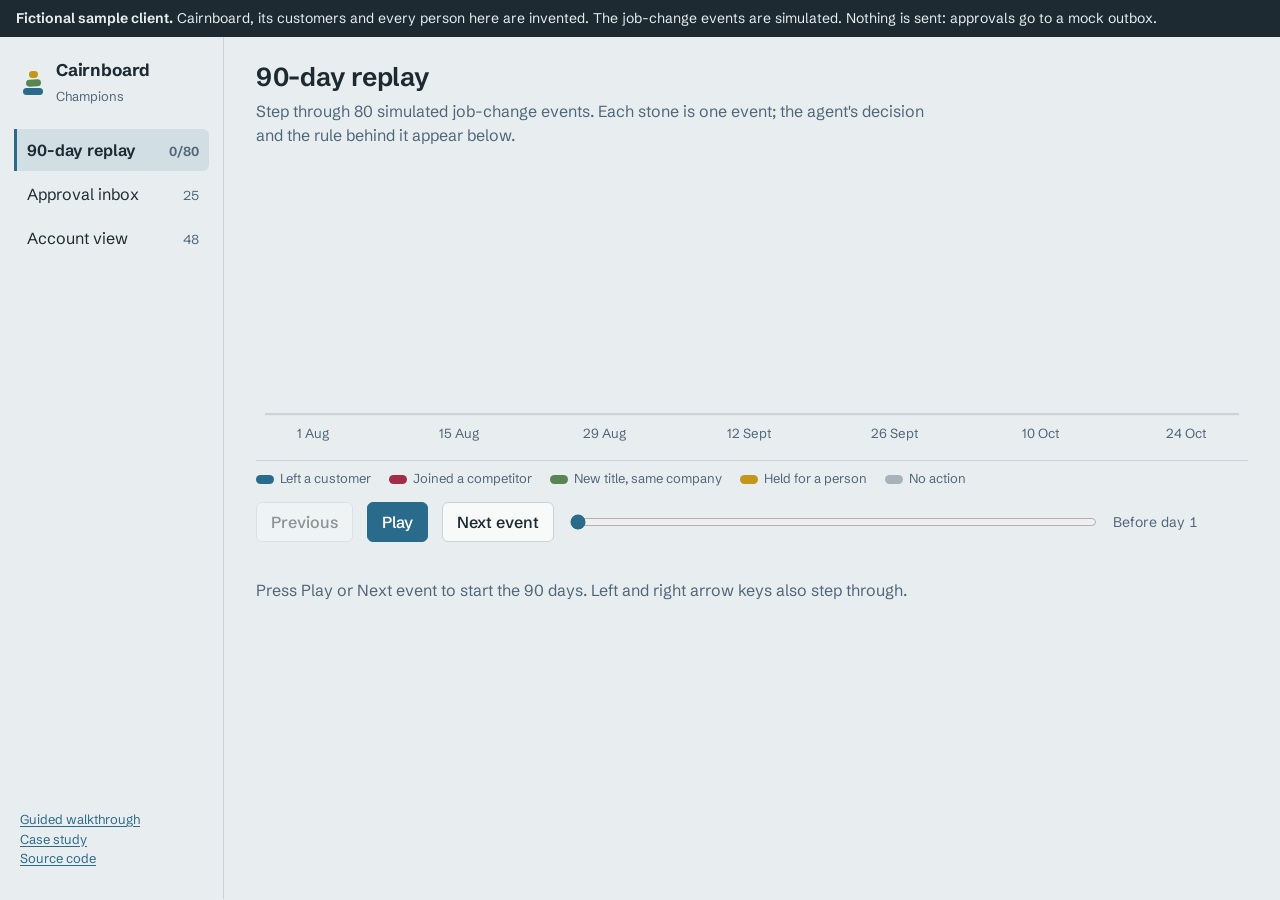
<file: docs/index.html>
<!doctype html>
<html lang="en">
<head>
<meta charset="utf-8">
<meta name="viewport" content="width=device-width, initial-scale=1">
<title>Cairnboard Champions: job-change agent demo</title>
<meta name="description" content="Demo of an event-driven agent that tracks champion job changes. Fictional sample client, simulated events, nothing is sent.">
<link rel="preconnect" href="https://fonts.googleapis.com">
<link rel="preconnect" href="https://fonts.gstatic.com" crossorigin>
<link href="https://fonts.googleapis.com/css2?family=Newsreader:ital,opsz,wght@0,6..72,400;0,6..72,600;1,6..72,400&family=Schibsted+Grotesk:wght@400;500;600;700&display=swap" rel="stylesheet">
<link rel="stylesheet" href="style.css">
</head>
<body>
<div class="notice"><b>Fictional sample client.</b> Cairnboard, its customers and every person here are invented. The job-change events are simulated. Nothing is sent: approvals go to a mock outbox.</div>
<div class="shell">
  <aside class="rail">
    <div class="brand">
      <svg viewBox="0 0 26 30" aria-hidden="true"><rect x="3" y="21" width="20" height="7" rx="3.5" fill="var(--tarn)"/><rect x="6" y="12.5" width="15" height="7" rx="3.5" fill="var(--lichen)" transform="rotate(-3 13 16)"/><rect x="9" y="4" width="9" height="7" rx="3.5" fill="var(--gorse)" transform="rotate(4 13 7)"/></svg>
      <div><strong>Cairnboard</strong><span>Champions</span></div>
    </div>
    <nav class="nav" aria-label="Views">
      <button data-view="replay">90-day replay <span class="count" id="c-replay"></span></button>
      <button data-view="inbox">Approval inbox <span class="count" id="c-inbox"></span></button>
      <button data-view="account">Account view <span class="count" id="c-account"></span></button>
    </nav>
    <p class="railnote"><a href="walkthrough.html">Guided walkthrough</a><br><a href="case-study.html">Case study</a><br><a href="https://github.com/RyColls/champion-job-change-agent">Source code</a></p>
  </aside>
  <main class="main" id="main" tabindex="-1"></main>
</div>
<script id="data" type="application/json">{"feed":"eval2","backend":"recorded","rules":{"N1":"Structured event, no model needed","N2":"Free-text event: a model extracted the fields and every value was found verbatim in the text","I1":"Identity score met the confirm threshold (6.0)","C1":"Destination classified against the customer, prospect and competitor lists","D1":"First time this person and destination were seen","W1":"Contact is a champion or executive sponsor","X1":"Final label recorded","G1":"Duplicate of an earlier event: logged, no second task","G2":"Identity score below the review threshold: not the same person, no action","G3":"Identity score in the review band: a human settles it, no play fires","G4":"Contact is not on the watch list (champions and executive sponsors only): logged, no play","G5":"Event text could not be normalized and validated: sent to review, no play","fit_prospect":"Moved to a company that fits and is not a customer","customer":"Moved to an existing customer","competitor":"Moved to a competitor: outreach suppressed","nofit_prospect":"Moved to a company that does not fit","none":"No new employer known","same_company":"Same company, new title","unknown":"Moved to a company that is not in any list"},"rolelabel":{"champion":"Champion","exec_sponsor":"Executive sponsor","admin":"Admin","power_user":"Power user"},"events":[{"event_id":"E001","received_at":"2026-08-05","source":"simulated-feed","format":"structured","structured":{"full_name":"Leila Holloway","prior_employer":"The Knollscope","prior_title":null,"prior_email_domain":"knollscope.example","new_employer":"Knoll bridge","new_title":"UX Researcher","location":"Seattle"}},{"event_id":"E002","received_at":"2026-08-09","source":"simulated-feed","format":"text","text":"Thrilled to share I'm starting a new chapter as Senior Product Manager at Northwindstack! After a great run at Tesselscope, onward. — Chloe Gallagher, London"},{"event_id":"E003","received_at":"2026-08-10","source":"simulated-feed","format":"structured","structured":{"full_name":"Diego Marchetti","prior_employer":"Islehub Inc.","prior_title":"Principal Product Manager","prior_email_domain":"islehub.example","new_employer":"emberport","new_title":"Customer Insights Analyst","location":"Atlanta"}},{"event_id":"E004","received_at":"2026-08-13","source":"simulated-feed","format":"structured","structured":{"full_name":"Rohan Okafor","prior_employer":"The Northwindyard","prior_title":"Product Operations Lead","prior_email_domain":null,"new_employer":"The Mosaiclabs","new_title":"Associate Product Manager","location":null}},{"event_id":"E005","received_at":"2026-08-13","source":"simulated-feed","format":"structured","structured":{"full_name":"Callum Everhart","prior_employer":"THISTLELABS","prior_title":"Group Product Manager","prior_email_domain":"thistlelabs.example","new_employer":"Quartzmint, Inc.","new_title":"VP Product","location":null}},{"event_id":"E006","received_at":"2026-08-13","source":"simulated-feed","format":"structured","structured":{"full_name":"Julian Moreau","prior_employer":"MOSAICWAVE","prior_title":null,"prior_email_domain":"mosaicwave.example","new_employer":"MOSAICWAVE","new_title":"Principal Product Manager","location":"Singapore"}},{"event_id":"E007","received_at":"2026-08-15","source":"simulated-feed","format":"structured","structured":{"full_name":"Lucas Delacroix","prior_employer":"Thistlebase Inc.","prior_title":"Associate Product Manager","prior_email_domain":null,"new_employer":"Harborflow, Inc.","new_title":"Customer Insights Analyst","location":"London"}},{"event_id":"E008","received_at":"2026-08-16","source":"simulated-feed","format":"text","text":"Thrilled to share I'm starting a new chapter as VP Product at Quartz mint! After a great run at Thistlelabs, onward. — Callum Everhart, Berlin"},{"event_id":"E009","received_at":"2026-08-17","source":"simulated-feed","format":"structured","structured":{"full_name":"Jonathan Farouk","prior_employer":"Thistlepath, Inc.","prior_title":"Product Operations Lead","prior_email_domain":"thistlepath.example","new_employer":null,"new_title":null,"location":"Portland"}},{"event_id":"E010","received_at":"2026-08-18","source":"simulated-feed","format":"text","text":"Thrilled to share I'm starting a new chapter as Product Operations Lead at harborlabs! After a great run at pylonmint, onward. — Jon Underhill, Denver"},{"event_id":"E011","received_at":"2026-08-19","source":"simulated-feed","format":"structured","structured":{"full_name":"Kwame Bakshi","prior_employer":"Gantrypath Inc.","prior_title":"Principal Product Manager","prior_email_domain":"gantrypath.example","new_employer":"Heron line","new_title":"Senior Product Manager","location":"Atlanta"}},{"event_id":"E012","received_at":"2026-08-19","source":"simulated-feed","format":"text","text":"Congratulations to Noor Fairbanks, now Product Manager at Kestrelworks (formerly Senior Product Manager)."},{"event_id":"E013","received_at":"2026-08-20","source":"simulated-feed","format":"structured","structured":{"full_name":"Camila Yamada","prior_employer":null,"prior_title":"Head of Product","prior_email_domain":null,"new_employer":"Latticelabs Inc.","new_title":"Associate Product Manager","location":"Berlin"}},{"event_id":"E014","received_at":"2026-08-20","source":"simulated-feed","format":"structured","structured":{"full_name":"Malik Oyelaran","prior_employer":"Ferroyard","prior_title":"Chief Product Officer","prior_email_domain":null,"new_employer":"Ferroyard","new_title":"Head of Product","location":"Berlin"}},{"event_id":"E015","received_at":"2026-08-21","source":"simulated-feed","format":"text","text":"Elizabeth Thorne has joined Zephyrdock as Principal Product Manager. Previously UX Researcher at cobaltbridge. Based in Seattle."},{"event_id":"E016","received_at":"2026-08-22","source":"simulated-feed","format":"structured","structured":{"full_name":"Jon Achterberg","prior_employer":"emberscope","prior_title":"Principal PM","prior_email_domain":"emberscope.example","new_employer":null,"new_title":null,"location":"Portland"}},{"event_id":"E017","received_at":"2026-08-24","source":"simulated-feed","format":"structured","structured":{"full_name":"Kwame Sorensen","prior_employer":"isleworks","prior_title":"Sr Product Manager","prior_email_domain":null,"new_employer":"Verityflow Inc.","new_title":"Senior Product Manager","location":"Atlanta"}},{"event_id":"E018","received_at":"2026-08-26","source":"simulated-feed","format":"text","text":"Thrilled to share I'm starting a new chapter as UX Researcher at Zephyrport! After a great run at Tamarackforge, onward. — Marisol Abernathy, Denver"},{"event_id":"E019","received_at":"2026-08-27","source":"simulated-feed","format":"text","text":"Idris Mahlangu has joined Northwind dock as Chief Product Officer. Previously Product Manager at The Zephyrstack. Based in Dublin."},{"event_id":"E020","received_at":"2026-08-28","source":"simulated-feed","format":"text","text":"Thrilled to share I'm starting a new chapter as Principal Product Manager at Latticelabs! — Lucia Sinclair, Denver"},{"event_id":"E021","received_at":"2026-08-29","source":"simulated-feed","format":"structured","structured":{"full_name":"Arjun Reyes","prior_employer":"The Latticepoint","prior_title":"UX Researcher","prior_email_domain":null,"new_employer":"Gantrystack","new_title":"Product Designer","location":"Boston"}},{"event_id":"E022","received_at":"2026-08-29","source":"simulated-feed","format":"structured","structured":{"full_name":"Chloe Eriksen","prior_employer":"Mosaicscope","prior_title":"Product Manager","prior_email_domain":null,"new_employer":"Mosaicscope","new_title":"Senior Product Manager","location":"Chicago"}},{"event_id":"E023","received_at":"2026-08-29","source":"simulated-feed","format":"structured","structured":{"full_name":"Zainab Hashemi","prior_employer":"Fableyard Inc.","prior_title":"Group Product Manager","prior_email_domain":null,"new_employer":"KESTRELLABS","new_title":"Associate Product Manager","location":"Portland"}},{"event_id":"E024","received_at":"2026-08-30","source":"simulated-feed","format":"text","text":"Idris Iyer has joined Pylonyard as Group Product Manager. Previously PM at Brindle base."},{"event_id":"E025","received_at":"2026-08-30","source":"simulated-feed","format":"structured","structured":{"full_name":"Camila Whitfield","prior_employer":null,"prior_title":null,"prior_email_domain":"marlowlabs.example","new_employer":"Tamarackwave, Inc.","new_title":"VP Product","location":"Dublin"}},{"event_id":"E026","received_at":"2026-08-31","source":"simulated-feed","format":"text","text":"Matt Voss has joined Fathomgrid Inc as Chief Product Officer. Previously Chief Product Officer at Tamarackpath. Based in Seattle."},{"event_id":"E027","received_at":"2026-09-02","source":"simulated-feed","format":"structured","structured":{"full_name":"Idris Eriksen","prior_employer":"Jaspercast","prior_title":"Head of Product","prior_email_domain":null,"new_employer":"Jaspercast","new_title":"Chief Product Officer","location":null}},{"event_id":"E028","received_at":"2026-09-03","source":"simulated-feed","format":"structured","structured":{"full_name":"Matt Fontaine","prior_employer":"Latticeworks","prior_title":"Head of Product","prior_email_domain":null,"new_employer":"SABLEFLOW","new_title":"Senior Product Manager","location":"Berlin"}},{"event_id":"E029","received_at":"2026-09-03","source":"simulated-feed","format":"structured","structured":{"full_name":"Diego Yilmaz","prior_employer":"Lumen labs","prior_title":"VP Product","prior_email_domain":null,"new_employer":null,"new_title":null,"location":"Dublin"}},{"event_id":"E030","received_at":"2026-09-05","source":"simulated-feed","format":"text","text":"Congratulations to Samantha Sandoval, now Product Operations Lead at opalloop."},{"event_id":"E031","received_at":"2026-09-07","source":"simulated-feed","format":"structured","structured":{"full_name":"Wanjiru Montgomery","prior_employer":null,"prior_title":"Head of Product","prior_email_domain":"hollisgrid.example","new_employer":"TAMARACKPORT","new_title":"Head of Product","location":"Seattle"}},{"event_id":"E032","received_at":"2026-09-08","source":"simulated-feed","format":"structured","structured":{"full_name":"Nadia Jovanovic","prior_employer":"Knollyard Inc.","prior_title":"Chief Product Officer","prior_email_domain":"knollyard.example","new_employer":"Knollyard Inc.","new_title":"VP Product","location":"Seattle"}},{"event_id":"E033","received_at":"2026-09-10","source":"simulated-feed","format":"text","text":"Rohan Iyer has joined Cobaltstack Inc as Chief Product Officer. Previously Principal Product Manager at Harborcast."},{"event_id":"E034","received_at":"2026-09-11","source":"simulated-feed","format":"structured","structured":{"full_name":"Camila Nguyen","prior_employer":"Islepoint","prior_title":"VP Product","prior_email_domain":"islepoint.example","new_employer":"Alder path","new_title":"Head of Product","location":"Austin"}},{"event_id":"E035","received_at":"2026-09-11","source":"simulated-feed","format":"structured","structured":{"full_name":"Benjamin Kapoor","prior_employer":"veritydock","prior_title":"Principal Product Manager","prior_email_domain":"veritydock.example","new_employer":"Sableline","new_title":"Senior Product Manager","location":"Boston"}},{"event_id":"E036","received_at":"2026-09-13","source":"simulated-feed","format":"structured","structured":{"full_name":"Ravi Thorne","prior_employer":"COBALTCAST","prior_title":null,"prior_email_domain":"cobaltcast.example","new_employer":"The Hollisworks","new_title":"Product Designer","location":"London"}},{"event_id":"E037","received_at":"2026-09-16","source":"simulated-feed","format":"structured","structured":{"full_name":"Imani Dimitrov","prior_employer":"harborloop","prior_title":null,"prior_email_domain":"harborloop.example","new_employer":"Ironwoodstack","new_title":"Group Product Manager","location":"Singapore"}},{"event_id":"E038","received_at":"2026-09-20","source":"simulated-feed","format":"text","text":"Greta Okafor has joined knollforge as Group Product Manager. Previously Product Manager at Veritypoint. Based in Denver."},{"event_id":"E039","received_at":"2026-09-20","source":"simulated-feed","format":"text","text":"Thrilled to share I'm starting a new chapter as Group Product Manager at Latticelabs! After a great run at northwindpoint, onward. — Nick Zimmerman"},{"event_id":"E040","received_at":"2026-09-21","source":"simulated-feed","format":"structured","structured":{"full_name":"Samantha Underhill","prior_employer":"Cobaltcast Inc.","prior_title":null,"prior_email_domain":null,"new_employer":"Brindledock, Inc.","new_title":"Group Product Manager","location":"Toronto"}},{"event_id":"E041","received_at":"2026-09-22","source":"simulated-feed","format":"text","text":"Congratulations to Mei Adeyemi, now Senior Product Manager at Marlowlabs (formerly VP Product)."},{"event_id":"E042","received_at":"2026-09-22","source":"simulated-feed","format":"structured","structured":{"full_name":"Mateo Achterberg","prior_employer":"marlowyard","prior_title":"VP Product","prior_email_domain":null,"new_employer":"marlowyard","new_title":"Chief Product Officer","location":"Portland"}},{"event_id":"E043","received_at":"2026-09-26","source":"simulated-feed","format":"structured","structured":{"full_name":"Ravi Tran","prior_employer":"Emberbridge","prior_title":"VP Product","prior_email_domain":"emberbridge.example","new_employer":"Wrenworks, Inc.","new_title":"Group Product Manager","location":"Atlanta"}},{"event_id":"E044","received_at":"2026-09-26","source":"simulated-feed","format":"text","text":"Rohan Dunmore has joined Fablegrid as Senior Product Manager. Based in Dublin."},{"event_id":"E045","received_at":"2026-09-27","source":"simulated-feed","format":"structured","structured":{"full_name":"Anika Marchetti","prior_employer":null,"prior_title":"Product Operations Lead","prior_email_domain":null,"new_employer":"Brindleline","new_title":"Product Operations Lead","location":"Portland"}},{"event_id":"E046","received_at":"2026-09-28","source":"simulated-feed","format":"text","text":"Thrilled to share I'm starting a new chapter as Group Product Manager at The Wrenworks! After a great run at Ember bridge, onward. — Ravi Tran, Atlanta"},{"event_id":"E047","received_at":"2026-10-02","source":"simulated-feed","format":"structured","structured":{"full_name":"Alexander Rutherford","prior_employer":"Wren path","prior_title":"Product Manager","prior_email_domain":"wrenpath.example","new_employer":"Tesselpoint, Inc.","new_title":"Customer Insights Analyst","location":"Denver"}},{"event_id":"E048","received_at":"2026-10-03","source":"simulated-feed","format":"text","text":"Lucas Laurent has joined Jasperwave as Head of Product. Previously Head of Product. Based in Portland."},{"event_id":"E049","received_at":"2026-10-03","source":"simulated-feed","format":"structured","structured":{"full_name":"Mateo Gallagher","prior_employer":"MOSAICSCOPE","prior_title":"Chief Product Officer","prior_email_domain":null,"new_employer":"Zephyrpath","new_title":"Product Designer","location":"Portland"}},{"event_id":"E050","received_at":"2026-10-04","source":"simulated-feed","format":"text","text":"Benjamin Ortega has joined Wren dock as UX Researcher. Previously Group PM at Isle yard. Based in Austin."},{"event_id":"E051","received_at":"2026-10-05","source":"simulated-feed","format":"structured","structured":{"full_name":"Marcus Everhart","prior_employer":"nimbusbase","prior_title":"Group Product Manager","prior_email_domain":"nimbusbase.example","new_employer":"Deltapath","new_title":"Product Designer","location":"Chicago"}},{"event_id":"E052","received_at":"2026-10-07","source":"simulated-feed","format":"structured","structured":{"full_name":"Imani Banerjee","prior_employer":"Umberforge","prior_title":"Head of Product","prior_email_domain":null,"new_employer":"brindleflow","new_title":"Chief Product Officer","location":"Portland"}},{"event_id":"E053","received_at":"2026-10-08","source":"simulated-feed","format":"structured","structured":{"full_name":"Viktor Navarro","prior_employer":"lumenflow","prior_title":"Associate Product Manager","prior_email_domain":null,"new_employer":"Wren cast","new_title":"Product Operations Lead","location":"Toronto"}},{"event_id":"E054","received_at":"2026-10-09","source":"simulated-feed","format":"structured","structured":{"full_name":"Felix Vasquez","prior_employer":"tesselloop","prior_title":"Product Ops Lead","prior_email_domain":"tesselloop.example","new_employer":"Cobaltdock Inc.","new_title":"Product Manager","location":"Austin"}},{"event_id":"E055","received_at":"2026-10-09","source":"simulated-feed","format":"structured","structured":{"full_name":"Matthew Patel","prior_employer":"The Thistlepath","prior_title":"Product Manager","prior_email_domain":null,"new_employer":"The Thistlepath","new_title":"VP Product","location":"Chicago"}},{"event_id":"E056","received_at":"2026-10-09","source":"simulated-feed","format":"structured","structured":{"full_name":"Oliver Escobar","prior_employer":"ALDERCAST","prior_title":"Head of Product","prior_email_domain":null,"new_employer":"tamarackyard","new_title":"UX Researcher","location":null}},{"event_id":"E057","received_at":"2026-10-09","source":"simulated-feed","format":"structured","structured":{"full_name":"Jonathan Fairbanks","prior_employer":"Cobaltyard, Inc.","prior_title":"Principal Product Manager","prior_email_domain":null,"new_employer":"Orchardport","new_title":"Senior Product Manager","location":"Denver"}},{"event_id":"E058","received_at":"2026-10-09","source":"simulated-feed","format":"structured","structured":{"full_name":"Marisol Castellano","prior_employer":"Juniperworks Inc.","prior_title":"VP Product","prior_email_domain":"juniperworks.example","new_employer":"Juniperworks Inc.","new_title":"Head of Product","location":"Atlanta"}},{"event_id":"E059","received_at":"2026-10-09","source":"simulated-feed","format":"structured","structured":{"full_name":"Greta Sinclair","prior_employer":null,"prior_title":"Group Product Manager","prior_email_domain":null,"new_employer":"Brindlebridge","new_title":"Product Designer","location":"Portland"}},{"event_id":"E060","received_at":"2026-10-10","source":"simulated-feed","format":"structured","structured":{"full_name":"Marisol Tanaka","prior_employer":"Opalscope","prior_title":null,"prior_email_domain":"opalscope.example","new_employer":"glintcast","new_title":"Customer Insights Analyst","location":"Berlin"}},{"event_id":"E061","received_at":"2026-10-10","source":"simulated-feed","format":"text","text":"Thrilled to share I'm starting a new chapter as Group Product Manager at Willowforge! After a great run at fathomlabs, onward. — Imani Moreau, Berlin"},{"event_id":"E062","received_at":"2026-10-11","source":"simulated-feed","format":"structured","structured":{"full_name":"Marisol Farouk","prior_employer":"estuaryhub","prior_title":"Head of Product","prior_email_domain":"estuaryhub.example","new_employer":null,"new_title":null,"location":"Portland"}},{"event_id":"E063","received_at":"2026-10-12","source":"simulated-feed","format":"structured","structured":{"full_name":"Anika Varga","prior_employer":"Umberyard","prior_title":"Product Operations Lead","prior_email_domain":null,"new_employer":"EMBERLOOP","new_title":"Associate Product Manager","location":"Austin"}},{"event_id":"E064","received_at":"2026-10-14","source":"simulated-feed","format":"text","text":"Congratulations to Marisol Delacroix, now Product Manager at Deltastack (formerly Chief Product Officer)."},{"event_id":"E065","received_at":"2026-10-14","source":"simulated-feed","format":"text","text":"Thrilled to share I'm starting a new chapter as Group Product Manager at Kestrelhub! After a great run at Tamarackport Inc, onward. — Leila Prescott, Toronto"},{"event_id":"E066","received_at":"2026-10-14","source":"simulated-feed","format":"text","text":"Marisol Tanaka has joined Glintcast as Customer Insights Analyst. Previously Head of Product at Opal scope. Based in Berlin."},{"event_id":"E067","received_at":"2026-10-15","source":"simulated-feed","format":"structured","structured":{"full_name":"Tamsin Montgomery","prior_employer":"Fathompoint","prior_title":"Head of Product","prior_email_domain":null,"new_employer":"Corvidflow","new_title":"Product Operations Lead","location":"London"}},{"event_id":"E068","received_at":"2026-10-15","source":"simulated-feed","format":"structured","structured":{"full_name":"Alexander Moreau","prior_employer":"Ironwoodpoint, Inc.","prior_title":"Senior Product Manager","prior_email_domain":null,"new_employer":"Northwindstack, Inc.","new_title":"Chief Product Officer","location":"Dublin"}},{"event_id":"E069","received_at":"2026-10-15","source":"simulated-feed","format":"text","text":"Hannah Quinlan has joined The Basaltstack as Customer Insights Analyst. Previously Sr Product Manager at Quill works."},{"event_id":"E070","received_at":"2026-10-15","source":"simulated-feed","format":"text","text":"Thrilled to share I'm starting a new chapter as Senior Product Manager at The Ferromint! After a great run at The Graniteport, onward. — Samantha Pereira, Atlanta"},{"event_id":"E071","received_at":"2026-10-20","source":"simulated-feed","format":"structured","structured":{"full_name":"Theo Lombardi","prior_employer":"Jasperscope","prior_title":"Principal Product Manager","prior_email_domain":"jasperscope.example","new_employer":"Nimbuspoint","new_title":"Product Designer","location":"Berlin"}},{"event_id":"E072","received_at":"2026-10-20","source":"simulated-feed","format":"structured","structured":{"full_name":"Imani Rutherford","prior_employer":"KNOLLWAVE","prior_title":"Chief Product Officer","prior_email_domain":"knollwave.example","new_employer":"Fathomline","new_title":"Chief Product Officer","location":"London"}},{"event_id":"E073","received_at":"2026-10-21","source":"simulated-feed","format":"text","text":"Imani Rutherford has joined Fathomline as Chief Product Officer. Previously Chief Product Officer at The Knollwave. Based in Austin."},{"event_id":"E074","received_at":"2026-10-22","source":"simulated-feed","format":"structured","structured":{"full_name":"Mateo Adeyemi","prior_employer":"Emberloop Inc.","prior_title":null,"prior_email_domain":null,"new_employer":null,"new_title":null,"location":"London"}},{"event_id":"E075","received_at":"2026-10-25","source":"simulated-feed","format":"text","text":"Yusuf Kapoor has joined Willow labs as Product Designer. Previously Principal Product Manager at The Lumenport. Based in Singapore."},{"event_id":"E076","received_at":"2026-10-25","source":"simulated-feed","format":"text","text":"Arjun Banerjee has joined Thistleline as Principal Product Manager. Previously Associate Product Manager at Zephyrport. Based in Denver."},{"event_id":"E077","received_at":"2026-10-25","source":"simulated-feed","format":"structured","structured":{"full_name":"Viktor Thorne","prior_employer":"Knoll works","prior_title":"Senior Product Manager","prior_email_domain":null,"new_employer":"Alder dock","new_title":"Product Operations Lead","location":"Boston"}},{"event_id":"E078","received_at":"2026-10-27","source":"simulated-feed","format":"text","text":"Thrilled to share I'm starting a new chapter as Product Operations Lead at mosaiclabs! After a great run at Estuaryyard Inc, onward. — Anders Novak, Singapore"},{"event_id":"E079","received_at":"2026-10-27","source":"simulated-feed","format":"text","text":"Kate Laurent has joined The Jasperwave as Product Operations Lead. Previously Product Operations Lead at Vantagelabs Inc. Based in Dublin."},{"event_id":"E080","received_at":"2026-10-29","source":"simulated-feed","format":"structured","structured":{"full_name":"Santiago Gallagher","prior_employer":"DELTACAST","prior_title":"Group Product Manager","prior_email_domain":"deltacast.example","new_employer":"Holliscast, Inc.","new_title":"Principal Product Manager","location":"Dublin"}}],"decisions":[{"event_id":"E001","received_at":"2026-08-05","label":"departure:fit_prospect","rule":"R1","plays":{"risk_flag":"F001","csm_task":"T001","new_contact":"NK001","queue_item":"Q001"},"steps":[{"step":"normalize","rule":"N1","outcome":"ok","detail":"structured event, no AI needed"},{"step":"identity","rule":"I1","outcome":"confirmed","detail":"score 9.0 meets the confirm threshold 6.0. The event name matches the record exactly, and the prior employer (Knollscope) and prior e-mail domain (knollscope.example) both match the account, for a score of 9.0 against the 6.0 confirm threshold. The location differs (Seattle vs Toronto), but that carries no penalty because people relocate. Together this supports the confirmed decision that the event is about our contact."},{"step":"classify","rule":"C1","outcome":"ok","detail":"destination=fit_prospect (Knollbridge)"},{"step":"dedupe","rule":"D1","outcome":"ok","detail":"first time this person and destination were seen"},{"step":"watchlist","rule":"W1","outcome":"ok","detail":"exec_sponsor is on the watch list"},{"step":"rules","rule":"R1","outcome":"ok","detail":"Moved to a company that fits and is not a customer"},{"step":"disposition","rule":"X1","outcome":"ok","detail":"label=departure:fit_prospect (decided by R1)"}],"payload":{"full_name":"Leila Holloway","prior_employer":"The Knollscope","prior_title":null,"prior_email_domain":"knollscope.example","new_employer":"Knoll bridge","new_title":"UX Researcher","location":"Seattle"}},{"event_id":"E002","received_at":"2026-08-09","label":"departure:fit_prospect","rule":"R1","plays":{"risk_flag":"F002","csm_task":"T002","new_contact":"NK002","queue_item":"Q002"},"steps":[{"step":"normalize","rule":"N2","outcome":"ok","detail":"extracted by claude-haiku-5-5 (Claude Code subagent); every value found verbatim in the text"},{"step":"identity","rule":"I1","outcome":"confirmed","detail":"score 7.0 meets the confirm threshold 6.0. The full name matches exactly, the prior employer is Tesselscope as in our records, and the location (London) matches. That adds up to 7.0, above the 6.0 confirm threshold, so the event is confirmed as being about our contact."},{"step":"classify","rule":"C1","outcome":"ok","detail":"destination=fit_prospect (Northwindstack)"},{"step":"dedupe","rule":"D1","outcome":"ok","detail":"first time this person and destination were seen"},{"step":"watchlist","rule":"W1","outcome":"ok","detail":"exec_sponsor is on the watch list"},{"step":"rules","rule":"R1","outcome":"ok","detail":"Moved to a company that fits and is not a customer"},{"step":"disposition","rule":"X1","outcome":"ok","detail":"label=departure:fit_prospect (decided by R1)"}],"payload":{"full_name":"Chloe Gallagher","prior_employer":"Tesselscope","prior_title":null,"prior_email_domain":null,"new_employer":"Northwindstack","new_title":"Senior Product Manager","location":"London"}},{"event_id":"E003","received_at":"2026-08-10","label":"departure:customer","rule":"R2","plays":{"risk_flag":"F003","csm_task":"T003","notification":"N001"},"steps":[{"step":"normalize","rule":"N1","outcome":"ok","detail":"structured event, no AI needed"},{"step":"identity","rule":"I1","outcome":"confirmed","detail":"score 11.0 meets the confirm threshold 6.0. Every signal lines up: exact name match, prior employer Islehub, prior e-mail domain islehub.example, location Atlanta, and a similar title (Principal Product Manager). The score of 11.0 is well above the 6.0 confirm threshold, so the event is confirmed as being about our contact."},{"step":"classify","rule":"C1","outcome":"ok","detail":"destination=customer (Emberport)"},{"step":"dedupe","rule":"D1","outcome":"ok","detail":"first time this person and destination were seen"},{"step":"watchlist","rule":"W1","outcome":"ok","detail":"champion is on the watch list"},{"step":"rules","rule":"R2","outcome":"ok","detail":"Moved to an existing customer"},{"step":"disposition","rule":"X1","outcome":"ok","detail":"label=departure:customer (decided by R2)"}],"payload":{"full_name":"Diego Marchetti","prior_employer":"Islehub Inc.","prior_title":"Principal Product Manager","prior_email_domain":"islehub.example","new_employer":"emberport","new_title":"Customer Insights Analyst","location":"Atlanta"}},{"event_id":"E004","received_at":"2026-08-13","label":"departure:unknown_company","rule":"R7","plays":{"risk_flag":"F004","csm_task":"T004","revops_review":"Q003"},"steps":[{"step":"normalize","rule":"N1","outcome":"ok","detail":"structured event, no AI needed"},{"step":"identity","rule":"I1","outcome":"confirmed","detail":"score 7.0 meets the confirm threshold 6.0. The full name matches exactly, the prior employer is Northwindyard, and the prior title (Product Operations Lead) is similar to the one on record. The 7.0 score meets the 6.0 confirm threshold, so the event is confirmed as being about our contact."},{"step":"classify","rule":"C1","outcome":"ok","detail":"destination=unknown"},{"step":"dedupe","rule":"D1","outcome":"ok","detail":"first time this person and destination were seen"},{"step":"watchlist","rule":"W1","outcome":"ok","detail":"champion is on the watch list"},{"step":"rules","rule":"R7","outcome":"ok","detail":"Moved to a company that is not in any list"},{"step":"disposition","rule":"X1","outcome":"ok","detail":"label=departure:unknown_company (decided by R7)"}],"payload":{"full_name":"Rohan Okafor","prior_employer":"The Northwindyard","prior_title":"Product Operations Lead","prior_email_domain":null,"new_employer":"The Mosaiclabs","new_title":"Associate Product Manager","location":null}},{"event_id":"E005","received_at":"2026-08-13","label":"departure:fit_prospect","rule":"R1","plays":{"risk_flag":"F005","csm_task":"T005","new_contact":"NK003","queue_item":"Q004"},"steps":[{"step":"normalize","rule":"N1","outcome":"ok","detail":"structured event, no AI needed"},{"step":"identity","rule":"I1","outcome":"confirmed","detail":"score 10.0 meets the confirm threshold 6.0. The name matches exactly, the prior employer is Thistlelabs, the prior e-mail domain (thistlelabs.example) matches the account, and the title (Group Product Manager) is similar. The score of 10.0 clears the 6.0 confirm threshold, so the event is confirmed as being about our contact."},{"step":"classify","rule":"C1","outcome":"ok","detail":"destination=fit_prospect (Quartzmint)"},{"step":"dedupe","rule":"D1","outcome":"ok","detail":"first time this person and destination were seen"},{"step":"watchlist","rule":"W1","outcome":"ok","detail":"champion is on the watch list"},{"step":"rules","rule":"R1","outcome":"ok","detail":"Moved to a company that fits and is not a customer"},{"step":"disposition","rule":"X1","outcome":"ok","detail":"label=departure:fit_prospect (decided by R1)"}],"payload":{"full_name":"Callum Everhart","prior_employer":"THISTLELABS","prior_title":"Group Product Manager","prior_email_domain":"thistlelabs.example","new_employer":"Quartzmint, Inc.","new_title":"VP Product","location":null}},{"event_id":"E006","received_at":"2026-08-13","label":"same_company_title_change","rule":"R6","plays":{"record_update":"U001"},"steps":[{"step":"normalize","rule":"N1","outcome":"ok","detail":"structured event, no AI needed"},{"step":"identity","rule":"I1","outcome":"confirmed","detail":"score 10.0 meets the confirm threshold 6.0. The full name matches exactly, the prior employer is Mosaicwave, the prior e-mail domain (mosaicwave.example) matches the account, and the location (Singapore) matches. This gives 10.0, above the 6.0 confirm threshold, so the event is confirmed as being about our contact."},{"step":"classify","rule":"C1","outcome":"ok","detail":"destination=same_company (Mosaicwave)"},{"step":"dedupe","rule":"D1","outcome":"ok","detail":"first time this person and destination were seen"},{"step":"watchlist","rule":"W1","outcome":"ok","detail":"exec_sponsor is on the watch list"},{"step":"rules","rule":"R6","outcome":"ok","detail":"Same company, new title"},{"step":"disposition","rule":"X1","outcome":"ok","detail":"label=same_company_title_change (decided by R6)"}],"payload":{"full_name":"Julian Moreau","prior_employer":"MOSAICWAVE","prior_title":null,"prior_email_domain":"mosaicwave.example","new_employer":"MOSAICWAVE","new_title":"Principal Product Manager","location":"Singapore"}},{"event_id":"E007","received_at":"2026-08-15","label":"no_match","rule":"G2","plays":{},"steps":[{"step":"normalize","rule":"N1","outcome":"ok","detail":"structured event, no AI needed"},{"step":"identity","rule":"G2","outcome":"no_match","detail":"score -0.5 is below the review threshold 3.5. Only the name matches. The prior employer (Thistlebase Inc.) is not Willowworks, which costs 3.0 points, and the prior title (Associate Product Manager) differs from Head of Product. The location difference (London vs Dublin) carries no penalty. The resulting score of -0.5 is below the 3.5 review threshold, so this is treated as no match."},{"step":"classify","rule":"G2","outcome":"skipped","detail":"not reached: stopped at identity by G2"},{"step":"dedupe","rule":"G2","outcome":"skipped","detail":"not reached: stopped at identity by G2"},{"step":"watchlist","rule":"G2","outcome":"skipped","detail":"not reached: stopped at identity by G2"},{"step":"rules","rule":"G2","outcome":"skipped","detail":"not reached: stopped at identity by G2"},{"step":"disposition","rule":"X1","outcome":"ok","detail":"label=no_match (decided by G2)"}],"payload":{"full_name":"Lucas Delacroix","prior_employer":"Thistlebase Inc.","prior_title":"Associate Product Manager","prior_email_domain":null,"new_employer":"Harborflow, Inc.","new_title":"Customer Insights Analyst","location":"London"}},{"event_id":"E008","received_at":"2026-08-16","label":"duplicate","rule":"G1","plays":{},"steps":[{"step":"normalize","rule":"N2","outcome":"ok","detail":"extracted by claude-haiku-5-5 (Claude Code subagent); every value found verbatim in the text"},{"step":"identity","rule":"I1","outcome":"confirmed","detail":"score 7.0 meets the confirm threshold 6.0. The full name matches exactly, the prior employer is Thistlelabs as in our records, and the location (Berlin) matches. The score of 7.0 meets the 6.0 confirm threshold, so the event is confirmed as being about our contact."},{"step":"classify","rule":"C1","outcome":"ok","detail":"destination=fit_prospect (Quartzmint)"},{"step":"dedupe","rule":"G1","outcome":"duplicate","detail":"same person and destination already handled 3 days earlier"},{"step":"watchlist","rule":"G1","outcome":"skipped","detail":"not reached: stopped at dedupe by G1"},{"step":"rules","rule":"G1","outcome":"skipped","detail":"not reached: stopped at dedupe by G1"},{"step":"disposition","rule":"X1","outcome":"ok","detail":"label=duplicate (decided by G1)"}],"payload":{"full_name":"Callum Everhart","prior_employer":"Thistlelabs","prior_title":null,"prior_email_domain":null,"new_employer":"Quartz mint","new_title":"VP Product","location":"Berlin"}},{"event_id":"E009","received_at":"2026-08-17","label":"departure:no_new_employer","rule":"R5","plays":{"risk_flag":"F006","csm_task":"T006"},"steps":[{"step":"normalize","rule":"N1","outcome":"ok","detail":"structured event, no AI needed"},{"step":"identity","rule":"I1","outcome":"confirmed","detail":"score 11.0 meets the confirm threshold 6.0. The name matches exactly, as do the prior employer (Thistlepath), the prior e-mail domain (thistlepath.example) and the location (Portland), and the prior title (Product Operations Lead) is similar. The score of 11.0 is well above the 6.0 confirm threshold, so the event is confirmed as being about our contact."},{"step":"classify","rule":"C1","outcome":"ok","detail":"destination=none"},{"step":"dedupe","rule":"D1","outcome":"ok","detail":"first time this person and destination were seen"},{"step":"watchlist","rule":"W1","outcome":"ok","detail":"champion is on the watch list"},{"step":"rules","rule":"R5","outcome":"ok","detail":"No new employer known"},{"step":"disposition","rule":"X1","outcome":"ok","detail":"label=departure:no_new_employer (decided by R5)"}],"payload":{"full_name":"Jonathan Farouk","prior_employer":"Thistlepath, Inc.","prior_title":"Product Operations Lead","prior_email_domain":"thistlepath.example","new_employer":null,"new_title":null,"location":"Portland"}},{"event_id":"E010","received_at":"2026-08-18","label":"departure:fit_prospect","rule":"R1","plays":{"risk_flag":"F007","csm_task":"T007","new_contact":"NK004","queue_item":"Q005"},"steps":[{"step":"normalize","rule":"N2","outcome":"ok","detail":"extracted by claude-haiku-5-5 (Claude Code subagent); every value found verbatim in the text"},{"step":"identity","rule":"I1","outcome":"confirmed","detail":"score 6.5 meets the confirm threshold 6.0. Jon is a known variant of Jonathan and the surname matches, which earns 2.5 points. The prior employer (Pylonmint) and the location (Denver) also match. The score of 6.5 meets the 6.0 confirm threshold, so the event is confirmed as being about our contact."},{"step":"classify","rule":"C1","outcome":"ok","detail":"destination=fit_prospect (Harborlabs)"},{"step":"dedupe","rule":"D1","outcome":"ok","detail":"first time this person and destination were seen"},{"step":"watchlist","rule":"W1","outcome":"ok","detail":"champion is on the watch list"},{"step":"rules","rule":"R1","outcome":"ok","detail":"Moved to a company that fits and is not a customer"},{"step":"disposition","rule":"X1","outcome":"ok","detail":"label=departure:fit_prospect (decided by R1)"}],"payload":{"full_name":"Jon Underhill","prior_employer":"pylonmint","prior_title":null,"prior_email_domain":null,"new_employer":"harborlabs","new_title":"Product Operations Lead","location":"Denver"}},{"event_id":"E011","received_at":"2026-08-19","label":"departure:nofit_prospect","rule":"R4","plays":{"risk_flag":"F008","csm_task":"T008"},"steps":[{"step":"normalize","rule":"N1","outcome":"ok","detail":"structured event, no AI needed"},{"step":"identity","rule":"I1","outcome":"confirmed","detail":"score 8.5 meets the confirm threshold 6.0. The surname differs (Bakshi vs Osei), so the name signal is weak at 0.5 and needs corroboration. That corroboration is strong: the prior employer (Gantrypath), prior e-mail domain (gantrypath.example), location (Atlanta) and a similar title (Principal Product Manager) all match. The score of 8.5 meets the 6.0 confirm threshold, so the event is confirmed as being about our contact."},{"step":"classify","rule":"C1","outcome":"ok","detail":"destination=nofit_prospect (Heronline)"},{"step":"dedupe","rule":"D1","outcome":"ok","detail":"first time this person and destination were seen"},{"step":"watchlist","rule":"W1","outcome":"ok","detail":"champion is on the watch list"},{"step":"rules","rule":"R4","outcome":"ok","detail":"Moved to a company that does not fit"},{"step":"disposition","rule":"X1","outcome":"ok","detail":"label=departure:nofit_prospect (decided by R4)"}],"payload":{"full_name":"Kwame Bakshi","prior_employer":"Gantrypath Inc.","prior_title":"Principal Product Manager","prior_email_domain":"gantrypath.example","new_employer":"Heron line","new_title":"Senior Product Manager","location":"Atlanta"}},{"event_id":"E012","received_at":"2026-08-19","label":"same_company_title_change","rule":"R6","plays":{"record_update":"U002"},"steps":[{"step":"normalize","rule":"N2","outcome":"ok","detail":"extracted by claude-haiku-5-5 (Claude Code subagent); every value found verbatim in the text"},{"step":"identity","rule":"I1","outcome":"confirmed","detail":"score 7.0 meets the confirm threshold 6.0. The full name matches exactly, the contact is still at Kestrelworks (with a new title there), and the prior title (Senior Product Manager) is similar to the one on record. The score of 7.0 meets the 6.0 confirm threshold, so the event is confirmed as being about our contact."},{"step":"classify","rule":"C1","outcome":"ok","detail":"destination=same_company (Kestrelworks)"},{"step":"dedupe","rule":"D1","outcome":"ok","detail":"first time this person and destination were seen"},{"step":"watchlist","rule":"W1","outcome":"ok","detail":"champion is on the watch list"},{"step":"rules","rule":"R6","outcome":"ok","detail":"Same company, new title"},{"step":"disposition","rule":"X1","outcome":"ok","detail":"label=same_company_title_change (decided by R6)"}],"payload":{"full_name":"Noor Fairbanks","prior_employer":null,"prior_title":"Senior Product Manager","prior_email_domain":null,"new_employer":"Kestrelworks","new_title":"Product Manager","location":null}},{"event_id":"E013","received_at":"2026-08-20","label":"identity_review","rule":"G3","plays":{},"steps":[{"step":"normalize","rule":"N1","outcome":"ok","detail":"structured event, no AI needed"},{"step":"identity","rule":"G3","outcome":"review","detail":"score 5.0 is between review 3.5 and confirm 6.0. The name matches exactly, the location (Berlin) matches and the prior title (Head of Product) is similar, but no prior employer was given, so that signal adds nothing. The score of 5.0 falls between the 3.5 review threshold and the 6.0 confirm threshold, so it is sent for human review rather than confirmed."},{"step":"classify","rule":"G3","outcome":"skipped","detail":"not reached: stopped at identity by G3"},{"step":"dedupe","rule":"G3","outcome":"skipped","detail":"not reached: stopped at identity by G3"},{"step":"watchlist","rule":"G3","outcome":"skipped","detail":"not reached: stopped at identity by G3"},{"step":"rules","rule":"G3","outcome":"skipped","detail":"not reached: stopped at identity by G3"},{"step":"disposition","rule":"X1","outcome":"ok","detail":"label=identity_review (decided by G3)"}],"payload":{"full_name":"Camila Yamada","prior_employer":null,"prior_title":"Head of Product","prior_email_domain":null,"new_employer":"Latticelabs Inc.","new_title":"Associate Product Manager","location":"Berlin"}},{"event_id":"E014","received_at":"2026-08-20","label":"same_company_title_change","rule":"R6","plays":{"record_update":"U003"},"steps":[{"step":"normalize","rule":"N1","outcome":"ok","detail":"structured event, no AI needed"},{"step":"identity","rule":"I1","outcome":"confirmed","detail":"score 8.0 meets the confirm threshold 6.0. The full name matches exactly, the prior employer is Ferroyard, the location (Berlin) matches, and the prior title (Chief Product Officer) is similar. The score of 8.0 is above the 6.0 confirm threshold, so the event is confirmed as being about our contact."},{"step":"classify","rule":"C1","outcome":"ok","detail":"destination=same_company (Ferroyard)"},{"step":"dedupe","rule":"D1","outcome":"ok","detail":"first time this person and destination were seen"},{"step":"watchlist","rule":"W1","outcome":"ok","detail":"exec_sponsor is on the watch list"},{"step":"rules","rule":"R6","outcome":"ok","detail":"Same company, new title"},{"step":"disposition","rule":"X1","outcome":"ok","detail":"label=same_company_title_change (decided by R6)"}],"payload":{"full_name":"Malik Oyelaran","prior_employer":"Ferroyard","prior_title":"Chief Product Officer","prior_email_domain":null,"new_employer":"Ferroyard","new_title":"Head of Product","location":"Berlin"}},{"event_id":"E015","received_at":"2026-08-21","label":"no_match","rule":"G2","plays":{},"steps":[{"step":"normalize","rule":"N2","outcome":"ok","detail":"extracted by claude-haiku-5-5 (Claude Code subagent); every value found verbatim in the text"},{"step":"identity","rule":"G2","outcome":"no_match","detail":"score -0.5 is below the review threshold 3.5. Only the name matches. The prior employer (cobaltbridge) is not Basaltforge, costing 3.0 points, and the prior title (UX Researcher) differs from VP Product. The location difference (Seattle vs Denver) carries no penalty. The score of -0.5 is below the 3.5 review threshold, so this is treated as no match."},{"step":"classify","rule":"G2","outcome":"skipped","detail":"not reached: stopped at identity by G2"},{"step":"dedupe","rule":"G2","outcome":"skipped","detail":"not reached: stopped at identity by G2"},{"step":"watchlist","rule":"G2","outcome":"skipped","detail":"not reached: stopped at identity by G2"},{"step":"rules","rule":"G2","outcome":"skipped","detail":"not reached: stopped at identity by G2"},{"step":"disposition","rule":"X1","outcome":"ok","detail":"label=no_match (decided by G2)"}],"payload":{"full_name":"Elizabeth Thorne","prior_employer":"cobaltbridge","prior_title":"UX Researcher","prior_email_domain":null,"new_employer":"Zephyrdock","new_title":"Principal Product Manager","location":"Seattle"}},{"event_id":"E016","received_at":"2026-08-22","label":"departure:no_new_employer","rule":"R5","plays":{"risk_flag":"F009","csm_task":"T009"},"steps":[{"step":"normalize","rule":"N1","outcome":"ok","detail":"structured event, no AI needed"},{"step":"identity","rule":"I1","outcome":"confirmed","detail":"score 10.5 meets the confirm threshold 6.0. Jon is a known variant of Jonathan and the surname matches, and the prior employer (Emberscope), prior e-mail domain (emberscope.example), location (Portland) and a similar title (Principal PM) all agree. The score of 10.5 is well above the 6.0 confirm threshold, so the event is confirmed as being about our contact."},{"step":"classify","rule":"C1","outcome":"ok","detail":"destination=none"},{"step":"dedupe","rule":"D1","outcome":"ok","detail":"first time this person and destination were seen"},{"step":"watchlist","rule":"W1","outcome":"ok","detail":"champion is on the watch list"},{"step":"rules","rule":"R5","outcome":"ok","detail":"No new employer known"},{"step":"disposition","rule":"X1","outcome":"ok","detail":"label=departure:no_new_employer (decided by R5)"}],"payload":{"full_name":"Jon Achterberg","prior_employer":"emberscope","prior_title":"Principal PM","prior_email_domain":"emberscope.example","new_employer":null,"new_title":null,"location":"Portland"}},{"event_id":"E017","received_at":"2026-08-24","label":"departure:fit_prospect","rule":"R1","plays":{"risk_flag":"F010","csm_task":"T010","new_contact":"NK005","queue_item":"Q007"},"steps":[{"step":"normalize","rule":"N1","outcome":"ok","detail":"structured event, no AI needed"},{"step":"identity","rule":"I1","outcome":"confirmed","detail":"score 8.0 meets the confirm threshold 6.0. The full name matches exactly, the prior employer is Isleworks, the location (Atlanta) matches, and the prior title (Sr Product Manager) is similar to Senior Product Manager. The score of 8.0 is above the 6.0 confirm threshold, so the event is confirmed as being about our contact."},{"step":"classify","rule":"C1","outcome":"ok","detail":"destination=fit_prospect (Verityflow)"},{"step":"dedupe","rule":"D1","outcome":"ok","detail":"first time this person and destination were seen"},{"step":"watchlist","rule":"W1","outcome":"ok","detail":"champion is on the watch list"},{"step":"rules","rule":"R1","outcome":"ok","detail":"Moved to a company that fits and is not a customer"},{"step":"disposition","rule":"X1","outcome":"ok","detail":"label=departure:fit_prospect (decided by R1)"}],"payload":{"full_name":"Kwame Sorensen","prior_employer":"isleworks","prior_title":"Sr Product Manager","prior_email_domain":null,"new_employer":"Verityflow Inc.","new_title":"Senior Product Manager","location":"Atlanta"}},{"event_id":"E018","received_at":"2026-08-26","label":"no_match","rule":"G2","plays":{},"steps":[{"step":"normalize","rule":"N2","outcome":"ok","detail":"extracted by claude-haiku-5-5 (Claude Code subagent); every value found verbatim in the text"},{"step":"identity","rule":"G2","outcome":"no_match","detail":"score 1.0 is below the review threshold 3.5. The name and the location (Denver) match, but the prior employer (Tamarackforge) is not Gantrywave, which costs 3.0 points. The resulting score of 1.0 is below the 3.5 review threshold, so this is treated as no match."},{"step":"classify","rule":"G2","outcome":"skipped","detail":"not reached: stopped at identity by G2"},{"step":"dedupe","rule":"G2","outcome":"skipped","detail":"not reached: stopped at identity by G2"},{"step":"watchlist","rule":"G2","outcome":"skipped","detail":"not reached: stopped at identity by G2"},{"step":"rules","rule":"G2","outcome":"skipped","detail":"not reached: stopped at identity by G2"},{"step":"disposition","rule":"X1","outcome":"ok","detail":"label=no_match (decided by G2)"}],"payload":{"full_name":"Marisol Abernathy","prior_employer":"Tamarackforge","prior_title":null,"prior_email_domain":null,"new_employer":"Zephyrport","new_title":"UX Researcher","location":"Denver"}},{"event_id":"E019","received_at":"2026-08-27","label":"departure:nofit_prospect","rule":"R4","plays":{"risk_flag":"F011","csm_task":"T011"},"steps":[{"step":"normalize","rule":"N2","outcome":"ok","detail":"extracted by claude-haiku-5-5 (Claude Code subagent); every value found verbatim in the text"},{"step":"identity","rule":"I1","outcome":"confirmed","detail":"score 7.0 meets the confirm threshold 6.0. The full name matches exactly, the prior employer is Zephyrstack, and the prior title (Product Manager) is similar. The location differs (Dublin vs Toronto) but carries no penalty because people relocate. The score of 7.0 meets the 6.0 confirm threshold, so the event is confirmed as being about our contact."},{"step":"classify","rule":"C1","outcome":"ok","detail":"destination=nofit_prospect (Northwinddock)"},{"step":"dedupe","rule":"D1","outcome":"ok","detail":"first time this person and destination were seen"},{"step":"watchlist","rule":"W1","outcome":"ok","detail":"champion is on the watch list"},{"step":"rules","rule":"R4","outcome":"ok","detail":"Moved to a company that does not fit"},{"step":"disposition","rule":"X1","outcome":"ok","detail":"label=departure:nofit_prospect (decided by R4)"}],"payload":{"full_name":"Idris Mahlangu","prior_employer":"The Zephyrstack","prior_title":"Product Manager","prior_email_domain":null,"new_employer":"Northwind dock","new_title":"Chief Product Officer","location":"Dublin"}},{"event_id":"E020","received_at":"2026-08-28","label":"identity_review","rule":"G3","plays":{},"steps":[{"step":"normalize","rule":"N2","outcome":"ok","detail":"extracted by claude-haiku-5-5 (Claude Code subagent); every value found verbatim in the text"},{"step":"identity","rule":"G3","outcome":"review","detail":"score 4.0 is between review 3.5 and confirm 6.0. The name matches exactly and the location (Denver) matches, but no prior employer was given, so there is little else to corroborate the match. The score of 4.0 sits between the 3.5 review threshold and the 6.0 confirm threshold, so it is sent for human review rather than confirmed."},{"step":"classify","rule":"G3","outcome":"skipped","detail":"not reached: stopped at identity by G3"},{"step":"dedupe","rule":"G3","outcome":"skipped","detail":"not reached: stopped at identity by G3"},{"step":"watchlist","rule":"G3","outcome":"skipped","detail":"not reached: stopped at identity by G3"},{"step":"rules","rule":"G3","outcome":"skipped","detail":"not reached: stopped at identity by G3"},{"step":"disposition","rule":"X1","outcome":"ok","detail":"label=identity_review (decided by G3)"}],"payload":{"full_name":"Lucia Sinclair","prior_employer":null,"prior_title":null,"prior_email_domain":null,"new_employer":"Latticelabs","new_title":"Principal Product Manager","location":"Denver"}},{"event_id":"E021","received_at":"2026-08-29","label":"no_match","rule":"G2","plays":{},"steps":[{"step":"normalize","rule":"N1","outcome":"ok","detail":"structured event, no AI needed"},{"step":"identity","rule":"G2","outcome":"no_match","detail":"score -0.5 is below the review threshold 3.5. Only the name matches. The prior employer (The Latticepoint) is not Tesselworks, costing 3.0 points, and the prior title (UX Researcher) differs from Head of Product. The location difference (Boston vs Berlin) carries no penalty. The score of -0.5 is below the 3.5 review threshold, so this is treated as no match."},{"step":"classify","rule":"G2","outcome":"skipped","detail":"not reached: stopped at identity by G2"},{"step":"dedupe","rule":"G2","outcome":"skipped","detail":"not reached: stopped at identity by G2"},{"step":"watchlist","rule":"G2","outcome":"skipped","detail":"not reached: stopped at identity by G2"},{"step":"rules","rule":"G2","outcome":"skipped","detail":"not reached: stopped at identity by G2"},{"step":"disposition","rule":"X1","outcome":"ok","detail":"label=no_match (decided by G2)"}],"payload":{"full_name":"Arjun Reyes","prior_employer":"The Latticepoint","prior_title":"UX Researcher","prior_email_domain":null,"new_employer":"Gantrystack","new_title":"Product Designer","location":"Boston"}},{"event_id":"E022","received_at":"2026-08-29","label":"same_company_title_change","rule":"R6","plays":{"record_update":"U004"},"steps":[{"step":"normalize","rule":"N1","outcome":"ok","detail":"structured event, no AI needed"},{"step":"identity","rule":"I1","outcome":"confirmed","detail":"score 7.0 meets the confirm threshold 6.0. The full name matches exactly, the prior employer is Mosaicscope, and the prior title (Product Manager) is similar. The location differs (Chicago vs Toronto) but carries no penalty because people relocate. The score of 7.0 meets the 6.0 confirm threshold, so the event is confirmed as being about our contact."},{"step":"classify","rule":"C1","outcome":"ok","detail":"destination=same_company (Mosaicscope)"},{"step":"dedupe","rule":"D1","outcome":"ok","detail":"first time this person and destination were seen"},{"step":"watchlist","rule":"W1","outcome":"ok","detail":"champion is on the watch list"},{"step":"rules","rule":"R6","outcome":"ok","detail":"Same company, new title"},{"step":"disposition","rule":"X1","outcome":"ok","detail":"label=same_company_title_change (decided by R6)"}],"payload":{"full_name":"Chloe Eriksen","prior_employer":"Mosaicscope","prior_title":"Product Manager","prior_email_domain":null,"new_employer":"Mosaicscope","new_title":"Senior Product Manager","location":"Chicago"}},{"event_id":"E023","received_at":"2026-08-29","label":"no_match","rule":"G2","plays":{},"steps":[{"step":"normalize","rule":"N1","outcome":"ok","detail":"structured event, no AI needed"},{"step":"identity","rule":"G2","outcome":"no_match","detail":"score 2.0 is below the review threshold 3.5. The name, location (Portland) and title (Group Product Manager) match, but the prior employer (Fableyard Inc.) is not Solacebridge, which costs 3.0 points. The resulting score of 2.0 is below the 3.5 review threshold, so this is treated as no match."},{"step":"classify","rule":"G2","outcome":"skipped","detail":"not reached: stopped at identity by G2"},{"step":"dedupe","rule":"G2","outcome":"skipped","detail":"not reached: stopped at identity by G2"},{"step":"watchlist","rule":"G2","outcome":"skipped","detail":"not reached: stopped at identity by G2"},{"step":"rules","rule":"G2","outcome":"skipped","detail":"not reached: stopped at identity by G2"},{"step":"disposition","rule":"X1","outcome":"ok","detail":"label=no_match (decided by G2)"}],"payload":{"full_name":"Zainab Hashemi","prior_employer":"Fableyard Inc.","prior_title":"Group Product Manager","prior_email_domain":null,"new_employer":"KESTRELLABS","new_title":"Associate Product Manager","location":"Portland"}},{"event_id":"E024","received_at":"2026-08-30","label":"departure:customer","rule":"R2","plays":{"risk_flag":"F012","csm_task":"T012","notification":"N002"},"steps":[{"step":"normalize","rule":"N2","outcome":"ok","detail":"extracted by claude-haiku-5-5 (Claude Code subagent); every value found verbatim in the text"},{"step":"identity","rule":"I1","outcome":"confirmed","detail":"score 7.0 meets the confirm threshold 6.0. The full name matches exactly, the prior employer (Brindle base) is Brindlebase, and the prior title (PM) is similar to Product Manager. The score of 7.0 meets the 6.0 confirm threshold, so the event is confirmed as being about our contact."},{"step":"classify","rule":"C1","outcome":"ok","detail":"destination=customer (Pylonyard)"},{"step":"dedupe","rule":"D1","outcome":"ok","detail":"first time this person and destination were seen"},{"step":"watchlist","rule":"W1","outcome":"ok","detail":"champion is on the watch list"},{"step":"rules","rule":"R2","outcome":"ok","detail":"Moved to an existing customer"},{"step":"disposition","rule":"X1","outcome":"ok","detail":"label=departure:customer (decided by R2)"}],"payload":{"full_name":"Idris Iyer","prior_employer":"Brindle base","prior_title":"PM","prior_email_domain":null,"new_employer":"Pylonyard","new_title":"Group Product Manager","location":null}},{"event_id":"E025","received_at":"2026-08-30","label":"departure:fit_prospect","rule":"R1","plays":{"risk_flag":"F013","csm_task":"T013","new_contact":"NK006","queue_item":"Q009"},"steps":[{"step":"normalize","rule":"N1","outcome":"ok","detail":"structured event, no AI needed"},{"step":"identity","rule":"I1","outcome":"confirmed","detail":"score 7.0 meets the confirm threshold 6.0. The name matches exactly, the prior e-mail domain (marlowlabs.example) matches the account, and the location (Dublin) matches. No prior employer was given, but the other signals still total 7.0, which meets the 6.0 confirm threshold, so the event is confirmed as being about our contact."},{"step":"classify","rule":"C1","outcome":"ok","detail":"destination=fit_prospect (Tamarackwave)"},{"step":"dedupe","rule":"D1","outcome":"ok","detail":"first time this person and destination were seen"},{"step":"watchlist","rule":"W1","outcome":"ok","detail":"champion is on the watch list"},{"step":"rules","rule":"R1","outcome":"ok","detail":"Moved to a company that fits and is not a customer"},{"step":"disposition","rule":"X1","outcome":"ok","detail":"label=departure:fit_prospect (decided by R1)"}],"payload":{"full_name":"Camila Whitfield","prior_employer":null,"prior_title":null,"prior_email_domain":"marlowlabs.example","new_employer":"Tamarackwave, Inc.","new_title":"VP Product","location":"Dublin"}},{"event_id":"E026","received_at":"2026-08-31","label":"departure:competitor","rule":"R3","plays":{"risk_flag":"F014","csm_task":"T014","suppression":"S001"},"steps":[{"step":"normalize","rule":"N2","outcome":"ok","detail":"extracted by claude-haiku-5-5 (Claude Code subagent); every value found verbatim in the text"},{"step":"identity","rule":"I1","outcome":"confirmed","detail":"score 7.5 meets the confirm threshold 6.0. Matt is a known variant of Matthew and the surname matches, and the prior employer (Tamarackpath), location (Seattle) and title (Chief Product Officer) all agree. The score of 7.5 is above the 6.0 confirm threshold, so the event is confirmed as being about our contact."},{"step":"classify","rule":"C1","outcome":"ok","detail":"destination=competitor (Fathomgrid)"},{"step":"dedupe","rule":"D1","outcome":"ok","detail":"first time this person and destination were seen"},{"step":"watchlist","rule":"W1","outcome":"ok","detail":"exec_sponsor is on the watch list"},{"step":"rules","rule":"R3","outcome":"ok","detail":"Moved to a competitor: outreach suppressed"},{"step":"disposition","rule":"X1","outcome":"ok","detail":"label=departure:competitor (decided by R3)"}],"payload":{"full_name":"Matt Voss","prior_employer":"Tamarackpath","prior_title":"Chief Product Officer","prior_email_domain":null,"new_employer":"Fathomgrid Inc","new_title":"Chief Product Officer","location":"Seattle"}},{"event_id":"E027","received_at":"2026-09-02","label":"same_company_title_change","rule":"R6","plays":{"record_update":"U005"},"steps":[{"step":"normalize","rule":"N1","outcome":"ok","detail":"structured event, no AI needed"},{"step":"identity","rule":"I1","outcome":"confirmed","detail":"score 7.0 meets the confirm threshold 6.0. The full name matches exactly, the prior employer is Jaspercast, and the prior title (Head of Product) is similar. The score of 7.0 meets the 6.0 confirm threshold, so the event is confirmed as being about our contact."},{"step":"classify","rule":"C1","outcome":"ok","detail":"destination=same_company (Jaspercast)"},{"step":"dedupe","rule":"D1","outcome":"ok","detail":"first time this person and destination were seen"},{"step":"watchlist","rule":"W1","outcome":"ok","detail":"exec_sponsor is on the watch list"},{"step":"rules","rule":"R6","outcome":"ok","detail":"Same company, new title"},{"step":"disposition","rule":"X1","outcome":"ok","detail":"label=same_company_title_change (decided by R6)"}],"payload":{"full_name":"Idris Eriksen","prior_employer":"Jaspercast","prior_title":"Head of Product","prior_email_domain":null,"new_employer":"Jaspercast","new_title":"Chief Product Officer","location":null}},{"event_id":"E028","received_at":"2026-09-03","label":"departure:customer","rule":"R2","plays":{"risk_flag":"F015","csm_task":"T015","notification":"N003"},"steps":[{"step":"normalize","rule":"N1","outcome":"ok","detail":"structured event, no AI needed"},{"step":"identity","rule":"I1","outcome":"confirmed","detail":"score 6.5 meets the confirm threshold 6.0. Matt is a known variant of Matthew and the surname matches, the prior employer is Latticeworks, and the prior title (Head of Product) is similar. The location differs (Berlin vs Austin) but carries no penalty. The score of 6.5 meets the 6.0 confirm threshold, so the event is confirmed as being about our contact."},{"step":"classify","rule":"C1","outcome":"ok","detail":"destination=customer (Sableflow)"},{"step":"dedupe","rule":"D1","outcome":"ok","detail":"first time this person and destination were seen"},{"step":"watchlist","rule":"W1","outcome":"ok","detail":"exec_sponsor is on the watch list"},{"step":"rules","rule":"R2","outcome":"ok","detail":"Moved to an existing customer"},{"step":"disposition","rule":"X1","outcome":"ok","detail":"label=departure:customer (decided by R2)"}],"payload":{"full_name":"Matt Fontaine","prior_employer":"Latticeworks","prior_title":"Head of Product","prior_email_domain":null,"new_employer":"SABLEFLOW","new_title":"Senior Product Manager","location":"Berlin"}},{"event_id":"E029","received_at":"2026-09-03","label":"departure:no_new_employer","rule":"R5","plays":{"risk_flag":"F016","csm_task":"T016"},"steps":[{"step":"normalize","rule":"N1","outcome":"ok","detail":"structured event, no AI needed"},{"step":"identity","rule":"I1","outcome":"confirmed","detail":"score 8.0 meets the confirm threshold 6.0. The full name matches exactly, the prior employer (Lumen labs) is Lumenlabs, the location (Dublin) matches, and the prior title (VP Product) is similar. The score of 8.0 is above the 6.0 confirm threshold, so the event is confirmed as being about our contact."},{"step":"classify","rule":"C1","outcome":"ok","detail":"destination=none"},{"step":"dedupe","rule":"D1","outcome":"ok","detail":"first time this person and destination were seen"},{"step":"watchlist","rule":"W1","outcome":"ok","detail":"exec_sponsor is on the watch list"},{"step":"rules","rule":"R5","outcome":"ok","detail":"No new employer known"},{"step":"disposition","rule":"X1","outcome":"ok","detail":"label=departure:no_new_employer (decided by R5)"}],"payload":{"full_name":"Diego Yilmaz","prior_employer":"Lumen labs","prior_title":"VP Product","prior_email_domain":null,"new_employer":null,"new_title":null,"location":"Dublin"}},{"event_id":"E030","received_at":"2026-09-05","label":"same_company_title_change","rule":"R6","plays":{"record_update":"U006"},"steps":[{"step":"normalize","rule":"N2","outcome":"ok","detail":"extracted by claude-haiku-5-5 (Claude Code subagent); every value found verbatim in the text"},{"step":"identity","rule":"I1","outcome":"confirmed","detail":"score 6.0 meets the confirm threshold 6.0. The full name matches exactly and the contact is still at Opalloop (with a new title there). That gives a score of 6.0, which exactly meets the 6.0 confirm threshold, so the event is confirmed as being about our contact."},{"step":"classify","rule":"C1","outcome":"ok","detail":"destination=same_company (Opalloop)"},{"step":"dedupe","rule":"D1","outcome":"ok","detail":"first time this person and destination were seen"},{"step":"watchlist","rule":"W1","outcome":"ok","detail":"exec_sponsor is on the watch list"},{"step":"rules","rule":"R6","outcome":"ok","detail":"Same company, new title"},{"step":"disposition","rule":"X1","outcome":"ok","detail":"label=same_company_title_change (decided by R6)"}],"payload":{"full_name":"Samantha Sandoval","prior_employer":null,"prior_title":null,"prior_email_domain":null,"new_employer":"opalloop","new_title":"Product Operations Lead","location":null}},{"event_id":"E031","received_at":"2026-09-07","label":"departure:customer","rule":"R2","plays":{"risk_flag":"F017","csm_task":"T017","notification":"N004"},"steps":[{"step":"normalize","rule":"N1","outcome":"ok","detail":"structured event, no AI needed"},{"step":"identity","rule":"I1","outcome":"confirmed","detail":"score 7.0 meets the confirm threshold 6.0. The name matches exactly, the prior e-mail domain (hollisgrid.example) matches the account, and the prior title (Head of Product) is similar. No prior employer was given, and the location differs (Seattle vs London) with no penalty. The score of 7.0 meets the 6.0 confirm threshold, so the event is confirmed as being about our contact."},{"step":"classify","rule":"C1","outcome":"ok","detail":"destination=customer (Tamarackport)"},{"step":"dedupe","rule":"D1","outcome":"ok","detail":"first time this person and destination were seen"},{"step":"watchlist","rule":"W1","outcome":"ok","detail":"exec_sponsor is on the watch list"},{"step":"rules","rule":"R2","outcome":"ok","detail":"Moved to an existing customer"},{"step":"disposition","rule":"X1","outcome":"ok","detail":"label=departure:customer (decided by R2)"}],"payload":{"full_name":"Wanjiru Montgomery","prior_employer":null,"prior_title":"Head of Product","prior_email_domain":"hollisgrid.example","new_employer":"TAMARACKPORT","new_title":"Head of Product","location":"Seattle"}},{"event_id":"E032","received_at":"2026-09-08","label":"same_company_title_change","rule":"R6","plays":{"record_update":"U007"},"steps":[{"step":"normalize","rule":"N1","outcome":"ok","detail":"structured event, no AI needed"},{"step":"identity","rule":"I1","outcome":"confirmed","detail":"score 11.0 meets the confirm threshold 6.0. The name matches exactly, as do the prior employer (Knollyard), prior e-mail domain (knollyard.example) and location (Seattle), and the prior title (Chief Product Officer) is similar. The score of 11.0 is well above the 6.0 confirm threshold, so the event is confirmed as being about our contact."},{"step":"classify","rule":"C1","outcome":"ok","detail":"destination=same_company (Knollyard)"},{"step":"dedupe","rule":"D1","outcome":"ok","detail":"first time this person and destination were seen"},{"step":"watchlist","rule":"W1","outcome":"ok","detail":"exec_sponsor is on the watch list"},{"step":"rules","rule":"R6","outcome":"ok","detail":"Same company, new title"},{"step":"disposition","rule":"X1","outcome":"ok","detail":"label=same_company_title_change (decided by R6)"}],"payload":{"full_name":"Nadia Jovanovic","prior_employer":"Knollyard Inc.","prior_title":"Chief Product Officer","prior_email_domain":"knollyard.example","new_employer":"Knollyard Inc.","new_title":"VP Product","location":"Seattle"}},{"event_id":"E033","received_at":"2026-09-10","label":"departure:fit_prospect","rule":"R1","plays":{"risk_flag":"F018","csm_task":"T018","new_contact":"NK007","queue_item":"Q010"},"steps":[{"step":"normalize","rule":"N2","outcome":"ok","detail":"extracted by claude-haiku-5-5 (Claude Code subagent); every value found verbatim in the text"},{"step":"identity","rule":"I1","outcome":"confirmed","detail":"score 7.0 meets the confirm threshold 6.0. The full name matches exactly, the prior employer is Harborcast, and the prior title (Principal Product Manager) is similar. The score of 7.0 meets the 6.0 confirm threshold, so the event is confirmed as being about our contact."},{"step":"classify","rule":"C1","outcome":"ok","detail":"destination=fit_prospect (Cobaltstack)"},{"step":"dedupe","rule":"D1","outcome":"ok","detail":"first time this person and destination were seen"},{"step":"watchlist","rule":"W1","outcome":"ok","detail":"champion is on the watch list"},{"step":"rules","rule":"R1","outcome":"ok","detail":"Moved to a company that fits and is not a customer"},{"step":"disposition","rule":"X1","outcome":"ok","detail":"label=departure:fit_prospect (decided by R1)"}],"payload":{"full_name":"Rohan Iyer","prior_employer":"Harborcast","prior_title":"Principal Product Manager","prior_email_domain":null,"new_employer":"Cobaltstack Inc","new_title":"Chief Product Officer","location":null}},{"event_id":"E034","received_at":"2026-09-11","label":"departure:fit_prospect","rule":"R1","plays":{"risk_flag":"F019","csm_task":"T019","new_contact":"NK008","queue_item":"Q011"},"steps":[{"step":"normalize","rule":"N1","outcome":"ok","detail":"structured event, no AI needed"},{"step":"identity","rule":"I1","outcome":"confirmed","detail":"score 11.0 meets the confirm threshold 6.0. Every signal agrees: exact name, prior employer Islepoint, prior e-mail domain islepoint.example, location Austin, and a similar title (VP Product). The score of 11.0 is well above the 6.0 confirm threshold, so the event is confirmed as being about our contact."},{"step":"classify","rule":"C1","outcome":"ok","detail":"destination=fit_prospect (Alderpath)"},{"step":"dedupe","rule":"D1","outcome":"ok","detail":"first time this person and destination were seen"},{"step":"watchlist","rule":"W1","outcome":"ok","detail":"exec_sponsor is on the watch list"},{"step":"rules","rule":"R1","outcome":"ok","detail":"Moved to a company that fits and is not a customer"},{"step":"disposition","rule":"X1","outcome":"ok","detail":"label=departure:fit_prospect (decided by R1)"}],"payload":{"full_name":"Camila Nguyen","prior_employer":"Islepoint","prior_title":"VP Product","prior_email_domain":"islepoint.example","new_employer":"Alder path","new_title":"Head of Product","location":"Austin"}},{"event_id":"E035","received_at":"2026-09-11","label":"departure:fit_prospect","rule":"R1","plays":{"risk_flag":"F020","csm_task":"T020","new_contact":"NK009","queue_item":"Q012"},"steps":[{"step":"normalize","rule":"N1","outcome":"ok","detail":"structured event, no AI needed"},{"step":"identity","rule":"I1","outcome":"confirmed","detail":"score 11.0 meets the confirm threshold 6.0. The name matches exactly, as do the prior employer (Veritydock), prior e-mail domain (veritydock.example) and location (Boston), and the prior title (Principal Product Manager) is similar. The score of 11.0 is well above the 6.0 confirm threshold, so the event is confirmed as being about our contact."},{"step":"classify","rule":"C1","outcome":"ok","detail":"destination=fit_prospect (Sableline)"},{"step":"dedupe","rule":"D1","outcome":"ok","detail":"first time this person and destination were seen"},{"step":"watchlist","rule":"W1","outcome":"ok","detail":"champion is on the watch list"},{"step":"rules","rule":"R1","outcome":"ok","detail":"Moved to a company that fits and is not a customer"},{"step":"disposition","rule":"X1","outcome":"ok","detail":"label=departure:fit_prospect (decided by R1)"}],"payload":{"full_name":"Benjamin Kapoor","prior_employer":"veritydock","prior_title":"Principal Product Manager","prior_email_domain":"veritydock.example","new_employer":"Sableline","new_title":"Senior Product Manager","location":"Boston"}},{"event_id":"E036","received_at":"2026-09-13","label":"departure:nofit_prospect","rule":"R4","plays":{"risk_flag":"F021","csm_task":"T021"},"steps":[{"step":"normalize","rule":"N1","outcome":"ok","detail":"structured event, no AI needed"},{"step":"identity","rule":"I1","outcome":"confirmed","detail":"score 10.0 meets the confirm threshold 6.0. The full name matches exactly, the prior employer is Cobaltcast, the prior e-mail domain (cobaltcast.example) matches the account, and the location (London) matches. The score of 10.0 is above the 6.0 confirm threshold, so the event is confirmed as being about our contact."},{"step":"classify","rule":"C1","outcome":"ok","detail":"destination=nofit_prospect (Hollisworks)"},{"step":"dedupe","rule":"D1","outcome":"ok","detail":"first time this person and destination were seen"},{"step":"watchlist","rule":"W1","outcome":"ok","detail":"exec_sponsor is on the watch list"},{"step":"rules","rule":"R4","outcome":"ok","detail":"Moved to a company that does not fit"},{"step":"disposition","rule":"X1","outcome":"ok","detail":"label=departure:nofit_prospect (decided by R4)"}],"payload":{"full_name":"Ravi Thorne","prior_employer":"COBALTCAST","prior_title":null,"prior_email_domain":"cobaltcast.example","new_employer":"The Hollisworks","new_title":"Product Designer","location":"London"}},{"event_id":"E037","received_at":"2026-09-16","label":"departure:nofit_prospect","rule":"R4","plays":{"risk_flag":"F022","csm_task":"T022"},"steps":[{"step":"normalize","rule":"N1","outcome":"ok","detail":"structured event, no AI needed"},{"step":"identity","rule":"I1","outcome":"confirmed","detail":"score 10.0 meets the confirm threshold 6.0. The full name matches exactly, the prior employer is Harborloop, the prior e-mail domain (harborloop.example) matches the account, and the location (Singapore) matches. The score of 10.0 is above the 6.0 confirm threshold, so the event is confirmed as being about our contact."},{"step":"classify","rule":"C1","outcome":"ok","detail":"destination=nofit_prospect (Ironwoodstack)"},{"step":"dedupe","rule":"D1","outcome":"ok","detail":"first time this person and destination were seen"},{"step":"watchlist","rule":"W1","outcome":"ok","detail":"champion is on the watch list"},{"step":"rules","rule":"R4","outcome":"ok","detail":"Moved to a company that does not fit"},{"step":"disposition","rule":"X1","outcome":"ok","detail":"label=departure:nofit_prospect (decided by R4)"}],"payload":{"full_name":"Imani Dimitrov","prior_employer":"harborloop","prior_title":null,"prior_email_domain":"harborloop.example","new_employer":"Ironwoodstack","new_title":"Group Product Manager","location":"Singapore"}},{"event_id":"E038","received_at":"2026-09-20","label":"departure:nofit_prospect","rule":"R4","plays":{"risk_flag":"F023","csm_task":"T023"},"steps":[{"step":"normalize","rule":"N2","outcome":"ok","detail":"extracted by claude-haiku-5-5 (Claude Code subagent); every value found verbatim in the text"},{"step":"identity","rule":"I1","outcome":"confirmed","detail":"score 8.0 meets the confirm threshold 6.0. The full name matches exactly, the prior employer is Veritypoint, the location (Denver) matches, and the prior title (Product Manager) is similar. The score of 8.0 is above the 6.0 confirm threshold, so the event is confirmed as being about our contact."},{"step":"classify","rule":"C1","outcome":"ok","detail":"destination=nofit_prospect (Knollforge)"},{"step":"dedupe","rule":"D1","outcome":"ok","detail":"first time this person and destination were seen"},{"step":"watchlist","rule":"W1","outcome":"ok","detail":"champion is on the watch list"},{"step":"rules","rule":"R4","outcome":"ok","detail":"Moved to a company that does not fit"},{"step":"disposition","rule":"X1","outcome":"ok","detail":"label=departure:nofit_prospect (decided by R4)"}],"payload":{"full_name":"Greta Okafor","prior_employer":"Veritypoint","prior_title":"Product Manager","prior_email_domain":null,"new_employer":"knollforge","new_title":"Group Product Manager","location":"Denver"}},{"event_id":"E039","received_at":"2026-09-20","label":"identity_review","rule":"G3","plays":{},"steps":[{"step":"normalize","rule":"N2","outcome":"ok","detail":"extracted by claude-haiku-5-5 (Claude Code subagent); every value found verbatim in the text"},{"step":"identity","rule":"G3","outcome":"review","detail":"score 5.5 is between review 3.5 and confirm 6.0. Nick is a known variant of Nicholas and the surname matches, and the prior employer (Northwindpoint) matches, giving a score of 5.5. No location or title evidence was available to corroborate further, so the score falls between the 3.5 review threshold and the 6.0 confirm threshold and the event is sent for human review."},{"step":"classify","rule":"G3","outcome":"skipped","detail":"not reached: stopped at identity by G3"},{"step":"dedupe","rule":"G3","outcome":"skipped","detail":"not reached: stopped at identity by G3"},{"step":"watchlist","rule":"G3","outcome":"skipped","detail":"not reached: stopped at identity by G3"},{"step":"rules","rule":"G3","outcome":"skipped","detail":"not reached: stopped at identity by G3"},{"step":"disposition","rule":"X1","outcome":"ok","detail":"label=identity_review (decided by G3)"}],"payload":{"full_name":"Nick Zimmerman","prior_employer":"northwindpoint","prior_title":null,"prior_email_domain":null,"new_employer":"Latticelabs","new_title":"Group Product Manager","location":null}},{"event_id":"E040","received_at":"2026-09-21","label":"departure:fit_prospect","rule":"R1","plays":{"risk_flag":"F024","csm_task":"T024","new_contact":"NK010","queue_item":"Q014"},"steps":[{"step":"normalize","rule":"N1","outcome":"ok","detail":"structured event, no AI needed"},{"step":"identity","rule":"I1","outcome":"confirmed","detail":"score 7.0 meets the confirm threshold 6.0. The full name matches exactly, the prior employer (Cobaltcast Inc.) is Cobaltcast, and the location (Toronto) matches. The score of 7.0 meets the 6.0 confirm threshold, so the event is confirmed as being about our contact."},{"step":"classify","rule":"C1","outcome":"ok","detail":"destination=fit_prospect (Brindledock)"},{"step":"dedupe","rule":"D1","outcome":"ok","detail":"first time this person and destination were seen"},{"step":"watchlist","rule":"W1","outcome":"ok","detail":"champion is on the watch list"},{"step":"rules","rule":"R1","outcome":"ok","detail":"Moved to a company that fits and is not a customer"},{"step":"disposition","rule":"X1","outcome":"ok","detail":"label=departure:fit_prospect (decided by R1)"}],"payload":{"full_name":"Samantha Underhill","prior_employer":"Cobaltcast Inc.","prior_title":null,"prior_email_domain":null,"new_employer":"Brindledock, Inc.","new_title":"Group Product Manager","location":"Toronto"}},{"event_id":"E041","received_at":"2026-09-22","label":"same_company_title_change","rule":"R6","plays":{"record_update":"U008"},"steps":[{"step":"normalize","rule":"N2","outcome":"ok","detail":"extracted by claude-haiku-5-5 (Claude Code subagent); every value found verbatim in the text"},{"step":"identity","rule":"I1","outcome":"confirmed","detail":"score 7.0 meets the confirm threshold 6.0. The full name matches exactly (3.0) and the contact is still at Marlowlabs, now with a new title (3.0), with the prior title 'VP Product' similar to the record (1.0). Together that is 7.0, above the 6.0 confirm threshold, so the event is treated as the contact in our records."},{"step":"classify","rule":"C1","outcome":"ok","detail":"destination=same_company (Marlowlabs)"},{"step":"dedupe","rule":"D1","outcome":"ok","detail":"first time this person and destination were seen"},{"step":"watchlist","rule":"W1","outcome":"ok","detail":"exec_sponsor is on the watch list"},{"step":"rules","rule":"R6","outcome":"ok","detail":"Same company, new title"},{"step":"disposition","rule":"X1","outcome":"ok","detail":"label=same_company_title_change (decided by R6)"}],"payload":{"full_name":"Mei Adeyemi","prior_employer":null,"prior_title":"VP Product","prior_email_domain":null,"new_employer":"Marlowlabs","new_title":"Senior Product Manager","location":null}},{"event_id":"E042","received_at":"2026-09-22","label":"same_company_title_change","rule":"R6","plays":{"record_update":"U009"},"steps":[{"step":"normalize","rule":"N1","outcome":"ok","detail":"structured event, no AI needed"},{"step":"identity","rule":"I1","outcome":"confirmed","detail":"score 7.0 meets the confirm threshold 6.0. The full name matches exactly (3.0), the prior employer Marlowyard matches (3.0), and the prior title 'VP Product' is similar (1.0). The city differs (Portland vs Austin) but carries no penalty since people relocate. The 7.0 total clears the 6.0 confirm threshold."},{"step":"classify","rule":"C1","outcome":"ok","detail":"destination=same_company (Marlowyard)"},{"step":"dedupe","rule":"D1","outcome":"ok","detail":"first time this person and destination were seen"},{"step":"watchlist","rule":"W1","outcome":"ok","detail":"exec_sponsor is on the watch list"},{"step":"rules","rule":"R6","outcome":"ok","detail":"Same company, new title"},{"step":"disposition","rule":"X1","outcome":"ok","detail":"label=same_company_title_change (decided by R6)"}],"payload":{"full_name":"Mateo Achterberg","prior_employer":"marlowyard","prior_title":"VP Product","prior_email_domain":null,"new_employer":"marlowyard","new_title":"Chief Product Officer","location":"Portland"}},{"event_id":"E043","received_at":"2026-09-26","label":"departure:fit_prospect","rule":"R1","plays":{"risk_flag":"F025","csm_task":"T025","new_contact":"NK011","queue_item":"Q015"},"steps":[{"step":"normalize","rule":"N1","outcome":"ok","detail":"structured event, no AI needed"},{"step":"identity","rule":"I1","outcome":"confirmed","detail":"score 11.0 meets the confirm threshold 6.0. Every signal agrees: exact name (3.0), prior employer Emberbridge (3.0), prior e-mail domain emberbridge.example matching the account (3.0), city Atlanta (1.0) and similar title 'VP Product' (1.0). The 11.0 total is well above the 6.0 confirm threshold, so this is confirmed as our contact."},{"step":"classify","rule":"C1","outcome":"ok","detail":"destination=fit_prospect (Wrenworks)"},{"step":"dedupe","rule":"D1","outcome":"ok","detail":"first time this person and destination were seen"},{"step":"watchlist","rule":"W1","outcome":"ok","detail":"exec_sponsor is on the watch list"},{"step":"rules","rule":"R1","outcome":"ok","detail":"Moved to a company that fits and is not a customer"},{"step":"disposition","rule":"X1","outcome":"ok","detail":"label=departure:fit_prospect (decided by R1)"}],"payload":{"full_name":"Ravi Tran","prior_employer":"Emberbridge","prior_title":"VP Product","prior_email_domain":"emberbridge.example","new_employer":"Wrenworks, Inc.","new_title":"Group Product Manager","location":"Atlanta"}},{"event_id":"E044","received_at":"2026-09-26","label":"identity_review","rule":"G3","plays":{},"steps":[{"step":"normalize","rule":"N2","outcome":"ok","detail":"extracted by claude-haiku-5-5 (Claude Code subagent); every value found verbatim in the text"},{"step":"identity","rule":"G3","outcome":"review","detail":"score 4.0 is between review 3.5 and confirm 6.0. The full name matches exactly (3.0) and the city Dublin matches (1.0), but no prior employer was given, so there is no employer evidence (0.0). The 4.0 total is between the review threshold of 3.5 and the confirm threshold of 6.0, so a person should review it rather than it being confirmed automatically."},{"step":"classify","rule":"G3","outcome":"skipped","detail":"not reached: stopped at identity by G3"},{"step":"dedupe","rule":"G3","outcome":"skipped","detail":"not reached: stopped at identity by G3"},{"step":"watchlist","rule":"G3","outcome":"skipped","detail":"not reached: stopped at identity by G3"},{"step":"rules","rule":"G3","outcome":"skipped","detail":"not reached: stopped at identity by G3"},{"step":"disposition","rule":"X1","outcome":"ok","detail":"label=identity_review (decided by G3)"}],"payload":{"full_name":"Rohan Dunmore","prior_employer":null,"prior_title":null,"prior_email_domain":null,"new_employer":"Fablegrid","new_title":"Senior Product Manager","location":"Dublin"}},{"event_id":"E045","received_at":"2026-09-27","label":"identity_review","rule":"G3","plays":{},"steps":[{"step":"normalize","rule":"N1","outcome":"ok","detail":"structured event, no AI needed"},{"step":"identity","rule":"G3","outcome":"review","detail":"score 5.0 is between review 3.5 and confirm 6.0. The exact name (3.0), matching city Portland (1.0) and similar title 'Product Operations Lead' (1.0) support the match, but no prior employer was given (0.0). The 5.0 total falls between 3.5 and 6.0, so it is sent for review instead of being confirmed."},{"step":"classify","rule":"G3","outcome":"skipped","detail":"not reached: stopped at identity by G3"},{"step":"dedupe","rule":"G3","outcome":"skipped","detail":"not reached: stopped at identity by G3"},{"step":"watchlist","rule":"G3","outcome":"skipped","detail":"not reached: stopped at identity by G3"},{"step":"rules","rule":"G3","outcome":"skipped","detail":"not reached: stopped at identity by G3"},{"step":"disposition","rule":"X1","outcome":"ok","detail":"label=identity_review (decided by G3)"}],"payload":{"full_name":"Anika Marchetti","prior_employer":null,"prior_title":"Product Operations Lead","prior_email_domain":null,"new_employer":"Brindleline","new_title":"Product Operations Lead","location":"Portland"}},{"event_id":"E046","received_at":"2026-09-28","label":"duplicate","rule":"G1","plays":{},"steps":[{"step":"normalize","rule":"N2","outcome":"ok","detail":"extracted by claude-haiku-5-5 (Claude Code subagent); every value found verbatim in the text"},{"step":"identity","rule":"I1","outcome":"confirmed","detail":"score 7.0 meets the confirm threshold 6.0. The full name matches exactly (3.0), the prior employer 'Ember bridge' corresponds to Emberbridge (3.0), and the city Atlanta matches (1.0). The 7.0 total meets the 6.0 confirm threshold, so this is confirmed as the contact in our records."},{"step":"classify","rule":"C1","outcome":"ok","detail":"destination=fit_prospect (Wrenworks)"},{"step":"dedupe","rule":"G1","outcome":"duplicate","detail":"same person and destination already handled 2 days earlier"},{"step":"watchlist","rule":"G1","outcome":"skipped","detail":"not reached: stopped at dedupe by G1"},{"step":"rules","rule":"G1","outcome":"skipped","detail":"not reached: stopped at dedupe by G1"},{"step":"disposition","rule":"X1","outcome":"ok","detail":"label=duplicate (decided by G1)"}],"payload":{"full_name":"Ravi Tran","prior_employer":"Ember bridge","prior_title":null,"prior_email_domain":null,"new_employer":"The Wrenworks","new_title":"Group Product Manager","location":"Atlanta"}},{"event_id":"E047","received_at":"2026-10-02","label":"departure:fit_prospect","rule":"R1","plays":{"risk_flag":"F026","csm_task":"T026","new_contact":"NK012","queue_item":"Q018"},"steps":[{"step":"normalize","rule":"N1","outcome":"ok","detail":"structured event, no AI needed"},{"step":"identity","rule":"I1","outcome":"confirmed","detail":"score 11.0 meets the confirm threshold 6.0. The exact name (3.0), prior employer Wrenpath (3.0), matching prior e-mail domain wrenpath.example (3.0), city Denver (1.0) and similar title 'Product Manager' (1.0) all line up. The 11.0 total is far above the 6.0 confirm threshold."},{"step":"classify","rule":"C1","outcome":"ok","detail":"destination=fit_prospect (Tesselpoint)"},{"step":"dedupe","rule":"D1","outcome":"ok","detail":"first time this person and destination were seen"},{"step":"watchlist","rule":"W1","outcome":"ok","detail":"champion is on the watch list"},{"step":"rules","rule":"R1","outcome":"ok","detail":"Moved to a company that fits and is not a customer"},{"step":"disposition","rule":"X1","outcome":"ok","detail":"label=departure:fit_prospect (decided by R1)"}],"payload":{"full_name":"Alexander Rutherford","prior_employer":"Wren path","prior_title":"Product Manager","prior_email_domain":"wrenpath.example","new_employer":"Tesselpoint, Inc.","new_title":"Customer Insights Analyst","location":"Denver"}},{"event_id":"E048","received_at":"2026-10-03","label":"identity_review","rule":"G3","plays":{},"steps":[{"step":"normalize","rule":"N2","outcome":"ok","detail":"extracted by claude-haiku-5-5 (Claude Code subagent); every value found verbatim in the text"},{"step":"identity","rule":"G3","outcome":"review","detail":"score 5.0 is between review 3.5 and confirm 6.0. The exact name (3.0), matching city Portland (1.0) and similar title 'Head of Product' (1.0) are positive signs, but no prior employer was given (0.0). The 5.0 total sits between the review threshold of 3.5 and the confirm threshold of 6.0, so it needs human review."},{"step":"classify","rule":"G3","outcome":"skipped","detail":"not reached: stopped at identity by G3"},{"step":"dedupe","rule":"G3","outcome":"skipped","detail":"not reached: stopped at identity by G3"},{"step":"watchlist","rule":"G3","outcome":"skipped","detail":"not reached: stopped at identity by G3"},{"step":"rules","rule":"G3","outcome":"skipped","detail":"not reached: stopped at identity by G3"},{"step":"disposition","rule":"X1","outcome":"ok","detail":"label=identity_review (decided by G3)"}],"payload":{"full_name":"Lucas Laurent","prior_employer":null,"prior_title":"Head of Product","prior_email_domain":null,"new_employer":"Jasperwave","new_title":"Head of Product","location":"Portland"}},{"event_id":"E049","received_at":"2026-10-03","label":"departure:fit_prospect","rule":"R1","plays":{"risk_flag":"F027","csm_task":"T027","new_contact":"NK013","queue_item":"Q020"},"steps":[{"step":"normalize","rule":"N1","outcome":"ok","detail":"structured event, no AI needed"},{"step":"identity","rule":"I1","outcome":"confirmed","detail":"score 8.0 meets the confirm threshold 6.0. The exact name (3.0), the prior employer Mosaicscope (3.0, despite the different capitalization), matching city Portland (1.0) and similar title 'Chief Product Officer' (1.0) give 8.0. That exceeds the 6.0 confirm threshold, so the event is confirmed as our contact."},{"step":"classify","rule":"C1","outcome":"ok","detail":"destination=fit_prospect (Zephyrpath)"},{"step":"dedupe","rule":"D1","outcome":"ok","detail":"first time this person and destination were seen"},{"step":"watchlist","rule":"W1","outcome":"ok","detail":"exec_sponsor is on the watch list"},{"step":"rules","rule":"R1","outcome":"ok","detail":"Moved to a company that fits and is not a customer"},{"step":"disposition","rule":"X1","outcome":"ok","detail":"label=departure:fit_prospect (decided by R1)"}],"payload":{"full_name":"Mateo Gallagher","prior_employer":"MOSAICSCOPE","prior_title":"Chief Product Officer","prior_email_domain":null,"new_employer":"Zephyrpath","new_title":"Product Designer","location":"Portland"}},{"event_id":"E050","received_at":"2026-10-04","label":"departure:fit_prospect","rule":"R1","plays":{"risk_flag":"F028","csm_task":"T028","new_contact":"NK014","queue_item":"Q021"},"steps":[{"step":"normalize","rule":"N2","outcome":"ok","detail":"extracted by claude-haiku-5-5 (Claude Code subagent); every value found verbatim in the text"},{"step":"identity","rule":"I1","outcome":"confirmed","detail":"score 8.0 meets the confirm threshold 6.0. The exact name (3.0), prior employer Isleyard (3.0), city Austin (1.0) and a similar title ('Group PM' vs 'Group Product Manager', 1.0) all support the match. The 8.0 total is above the 6.0 confirm threshold."},{"step":"classify","rule":"C1","outcome":"ok","detail":"destination=fit_prospect (Wrendock)"},{"step":"dedupe","rule":"D1","outcome":"ok","detail":"first time this person and destination were seen"},{"step":"watchlist","rule":"W1","outcome":"ok","detail":"champion is on the watch list"},{"step":"rules","rule":"R1","outcome":"ok","detail":"Moved to a company that fits and is not a customer"},{"step":"disposition","rule":"X1","outcome":"ok","detail":"label=departure:fit_prospect (decided by R1)"}],"payload":{"full_name":"Benjamin Ortega","prior_employer":"Isle yard","prior_title":"Group PM","prior_email_domain":null,"new_employer":"Wren dock","new_title":"UX Researcher","location":"Austin"}},{"event_id":"E051","received_at":"2026-10-05","label":"departure:fit_prospect","rule":"R1","plays":{"risk_flag":"F029","csm_task":"T029","new_contact":"NK015","queue_item":"Q022"},"steps":[{"step":"normalize","rule":"N1","outcome":"ok","detail":"structured event, no AI needed"},{"step":"identity","rule":"I1","outcome":"confirmed","detail":"score 7.5 meets the confirm threshold 6.0. The name is only a partial match, with the first name the same but the surname differing (Everhart vs Okafor), worth just 0.5. Corroboration is strong, though: prior employer Nimbusbase (3.0), matching e-mail domain nimbusbase.example (3.0) and similar title (1.0), while the city difference carries no penalty. The 7.5 total meets the 6.0 confirm threshold, so it is confirmed despite the surname difference."},{"step":"classify","rule":"C1","outcome":"ok","detail":"destination=fit_prospect (Deltapath)"},{"step":"dedupe","rule":"D1","outcome":"ok","detail":"first time this person and destination were seen"},{"step":"watchlist","rule":"W1","outcome":"ok","detail":"champion is on the watch list"},{"step":"rules","rule":"R1","outcome":"ok","detail":"Moved to a company that fits and is not a customer"},{"step":"disposition","rule":"X1","outcome":"ok","detail":"label=departure:fit_prospect (decided by R1)"}],"payload":{"full_name":"Marcus Everhart","prior_employer":"nimbusbase","prior_title":"Group Product Manager","prior_email_domain":"nimbusbase.example","new_employer":"Deltapath","new_title":"Product Designer","location":"Chicago"}},{"event_id":"E052","received_at":"2026-10-07","label":"departure:competitor","rule":"R3","plays":{"risk_flag":"F030","csm_task":"T030","suppression":"S002"},"steps":[{"step":"normalize","rule":"N1","outcome":"ok","detail":"structured event, no AI needed"},{"step":"identity","rule":"I1","outcome":"confirmed","detail":"score 8.0 meets the confirm threshold 6.0. The exact name (3.0), prior employer Umberforge (3.0), city Portland (1.0) and similar title 'Head of Product' (1.0) all agree. The 8.0 total is above the 6.0 confirm threshold."},{"step":"classify","rule":"C1","outcome":"ok","detail":"destination=competitor (Brindleflow)"},{"step":"dedupe","rule":"D1","outcome":"ok","detail":"first time this person and destination were seen"},{"step":"watchlist","rule":"W1","outcome":"ok","detail":"exec_sponsor is on the watch list"},{"step":"rules","rule":"R3","outcome":"ok","detail":"Moved to a competitor: outreach suppressed"},{"step":"disposition","rule":"X1","outcome":"ok","detail":"label=departure:competitor (decided by R3)"}],"payload":{"full_name":"Imani Banerjee","prior_employer":"Umberforge","prior_title":"Head of Product","prior_email_domain":null,"new_employer":"brindleflow","new_title":"Chief Product Officer","location":"Portland"}},{"event_id":"E053","received_at":"2026-10-08","label":"no_match","rule":"G2","plays":{},"steps":[{"step":"normalize","rule":"N1","outcome":"ok","detail":"structured event, no AI needed"},{"step":"identity","rule":"G2","outcome":"no_match","detail":"score -0.5 is below the review threshold 3.5. Although the full name matches exactly (3.0), the prior employer 'lumenflow' is not Knollport (-3.0) and the prior title 'Associate Product Manager' differs from 'VP Product' (-0.5). The city difference carries no penalty. The -0.5 total is below the 3.5 review threshold, so this is not our contact."},{"step":"classify","rule":"G2","outcome":"skipped","detail":"not reached: stopped at identity by G2"},{"step":"dedupe","rule":"G2","outcome":"skipped","detail":"not reached: stopped at identity by G2"},{"step":"watchlist","rule":"G2","outcome":"skipped","detail":"not reached: stopped at identity by G2"},{"step":"rules","rule":"G2","outcome":"skipped","detail":"not reached: stopped at identity by G2"},{"step":"disposition","rule":"X1","outcome":"ok","detail":"label=no_match (decided by G2)"}],"payload":{"full_name":"Viktor Navarro","prior_employer":"lumenflow","prior_title":"Associate Product Manager","prior_email_domain":null,"new_employer":"Wren cast","new_title":"Product Operations Lead","location":"Toronto"}},{"event_id":"E054","received_at":"2026-10-09","label":"departure:fit_prospect","rule":"R1","plays":{"risk_flag":"F031","csm_task":"T031","new_contact":"NK016","queue_item":"Q023"},"steps":[{"step":"normalize","rule":"N1","outcome":"ok","detail":"structured event, no AI needed"},{"step":"identity","rule":"I1","outcome":"confirmed","detail":"score 10.0 meets the confirm threshold 6.0. The exact name (3.0), prior employer Tesselloop (3.0), matching e-mail domain tesselloop.example (3.0) and similar title (1.0) agree, and the city difference carries no penalty. The 10.0 total is well above the 6.0 confirm threshold."},{"step":"classify","rule":"C1","outcome":"ok","detail":"destination=fit_prospect (Cobaltdock)"},{"step":"dedupe","rule":"D1","outcome":"ok","detail":"first time this person and destination were seen"},{"step":"watchlist","rule":"W1","outcome":"ok","detail":"champion is on the watch list"},{"step":"rules","rule":"R1","outcome":"ok","detail":"Moved to a company that fits and is not a customer"},{"step":"disposition","rule":"X1","outcome":"ok","detail":"label=departure:fit_prospect (decided by R1)"}],"payload":{"full_name":"Felix Vasquez","prior_employer":"tesselloop","prior_title":"Product Ops Lead","prior_email_domain":"tesselloop.example","new_employer":"Cobaltdock Inc.","new_title":"Product Manager","location":"Austin"}},{"event_id":"E055","received_at":"2026-10-09","label":"same_company_title_change","rule":"R6","plays":{"record_update":"U010"},"steps":[{"step":"normalize","rule":"N1","outcome":"ok","detail":"structured event, no AI needed"},{"step":"identity","rule":"I1","outcome":"confirmed","detail":"score 8.0 meets the confirm threshold 6.0. The exact name (3.0), prior employer Thistlepath (3.0), city Chicago (1.0) and similar title 'Product Manager' (1.0) all match. The 8.0 total clears the 6.0 confirm threshold, so it is confirmed."},{"step":"classify","rule":"C1","outcome":"ok","detail":"destination=same_company (Thistlepath)"},{"step":"dedupe","rule":"D1","outcome":"ok","detail":"first time this person and destination were seen"},{"step":"watchlist","rule":"W1","outcome":"ok","detail":"champion is on the watch list"},{"step":"rules","rule":"R6","outcome":"ok","detail":"Same company, new title"},{"step":"disposition","rule":"X1","outcome":"ok","detail":"label=same_company_title_change (decided by R6)"}],"payload":{"full_name":"Matthew Patel","prior_employer":"The Thistlepath","prior_title":"Product Manager","prior_email_domain":null,"new_employer":"The Thistlepath","new_title":"VP Product","location":"Chicago"}},{"event_id":"E056","received_at":"2026-10-09","label":"departure:fit_prospect","rule":"R1","plays":{"risk_flag":"F032","csm_task":"T032","new_contact":"NK017","queue_item":"Q024"},"steps":[{"step":"normalize","rule":"N1","outcome":"ok","detail":"structured event, no AI needed"},{"step":"identity","rule":"I1","outcome":"confirmed","detail":"score 7.0 meets the confirm threshold 6.0. The exact name (3.0), prior employer Aldercast (3.0, despite capitalization differences) and similar title 'Head of Product' (1.0) support the match. The 7.0 total meets the 6.0 confirm threshold."},{"step":"classify","rule":"C1","outcome":"ok","detail":"destination=fit_prospect (Tamarackyard)"},{"step":"dedupe","rule":"D1","outcome":"ok","detail":"first time this person and destination were seen"},{"step":"watchlist","rule":"W1","outcome":"ok","detail":"exec_sponsor is on the watch list"},{"step":"rules","rule":"R1","outcome":"ok","detail":"Moved to a company that fits and is not a customer"},{"step":"disposition","rule":"X1","outcome":"ok","detail":"label=departure:fit_prospect (decided by R1)"}],"payload":{"full_name":"Oliver Escobar","prior_employer":"ALDERCAST","prior_title":"Head of Product","prior_email_domain":null,"new_employer":"tamarackyard","new_title":"UX Researcher","location":null}},{"event_id":"E057","received_at":"2026-10-09","label":"departure:fit_prospect","rule":"R1","plays":{"risk_flag":"F033","csm_task":"T033","new_contact":"NK018","queue_item":"Q025"},"steps":[{"step":"normalize","rule":"N1","outcome":"ok","detail":"structured event, no AI needed"},{"step":"identity","rule":"I1","outcome":"confirmed","detail":"score 8.0 meets the confirm threshold 6.0. The exact name (3.0), prior employer Cobaltyard (3.0), city Denver (1.0) and similar title 'Principal Product Manager' (1.0) all agree. The 8.0 total is above the 6.0 confirm threshold."},{"step":"classify","rule":"C1","outcome":"ok","detail":"destination=fit_prospect (Orchardport)"},{"step":"dedupe","rule":"D1","outcome":"ok","detail":"first time this person and destination were seen"},{"step":"watchlist","rule":"W1","outcome":"ok","detail":"champion is on the watch list"},{"step":"rules","rule":"R1","outcome":"ok","detail":"Moved to a company that fits and is not a customer"},{"step":"disposition","rule":"X1","outcome":"ok","detail":"label=departure:fit_prospect (decided by R1)"}],"payload":{"full_name":"Jonathan Fairbanks","prior_employer":"Cobaltyard, Inc.","prior_title":"Principal Product Manager","prior_email_domain":null,"new_employer":"Orchardport","new_title":"Senior Product Manager","location":"Denver"}},{"event_id":"E058","received_at":"2026-10-09","label":"same_company_title_change","rule":"R6","plays":{"record_update":"U011"},"steps":[{"step":"normalize","rule":"N1","outcome":"ok","detail":"structured event, no AI needed"},{"step":"identity","rule":"I1","outcome":"confirmed","detail":"score 11.0 meets the confirm threshold 6.0. The exact name (3.0), prior employer Juniperworks (3.0), matching e-mail domain juniperworks.example (3.0), city Atlanta (1.0) and similar title 'VP Product' (1.0) all agree. The 11.0 total is far above the 6.0 confirm threshold."},{"step":"classify","rule":"C1","outcome":"ok","detail":"destination=same_company (Juniperworks)"},{"step":"dedupe","rule":"D1","outcome":"ok","detail":"first time this person and destination were seen"},{"step":"watchlist","rule":"W1","outcome":"ok","detail":"exec_sponsor is on the watch list"},{"step":"rules","rule":"R6","outcome":"ok","detail":"Same company, new title"},{"step":"disposition","rule":"X1","outcome":"ok","detail":"label=same_company_title_change (decided by R6)"}],"payload":{"full_name":"Marisol Castellano","prior_employer":"Juniperworks Inc.","prior_title":"VP Product","prior_email_domain":"juniperworks.example","new_employer":"Juniperworks Inc.","new_title":"Head of Product","location":"Atlanta"}},{"event_id":"E059","received_at":"2026-10-09","label":"identity_review","rule":"G3","plays":{},"steps":[{"step":"normalize","rule":"N1","outcome":"ok","detail":"structured event, no AI needed"},{"step":"identity","rule":"G3","outcome":"review","detail":"score 5.0 is between review 3.5 and confirm 6.0. The exact name (3.0), matching city Portland (1.0) and similar title 'Group Product Manager' (1.0) are positive, but no prior employer was given (0.0). The 5.0 total is between the 3.5 review and 6.0 confirm thresholds, so it goes to review."},{"step":"classify","rule":"G3","outcome":"skipped","detail":"not reached: stopped at identity by G3"},{"step":"dedupe","rule":"G3","outcome":"skipped","detail":"not reached: stopped at identity by G3"},{"step":"watchlist","rule":"G3","outcome":"skipped","detail":"not reached: stopped at identity by G3"},{"step":"rules","rule":"G3","outcome":"skipped","detail":"not reached: stopped at identity by G3"},{"step":"disposition","rule":"X1","outcome":"ok","detail":"label=identity_review (decided by G3)"}],"payload":{"full_name":"Greta Sinclair","prior_employer":null,"prior_title":"Group Product Manager","prior_email_domain":null,"new_employer":"Brindlebridge","new_title":"Product Designer","location":"Portland"}},{"event_id":"E060","received_at":"2026-10-10","label":"departure:fit_prospect","rule":"R1","plays":{"risk_flag":"F034","csm_task":"T034","new_contact":"NK019","queue_item":"Q027"},"steps":[{"step":"normalize","rule":"N1","outcome":"ok","detail":"structured event, no AI needed"},{"step":"identity","rule":"I1","outcome":"confirmed","detail":"score 10.0 meets the confirm threshold 6.0. The exact name (3.0), prior employer Opalscope (3.0), matching e-mail domain opalscope.example (3.0) and city Berlin (1.0) agree. The 10.0 total is well above the 6.0 confirm threshold."},{"step":"classify","rule":"C1","outcome":"ok","detail":"destination=fit_prospect (Glintcast)"},{"step":"dedupe","rule":"D1","outcome":"ok","detail":"first time this person and destination were seen"},{"step":"watchlist","rule":"W1","outcome":"ok","detail":"exec_sponsor is on the watch list"},{"step":"rules","rule":"R1","outcome":"ok","detail":"Moved to a company that fits and is not a customer"},{"step":"disposition","rule":"X1","outcome":"ok","detail":"label=departure:fit_prospect (decided by R1)"}],"payload":{"full_name":"Marisol Tanaka","prior_employer":"Opalscope","prior_title":null,"prior_email_domain":"opalscope.example","new_employer":"glintcast","new_title":"Customer Insights Analyst","location":"Berlin"}},{"event_id":"E061","received_at":"2026-10-10","label":"departure:fit_prospect","rule":"R1","plays":{"risk_flag":"F035","csm_task":"T035","new_contact":"NK020","queue_item":"Q028"},"steps":[{"step":"normalize","rule":"N2","outcome":"ok","detail":"extracted by claude-haiku-5-5 (Claude Code subagent); every value found verbatim in the text"},{"step":"identity","rule":"I1","outcome":"confirmed","detail":"score 6.0 meets the confirm threshold 6.0. The exact name (3.0) and prior employer Fathomlabs (3.0) match, and the city difference (Berlin vs Denver) carries no penalty. The 6.0 total exactly meets the 6.0 confirm threshold, so it is confirmed, though with no other corroborating signals."},{"step":"classify","rule":"C1","outcome":"ok","detail":"destination=fit_prospect (Willowforge)"},{"step":"dedupe","rule":"D1","outcome":"ok","detail":"first time this person and destination were seen"},{"step":"watchlist","rule":"W1","outcome":"ok","detail":"exec_sponsor is on the watch list"},{"step":"rules","rule":"R1","outcome":"ok","detail":"Moved to a company that fits and is not a customer"},{"step":"disposition","rule":"X1","outcome":"ok","detail":"label=departure:fit_prospect (decided by R1)"}],"payload":{"full_name":"Imani Moreau","prior_employer":"fathomlabs","prior_title":null,"prior_email_domain":null,"new_employer":"Willowforge","new_title":"Group Product Manager","location":"Berlin"}},{"event_id":"E062","received_at":"2026-10-11","label":"departure:no_new_employer","rule":"R5","plays":{"risk_flag":"F036","csm_task":"T036"},"steps":[{"step":"normalize","rule":"N1","outcome":"ok","detail":"structured event, no AI needed"},{"step":"identity","rule":"I1","outcome":"confirmed","detail":"score 10.0 meets the confirm threshold 6.0. The exact name (3.0), prior employer Estuaryhub (3.0), matching e-mail domain estuaryhub.example (3.0) and similar title 'Head of Product' (1.0) agree; the city difference carries no penalty. The 10.0 total is well above the 6.0 confirm threshold."},{"step":"classify","rule":"C1","outcome":"ok","detail":"destination=none"},{"step":"dedupe","rule":"D1","outcome":"ok","detail":"first time this person and destination were seen"},{"step":"watchlist","rule":"W1","outcome":"ok","detail":"exec_sponsor is on the watch list"},{"step":"rules","rule":"R5","outcome":"ok","detail":"No new employer known"},{"step":"disposition","rule":"X1","outcome":"ok","detail":"label=departure:no_new_employer (decided by R5)"}],"payload":{"full_name":"Marisol Farouk","prior_employer":"estuaryhub","prior_title":"Head of Product","prior_email_domain":"estuaryhub.example","new_employer":null,"new_title":null,"location":"Portland"}},{"event_id":"E063","received_at":"2026-10-12","label":"departure:customer","rule":"R2","plays":{"risk_flag":"F037","csm_task":"T037","notification":"N005"},"steps":[{"step":"normalize","rule":"N1","outcome":"ok","detail":"structured event, no AI needed"},{"step":"identity","rule":"I1","outcome":"confirmed","detail":"score 8.0 meets the confirm threshold 6.0. The exact name (3.0), prior employer Umberyard (3.0), city Austin (1.0) and similar title 'Product Operations Lead' (1.0) all match. The 8.0 total clears the 6.0 confirm threshold."},{"step":"classify","rule":"C1","outcome":"ok","detail":"destination=customer (Emberloop)"},{"step":"dedupe","rule":"D1","outcome":"ok","detail":"first time this person and destination were seen"},{"step":"watchlist","rule":"W1","outcome":"ok","detail":"champion is on the watch list"},{"step":"rules","rule":"R2","outcome":"ok","detail":"Moved to an existing customer"},{"step":"disposition","rule":"X1","outcome":"ok","detail":"label=departure:customer (decided by R2)"}],"payload":{"full_name":"Anika Varga","prior_employer":"Umberyard","prior_title":"Product Operations Lead","prior_email_domain":null,"new_employer":"EMBERLOOP","new_title":"Associate Product Manager","location":"Austin"}},{"event_id":"E064","received_at":"2026-10-14","label":"same_company_title_change","rule":"R6","plays":{"record_update":"U012"},"steps":[{"step":"normalize","rule":"N2","outcome":"ok","detail":"extracted by claude-haiku-5-5 (Claude Code subagent); every value found verbatim in the text"},{"step":"identity","rule":"I1","outcome":"confirmed","detail":"score 7.0 meets the confirm threshold 6.0. The exact name (3.0) matches and the contact is still at Deltastack with a new title (3.0), while the prior title 'Chief Product Officer' is similar (1.0). The 7.0 total meets the 6.0 confirm threshold, so the event is about our contact."},{"step":"classify","rule":"C1","outcome":"ok","detail":"destination=same_company (Deltastack)"},{"step":"dedupe","rule":"D1","outcome":"ok","detail":"first time this person and destination were seen"},{"step":"watchlist","rule":"W1","outcome":"ok","detail":"exec_sponsor is on the watch list"},{"step":"rules","rule":"R6","outcome":"ok","detail":"Same company, new title"},{"step":"disposition","rule":"X1","outcome":"ok","detail":"label=same_company_title_change (decided by R6)"}],"payload":{"full_name":"Marisol Delacroix","prior_employer":null,"prior_title":"Chief Product Officer","prior_email_domain":null,"new_employer":"Deltastack","new_title":"Product Manager","location":null}},{"event_id":"E065","received_at":"2026-10-14","label":"departure:fit_prospect","rule":"R1","plays":{"risk_flag":"F038","csm_task":"T038","new_contact":"NK021","queue_item":"Q029"},"steps":[{"step":"normalize","rule":"N2","outcome":"ok","detail":"extracted by claude-haiku-5-5 (Claude Code subagent); every value found verbatim in the text"},{"step":"identity","rule":"I1","outcome":"confirmed","detail":"score 7.0 meets the confirm threshold 6.0. The exact name (3.0), prior employer Tamarackport (3.0) and city Toronto (1.0) all match. The 7.0 total is above the 6.0 confirm threshold."},{"step":"classify","rule":"C1","outcome":"ok","detail":"destination=fit_prospect (Kestrelhub)"},{"step":"dedupe","rule":"D1","outcome":"ok","detail":"first time this person and destination were seen"},{"step":"watchlist","rule":"W1","outcome":"ok","detail":"exec_sponsor is on the watch list"},{"step":"rules","rule":"R1","outcome":"ok","detail":"Moved to a company that fits and is not a customer"},{"step":"disposition","rule":"X1","outcome":"ok","detail":"label=departure:fit_prospect (decided by R1)"}],"payload":{"full_name":"Leila Prescott","prior_employer":"Tamarackport Inc","prior_title":null,"prior_email_domain":null,"new_employer":"Kestrelhub","new_title":"Group Product Manager","location":"Toronto"}},{"event_id":"E066","received_at":"2026-10-14","label":"duplicate","rule":"G1","plays":{},"steps":[{"step":"normalize","rule":"N2","outcome":"ok","detail":"extracted by claude-haiku-5-5 (Claude Code subagent); every value found verbatim in the text"},{"step":"identity","rule":"I1","outcome":"confirmed","detail":"score 8.0 meets the confirm threshold 6.0. The exact name (3.0), the prior employer 'Opal scope' corresponding to Opalscope (3.0), city Berlin (1.0) and similar title 'Head of Product' (1.0) agree. The 8.0 total clears the 6.0 confirm threshold."},{"step":"classify","rule":"C1","outcome":"ok","detail":"destination=fit_prospect (Glintcast)"},{"step":"dedupe","rule":"G1","outcome":"duplicate","detail":"same person and destination already handled 4 days earlier"},{"step":"watchlist","rule":"G1","outcome":"skipped","detail":"not reached: stopped at dedupe by G1"},{"step":"rules","rule":"G1","outcome":"skipped","detail":"not reached: stopped at dedupe by G1"},{"step":"disposition","rule":"X1","outcome":"ok","detail":"label=duplicate (decided by G1)"}],"payload":{"full_name":"Marisol Tanaka","prior_employer":"Opal scope","prior_title":"Head of Product","prior_email_domain":null,"new_employer":"Glintcast","new_title":"Customer Insights Analyst","location":"Berlin"}},{"event_id":"E067","received_at":"2026-10-15","label":"identity_review","rule":"G3","plays":{},"steps":[{"step":"normalize","rule":"N1","outcome":"ok","detail":"structured event, no AI needed"},{"step":"identity","rule":"G3","outcome":"review","detail":"score 5.5 is between review 3.5 and confirm 6.0. Only the first name matches while the surname differs (Montgomery vs Rutherford), worth 0.5 and flagged as needing corroboration. Employer Fathompoint (3.0), city London (1.0) and similar title (1.0) help, but the 5.5 total is below the 6.0 confirm threshold and above the 3.5 review threshold, so a person should review it."},{"step":"classify","rule":"G3","outcome":"skipped","detail":"not reached: stopped at identity by G3"},{"step":"dedupe","rule":"G3","outcome":"skipped","detail":"not reached: stopped at identity by G3"},{"step":"watchlist","rule":"G3","outcome":"skipped","detail":"not reached: stopped at identity by G3"},{"step":"rules","rule":"G3","outcome":"skipped","detail":"not reached: stopped at identity by G3"},{"step":"disposition","rule":"X1","outcome":"ok","detail":"label=identity_review (decided by G3)"}],"payload":{"full_name":"Tamsin Montgomery","prior_employer":"Fathompoint","prior_title":"Head of Product","prior_email_domain":null,"new_employer":"Corvidflow","new_title":"Product Operations Lead","location":"London"}},{"event_id":"E068","received_at":"2026-10-15","label":"departure:fit_prospect","rule":"R1","plays":{"risk_flag":"F039","csm_task":"T039","new_contact":"NK022","queue_item":"Q031"},"steps":[{"step":"normalize","rule":"N1","outcome":"ok","detail":"structured event, no AI needed"},{"step":"identity","rule":"I1","outcome":"confirmed","detail":"score 8.0 meets the confirm threshold 6.0. The exact name (3.0), prior employer Ironwoodpoint (3.0), city Dublin (1.0) and similar title 'Senior Product Manager' (1.0) all agree. The 8.0 total is above the 6.0 confirm threshold."},{"step":"classify","rule":"C1","outcome":"ok","detail":"destination=fit_prospect (Northwindstack)"},{"step":"dedupe","rule":"D1","outcome":"ok","detail":"first time this person and destination were seen"},{"step":"watchlist","rule":"W1","outcome":"ok","detail":"champion is on the watch list"},{"step":"rules","rule":"R1","outcome":"ok","detail":"Moved to a company that fits and is not a customer"},{"step":"disposition","rule":"X1","outcome":"ok","detail":"label=departure:fit_prospect (decided by R1)"}],"payload":{"full_name":"Alexander Moreau","prior_employer":"Ironwoodpoint, Inc.","prior_title":"Senior Product Manager","prior_email_domain":null,"new_employer":"Northwindstack, Inc.","new_title":"Chief Product Officer","location":"Dublin"}},{"event_id":"E069","received_at":"2026-10-15","label":"departure:unknown_company","rule":"R7","plays":{"risk_flag":"F040","csm_task":"T040","revops_review":"Q032"},"steps":[{"step":"normalize","rule":"N2","outcome":"ok","detail":"extracted by claude-haiku-5-5 (Claude Code subagent); every value found verbatim in the text"},{"step":"identity","rule":"I1","outcome":"confirmed","detail":"score 7.0 meets the confirm threshold 6.0. The exact name (3.0), the prior employer 'Quill works' corresponding to Quillworks (3.0), and a similar title ('Sr Product Manager' vs 'Senior Product Manager', 1.0) support the match. The 7.0 total meets the 6.0 confirm threshold."},{"step":"classify","rule":"C1","outcome":"ok","detail":"destination=unknown"},{"step":"dedupe","rule":"D1","outcome":"ok","detail":"first time this person and destination were seen"},{"step":"watchlist","rule":"W1","outcome":"ok","detail":"champion is on the watch list"},{"step":"rules","rule":"R7","outcome":"ok","detail":"Moved to a company that is not in any list"},{"step":"disposition","rule":"X1","outcome":"ok","detail":"label=departure:unknown_company (decided by R7)"}],"payload":{"full_name":"Hannah Quinlan","prior_employer":"Quill works","prior_title":"Sr Product Manager","prior_email_domain":null,"new_employer":"The Basaltstack","new_title":"Customer Insights Analyst","location":null}},{"event_id":"E070","received_at":"2026-10-15","label":"departure:competitor","rule":"R3","plays":{"risk_flag":"F041","csm_task":"T041","suppression":"S003"},"steps":[{"step":"normalize","rule":"N2","outcome":"ok","detail":"extracted by claude-haiku-5-5 (Claude Code subagent); every value found verbatim in the text"},{"step":"identity","rule":"I1","outcome":"confirmed","detail":"score 6.0 meets the confirm threshold 6.0. The exact name (3.0) and prior employer Graniteport (3.0) match, and the city difference (Atlanta vs Berlin) carries no penalty. The 6.0 total exactly meets the confirm threshold of 6.0, so it is confirmed, resting on name and employer alone."},{"step":"classify","rule":"C1","outcome":"ok","detail":"destination=competitor (Ferromint)"},{"step":"dedupe","rule":"D1","outcome":"ok","detail":"first time this person and destination were seen"},{"step":"watchlist","rule":"W1","outcome":"ok","detail":"exec_sponsor is on the watch list"},{"step":"rules","rule":"R3","outcome":"ok","detail":"Moved to a competitor: outreach suppressed"},{"step":"disposition","rule":"X1","outcome":"ok","detail":"label=departure:competitor (decided by R3)"}],"payload":{"full_name":"Samantha Pereira","prior_employer":"The Graniteport","prior_title":null,"prior_email_domain":null,"new_employer":"The Ferromint","new_title":"Senior Product Manager","location":"Atlanta"}},{"event_id":"E071","received_at":"2026-10-20","label":"departure:customer","rule":"R2","plays":{"risk_flag":"F042","csm_task":"T042","notification":"N006"},"steps":[{"step":"normalize","rule":"N1","outcome":"ok","detail":"structured event, no AI needed"},{"step":"identity","rule":"I1","outcome":"confirmed","detail":"score 11.0 meets the confirm threshold 6.0. The exact name (3.0), prior employer Jasperscope (3.0), matching e-mail domain jasperscope.example (3.0), city Berlin (1.0) and similar title (1.0) all agree. The 11.0 total is far above the 6.0 confirm threshold."},{"step":"classify","rule":"C1","outcome":"ok","detail":"destination=customer (Nimbuspoint)"},{"step":"dedupe","rule":"D1","outcome":"ok","detail":"first time this person and destination were seen"},{"step":"watchlist","rule":"W1","outcome":"ok","detail":"champion is on the watch list"},{"step":"rules","rule":"R2","outcome":"ok","detail":"Moved to an existing customer"},{"step":"disposition","rule":"X1","outcome":"ok","detail":"label=departure:customer (decided by R2)"}],"payload":{"full_name":"Theo Lombardi","prior_employer":"Jasperscope","prior_title":"Principal Product Manager","prior_email_domain":"jasperscope.example","new_employer":"Nimbuspoint","new_title":"Product Designer","location":"Berlin"}},{"event_id":"E072","received_at":"2026-10-20","label":"departure:fit_prospect","rule":"R1","plays":{"risk_flag":"F043","csm_task":"T043","new_contact":"NK023","queue_item":"Q033"},"steps":[{"step":"normalize","rule":"N1","outcome":"ok","detail":"structured event, no AI needed"},{"step":"identity","rule":"I1","outcome":"confirmed","detail":"score 10.0 meets the confirm threshold 6.0. The exact name (3.0), prior employer Knollwave (3.0), matching e-mail domain knollwave.example (3.0) and similar title 'Chief Product Officer' (1.0) agree, and the city difference carries no penalty. The 10.0 total is well above the 6.0 confirm threshold."},{"step":"classify","rule":"C1","outcome":"ok","detail":"destination=fit_prospect (Fathomline)"},{"step":"dedupe","rule":"D1","outcome":"ok","detail":"first time this person and destination were seen"},{"step":"watchlist","rule":"W1","outcome":"ok","detail":"exec_sponsor is on the watch list"},{"step":"rules","rule":"R1","outcome":"ok","detail":"Moved to a company that fits and is not a customer"},{"step":"disposition","rule":"X1","outcome":"ok","detail":"label=departure:fit_prospect (decided by R1)"}],"payload":{"full_name":"Imani Rutherford","prior_employer":"KNOLLWAVE","prior_title":"Chief Product Officer","prior_email_domain":"knollwave.example","new_employer":"Fathomline","new_title":"Chief Product Officer","location":"London"}},{"event_id":"E073","received_at":"2026-10-21","label":"duplicate","rule":"G1","plays":{},"steps":[{"step":"normalize","rule":"N2","outcome":"ok","detail":"extracted by claude-haiku-5-5 (Claude Code subagent); every value found verbatim in the text"},{"step":"identity","rule":"I1","outcome":"confirmed","detail":"score 8.0 meets the confirm threshold 6.0. The exact name (3.0), prior employer Knollwave (3.0), city Austin (1.0) and similar title 'Chief Product Officer' (1.0) all match. The 8.0 total clears the 6.0 confirm threshold."},{"step":"classify","rule":"C1","outcome":"ok","detail":"destination=fit_prospect (Fathomline)"},{"step":"dedupe","rule":"G1","outcome":"duplicate","detail":"same person and destination already handled 1 days earlier"},{"step":"watchlist","rule":"G1","outcome":"skipped","detail":"not reached: stopped at dedupe by G1"},{"step":"rules","rule":"G1","outcome":"skipped","detail":"not reached: stopped at dedupe by G1"},{"step":"disposition","rule":"X1","outcome":"ok","detail":"label=duplicate (decided by G1)"}],"payload":{"full_name":"Imani Rutherford","prior_employer":"The Knollwave","prior_title":"Chief Product Officer","prior_email_domain":null,"new_employer":"Fathomline","new_title":"Chief Product Officer","location":"Austin"}},{"event_id":"E074","received_at":"2026-10-22","label":"departure:no_new_employer","rule":"R5","plays":{"risk_flag":"F044","csm_task":"T044"},"steps":[{"step":"normalize","rule":"N1","outcome":"ok","detail":"structured event, no AI needed"},{"step":"identity","rule":"I1","outcome":"confirmed","detail":"score 7.0 meets the confirm threshold 6.0. The exact name (3.0), prior employer Emberloop (3.0) and city London (1.0) match. The 7.0 total is above the 6.0 confirm threshold, so the event is confirmed as our contact."},{"step":"classify","rule":"C1","outcome":"ok","detail":"destination=none"},{"step":"dedupe","rule":"D1","outcome":"ok","detail":"first time this person and destination were seen"},{"step":"watchlist","rule":"W1","outcome":"ok","detail":"exec_sponsor is on the watch list"},{"step":"rules","rule":"R5","outcome":"ok","detail":"No new employer known"},{"step":"disposition","rule":"X1","outcome":"ok","detail":"label=departure:no_new_employer (decided by R5)"}],"payload":{"full_name":"Mateo Adeyemi","prior_employer":"Emberloop Inc.","prior_title":null,"prior_email_domain":null,"new_employer":null,"new_title":null,"location":"London"}},{"event_id":"E075","received_at":"2026-10-25","label":"identity_review","rule":"G3","plays":{},"steps":[{"step":"normalize","rule":"N2","outcome":"ok","detail":"extracted by claude-haiku-5-5 (Claude Code subagent); every value found verbatim in the text"},{"step":"identity","rule":"G3","outcome":"review","detail":"score 5.5 is between review 3.5 and confirm 6.0. Only the first name matches while the surname differs (Kapoor vs Rutherford), worth 0.5 and flagged as needing corroboration. Employer Lumenport (3.0), city Singapore (1.0) and similar title (1.0) help, but the 5.5 total is between the 3.5 review and 6.0 confirm thresholds, so it goes to a person for review."},{"step":"classify","rule":"G3","outcome":"skipped","detail":"not reached: stopped at identity by G3"},{"step":"dedupe","rule":"G3","outcome":"skipped","detail":"not reached: stopped at identity by G3"},{"step":"watchlist","rule":"G3","outcome":"skipped","detail":"not reached: stopped at identity by G3"},{"step":"rules","rule":"G3","outcome":"skipped","detail":"not reached: stopped at identity by G3"},{"step":"disposition","rule":"X1","outcome":"ok","detail":"label=identity_review (decided by G3)"}],"payload":{"full_name":"Yusuf Kapoor","prior_employer":"The Lumenport","prior_title":"Principal Product Manager","prior_email_domain":null,"new_employer":"Willow labs","new_title":"Product Designer","location":"Singapore"}},{"event_id":"E076","received_at":"2026-10-25","label":"no_match","rule":"G2","plays":{},"steps":[{"step":"normalize","rule":"N2","outcome":"ok","detail":"extracted by claude-haiku-5-5 (Claude Code subagent); every value found verbatim in the text"},{"step":"identity","rule":"G2","outcome":"no_match","detail":"score -0.5 is below the review threshold 3.5. The full name matches exactly (3.0), but the prior employer Zephyrport is not Hollisflow (-3.0) and the prior title 'Associate Product Manager' differs from 'Product Operations Lead' (-0.5). The city difference carries no penalty. The -0.5 total is below the 3.5 review threshold, so this is not our contact."},{"step":"classify","rule":"G2","outcome":"skipped","detail":"not reached: stopped at identity by G2"},{"step":"dedupe","rule":"G2","outcome":"skipped","detail":"not reached: stopped at identity by G2"},{"step":"watchlist","rule":"G2","outcome":"skipped","detail":"not reached: stopped at identity by G2"},{"step":"rules","rule":"G2","outcome":"skipped","detail":"not reached: stopped at identity by G2"},{"step":"disposition","rule":"X1","outcome":"ok","detail":"label=no_match (decided by G2)"}],"payload":{"full_name":"Arjun Banerjee","prior_employer":"Zephyrport","prior_title":"Associate Product Manager","prior_email_domain":null,"new_employer":"Thistleline","new_title":"Principal Product Manager","location":"Denver"}},{"event_id":"E077","received_at":"2026-10-25","label":"departure:fit_prospect","rule":"R1","plays":{"risk_flag":"F045","csm_task":"T045","new_contact":"NK024","queue_item":"Q035"},"steps":[{"step":"normalize","rule":"N1","outcome":"ok","detail":"structured event, no AI needed"},{"step":"identity","rule":"I1","outcome":"confirmed","detail":"score 7.0 meets the confirm threshold 6.0. The exact name (3.0), the prior employer 'Knoll works' corresponding to Knollworks (3.0) and similar title 'Senior Product Manager' (1.0) support the match, and the city difference carries no penalty. The 7.0 total meets the 6.0 confirm threshold."},{"step":"classify","rule":"C1","outcome":"ok","detail":"destination=fit_prospect (Alderdock)"},{"step":"dedupe","rule":"D1","outcome":"ok","detail":"first time this person and destination were seen"},{"step":"watchlist","rule":"W1","outcome":"ok","detail":"champion is on the watch list"},{"step":"rules","rule":"R1","outcome":"ok","detail":"Moved to a company that fits and is not a customer"},{"step":"disposition","rule":"X1","outcome":"ok","detail":"label=departure:fit_prospect (decided by R1)"}],"payload":{"full_name":"Viktor Thorne","prior_employer":"Knoll works","prior_title":"Senior Product Manager","prior_email_domain":null,"new_employer":"Alder dock","new_title":"Product Operations Lead","location":"Boston"}},{"event_id":"E078","received_at":"2026-10-27","label":"departure:unknown_company","rule":"R7","plays":{"risk_flag":"F046","csm_task":"T046","revops_review":"Q036"},"steps":[{"step":"normalize","rule":"N2","outcome":"ok","detail":"extracted by claude-haiku-5-5 (Claude Code subagent); every value found verbatim in the text"},{"step":"identity","rule":"I1","outcome":"confirmed","detail":"score 7.0 meets the confirm threshold 6.0. The exact name (3.0), prior employer Estuaryyard (3.0) and city Singapore (1.0) all match. The 7.0 total is above the 6.0 confirm threshold."},{"step":"classify","rule":"C1","outcome":"ok","detail":"destination=unknown"},{"step":"dedupe","rule":"D1","outcome":"ok","detail":"first time this person and destination were seen"},{"step":"watchlist","rule":"W1","outcome":"ok","detail":"champion is on the watch list"},{"step":"rules","rule":"R7","outcome":"ok","detail":"Moved to a company that is not in any list"},{"step":"disposition","rule":"X1","outcome":"ok","detail":"label=departure:unknown_company (decided by R7)"}],"payload":{"full_name":"Anders Novak","prior_employer":"Estuaryyard Inc","prior_title":null,"prior_email_domain":null,"new_employer":"mosaiclabs","new_title":"Product Operations Lead","location":"Singapore"}},{"event_id":"E079","received_at":"2026-10-27","label":"departure:competitor","rule":"R3","plays":{"risk_flag":"F047","csm_task":"T047","suppression":"S004"},"steps":[{"step":"normalize","rule":"N2","outcome":"ok","detail":"extracted by claude-haiku-5-5 (Claude Code subagent); every value found verbatim in the text"},{"step":"identity","rule":"I1","outcome":"confirmed","detail":"score 7.5 meets the confirm threshold 6.0. The first name is a known variant (Kate / Katherine) with a matching surname, worth 2.5 rather than a full 3.0. Prior employer Vantagelabs (3.0), city Dublin (1.0) and similar title (1.0) corroborate it. The 7.5 total clears the 6.0 confirm threshold."},{"step":"classify","rule":"C1","outcome":"ok","detail":"destination=competitor (Jasperwave)"},{"step":"dedupe","rule":"D1","outcome":"ok","detail":"first time this person and destination were seen"},{"step":"watchlist","rule":"W1","outcome":"ok","detail":"champion is on the watch list"},{"step":"rules","rule":"R3","outcome":"ok","detail":"Moved to a competitor: outreach suppressed"},{"step":"disposition","rule":"X1","outcome":"ok","detail":"label=departure:competitor (decided by R3)"}],"payload":{"full_name":"Kate Laurent","prior_employer":"Vantagelabs Inc","prior_title":"Product Operations Lead","prior_email_domain":null,"new_employer":"The Jasperwave","new_title":"Product Operations Lead","location":"Dublin"}},{"event_id":"E080","received_at":"2026-10-29","label":"departure:fit_prospect","rule":"R1","plays":{"risk_flag":"F048","csm_task":"T048","new_contact":"NK025","queue_item":"Q037"},"steps":[{"step":"normalize","rule":"N1","outcome":"ok","detail":"structured event, no AI needed"},{"step":"identity","rule":"I1","outcome":"confirmed","detail":"score 11.0 meets the confirm threshold 6.0. The exact name (3.0), prior employer Deltacast (3.0), matching e-mail domain deltacast.example (3.0), city Dublin (1.0) and similar title (1.0) all agree. The 11.0 total is far above the 6.0 confirm threshold."},{"step":"classify","rule":"C1","outcome":"ok","detail":"destination=fit_prospect (Holliscast)"},{"step":"dedupe","rule":"D1","outcome":"ok","detail":"first time this person and destination were seen"},{"step":"watchlist","rule":"W1","outcome":"ok","detail":"champion is on the watch list"},{"step":"rules","rule":"R1","outcome":"ok","detail":"Moved to a company that fits and is not a customer"},{"step":"disposition","rule":"X1","outcome":"ok","detail":"label=departure:fit_prospect (decided by R1)"}],"payload":{"full_name":"Santiago Gallagher","prior_employer":"DELTACAST","prior_title":"Group Product Manager","prior_email_domain":"deltacast.example","new_employer":"Holliscast, Inc.","new_title":"Principal Product Manager","location":"Dublin"}}],"flags":[{"id":"F001","type":"risk_flag","event_id":"E001","account_id":"A0161","account_name":"Knollscope","plan":"Team","arr":9000,"departed_contact_id":"K00805","departed_name":"Leila Holloway","departed_role":"exec_sponsor","days_until_renewal":320,"renewal_date":"2027-06-21","risk_level":"low","next_best_contacts":[{"contact_id":"K00801","name":"Gabriel Jankowski","role":"champion","title":"Principal Product Manager","reason":"champion, 45 boards created, last active 14 days before the event"},{"contact_id":"K00803","name":"Camila Quist","role":"power_user","title":"UX Researcher","reason":"power user, 48 boards created, last active 14 days before the event"},{"contact_id":"K00804","name":"Callum Rosales","role":"power_user","title":"UX Researcher","reason":"power user, 24 boards created, last active 31 days before the event"}],"summary":"Leila Holloway (executive sponsor) left Knollscope; renewal in 320 days."},{"id":"F002","type":"risk_flag","event_id":"E002","account_id":"A0073","account_name":"Tesselscope","plan":"Team","arr":10000,"departed_contact_id":"K00365","departed_name":"Chloe Gallagher","departed_role":"exec_sponsor","days_until_renewal":135,"renewal_date":"2026-12-22","risk_level":"medium","next_best_contacts":[{"contact_id":"K00361","name":"Camila Voss","role":"champion","title":"Principal Product Manager","reason":"champion, 42 boards created, last active 14 days before the event"},{"contact_id":"K00363","name":"Lucia Voss","role":"champion","title":"Principal Product Manager","reason":"champion, 36 boards created, last active 19 days before the event"},{"contact_id":"K00364","name":"Ingrid Vasquez","role":"power_user","title":"Customer Insights Analyst","reason":"power user, 44 boards created, last active 19 days before the event"}],"summary":"Chloe Gallagher (executive sponsor) left Tesselscope; renewal in 135 days."},{"id":"F003","type":"risk_flag","event_id":"E003","account_id":"A0264","account_name":"Islehub","plan":"Team","arr":10500,"departed_contact_id":"K01316","departed_name":"Diego Marchetti","departed_role":"champion","days_until_renewal":400,"renewal_date":"2027-09-14","risk_level":"low","next_best_contacts":[{"contact_id":"K01320","name":"Santiago Osei","role":"exec_sponsor","title":"Head of Product","reason":"executive sponsor, 22 boards created, last active 10 days before the event"},{"contact_id":"K01319","name":"Mei Petrov","role":"power_user","title":"Customer Insights Analyst","reason":"power user, 22 boards created, last active 15 days before the event"},{"contact_id":"K01318","name":"Callum Takahashi","role":"power_user","title":"UX Researcher","reason":"power user, 11 boards created, last active 27 days before the event"}],"summary":"Diego Marchetti (champion) left Islehub; renewal in 400 days."},{"id":"F004","type":"risk_flag","event_id":"E004","account_id":"A0186","account_name":"Northwindyard","plan":"Enterprise","arr":38000,"departed_contact_id":"K00926","departed_name":"Rohan Okafor","departed_role":"champion","days_until_renewal":248,"renewal_date":"2027-04-18","risk_level":"low","next_best_contacts":[{"contact_id":"K00930","name":"Lucas Laurent","role":"exec_sponsor","title":"Head of Product","reason":"executive sponsor, 32 boards created, last active 33 days before the event"},{"contact_id":"K00928","name":"Callum Yilmaz","role":"power_user","title":"Product Designer","reason":"power user, 18 boards created, last active 17 days before the event"},{"contact_id":"K00929","name":"Katherine Moreau","role":"power_user","title":"Associate Product Manager","reason":"power user, 15 boards created, last active 35 days before the event"}],"summary":"Rohan Okafor (champion) left Northwindyard; renewal in 248 days."},{"id":"F005","type":"risk_flag","event_id":"E005","account_id":"A0030","account_name":"Thistlelabs","plan":"Team","arr":8500,"departed_contact_id":"K00148","departed_name":"Callum Everhart","departed_role":"champion","days_until_renewal":152,"renewal_date":"2027-01-12","risk_level":"medium","next_best_contacts":[{"contact_id":"K00150","name":"Samantha Cardenas","role":"exec_sponsor","title":"Head of Product","reason":"executive sponsor, 40 boards created, last active 37 days before the event"},{"contact_id":"K00146","name":"Benjamin Dimitrov","role":"champion","title":"Group Product Manager","reason":"champion, 25 boards created, last active 39 days before the event"},{"contact_id":"K00149","name":"Gabriel Varga","role":"power_user","title":"UX Researcher","reason":"power user, 10 boards created, last active 22 days before the event"}],"summary":"Callum Everhart (champion) left Thistlelabs; renewal in 152 days."},{"id":"F006","type":"risk_flag","event_id":"E009","account_id":"A0155","account_name":"Thistlepath","plan":"Business","arr":20000,"departed_contact_id":"K00773","departed_name":"Jonathan Farouk","departed_role":"champion","days_until_renewal":212,"renewal_date":"2027-03-17","risk_level":"medium","next_best_contacts":[{"contact_id":"K00775","name":"Priya Okafor","role":"exec_sponsor","title":"Chief Product Officer","reason":"executive sponsor, 43 boards created, last active 20 days before the event"},{"contact_id":"K00771","name":"Matthew Patel","role":"champion","title":"Product Manager","reason":"champion, 12 boards created, last active 20 days before the event"},{"contact_id":"K00774","name":"Gabriel Vasquez","role":"power_user","title":"Product Designer","reason":"power user, 26 boards created, last active 32 days before the event"}],"summary":"Jonathan Farouk (champion) left Thistlepath; renewal in 212 days."},{"id":"F007","type":"risk_flag","event_id":"E010","account_id":"A0098","account_name":"Pylonmint","plan":"Business","arr":18500,"departed_contact_id":"K00488","departed_name":"Jonathan Underhill","departed_role":"champion","days_until_renewal":435,"renewal_date":"2027-10-27","risk_level":"low","next_best_contacts":[{"contact_id":"K00486","name":"Samantha Okafor","role":"champion","title":"Principal Product Manager","reason":"champion, 18 boards created, last active 44 days before the event"},{"contact_id":"K00490","name":"Andre Olsen","role":"exec_sponsor","title":"Chief Product Officer","reason":"executive sponsor, 16 boards created, last active 40 days before the event"},{"contact_id":"K00489","name":"Alexander Chaudhry","role":"power_user","title":"Product Designer","reason":"power user, 23 boards created, last active 46 days before the event"}],"summary":"Jonathan Underhill (champion) left Pylonmint; renewal in 435 days."},{"id":"F008","type":"risk_flag","event_id":"E011","account_id":"A0260","account_name":"Gantrypath","plan":"Team","arr":10000,"departed_contact_id":"K01296","departed_name":"Kwame Osei","departed_role":"champion","days_until_renewal":421,"renewal_date":"2027-10-14","risk_level":"low","next_best_contacts":[{"contact_id":"K01300","name":"Marisol Moreau","role":"exec_sponsor","title":"Chief Product Officer","reason":"executive sponsor, 49 boards created, last active 31 days before the event"},{"contact_id":"K01298","name":"Camila Adeyemi","role":"power_user","title":"Associate Product Manager","reason":"power user, 57 boards created, last active 38 days before the event"},{"contact_id":"K01299","name":"Mei Okafor","role":"power_user","title":"Associate Product Manager","reason":"power user, 35 boards created, last active 20 days before the event"}],"summary":"Kwame Osei (champion) left Gantrypath; renewal in 421 days."},{"id":"F009","type":"risk_flag","event_id":"E016","account_id":"A0003","account_name":"Emberscope","plan":"Enterprise","arr":44500,"departed_contact_id":"K00013","departed_name":"Jonathan Achterberg","departed_role":"champion","days_until_renewal":344,"renewal_date":"2027-08-01","risk_level":"low","next_best_contacts":[{"contact_id":"K00011","name":"Elizabeth Holloway","role":"champion","title":"Senior Product Manager","reason":"champion, 51 boards created, last active 36 days before the event"},{"contact_id":"K00015","name":"Beatrix Lombardi","role":"exec_sponsor","title":"Head of Product","reason":"executive sponsor, 12 boards created, last active 25 days before the event"},{"contact_id":"K00014","name":"Oliver Calloway","role":"power_user","title":"Associate Product Manager","reason":"power user, 49 boards created, last active 45 days before the event"}],"summary":"Jonathan Achterberg (champion) left Emberscope; renewal in 344 days."},{"id":"F010","type":"risk_flag","event_id":"E017","account_id":"A0221","account_name":"Isleworks","plan":"Business","arr":17000,"departed_contact_id":"K01101","departed_name":"Kwame Sorensen","departed_role":"champion","days_until_renewal":152,"renewal_date":"2027-01-23","risk_level":"medium","next_best_contacts":[{"contact_id":"K01105","name":"Viktor Olsen","role":"exec_sponsor","title":"Head of Product","reason":"executive sponsor, 19 boards created, last active 52 days before the event"},{"contact_id":"K01103","name":"Lucas Bellamy","role":"power_user","title":"Associate Product Manager","reason":"power user, 56 boards created, last active 33 days before the event"},{"contact_id":"K01104","name":"Katherine Marchetti","role":"power_user","title":"Associate Product Manager","reason":"power user, 48 boards created, last active 48 days before the event"}],"summary":"Kwame Sorensen (champion) left Isleworks; renewal in 152 days."},{"id":"F011","type":"risk_flag","event_id":"E019","account_id":"A0024","account_name":"Zephyrstack","plan":"Team","arr":9500,"departed_contact_id":"K00118","departed_name":"Idris Mahlangu","departed_role":"champion","days_until_renewal":90,"renewal_date":"2026-11-25","risk_level":"high","next_best_contacts":[{"contact_id":"K00116","name":"Katherine Montgomery","role":"champion","title":"Product Manager","reason":"champion, 59 boards created, last active 29 days before the event"},{"contact_id":"K00120","name":"Rebecca Reyes","role":"exec_sponsor","title":"VP Product","reason":"executive sponsor, 5 boards created, last active 26 days before the event"},{"contact_id":"K00119","name":"Ayesha Jankowski","role":"power_user","title":"UX Researcher","reason":"power user, 6 boards created, last active 40 days before the event"}],"summary":"Idris Mahlangu (champion) left Zephyrstack; renewal in 90 days."},{"id":"F012","type":"risk_flag","event_id":"E024","account_id":"A0158","account_name":"Brindlebase","plan":"Business","arr":19000,"departed_contact_id":"K00786","departed_name":"Idris Iyer","departed_role":"champion","days_until_renewal":289,"renewal_date":"2027-06-15","risk_level":"low","next_best_contacts":[{"contact_id":"K00788","name":"Dmitri Zielinski","role":"champion","title":"Principal Product Manager","reason":"champion, 36 boards created, last active 38 days before the event"},{"contact_id":"K00790","name":"Wanjiru Sinclair","role":"exec_sponsor","title":"Head of Product","reason":"executive sponsor, 5 boards created, last active 58 days before the event"},{"contact_id":"K00789","name":"Elizabeth Ortega","role":"power_user","title":"Product Designer","reason":"power user, 24 boards created, last active 45 days before the event"}],"summary":"Idris Iyer (champion) left Brindlebase; renewal in 289 days."},{"id":"F013","type":"risk_flag","event_id":"E025","account_id":"A0298","account_name":"Marlowlabs","plan":"Team","arr":8500,"departed_contact_id":"K01486","departed_name":"Camila Whitfield","departed_role":"champion","days_until_renewal":320,"renewal_date":"2027-07-16","risk_level":"low","next_best_contacts":[{"contact_id":"K01490","name":"Mei Adeyemi","role":"exec_sponsor","title":"VP Product","reason":"executive sponsor, 57 boards created, last active 32 days before the event"},{"contact_id":"K01489","name":"Noor Delacroix","role":"power_user","title":"Associate Product Manager","reason":"power user, 53 boards created, last active 38 days before the event"},{"contact_id":"K01488","name":"Nicholas Yamada","role":"power_user","title":"Customer Insights Analyst","reason":"power user, 47 boards created, last active 57 days before the event"}],"summary":"Camila Whitfield (champion) left Marlowlabs; renewal in 320 days."},{"id":"F014","type":"risk_flag","event_id":"E026","account_id":"A0294","account_name":"Tamarackpath","plan":"Team","arr":9000,"departed_contact_id":"K01470","departed_name":"Matthew Voss","departed_role":"exec_sponsor","days_until_renewal":173,"renewal_date":"2027-02-20","risk_level":"medium","next_best_contacts":[{"contact_id":"K01466","name":"Diego Dimitrov","role":"champion","title":"Group Product Manager","reason":"champion, 48 boards created, last active 43 days before the event"},{"contact_id":"K01468","name":"Oliver Moreau","role":"champion","title":"Product Manager","reason":"champion, 32 boards created, last active 40 days before the event"},{"contact_id":"K01469","name":"Kwame Voss","role":"power_user","title":"Customer Insights Analyst","reason":"power user, 50 boards created, last active 59 days before the event"}],"summary":"Matthew Voss (executive sponsor) left Tamarackpath; renewal in 173 days."},{"id":"F015","type":"risk_flag","event_id":"E028","account_id":"A0102","account_name":"Latticeworks","plan":"Business","arr":19500,"departed_contact_id":"K00510","departed_name":"Matthew Fontaine","departed_role":"exec_sponsor","days_until_renewal":139,"renewal_date":"2027-01-20","risk_level":"medium","next_best_contacts":[{"contact_id":"K00506","name":"Lucas Everhart","role":"champion","title":"Product Manager","reason":"champion, 56 boards created, last active 46 days before the event"},{"contact_id":"K00509","name":"Elizabeth Halvorsen","role":"power_user","title":"Customer Insights Analyst","reason":"power user, 57 boards created, last active 36 days before the event"},{"contact_id":"K00508","name":"Hiroshi Hashemi","role":"power_user","title":"Product Designer","reason":"power user, 43 boards created, last active 51 days before the event"}],"summary":"Matthew Fontaine (executive sponsor) left Latticeworks; renewal in 139 days."},{"id":"F016","type":"risk_flag","event_id":"E029","account_id":"A0274","account_name":"Lumenlabs","plan":"Enterprise","arr":45000,"departed_contact_id":"K01370","departed_name":"Diego Yilmaz","departed_role":"exec_sponsor","days_until_renewal":409,"renewal_date":"2027-10-17","risk_level":"low","next_best_contacts":[{"contact_id":"K01366","name":"Felix Sandoval","role":"champion","title":"Product Manager","reason":"champion, 23 boards created, last active 44 days before the event"},{"contact_id":"K01368","name":"Anika Bakshi","role":"champion","title":"Product Manager","reason":"champion, 13 boards created, last active 38 days before the event"},{"contact_id":"K01369","name":"Theo Brennan","role":"power_user","title":"Associate Product Manager","reason":"power user, 4 boards created, last active 53 days before the event"}],"summary":"Diego Yilmaz (executive sponsor) left Lumenlabs; renewal in 409 days."},{"id":"F017","type":"risk_flag","event_id":"E031","account_id":"A0085","account_name":"Hollisgrid","plan":"Enterprise","arr":39500,"departed_contact_id":"K00425","departed_name":"Wanjiru Montgomery","departed_role":"exec_sponsor","days_until_renewal":86,"renewal_date":"2026-12-02","risk_level":"high","next_best_contacts":[{"contact_id":"K00421","name":"Yusuf Yilmaz","role":"champion","title":"Product Operations Lead","reason":"champion, 48 boards created, last active 61 days before the event"},{"contact_id":"K00424","name":"Ravi Pereira","role":"power_user","title":"UX Researcher","reason":"power user, 55 boards created, last active 39 days before the event"},{"contact_id":"K00423","name":"Dmitri Vasquez","role":"power_user","title":"Associate Product Manager","reason":"power user, 30 boards created, last active 51 days before the event"}],"summary":"Wanjiru Montgomery (executive sponsor) left Hollisgrid; renewal in 86 days."},{"id":"F018","type":"risk_flag","event_id":"E033","account_id":"A0265","account_name":"Harborcast","plan":"Enterprise","arr":42000,"departed_contact_id":"K01321","departed_name":"Rohan Iyer","departed_role":"champion","days_until_renewal":367,"renewal_date":"2027-09-12","risk_level":"low","next_best_contacts":[{"contact_id":"K01323","name":"Santiago Ibarra","role":"champion","title":"Product Manager","reason":"champion, 51 boards created, last active 48 days before the event"},{"contact_id":"K01325","name":"Wanjiru Mbeki","role":"exec_sponsor","title":"VP Product","reason":"executive sponsor, 26 boards created, last active 46 days before the event"},{"contact_id":"K01324","name":"Katherine Bellamy","role":"power_user","title":"Associate Product Manager","reason":"power user, 48 boards created, last active 63 days before the event"}],"summary":"Rohan Iyer (champion) left Harborcast; renewal in 367 days."},{"id":"F019","type":"risk_flag","event_id":"E034","account_id":"A0245","account_name":"Islepoint","plan":"Team","arr":10000,"departed_contact_id":"K01225","departed_name":"Camila Nguyen","departed_role":"exec_sponsor","days_until_renewal":295,"renewal_date":"2027-07-03","risk_level":"low","next_best_contacts":[{"contact_id":"K01221","name":"Viktor Kowalczyk","role":"champion","title":"Senior Product Manager","reason":"champion, 55 boards created, last active 70 days before the event"},{"contact_id":"K01224","name":"Chloe Quinlan","role":"power_user","title":"UX Researcher","reason":"power user, 43 boards created, last active 68 days before the event"},{"contact_id":"K01223","name":"Michael Dimitrov","role":"power_user","title":"Customer Insights Analyst","reason":"power user, 9 boards created, last active 55 days before the event"}],"summary":"Camila Nguyen (executive sponsor) left Islepoint; renewal in 295 days."},{"id":"F020","type":"risk_flag","event_id":"E035","account_id":"A0105","account_name":"Veritydock","plan":"Team","arr":10500,"departed_contact_id":"K00521","departed_name":"Benjamin Kapoor","departed_role":"champion","days_until_renewal":251,"renewal_date":"2027-05-20","risk_level":"low","next_best_contacts":[{"contact_id":"K00525","name":"Andre Lombardi","role":"exec_sponsor","title":"Head of Product","reason":"executive sponsor, 50 boards created, last active 65 days before the event"},{"contact_id":"K00523","name":"Chloe Underhill","role":"power_user","title":"Associate Product Manager","reason":"power user, 22 boards created, last active 48 days before the event"},{"contact_id":"K00524","name":"Tamsin Mahlangu","role":"power_user","title":"Associate Product Manager","reason":"power user, 16 boards created, last active 63 days before the event"}],"summary":"Benjamin Kapoor (champion) left Veritydock; renewal in 251 days."},{"id":"F021","type":"risk_flag","event_id":"E036","account_id":"A0026","account_name":"Cobaltcast","plan":"Enterprise","arr":41500,"departed_contact_id":"K00130","departed_name":"Ravi Thorne","departed_role":"exec_sponsor","days_until_renewal":327,"renewal_date":"2027-08-06","risk_level":"low","next_best_contacts":[{"contact_id":"K00126","name":"Marisol Hashemi","role":"champion","title":"Senior Product Manager","reason":"champion, 56 boards created, last active 58 days before the event"},{"contact_id":"K00128","name":"Samantha Underhill","role":"champion","title":"Product Manager","reason":"champion, 50 boards created, last active 44 days before the event"},{"contact_id":"K00129","name":"Priya Voss","role":"power_user","title":"Product Designer","reason":"power user, 33 boards created, last active 66 days before the event"}],"summary":"Ravi Thorne (executive sponsor) left Cobaltcast; renewal in 327 days."},{"id":"F022","type":"risk_flag","event_id":"E037","account_id":"A0037","account_name":"Harborloop","plan":"Team","arr":8000,"departed_contact_id":"K00181","departed_name":"Imani Dimitrov","departed_role":"champion","days_until_renewal":308,"renewal_date":"2027-07-21","risk_level":"low","next_best_contacts":[{"contact_id":"K00185","name":"Arjun Pereira","role":"exec_sponsor","title":"Chief Product Officer","reason":"executive sponsor, 58 boards created, last active 67 days before the event"},{"contact_id":"K00184","name":"Katherine Mahlangu","role":"power_user","title":"UX Researcher","reason":"power user, 42 boards created, last active 48 days before the event"},{"contact_id":"K00183","name":"Benjamin Bellamy","role":"power_user","title":"Customer Insights Analyst","reason":"power user, 14 boards created, last active 67 days before the event"}],"summary":"Imani Dimitrov (champion) left Harborloop; renewal in 308 days."},{"id":"F023","type":"risk_flag","event_id":"E038","account_id":"A0255","account_name":"Veritypoint","plan":"Team","arr":8500,"departed_contact_id":"K01271","departed_name":"Greta Okafor","departed_role":"champion","days_until_renewal":369,"renewal_date":"2027-09-24","risk_level":"low","next_best_contacts":[{"contact_id":"K01275","name":"Marcus Delacroix","role":"exec_sponsor","title":"VP Product","reason":"executive sponsor, 49 boards created, last active 66 days before the event"},{"contact_id":"K01273","name":"Leila Voss","role":"champion","title":"Product Manager","reason":"champion, 22 boards created, last active 72 days before the event"},{"contact_id":"K01274","name":"Arjun Ibarra","role":"power_user","title":"Product Designer","reason":"power user, 16 boards created, last active 55 days before the event"}],"summary":"Greta Okafor (champion) left Veritypoint; renewal in 369 days."},{"id":"F024","type":"risk_flag","event_id":"E040","account_id":"A0026","account_name":"Cobaltcast","plan":"Enterprise","arr":41500,"departed_contact_id":"K00128","departed_name":"Samantha Underhill","departed_role":"champion","days_until_renewal":319,"renewal_date":"2027-08-06","risk_level":"low","next_best_contacts":[{"contact_id":"K00126","name":"Marisol Hashemi","role":"champion","title":"Senior Product Manager","reason":"champion, 56 boards created, last active 66 days before the event"},{"contact_id":"K00130","name":"Ravi Thorne","role":"exec_sponsor","title":"Head of Product","reason":"executive sponsor, 16 boards created, last active 66 days before the event"},{"contact_id":"K00129","name":"Priya Voss","role":"power_user","title":"Product Designer","reason":"power user, 33 boards created, last active 74 days before the event"}],"summary":"Samantha Underhill (champion) left Cobaltcast; renewal in 319 days."},{"id":"F025","type":"risk_flag","event_id":"E043","account_id":"A0002","account_name":"Emberbridge","plan":"Business","arr":16500,"departed_contact_id":"K00010","departed_name":"Ravi Tran","departed_role":"exec_sponsor","days_until_renewal":359,"renewal_date":"2027-09-20","risk_level":"low","next_best_contacts":[{"contact_id":"K00006","name":"Idris Novak","role":"champion","title":"Group Product Manager","reason":"champion, 45 boards created, last active 73 days before the event"},{"contact_id":"K00008","name":"Rebecca Kapoor","role":"champion","title":"Group Product Manager","reason":"champion, 30 boards created, last active 82 days before the event"},{"contact_id":"K00009","name":"Benjamin Takahashi","role":"power_user","title":"Associate Product Manager","reason":"power user, 18 boards created, last active 69 days before the event"}],"summary":"Ravi Tran (executive sponsor) left Emberbridge; renewal in 359 days."},{"id":"F026","type":"risk_flag","event_id":"E047","account_id":"A0166","account_name":"Wrenpath","plan":"Business","arr":17000,"departed_contact_id":"K00826","departed_name":"Alexander Rutherford","departed_role":"champion","days_until_renewal":74,"renewal_date":"2026-12-15","risk_level":"high","next_best_contacts":[{"contact_id":"K00830","name":"Andre Ibarra","role":"exec_sponsor","title":"Head of Product","reason":"executive sponsor, 47 boards created, last active 75 days before the event"},{"contact_id":"K00828","name":"Arjun Fontaine","role":"power_user","title":"Product Designer","reason":"power user, 34 boards created, last active 91 days before the event"},{"contact_id":"K00829","name":"Lucia Cardenas","role":"power_user","title":"Product Designer","reason":"power user, 20 boards created, last active 65 days before the event"}],"summary":"Alexander Rutherford (champion) left Wrenpath; renewal in 74 days."},{"id":"F027","type":"risk_flag","event_id":"E049","account_id":"A0116","account_name":"Mosaicscope","plan":"Business","arr":17000,"departed_contact_id":"K00580","departed_name":"Mateo Gallagher","departed_role":"exec_sponsor","days_until_renewal":86,"renewal_date":"2026-12-28","risk_level":"high","next_best_contacts":[{"contact_id":"K00576","name":"Chloe Eriksen","role":"champion","title":"Product Manager","reason":"champion, 32 boards created, last active 83 days before the event"},{"contact_id":"K00578","name":"Beatrix Lindqvist","role":"power_user","title":"Product Designer","reason":"power user, 9 boards created, last active 79 days before the event"},{"contact_id":"K00579","name":"Greta Castellano","role":"power_user","title":"Customer Insights Analyst","reason":"power user, 9 boards created, last active 93 days before the event"}],"summary":"Mateo Gallagher (executive sponsor) left Mosaicscope; renewal in 86 days."},{"id":"F028","type":"risk_flag","event_id":"E050","account_id":"A0119","account_name":"Isleyard","plan":"Team","arr":10000,"departed_contact_id":"K00591","departed_name":"Benjamin Ortega","departed_role":"champion","days_until_renewal":336,"renewal_date":"2027-09-05","risk_level":"low","next_best_contacts":[{"contact_id":"K00595","name":"Theo Kimura","role":"exec_sponsor","title":"VP Product","reason":"executive sponsor, 34 boards created, last active 69 days before the event"},{"contact_id":"K00593","name":"Hannah Sandoval","role":"champion","title":"Product Operations Lead","reason":"champion, 3 boards created, last active 65 days before the event"},{"contact_id":"K00594","name":"Hannah Zielinski","role":"power_user","title":"Product Designer","reason":"power user, 37 boards created, last active 73 days before the event"}],"summary":"Benjamin Ortega (champion) left Isleyard; renewal in 336 days."},{"id":"F029","type":"risk_flag","event_id":"E051","account_id":"A0247","account_name":"Nimbusbase","plan":"Business","arr":19500,"departed_contact_id":"K01231","departed_name":"Marcus Okafor","departed_role":"champion","days_until_renewal":139,"renewal_date":"2027-02-21","risk_level":"medium","next_best_contacts":[{"contact_id":"K01235","name":"Theo Mbeki","role":"exec_sponsor","title":"Chief Product Officer","reason":"executive sponsor, 20 boards created, last active 69 days before the event"},{"contact_id":"K01234","name":"Benjamin Castellano","role":"power_user","title":"Associate Product Manager","reason":"power user, 54 boards created, last active 88 days before the event"},{"contact_id":"K01233","name":"Anika Nguyen","role":"power_user","title":"UX Researcher","reason":"power user, 5 boards created, last active 83 days before the event"}],"summary":"Marcus Okafor (champion) left Nimbusbase; renewal in 139 days."},{"id":"F030","type":"risk_flag","event_id":"E052","account_id":"A0219","account_name":"Umberforge","plan":"Business","arr":16500,"departed_contact_id":"K01095","departed_name":"Imani Banerjee","departed_role":"exec_sponsor","days_until_renewal":382,"renewal_date":"2027-10-24","risk_level":"low","next_best_contacts":[{"contact_id":"K01091","name":"Zainab Sandoval","role":"champion","title":"Product Operations Lead","reason":"champion, 20 boards created, last active 77 days before the event"},{"contact_id":"K01093","name":"Malik Montgomery","role":"champion","title":"Product Manager","reason":"champion, 5 boards created, last active 76 days before the event"},{"contact_id":"K01094","name":"Greta Pereira","role":"power_user","title":"Customer Insights Analyst","reason":"power user, 7 boards created, last active 77 days before the event"}],"summary":"Imani Banerjee (executive sponsor) left Umberforge; renewal in 382 days."},{"id":"F031","type":"risk_flag","event_id":"E054","account_id":"A0253","account_name":"Tesselloop","plan":"Team","arr":9500,"departed_contact_id":"K01261","departed_name":"Felix Vasquez","departed_role":"champion","days_until_renewal":129,"renewal_date":"2027-02-15","risk_level":"medium","next_best_contacts":[{"contact_id":"K01265","name":"Nadia Ramos","role":"exec_sponsor","title":"Chief Product Officer","reason":"executive sponsor, 59 boards created, last active 77 days before the event"},{"contact_id":"K01263","name":"Camila Petrov","role":"power_user","title":"UX Researcher","reason":"power user, 46 boards created, last active 74 days before the event"},{"contact_id":"K01264","name":"Ravi Achterberg","role":"power_user","title":"Product Designer","reason":"power user, 13 boards created, last active 96 days before the event"}],"summary":"Felix Vasquez (champion) left Tesselloop; renewal in 129 days."},{"id":"F032","type":"risk_flag","event_id":"E056","account_id":"A0156","account_name":"Aldercast","plan":"Team","arr":10000,"departed_contact_id":"K00780","departed_name":"Oliver Escobar","departed_role":"exec_sponsor","days_until_renewal":296,"renewal_date":"2027-08-01","risk_level":"low","next_best_contacts":[{"contact_id":"K00776","name":"Malik Ramos","role":"champion","title":"Product Operations Lead","reason":"champion, 36 boards created, last active 75 days before the event"},{"contact_id":"K00778","name":"Theo Montgomery","role":"champion","title":"Product Manager","reason":"champion, 18 boards created, last active 97 days before the event"},{"contact_id":"K00779","name":"Mateo Thorne","role":"power_user","title":"Product Designer","reason":"power user, 52 boards created, last active 78 days before the event"}],"summary":"Oliver Escobar (executive sponsor) left Aldercast; renewal in 296 days."},{"id":"F033","type":"risk_flag","event_id":"E057","account_id":"A0044","account_name":"Cobaltyard","plan":"Enterprise","arr":39000,"departed_contact_id":"K00216","departed_name":"Jonathan Fairbanks","departed_role":"champion","days_until_renewal":52,"renewal_date":"2026-11-30","risk_level":"high","next_best_contacts":[{"contact_id":"K00220","name":"Anders Nguyen","role":"exec_sponsor","title":"Chief Product Officer","reason":"executive sponsor, 30 boards created, last active 91 days before the event"},{"contact_id":"K00219","name":"Michael Uribe","role":"power_user","title":"Customer Insights Analyst","reason":"power user, 57 boards created, last active 83 days before the event"},{"contact_id":"K00218","name":"Anders Vasquez","role":"power_user","title":"Product Designer","reason":"power user, 37 boards created, last active 77 days before the event"}],"summary":"Jonathan Fairbanks (champion) left Cobaltyard; renewal in 52 days."},{"id":"F034","type":"risk_flag","event_id":"E060","account_id":"A0165","account_name":"Opalscope","plan":"Team","arr":9000,"departed_contact_id":"K00825","departed_name":"Marisol Tanaka","departed_role":"exec_sponsor","days_until_renewal":325,"renewal_date":"2027-08-31","risk_level":"low","next_best_contacts":[{"contact_id":"K00821","name":"Chloe Prescott","role":"champion","title":"Principal Product Manager","reason":"champion, 6 boards created, last active 78 days before the event"},{"contact_id":"K00824","name":"Emeka Osei","role":"power_user","title":"Product Designer","reason":"power user, 58 boards created, last active 91 days before the event"},{"contact_id":"K00823","name":"Sofia Novak","role":"power_user","title":"UX Researcher","reason":"power user, 3 boards created, last active 76 days before the event"}],"summary":"Marisol Tanaka (executive sponsor) left Opalscope; renewal in 325 days."},{"id":"F035","type":"risk_flag","event_id":"E061","account_id":"A0195","account_name":"Fathomlabs","plan":"Team","arr":9000,"departed_contact_id":"K00975","departed_name":"Imani Moreau","departed_role":"exec_sponsor","days_until_renewal":97,"renewal_date":"2027-01-15","risk_level":"high","next_best_contacts":[{"contact_id":"K00971","name":"Nadia Hashemi","role":"champion","title":"Product Manager","reason":"champion, 58 boards created, last active 99 days before the event"},{"contact_id":"K00973","name":"Oliver Dunmore","role":"power_user","title":"Customer Insights Analyst","reason":"power user, 49 boards created, last active 95 days before the event"},{"contact_id":"K00974","name":"Arjun Jankowski","role":"power_user","title":"UX Researcher","reason":"power user, 34 boards created, last active 87 days before the event"}],"summary":"Imani Moreau (executive sponsor) left Fathomlabs; renewal in 97 days."},{"id":"F036","type":"risk_flag","event_id":"E062","account_id":"A0199","account_name":"Estuaryhub","plan":"Team","arr":10000,"departed_contact_id":"K00995","departed_name":"Marisol Farouk","departed_role":"exec_sponsor","days_until_renewal":192,"renewal_date":"2027-04-21","risk_level":"medium","next_best_contacts":[{"contact_id":"K00991","name":"Katherine Dunmore","role":"champion","title":"Group Product Manager","reason":"champion, 8 boards created, last active 99 days before the event"},{"contact_id":"K00994","name":"Emeka Adeyemi","role":"power_user","title":"Customer Insights Analyst","reason":"power user, 47 boards created, last active 95 days before the event"},{"contact_id":"K00993","name":"Arjun Kimura","role":"power_user","title":"Associate Product Manager","reason":"power user, 42 boards created, last active 99 days before the event"}],"summary":"Marisol Farouk (executive sponsor) left Estuaryhub; renewal in 192 days."},{"id":"F037","type":"risk_flag","event_id":"E063","account_id":"A0263","account_name":"Umberyard","plan":"Team","arr":8500,"departed_contact_id":"K01313","departed_name":"Anika Varga","departed_role":"champion","days_until_renewal":386,"renewal_date":"2027-11-02","risk_level":"low","next_best_contacts":[{"contact_id":"K01315","name":"Marcus Mbeki","role":"exec_sponsor","title":"Chief Product Officer","reason":"executive sponsor, 32 boards created, last active 85 days before the event"},{"contact_id":"K01311","name":"Elizabeth Bergstrom","role":"champion","title":"Group Product Manager","reason":"champion, 21 boards created, last active 95 days before the event"},{"contact_id":"K01314","name":"Gabriel Sinclair","role":"power_user","title":"UX Researcher","reason":"power user, 46 boards created, last active 84 days before the event"}],"summary":"Anika Varga (champion) left Umberyard; renewal in 386 days."},{"id":"F038","type":"risk_flag","event_id":"E065","account_id":"A0181","account_name":"Tamarackport","plan":"Team","arr":9000,"departed_contact_id":"K00905","departed_name":"Leila Prescott","departed_role":"exec_sponsor","days_until_renewal":22,"renewal_date":"2026-11-05","risk_level":"high","next_best_contacts":[{"contact_id":"K00901","name":"Malik Whitfield","role":"champion","title":"Product Operations Lead","reason":"champion, 24 boards created, last active 90 days before the event"},{"contact_id":"K00903","name":"Dmitri Holloway","role":"power_user","title":"Customer Insights Analyst","reason":"power user, 54 boards created, last active 98 days before the event"},{"contact_id":"K00904","name":"Idris Delacroix","role":"power_user","title":"Product Designer","reason":"power user, 3 boards created, last active 98 days before the event"}],"summary":"Leila Prescott (executive sponsor) left Tamarackport; renewal in 22 days."},{"id":"F039","type":"risk_flag","event_id":"E068","account_id":"A0278","account_name":"Ironwoodpoint","plan":"Business","arr":18000,"departed_contact_id":"K01386","departed_name":"Alexander Moreau","departed_role":"champion","days_until_renewal":45,"renewal_date":"2026-11-29","risk_level":"high","next_best_contacts":[{"contact_id":"K01390","name":"Greta Calloway","role":"exec_sponsor","title":"Head of Product","reason":"executive sponsor, 43 boards created, last active 81 days before the event"},{"contact_id":"K01388","name":"Idris Kapoor","role":"power_user","title":"UX Researcher","reason":"power user, 45 boards created, last active 86 days before the event"},{"contact_id":"K01389","name":"Priya Reyes","role":"power_user","title":"UX Researcher","reason":"power user, 32 boards created, last active 104 days before the event"}],"summary":"Alexander Moreau (champion) left Ironwoodpoint; renewal in 45 days."},{"id":"F040","type":"risk_flag","event_id":"E069","account_id":"A0295","account_name":"Quillworks","plan":"Enterprise","arr":41000,"departed_contact_id":"K01473","departed_name":"Hannah Quinlan","departed_role":"champion","days_until_renewal":33,"renewal_date":"2026-11-17","risk_level":"high","next_best_contacts":[{"contact_id":"K01475","name":"Priya Castellano","role":"exec_sponsor","title":"Chief Product Officer","reason":"executive sponsor, 43 boards created, last active 103 days before the event"},{"contact_id":"K01471","name":"Diego Jovanovic","role":"champion","title":"Principal Product Manager","reason":"champion, 34 boards created, last active 90 days before the event"},{"contact_id":"K01474","name":"Andre Mahlangu","role":"power_user","title":"Customer Insights Analyst","reason":"power user, 39 boards created, last active 98 days before the event"}],"summary":"Hannah Quinlan (champion) left Quillworks; renewal in 33 days."},{"id":"F041","type":"risk_flag","event_id":"E070","account_id":"A0167","account_name":"Graniteport","plan":"Business","arr":17500,"departed_contact_id":"K00835","departed_name":"Samantha Pereira","departed_role":"exec_sponsor","days_until_renewal":124,"renewal_date":"2027-02-16","risk_level":"medium","next_best_contacts":[{"contact_id":"K00831","name":"Imani Voss","role":"champion","title":"Principal Product Manager","reason":"champion, 39 boards created, last active 79 days before the event"},{"contact_id":"K00833","name":"Theo Bellamy","role":"power_user","title":"UX Researcher","reason":"power user, 58 boards created, last active 99 days before the event"},{"contact_id":"K00834","name":"Ravi Reyes","role":"power_user","title":"Associate Product Manager","reason":"power user, 29 boards created, last active 85 days before the event"}],"summary":"Samantha Pereira (executive sponsor) left Graniteport; renewal in 124 days."},{"id":"F042","type":"risk_flag","event_id":"E071","account_id":"A0297","account_name":"Jasperscope","plan":"Business","arr":20500,"departed_contact_id":"K01481","departed_name":"Theo Lombardi","departed_role":"champion","days_until_renewal":61,"renewal_date":"2026-12-20","risk_level":"high","next_best_contacts":[{"contact_id":"K01485","name":"Theo Quinlan","role":"exec_sponsor","title":"Chief Product Officer","reason":"executive sponsor, 10 boards created, last active 101 days before the event"},{"contact_id":"K01483","name":"Viktor Mbeki","role":"power_user","title":"Customer Insights Analyst","reason":"power user, 52 boards created, last active 98 days before the event"},{"contact_id":"K01484","name":"Dmitri Jovanovic","role":"power_user","title":"Customer Insights Analyst","reason":"power user, 37 boards created, last active 100 days before the event"}],"summary":"Theo Lombardi (champion) left Jasperscope; renewal in 61 days."},{"id":"F043","type":"risk_flag","event_id":"E072","account_id":"A0052","account_name":"Knollwave","plan":"Team","arr":10000,"departed_contact_id":"K00260","departed_name":"Imani Rutherford","departed_role":"exec_sponsor","days_until_renewal":338,"renewal_date":"2027-09-23","risk_level":"low","next_best_contacts":[{"contact_id":"K00256","name":"Nicholas Uribe","role":"champion","title":"Senior Product Manager","reason":"champion, 6 boards created, last active 98 days before the event"},{"contact_id":"K00258","name":"Ravi Brennan","role":"power_user","title":"Product Designer","reason":"power user, 31 boards created, last active 86 days before the event"},{"contact_id":"K00259","name":"Mei Mbeki","role":"power_user","title":"UX Researcher","reason":"power user, 26 boards created, last active 93 days before the event"}],"summary":"Imani Rutherford (executive sponsor) left Knollwave; renewal in 338 days."},{"id":"F044","type":"risk_flag","event_id":"E074","account_id":"A0149","account_name":"Emberloop","plan":"Team","arr":8000,"departed_contact_id":"K00745","departed_name":"Mateo Adeyemi","departed_role":"exec_sponsor","days_until_renewal":233,"renewal_date":"2027-06-12","risk_level":"medium","next_best_contacts":[{"contact_id":"K00743","name":"Samantha Laurent","role":"champion","title":"Product Manager","reason":"champion, 54 boards created, last active 95 days before the event"},{"contact_id":"K00741","name":"Nadia Abernathy","role":"champion","title":"Principal Product Manager","reason":"champion, 53 boards created, last active 110 days before the event"},{"contact_id":"K00744","name":"Nadia Quinlan","role":"power_user","title":"Associate Product Manager","reason":"power user, 27 boards created, last active 112 days before the event"}],"summary":"Mateo Adeyemi (executive sponsor) left Emberloop; renewal in 233 days."},{"id":"F045","type":"risk_flag","event_id":"E077","account_id":"A0193","account_name":"Knollworks","plan":"Business","arr":20000,"departed_contact_id":"K00963","departed_name":"Viktor Thorne","departed_role":"champion","days_until_renewal":296,"renewal_date":"2027-08-17","risk_level":"low","next_best_contacts":[{"contact_id":"K00965","name":"Alexander Voss","role":"exec_sponsor","title":"Chief Product Officer","reason":"executive sponsor, 36 boards created, last active 110 days before the event"},{"contact_id":"K00961","name":"Beatrix Calloway","role":"champion","title":"Product Manager","reason":"champion, 8 boards created, last active 86 days before the event"},{"contact_id":"K00964","name":"Rohan Nguyen","role":"power_user","title":"Associate Product Manager","reason":"power user, 26 boards created, last active 98 days before the event"}],"summary":"Viktor Thorne (champion) left Knollworks; renewal in 296 days."},{"id":"F046","type":"risk_flag","event_id":"E078","account_id":"A0226","account_name":"Estuaryyard","plan":"Team","arr":8000,"departed_contact_id":"K01128","departed_name":"Anders Novak","departed_role":"champion","days_until_renewal":116,"renewal_date":"2027-02-20","risk_level":"high","next_best_contacts":[{"contact_id":"K01126","name":"Samantha Varga","role":"champion","title":"Principal Product Manager","reason":"champion, 45 boards created, last active 91 days before the event"},{"contact_id":"K01130","name":"Christopher Rutherford","role":"exec_sponsor","title":"VP Product","reason":"executive sponsor, 36 boards created, last active 116 days before the event"},{"contact_id":"K01129","name":"Elena Navarro","role":"power_user","title":"Product Designer","reason":"power user, 36 boards created, last active 88 days before the event"}],"summary":"Anders Novak (champion) left Estuaryyard; renewal in 116 days."},{"id":"F047","type":"risk_flag","event_id":"E079","account_id":"A0291","account_name":"Vantagelabs","plan":"Business","arr":20000,"departed_contact_id":"K01453","departed_name":"Katherine Laurent","departed_role":"champion","days_until_renewal":330,"renewal_date":"2027-09-22","risk_level":"low","next_best_contacts":[{"contact_id":"K01455","name":"Wanjiru Everhart","role":"exec_sponsor","title":"VP Product","reason":"executive sponsor, 19 boards created, last active 117 days before the event"},{"contact_id":"K01451","name":"Imani Calloway","role":"champion","title":"Product Manager","reason":"champion, 10 boards created, last active 115 days before the event"},{"contact_id":"K01454","name":"Alexander Ibarra","role":"power_user","title":"Product Designer","reason":"power user, 56 boards created, last active 109 days before the event"}],"summary":"Katherine Laurent (champion) left Vantagelabs; renewal in 330 days."},{"id":"F048","type":"risk_flag","event_id":"E080","account_id":"A0224","account_name":"Deltacast","plan":"Team","arr":9000,"departed_contact_id":"K01116","departed_name":"Santiago Gallagher","departed_role":"champion","days_until_renewal":267,"renewal_date":"2027-07-23","risk_level":"low","next_best_contacts":[{"contact_id":"K01120","name":"Camila Ortega","role":"exec_sponsor","title":"Chief Product Officer","reason":"executive sponsor, 3 boards created, last active 94 days before the event"},{"contact_id":"K01119","name":"Felix Nguyen","role":"power_user","title":"Product Designer","reason":"power user, 47 boards created, last active 104 days before the event"},{"contact_id":"K01118","name":"Arjun Zielinski","role":"power_user","title":"Product Designer","reason":"power user, 17 boards created, last active 99 days before the event"}],"summary":"Santiago Gallagher (champion) left Deltacast; renewal in 267 days."}],"tasks":[{"id":"T001","type":"csm_task","event_id":"E001","flag_id":"F001","assignee":"Ife Balogun","account_id":"A0161","due":"2026-08-07","title":"Confirm who the new champion is at Knollscope","detail":"Leila Holloway (executive sponsor) left Knollscope; renewal in 320 days."},{"id":"T002","type":"csm_task","event_id":"E002","flag_id":"F002","assignee":"Corinne Aubert","account_id":"A0073","due":"2026-08-11","title":"Confirm who the new champion is at Tesselscope","detail":"Chloe Gallagher (executive sponsor) left Tesselscope; renewal in 135 days."},{"id":"T003","type":"csm_task","event_id":"E003","flag_id":"F003","assignee":"Corinne Aubert","account_id":"A0264","due":"2026-08-12","title":"Confirm who the new champion is at Islehub","detail":"Diego Marchetti (champion) left Islehub; renewal in 400 days."},{"id":"T004","type":"csm_task","event_id":"E004","flag_id":"F004","assignee":"Brooks Hadley","account_id":"A0186","due":"2026-08-15","title":"Confirm who the new champion is at Northwindyard","detail":"Rohan Okafor (champion) left Northwindyard; renewal in 248 days."},{"id":"T005","type":"csm_task","event_id":"E005","flag_id":"F005","assignee":"Brooks Hadley","account_id":"A0030","due":"2026-08-15","title":"Confirm who the new champion is at Thistlelabs","detail":"Callum Everhart (champion) left Thistlelabs; renewal in 152 days."},{"id":"T006","type":"csm_task","event_id":"E009","flag_id":"F006","assignee":"Mina Takeda","account_id":"A0155","due":"2026-08-19","title":"Confirm who the new champion is at Thistlepath","detail":"Jonathan Farouk (champion) left Thistlepath; renewal in 212 days."},{"id":"T007","type":"csm_task","event_id":"E010","flag_id":"F007","assignee":"Corinne Aubert","account_id":"A0098","due":"2026-08-20","title":"Confirm who the new champion is at Pylonmint","detail":"Jonathan Underhill (champion) left Pylonmint; renewal in 435 days."},{"id":"T008","type":"csm_task","event_id":"E011","flag_id":"F008","assignee":"Jorge Alvarenga","account_id":"A0260","due":"2026-08-21","title":"Confirm who the new champion is at Gantrypath","detail":"Kwame Osei (champion) left Gantrypath; renewal in 421 days."},{"id":"T009","type":"csm_task","event_id":"E016","flag_id":"F009","assignee":"Priscilla Odum","account_id":"A0003","due":"2026-08-24","title":"Confirm who the new champion is at Emberscope","detail":"Jonathan Achterberg (champion) left Emberscope; renewal in 344 days."},{"id":"T010","type":"csm_task","event_id":"E017","flag_id":"F010","assignee":"Brooks Hadley","account_id":"A0221","due":"2026-08-26","title":"Confirm who the new champion is at Isleworks","detail":"Kwame Sorensen (champion) left Isleworks; renewal in 152 days."},{"id":"T011","type":"csm_task","event_id":"E019","flag_id":"F011","assignee":"Ife Balogun","account_id":"A0024","due":"2026-08-29","title":"Confirm who the new champion is at Zephyrstack","detail":"Idris Mahlangu (champion) left Zephyrstack; renewal in 90 days."},{"id":"T012","type":"csm_task","event_id":"E024","flag_id":"F012","assignee":"Priscilla Odum","account_id":"A0158","due":"2026-09-01","title":"Confirm who the new champion is at Brindlebase","detail":"Idris Iyer (champion) left Brindlebase; renewal in 289 days."},{"id":"T013","type":"csm_task","event_id":"E025","flag_id":"F013","assignee":"Mina Takeda","account_id":"A0298","due":"2026-09-01","title":"Confirm who the new champion is at Marlowlabs","detail":"Camila Whitfield (champion) left Marlowlabs; renewal in 320 days."},{"id":"T014","type":"csm_task","event_id":"E026","flag_id":"F014","assignee":"Mina Takeda","account_id":"A0294","due":"2026-09-02","title":"Confirm who the new champion is at Tamarackpath","detail":"Matthew Voss (executive sponsor) left Tamarackpath; renewal in 173 days."},{"id":"T015","type":"csm_task","event_id":"E028","flag_id":"F015","assignee":"Jorge Alvarenga","account_id":"A0102","due":"2026-09-05","title":"Confirm who the new champion is at Latticeworks","detail":"Matthew Fontaine (executive sponsor) left Latticeworks; renewal in 139 days."},{"id":"T016","type":"csm_task","event_id":"E029","flag_id":"F016","assignee":"Corinne Aubert","account_id":"A0274","due":"2026-09-05","title":"Confirm who the new champion is at Lumenlabs","detail":"Diego Yilmaz (executive sponsor) left Lumenlabs; renewal in 409 days."},{"id":"T017","type":"csm_task","event_id":"E031","flag_id":"F017","assignee":"Corinne Aubert","account_id":"A0085","due":"2026-09-09","title":"Confirm who the new champion is at Hollisgrid","detail":"Wanjiru Montgomery (executive sponsor) left Hollisgrid; renewal in 86 days."},{"id":"T018","type":"csm_task","event_id":"E033","flag_id":"F018","assignee":"Ife Balogun","account_id":"A0265","due":"2026-09-12","title":"Confirm who the new champion is at Harborcast","detail":"Rohan Iyer (champion) left Harborcast; renewal in 367 days."},{"id":"T019","type":"csm_task","event_id":"E034","flag_id":"F019","assignee":"Dana Whitlock","account_id":"A0245","due":"2026-09-13","title":"Confirm who the new champion is at Islepoint","detail":"Camila Nguyen (executive sponsor) left Islepoint; renewal in 295 days."},{"id":"T020","type":"csm_task","event_id":"E035","flag_id":"F020","assignee":"Lars Nyberg","account_id":"A0105","due":"2026-09-13","title":"Confirm who the new champion is at Veritydock","detail":"Benjamin Kapoor (champion) left Veritydock; renewal in 251 days."},{"id":"T021","type":"csm_task","event_id":"E036","flag_id":"F021","assignee":"Jorge Alvarenga","account_id":"A0026","due":"2026-09-15","title":"Confirm who the new champion is at Cobaltcast","detail":"Ravi Thorne (executive sponsor) left Cobaltcast; renewal in 327 days."},{"id":"T022","type":"csm_task","event_id":"E037","flag_id":"F022","assignee":"Dana Whitlock","account_id":"A0037","due":"2026-09-18","title":"Confirm who the new champion is at Harborloop","detail":"Imani Dimitrov (champion) left Harborloop; renewal in 308 days."},{"id":"T023","type":"csm_task","event_id":"E038","flag_id":"F023","assignee":"Priscilla Odum","account_id":"A0255","due":"2026-09-22","title":"Confirm who the new champion is at Veritypoint","detail":"Greta Okafor (champion) left Veritypoint; renewal in 369 days."},{"id":"T024","type":"csm_task","event_id":"E040","flag_id":"F024","assignee":"Jorge Alvarenga","account_id":"A0026","due":"2026-09-23","title":"Confirm who the new champion is at Cobaltcast","detail":"Samantha Underhill (champion) left Cobaltcast; renewal in 319 days."},{"id":"T025","type":"csm_task","event_id":"E043","flag_id":"F025","assignee":"Priscilla Odum","account_id":"A0002","due":"2026-09-28","title":"Confirm who the new champion is at Emberbridge","detail":"Ravi Tran (executive sponsor) left Emberbridge; renewal in 359 days."},{"id":"T026","type":"csm_task","event_id":"E047","flag_id":"F026","assignee":"Ife Balogun","account_id":"A0166","due":"2026-10-04","title":"Confirm who the new champion is at Wrenpath","detail":"Alexander Rutherford (champion) left Wrenpath; renewal in 74 days."},{"id":"T027","type":"csm_task","event_id":"E049","flag_id":"F027","assignee":"Ife Balogun","account_id":"A0116","due":"2026-10-05","title":"Confirm who the new champion is at Mosaicscope","detail":"Mateo Gallagher (executive sponsor) left Mosaicscope; renewal in 86 days."},{"id":"T028","type":"csm_task","event_id":"E050","flag_id":"F028","assignee":"Dana Whitlock","account_id":"A0119","due":"2026-10-06","title":"Confirm who the new champion is at Isleyard","detail":"Benjamin Ortega (champion) left Isleyard; renewal in 336 days."},{"id":"T029","type":"csm_task","event_id":"E051","flag_id":"F029","assignee":"Mina Takeda","account_id":"A0247","due":"2026-10-07","title":"Confirm who the new champion is at Nimbusbase","detail":"Marcus Okafor (champion) left Nimbusbase; renewal in 139 days."},{"id":"T030","type":"csm_task","event_id":"E052","flag_id":"F030","assignee":"Mina Takeda","account_id":"A0219","due":"2026-10-09","title":"Confirm who the new champion is at Umberforge","detail":"Imani Banerjee (executive sponsor) left Umberforge; renewal in 382 days."},{"id":"T031","type":"csm_task","event_id":"E054","flag_id":"F031","assignee":"Brooks Hadley","account_id":"A0253","due":"2026-10-11","title":"Confirm who the new champion is at Tesselloop","detail":"Felix Vasquez (champion) left Tesselloop; renewal in 129 days."},{"id":"T032","type":"csm_task","event_id":"E056","flag_id":"F032","assignee":"Dana Whitlock","account_id":"A0156","due":"2026-10-11","title":"Confirm who the new champion is at Aldercast","detail":"Oliver Escobar (executive sponsor) left Aldercast; renewal in 296 days."},{"id":"T033","type":"csm_task","event_id":"E057","flag_id":"F033","assignee":"Lars Nyberg","account_id":"A0044","due":"2026-10-11","title":"Confirm who the new champion is at Cobaltyard","detail":"Jonathan Fairbanks (champion) left Cobaltyard; renewal in 52 days."},{"id":"T034","type":"csm_task","event_id":"E060","flag_id":"F034","assignee":"Brooks Hadley","account_id":"A0165","due":"2026-10-12","title":"Confirm who the new champion is at Opalscope","detail":"Marisol Tanaka (executive sponsor) left Opalscope; renewal in 325 days."},{"id":"T035","type":"csm_task","event_id":"E061","flag_id":"F035","assignee":"Dana Whitlock","account_id":"A0195","due":"2026-10-12","title":"Confirm who the new champion is at Fathomlabs","detail":"Imani Moreau (executive sponsor) left Fathomlabs; renewal in 97 days."},{"id":"T036","type":"csm_task","event_id":"E062","flag_id":"F036","assignee":"Lars Nyberg","account_id":"A0199","due":"2026-10-13","title":"Confirm who the new champion is at Estuaryhub","detail":"Marisol Farouk (executive sponsor) left Estuaryhub; renewal in 192 days."},{"id":"T037","type":"csm_task","event_id":"E063","flag_id":"F037","assignee":"Dana Whitlock","account_id":"A0263","due":"2026-10-14","title":"Confirm who the new champion is at Umberyard","detail":"Anika Varga (champion) left Umberyard; renewal in 386 days."},{"id":"T038","type":"csm_task","event_id":"E065","flag_id":"F038","assignee":"Priscilla Odum","account_id":"A0181","due":"2026-10-16","title":"Confirm who the new champion is at Tamarackport","detail":"Leila Prescott (executive sponsor) left Tamarackport; renewal in 22 days."},{"id":"T039","type":"csm_task","event_id":"E068","flag_id":"F039","assignee":"Priscilla Odum","account_id":"A0278","due":"2026-10-17","title":"Confirm who the new champion is at Ironwoodpoint","detail":"Alexander Moreau (champion) left Ironwoodpoint; renewal in 45 days."},{"id":"T040","type":"csm_task","event_id":"E069","flag_id":"F040","assignee":"Lars Nyberg","account_id":"A0295","due":"2026-10-17","title":"Confirm who the new champion is at Quillworks","detail":"Hannah Quinlan (champion) left Quillworks; renewal in 33 days."},{"id":"T041","type":"csm_task","event_id":"E070","flag_id":"F041","assignee":"Ife Balogun","account_id":"A0167","due":"2026-10-17","title":"Confirm who the new champion is at Graniteport","detail":"Samantha Pereira (executive sponsor) left Graniteport; renewal in 124 days."},{"id":"T042","type":"csm_task","event_id":"E071","flag_id":"F042","assignee":"Lars Nyberg","account_id":"A0297","due":"2026-10-22","title":"Confirm who the new champion is at Jasperscope","detail":"Theo Lombardi (champion) left Jasperscope; renewal in 61 days."},{"id":"T043","type":"csm_task","event_id":"E072","flag_id":"F043","assignee":"Priscilla Odum","account_id":"A0052","due":"2026-10-22","title":"Confirm who the new champion is at Knollwave","detail":"Imani Rutherford (executive sponsor) left Knollwave; renewal in 338 days."},{"id":"T044","type":"csm_task","event_id":"E074","flag_id":"F044","assignee":"Dana Whitlock","account_id":"A0149","due":"2026-10-24","title":"Confirm who the new champion is at Emberloop","detail":"Mateo Adeyemi (executive sponsor) left Emberloop; renewal in 233 days."},{"id":"T045","type":"csm_task","event_id":"E077","flag_id":"F045","assignee":"Brooks Hadley","account_id":"A0193","due":"2026-10-27","title":"Confirm who the new champion is at Knollworks","detail":"Viktor Thorne (champion) left Knollworks; renewal in 296 days."},{"id":"T046","type":"csm_task","event_id":"E078","flag_id":"F046","assignee":"Dana Whitlock","account_id":"A0226","due":"2026-10-29","title":"Confirm who the new champion is at Estuaryyard","detail":"Anders Novak (champion) left Estuaryyard; renewal in 116 days."},{"id":"T047","type":"csm_task","event_id":"E079","flag_id":"F047","assignee":"Corinne Aubert","account_id":"A0291","due":"2026-10-29","title":"Confirm who the new champion is at Vantagelabs","detail":"Katherine Laurent (champion) left Vantagelabs; renewal in 330 days."},{"id":"T048","type":"csm_task","event_id":"E080","flag_id":"F048","assignee":"Dana Whitlock","account_id":"A0224","due":"2026-10-31","title":"Confirm who the new champion is at Deltacast","detail":"Santiago Gallagher (champion) left Deltacast; renewal in 267 days."}],"queue":[{"event_id":"E001","contact_id":"K00805","prospect_id":"P0255","company":"Knollbridge","contact_name":"Leila Holloway","new_title":"UX Researcher","to":"e-mail to be found by the rep","history_summary":"Leila Holloway was the executive sponsor at Knollscope, a Team plan account with low usage that has been a customer since 2025-08-13. Leila signed up on 2025-08-21, created 30 boards, and was last active on 2026-07-31. Previously Chief Product Officer, Leila now appears as a UX Researcher at Knollbridge.","rule":"R1","assigned_to":"sales-assist","provenance":{"backend":"recorded","model":"claude-sonnet-5-5 (Claude Code subagent)"},"first_pass_ok":true,"verification":{"ok":true,"problems":[]},"type":"outreach_draft","status":"pending","subject":"Congratulations on Knollbridge, Leila","body":"Hi Leila,\n\nCongratulations on your new role as UX Researcher at Knollbridge! We still remember your time as Chief Product Officer at Knollscope and appreciate the sponsorship you gave Cairnboard there.\n\nIf feedback and roadmap tooling ever comes up in your new team, we would be glad to chat and share what might be useful. No pressure at all, just wanted to say hello and wish you well.\n\nWarmly,\nThe Cairnboard sales-assist team","claims":[{"text":"Leila","field":"contact.first_name"},{"text":"UX Researcher","field":"new_title"},{"text":"Knollbridge","field":"new_company.name"},{"text":"Chief Product Officer","field":"contact.old_title"},{"text":"Knollscope","field":"account.name"}],"id":"Q001"},{"event_id":"E002","contact_id":"K00365","prospect_id":"P0191","company":"Northwindstack","contact_name":"Chloe Gallagher","new_title":"Senior Product Manager","to":"e-mail to be found by the rep","history_summary":"Chloe Gallagher served as executive sponsor at Tesselscope, a Team plan account showing high usage and a customer since 2024-11-27. Chloe signed up on 2024-12-24, created 19 boards, and was last active on 2026-07-10. Chloe formerly held the title Head of Product and is now a Senior Product Manager at Northwindstack.","rule":"R1","assigned_to":"sales-assist","provenance":{"backend":"recorded","model":"claude-sonnet-5-5 (Claude Code subagent)"},"first_pass_ok":true,"verification":{"ok":true,"problems":[]},"type":"outreach_draft","status":"pending","subject":"Congrats on the move to Northwindstack","body":"Hi Chloe,\n\nWe heard you have joined Northwindstack as Senior Product Manager, and we wanted to send our congratulations. It was a pleasure working with you at Tesselscope, where you were such a strong supporter of Cairnboard.\n\nIf you would like to catch up or hear about how Cairnboard might fit your new team, we would love to talk. Either way, best of luck in the new role!\n\nThe Cairnboard sales-assist team","claims":[{"text":"Chloe","field":"contact.first_name"},{"text":"Northwindstack","field":"new_company.name"},{"text":"Senior Product Manager","field":"new_title"},{"text":"Tesselscope","field":"account.name"}],"id":"Q002"},{"type":"revops_review","event_id":"E004","status":"pending","assigned_to":"revops","reason":"'The Mosaiclabs' is not in the customer, prospect or competitor lists","contact_id":"K00926","id":"Q003"},{"event_id":"E005","contact_id":"K00148","prospect_id":"P0286","company":"Quartzmint","contact_name":"Callum Everhart","new_title":"VP Product","to":"e-mail to be found by the rep","history_summary":"Callum Everhart was the champion at Thistlelabs, a Team plan account with high usage that has been a customer since 2024-01-29. Callum joined on 2024-05-15, built 15 boards, and was last active on 2026-07-24. Once a Group Product Manager, Callum is now VP Product at Quartzmint.","rule":"R1","assigned_to":"sales-assist","provenance":{"backend":"recorded","model":"claude-sonnet-5-5 (Claude Code subagent)"},"first_pass_ok":true,"verification":{"ok":true,"problems":[]},"type":"outreach_draft","status":"pending","subject":"Congratulations on VP Product at Quartzmint","body":"Hi Callum,\n\nHuge congratulations on becoming VP Product at Quartzmint! As a champion for Cairnboard at Thistlelabs, you helped make our work with your team a real pleasure.\n\nWhen things settle in, we would be happy to catch up and hear what your new team is focused on. If product feedback or roadmap planning is on your list, we can share ideas.\n\nAll the best,\nThe Cairnboard sales-assist team","claims":[{"text":"Callum","field":"contact.first_name"},{"text":"VP Product","field":"new_title"},{"text":"Quartzmint","field":"new_company.name"},{"text":"champion","field":"contact.role_label"},{"text":"Thistlelabs","field":"account.name"}],"id":"Q004"},{"event_id":"E010","contact_id":"K00488","prospect_id":"P0076","company":"Harborlabs","contact_name":"Jonathan Underhill","new_title":"Product Operations Lead","to":"e-mail to be found by the rep","history_summary":"Jon (Jonathan Underhill) was the champion on the Pylonmint account, which is on the Business plan, shows high usage, and dates back as a customer to 2023-02-16. Jon signed up on 2023-05-26, created 29 boards, and was last active on 2026-07-03. The old title was Group Product Manager, and the new role is Product Operations Lead at Harborlabs.","rule":"R1","assigned_to":"sales-assist","provenance":{"backend":"recorded","model":"claude-sonnet-5-5 (Claude Code subagent)"},"first_pass_ok":true,"verification":{"ok":true,"problems":[]},"type":"outreach_draft","status":"pending","subject":"Best wishes at Harborlabs, Jon","body":"Hi Jon,\n\nCongratulations on joining Harborlabs as Product Operations Lead! Thank you for everything you did as a champion for Cairnboard at Pylonmint, and for your time as Group Product Manager there.\n\nIf you would like to compare notes on how product teams gather feedback and plan roadmaps, we would enjoy a conversation. Otherwise, just know we are cheering you on.\n\nThe Cairnboard sales-assist team","claims":[{"text":"Jon","field":"contact.first_name"},{"text":"Harborlabs","field":"new_company.name"},{"text":"Product Operations Lead","field":"new_title"},{"text":"champion","field":"contact.role_label"},{"text":"Pylonmint","field":"account.name"},{"text":"Group Product Manager","field":"contact.old_title"}],"id":"Q005"},{"type":"identity_review","event_id":"E013","status":"pending","assigned_to":"revops","contact_id":"K00030","score":5.0,"explanation":"The name matches exactly, the location (Berlin) matches and the prior title (Head of Product) is similar, but no prior employer was given, so that signal adds nothing. The score of 5.0 falls between the 3.5 review threshold and the 6.0 confirm threshold, so it is sent for human review rather than confirmed.","evidence":[{"signal":"name","points":3.0,"detail":"full name matches exactly"},{"signal":"employer","points":0.0,"detail":"no prior employer given"},{"signal":"city","points":1.0,"detail":"location Berlin matches"},{"signal":"title","points":1.0,"detail":"prior title 'Head of Product' is similar to 'Head of Product'"}],"payload":{"full_name":"Camila Yamada","prior_employer":null,"prior_title":"Head of Product","prior_email_domain":null,"new_employer":"Latticelabs Inc.","new_title":"Associate Product Manager","location":"Berlin"},"id":"Q006"},{"event_id":"E017","contact_id":"K01101","prospect_id":"P0038","company":"Verityflow","contact_name":"Kwame Sorensen","new_title":"Senior Product Manager","to":"e-mail to be found by the rep","history_summary":"Kwame Sorensen championed Cairnboard at Isleworks, a Business plan account with medium usage and a customer since 2022-07-08. Kwame signed up on 2022-08-17, created 8 boards, and was last active on 2026-07-06. The record shows Kwame moving from Senior Product Manager to the same title at Verityflow.","rule":"R1","assigned_to":"sales-assist","provenance":{"backend":"recorded","model":"claude-sonnet-5-5 (Claude Code subagent)"},"first_pass_ok":true,"verification":{"ok":true,"problems":[]},"type":"outreach_draft","status":"pending","subject":"Kwame, congrats on Verityflow","body":"Hi Kwame,\n\nWe saw you have started as Senior Product Manager at Verityflow. Congratulations! You were a great champion for Cairnboard at Isleworks, and we have appreciated working with you.\n\nShould it be helpful, we would be glad to talk about whether Cairnboard could support your new team. If not, no worries at all. We just wanted to wish you a great start.\n\nThe Cairnboard sales-assist team","claims":[{"text":"Kwame","field":"contact.first_name"},{"text":"Senior Product Manager","field":"new_title"},{"text":"Verityflow","field":"new_company.name"},{"text":"champion","field":"contact.role_label"},{"text":"Isleworks","field":"account.name"}],"id":"Q007"},{"type":"identity_review","event_id":"E020","status":"pending","assigned_to":"revops","contact_id":"K01345","score":4.0,"explanation":"The name matches exactly and the location (Denver) matches, but no prior employer was given, so there is little else to corroborate the match. The score of 4.0 sits between the 3.5 review threshold and the 6.0 confirm threshold, so it is sent for human review rather than confirmed.","evidence":[{"signal":"name","points":3.0,"detail":"full name matches exactly"},{"signal":"employer","points":0.0,"detail":"no prior employer given"},{"signal":"city","points":1.0,"detail":"location Denver matches"}],"payload":{"full_name":"Lucia Sinclair","prior_employer":null,"prior_title":null,"prior_email_domain":null,"new_employer":"Latticelabs","new_title":"Principal Product Manager","location":"Denver"},"id":"Q008"},{"event_id":"E025","contact_id":"K01486","prospect_id":"P0034","company":"Tamarackwave","contact_name":"Camila Whitfield","new_title":"VP Product","to":"e-mail to be found by the rep","history_summary":"Camila Whitfield was a champion at Marlowlabs, a Team plan account with medium usage. The account and Camila's signup share the same date, 2024-05-11, and Camila created 49 boards with last activity on 2026-07-02. Formerly a Product Manager, Camila is now VP Product at Tamarackwave.","rule":"R1","assigned_to":"sales-assist","provenance":{"backend":"recorded","model":"claude-sonnet-5-5 (Claude Code subagent)"},"first_pass_ok":true,"verification":{"ok":true,"problems":[]},"type":"outreach_draft","status":"pending","subject":"Congratulations, Camila!","body":"Hi Camila,\n\nWhat exciting news that you are now VP Product at Tamarackwave. Congratulations! Your enthusiasm for Cairnboard while you were a Product Manager at Marlowlabs meant a lot to us.\n\nWe would love to reconnect whenever it suits you and hear about your plans. If Cairnboard could be useful at Tamarackwave, we are happy to share more.\n\nWarm regards,\nThe Cairnboard sales-assist team","claims":[{"text":"Camila","field":"contact.first_name"},{"text":"VP Product","field":"new_title"},{"text":"Tamarackwave","field":"new_company.name"},{"text":"Product Manager","field":"contact.old_title"},{"text":"Marlowlabs","field":"account.name"}],"id":"Q009"},{"event_id":"E033","contact_id":"K01321","prospect_id":"P0052","company":"Cobaltstack","contact_name":"Rohan Iyer","new_title":"Chief Product Officer","to":"e-mail to be found by the rep","history_summary":"Rohan Iyer was the champion at Harborcast, an Enterprise account with high usage and a customer since 2022-04-11. Rohan signed up on 2022-05-22, created 27 boards, and was last active on 2026-07-31. After being a Principal Product Manager, Rohan is now Chief Product Officer at Cobaltstack.","rule":"R1","assigned_to":"sales-assist","provenance":{"backend":"recorded","model":"claude-sonnet-5-5 (Claude Code subagent)"},"first_pass_ok":true,"verification":{"ok":true,"problems":[]},"type":"outreach_draft","status":"pending","subject":"Congratulations on Cobaltstack, Rohan","body":"Hi Rohan,\n\nCongratulations on your appointment as Chief Product Officer at Cobaltstack! That is wonderful news. We valued your support as a champion for Cairnboard at Harborcast, back when you were Principal Product Manager.\n\nIf you are open to it, we would enjoy catching up and hearing about your priorities at Cobaltstack. Wishing you a great start.\n\nThe Cairnboard sales-assist team","claims":[{"text":"Rohan","field":"contact.first_name"},{"text":"Chief Product Officer","field":"new_title"},{"text":"Cobaltstack","field":"new_company.name"},{"text":"champion","field":"contact.role_label"},{"text":"Harborcast","field":"account.name"},{"text":"Principal Product Manager","field":"contact.old_title"}],"id":"Q010"},{"event_id":"E034","contact_id":"K01225","prospect_id":"P0398","company":"Alderpath","contact_name":"Camila Nguyen","new_title":"Head of Product","to":"e-mail to be found by the rep","history_summary":"Camila Nguyen acted as executive sponsor for Islepoint, a Team plan account with low usage and a customer since 2024-08-29. Camila signed up on 2024-09-08, created 46 boards, and was last active on 2026-07-17. The prior title was VP Product, and the new one is Head of Product at Alderpath.","rule":"R1","assigned_to":"sales-assist","provenance":{"backend":"recorded","model":"claude-sonnet-5-5 (Claude Code subagent)"},"first_pass_ok":true,"verification":{"ok":true,"problems":[]},"type":"outreach_draft","status":"pending","subject":"Camila, congrats on Alderpath","body":"Hi Camila,\n\nCongratulations on joining Alderpath as Head of Product! We remember with appreciation your sponsorship of Cairnboard at Islepoint as VP Product.\n\nIf you ever want to talk about product feedback or roadmaps in your new setting, we would be glad to help however we can. No obligation, we simply wanted to say congratulations and good luck.\n\nThe Cairnboard sales-assist team","claims":[{"text":"Camila","field":"contact.first_name"},{"text":"Alderpath","field":"new_company.name"},{"text":"Head of Product","field":"new_title"},{"text":"Islepoint","field":"account.name"},{"text":"VP Product","field":"contact.old_title"}],"id":"Q011"},{"event_id":"E035","contact_id":"K00521","prospect_id":"P0048","company":"Sableline","contact_name":"Benjamin Kapoor","new_title":"Senior Product Manager","to":"e-mail to be found by the rep","history_summary":"Benjamin Kapoor was the champion at Veritydock, a Team plan account with medium usage that became a customer on 2024-11-05. Benjamin signed up on 2025-01-21, created 60 boards, and was last active on 2026-07-31. Benjamin has moved from Principal Product Manager to Senior Product Manager at Sableline.","rule":"R1","assigned_to":"sales-assist","provenance":{"backend":"recorded","model":"claude-sonnet-5-5 (Claude Code subagent)"},"first_pass_ok":true,"verification":{"ok":true,"problems":[]},"type":"outreach_draft","status":"pending","subject":"Congrats on Sableline, Benjamin","body":"Hi Benjamin,\n\nWe heard the news that you are now Senior Product Manager at Sableline. Congratulations! Thank you for being such a champion for Cairnboard at Veritydock.\n\nWhen you have a moment, we would love to hear how the new role is going and whether there is anything Cairnboard can do to help. Either way, we are rooting for you.\n\nThe Cairnboard sales-assist team","claims":[{"text":"Benjamin","field":"contact.first_name"},{"text":"Senior Product Manager","field":"new_title"},{"text":"Sableline","field":"new_company.name"},{"text":"champion","field":"contact.role_label"},{"text":"Veritydock","field":"account.name"}],"id":"Q012"},{"type":"identity_review","event_id":"E039","status":"pending","assigned_to":"revops","contact_id":"K00070","score":5.5,"explanation":"Nick is a known variant of Nicholas and the surname matches, and the prior employer (Northwindpoint) matches, giving a score of 5.5. No location or title evidence was available to corroborate further, so the score falls between the 3.5 review threshold and the 6.0 confirm threshold and the event is sent for human review.","evidence":[{"signal":"name","points":2.5,"detail":"first name is a known variant (Nick / Nicholas), surname matches"},{"signal":"employer","points":3.0,"detail":"prior employer 'northwindpoint' is Northwindpoint"}],"payload":{"full_name":"Nick Zimmerman","prior_employer":"northwindpoint","prior_title":null,"prior_email_domain":null,"new_employer":"Latticelabs","new_title":"Group Product Manager","location":null},"id":"Q013"},{"event_id":"E040","contact_id":"K00128","prospect_id":"P0178","company":"Brindledock","contact_name":"Samantha Underhill","new_title":"Group Product Manager","to":"e-mail to be found by the rep","history_summary":"Samantha Underhill was the champion at Cobaltcast, an Enterprise account with high usage and a customer since 2025-12-08. Samantha signed up on 2026-03-22, created 50 boards, and was last active on 2026-07-31. Samantha used to be a Product Manager and now holds the title Group Product Manager at Brindledock.","rule":"R1","assigned_to":"sales-assist","provenance":{"backend":"recorded","model":"claude-sonnet-5-5 (Claude Code subagent)"},"first_pass_ok":true,"verification":{"ok":true,"problems":[]},"type":"outreach_draft","status":"pending","subject":"Congratulations on Brindledock, Samantha","body":"Hi Samantha,\n\nCongratulations on the new role as Group Product Manager at Brindledock! It was great having you as a champion at Cobaltcast, and we are glad to have worked with you there.\n\nIf it would be useful, we would be happy to chat about how Cairnboard might fit at Brindledock. And if not, no worries. Wishing you every success.\n\nThe Cairnboard sales-assist team","claims":[{"text":"Samantha","field":"contact.first_name"},{"text":"Group Product Manager","field":"new_title"},{"text":"Brindledock","field":"new_company.name"},{"text":"champion","field":"contact.role_label"},{"text":"Cobaltcast","field":"account.name"}],"id":"Q014"},{"event_id":"E043","contact_id":"K00010","prospect_id":"P0099","company":"Wrenworks","contact_name":"Ravi Tran","new_title":"Group Product Manager","to":"e-mail to be found by the rep","history_summary":"Ravi Tran was the executive sponsor at Emberbridge, a Business plan account with medium usage and a customer since 2024-07-22. Ravi signed up on 2024-10-11, created 48 boards, and was last active on 2026-07-20. Previously VP Product, Ravi is now a Group Product Manager at Wrenworks.","rule":"R1","assigned_to":"sales-assist","provenance":{"backend":"recorded","model":"claude-sonnet-5-5 (Claude Code subagent)"},"first_pass_ok":true,"verification":{"ok":true,"problems":[]},"type":"outreach_draft","status":"pending","subject":"Ravi, best of luck at Wrenworks","body":"Hi Ravi,\n\nCongratulations on joining Wrenworks as Group Product Manager! We appreciated your sponsorship at Emberbridge, where you served as VP Product and supported Cairnboard along the way.\n\nIf you would like to catch up or explore whether Cairnboard could help your new team, we would welcome the conversation. In any case, we wish you a great start.\n\nThe Cairnboard sales-assist team","claims":[{"text":"Ravi","field":"contact.first_name"},{"text":"Wrenworks","field":"new_company.name"},{"text":"Group Product Manager","field":"new_title"},{"text":"Emberbridge","field":"account.name"},{"text":"VP Product","field":"contact.old_title"}],"id":"Q015"},{"type":"identity_review","event_id":"E044","status":"pending","assigned_to":"revops","contact_id":"K00740","score":4.0,"explanation":"The full name matches exactly (3.0) and the city Dublin matches (1.0), but no prior employer was given, so there is no employer evidence (0.0). The 4.0 total is between the review threshold of 3.5 and the confirm threshold of 6.0, so a person should review it rather than it being confirmed automatically.","evidence":[{"signal":"name","points":3.0,"detail":"full name matches exactly"},{"signal":"employer","points":0.0,"detail":"no prior employer given"},{"signal":"city","points":1.0,"detail":"location Dublin matches"}],"payload":{"full_name":"Rohan Dunmore","prior_employer":null,"prior_title":null,"prior_email_domain":null,"new_employer":"Fablegrid","new_title":"Senior Product Manager","location":"Dublin"},"id":"Q016"},{"type":"identity_review","event_id":"E045","status":"pending","assigned_to":"revops","contact_id":"K01376","score":5.0,"explanation":"The exact name (3.0), matching city Portland (1.0) and similar title 'Product Operations Lead' (1.0) support the match, but no prior employer was given (0.0). The 5.0 total falls between 3.5 and 6.0, so it is sent for review instead of being confirmed.","evidence":[{"signal":"name","points":3.0,"detail":"full name matches exactly"},{"signal":"employer","points":0.0,"detail":"no prior employer given"},{"signal":"city","points":1.0,"detail":"location Portland matches"},{"signal":"title","points":1.0,"detail":"prior title 'Product Operations Lead' is similar to 'Product Operations Lead'"}],"payload":{"full_name":"Anika Marchetti","prior_employer":null,"prior_title":"Product Operations Lead","prior_email_domain":null,"new_employer":"Brindleline","new_title":"Product Operations Lead","location":"Portland"},"id":"Q017"},{"event_id":"E047","contact_id":"K00826","prospect_id":"P0073","company":"Tesselpoint","contact_name":"Alexander Rutherford","new_title":"Customer Insights Analyst","to":"e-mail to be found by the rep","history_summary":"Alexander Rutherford was the champion on Wrenpath, a Business plan account with high usage that has been a customer since 2023-12-31. Alexander signed up on 2024-03-08, created 41 boards, and was last active on 2026-07-03. A former Product Manager, Alexander is now a Customer Insights Analyst at Tesselpoint.","rule":"R1","assigned_to":"sales-assist","provenance":{"backend":"recorded","model":"claude-sonnet-5-5 (Claude Code subagent)"},"first_pass_ok":true,"verification":{"ok":true,"problems":[]},"type":"outreach_draft","status":"pending","subject":"Congrats on the new chapter, Alexander","body":"Hi Alexander,\n\nCongratulations on starting as Customer Insights Analyst at Tesselpoint! Thank you for being a champion for Cairnboard at Wrenpath, it was a pleasure working with you.\n\nGiven the work you will be doing with customer insights, we would be glad to talk if Cairnboard could ever be useful. Otherwise, we just wanted to send our best wishes.\n\nThe Cairnboard sales-assist team","claims":[{"text":"Alexander","field":"contact.first_name"},{"text":"Customer Insights Analyst","field":"new_title"},{"text":"Tesselpoint","field":"new_company.name"},{"text":"champion","field":"contact.role_label"},{"text":"Wrenpath","field":"account.name"}],"id":"Q018"},{"type":"identity_review","event_id":"E048","status":"pending","assigned_to":"revops","contact_id":"K00930","score":5.0,"explanation":"The exact name (3.0), matching city Portland (1.0) and similar title 'Head of Product' (1.0) are positive signs, but no prior employer was given (0.0). The 5.0 total sits between the review threshold of 3.5 and the confirm threshold of 6.0, so it needs human review.","evidence":[{"signal":"name","points":3.0,"detail":"full name matches exactly"},{"signal":"employer","points":0.0,"detail":"no prior employer given"},{"signal":"city","points":1.0,"detail":"location Portland matches"},{"signal":"title","points":1.0,"detail":"prior title 'Head of Product' is similar to 'Head of Product'"}],"payload":{"full_name":"Lucas Laurent","prior_employer":null,"prior_title":"Head of Product","prior_email_domain":null,"new_employer":"Jasperwave","new_title":"Head of Product","location":"Portland"},"id":"Q019"},{"event_id":"E049","contact_id":"K00580","prospect_id":"P0222","company":"Zephyrpath","contact_name":"Mateo Gallagher","new_title":"Product Designer","to":"e-mail to be found by the rep","history_summary":"Mateo Gallagher was executive sponsor at Mosaicscope, a Business plan account with low usage and a customer since 2023-06-26. Mateo signed up on 2023-07-31, created 30 boards, and was last active on 2026-07-18. The old title was Chief Product Officer, and the new role is Product Designer at Zephyrpath.","rule":"R1","assigned_to":"sales-assist","provenance":{"backend":"recorded","model":"claude-sonnet-5-5 (Claude Code subagent)"},"first_pass_ok":true,"verification":{"ok":true,"problems":[]},"type":"outreach_draft","status":"pending","subject":"Mateo, congratulations on Zephyrpath","body":"Hi Mateo,\n\nCongratulations on your new position as Product Designer at Zephyrpath! We have fond memories of your time as Chief Product Officer at Mosaicscope and your support as executive sponsor of Cairnboard there.\n\nIf you would ever like to reconnect and talk about feedback tooling, we would be happy to. No pressure. We simply wanted to wish you well.\n\nThe Cairnboard sales-assist team","claims":[{"text":"Mateo","field":"contact.first_name"},{"text":"Product Designer","field":"new_title"},{"text":"Zephyrpath","field":"new_company.name"},{"text":"Chief Product Officer","field":"contact.old_title"},{"text":"Mosaicscope","field":"account.name"},{"text":"executive sponsor","field":"contact.role_label"}],"id":"Q020"},{"event_id":"E050","contact_id":"K00591","prospect_id":"P0097","company":"Wrendock","contact_name":"Benjamin Ortega","new_title":"UX Researcher","to":"e-mail to be found by the rep","history_summary":"Benjamin Ortega championed Cairnboard at Isleyard, a Team plan account with high usage and a customer since 2023-02-11. Benjamin signed up on 2023-03-03, created 56 boards, and was last active on 2026-07-02. Formerly Group Product Manager, Benjamin now works as a UX Researcher at Wrendock.","rule":"R1","assigned_to":"sales-assist","provenance":{"backend":"recorded","model":"claude-sonnet-5-5 (Claude Code subagent)"},"first_pass_ok":true,"verification":{"ok":true,"problems":[]},"type":"outreach_draft","status":"pending","subject":"Congratulations on Wrendock, Benjamin","body":"Hi Benjamin,\n\nWe were delighted to hear you have joined Wrendock as UX Researcher. Congratulations! You were a wonderful champion for Cairnboard at Isleyard, and we appreciated it.\n\nIf you find yourself looking at ways to gather and organize user feedback in the new role, we would be glad to chat. Until then, best wishes for a great start.\n\nThe Cairnboard sales-assist team","claims":[{"text":"Benjamin","field":"contact.first_name"},{"text":"Wrendock","field":"new_company.name"},{"text":"UX Researcher","field":"new_title"},{"text":"champion","field":"contact.role_label"},{"text":"Isleyard","field":"account.name"}],"id":"Q021"},{"event_id":"E051","contact_id":"K01231","prospect_id":"P0148","company":"Deltapath","contact_name":"Marcus Okafor","new_title":"Product Designer","to":"e-mail to be found by the rep","history_summary":"Marcus Okafor was the champion at Nimbusbase, a Business plan account with medium usage that became a customer on 2024-03-19. Marcus signed up on 2024-04-11, created 6 boards, and was last active on 2026-07-06. Marcus has gone from Group Product Manager to Product Designer at Deltapath.","rule":"R1","assigned_to":"sales-assist","provenance":{"backend":"recorded","model":"claude-sonnet-5-5 (Claude Code subagent)"},"first_pass_ok":true,"verification":{"ok":true,"problems":[]},"type":"outreach_draft","status":"pending","subject":"Marcus, congrats on Deltapath","body":"Hi Marcus,\n\nCongratulations on your move to Deltapath as Product Designer! Thank you for championing Cairnboard at Nimbusbase while you were Group Product Manager there.\n\nIf you are curious how Cairnboard might help at Deltapath, we would be happy to talk whenever it suits you. Otherwise, we are simply wishing you the very best in the new role.\n\nThe Cairnboard sales-assist team","claims":[{"text":"Marcus","field":"contact.first_name"},{"text":"Deltapath","field":"new_company.name"},{"text":"Product Designer","field":"new_title"},{"text":"Nimbusbase","field":"account.name"},{"text":"Group Product Manager","field":"contact.old_title"}],"id":"Q022"},{"event_id":"E054","contact_id":"K01261","prospect_id":"P0096","company":"Cobaltdock","contact_name":"Felix Vasquez","new_title":"Product Manager","to":"e-mail to be found by the rep","history_summary":"Felix Vasquez was a champion at Tesselloop, a Team plan account with low usage and a customer since 2025-05-27. Felix signed up on 2025-07-17, created 49 boards, and was last active on 2026-07-31. Felix's previous title was Product Operations Lead, and the new one is Product Manager at Cobaltdock.","rule":"R1","assigned_to":"sales-assist","provenance":{"backend":"recorded","model":"claude-sonnet-5-5 (Claude Code subagent)"},"first_pass_ok":true,"verification":{"ok":true,"problems":[]},"type":"outreach_draft","status":"pending","subject":"Felix, congratulations on Cobaltdock","body":"Hi Felix,\n\nCongratulations on joining Cobaltdock as Product Manager! We enjoyed working with you at Tesselloop, where you were a champion for Cairnboard as Product Operations Lead.\n\nIf it would be helpful, we would love to catch up and talk about how product teams at Cobaltdock might handle feedback and roadmaps. And if not, we are just cheering you on.\n\nThe Cairnboard sales-assist team","claims":[{"text":"Felix","field":"contact.first_name"},{"text":"Cobaltdock","field":"new_company.name"},{"text":"Product Manager","field":"new_title"},{"text":"Tesselloop","field":"account.name"},{"text":"champion","field":"contact.role_label"},{"text":"Product Operations Lead","field":"contact.old_title"}],"id":"Q023"},{"event_id":"E056","contact_id":"K00780","prospect_id":"P0205","company":"Tamarackyard","contact_name":"Oliver Escobar","new_title":"UX Researcher","to":"e-mail to be found by the rep","history_summary":"Oliver Escobar served as executive sponsor at Aldercast, a Team plan account with medium usage that has been a customer since 2023-07-14. Oliver signed up on 2023-07-28, created 12 boards, and was last active on 2026-07-05. Once Head of Product, Oliver is now a UX Researcher at Tamarackyard.","rule":"R1","assigned_to":"sales-assist","provenance":{"backend":"recorded","model":"claude-sonnet-5-5 (Claude Code subagent)"},"first_pass_ok":true,"verification":{"ok":true,"problems":[]},"type":"outreach_draft","status":"pending","subject":"Congrats on Tamarackyard, Oliver","body":"Hi Oliver,\n\nCongratulations on your new role as UX Researcher at Tamarackyard! We greatly valued your sponsorship of Cairnboard at Aldercast, where you led as Head of Product.\n\nWhenever you have time, we would be glad to reconnect and hear about your new work. If Cairnboard could be of use, we are happy to share more. Best wishes for a smooth start.\n\nThe Cairnboard sales-assist team","claims":[{"text":"Oliver","field":"contact.first_name"},{"text":"UX Researcher","field":"new_title"},{"text":"Tamarackyard","field":"new_company.name"},{"text":"Aldercast","field":"account.name"},{"text":"Head of Product","field":"contact.old_title"}],"id":"Q024"},{"event_id":"E057","contact_id":"K00216","prospect_id":"P0313","company":"Orchardport","contact_name":"Jonathan Fairbanks","new_title":"Senior Product Manager","to":"e-mail to be found by the rep","history_summary":"Jonathan Fairbanks was the champion at Cobaltyard, an Enterprise account with medium usage and a customer since 2023-03-15. Jonathan signed up on 2023-06-06, created 35 boards, and was last active on 2026-07-30. The move recorded is from Principal Product Manager to Senior Product Manager at Orchardport.","rule":"R1","assigned_to":"sales-assist","provenance":{"backend":"recorded","model":"claude-sonnet-5-5 (Claude Code subagent)"},"first_pass_ok":true,"verification":{"ok":true,"problems":[]},"type":"outreach_draft","status":"pending","subject":"Congratulations on Orchardport, Jonathan","body":"Hi Jonathan,\n\nCongratulations on starting as Senior Product Manager at Orchardport! Thank you for being a champion of Cairnboard at Cobaltyard. It meant a lot to our team.\n\nIf you would like to talk about how Cairnboard might support your work at Orchardport, we would be glad to set up a conversation. If now is not the time, we are simply wishing you success.\n\nThe Cairnboard sales-assist team","claims":[{"text":"Jonathan","field":"contact.first_name"},{"text":"Senior Product Manager","field":"new_title"},{"text":"Orchardport","field":"new_company.name"},{"text":"champion","field":"contact.role_label"},{"text":"Cobaltyard","field":"account.name"}],"id":"Q025"},{"type":"identity_review","event_id":"E059","status":"pending","assigned_to":"revops","contact_id":"K00446","score":5.0,"explanation":"The exact name (3.0), matching city Portland (1.0) and similar title 'Group Product Manager' (1.0) are positive, but no prior employer was given (0.0). The 5.0 total is between the 3.5 review and 6.0 confirm thresholds, so it goes to review.","evidence":[{"signal":"name","points":3.0,"detail":"full name matches exactly"},{"signal":"employer","points":0.0,"detail":"no prior employer given"},{"signal":"city","points":1.0,"detail":"location Portland matches"},{"signal":"title","points":1.0,"detail":"prior title 'Group Product Manager' is similar to 'Group Product Manager'"}],"payload":{"full_name":"Greta Sinclair","prior_employer":null,"prior_title":"Group Product Manager","prior_email_domain":null,"new_employer":"Brindlebridge","new_title":"Product Designer","location":"Portland"},"id":"Q026"},{"event_id":"E060","contact_id":"K00825","prospect_id":"P0045","company":"Glintcast","contact_name":"Marisol Tanaka","new_title":"Customer Insights Analyst","to":"e-mail to be found by the rep","history_summary":"Marisol Tanaka was executive sponsor on Opalscope, a Team plan account with medium usage and a customer since 2022-12-28. Marisol signed up on 2023-02-28, created 20 boards, and was last active on 2026-07-02. Formerly Head of Product, Marisol is now a Customer Insights Analyst at Glintcast.","rule":"R1","assigned_to":"sales-assist","provenance":{"backend":"recorded","model":"claude-sonnet-5-5 (Claude Code subagent)"},"first_pass_ok":true,"verification":{"ok":true,"problems":[]},"type":"outreach_draft","status":"pending","subject":"Marisol, best wishes at Glintcast","body":"Hi Marisol,\n\nWe heard you have joined Glintcast as Customer Insights Analyst, and we wanted to say congratulations! You were a terrific executive sponsor for Cairnboard at Opalscope, and we remember it fondly.\n\nShould customer feedback tooling come up for you again, we would be happy to chat. No expectations at all. We are just glad to see you take this next step.\n\nThe Cairnboard sales-assist team","claims":[{"text":"Marisol","field":"contact.first_name"},{"text":"Glintcast","field":"new_company.name"},{"text":"Customer Insights Analyst","field":"new_title"},{"text":"executive sponsor","field":"contact.role_label"},{"text":"Opalscope","field":"account.name"}],"id":"Q027"},{"event_id":"E061","contact_id":"K00975","prospect_id":"P0220","company":"Willowforge","contact_name":"Imani Moreau","new_title":"Group Product Manager","to":"e-mail to be found by the rep","history_summary":"Imani Moreau was the executive sponsor at Fathomlabs, a Team plan account with medium usage and a customer since 2023-06-16. Imani signed up on 2023-08-19, created 23 boards, and was last active on 2026-07-17. The old title was Chief Product Officer, and the new role is Group Product Manager at Willowforge.","rule":"R1","assigned_to":"sales-assist","provenance":{"backend":"recorded","model":"claude-sonnet-5-5 (Claude Code subagent)"},"first_pass_ok":true,"verification":{"ok":true,"problems":[]},"type":"outreach_draft","status":"pending","subject":"Congratulations on Willowforge, Imani","body":"Hi Imani,\n\nCongratulations on your new role as Group Product Manager at Willowforge! We are grateful for the support you gave Cairnboard at Fathomlabs as Chief Product Officer.\n\nIf you would like to catch up, or hear about how Cairnboard might fit your new team, we would be delighted to talk. Otherwise, we are simply sending our warmest wishes for the road ahead.\n\nThe Cairnboard sales-assist team","claims":[{"text":"Imani","field":"contact.first_name"},{"text":"Group Product Manager","field":"new_title"},{"text":"Willowforge","field":"new_company.name"},{"text":"Fathomlabs","field":"account.name"},{"text":"Chief Product Officer","field":"contact.old_title"}],"id":"Q028"},{"event_id":"E065","contact_id":"K00905","prospect_id":"P0251","company":"Kestrelhub","contact_name":"Leila Prescott","new_title":"Group Product Manager","to":"e-mail to be found by the rep","history_summary":"Leila Prescott was executive sponsor at Tamarackport, a Team plan account with medium usage that became a customer on 2025-09-06. Leila signed up on 2025-09-18, created 31 boards, and was last active on 2026-07-18. Leila previously held the Chief Product Officer title and is now a Group Product Manager at Kestrelhub.","rule":"R1","assigned_to":"sales-assist","provenance":{"backend":"recorded","model":"claude-sonnet-5-5 (Claude Code subagent)"},"first_pass_ok":true,"verification":{"ok":true,"problems":[]},"type":"outreach_draft","status":"pending","subject":"Leila, congrats on Kestrelhub","body":"Hi Leila,\n\nCongratulations on joining Kestrelhub as Group Product Manager! Your sponsorship of Cairnboard at Tamarackport, while you were Chief Product Officer, was something we truly appreciated.\n\nIf you would find it useful to talk about product feedback and roadmapping at Kestrelhub, we would be happy to make time. Either way, we hope the new role is a great one.\n\nThe Cairnboard sales-assist team","claims":[{"text":"Leila","field":"contact.first_name"},{"text":"Kestrelhub","field":"new_company.name"},{"text":"Group Product Manager","field":"new_title"},{"text":"Tamarackport","field":"account.name"},{"text":"Chief Product Officer","field":"contact.old_title"}],"id":"Q029"},{"type":"identity_review","event_id":"E067","status":"pending","assigned_to":"revops","contact_id":"K00470","score":5.5,"explanation":"Only the first name matches while the surname differs (Montgomery vs Rutherford), worth 0.5 and flagged as needing corroboration. Employer Fathompoint (3.0), city London (1.0) and similar title (1.0) help, but the 5.5 total is below the 6.0 confirm threshold and above the 3.5 review threshold, so a person should review it.","evidence":[{"signal":"name","points":0.5,"detail":"first name matches but surname differs (Montgomery / Rutherford); needs corroboration"},{"signal":"employer","points":3.0,"detail":"prior employer 'Fathompoint' is Fathompoint"},{"signal":"city","points":1.0,"detail":"location London matches"},{"signal":"title","points":1.0,"detail":"prior title 'Head of Product' is similar to 'Head of Product'"}],"payload":{"full_name":"Tamsin Montgomery","prior_employer":"Fathompoint","prior_title":"Head of Product","prior_email_domain":null,"new_employer":"Corvidflow","new_title":"Product Operations Lead","location":"London"},"id":"Q030"},{"event_id":"E068","contact_id":"K01386","prospect_id":"P0191","company":"Northwindstack","contact_name":"Alexander Moreau","new_title":"Chief Product Officer","to":"e-mail to be found by the rep","history_summary":"Alexander Moreau was the champion at Ironwoodpoint, a Business plan account with medium usage and a customer since 2025-08-14. Alexander signed up on 2025-11-16, created 23 boards, and was last active on 2026-07-29. A former Senior Product Manager, Alexander is now Chief Product Officer at Northwindstack.","rule":"R1","assigned_to":"sales-assist","provenance":{"backend":"recorded","model":"claude-sonnet-5-5 (Claude Code subagent)"},"first_pass_ok":true,"verification":{"ok":true,"problems":[]},"type":"outreach_draft","status":"pending","subject":"Congratulations on Northwindstack, Alexander","body":"Hi Alexander,\n\nCongratulations on becoming Chief Product Officer at Northwindstack! What a milestone. You were a great champion for Cairnboard at Ironwoodpoint, and we are thankful for it.\n\nIf you would like to catch up or discuss how Cairnboard could help your new team, we would love to hear from you. Best of luck settling in.\n\nThe Cairnboard sales-assist team","claims":[{"text":"Alexander","field":"contact.first_name"},{"text":"Chief Product Officer","field":"new_title"},{"text":"Northwindstack","field":"new_company.name"},{"text":"champion","field":"contact.role_label"},{"text":"Ironwoodpoint","field":"account.name"}],"id":"Q031"},{"type":"revops_review","event_id":"E069","status":"pending","assigned_to":"revops","reason":"'The Basaltstack' is not in the customer, prospect or competitor lists","contact_id":"K01473","id":"Q032"},{"event_id":"E072","contact_id":"K00260","prospect_id":"P0177","company":"Fathomline","contact_name":"Imani Rutherford","new_title":"Chief Product Officer","to":"e-mail to be found by the rep","history_summary":"Imani Rutherford was the executive sponsor at Knollwave, a Team plan account with medium usage and a customer since 2022-04-12. Imani signed up on 2022-06-19, created 34 boards, and was last active on 2026-07-24. The title Chief Product Officer carries over to the new company, Fathomline.","rule":"R1","assigned_to":"sales-assist","provenance":{"backend":"recorded","model":"claude-sonnet-5-5 (Claude Code subagent)"},"first_pass_ok":true,"verification":{"ok":true,"problems":[]},"type":"outreach_draft","status":"pending","subject":"Imani, congratulations on Fathomline","body":"Hi Imani,\n\nCongratulations on your new role as Chief Product Officer at Fathomline! We appreciated your sponsorship of Cairnboard at Knollwave and enjoyed working with you.\n\nIf Cairnboard could be useful at Fathomline, we would be glad to talk whenever works for you. And if the timing is not right, no problem at all. We are just cheering you on.\n\nThe Cairnboard sales-assist team","claims":[{"text":"Imani","field":"contact.first_name"},{"text":"Chief Product Officer","field":"new_title"},{"text":"Fathomline","field":"new_company.name"},{"text":"Knollwave","field":"account.name"}],"id":"Q033"},{"type":"identity_review","event_id":"E075","status":"pending","assigned_to":"revops","contact_id":"K01138","score":5.5,"explanation":"Only the first name matches while the surname differs (Kapoor vs Rutherford), worth 0.5 and flagged as needing corroboration. Employer Lumenport (3.0), city Singapore (1.0) and similar title (1.0) help, but the 5.5 total is between the 3.5 review and 6.0 confirm thresholds, so it goes to a person for review.","evidence":[{"signal":"name","points":0.5,"detail":"first name matches but surname differs (Kapoor / Rutherford); needs corroboration"},{"signal":"employer","points":3.0,"detail":"prior employer 'The Lumenport' is Lumenport"},{"signal":"city","points":1.0,"detail":"location Singapore matches"},{"signal":"title","points":1.0,"detail":"prior title 'Principal Product Manager' is similar to 'Principal Product Manager'"}],"payload":{"full_name":"Yusuf Kapoor","prior_employer":"The Lumenport","prior_title":"Principal Product Manager","prior_email_domain":null,"new_employer":"Willow labs","new_title":"Product Designer","location":"Singapore"},"id":"Q034"},{"event_id":"E077","contact_id":"K00963","prospect_id":"P0084","company":"Alderdock","contact_name":"Viktor Thorne","new_title":"Product Operations Lead","to":"e-mail to be found by the rep","history_summary":"Viktor Thorne championed Cairnboard at Knollworks, a Business plan account with medium usage and a customer since 2025-04-26. Viktor signed up on 2025-05-24, created 15 boards, and was last active on 2026-07-15. Viktor has moved from Senior Product Manager to Product Operations Lead at Alderdock.","rule":"R1","assigned_to":"sales-assist","provenance":{"backend":"recorded","model":"claude-sonnet-5-5 (Claude Code subagent)"},"first_pass_ok":true,"verification":{"ok":true,"problems":[]},"type":"outreach_draft","status":"pending","subject":"Congrats on Alderdock, Viktor","body":"Hi Viktor,\n\nCongratulations on joining Alderdock as Product Operations Lead! Thank you for being a champion for Cairnboard at Knollworks as Senior Product Manager. It was a pleasure.\n\nIf you would like to swap ideas about how product teams handle feedback and roadmaps, we would be happy to chat. Otherwise, we simply wish you a wonderful start.\n\nThe Cairnboard sales-assist team","claims":[{"text":"Viktor","field":"contact.first_name"},{"text":"Alderdock","field":"new_company.name"},{"text":"Product Operations Lead","field":"new_title"},{"text":"champion","field":"contact.role_label"},{"text":"Knollworks","field":"account.name"},{"text":"Senior Product Manager","field":"contact.old_title"}],"id":"Q035"},{"type":"revops_review","event_id":"E078","status":"pending","assigned_to":"revops","reason":"'mosaiclabs' is not in the customer, prospect or competitor lists","contact_id":"K01128","id":"Q036"},{"event_id":"E080","contact_id":"K01116","prospect_id":"P0062","company":"Holliscast","contact_name":"Santiago Gallagher","new_title":"Principal Product Manager","to":"e-mail to be found by the rep","history_summary":"Santiago Gallagher was the champion at Deltacast, a Team plan account with low usage and a customer since 2023-05-13. Santiago signed up on 2023-07-21, created 10 boards, and was last active on 2026-07-28. Formerly a Group Product Manager, Santiago is now a Principal Product Manager at Holliscast.","rule":"R1","assigned_to":"sales-assist","provenance":{"backend":"recorded","model":"claude-sonnet-5-5 (Claude Code subagent)"},"first_pass_ok":true,"verification":{"ok":true,"problems":[]},"type":"outreach_draft","status":"pending","subject":"Santiago, congratulations on Holliscast","body":"Hi Santiago,\n\nCongratulations on starting as Principal Product Manager at Holliscast! We remember your time as a champion for Cairnboard at Deltacast and are grateful for it.\n\nIf you would like to reconnect and talk about whether Cairnboard might help your new team, we would be glad to. No pressure, just good wishes for an excellent start.\n\nThe Cairnboard sales-assist team","claims":[{"text":"Santiago","field":"contact.first_name"},{"text":"Principal Product Manager","field":"new_title"},{"text":"Holliscast","field":"new_company.name"},{"text":"champion","field":"contact.role_label"},{"text":"Deltacast","field":"account.name"}],"id":"Q037"}],"notifications":[{"id":"N001","type":"account_manager_note","event_id":"E003","to":"Gideon Marsh","account_id":"A0222","message":"Diego Marchetti, a former champion at Islehub, has joined Emberport, an existing customer. Consider reaching out about expansion."},{"id":"N002","type":"account_manager_note","event_id":"E024","to":"Gideon Marsh","account_id":"A0178","message":"Idris Iyer, a former champion at Brindlebase, has joined Pylonyard, an existing customer. Consider reaching out about expansion."},{"id":"N003","type":"account_manager_note","event_id":"E028","to":"Gideon Marsh","account_id":"A0216","message":"Matthew Fontaine, a former champion at Latticeworks, has joined Sableflow, an existing customer. Consider reaching out about expansion."},{"id":"N004","type":"account_manager_note","event_id":"E031","to":"Hollis Grant","account_id":"A0181","message":"Wanjiru Montgomery, a former champion at Hollisgrid, has joined Tamarackport, an existing customer. Consider reaching out about expansion."},{"id":"N005","type":"account_manager_note","event_id":"E063","to":"Omar Kessler","account_id":"A0149","message":"Anika Varga, a former champion at Umberyard, has joined Emberloop, an existing customer. Consider reaching out about expansion."},{"id":"N006","type":"account_manager_note","event_id":"E071","to":"Omar Kessler","account_id":"A0089","message":"Theo Lombardi, a former champion at Jasperscope, has joined Nimbuspoint, an existing customer. Consider reaching out about expansion."}],"record_updates":[{"id":"U001","event_id":"E006","contact_id":"K01170","field":"title","old":"Head of Product","new":"Principal Product Manager"},{"id":"U002","event_id":"E012","contact_id":"K01456","field":"title","old":"Senior Product Manager","new":"Product Manager"},{"id":"U003","event_id":"E014","contact_id":"K00815","field":"title","old":"Chief Product Officer","new":"Head of Product"},{"id":"U004","event_id":"E022","contact_id":"K00576","field":"title","old":"Product Manager","new":"Senior Product Manager"},{"id":"U005","event_id":"E027","contact_id":"K01335","field":"title","old":"Head of Product","new":"Chief Product Officer"},{"id":"U006","event_id":"E030","contact_id":"K00640","field":"title","old":"Head of Product","new":"Product Operations Lead"},{"id":"U007","event_id":"E032","contact_id":"K00705","field":"title","old":"Chief Product Officer","new":"VP Product"},{"id":"U008","event_id":"E041","contact_id":"K01490","field":"title","old":"VP Product","new":"Senior Product Manager"},{"id":"U009","event_id":"E042","contact_id":"K00820","field":"title","old":"VP Product","new":"Chief Product Officer"},{"id":"U010","event_id":"E055","contact_id":"K00771","field":"title","old":"Product Manager","new":"VP Product"},{"id":"U011","event_id":"E058","contact_id":"K01285","field":"title","old":"VP Product","new":"Head of Product"},{"id":"U012","event_id":"E064","contact_id":"K00460","field":"title","old":"Chief Product Officer","new":"Product Manager"}],"suppressions":[{"id":"S001","event_id":"E026","reason":"competitor","competitor":"Fathomgrid","contact_id":"K01470"},{"id":"S002","event_id":"E052","reason":"competitor","competitor":"Brindleflow","contact_id":"K01095"},{"id":"S003","event_id":"E070","reason":"competitor","competitor":"Ferromint","contact_id":"K00835"},{"id":"S004","event_id":"E079","reason":"competitor","competitor":"Jasperwave","contact_id":"K01453"}],"accounts":{"A0161":{"customer_since":"2025-08-13","usage_level":"low"},"A0073":{"customer_since":"2024-11-27","usage_level":"high"},"A0264":{"customer_since":"2023-04-12","usage_level":"high"},"A0186":{"customer_since":"2022-11-28","usage_level":"high"},"A0030":{"customer_since":"2024-01-29","usage_level":"high"},"A0155":{"customer_since":"2024-04-25","usage_level":"high"},"A0098":{"customer_since":"2023-02-16","usage_level":"high"},"A0260":{"customer_since":"2022-06-03","usage_level":"high"},"A0003":{"customer_since":"2025-08-12","usage_level":"high"},"A0221":{"customer_since":"2022-07-08","usage_level":"medium"},"A0024":{"customer_since":"2023-09-26","usage_level":"high"},"A0158":{"customer_since":"2024-12-22","usage_level":"medium"},"A0298":{"customer_since":"2024-05-11","usage_level":"medium"},"A0294":{"customer_since":"2025-09-07","usage_level":"high"},"A0102":{"customer_since":"2025-08-19","usage_level":"high"},"A0274":{"customer_since":"2025-10-05","usage_level":"low"},"A0085":{"customer_since":"2023-07-14","usage_level":"medium"},"A0265":{"customer_since":"2022-04-11","usage_level":"high"},"A0245":{"customer_since":"2024-08-29","usage_level":"low"},"A0105":{"customer_since":"2024-11-05","usage_level":"medium"},"A0026":{"customer_since":"2025-12-08","usage_level":"high"},"A0037":{"customer_since":"2024-02-17","usage_level":"medium"},"A0255":{"customer_since":"2023-05-02","usage_level":"low"},"A0002":{"customer_since":"2024-07-22","usage_level":"medium"},"A0166":{"customer_since":"2023-12-31","usage_level":"high"},"A0116":{"customer_since":"2023-06-26","usage_level":"low"},"A0119":{"customer_since":"2023-02-11","usage_level":"high"},"A0247":{"customer_since":"2024-03-19","usage_level":"medium"},"A0219":{"customer_since":"2025-08-06","usage_level":"medium"},"A0253":{"customer_since":"2025-05-27","usage_level":"low"},"A0156":{"customer_since":"2023-07-14","usage_level":"medium"},"A0044":{"customer_since":"2023-03-15","usage_level":"medium"},"A0165":{"customer_since":"2022-12-28","usage_level":"medium"},"A0195":{"customer_since":"2023-06-16","usage_level":"medium"},"A0199":{"customer_since":"2025-10-21","usage_level":"high"},"A0263":{"customer_since":"2024-11-18","usage_level":"low"},"A0181":{"customer_since":"2025-09-06","usage_level":"medium"},"A0278":{"customer_since":"2025-08-14","usage_level":"medium"},"A0295":{"customer_since":"2024-03-30","usage_level":"medium"},"A0167":{"customer_since":"2023-09-22","usage_level":"medium"},"A0297":{"customer_since":"2022-11-26","usage_level":"high"},"A0052":{"customer_since":"2022-04-12","usage_level":"medium"},"A0149":{"customer_since":"2025-07-19","usage_level":"medium"},"A0193":{"customer_since":"2025-04-26","usage_level":"medium"},"A0226":{"customer_since":"2023-03-09","usage_level":"medium"},"A0291":{"customer_since":"2023-08-23","usage_level":"medium"},"A0224":{"customer_since":"2023-05-13","usage_level":"low"}},"contacts":{"K00446":{"full_name":"Greta Sinclair","title":"Group Product Manager","role":"champion"},"K00130":{"full_name":"Ravi Thorne","title":"Head of Product","role":"exec_sponsor"},"K00030":{"full_name":"Camila Yamada","title":"Head of Product","role":"exec_sponsor"},"K01116":{"full_name":"Santiago Gallagher","title":"Group Product Manager","role":"champion"},"K01386":{"full_name":"Alexander Moreau","title":"Senior Product Manager","role":"champion"},"K00591":{"full_name":"Benjamin Ortega","title":"Group Product Manager","role":"champion"},"K00216":{"full_name":"Jonathan Fairbanks","title":"Principal Product Manager","role":"champion"},"K00128":{"full_name":"Samantha Underhill","title":"Product Manager","role":"champion"},"K00118":{"full_name":"Idris Mahlangu","title":"Product Manager","role":"champion"},"K01101":{"full_name":"Kwame Sorensen","title":"Senior Product Manager","role":"champion"},"K01370":{"full_name":"Diego Yilmaz","title":"VP Product","role":"exec_sponsor"},"K00521":{"full_name":"Benjamin Kapoor","title":"Principal Product Manager","role":"champion"},"K00510":{"full_name":"Matthew Fontaine","title":"Head of Product","role":"exec_sponsor"},"K01225":{"full_name":"Camila Nguyen","title":"VP Product","role":"exec_sponsor"},"K00070":{"full_name":"Nicholas Zimmerman","title":"Head of Product","role":"exec_sponsor"},"K01321":{"full_name":"Rohan Iyer","title":"Principal Product Manager","role":"champion"},"K00010":{"full_name":"Ravi Tran","title":"VP Product","role":"exec_sponsor"},"K01481":{"full_name":"Theo Lombardi","title":"Principal Product Manager","role":"champion"},"K01128":{"full_name":"Anders Novak","title":"Group Product Manager","role":"champion"},"K01296":{"full_name":"Kwame Osei","title":"Principal Product Manager","role":"champion"},"K01138":{"full_name":"Yusuf Rutherford","title":"Principal Product Manager","role":"champion"},"K00835":{"full_name":"Samantha Pereira","title":"VP Product","role":"exec_sponsor"},"K00780":{"full_name":"Oliver Escobar","title":"Head of Product","role":"exec_sponsor"},"K00786":{"full_name":"Idris Iyer","title":"Product Manager","role":"champion"},"K00825":{"full_name":"Marisol Tanaka","title":"Head of Product","role":"exec_sponsor"},"K01376":{"full_name":"Anika Marchetti","title":"Product Operations Lead","role":"champion"},"K01453":{"full_name":"Katherine Laurent","title":"Product Operations Lead","role":"champion"},"K01095":{"full_name":"Imani Banerjee","title":"Head of Product","role":"exec_sponsor"},"K00013":{"full_name":"Jonathan Achterberg","title":"Principal Product Manager","role":"champion"},"K00963":{"full_name":"Viktor Thorne","title":"Senior Product Manager","role":"champion"},"K00148":{"full_name":"Callum Everhart","title":"Group Product Manager","role":"champion"},"K00181":{"full_name":"Imani Dimitrov","title":"Group Product Manager","role":"champion"},"K00826":{"full_name":"Alexander Rutherford","title":"Product Manager","role":"champion"},"K01345":{"full_name":"Lucia Sinclair","title":"VP Product","role":"exec_sponsor"},"K00425":{"full_name":"Wanjiru Montgomery","title":"Head of Product","role":"exec_sponsor"},"K01271":{"full_name":"Greta Okafor","title":"Product Manager","role":"champion"},"K00488":{"full_name":"Jonathan Underhill","title":"Group Product Manager","role":"champion"},"K00995":{"full_name":"Marisol Farouk","title":"Head of Product","role":"exec_sponsor"},"K01231":{"full_name":"Marcus Okafor","title":"Group Product Manager","role":"champion"},"K01486":{"full_name":"Camila Whitfield","title":"Product Manager","role":"champion"},"K00260":{"full_name":"Imani Rutherford","title":"Chief Product Officer","role":"exec_sponsor"},"K00930":{"full_name":"Lucas Laurent","title":"Head of Product","role":"exec_sponsor"},"K01313":{"full_name":"Anika Varga","title":"Product Operations Lead","role":"champion"},"K01470":{"full_name":"Matthew Voss","title":"Chief Product Officer","role":"exec_sponsor"},"K00365":{"full_name":"Chloe Gallagher","title":"Head of Product","role":"exec_sponsor"},"K00773":{"full_name":"Jonathan Farouk","title":"Product Operations Lead","role":"champion"},"K01261":{"full_name":"Felix Vasquez","title":"Product Operations Lead","role":"champion"},"K00975":{"full_name":"Imani Moreau","title":"Chief Product Officer","role":"exec_sponsor"},"K00926":{"full_name":"Rohan Okafor","title":"Product Operations Lead","role":"champion"},"K00805":{"full_name":"Leila Holloway","title":"Chief Product Officer","role":"exec_sponsor"},"K00745":{"full_name":"Mateo Adeyemi","title":"VP Product","role":"exec_sponsor"},"K00740":{"full_name":"Rohan Dunmore","title":"Chief Product Officer","role":"exec_sponsor"},"K01316":{"full_name":"Diego Marchetti","title":"Principal Product Manager","role":"champion"},"K01473":{"full_name":"Hannah Quinlan","title":"Senior Product Manager","role":"champion"},"K00905":{"full_name":"Leila Prescott","title":"Chief Product Officer","role":"exec_sponsor"},"K00470":{"full_name":"Tamsin Rutherford","title":"Head of Product","role":"exec_sponsor"},"K00580":{"full_name":"Mateo Gallagher","title":"Chief Product Officer","role":"exec_sponsor"}}}</script>
<script>
"use strict";
const D = JSON.parse(document.getElementById("data").textContent);
const $ = (s, r = document) => r.querySelector(s);
const esc = s => String(s ?? "").replace(/[&<>"']/g, c => ({ "&": "&amp;", "<": "&lt;", ">": "&gt;", '"': "&quot;", "'": "&#39;" }[c]));
const fmtDate = (iso, long) => new Date(iso + "T12:00:00Z").toLocaleDateString("en-GB", long
  ? { weekday: "short", day: "numeric", month: "short", year: "numeric", timeZone: "UTC" } : { day: "numeric", month: "short", timeZone: "UTC" });
const fmtDay = iso => new Date(iso + "T12:00:00Z").toLocaleDateString("en-GB", { day: "numeric", month: "short", year: "numeric", timeZone: "UTC" });
const plural = (n, w) => `${n} ${w}${n === 1 ? "" : "s"}`;
const money = n => "$" + Number(n).toLocaleString("en-US");

const LABEL = {
  "departure:fit_prospect": "Left, joined a company that fits",
  "departure:customer": "Left, joined an existing customer",
  "departure:competitor": "Left, joined a competitor",
  "departure:nofit_prospect": "Left, joined a company that does not fit",
  "departure:unknown_company": "Left, joined a company not in any list",
  "departure:no_new_employer": "Left, no new employer known",
  same_company_title_change: "New title at the same company",
  identity_review: "Held for a person to confirm who this is",
  no_match: "Not matched to anyone in the records",
  duplicate: "Duplicate of an earlier event",
  unwatched_move: "Contact is not on the watch list",
  normalize_failed: "Announcement could not be read",
};
const STEP = { normalize: "Read the event", identity: "Match the person", classify: "Where they went", dedupe: "Duplicate check",
  watchlist: "Watch list", rules: "Rules", disposition: "Result" };
const cat = l => l === "departure:competitor" ? "competitor" : l.startsWith("departure:") ? "departure"
  : l === "same_company_title_change" ? "title" : (l === "identity_review" || l === "normalize_failed") ? "review" : "quiet";
const CAT = { departure: ["var(--tarn)", "Left a customer"], competitor: ["var(--rowan)", "Joined a competitor"],
  title: ["var(--lichen)", "New title, same company"], review: ["var(--gorse)", "Held for a person"], quiet: ["var(--mist)", "No action"] };

const events = Object.fromEntries(D.events.map(e => [e.event_id, e]));
const dec = D.decisions;
const queueById = Object.fromEntries(D.queue.map(q => [q.id, q]));
const flagById = Object.fromEntries(D.flags.map(f => [f.id, f]));
const taskByFlag = Object.fromEntries(D.tasks.map(t => [t.flag_id, t]));
const dateOf = id => events[id].received_at;

const S = { view: "replay", idx: 0, playing: false, timer: null, tab: "drafts", sel: null, acct: null, acts: {}, outbox: [], editing: false, justAdded: -1 };

/* ------------------------------------------------------------------ shell */
function nav() {
  document.querySelectorAll(".nav button").forEach(b => b.toggleAttribute("aria-current", b.dataset.view === S.view) ||
    b.removeAttribute("aria-current"));
  document.querySelectorAll(".nav button").forEach(b => { if (b.dataset.view === S.view) b.setAttribute("aria-current", "page"); });
  const open = D.queue.filter(q => q.type === "outreach_draft" && !S.acts[q.id]).length;
  $("#c-replay").textContent = `${S.idx}/${dec.length}`;
  $("#c-inbox").textContent = open;
  $("#c-account").textContent = D.flags.length;
}
function go(view) { stop(); S.view = view; S.editing = false; render(); $("#main").focus({ preventScroll: true }); }
document.querySelectorAll(".nav button").forEach(b => b.addEventListener("click", () => go(b.dataset.view)));
function render() { nav(); ({ replay, inbox, account })[S.view](); }

/* ------------------------------------------------------------------ replay */
const WEEKS = 13, START = Date.UTC(2026, 7, 1);
const weekOf = iso => Math.min(WEEKS - 1, Math.floor((Date.parse(iso + "T00:00:00Z") - START) / 864e5 / 7));
const stones = (() => { const count = {}; return dec.map((d, i) => { const w = weekOf(d.received_at); const k = count[w] = (count[w] ?? -1) + 1;
  const j = ((i * 37) % 11) - 5; return { w, k, j, i }; }); })();

function trail() {
  const base = 226, cx = w => 52 + w * 66;
  let s = `<svg viewBox="0 0 900 262" role="img" aria-label="A trail of weekly cairns. Each stone is one event, colored by what the agent decided.">`;
  s += `<line x1="8" y1="${base}" x2="892" y2="${base}" stroke="var(--line)" stroke-width="2"/>`;
  for (let w = 0; w < WEEKS; w++) if (w % 2 === 0) s += `<text x="${cx(w)}" y="248" text-anchor="middle" font-size="12" fill="var(--slate)">${fmtDate(new Date(START + w * 7 * 864e5).toISOString().slice(0, 10))}</text>`;
  stones.forEach(st => {
    if (st.i >= S.idx) return;
    const d = dec[st.i], width = Math.max(26, 56 - st.k * 3 + st.j), x = cx(st.w) - width / 2 + st.j * 0.6, y = base - 16 * (st.k + 1) - 1;
    const cur = st.i === S.idx - 1;
    s += `<g class="stone${st.i === S.justAdded ? " settle" : ""}"><title>${esc(d.event_id)}: ${esc(LABEL[d.label])}</title>` +
      `<rect x="${x.toFixed(1)}" y="${y}" width="${width}" height="15" rx="7.5" fill="${CAT[cat(d.label)][0]}" transform="rotate(${st.j * 0.5} ${cx(st.w)} ${y + 7})"` +
      (cur ? ` stroke="var(--basalt)" stroke-width="2.5"` : ` stroke="var(--fog)" stroke-width="1"`) + `/></g>`;
  });
  return s + `</svg>`;
}
function stepsHtml(d) {
  return `<ol class="steps">` + d.steps.map(s => {
    const skipped = s.outcome === "skipped", stopIt = ["failed", "no_match", "review", "duplicate", "not_watched"].includes(s.outcome);
    const rule = D.rules[s.rule] || "";
    return `<li class="${skipped ? "skipped" : stopIt ? "stop" : ""}"><span class="name">${STEP[s.step]}</span>` +
      `<span class="rule" title="${esc(rule)}">${esc(s.rule)}</span><span class="detail">${esc(s.detail)}</span></li>`;
  }).join("") + `</ol>`;
}
function rawHtml(e) {
  const meta = `<p class="meta">${fmtDate(e.received_at, true)} · ${esc(e.source)} · ${e.format === "text" ? "free-text announcement" : "structured record"}</p>`;
  if (e.text) return meta + `<p class="quote">${esc(e.text)}</p>`;
  const f = e.structured, rows = [["Name", f.full_name], ["Previous employer", f.prior_employer], ["Previous title", f.prior_title],
    ["Previous e-mail domain", f.prior_email_domain], ["New employer", f.new_employer], ["New title", f.new_title], ["Location", f.location]];
  return meta + `<dl>` + rows.map(([k, v]) => `<dt>${k}</dt><dd>${v ? esc(v) : "<span style='color:var(--slate)'>not given</span>"}</dd>`).join("") + `</dl>`;
}
function playsHtml(d) {
  const p = d.plays, out = [];
  if (p.risk_flag) out.push(`<button class="linkbtn" data-open-acct="${flagById[p.risk_flag].account_id}">Open the account view: risk flag and task for the customer success manager</button>`);
  if (p.queue_item && queueById[p.queue_item]) out.push(`<button class="linkbtn" data-open-q="${p.queue_item}">Open the draft in the approval inbox</button>`);
  if (p.revops_review) out.push(`<button class="linkbtn" data-open-q="${p.revops_review}">Open the revenue operations review item</button>`);
  const note = D.notifications.find(n => n.id === p.notification);
  let extra = note ? `<p style="margin:8px 0 0">${esc(note.message)}</p>` : "";
  if (p.suppression) extra += `<p style="margin:8px 0 0">Outreach is suppressed because the new employer is a competitor.</p>`;
  const up = D.record_updates.find(u => u.id === p.record_update);
  if (up) extra += `<p style="margin:8px 0 0">Record updated: title changed to ${esc(up.new)}.</p>`;
  if (d.label === "identity_review" || d.label === "normalize_failed") out.push(`<button class="linkbtn" data-open-q="${D.queue.find(q => q.event_id === d.event_id && q.type === "identity_review")?.id}">Open the identity review</button>`);
  return extra + (out.length ? `<div class="links">${out.join("")}</div>` : "");
}
function replay() {
  const d = dec[S.idx - 1], atEnd = S.idx >= dec.length;
  $("#main").innerHTML = `<header><h1>90-day replay</h1><p class="sub">Step through 80 simulated job-change events. Each stone is one event; the agent's decision and the rule behind it appear below.</p></header>
  <div class="trail">${trail()}</div>
  <ul class="legend">${Object.values(CAT).map(([c, t]) => `<li><i style="background:${c}"></i>${t}</li>`).join("")}</ul>
  <div class="controls">
    <button class="btn" id="prev" ${S.idx === 0 ? "disabled" : ""}>Previous</button>
    <button class="btn primary" id="play">${S.playing ? "Pause" : atEnd ? "Replay" : "Play"}</button>
    <button class="btn" id="next" ${atEnd ? "disabled" : ""}>Next event</button>
    <input class="scrub" id="scrub" type="range" min="0" max="${dec.length}" value="${S.idx}" aria-label="Event position">
    <span class="where" aria-live="polite">${S.idx === 0 ? "Before day 1" : `Event ${S.idx} of ${dec.length} · ${fmtDate(d.received_at)}`}</span>
  </div>` + (S.idx === 0 ? `<p class="empty">Press Play or Next event to start the 90 days. Left and right arrow keys also step through.</p>` : `
  <div class="two">
    <section><h2>What arrived</h2><div class="raw">${rawHtml(events[d.event_id])}</div></section>
    <section><h2>What the agent did</h2>${stepsHtml(d)}
      <div class="result"><strong>${esc(LABEL[d.label])}</strong><span>Decided by rule <span class="rule" title="${esc(D.rules[d.rule] || "")}">${esc(d.rule)}</span> ${esc(D.rules[d.rule] || "")}</span>${playsHtml(d)}</div>
    </section>
  </div>`);
  $("#prev").onclick = () => step(-1); $("#next").onclick = () => step(1); $("#play").onclick = togglePlay;
  $("#scrub").oninput = e => { stop(); S.justAdded = -1; S.idx = +e.target.value; render(); $("#scrub").focus(); };
  document.querySelectorAll("[data-open-acct]").forEach(b => b.onclick = () => { S.acct = b.dataset.openAcct; go("account"); });
  document.querySelectorAll("[data-open-q]").forEach(b => b.onclick = () => openQueue(b.dataset.openQ));
}
function step(n) { S.idx = Math.max(0, Math.min(dec.length, S.idx + n)); S.justAdded = n > 0 ? S.idx - 1 : -1; render(); }
function stop() { S.playing = false; clearInterval(S.timer); }
function togglePlay() {
  if (S.playing) { stop(); return render(); }
  if (S.idx >= dec.length) S.idx = 0;
  S.playing = true; S.timer = setInterval(() => { if (S.idx >= dec.length) { stop(); return render(); } step(1); }, 650); step(1);
}
document.addEventListener("keydown", e => {
  if (S.view !== "replay" || /INPUT|TEXTAREA|SELECT/.test(document.activeElement.tagName)) return;
  if (e.key === "ArrowRight") { stop(); step(1); } else if (e.key === "ArrowLeft") { stop(); step(-1); }
});

/* ------------------------------------------------------------------ inbox */
const isDraft = q => q.type === "outreach_draft" || q.type === "draft_blocked";
function openQueue(id) { const q = queueById[id]; if (!q) return; S.tab = isDraft(q) ? "drafts" : "review"; S.sel = id; go("inbox"); }
function statusOf(q) {
  const a = S.acts[q.id];
  if (a) return a.status === "rejected" ? ["Rejected", "no"] : ["Approved", "done"];
  return q.type === "draft_blocked" ? ["Blocked", "no"] : isDraft(q) ? ["To review", "open"] : ["Open", "open"];
}
function inbox() {
  const items = D.queue.filter(q => (S.tab === "drafts" ? isDraft(q) : !isDraft(q)));
  if (!items.find(q => q.id === S.sel)) S.sel = items[0]?.id ?? null;
  const rows = items.map(q => {
    const [st, cls] = statusOf(q), name = q.contact_name || q.payload?.full_name || (q.contact_id && D.contacts[q.contact_id]?.full_name) || "Unreadable event";
    const sub = isDraft(q) ? `${esc(q.company)} · ${fmtDate(dateOf(q.event_id))}` : q.type === "revops_review" ? `Company not in any list · ${fmtDate(dateOf(q.event_id))}` : `Identity score ${q.score ?? "n/a"} · ${fmtDate(dateOf(q.event_id))}`;
    return `<button class="row" data-q="${q.id}" ${q.id === S.sel ? 'aria-current="true"' : ""}><b>${esc(name)}<span class="st ${cls}">${st}</span></b><span>${sub}</span></button>`;
  }).join("") || `<p class="empty" style="padding:16px">Nothing here.</p>`;
  const nDraft = D.queue.filter(isDraft).length, nRev = D.queue.length - nDraft;
  $("#main").innerHTML = `<header><h1>Approval inbox</h1><p class="sub">Nothing goes to a prospect until a person approves it. Approving places the message in a mock outbox.</p></header>
  <div class="split"><div class="list"><div class="tabs" role="tablist"><button role="tab" aria-selected="${S.tab === "drafts"}" data-tab="drafts">Drafts (${nDraft})</button><button role="tab" aria-selected="${S.tab === "review"}" data-tab="review">Needs a person (${nRev})</button></div>${rows}</div>
  <div class="pane" id="pane">${pane(queueById[S.sel])}</div></div>
  <div class="outbox"><h3>Mock outbox (${S.outbox.length})</h3>${S.outbox.length ? `<table class="t"><tr><th>Approved by</th><th>Subject</th></tr>${S.outbox.map(o => `<tr><td>${esc(o.by)}</td><td>${esc(o.subject)}</td></tr>`).join("")}</table>` : `<p class="sub">Empty. Approve a draft to see it land here.</p>`}</div>`;
  document.querySelectorAll("[data-tab]").forEach(b => b.onclick = () => { S.tab = b.dataset.tab; S.sel = null; S.editing = false; render(); });
  document.querySelectorAll("[data-q]").forEach(b => b.onclick = () => { S.sel = b.dataset.q; S.editing = false; render(); });
  wirePane();
}
function pane(q) {
  if (!q) return `<p class="empty">Select an item.</p>`;
  const when = fmtDate(dateOf(q.event_id), true);
  if (q.type === "outreach_draft" || q.type === "draft_blocked") {
    const a = S.acts[q.id], body = a?.body ?? q.body, v = q.verification;
    const prov = q.provenance?.model || (q.provenance?.backend === "template" ? "deterministic template (no model)" : q.provenance?.backend);
    let h = `<h2>${esc(q.contact_name)} to ${esc(q.company)}</h2><p class="sub">${when} · rule ${esc(q.rule)} · for sales-assist</p>
      <h3>History with Cairnboard</h3><p>${esc(q.history_summary)}</p>`;
    if (q.type === "draft_blocked") return h + `<h3>Draft</h3><p class="bad">Blocked. The draft failed the fact check, so a person has to write this one.</p><ul class="check">${q.blocked_problems.map(p => `<li>${esc(p)}</li>`).join("")}</ul>`;
    h += `<h3>Draft</h3>` + (S.editing ? `<textarea class="letter" id="edit" aria-label="Edit the draft">${esc(body)}</textarea>` :
      `<div class="letter"><span class="subject">${esc(q.subject)}</span>${esc(body)}</div>`);
    h += `<h3>Checked against the record</h3><div class="check"><span class="${v.ok ? "ok" : "bad"}">${v.ok ? `Passed. ${q.claims.length} claims match the record, no unsupported numbers, names or outcomes.` : "Failed"}</span>
      <ul>${q.claims.map(c => `<li>“${esc(c.text)}” matches <code>${esc(c.field)}</code></li>`).join("")}</ul>
      <p style="margin-top:8px;color:var(--slate)">Written by ${esc(prov)}. The check is code, not a model.</p></div>`;
    if (a) h += `<div class="done-note">${a.status === "rejected" ? `Rejected by ${esc(a.by)}. Nothing was sent.` : `${a.edited ? "Edited and approved" : "Approved"} by ${esc(a.by)}. Placed in the mock outbox; nothing leaves this page.`}</div>`;
    else h += S.editing ? `<div class="actions"><button class="btn primary" id="saveedit">Save edit and approve</button><button class="btn" id="canceledit">Cancel</button></div>`
      : `<div class="actions"><button class="btn primary" id="approve">Approve</button><button class="btn" id="edit-btn">Edit</button><button class="btn danger" id="reject">Reject</button></div>`;
    return h;
  }
  if (q.type === "revops_review") return `<h2>Company not in any list</h2><p class="sub">${when} · rule R7 · for revenue operations</p><p>${esc(q.reason)}. The old-account play still ran. Revenue operations decides whether to add this company.</p>`;
  const rows = (q.evidence || []).map(e => `<tr><td>${esc(e.signal)}</td><td class="num">${e.points > 0 ? "+" : ""}${e.points.toFixed(1)}</td><td>${esc(e.detail)}</td></tr>`).join("");
  return `<h2>Identity review</h2><p class="sub">${when} · for revenue operations</p>
    ${q.payload ? `<p>The event names <b>${esc(q.payload.full_name)}</b>${q.payload.prior_employer ? `, previously at ${esc(q.payload.prior_employer)}` : ", with no previous employer given"}.</p>` : `<p>${esc(q.reason)}</p>`}
    ${q.explanation ? `<h3>Why it was held</h3><p>${esc(q.explanation)}</p>` : ""}
    ${rows ? `<h3>Evidence the code scored</h3><table class="t"><tr><th>Signal</th><th class="num">Points</th><th>Detail</th></tr>${rows}</table><p style="margin-top:8px;color:var(--slate)">Total ${q.score}. Confirm needs 6.0, review starts at 3.5. No play fired.</p>` : ""}`;
}
function wirePane() {
  const q = queueById[S.sel], $$ = id => document.getElementById(id);
  const act = (status, body, edited) => { S.acts[q.id] = { status, by: "rep.demo", body, edited };
    if (status !== "rejected") S.outbox.push({ by: "rep.demo", subject: q.subject }); S.editing = false; render(); };
  if ($$("approve")) $$("approve").onclick = () => act("approved", q.body, false);
  if ($$("reject")) $$("reject").onclick = () => act("rejected");
  if ($$("edit-btn")) $$("edit-btn").onclick = () => { S.editing = true; render(); $$("edit").focus(); };
  if ($$("canceledit")) $$("canceledit").onclick = () => { S.editing = false; render(); };
  if ($$("saveedit")) $$("saveedit").onclick = () => act("approved", $$("edit").value, true);
}

/* ------------------------------------------------------------------ account */
function ruler(f) {
  const d = f.days_until_renewal, sc = 1.7, W = 880, x = Math.min(d, 480) * sc, anchor = x > W - 220 ? "end" : "start";
  const band = (a, b, c, t) => `<rect x="${a * sc}" y="36" width="${(Math.min(b, 480) - a) * sc}" height="26" fill="${c}" opacity=".3"/><text x="${a * sc + 8}" y="54" font-size="14.5" fill="var(--basalt)">${t}</text>`;
  return `<svg viewBox="0 0 ${W} 124" role="img" aria-label="${plural(d, "day")} between the departure and the renewal. Risk is ${f.risk_level}.">
    ${band(0, 120, "var(--rowan)", "high: up to 120 days")}${band(120, 240, "var(--gorse)", "medium: up to 240")}${band(240, 480, "var(--lichen)", "low")}
    <line x1="1.5" y1="28" x2="1.5" y2="68" stroke="var(--basalt)" stroke-width="3"/><text x="8" y="22" font-size="15" fill="var(--basalt)">Champion left, ${fmtDate(dateOf(f.event_id))}</text>
    <line x1="${x}" y1="28" x2="${x}" y2="100" stroke="var(--basalt)" stroke-width="3"/><text x="${x + (anchor === "start" ? 8 : -8)}" y="116" font-size="15" text-anchor="${anchor}" fill="var(--basalt)">Renewal in ${plural(d, "day")}</text>
    <text x="0" y="84" font-size="13.5" fill="var(--slate)">0</text><text x="${120 * sc}" y="84" font-size="13.5" fill="var(--slate)">120 days</text><text x="${240 * sc}" y="84" font-size="13.5" fill="var(--slate)">240 days</text></svg>`;
}
function account() {
  const flags = [...D.flags].sort((a, b) => a.days_until_renewal - b.days_until_renewal);
  if (!flags.find(f => f.account_id === S.acct)) S.acct = flags[0]?.account_id;
  const f = flags.find(x => x.account_id === S.acct), a = D.accounts[f.account_id], c = D.contacts[f.departed_contact_id];
  const d = dec.find(x => x.event_id === f.event_id), t = taskByFlag[f.id];
  const lvlCls = { high: "no", medium: "open", low: "done" }[f.risk_level];
  const rows = flags.map(x => `<button class="row" data-a="${x.account_id}" ${x.account_id === S.acct ? 'aria-current="true"' : ""}><b>${esc(x.account_name)}<span class="st ${{ high: "no", medium: "open", low: "done" }[x.risk_level]}">${x.risk_level}</span></b><span>${esc(x.departed_name)} left · renews in ${plural(x.days_until_renewal, "day")}</span></button>`).join("");
  const where = d.payload.new_employer ? `${esc(d.payload.new_employer)}${d.payload.new_title ? `, ${esc(d.payload.new_title)}` : ""}` : "No new employer known";
  const draft = D.queue.find(q => q.event_id === f.event_id && isDraft(q));
  $("#main").innerHTML = `<header><h1>Account view</h1><p class="sub">Accounts that lost a champion, soonest renewal first. The customer success manager confirms who the new champion is.</p></header>
  <div class="split"><div class="list">${rows}</div><div class="pane">
    <h2>${esc(f.account_name)}</h2><p class="sub">${esc(f.plan)} plan · ${money(f.arr)} a year · customer since ${fmtDay(a.customer_since)} · ${esc(a.usage_level)} usage</p>
    <h3>Renewal risk: <span class="${lvlCls === "no" ? "bad" : lvlCls === "done" ? "ok" : ""}">${f.risk_level}</span></h3><div class="ruler">${ruler(f)}</div>
    <div class="facts"><div><b>Departed</b><span>${esc(f.departed_name)}</span></div><div><b>Role and title</b><span>${esc(D.rolelabel[c.role])}, ${esc(c.title)}</span></div><div><b>Went to</b><span>${where}</span></div></div>
    <h3>Suggested next contacts</h3><ul class="people">${f.next_best_contacts.map(n => `<li><b>${esc(n.name)}</b> ${esc(n.title)}<span>${esc(n.reason)}</span></li>`).join("")}</ul>
    <h3>Task for ${esc(t.assignee)}</h3><p>${esc(t.title)}. Due ${fmtDate(t.due, true)}.</p>
    ${draft ? `<p><button class="linkbtn" data-open-q="${draft.id}">Open the outreach draft for the new company</button></p>` : ""}
    <p style="color:var(--slate);font-size:14px">Risk level follows a rule: high at 120 days or fewer to renewal, medium up to 240, otherwise low.</p>
  </div></div>`;
  document.querySelectorAll("[data-a]").forEach(b => b.onclick = () => { S.acct = b.dataset.a; render(); });
  document.querySelectorAll("[data-open-q]").forEach(b => b.onclick = () => openQueue(b.dataset.openQ));
}
render();
</script>
</body>
</html>
</file>
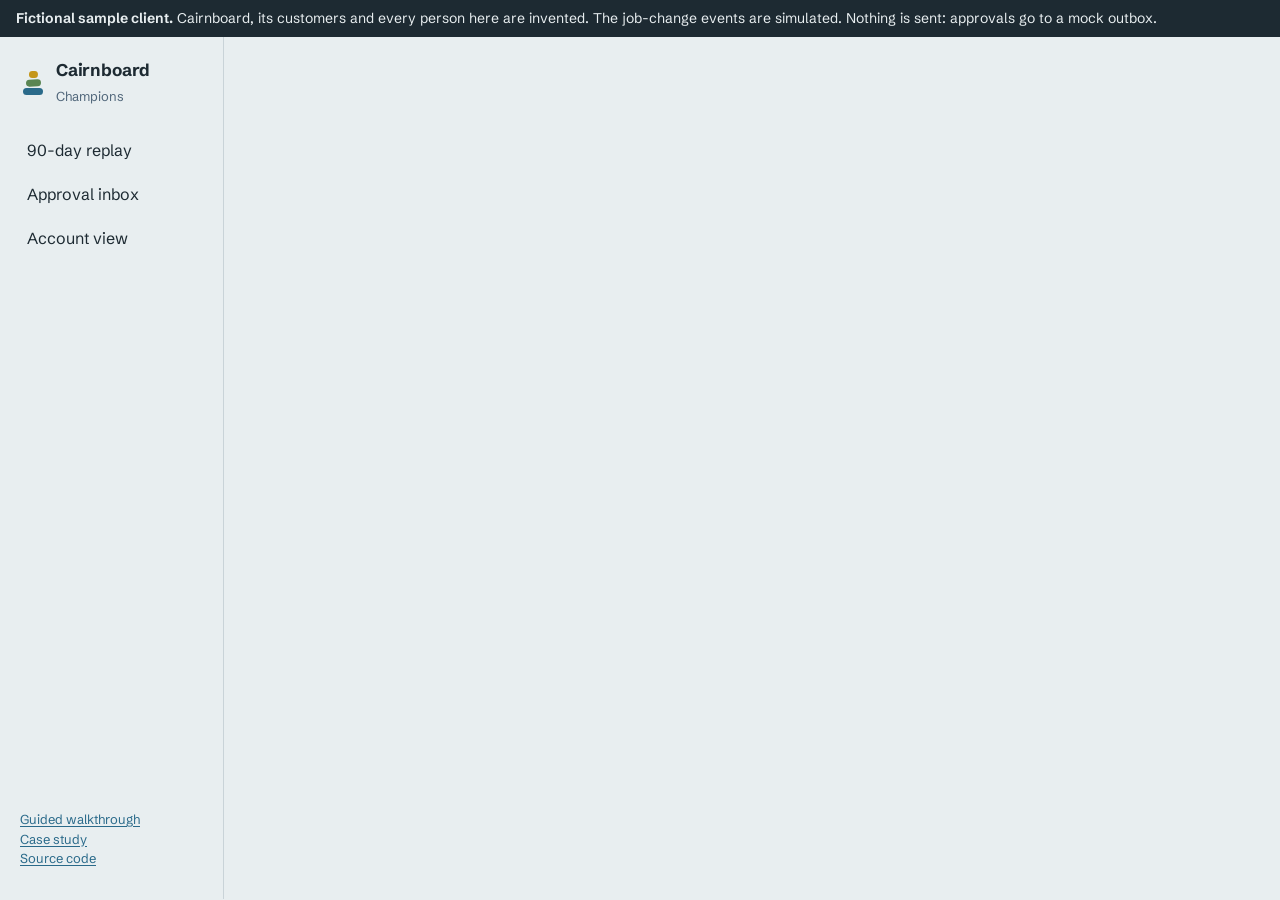
<file: demo/template.html>
<!doctype html>
<html lang="en">
<head>
<meta charset="utf-8">
<meta name="viewport" content="width=device-width, initial-scale=1">
<title>Cairnboard Champions: job-change agent demo</title>
<meta name="description" content="Demo of an event-driven agent that tracks champion job changes. Fictional sample client, simulated events, nothing is sent.">
<link rel="preconnect" href="https://fonts.googleapis.com">
<link rel="preconnect" href="https://fonts.gstatic.com" crossorigin>
<link href="https://fonts.googleapis.com/css2?family=Newsreader:ital,opsz,wght@0,6..72,400;0,6..72,600;1,6..72,400&family=Schibsted+Grotesk:wght@400;500;600;700&display=swap" rel="stylesheet">
<link rel="stylesheet" href="style.css">
</head>
<body>
<div class="notice"><b>Fictional sample client.</b> Cairnboard, its customers and every person here are invented. The job-change events are simulated. Nothing is sent: approvals go to a mock outbox.</div>
<div class="shell">
  <aside class="rail">
    <div class="brand">
      <svg viewBox="0 0 26 30" aria-hidden="true"><rect x="3" y="21" width="20" height="7" rx="3.5" fill="var(--tarn)"/><rect x="6" y="12.5" width="15" height="7" rx="3.5" fill="var(--lichen)" transform="rotate(-3 13 16)"/><rect x="9" y="4" width="9" height="7" rx="3.5" fill="var(--gorse)" transform="rotate(4 13 7)"/></svg>
      <div><strong>Cairnboard</strong><span>Champions</span></div>
    </div>
    <nav class="nav" aria-label="Views">
      <button data-view="replay">90-day replay <span class="count" id="c-replay"></span></button>
      <button data-view="inbox">Approval inbox <span class="count" id="c-inbox"></span></button>
      <button data-view="account">Account view <span class="count" id="c-account"></span></button>
    </nav>
    <p class="railnote"><a href="walkthrough.html">Guided walkthrough</a><br><a href="case-study.html">Case study</a><br><a href="https://github.com/RyColls/champion-job-change-agent">Source code</a></p>
  </aside>
  <main class="main" id="main" tabindex="-1"></main>
</div>
<script id="data" type="application/json">__DATA__</script>
<script>
"use strict";
const D = JSON.parse(document.getElementById("data").textContent);
const $ = (s, r = document) => r.querySelector(s);
const esc = s => String(s ?? "").replace(/[&<>"']/g, c => ({ "&": "&amp;", "<": "&lt;", ">": "&gt;", '"': "&quot;", "'": "&#39;" }[c]));
const fmtDate = (iso, long) => new Date(iso + "T12:00:00Z").toLocaleDateString("en-GB", long
  ? { weekday: "short", day: "numeric", month: "short", year: "numeric", timeZone: "UTC" } : { day: "numeric", month: "short", timeZone: "UTC" });
const fmtDay = iso => new Date(iso + "T12:00:00Z").toLocaleDateString("en-GB", { day: "numeric", month: "short", year: "numeric", timeZone: "UTC" });
const plural = (n, w) => `${n} ${w}${n === 1 ? "" : "s"}`;
const money = n => "$" + Number(n).toLocaleString("en-US");

const LABEL = {
  "departure:fit_prospect": "Left, joined a company that fits",
  "departure:customer": "Left, joined an existing customer",
  "departure:competitor": "Left, joined a competitor",
  "departure:nofit_prospect": "Left, joined a company that does not fit",
  "departure:unknown_company": "Left, joined a company not in any list",
  "departure:no_new_employer": "Left, no new employer known",
  same_company_title_change: "New title at the same company",
  identity_review: "Held for a person to confirm who this is",
  no_match: "Not matched to anyone in the records",
  duplicate: "Duplicate of an earlier event",
  unwatched_move: "Contact is not on the watch list",
  normalize_failed: "Announcement could not be read",
};
const STEP = { normalize: "Read the event", identity: "Match the person", classify: "Where they went", dedupe: "Duplicate check",
  watchlist: "Watch list", rules: "Rules", disposition: "Result" };
const cat = l => l === "departure:competitor" ? "competitor" : l.startsWith("departure:") ? "departure"
  : l === "same_company_title_change" ? "title" : (l === "identity_review" || l === "normalize_failed") ? "review" : "quiet";
const CAT = { departure: ["var(--tarn)", "Left a customer"], competitor: ["var(--rowan)", "Joined a competitor"],
  title: ["var(--lichen)", "New title, same company"], review: ["var(--gorse)", "Held for a person"], quiet: ["var(--mist)", "No action"] };

const events = Object.fromEntries(D.events.map(e => [e.event_id, e]));
const dec = D.decisions;
const queueById = Object.fromEntries(D.queue.map(q => [q.id, q]));
const flagById = Object.fromEntries(D.flags.map(f => [f.id, f]));
const taskByFlag = Object.fromEntries(D.tasks.map(t => [t.flag_id, t]));
const dateOf = id => events[id].received_at;

const S = { view: "replay", idx: 0, playing: false, timer: null, tab: "drafts", sel: null, acct: null, acts: {}, outbox: [], editing: false, justAdded: -1 };

/* ------------------------------------------------------------------ shell */
function nav() {
  document.querySelectorAll(".nav button").forEach(b => b.toggleAttribute("aria-current", b.dataset.view === S.view) ||
    b.removeAttribute("aria-current"));
  document.querySelectorAll(".nav button").forEach(b => { if (b.dataset.view === S.view) b.setAttribute("aria-current", "page"); });
  const open = D.queue.filter(q => q.type === "outreach_draft" && !S.acts[q.id]).length;
  $("#c-replay").textContent = `${S.idx}/${dec.length}`;
  $("#c-inbox").textContent = open;
  $("#c-account").textContent = D.flags.length;
}
function go(view) { stop(); S.view = view; S.editing = false; render(); $("#main").focus({ preventScroll: true }); }
document.querySelectorAll(".nav button").forEach(b => b.addEventListener("click", () => go(b.dataset.view)));
function render() { nav(); ({ replay, inbox, account })[S.view](); }

/* ------------------------------------------------------------------ replay */
const WEEKS = 13, START = Date.UTC(2026, 7, 1);
const weekOf = iso => Math.min(WEEKS - 1, Math.floor((Date.parse(iso + "T00:00:00Z") - START) / 864e5 / 7));
const stones = (() => { const count = {}; return dec.map((d, i) => { const w = weekOf(d.received_at); const k = count[w] = (count[w] ?? -1) + 1;
  const j = ((i * 37) % 11) - 5; return { w, k, j, i }; }); })();

function trail() {
  const base = 226, cx = w => 52 + w * 66;
  let s = `<svg viewBox="0 0 900 262" role="img" aria-label="A trail of weekly cairns. Each stone is one event, colored by what the agent decided.">`;
  s += `<line x1="8" y1="${base}" x2="892" y2="${base}" stroke="var(--line)" stroke-width="2"/>`;
  for (let w = 0; w < WEEKS; w++) if (w % 2 === 0) s += `<text x="${cx(w)}" y="248" text-anchor="middle" font-size="12" fill="var(--slate)">${fmtDate(new Date(START + w * 7 * 864e5).toISOString().slice(0, 10))}</text>`;
  stones.forEach(st => {
    if (st.i >= S.idx) return;
    const d = dec[st.i], width = Math.max(26, 56 - st.k * 3 + st.j), x = cx(st.w) - width / 2 + st.j * 0.6, y = base - 16 * (st.k + 1) - 1;
    const cur = st.i === S.idx - 1;
    s += `<g class="stone${st.i === S.justAdded ? " settle" : ""}"><title>${esc(d.event_id)}: ${esc(LABEL[d.label])}</title>` +
      `<rect x="${x.toFixed(1)}" y="${y}" width="${width}" height="15" rx="7.5" fill="${CAT[cat(d.label)][0]}" transform="rotate(${st.j * 0.5} ${cx(st.w)} ${y + 7})"` +
      (cur ? ` stroke="var(--basalt)" stroke-width="2.5"` : ` stroke="var(--fog)" stroke-width="1"`) + `/></g>`;
  });
  return s + `</svg>`;
}
function stepsHtml(d) {
  return `<ol class="steps">` + d.steps.map(s => {
    const skipped = s.outcome === "skipped", stopIt = ["failed", "no_match", "review", "duplicate", "not_watched"].includes(s.outcome);
    const rule = D.rules[s.rule] || "";
    return `<li class="${skipped ? "skipped" : stopIt ? "stop" : ""}"><span class="name">${STEP[s.step]}</span>` +
      `<span class="rule" title="${esc(rule)}">${esc(s.rule)}</span><span class="detail">${esc(s.detail)}</span></li>`;
  }).join("") + `</ol>`;
}
function rawHtml(e) {
  const meta = `<p class="meta">${fmtDate(e.received_at, true)} · ${esc(e.source)} · ${e.format === "text" ? "free-text announcement" : "structured record"}</p>`;
  if (e.text) return meta + `<p class="quote">${esc(e.text)}</p>`;
  const f = e.structured, rows = [["Name", f.full_name], ["Previous employer", f.prior_employer], ["Previous title", f.prior_title],
    ["Previous e-mail domain", f.prior_email_domain], ["New employer", f.new_employer], ["New title", f.new_title], ["Location", f.location]];
  return meta + `<dl>` + rows.map(([k, v]) => `<dt>${k}</dt><dd>${v ? esc(v) : "<span style='color:var(--slate)'>not given</span>"}</dd>`).join("") + `</dl>`;
}
function playsHtml(d) {
  const p = d.plays, out = [];
  if (p.risk_flag) out.push(`<button class="linkbtn" data-open-acct="${flagById[p.risk_flag].account_id}">Open the account view: risk flag and task for the customer success manager</button>`);
  if (p.queue_item && queueById[p.queue_item]) out.push(`<button class="linkbtn" data-open-q="${p.queue_item}">Open the draft in the approval inbox</button>`);
  if (p.revops_review) out.push(`<button class="linkbtn" data-open-q="${p.revops_review}">Open the revenue operations review item</button>`);
  const note = D.notifications.find(n => n.id === p.notification);
  let extra = note ? `<p style="margin:8px 0 0">${esc(note.message)}</p>` : "";
  if (p.suppression) extra += `<p style="margin:8px 0 0">Outreach is suppressed because the new employer is a competitor.</p>`;
  const up = D.record_updates.find(u => u.id === p.record_update);
  if (up) extra += `<p style="margin:8px 0 0">Record updated: title changed to ${esc(up.new)}.</p>`;
  if (d.label === "identity_review" || d.label === "normalize_failed") out.push(`<button class="linkbtn" data-open-q="${D.queue.find(q => q.event_id === d.event_id && q.type === "identity_review")?.id}">Open the identity review</button>`);
  return extra + (out.length ? `<div class="links">${out.join("")}</div>` : "");
}
function replay() {
  const d = dec[S.idx - 1], atEnd = S.idx >= dec.length;
  $("#main").innerHTML = `<header><h1>90-day replay</h1><p class="sub">Step through 80 simulated job-change events. Each stone is one event; the agent's decision and the rule behind it appear below.</p></header>
  <div class="trail">${trail()}</div>
  <ul class="legend">${Object.values(CAT).map(([c, t]) => `<li><i style="background:${c}"></i>${t}</li>`).join("")}</ul>
  <div class="controls">
    <button class="btn" id="prev" ${S.idx === 0 ? "disabled" : ""}>Previous</button>
    <button class="btn primary" id="play">${S.playing ? "Pause" : atEnd ? "Replay" : "Play"}</button>
    <button class="btn" id="next" ${atEnd ? "disabled" : ""}>Next event</button>
    <input class="scrub" id="scrub" type="range" min="0" max="${dec.length}" value="${S.idx}" aria-label="Event position">
    <span class="where" aria-live="polite">${S.idx === 0 ? "Before day 1" : `Event ${S.idx} of ${dec.length} · ${fmtDate(d.received_at)}`}</span>
  </div>` + (S.idx === 0 ? `<p class="empty">Press Play or Next event to start the 90 days. Left and right arrow keys also step through.</p>` : `
  <div class="two">
    <section><h2>What arrived</h2><div class="raw">${rawHtml(events[d.event_id])}</div></section>
    <section><h2>What the agent did</h2>${stepsHtml(d)}
      <div class="result"><strong>${esc(LABEL[d.label])}</strong><span>Decided by rule <span class="rule" title="${esc(D.rules[d.rule] || "")}">${esc(d.rule)}</span> ${esc(D.rules[d.rule] || "")}</span>${playsHtml(d)}</div>
    </section>
  </div>`);
  $("#prev").onclick = () => step(-1); $("#next").onclick = () => step(1); $("#play").onclick = togglePlay;
  $("#scrub").oninput = e => { stop(); S.justAdded = -1; S.idx = +e.target.value; render(); $("#scrub").focus(); };
  document.querySelectorAll("[data-open-acct]").forEach(b => b.onclick = () => { S.acct = b.dataset.openAcct; go("account"); });
  document.querySelectorAll("[data-open-q]").forEach(b => b.onclick = () => openQueue(b.dataset.openQ));
}
function step(n) { S.idx = Math.max(0, Math.min(dec.length, S.idx + n)); S.justAdded = n > 0 ? S.idx - 1 : -1; render(); }
function stop() { S.playing = false; clearInterval(S.timer); }
function togglePlay() {
  if (S.playing) { stop(); return render(); }
  if (S.idx >= dec.length) S.idx = 0;
  S.playing = true; S.timer = setInterval(() => { if (S.idx >= dec.length) { stop(); return render(); } step(1); }, 650); step(1);
}
document.addEventListener("keydown", e => {
  if (S.view !== "replay" || /INPUT|TEXTAREA|SELECT/.test(document.activeElement.tagName)) return;
  if (e.key === "ArrowRight") { stop(); step(1); } else if (e.key === "ArrowLeft") { stop(); step(-1); }
});

/* ------------------------------------------------------------------ inbox */
const isDraft = q => q.type === "outreach_draft" || q.type === "draft_blocked";
function openQueue(id) { const q = queueById[id]; if (!q) return; S.tab = isDraft(q) ? "drafts" : "review"; S.sel = id; go("inbox"); }
function statusOf(q) {
  const a = S.acts[q.id];
  if (a) return a.status === "rejected" ? ["Rejected", "no"] : ["Approved", "done"];
  return q.type === "draft_blocked" ? ["Blocked", "no"] : isDraft(q) ? ["To review", "open"] : ["Open", "open"];
}
function inbox() {
  const items = D.queue.filter(q => (S.tab === "drafts" ? isDraft(q) : !isDraft(q)));
  if (!items.find(q => q.id === S.sel)) S.sel = items[0]?.id ?? null;
  const rows = items.map(q => {
    const [st, cls] = statusOf(q), name = q.contact_name || q.payload?.full_name || (q.contact_id && D.contacts[q.contact_id]?.full_name) || "Unreadable event";
    const sub = isDraft(q) ? `${esc(q.company)} · ${fmtDate(dateOf(q.event_id))}` : q.type === "revops_review" ? `Company not in any list · ${fmtDate(dateOf(q.event_id))}` : `Identity score ${q.score ?? "n/a"} · ${fmtDate(dateOf(q.event_id))}`;
    return `<button class="row" data-q="${q.id}" ${q.id === S.sel ? 'aria-current="true"' : ""}><b>${esc(name)}<span class="st ${cls}">${st}</span></b><span>${sub}</span></button>`;
  }).join("") || `<p class="empty" style="padding:16px">Nothing here.</p>`;
  const nDraft = D.queue.filter(isDraft).length, nRev = D.queue.length - nDraft;
  $("#main").innerHTML = `<header><h1>Approval inbox</h1><p class="sub">Nothing goes to a prospect until a person approves it. Approving places the message in a mock outbox.</p></header>
  <div class="split"><div class="list"><div class="tabs" role="tablist"><button role="tab" aria-selected="${S.tab === "drafts"}" data-tab="drafts">Drafts (${nDraft})</button><button role="tab" aria-selected="${S.tab === "review"}" data-tab="review">Needs a person (${nRev})</button></div>${rows}</div>
  <div class="pane" id="pane">${pane(queueById[S.sel])}</div></div>
  <div class="outbox"><h3>Mock outbox (${S.outbox.length})</h3>${S.outbox.length ? `<table class="t"><tr><th>Approved by</th><th>Subject</th></tr>${S.outbox.map(o => `<tr><td>${esc(o.by)}</td><td>${esc(o.subject)}</td></tr>`).join("")}</table>` : `<p class="sub">Empty. Approve a draft to see it land here.</p>`}</div>`;
  document.querySelectorAll("[data-tab]").forEach(b => b.onclick = () => { S.tab = b.dataset.tab; S.sel = null; S.editing = false; render(); });
  document.querySelectorAll("[data-q]").forEach(b => b.onclick = () => { S.sel = b.dataset.q; S.editing = false; render(); });
  wirePane();
}
function pane(q) {
  if (!q) return `<p class="empty">Select an item.</p>`;
  const when = fmtDate(dateOf(q.event_id), true);
  if (q.type === "outreach_draft" || q.type === "draft_blocked") {
    const a = S.acts[q.id], body = a?.body ?? q.body, v = q.verification;
    const prov = q.provenance?.model || (q.provenance?.backend === "template" ? "deterministic template (no model)" : q.provenance?.backend);
    let h = `<h2>${esc(q.contact_name)} to ${esc(q.company)}</h2><p class="sub">${when} · rule ${esc(q.rule)} · for sales-assist</p>
      <h3>History with Cairnboard</h3><p>${esc(q.history_summary)}</p>`;
    if (q.type === "draft_blocked") return h + `<h3>Draft</h3><p class="bad">Blocked. The draft failed the fact check, so a person has to write this one.</p><ul class="check">${q.blocked_problems.map(p => `<li>${esc(p)}</li>`).join("")}</ul>`;
    h += `<h3>Draft</h3>` + (S.editing ? `<textarea class="letter" id="edit" aria-label="Edit the draft">${esc(body)}</textarea>` :
      `<div class="letter"><span class="subject">${esc(q.subject)}</span>${esc(body)}</div>`);
    h += `<h3>Checked against the record</h3><div class="check"><span class="${v.ok ? "ok" : "bad"}">${v.ok ? `Passed. ${q.claims.length} claims match the record, no unsupported numbers, names or outcomes.` : "Failed"}</span>
      <ul>${q.claims.map(c => `<li>“${esc(c.text)}” matches <code>${esc(c.field)}</code></li>`).join("")}</ul>
      <p style="margin-top:8px;color:var(--slate)">Written by ${esc(prov)}. The check is code, not a model.</p></div>`;
    if (a) h += `<div class="done-note">${a.status === "rejected" ? `Rejected by ${esc(a.by)}. Nothing was sent.` : `${a.edited ? "Edited and approved" : "Approved"} by ${esc(a.by)}. Placed in the mock outbox; nothing leaves this page.`}</div>`;
    else h += S.editing ? `<div class="actions"><button class="btn primary" id="saveedit">Save edit and approve</button><button class="btn" id="canceledit">Cancel</button></div>`
      : `<div class="actions"><button class="btn primary" id="approve">Approve</button><button class="btn" id="edit-btn">Edit</button><button class="btn danger" id="reject">Reject</button></div>`;
    return h;
  }
  if (q.type === "revops_review") return `<h2>Company not in any list</h2><p class="sub">${when} · rule R7 · for revenue operations</p><p>${esc(q.reason)}. The old-account play still ran. Revenue operations decides whether to add this company.</p>`;
  const rows = (q.evidence || []).map(e => `<tr><td>${esc(e.signal)}</td><td class="num">${e.points > 0 ? "+" : ""}${e.points.toFixed(1)}</td><td>${esc(e.detail)}</td></tr>`).join("");
  return `<h2>Identity review</h2><p class="sub">${when} · for revenue operations</p>
    ${q.payload ? `<p>The event names <b>${esc(q.payload.full_name)}</b>${q.payload.prior_employer ? `, previously at ${esc(q.payload.prior_employer)}` : ", with no previous employer given"}.</p>` : `<p>${esc(q.reason)}</p>`}
    ${q.explanation ? `<h3>Why it was held</h3><p>${esc(q.explanation)}</p>` : ""}
    ${rows ? `<h3>Evidence the code scored</h3><table class="t"><tr><th>Signal</th><th class="num">Points</th><th>Detail</th></tr>${rows}</table><p style="margin-top:8px;color:var(--slate)">Total ${q.score}. Confirm needs 6.0, review starts at 3.5. No play fired.</p>` : ""}`;
}
function wirePane() {
  const q = queueById[S.sel], $$ = id => document.getElementById(id);
  const act = (status, body, edited) => { S.acts[q.id] = { status, by: "rep.demo", body, edited };
    if (status !== "rejected") S.outbox.push({ by: "rep.demo", subject: q.subject }); S.editing = false; render(); };
  if ($$("approve")) $$("approve").onclick = () => act("approved", q.body, false);
  if ($$("reject")) $$("reject").onclick = () => act("rejected");
  if ($$("edit-btn")) $$("edit-btn").onclick = () => { S.editing = true; render(); $$("edit").focus(); };
  if ($$("canceledit")) $$("canceledit").onclick = () => { S.editing = false; render(); };
  if ($$("saveedit")) $$("saveedit").onclick = () => act("approved", $$("edit").value, true);
}

/* ------------------------------------------------------------------ account */
function ruler(f) {
  const d = f.days_until_renewal, sc = 1.7, W = 880, x = Math.min(d, 480) * sc, anchor = x > W - 220 ? "end" : "start";
  const band = (a, b, c, t) => `<rect x="${a * sc}" y="36" width="${(Math.min(b, 480) - a) * sc}" height="26" fill="${c}" opacity=".3"/><text x="${a * sc + 8}" y="54" font-size="14.5" fill="var(--basalt)">${t}</text>`;
  return `<svg viewBox="0 0 ${W} 124" role="img" aria-label="${plural(d, "day")} between the departure and the renewal. Risk is ${f.risk_level}.">
    ${band(0, 120, "var(--rowan)", "high: up to 120 days")}${band(120, 240, "var(--gorse)", "medium: up to 240")}${band(240, 480, "var(--lichen)", "low")}
    <line x1="1.5" y1="28" x2="1.5" y2="68" stroke="var(--basalt)" stroke-width="3"/><text x="8" y="22" font-size="15" fill="var(--basalt)">Champion left, ${fmtDate(dateOf(f.event_id))}</text>
    <line x1="${x}" y1="28" x2="${x}" y2="100" stroke="var(--basalt)" stroke-width="3"/><text x="${x + (anchor === "start" ? 8 : -8)}" y="116" font-size="15" text-anchor="${anchor}" fill="var(--basalt)">Renewal in ${plural(d, "day")}</text>
    <text x="0" y="84" font-size="13.5" fill="var(--slate)">0</text><text x="${120 * sc}" y="84" font-size="13.5" fill="var(--slate)">120 days</text><text x="${240 * sc}" y="84" font-size="13.5" fill="var(--slate)">240 days</text></svg>`;
}
function account() {
  const flags = [...D.flags].sort((a, b) => a.days_until_renewal - b.days_until_renewal);
  if (!flags.find(f => f.account_id === S.acct)) S.acct = flags[0]?.account_id;
  const f = flags.find(x => x.account_id === S.acct), a = D.accounts[f.account_id], c = D.contacts[f.departed_contact_id];
  const d = dec.find(x => x.event_id === f.event_id), t = taskByFlag[f.id];
  const lvlCls = { high: "no", medium: "open", low: "done" }[f.risk_level];
  const rows = flags.map(x => `<button class="row" data-a="${x.account_id}" ${x.account_id === S.acct ? 'aria-current="true"' : ""}><b>${esc(x.account_name)}<span class="st ${{ high: "no", medium: "open", low: "done" }[x.risk_level]}">${x.risk_level}</span></b><span>${esc(x.departed_name)} left · renews in ${plural(x.days_until_renewal, "day")}</span></button>`).join("");
  const where = d.payload.new_employer ? `${esc(d.payload.new_employer)}${d.payload.new_title ? `, ${esc(d.payload.new_title)}` : ""}` : "No new employer known";
  const draft = D.queue.find(q => q.event_id === f.event_id && isDraft(q));
  $("#main").innerHTML = `<header><h1>Account view</h1><p class="sub">Accounts that lost a champion, soonest renewal first. The customer success manager confirms who the new champion is.</p></header>
  <div class="split"><div class="list">${rows}</div><div class="pane">
    <h2>${esc(f.account_name)}</h2><p class="sub">${esc(f.plan)} plan · ${money(f.arr)} a year · customer since ${fmtDay(a.customer_since)} · ${esc(a.usage_level)} usage</p>
    <h3>Renewal risk: <span class="${lvlCls === "no" ? "bad" : lvlCls === "done" ? "ok" : ""}">${f.risk_level}</span></h3><div class="ruler">${ruler(f)}</div>
    <div class="facts"><div><b>Departed</b><span>${esc(f.departed_name)}</span></div><div><b>Role and title</b><span>${esc(D.rolelabel[c.role])}, ${esc(c.title)}</span></div><div><b>Went to</b><span>${where}</span></div></div>
    <h3>Suggested next contacts</h3><ul class="people">${f.next_best_contacts.map(n => `<li><b>${esc(n.name)}</b> ${esc(n.title)}<span>${esc(n.reason)}</span></li>`).join("")}</ul>
    <h3>Task for ${esc(t.assignee)}</h3><p>${esc(t.title)}. Due ${fmtDate(t.due, true)}.</p>
    ${draft ? `<p><button class="linkbtn" data-open-q="${draft.id}">Open the outreach draft for the new company</button></p>` : ""}
    <p style="color:var(--slate);font-size:14px">Risk level follows a rule: high at 120 days or fewer to renewal, medium up to 240, otherwise low.</p>
  </div></div>`;
  document.querySelectorAll("[data-a]").forEach(b => b.onclick = () => { S.acct = b.dataset.a; render(); });
  document.querySelectorAll("[data-open-q]").forEach(b => b.onclick = () => openQueue(b.dataset.openQ));
}
render();
</script>
</body>
</html>
</file>
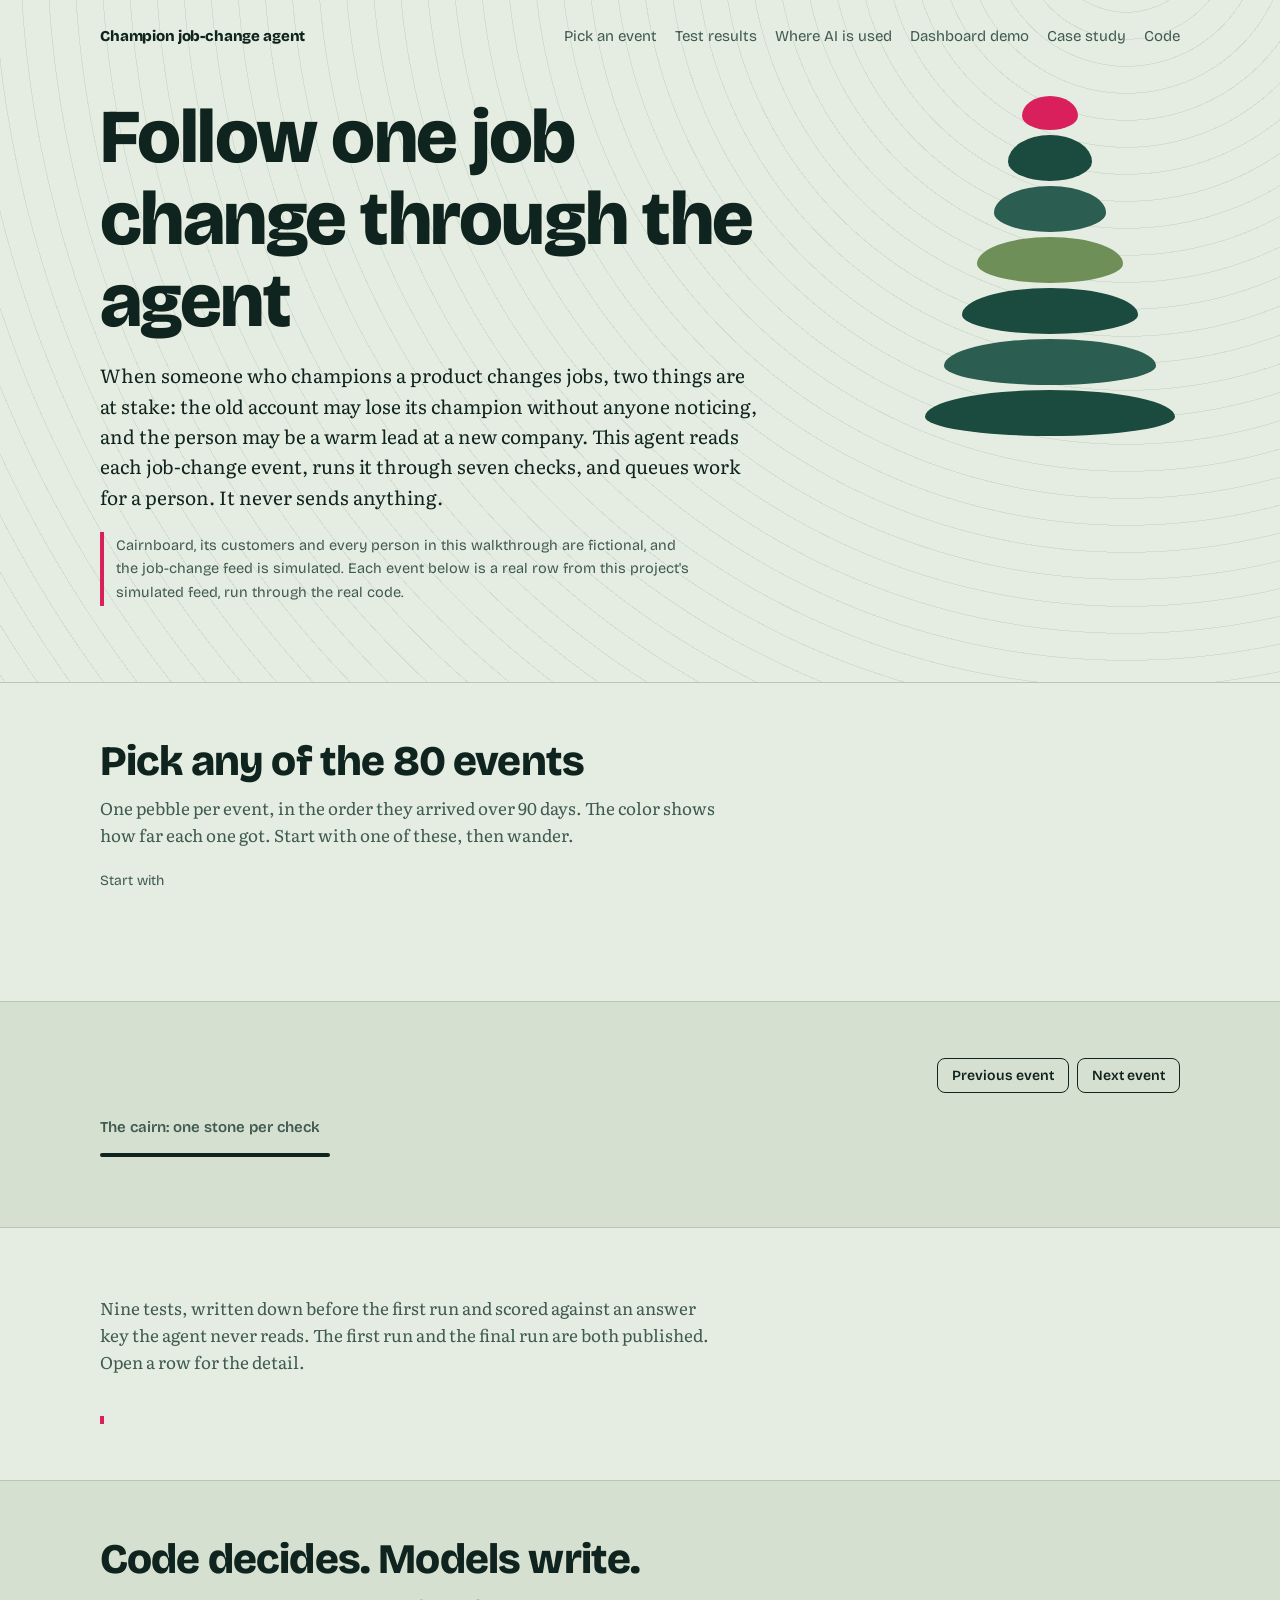
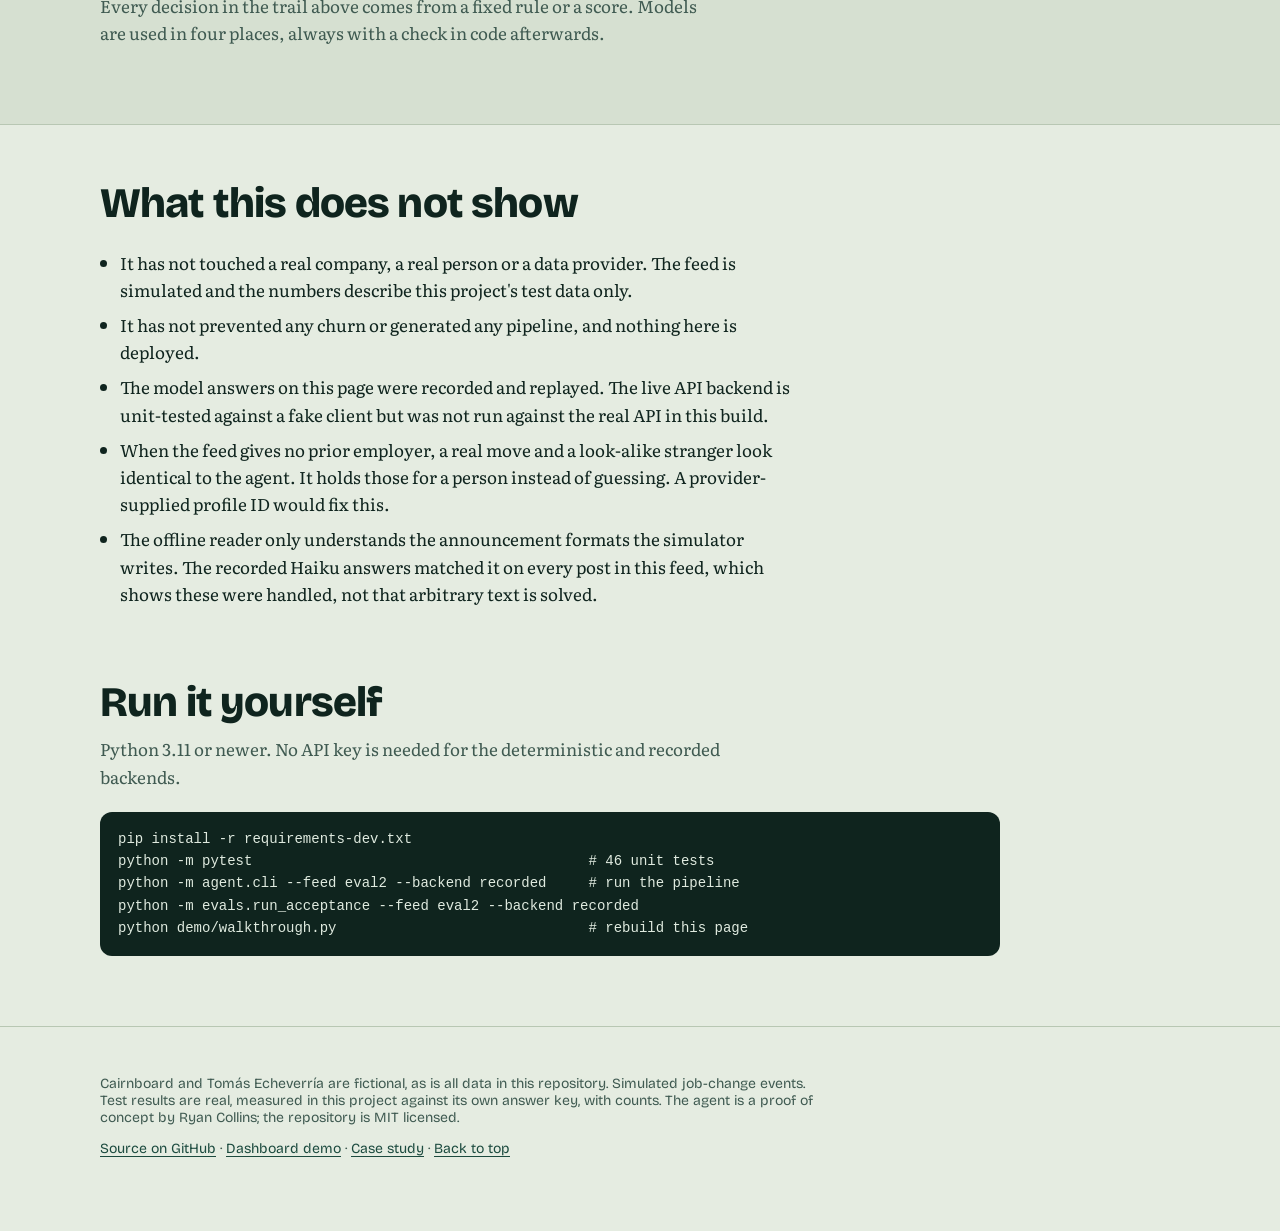
<file: demo/walkthrough_template.html>
<!doctype html>
<html lang="en">
<head>
<meta charset="utf-8">
<meta name="viewport" content="width=device-width, initial-scale=1">
<title>Follow one job change: champion job-change agent</title>
<meta name="description" content="A guided walk through one simulated job-change event at a time, showing every check the agent runs and where it stops. Fictional sample client; simulated data.">
<link rel="preconnect" href="https://fonts.googleapis.com">
<link rel="preconnect" href="https://fonts.gstatic.com" crossorigin>
<link href="https://fonts.googleapis.com/css2?family=Bricolage+Grotesque:opsz,wght@12..96,400;12..96,600;12..96,800&family=Literata:ital,opsz,wght@0,7..72,400;0,7..72,600;1,7..72,400&display=swap" rel="stylesheet">
<style>
:root{
  --paper:#e5ece1; --paper-2:#d6e0d1; --card:#f4f7f1; --ink:#0f241e; --ink-2:#3f5a51;
  --spruce:#1b4a3e; --moss:#6f8f58; --moss-soft:#cfdcc3; --tape:#d9205c; --tape-soft:#f6cfdc;
  --glacier:#a8d5d0; --line:#b8c7b3; --stone:#8b9a91;
  --head:'Bricolage Grotesque','Avenir Next','Segoe UI',system-ui,sans-serif;
  --body:'Literata',Georgia,'Times New Roman',serif;
}
*{box-sizing:border-box}
html{scroll-behavior:smooth}
@media (prefers-reduced-motion:reduce){html{scroll-behavior:auto}*{animation:none!important;transition:none!important}}
body{margin:0;background:var(--paper);color:var(--ink);font-family:var(--body);font-size:17px;line-height:1.6}
a{color:var(--spruce);text-decoration-thickness:1px;text-underline-offset:3px}
a:hover{color:var(--tape)}
:focus-visible{outline:3px solid var(--tape);outline-offset:2px;border-radius:4px}
h1,h2,h3{font-family:var(--head);line-height:1.08;margin:0;letter-spacing:-.02em}
.wrap{max-width:1120px;margin:0 auto;padding:0 20px}
.sr{position:absolute;left:-9999px}

/* top bar */
.bar{display:flex;gap:18px;align-items:center;justify-content:space-between;padding:14px 0;font-family:var(--head);font-size:15px}
.bar nav{display:flex;gap:18px;flex-wrap:wrap}
.bar b{font-weight:800;letter-spacing:-.01em}
.bar a{text-decoration:none;color:var(--ink-2)}
.bar a:hover{color:var(--tape)}

/* hero */
.hero{position:relative;overflow:hidden;border-bottom:1px solid var(--line);
  background:
   repeating-radial-gradient(circle at 88% -10%,transparent 0 26px,rgba(27,74,62,.09) 26px 27px),
   var(--paper)}
.hero .wrap{padding-top:10px;padding-bottom:44px}
.hero h1{font-size:clamp(38px,6.4vw,76px);font-weight:800;max-width:15ch;margin:34px 0 18px}
.lede{max-width:60ch;font-size:19px;margin:0 0 14px}
.fict{display:inline-block;max-width:66ch;font-family:var(--head);font-size:14.5px;color:var(--ink-2);border-left:4px solid var(--tape);padding:2px 0 2px 12px;margin:6px 0 26px}
.tally{display:grid;grid-template-columns:repeat(auto-fit,minmax(150px,1fr));gap:14px 24px;max-width:860px;font-family:var(--head);margin:0 0 6px}
.tally strong{display:block;font-size:34px;font-weight:800;line-height:1}
.tally span{font-size:14px;color:var(--ink-2)}

.deco{position:absolute;right:max(24px,calc((100vw - 1120px)/2 + 20px));top:96px;display:flex;flex-direction:column-reverse;align-items:center;gap:5px;width:260px}
.deco i{display:block;height:46px;border-radius:50%/58% 58% 42% 42%;background:var(--spruce)}
.deco i:nth-child(1){width:250px}.deco i:nth-child(2){width:212px;background:#2b5d50}.deco i:nth-child(3){width:176px}
.deco i:nth-child(4){width:146px;background:var(--moss)}.deco i:nth-child(5){width:112px;background:#2b5d50}.deco i:nth-child(6){width:84px}
.deco i:nth-child(7){width:56px;background:var(--tape);height:34px}
@media (max-width:980px){.deco{display:none}}
/* pick */
section{padding:56px 0}
.sec-head{max-width:62ch;margin-bottom:22px}
.sec-head h2{font-size:clamp(28px,4vw,42px);font-weight:800;margin-bottom:10px}
.sec-head p{margin:0;color:var(--ink-2)}
.field{display:grid;grid-template-columns:repeat(auto-fill,minmax(34px,1fr));gap:7px;max-width:880px;margin:18px 0 12px}
.peb{all:unset;box-sizing:border-box;cursor:pointer;height:34px;display:grid;place-items:center;font:600 11px var(--head);
  color:var(--ink);border:2px solid transparent;border-radius:52% 46% 54% 48%/48% 54% 46% 52%;background:var(--stone);transition:transform .15s}
.peb:nth-child(3n){border-radius:46% 54% 48% 52%/54% 46% 52% 48%}
.peb:nth-child(4n){border-radius:55% 45% 52% 48%/46% 52% 48% 54%}
.peb:hover{transform:translateY(-2px)}
.peb[aria-current=true]{border-color:var(--ink);box-shadow:0 0 0 3px var(--paper),0 0 0 5px var(--ink)}
.peb:focus-visible{outline:3px solid var(--tape);outline-offset:3px}
.c-draft{background:var(--spruce);color:#eef5ee}
.c-flag{background:var(--moss);color:#0f241e}
.c-update{background:var(--glacier)}
.c-review{background:var(--tape);color:#fff}
.c-ignored{background:transparent;border:2px dashed var(--stone);color:var(--ink-2)}
.c-ignored[aria-current=true]{border:2px solid var(--ink)}
.key{display:flex;flex-wrap:wrap;gap:8px 20px;font:14px var(--head);color:var(--ink-2);margin-bottom:22px}
.key i{display:inline-block;width:14px;height:14px;border-radius:50%;vertical-align:-2px;margin-right:6px}
.start{display:flex;flex-wrap:wrap;gap:8px;align-items:center;font-family:var(--head)}
.start span{font-size:14px;color:var(--ink-2);margin-right:4px}
.chip{all:unset;cursor:pointer;box-sizing:border-box;font:600 14px var(--head);padding:7px 13px;border:1.5px solid var(--ink);border-radius:999px;background:transparent}
.chip:hover{background:var(--ink);color:var(--paper)}
.chip[aria-pressed=true]{background:var(--ink);color:var(--paper)}

/* trail */
.trail{background:var(--paper-2);border-top:1px solid var(--line);border-bottom:1px solid var(--line)}
.trail-head{display:flex;flex-wrap:wrap;gap:12px 24px;align-items:flex-end;justify-content:space-between;margin-bottom:26px}
.trail-head h2{font-size:clamp(26px,3.6vw,40px);font-weight:800;max-width:26ch}
.nav2{display:flex;gap:8px}
.btn{all:unset;cursor:pointer;font:600 14px var(--head);padding:8px 14px;border-radius:8px;border:1.5px solid var(--ink);box-sizing:border-box}
.btn:hover{background:var(--ink);color:var(--paper)}
.btn[disabled]{opacity:.35;cursor:default;pointer-events:none}
.grid{display:grid;grid-template-columns:230px minmax(0,1fr);gap:36px;align-items:start}
.cairn{position:sticky;top:18px;font-family:var(--head)}
.cairn h3{font-size:15px;font-weight:600;color:var(--ink-2);margin-bottom:12px;letter-spacing:0}
.stack{display:flex;flex-direction:column-reverse;gap:5px}
.row{all:unset;cursor:pointer;display:grid;grid-template-columns:132px 1fr;align-items:center;gap:10px;box-sizing:border-box}
.row:focus-visible{outline:3px solid var(--tape);outline-offset:2px}
.stone{justify-self:center;height:30px;border-radius:50%/58% 58% 42% 42%;background:var(--spruce);transform-origin:50% 100%;position:relative}
.row[data-st=stop] .stone{background:var(--tape)}
.row[data-st=skipped] .stone{background:transparent;border:2px dashed var(--stone)}
.row[data-st=final-draft] .stone{background:var(--spruce);box-shadow:inset 0 0 0 3px var(--glacier)}
.row[data-st=final-flag] .stone{background:var(--moss)}
.row[data-st=final-update] .stone{background:var(--glacier)}
.row[data-st=final-review] .stone{background:var(--tape-soft);border:2px solid var(--tape)}
.row[data-st=final-ignored] .stone{background:transparent;border:2px dashed var(--stone)}
.row .nm{font-size:14px;font-weight:600}
.row[data-st=skipped] .nm{color:var(--stone);font-weight:400}
.row:hover .nm{color:var(--tape)}
.stack.build .row .stone{animation:lay .35s both}
@keyframes lay{from{transform:translateY(-14px);opacity:0}to{transform:none;opacity:1}}
.flag{position:absolute;left:50%;top:-20px;width:3px;height:22px;background:var(--ink)}
.flag:after{content:"";position:absolute;left:3px;top:0;border-left:16px solid var(--tape);border-top:6px solid transparent;border-bottom:6px solid transparent}
.cairn .cap{font-size:14px;color:var(--ink-2);margin-top:14px;line-height:1.4}
.ground{height:4px;background:var(--ink);border-radius:2px;margin-top:6px}

.arrive{background:var(--card);border:1px solid var(--line);border-radius:14px;padding:18px 20px;margin-bottom:18px}
.arrive h3,.stop h3{font-size:22px;font-weight:800;margin-bottom:6px}
.meta{font:14px var(--head);color:var(--ink-2);margin:0 0 10px}
blockquote{margin:6px 0 0;padding:10px 14px;border-left:4px solid var(--moss);background:#fff8;font-style:italic}
dl.kv{display:grid;grid-template-columns:max-content 1fr;gap:3px 16px;margin:6px 0 0;font-size:15.5px}
dl.kv dt{font-family:var(--head);font-size:14px;color:var(--ink-2)}
dl.kv dd{margin:0}
.stop{background:var(--card);border:1px solid var(--line);border-radius:14px;padding:18px 20px 20px;margin-bottom:14px;scroll-margin-top:16px;position:relative}
.stop[data-st=stop]{border-color:var(--tape);box-shadow:0 0 0 2px var(--tape-soft)}
.stop[data-st=skipped]{background:transparent;border-style:dashed;color:var(--ink-2)}
.stop .top{display:flex;flex-wrap:wrap;gap:6px 10px;align-items:center;margin-bottom:8px;font:600 13px var(--head)}
.pill{display:inline-block;padding:2px 10px;border-radius:999px;border:1.5px solid var(--ink);font:600 12.5px var(--head)}
.pill.ok{background:var(--moss-soft);border-color:var(--moss)}
.pill.stop{background:var(--tape);border-color:var(--tape);color:#fff}
.pill.skip{border-style:dashed;border-color:var(--stone);color:var(--ink-2)}
.pill.ai{background:var(--glacier);border-color:var(--spruce)}
.pill.code{background:#fff;border-color:var(--line);color:var(--ink-2)}
.rule{font:600 12.5px var(--head);color:var(--ink-2);cursor:help;border-bottom:1px dotted var(--ink-2)}
.stop p{margin:6px 0}
.said{font-size:16.5px}

/* score meter */
.meter{position:relative;height:46px;margin:34px 0 28px;font-family:var(--head)}
.meter .bands{position:absolute;left:0;right:0;top:14px;height:16px;border-radius:8px;overflow:hidden;display:flex}
.meter .bands i{display:block;height:100%}
.pin{position:absolute;top:0;transform:translateX(-50%);text-align:center;font:800 15px var(--head)}
.pin:after{content:"";display:block;width:3px;height:30px;background:var(--ink);margin:2px auto 0}
.tick{position:absolute;top:34px;transform:translateX(-50%);font:12px var(--head);color:var(--ink-2);white-space:nowrap}
.ev{list-style:none;padding:0;margin:6px 0 0;font-size:15.5px}
.ev li{display:grid;grid-template-columns:56px 1fr;gap:10px;padding:5px 0;border-top:1px solid var(--line)}
.ev b{font:800 15px var(--head)}
.ev .neg{color:var(--tape)}
.ev .zero{color:var(--stone)}
.expl{margin-top:12px;padding:12px 14px;background:#fff9;border-radius:10px;font-size:16px}
.expl small{display:block;font:600 12.5px var(--head);color:var(--ink-2);margin-top:6px}

/* results */
.out{margin-top:14px;display:grid;gap:12px}
.art{border:1px solid var(--line);border-radius:12px;padding:14px 16px;background:#fff9}
.art h4{margin:0 0 6px;font:800 16px var(--head)}
.mail{background:#fff;border:1px solid var(--line);border-radius:10px;padding:14px 16px;font-size:16px;white-space:pre-wrap}
.mail .sub{font:700 15px var(--head);margin-bottom:8px;white-space:normal}
mark{background:var(--glacier);padding:0 2px;border-radius:3px;cursor:help}
.risk{display:inline-block;font:800 12.5px var(--head);padding:2px 10px;border-radius:999px}
.risk.high{background:var(--tape);color:#fff}.risk.medium{background:var(--moss-soft)}.risk.low{background:#fff;border:1px solid var(--line)}
ul.plain{margin:6px 0 0;padding-left:20px}
.gate{font:14px var(--head);color:var(--ink-2);margin-top:8px}

/* proof */
.board{display:grid;gap:10px;max-width:900px}
.test{background:var(--card);border:1px solid var(--line);border-radius:12px}
.test summary{list-style:none;cursor:pointer;display:grid;grid-template-columns:34px 1fr auto;gap:12px;align-items:center;padding:12px 16px}
.test summary::-webkit-details-marker{display:none}
.dot{width:26px;height:26px;border-radius:50%;display:grid;place-items:center;font:800 13px var(--head);background:var(--moss);color:#0f241e}
.dot.f{background:var(--tape);color:#fff}
.test h3{font-size:18px;font-weight:600;letter-spacing:-.01em}
.test .cond{font-size:14.5px;color:var(--ink-2)}
.test .num{font:600 14px var(--head);text-align:right}
.test .num s{color:var(--stone)}
.test .body{padding:0 16px 14px 62px;font-size:16px}
.callout{max-width:900px;margin-top:18px;border-left:4px solid var(--tape);padding:4px 0 4px 14px}

.tbl{width:100%;max-width:900px;border-collapse:collapse;font-size:15.5px}
.tbl th,.tbl td{text-align:left;padding:9px 10px;border-top:1px solid var(--line);vertical-align:top}
.tbl th{font:600 14px var(--head);color:var(--ink-2)}
pre{background:var(--ink);color:#dfeadf;padding:16px 18px;border-radius:12px;overflow:auto;font:14px/1.6 ui-monospace,Consolas,monospace;max-width:900px}
ul.limits{max-width:70ch;padding-left:20px}
ul.limits li{margin:8px 0}
footer{padding:34px 0 60px;font:14px var(--head);color:var(--ink-2);border-top:1px solid var(--line)}
footer p{max-width:80ch}

@media (max-width:820px){
  body{font-size:16.5px}
  .grid{grid-template-columns:1fr;gap:18px}
  .cairn{position:static;background:var(--card);border:1px solid var(--line);border-radius:14px;padding:14px 16px}
  .stack{max-width:320px}
  .test summary{grid-template-columns:34px 1fr}
  .test .num{grid-column:2;text-align:left}
  .test .body{padding-left:16px}
  section{padding:40px 0}
}
</style>
</head>
<body>
<header class="hero" id="top">
  <div class="wrap">
    <div class="bar"><b>Champion job-change agent</b>
      <nav aria-label="Pages"><a href="#pick">Pick an event</a><a href="#proof">Test results</a><a href="#ai">Where AI is used</a><a href="index.html">Dashboard demo</a><a href="case-study.html">Case study</a><a href="https://github.com/RyColls/champion-job-change-agent">Code</a></nav></div>
    <div class="deco" aria-hidden="true"><i></i><i></i><i></i><i></i><i></i><i></i><i></i></div>
    <h1>Follow one job change through the agent</h1>
    <p class="lede">When someone who champions a product changes jobs, two things are at stake: the old account may lose its champion without anyone noticing, and the person may be a warm lead at a new company. This agent reads each job-change event, runs it through seven checks, and queues work for a person. It never sends anything.</p>
    <p class="fict">Cairnboard, its customers and every person in this walkthrough are fictional, and the job-change feed is simulated. Each event below is a real row from this project's simulated feed, run through the real code.</p>
    <div class="tally" id="tally" aria-label="What happened across the 80 simulated events"></div>
  </div>
</header>

<section id="pick">
  <div class="wrap">
    <div class="sec-head"><h2>Pick any of the 80 events</h2>
      <p>One pebble per event, in the order they arrived over 90 days. The color shows how far each one got. Start with one of these, then wander.</p></div>
    <div class="start" id="start"><span>Start with</span></div>
    <div class="field" id="field" role="group" aria-label="The 80 events"></div>
    <div class="key" id="key"></div>
  </div>
</section>

<section class="trail" id="trail">
  <div class="wrap">
    <div class="trail-head"><h2 id="t-title" aria-live="polite"></h2>
      <div class="nav2"><button class="btn" id="prev">Previous event</button><button class="btn" id="next">Next event</button></div></div>
    <div class="grid">
      <aside class="cairn" aria-label="How far this event got">
        <h3>The cairn: one stone per check</h3>
        <div class="stack" id="stack"></div><div class="ground"></div>
        <p class="cap" id="cap"></p>
      </aside>
      <div id="stops"></div>
    </div>
  </div>
</section>

<section id="proof">
  <div class="wrap">
    <div class="sec-head"><h2 id="proof-h"></h2>
      <p>Nine tests, written down before the first run and scored against an answer key the agent never reads. The first run and the final run are both published. Open a row for the detail.</p></div>
    <div class="board" id="board"></div>
    <div class="callout" id="why"></div>
  </div>
</section>

<section id="ai" style="background:var(--paper-2);border-top:1px solid var(--line);border-bottom:1px solid var(--line)">
  <div class="wrap">
    <div class="sec-head"><h2>Code decides. Models write.</h2>
      <p>Every decision in the trail above comes from a fixed rule or a score. Models are used in four places, always with a check in code afterwards.</p></div>
    <table class="tbl" id="aitbl"></table>
  </div>
</section>

<section id="limits">
  <div class="wrap">
    <div class="sec-head"><h2>What this does not show</h2></div>
    <ul class="limits">
      <li>It has not touched a real company, a real person or a data provider. The feed is simulated and the numbers describe this project's test data only.</li>
      <li>It has not prevented any churn or generated any pipeline, and nothing here is deployed.</li>
      <li>The model answers on this page were recorded and replayed. The live API backend is unit-tested against a fake client but was not run against the real API in this build.</li>
      <li>When the feed gives no prior employer, a real move and a look-alike stranger look identical to the agent. It holds those for a person instead of guessing. A provider-supplied profile ID would fix this.</li>
      <li>The offline reader only understands the announcement formats the simulator writes. The recorded Haiku answers matched it on every post in this feed, which shows these were handled, not that arbitrary text is solved.</li>
    </ul>
  </div>
</section>

<section id="run" style="padding-top:0">
  <div class="wrap">
    <div class="sec-head"><h2>Run it yourself</h2><p>Python 3.11 or newer. No API key is needed for the deterministic and recorded backends.</p></div>
<pre>pip install -r requirements-dev.txt
python -m pytest                                        # 46 unit tests
python -m agent.cli --feed eval2 --backend recorded     # run the pipeline
python -m evals.run_acceptance --feed eval2 --backend recorded
python demo/walkthrough.py                              # rebuild this page</pre>
  </div>
</section>

<footer><div class="wrap">
  <p>Cairnboard and Tomás Echeverría are fictional, as is all data in this repository. Simulated job-change events. Test results are real, measured in this project against its own answer key, with counts. The agent is a proof of concept by Ryan Collins; the repository is MIT licensed.</p>
  <p><a href="https://github.com/RyColls/champion-job-change-agent">Source on GitHub</a> · <a href="index.html">Dashboard demo</a> · <a href="case-study.html">Case study</a> · <a href="#top">Back to top</a></p>
</div></footer>

<script>
const D = /*__DATA__*/null;
const $ = (s, r=document) => r.querySelector(s);
const esc = s => String(s ?? '').replace(/[&<>"']/g, c => ({'&':'&amp;','<':'&lt;','>':'&gt;','"':'&quot;',"'":'&#39;'}[c]));
const fmtDate = d => new Date(d + 'T12:00:00').toLocaleDateString('en-US', {month:'short', day:'numeric', year:'numeric'});
const plural = (n, w) => n + ' ' + w + (n === 1 ? '' : 's');
const money = n => '$' + Number(n).toLocaleString('en-US');

const CLS = {
  draft:{name:'Outreach drafted and account flagged', css:'c-draft'},
  flag:{name:'Account flagged', css:'c-flag'},
  update:{name:'Record updated', css:'c-update'},
  review:{name:'Held for a person', css:'c-review'},
  ignored:{name:'Dropped', css:'c-ignored'}
};
const HEADLINE = {
  'departure:fit_prospect':'Moved to a company that fits, and is not a customer',
  'departure:customer':'Moved to an existing customer',
  'departure:competitor':'Moved to a competitor',
  'departure:nofit_prospect':'Moved to a company that does not fit',
  'departure:no_new_employer':'Left, with no new employer known',
  'departure:unknown_company':'Moved to a company on none of our lists',
  'same_company_title_change':'New title at the same company',
  'identity_review':'Cannot tell yet whether this is our contact',
  'no_match':'A different person who shares a name',
  'duplicate':'The same news, a second time'
};
const VERDICT = {
  'departure:fit_prospect':'Two plays: outreach drafted for a person to approve, and a risk flag for the old account.',
  'departure:customer':'Two plays: the account manager at the new company is told, and the old account is flagged.',
  'departure:competitor':'Outreach is suppressed. The old account is flagged.',
  'departure:nofit_prospect':'The move is logged. The old account is flagged.',
  'departure:no_new_employer':'The old account is flagged. There is nothing to reach out about.',
  'departure:unknown_company':'The old account is flagged, and RevOps is asked to look at the unknown company.',
  'same_company_title_change':'The contact’s title is updated. No play.',
  'identity_review':'Held. Nothing happens until a person decides who this is.',
  'no_match':'Dropped. The evidence says this is a different person.',
  'duplicate':'Dropped. This was already handled.'
};
const QUESTION = {
  normalize:'Can the event be read?', identity:'Is this really our contact?', classify:'Where did they go?',
  dedupe:'Have we seen this before?', watchlist:'Is this person on the watch list?', rules:'Which rule applies?',
  disposition:'What happens?'
};
const DEST = {
  fit_prospect:'a company that fits our ideal customer profile and is not a customer', customer:'an existing customer',
  competitor:'a competitor', nofit_prospect:'a company that does not fit', same_company:'the same company',
  unknown:'a company that is on none of our lists', none:'no new employer'
};
const ROLE = {champion:'champion', exec_sponsor:'executive sponsor', admin:'admin', power_user:'power user'};
const STEP_NAMES = {normalize:'Read', identity:'Match', classify:'Place', dedupe:'Repeat?', watchlist:'Watch', rules:'Rule', disposition:'Result'};
const STEPS = ['normalize','identity','classify','dedupe','watchlist','rules','disposition'];
const OK = new Set(['ok','confirmed']);

const events = D.events;
let cur = 0;

/* ---------- header tally ---------- */
(function(){
  const c = D.counts, n = events.length;
  const items = [[n,'events in 90 days'],[D.drafts,'outreach drafts waiting for a person'],[D.flags,'old accounts flagged for customer success'],
    [c.review||0,'held because identity was unclear'],[(c.ignored||0),'dropped as strangers or repeats']];
  $('#tally').innerHTML = items.map(([a,b]) => `<div><strong>${a}</strong><span>${esc(b)}</span></div>`).join('');
  $('#key').innerHTML = Object.entries(CLS).map(([k,v]) => `<span><i class="${v.css}" style="${k==='ignored'?'border:2px dashed var(--stone)':''}"></i>${esc(v.name)} (${c[k]||0})</span>`).join('');
  $('#proof-h').textContent = `${D.passed} of 9 tests pass. Three fail, and they fail for one reason.`;
})();

/* ---------- pebble field ---------- */
const field = $('#field');
events.forEach((e, i) => {
  const b = document.createElement('button');
  b.className = 'peb ' + CLS[e.cls].css;
  b.textContent = i + 1;
  b.setAttribute('aria-label', `Event ${e.id}, ${fmtDate(e.date)}: ${HEADLINE[e.label] || e.label}`);
  b.title = `${e.id} · ${HEADLINE[e.label] || e.label}`;
  b.tabIndex = -1;
  b.addEventListener('click', () => select(i, true));
  b.addEventListener('keydown', ev => {
    const step = {ArrowRight:1, ArrowLeft:-1, ArrowDown:10, ArrowUp:-10}[ev.key];
    if (ev.key === 'Home') { ev.preventDefault(); select(0, false, true); }
    else if (ev.key === 'End') { ev.preventDefault(); select(events.length - 1, false, true); }
    else if (step) { ev.preventDefault(); select(Math.max(0, Math.min(events.length - 1, i + step)), false, true); }
  });
  field.appendChild(b);
});

const START = [['E001','Moves to a prospect that fits'],['E003','Moves to another customer'],['E026','Moves to a competitor'],
  ['E013','Cannot tell who it is'],['E007','Same name, different person'],['E008','Same news twice'],['E006','Just a new title']];
START.forEach(([id, label]) => {
  const i = events.findIndex(e => e.id === id);
  if (i < 0) return;
  const b = document.createElement('button');
  b.className = 'chip'; b.textContent = label; b.dataset.id = id;
  b.addEventListener('click', () => select(i, true));
  $('#start').appendChild(b);
});

/* ---------- helpers ---------- */
function stepState(e, s, idx) {
  if (s.step === 'disposition') return 'final-' + e.cls;
  if (s.outcome === 'skipped') return 'skipped';
  return OK.has(s.outcome) ? 'pass' : 'stop';
}
function rawBlock(e) {
  const kind = e.fmt === 'text' ? 'A free-text post' : 'A structured row';
  let body;
  if (typeof e.raw === 'string') body = `<blockquote>${esc(e.raw)}</blockquote>`;
  else {
    const r = e.raw || {};
    const rows = [['Name', r.full_name],['Was at', r.prior_employer],['Was', r.prior_title],['Email domain', r.prior_email_domain],
                  ['Now at', r.new_employer],['New title', r.new_title],['City', r.location]];
    body = '<dl class="kv">' + rows.map(([k,v]) => `<dt>${k}</dt><dd>${v ? esc(v) : '<span style="color:var(--stone)">not given</span>'}</dd>`).join('') + '</dl>';
  }
  return `<div class="arrive"><p class="meta">${esc(e.id)} arrived ${esc(fmtDate(e.date))} · ${kind} from the simulated feed</p>
    <h3>${esc(HEADLINE[e.label] || e.label)}</h3>${body}</div>`;
}
function meter(score) {
  const lo = -4, hi = 12, rev = D.thresholds.review, con = D.thresholds.confirm;
  const pct = v => Math.max(0, Math.min(100, (v - lo) / (hi - lo) * 100));
  return `<div class="meter" role="img" aria-label="Score ${score}. Below ${rev} is a different person, ${rev} to ${con} is held for a person, ${con} or more confirms.">
    <div class="bands"><i style="width:${pct(rev)}%;background:var(--paper-2);box-shadow:inset 0 0 0 1px var(--stone)"></i>
    <i style="width:${pct(con)-pct(rev)}%;background:var(--tape-soft)"></i><i style="flex:1;background:var(--moss-soft)"></i></div>
    <div class="pin" style="left:${pct(score)}%">${score.toFixed(1)}</div>
    <div class="tick" style="left:${pct(rev)}%">${rev.toFixed(1)} review</div><div class="tick" style="left:${pct(con)}%">${con.toFixed(1)} confirm</div></div>`;
}
function pills(s, state) {
  const ai = (s.step === 'normalize' && s.rule === 'N2') ? '<span class="pill ai">Claude Haiku read this</span>'
           : (s.step === 'identity') ? '<span class="pill ai">Claude Sonnet wrote the explanation</span>' : '';
  const st = state === 'pass' || state.startsWith('final') ? '<span class="pill ok">Cleared</span>'
           : state === 'stop' ? '<span class="pill stop">Stopped here</span>' : '<span class="pill skip">Not reached</span>';
  const code = (s.step === 'identity') ? '<span class="pill code">Score: code</span>' : '';
  return `${st}${code}${ai}<span class="rule" title="${esc(s.ruleText)}">Rule ${esc(s.rule)}</span>`;
}
function stopBody(e, s, state) {
  if (s.outcome === 'skipped') return `<p>${esc(s.detail.replace(/^not reached: /i,'Not reached: ').replace(/ by (G\d)/, ' by rule $1'))}.</p>`;
  switch (s.step) {
    case 'normalize': {
      const p = e.payload || {};
      const how = s.rule === 'N2'
        ? 'This came in as free text. Claude Haiku pulled out the fields below, then code checked that every value appears word for word in the post. If one did not, the event would have gone to a person.'
        : 'This came in as a structured row, so no model was needed.';
      return `<p class="said">${how}</p>`;
    }
    case 'identity': {
      const id = e.identity, sc = id.score;
      const lines = (id.evidence || []).map(x => `<li><b class="${x.points < 0 ? 'neg' : x.points === 0 ? 'zero' : ''}">${x.points > 0 ? '+' : ''}${x.points.toFixed(1)}</b><span>${esc(x.detail)}</span></li>`).join('');
      const c = e.contact;
      const who = c ? `<p class="said">Closest record: <b>${esc(c.name)}</b>, ${esc(ROLE[c.role] || c.role)}${e.account ? ' at ' + esc(e.account.name) : ''}.</p>` : '';
      const verdict = id.status === 'confirmed' ? 'The score clears the confirm line, so the agent treats this as our contact.'
        : id.status === 'review' ? 'The score lands between the lines. The agent will not guess: a person decides.'
        : 'The score is below the review line. The agent treats this as a different person.';
      return `${who}${meter(sc)}<p class="said">${verdict}</p><ul class="ev">${lines}</ul>
        <div class="expl">${esc(id.explanation || '')}<small>Written by Claude Sonnet from the evidence above. It explains the score and cannot change it.</small></div>`;
    }
    case 'classify': {
      const m = /destination=(\w+)(?: \((.*)\))?/.exec(s.detail);
      if (!m) return `<p class="said">${esc(s.detail)}</p>`;
      return `<p class="said">They went to ${esc(DEST[m[1]] || m[1])}${m[2] ? ': <b>' + esc(m[2]) + '</b>' : ''}.</p>`;
    }
    case 'dedupe':
      return `<p class="said">${state === 'stop' ? esc('Yes: ' + s.detail + '. The agent logs it and creates no second task.') : 'No. This is the first time this person and destination appear, so it goes on.'}</p>`;
    case 'watchlist': {
      const m = /^(\w+) is on the watch list/.exec(s.detail);
      return `<p class="said">Yes${m ? ': a ' + esc(m[1].replace('_',' ')) : ''}. Only champions and executive sponsors are monitored; moves by admins and power users are logged with no play.</p>`;
    }
    case 'rules':
      return `<p class="said">${esc(s.detail)}.</p>`;
    case 'disposition':
      return `<p class="said"><b>${esc(HEADLINE[e.label] || e.label)}.</b> ${esc(VERDICT[e.label] || '')}</p>${outputs(e)}`;
  }
  return '';
}
function highlight(body, claims) {
  let h = esc(body);
  (claims || []).forEach(c => {
    const t = esc(c.text);
    const i = h.indexOf(t);
    if (i >= 0) h = h.slice(0, i) + `<mark title="Checked against record field: ${esc(c.field)}">${t}</mark>` + h.slice(i + t.length);
  });
  return h;
}
function outputs(e) {
  const parts = [];
  const q = e.queue;
  if (q && q.type === 'outreach_draft') {
    const v = q.verification || {};
    parts.push(`<div class="art"><h4>Outreach draft, waiting for a person</h4>
      <p style="font-size:15.5px"><b>History for the rep</b> (Claude Sonnet): ${esc(q.history_summary)}</p>
      <div class="mail"><div class="sub">${esc(q.subject)}</div>${highlight(q.body, q.claims)}</div>
      <p class="gate">Highlighted words are claims the model had to point at a record field. Code checked all ${(q.claims||[]).length}: ${v.ok ? 'every one is in the record' : 'some failed'}, and scanned the rest of the text for numbers, outcome promises and pronouns. Approving moves it to a mock outbox. Nothing is ever sent.</p></div>`);
  }
  if (e.flag) {
    const f = e.flag;
    const nb = (f.next_best_contacts || []).map(c => `<li><b>${esc(c.name)}</b>, ${esc(c.title)}: ${esc(c.reason)}</li>`).join('');
    parts.push(`<div class="art"><h4>Risk flag on ${esc(f.account_name)} <span class="risk ${esc(f.risk_level)}">${esc(f.risk_level)} risk</span></h4>
      <p style="margin:0">${esc(f.departed_name)} (${esc(ROLE[f.departed_role] || f.departed_role)}) left. ${esc(f.plan)} plan, ${money(f.arr)} a year, renews ${esc(fmtDate(f.renewal_date))}, which is ${plural(f.days_until_renewal,'day')} after the event.</p>
      ${nb ? `<p style="margin:8px 0 0"><b>Who to talk to instead</b>, ranked by code:</p><ul class="plain">${nb}</ul>` : ''}</div>`);
  }
  if (e.task) parts.push(`<div class="art"><h4>Task for ${esc(e.task.assignee)} (customer success)</h4><p style="margin:0">${esc(e.task.title)}. Due ${esc(fmtDate(e.task.due))}.</p></div>`);
  if (e.note) parts.push(`<div class="art"><h4>Note for ${esc(e.note.to)} (account manager)</h4><p style="margin:0">${esc(e.note.message)}</p></div>`);
  if (e.supp) parts.push(`<div class="art"><h4>Outreach suppressed</h4><p style="margin:0">The new employer, ${esc(e.supp.competitor)}, is a competitor, so no message is drafted. The event is still logged.</p></div>`);
  if (e.upd) parts.push(`<div class="art"><h4>Record updated</h4><p style="margin:0">Title: ${esc(e.upd.old)} → <b>${esc(e.upd.new)}</b>. No play.</p></div>`);
  if (q && q.type === 'revops_review') parts.push(`<div class="art"><h4>Asked RevOps to look</h4><p style="margin:0">${esc(q.reason)}.</p></div>`);
  if (q && q.type === 'identity_review') parts.push(`<div class="art"><h4>Waiting in the identity-review queue</h4><p style="margin:0">A person decides whether this is ${esc(e.contact ? e.contact.name : 'our contact')}. Real moves and look-alike strangers can produce identical evidence here, which is why the agent does not guess. No play fires until they decide.</p></div>`);
  parts.push(`<p class="gate" style="margin:2px 0 0">Logged in the audit trail: all 7 steps, each with its rule.</p>`);
  return `<div class="out">${parts.join('')}</div>`;
}

/* ---------- render the trail ---------- */
function render(animate) {
  const e = events[cur];
  $('#t-title').textContent = `${e.id}: ${HEADLINE[e.label] || e.label}`;
  const stack = $('#stack');
  let reached = 0, stopAt = null;
  stack.innerHTML = e.steps.map((s, i) => {
    const st = stepState(e, s, i);
    if (st === 'pass') reached++;
    if (st === 'stop') stopAt = s;
    const w = [132, 118, 104, 92, 80, 68, 56][i];
    const flag = st === 'stop' ? '<span class="flag"></span>' : '';
    return `<button class="row" data-st="${st}" data-i="${i}" aria-label="${esc(STEP_NAMES[s.step])}: jump to this check">
      <span class="stone" style="width:${w}px;${animate ? `animation-delay:${i * 70}ms` : ''}">${flag}</span><span class="nm">${esc(STEP_NAMES[s.step])}</span></button>`;
  }).join('');
  stack.classList.toggle('build', !!animate);
  $('#cap').textContent = stopAt ? `Cleared ${reached} of 6 checks, then stopped at ${STEP_NAMES[stopAt.step].toLowerCase()} (rule ${stopAt.rule}). The flag marks where.`
                                 : `Cleared all ${reached} of 6 checks, then a result was recorded.`;
  const html = [rawBlock(e)];
  e.steps.forEach((s, i) => {
    const st = stepState(e, s, i);
    html.push(`<article class="stop" id="stop-${i}" data-st="${st.startsWith('final') ? 'pass' : st}">
      <div class="top">${pills(s, st)}</div><h3>${esc(QUESTION[s.step])}</h3>${stopBody(e, s, st)}</article>`);
  });
  $('#stops').innerHTML = html.join('');
  stack.querySelectorAll('.row').forEach(r => r.addEventListener('click', () => {
    const t = $('#stop-' + r.dataset.i); if (t) { t.scrollIntoView({behavior:'smooth', block:'start'}); t.setAttribute('tabindex','-1'); t.focus({preventScroll:true}); }
  }));
  $('#prev').disabled = cur === 0; $('#next').disabled = cur === events.length - 1;
  document.querySelectorAll('.peb').forEach((b, i) => { b.setAttribute('aria-current', i === cur ? 'true' : 'false'); b.tabIndex = i === cur ? 0 : -1; });
  document.querySelectorAll('.chip').forEach(c => c.setAttribute('aria-pressed', c.dataset.id === e.id ? 'true' : 'false'));
}
function select(i, scroll, focus) {
  cur = i;
  render(true);
  try { history.replaceState(null, '', '#' + events[i].id); } catch (_) {}
  if (focus) document.querySelectorAll('.peb')[i].focus();
  if (scroll) $('#trail').scrollIntoView({behavior:'smooth', block:'start'});
}
$('#prev').addEventListener('click', () => select(Math.max(0, cur - 1), false));
$('#next').addEventListener('click', () => select(Math.min(events.length - 1, cur + 1), false));

/* ---------- proof, AI table ---------- */
(function(){
  const why = {
    1:'All 7 misses were held in identity review rather than confirmed. I scored held events as not caught. Counting them would have passed the test.',
    4:'The classification misses trace to the same held events: no destination is decided for an event that stops at identity.',
    6:'The old-account play is strict: a real departure held in review counts as a miss, because no flag reached customer success.'
  };
  $('#board').innerHTML = D.tests.map(t => `<details class="test"><summary>
      <span class="dot ${t.passed ? '' : 'f'}" aria-label="${t.passed ? 'Passed' : 'Failed'}">${t.n}</span>
      <span><h3>${esc(t.name)}</h3><span class="cond">${esc(t.cond)}</span></span>
      <span class="num"><span style="color:var(--stone)">${esc(t.v1)}</span> → ${esc(t.now)}</span></summary>
      <div class="body"><p style="margin:0 0 6px">${esc(t.measured)}.</p>${why[t.n] && !t.passed ? `<p style="margin:0"><b>Why it fails:</b> ${esc(why[t.n])}</p>` : ''}
      <p style="margin:6px 0 0;font:14px var(--head);color:var(--ink-2)">First run: ${t.v1pass ? 'passed' : 'failed'} (${esc(t.v1)}). Final run: ${t.passed ? 'passed' : 'failed'}.</p></div></details>`).join('');
  $('#why').innerHTML = `<p style="margin:0"><b>The honest version.</b> The first run passed 5 of 9. I fixed one rule (a surname mismatch could carry an identity match by itself), then measured again on a fresh feed generated after the fix, so the fix was not tuned to the test data. It passed 6 of 9. The three remaining failures are the price of holding unclear events for a person.
    <a href="https://github.com/RyColls/champion-job-change-agent/blob/main/results/eval2/recorded/acceptance.md">Full report</a></p>`;
  const calls = D.stats.ai_calls, n = p => Object.entries(calls).filter(([k]) => k.startsWith(p)).reduce((a, [,v]) => a + v, 0);
  const rows = [
    ['Read a free-text post','Claude Haiku',n('normalize'),'Every extracted value must appear word for word in the post, or the event goes to a person.'],
    ['Explain an identity score','Claude Sonnet',n('explain_identity'),'The match decision is a score in code. The model explains it and cannot change it.'],
    ['Summarize history with Cairnboard','Claude Sonnet',n('history_summary'),'Built only from a fact sheet, then checked by the same verifier as drafts.'],
    ['Draft the outreach','Claude Sonnet',n('draft_outreach'),`Every claim must point at a record field. Code scans the rest for numbers, outcome promises and pronouns. 0 of ${D.stats.drafts} drafts needed blocking, and ${D.tests[6].now.match(/(\d+ of \d+) planted/)?.[1] || '60 of 60'} deliberately planted fake facts were caught.`]
  ];
  $('#aitbl').innerHTML = '<tr><th>Job</th><th>Model</th><th>Calls in this run</th><th>Check in code</th></tr>' + rows.map(r => `<tr><td>${esc(r[0])}</td><td>${esc(r[1])}</td><td>${r[2]}</td><td>${esc(r[3])}</td></tr>`).join('');
})();

const h = location.hash.slice(1);
const start = Math.max(0, events.findIndex(e => e.id === h));
select(start, false);
addEventListener('hashchange', () => { const j = events.findIndex(e => e.id === location.hash.slice(1)); if (j >= 0 && j !== cur) { cur = j; render(true); } });
</script>
</body>
</html>
</file>
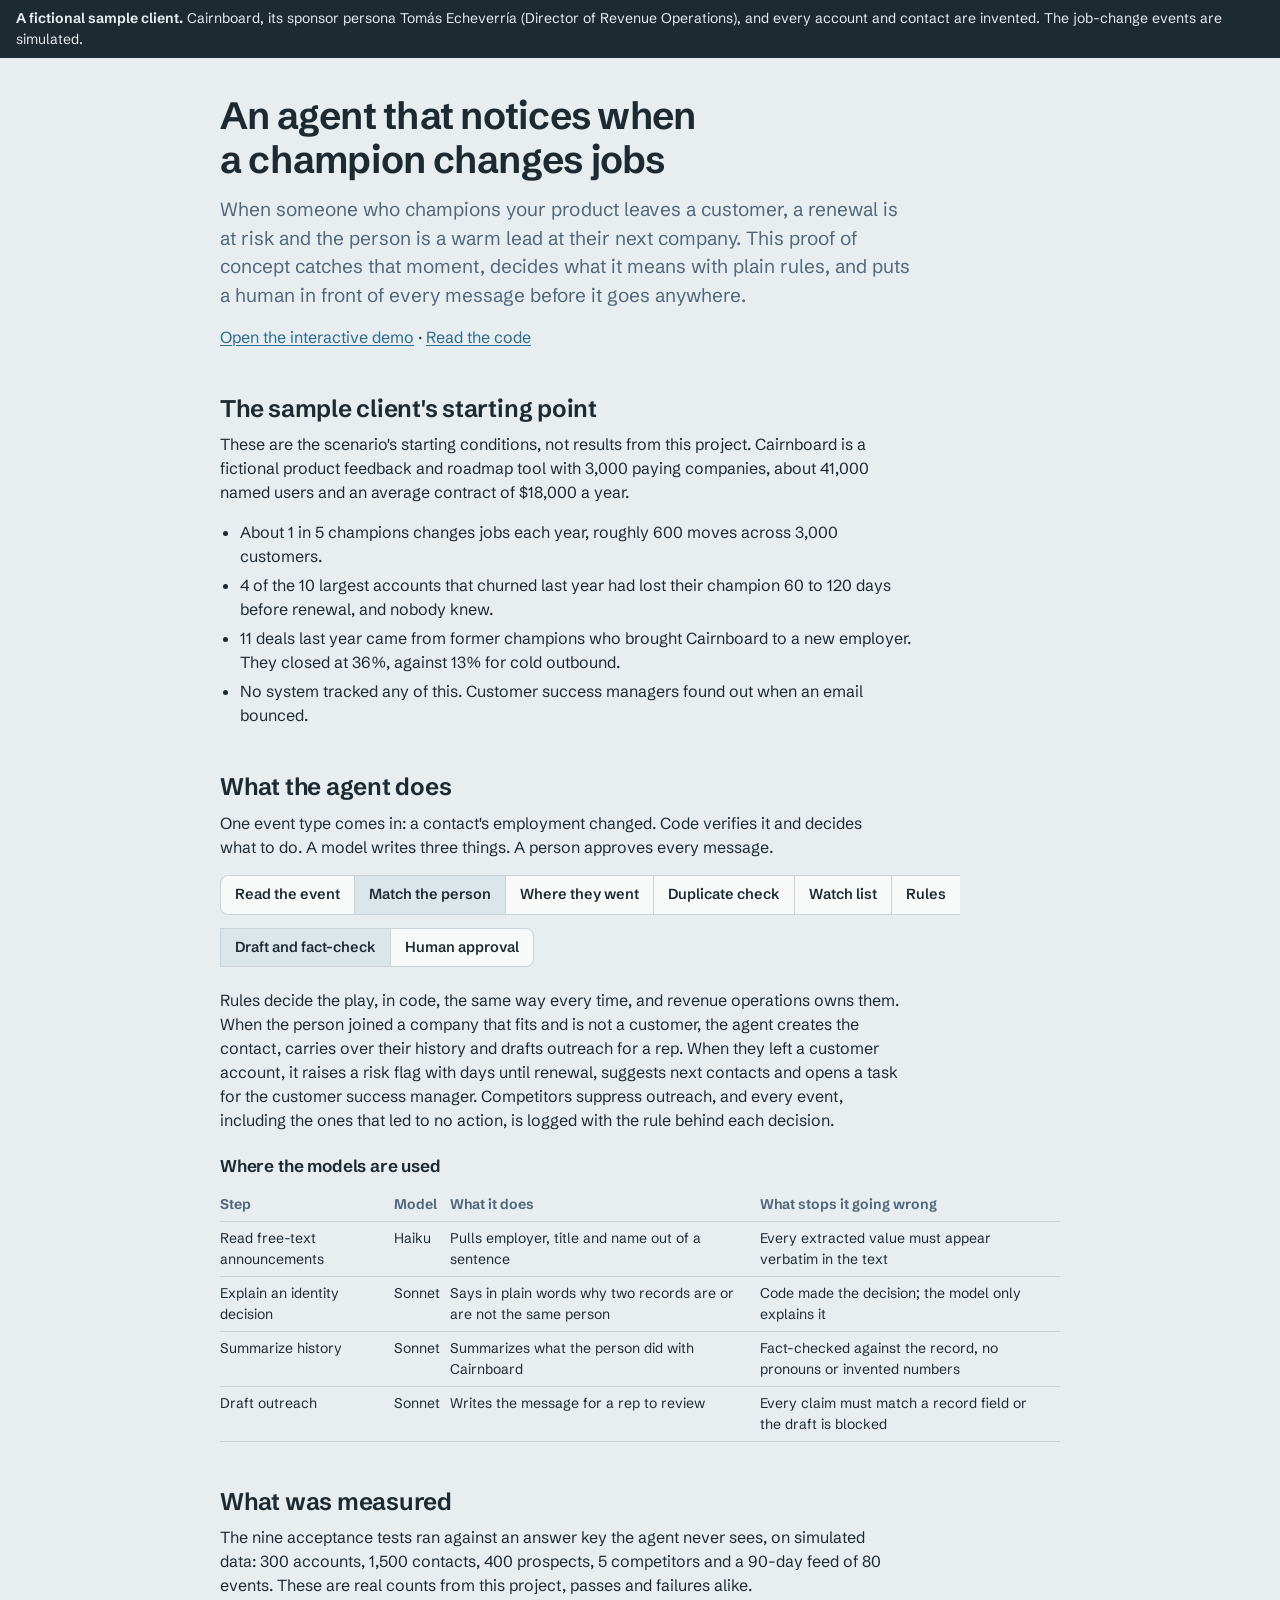
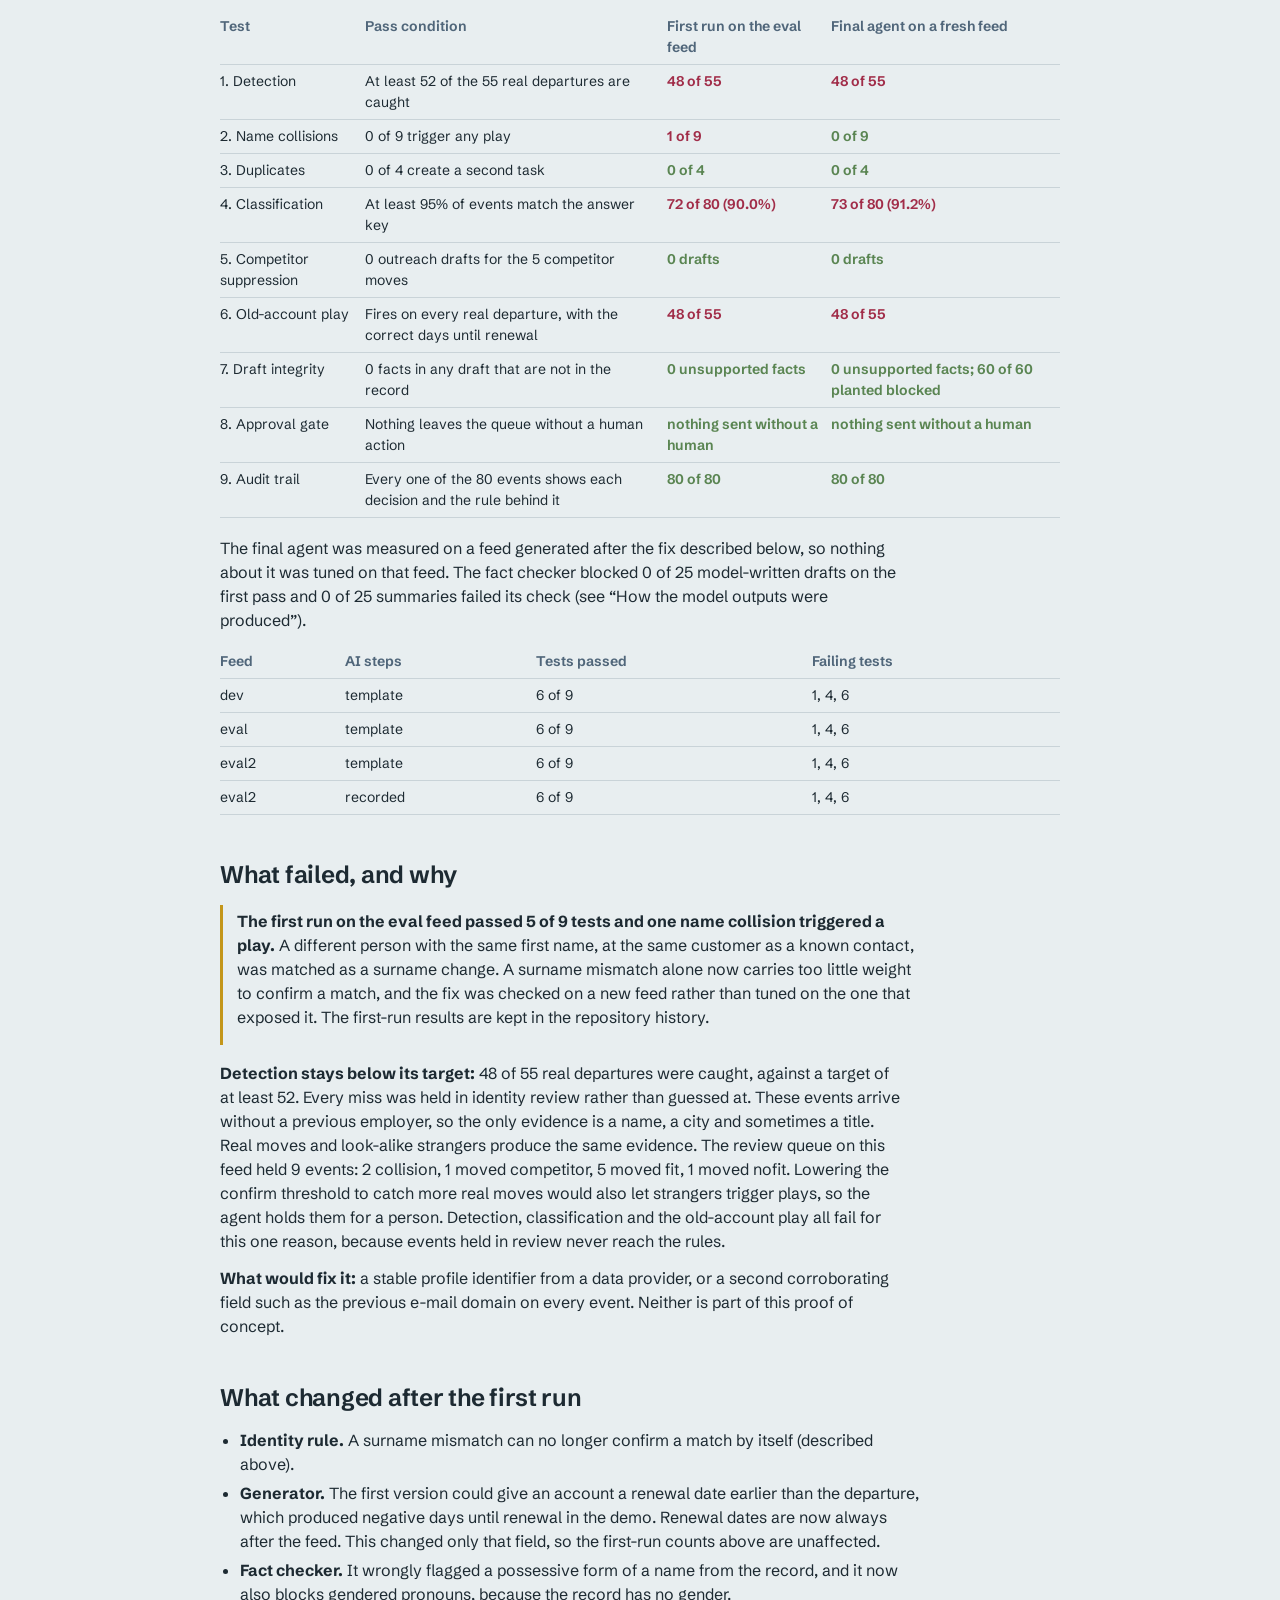
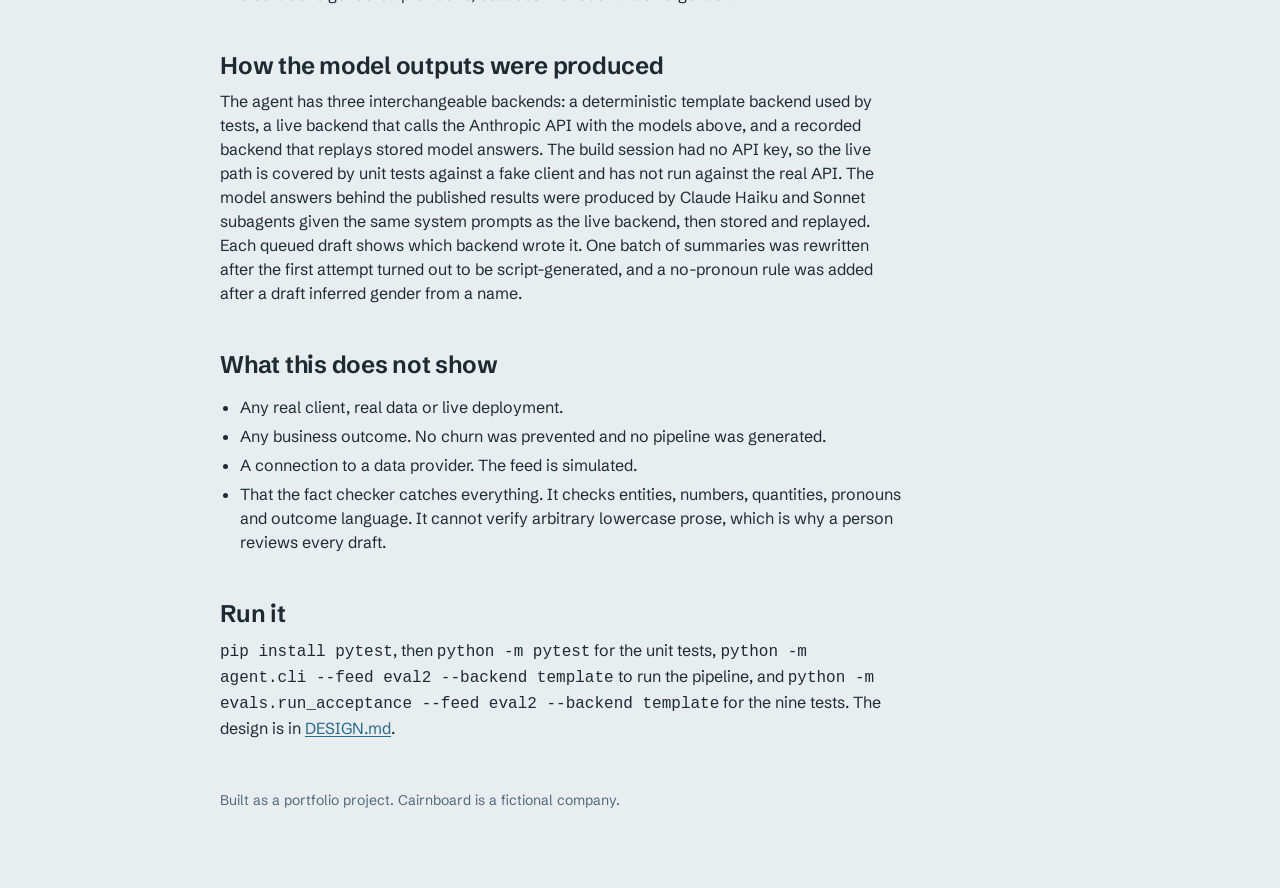
<file: docs/case-study.html>
<!doctype html>
<html lang="en"><head><meta charset="utf-8"><meta name="viewport" content="width=device-width, initial-scale=1">
<title>Champion job-change agent: case study</title>
<meta name="description" content="Case study: an event-driven agent that notices when a champion changes jobs, with a human approval gate. Fictional sample client, simulated events.">
<link rel="preconnect" href="https://fonts.googleapis.com"><link rel="preconnect" href="https://fonts.gstatic.com" crossorigin>
<link href="https://fonts.googleapis.com/css2?family=Newsreader:ital,opsz,wght@0,6..72,400;0,6..72,600&family=Schibsted+Grotesk:wght@400;500;600;700&display=swap" rel="stylesheet">
<link rel="stylesheet" href="style.css"></head><body>
<div class="notice"><b>A fictional sample client.</b> Cairnboard, its sponsor persona Tomás Echeverría (Director of Revenue Operations), and every account and contact are invented. The job-change events are simulated.</div>
<main class="doc">
<h1>An agent that notices when a champion changes jobs</h1>
<p class="lede">When someone who champions your product leaves a customer, a renewal is at risk and the person is a warm lead at their next company. This proof of concept catches that moment, decides what it means with plain rules, and puts a human in front of every message before it goes anywhere.</p>
<p><a href="index.html">Open the interactive demo</a> · <a href="https://github.com/RyColls/champion-job-change-agent">Read the code</a></p>

<h2>The sample client's starting point</h2>
<p>These are the scenario's starting conditions, not results from this project. Cairnboard is a fictional product feedback and roadmap tool with 3,000 paying companies, about 41,000 named users and an average contract of $18,000 a year.</p>
<ul>
<li>About 1 in 5 champions changes jobs each year, roughly 600 moves across 3,000 customers.</li>
<li>4 of the 10 largest accounts that churned last year had lost their champion 60 to 120 days before renewal, and nobody knew.</li>
<li>11 deals last year came from former champions who brought Cairnboard to a new employer. They closed at 36%, against 13% for cold outbound.</li>
<li>No system tracked any of this. Customer success managers found out when an email bounced.</li>
</ul>

<h2>What the agent does</h2>
<p>One event type comes in: a contact's employment changed. Code verifies it and decides what to do. A model writes three things. A person approves every message.</p>
<ol class="flow"><li>Read the event</li><li class="ai">Match the person</li><li>Where they went</li><li>Duplicate check</li><li>Watch list</li><li>Rules</li><li class="ai">Draft and fact-check</li><li>Human approval</li></ol>
<p>Rules decide the play, in code, the same way every time, and revenue operations owns them. When the person joined a company that fits and is not a customer, the agent creates the contact, carries over their history and drafts outreach for a rep. When they left a customer account, it raises a risk flag with days until renewal, suggests next contacts and opens a task for the customer success manager. Competitors suppress outreach, and every event, including the ones that led to no action, is logged with the rule behind each decision.</p>

<h3>Where the models are used</h3>
<table class="t"><tr><th>Step</th><th>Model</th><th>What it does</th><th>What stops it going wrong</th></tr>
<tr><td>Read free-text announcements</td><td>Haiku</td><td>Pulls employer, title and name out of a sentence</td><td>Every extracted value must appear verbatim in the text</td></tr>
<tr><td>Explain an identity decision</td><td>Sonnet</td><td>Says in plain words why two records are or are not the same person</td><td>Code made the decision; the model only explains it</td></tr>
<tr><td>Summarize history</td><td>Sonnet</td><td>Summarizes what the person did with Cairnboard</td><td>Fact-checked against the record, no pronouns or invented numbers</td></tr>
<tr><td>Draft outreach</td><td>Sonnet</td><td>Writes the message for a rep to review</td><td>Every claim must match a record field or the draft is blocked</td></tr></table>

<h2>What was measured</h2>
<p>The nine acceptance tests ran against an answer key the agent never sees, on simulated data: 300 accounts, 1,500 contacts, 400 prospects, 5 competitors and a 90-day feed of 80 events. These are real counts from this project, passes and failures alike.</p>
<table class='t'><tr><th>Test</th><th>Pass condition</th><th>First run on the eval feed</th><th>Final agent on a fresh feed</th></tr><tr><td>1. Detection</td><td>At least 52 of the 55 real departures are caught</td><td class='fail'>48 of 55</td><td class='fail'>48 of 55</td></tr><tr><td>2. Name collisions</td><td>0 of 9 trigger any play</td><td class='fail'>1 of 9</td><td class='pass'>0 of 9</td></tr><tr><td>3. Duplicates</td><td>0 of 4 create a second task</td><td class='pass'>0 of 4</td><td class='pass'>0 of 4</td></tr><tr><td>4. Classification</td><td>At least 95% of events match the answer key</td><td class='fail'>72 of 80 (90.0%)</td><td class='fail'>73 of 80 (91.2%)</td></tr><tr><td>5. Competitor suppression</td><td>0 outreach drafts for the 5 competitor moves</td><td class='pass'>0 drafts</td><td class='pass'>0 drafts</td></tr><tr><td>6. Old-account play</td><td>Fires on every real departure, with the correct days until renewal</td><td class='fail'>48 of 55</td><td class='fail'>48 of 55</td></tr><tr><td>7. Draft integrity</td><td>0 facts in any draft that are not in the record</td><td class='pass'>0 unsupported facts</td><td class='pass'>0 unsupported facts; 60 of 60 planted blocked</td></tr><tr><td>8. Approval gate</td><td>Nothing leaves the queue without a human action</td><td class='pass'>nothing sent without a human</td><td class='pass'>nothing sent without a human</td></tr><tr><td>9. Audit trail</td><td>Every one of the 80 events shows each decision and the rule behind it</td><td class='pass'>80 of 80</td><td class='pass'>80 of 80</td></tr></table>
<p>The final agent was measured on a feed generated after the fix described below, so nothing about it was tuned on that feed. The fact checker blocked 0 of 25 model-written drafts on the first pass and 0 of 25 summaries failed its check (see “How the model outputs were produced”).</p>
<table class='t'><tr><th>Feed</th><th>AI steps</th><th>Tests passed</th><th>Failing tests</th></tr><tr><td>dev</td><td>template</td><td>6 of 9</td><td>1, 4, 6</td></tr><tr><td>eval</td><td>template</td><td>6 of 9</td><td>1, 4, 6</td></tr><tr><td>eval2</td><td>template</td><td>6 of 9</td><td>1, 4, 6</td></tr><tr><td>eval2</td><td>recorded</td><td>6 of 9</td><td>1, 4, 6</td></tr></table>

<h2>What failed, and why</h2>
<div class="note"><p><b>The first run on the eval feed passed 5 of 9 tests and one name collision triggered a play.</b> A different person with the same first name, at the same customer as a known contact, was matched as a surname change. A surname mismatch alone now carries too little weight to confirm a match, and the fix was checked on a new feed rather than tuned on the one that exposed it. The first-run results are kept in the repository history.</p></div>
<p><b>Detection stays below its target:</b> 48 of 55 real departures were caught, against a target of at least 52. Every miss was held in identity review rather than guessed at. These events arrive without a previous employer, so the only evidence is a name, a city and sometimes a title. Real moves and look-alike strangers produce the same evidence. The review queue on this feed held 9 events: 2 collision, 1 moved competitor, 5 moved fit, 1 moved nofit. Lowering the confirm threshold to catch more real moves would also let strangers trigger plays, so the agent holds them for a person. Detection, classification and the old-account play all fail for this one reason, because events held in review never reach the rules.</p>
<p><b>What would fix it:</b> a stable profile identifier from a data provider, or a second corroborating field such as the previous e-mail domain on every event. Neither is part of this proof of concept.</p>

<h2>What changed after the first run</h2>
<ul><li><b>Identity rule.</b> A surname mismatch can no longer confirm a match by itself (described above).</li>
<li><b>Generator.</b> The first version could give an account a renewal date earlier than the departure, which produced negative days until renewal in the demo. Renewal dates are now always after the feed. This changed only that field, so the first-run counts above are unaffected.</li>
<li><b>Fact checker.</b> It wrongly flagged a possessive form of a name from the record, and it now also blocks gendered pronouns, because the record has no gender.</li></ul>

<h2>How the model outputs were produced</h2>
<p>The agent has three interchangeable backends: a deterministic template backend used by tests, a live backend that calls the Anthropic API with the models above, and a recorded backend that replays stored model answers. The build session had no API key, so the live path is covered by unit tests against a fake client and has not run against the real API. The model answers behind the published results were produced by Claude Haiku and Sonnet subagents given the same system prompts as the live backend, then stored and replayed. Each queued draft shows which backend wrote it. One batch of summaries was rewritten after the first attempt turned out to be script-generated, and a no-pronoun rule was added after a draft inferred gender from a name.</p>

<h2>What this does not show</h2>
<ul><li>Any real client, real data or live deployment.</li><li>Any business outcome. No churn was prevented and no pipeline was generated.</li><li>A connection to a data provider. The feed is simulated.</li><li>That the fact checker catches everything. It checks entities, numbers, quantities, pronouns and outcome language. It cannot verify arbitrary lowercase prose, which is why a person reviews every draft.</li></ul>

<h2>Run it</h2>
<p><code>pip install pytest</code>, then <code>python -m pytest</code> for the unit tests, <code>python -m agent.cli --feed eval2 --backend template</code> to run the pipeline, and <code>python -m evals.run_acceptance --feed eval2 --backend template</code> for the nine tests. The design is in <a href="https://github.com/RyColls/champion-job-change-agent/blob/main/DESIGN.md">DESIGN.md</a>.</p>
<footer>Built as a portfolio project. Cairnboard is a fictional company.</footer>
</main></body></html>
</file>
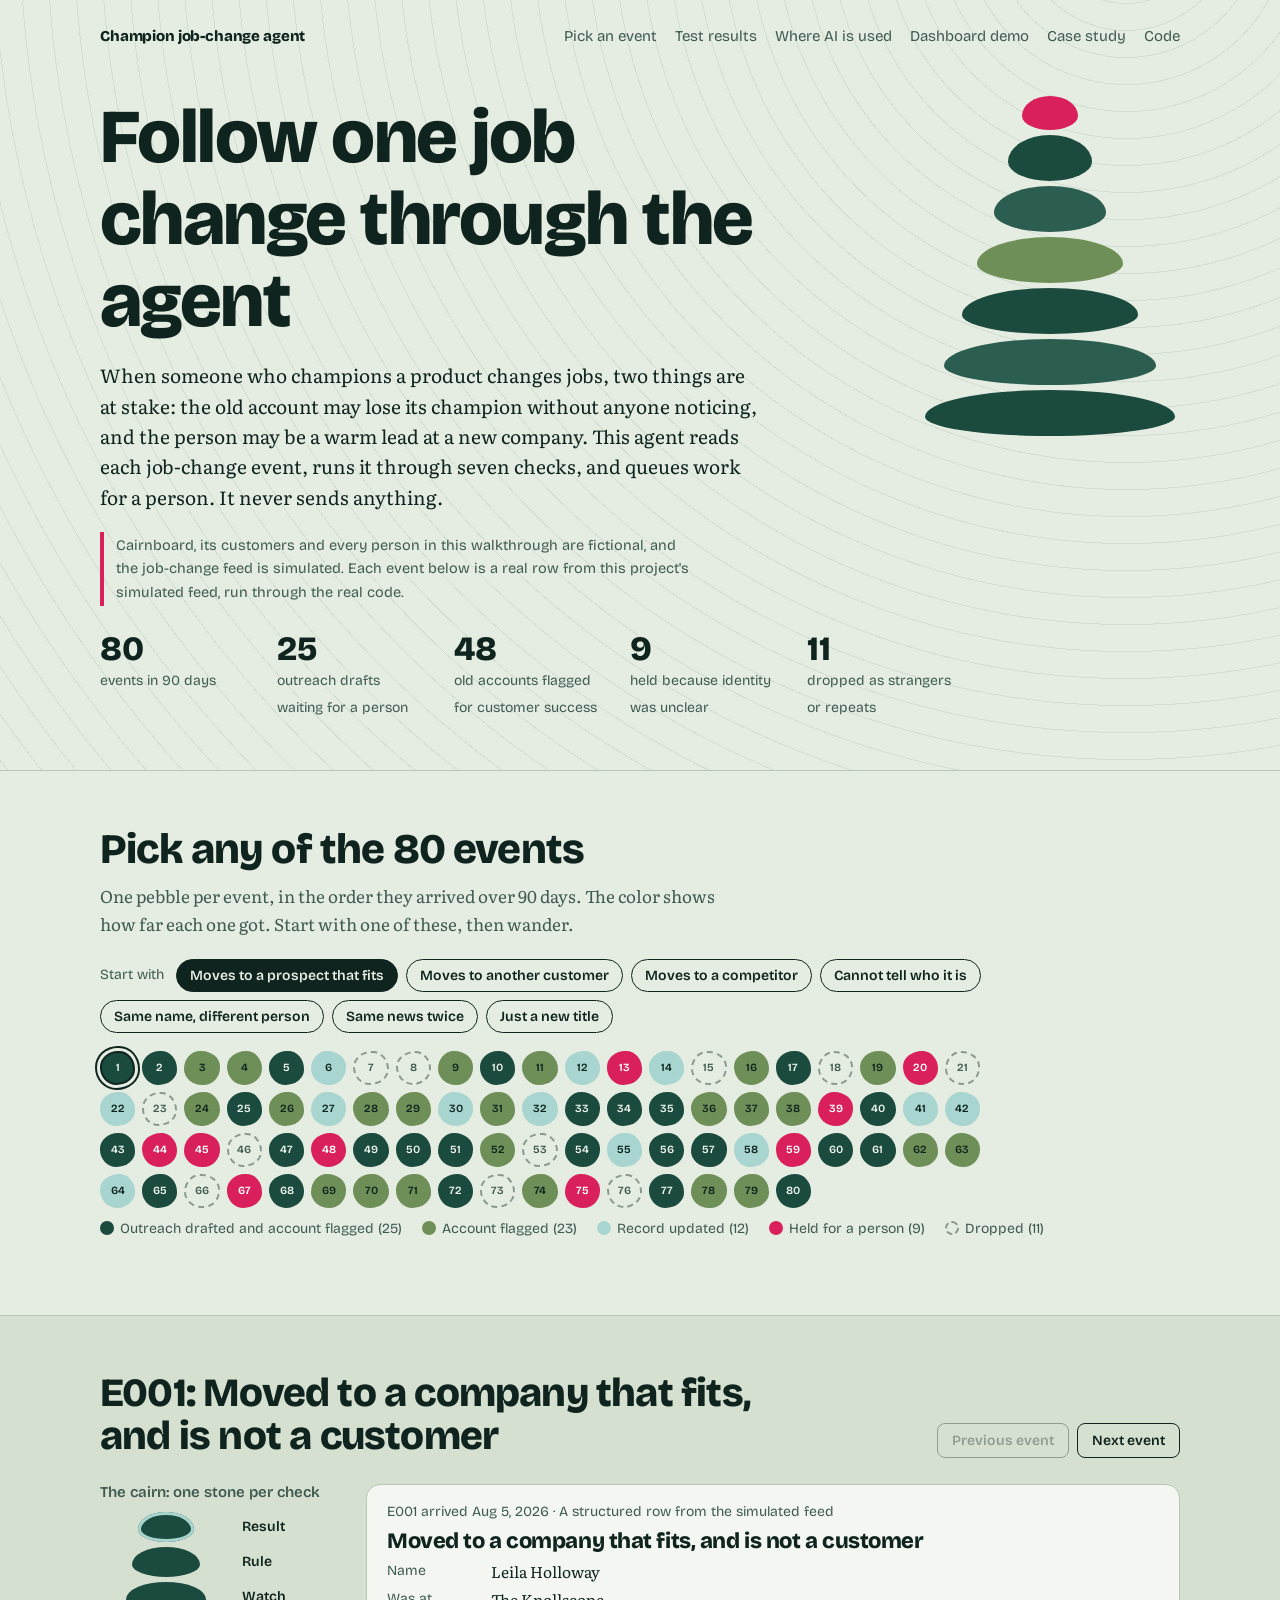
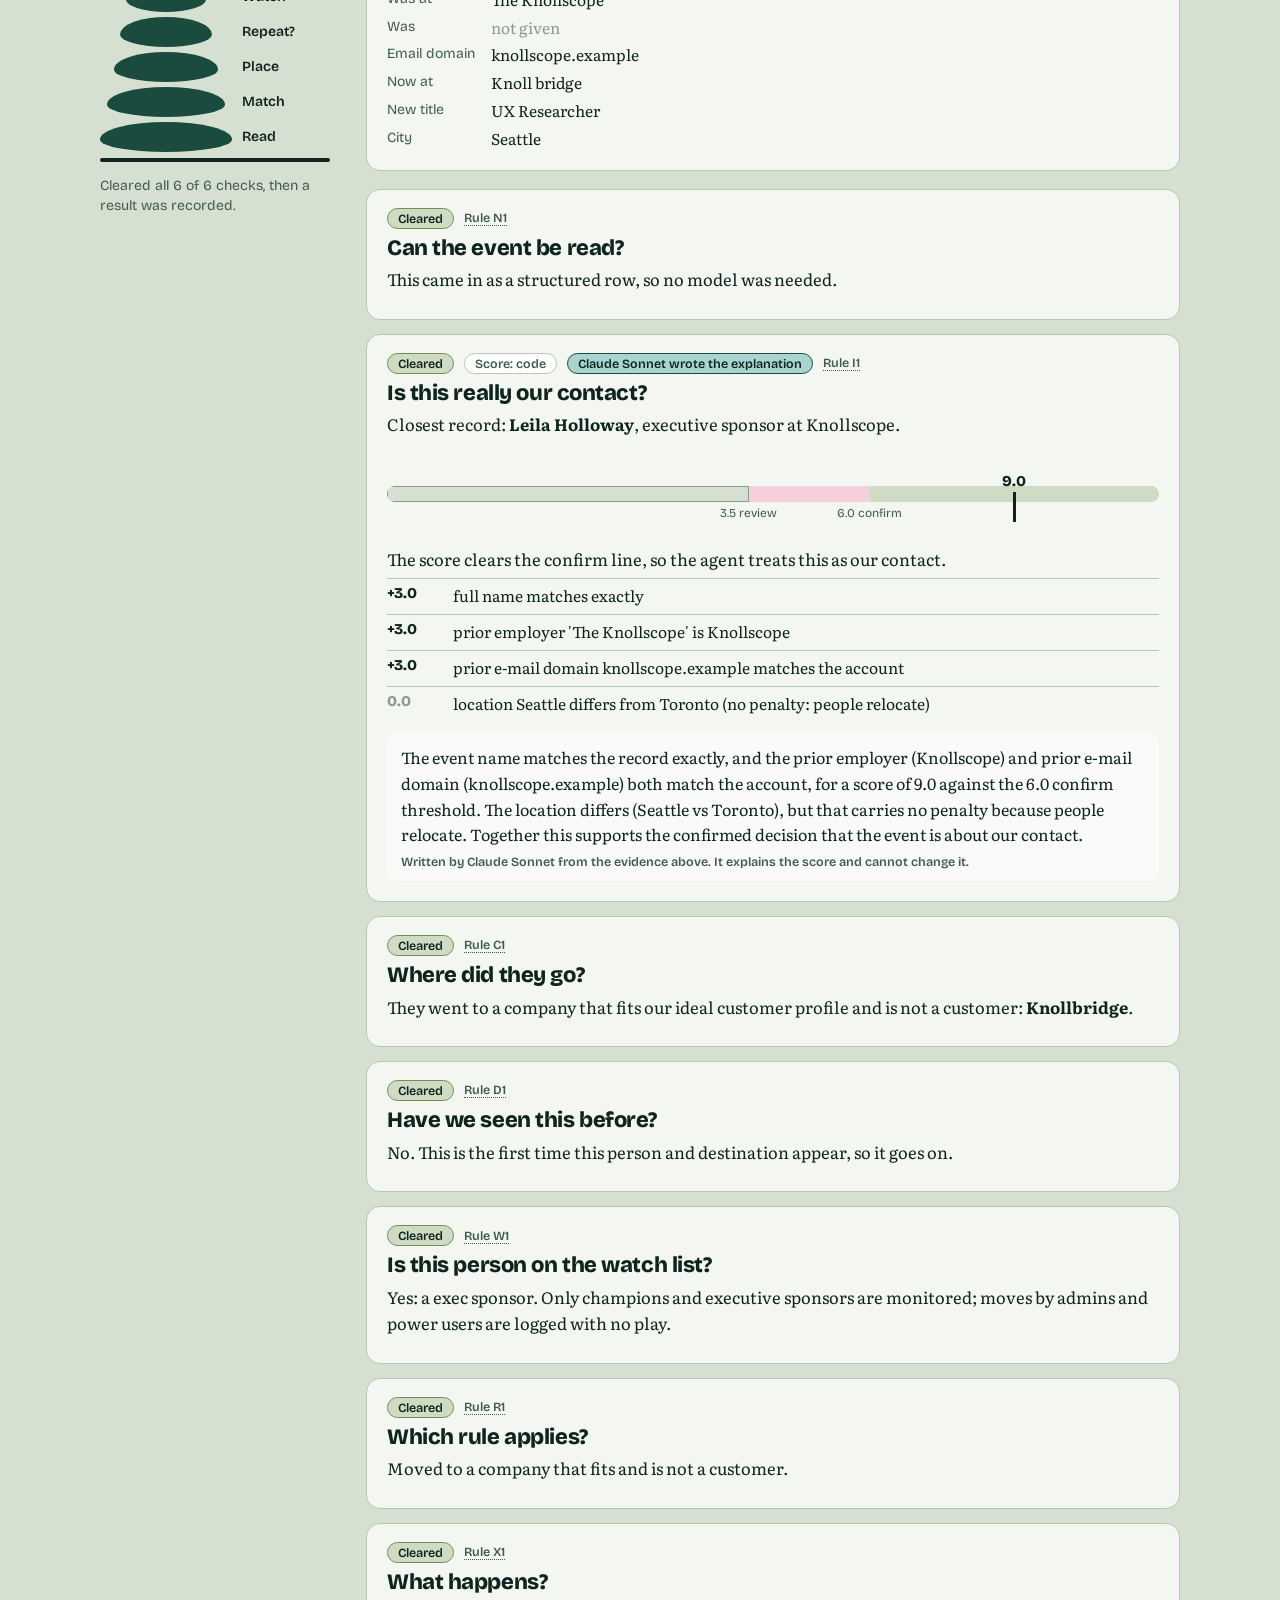
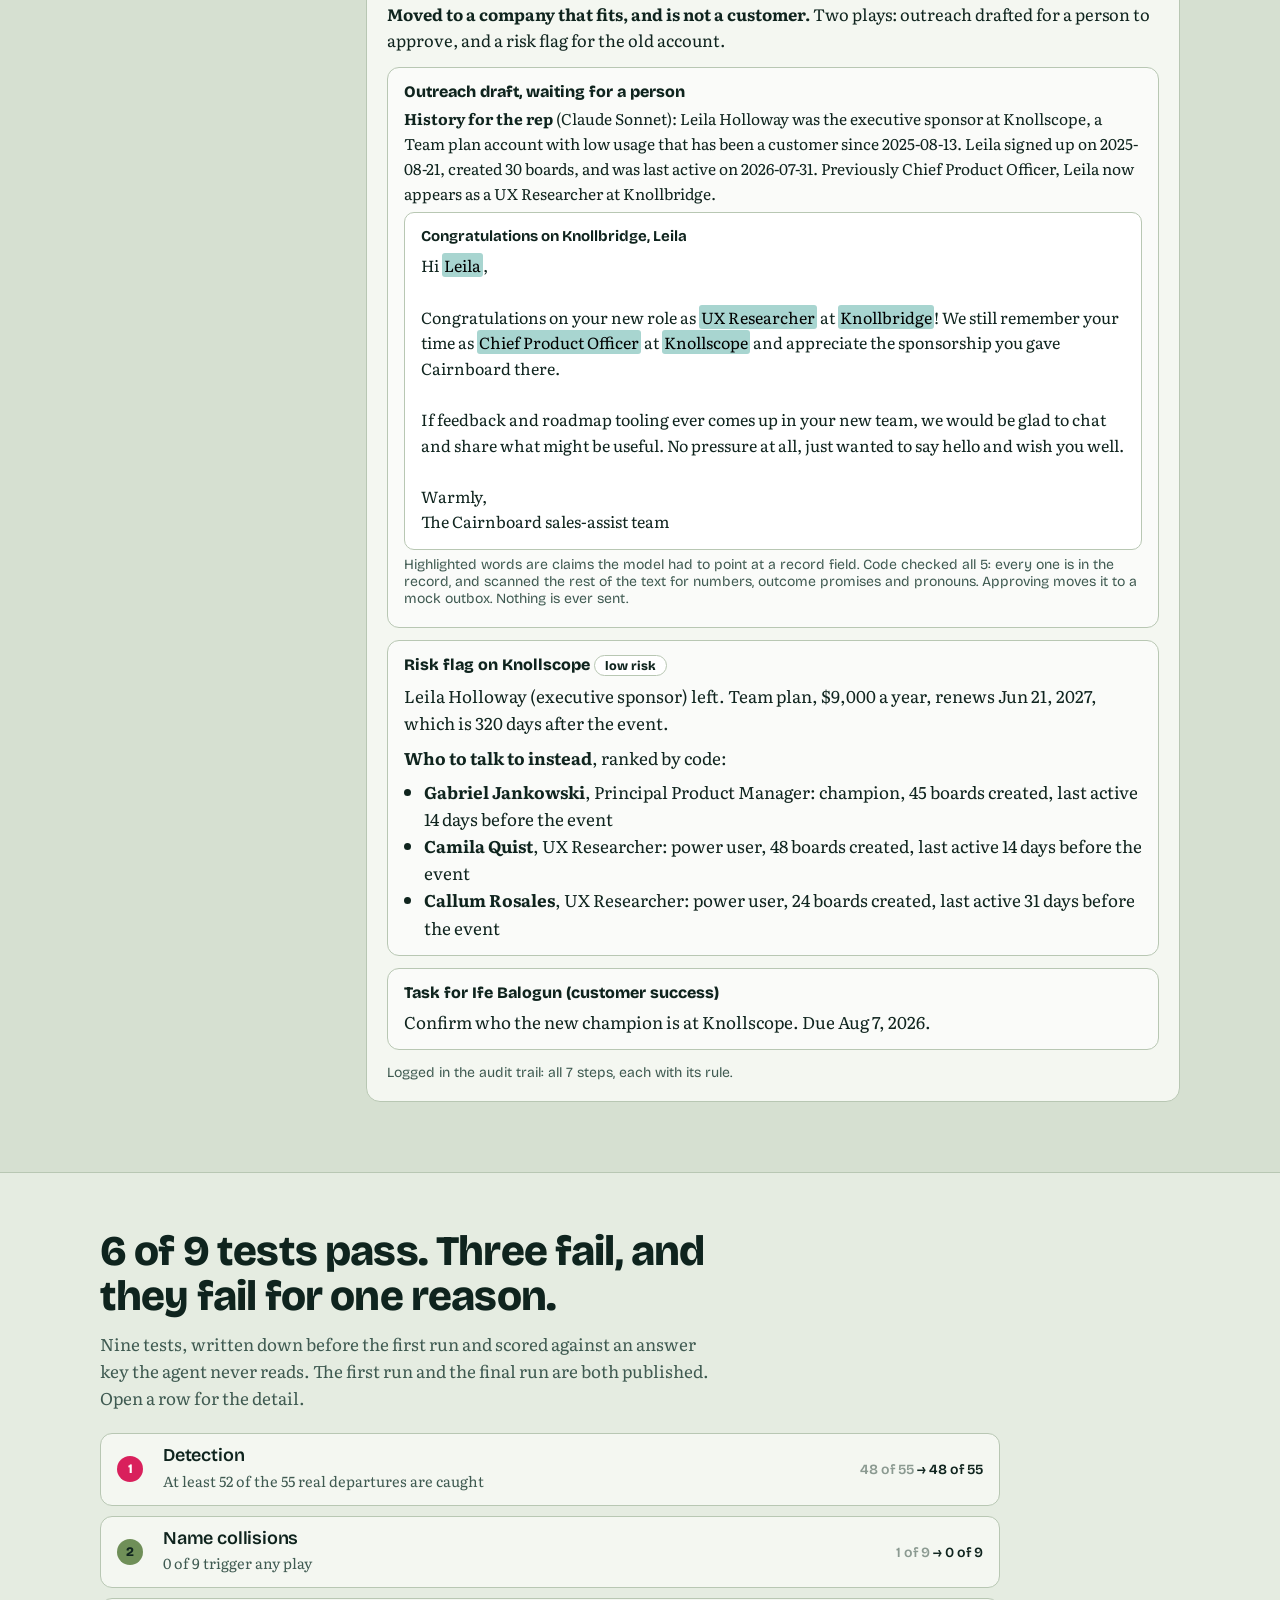
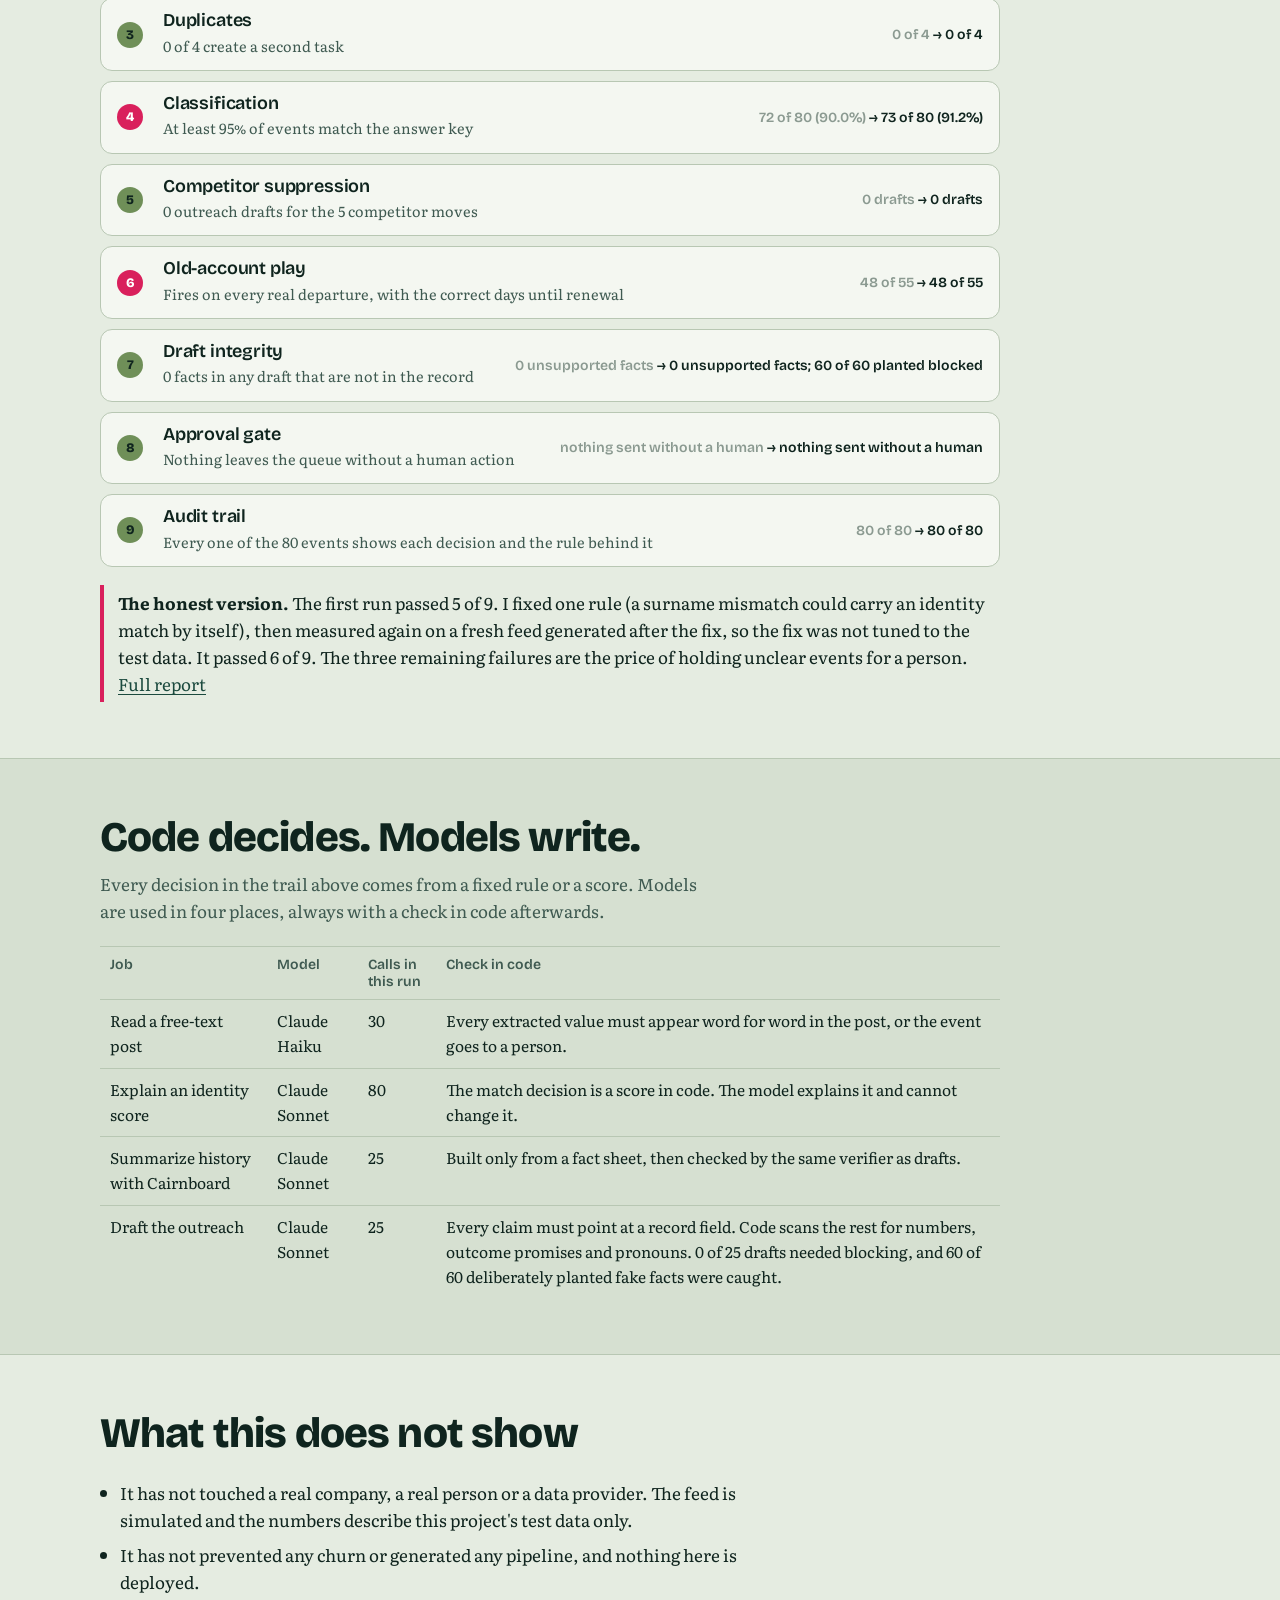
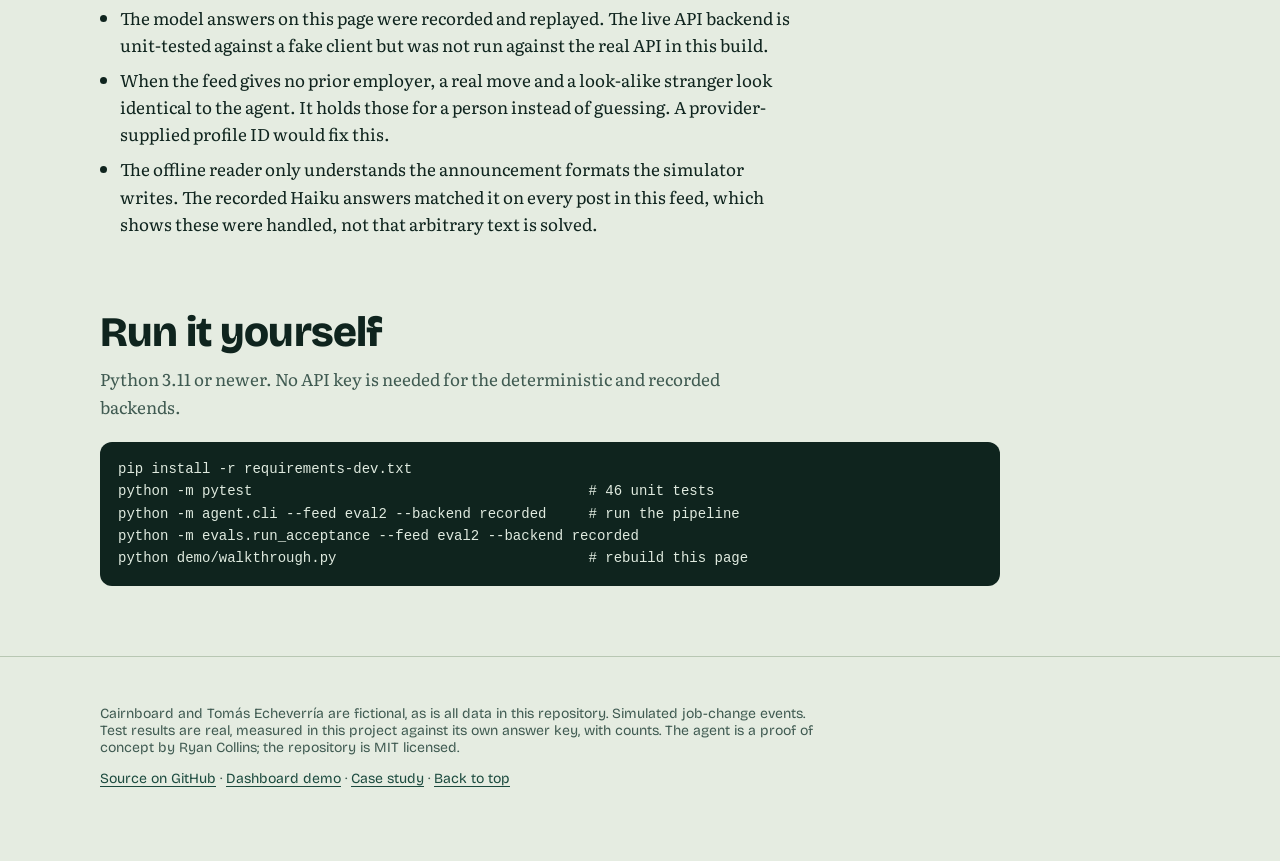
<file: docs/walkthrough.html>
<!doctype html>
<html lang="en">
<head>
<meta charset="utf-8">
<meta name="viewport" content="width=device-width, initial-scale=1">
<title>Follow one job change: champion job-change agent</title>
<meta name="description" content="A guided walk through one simulated job-change event at a time, showing every check the agent runs and where it stops. Fictional sample client; simulated data.">
<link rel="preconnect" href="https://fonts.googleapis.com">
<link rel="preconnect" href="https://fonts.gstatic.com" crossorigin>
<link href="https://fonts.googleapis.com/css2?family=Bricolage+Grotesque:opsz,wght@12..96,400;12..96,600;12..96,800&family=Literata:ital,opsz,wght@0,7..72,400;0,7..72,600;1,7..72,400&display=swap" rel="stylesheet">
<style>
:root{
  --paper:#e5ece1; --paper-2:#d6e0d1; --card:#f4f7f1; --ink:#0f241e; --ink-2:#3f5a51;
  --spruce:#1b4a3e; --moss:#6f8f58; --moss-soft:#cfdcc3; --tape:#d9205c; --tape-soft:#f6cfdc;
  --glacier:#a8d5d0; --line:#b8c7b3; --stone:#8b9a91;
  --head:'Bricolage Grotesque','Avenir Next','Segoe UI',system-ui,sans-serif;
  --body:'Literata',Georgia,'Times New Roman',serif;
}
*{box-sizing:border-box}
html{scroll-behavior:smooth}
@media (prefers-reduced-motion:reduce){html{scroll-behavior:auto}*{animation:none!important;transition:none!important}}
body{margin:0;background:var(--paper);color:var(--ink);font-family:var(--body);font-size:17px;line-height:1.6}
a{color:var(--spruce);text-decoration-thickness:1px;text-underline-offset:3px}
a:hover{color:var(--tape)}
:focus-visible{outline:3px solid var(--tape);outline-offset:2px;border-radius:4px}
h1,h2,h3{font-family:var(--head);line-height:1.08;margin:0;letter-spacing:-.02em}
.wrap{max-width:1120px;margin:0 auto;padding:0 20px}
.sr{position:absolute;left:-9999px}

/* top bar */
.bar{display:flex;gap:18px;align-items:center;justify-content:space-between;padding:14px 0;font-family:var(--head);font-size:15px}
.bar nav{display:flex;gap:18px;flex-wrap:wrap}
.bar b{font-weight:800;letter-spacing:-.01em}
.bar a{text-decoration:none;color:var(--ink-2)}
.bar a:hover{color:var(--tape)}

/* hero */
.hero{position:relative;overflow:hidden;border-bottom:1px solid var(--line);
  background:
   repeating-radial-gradient(circle at 88% -10%,transparent 0 26px,rgba(27,74,62,.09) 26px 27px),
   var(--paper)}
.hero .wrap{padding-top:10px;padding-bottom:44px}
.hero h1{font-size:clamp(38px,6.4vw,76px);font-weight:800;max-width:15ch;margin:34px 0 18px}
.lede{max-width:60ch;font-size:19px;margin:0 0 14px}
.fict{display:inline-block;max-width:66ch;font-family:var(--head);font-size:14.5px;color:var(--ink-2);border-left:4px solid var(--tape);padding:2px 0 2px 12px;margin:6px 0 26px}
.tally{display:grid;grid-template-columns:repeat(auto-fit,minmax(150px,1fr));gap:14px 24px;max-width:860px;font-family:var(--head);margin:0 0 6px}
.tally strong{display:block;font-size:34px;font-weight:800;line-height:1}
.tally span{font-size:14px;color:var(--ink-2)}

.deco{position:absolute;right:max(24px,calc((100vw - 1120px)/2 + 20px));top:96px;display:flex;flex-direction:column-reverse;align-items:center;gap:5px;width:260px}
.deco i{display:block;height:46px;border-radius:50%/58% 58% 42% 42%;background:var(--spruce)}
.deco i:nth-child(1){width:250px}.deco i:nth-child(2){width:212px;background:#2b5d50}.deco i:nth-child(3){width:176px}
.deco i:nth-child(4){width:146px;background:var(--moss)}.deco i:nth-child(5){width:112px;background:#2b5d50}.deco i:nth-child(6){width:84px}
.deco i:nth-child(7){width:56px;background:var(--tape);height:34px}
@media (max-width:980px){.deco{display:none}}
/* pick */
section{padding:56px 0}
.sec-head{max-width:62ch;margin-bottom:22px}
.sec-head h2{font-size:clamp(28px,4vw,42px);font-weight:800;margin-bottom:10px}
.sec-head p{margin:0;color:var(--ink-2)}
.field{display:grid;grid-template-columns:repeat(auto-fill,minmax(34px,1fr));gap:7px;max-width:880px;margin:18px 0 12px}
.peb{all:unset;box-sizing:border-box;cursor:pointer;height:34px;display:grid;place-items:center;font:600 11px var(--head);
  color:var(--ink);border:2px solid transparent;border-radius:52% 46% 54% 48%/48% 54% 46% 52%;background:var(--stone);transition:transform .15s}
.peb:nth-child(3n){border-radius:46% 54% 48% 52%/54% 46% 52% 48%}
.peb:nth-child(4n){border-radius:55% 45% 52% 48%/46% 52% 48% 54%}
.peb:hover{transform:translateY(-2px)}
.peb[aria-current=true]{border-color:var(--ink);box-shadow:0 0 0 3px var(--paper),0 0 0 5px var(--ink)}
.peb:focus-visible{outline:3px solid var(--tape);outline-offset:3px}
.c-draft{background:var(--spruce);color:#eef5ee}
.c-flag{background:var(--moss);color:#0f241e}
.c-update{background:var(--glacier)}
.c-review{background:var(--tape);color:#fff}
.c-ignored{background:transparent;border:2px dashed var(--stone);color:var(--ink-2)}
.c-ignored[aria-current=true]{border:2px solid var(--ink)}
.key{display:flex;flex-wrap:wrap;gap:8px 20px;font:14px var(--head);color:var(--ink-2);margin-bottom:22px}
.key i{display:inline-block;width:14px;height:14px;border-radius:50%;vertical-align:-2px;margin-right:6px}
.start{display:flex;flex-wrap:wrap;gap:8px;align-items:center;font-family:var(--head)}
.start span{font-size:14px;color:var(--ink-2);margin-right:4px}
.chip{all:unset;cursor:pointer;box-sizing:border-box;font:600 14px var(--head);padding:7px 13px;border:1.5px solid var(--ink);border-radius:999px;background:transparent}
.chip:hover{background:var(--ink);color:var(--paper)}
.chip[aria-pressed=true]{background:var(--ink);color:var(--paper)}

/* trail */
.trail{background:var(--paper-2);border-top:1px solid var(--line);border-bottom:1px solid var(--line)}
.trail-head{display:flex;flex-wrap:wrap;gap:12px 24px;align-items:flex-end;justify-content:space-between;margin-bottom:26px}
.trail-head h2{font-size:clamp(26px,3.6vw,40px);font-weight:800;max-width:26ch}
.nav2{display:flex;gap:8px}
.btn{all:unset;cursor:pointer;font:600 14px var(--head);padding:8px 14px;border-radius:8px;border:1.5px solid var(--ink);box-sizing:border-box}
.btn:hover{background:var(--ink);color:var(--paper)}
.btn[disabled]{opacity:.35;cursor:default;pointer-events:none}
.grid{display:grid;grid-template-columns:230px minmax(0,1fr);gap:36px;align-items:start}
.cairn{position:sticky;top:18px;font-family:var(--head)}
.cairn h3{font-size:15px;font-weight:600;color:var(--ink-2);margin-bottom:12px;letter-spacing:0}
.stack{display:flex;flex-direction:column-reverse;gap:5px}
.row{all:unset;cursor:pointer;display:grid;grid-template-columns:132px 1fr;align-items:center;gap:10px;box-sizing:border-box}
.row:focus-visible{outline:3px solid var(--tape);outline-offset:2px}
.stone{justify-self:center;height:30px;border-radius:50%/58% 58% 42% 42%;background:var(--spruce);transform-origin:50% 100%;position:relative}
.row[data-st=stop] .stone{background:var(--tape)}
.row[data-st=skipped] .stone{background:transparent;border:2px dashed var(--stone)}
.row[data-st=final-draft] .stone{background:var(--spruce);box-shadow:inset 0 0 0 3px var(--glacier)}
.row[data-st=final-flag] .stone{background:var(--moss)}
.row[data-st=final-update] .stone{background:var(--glacier)}
.row[data-st=final-review] .stone{background:var(--tape-soft);border:2px solid var(--tape)}
.row[data-st=final-ignored] .stone{background:transparent;border:2px dashed var(--stone)}
.row .nm{font-size:14px;font-weight:600}
.row[data-st=skipped] .nm{color:var(--stone);font-weight:400}
.row:hover .nm{color:var(--tape)}
.stack.build .row .stone{animation:lay .35s both}
@keyframes lay{from{transform:translateY(-14px);opacity:0}to{transform:none;opacity:1}}
.flag{position:absolute;left:50%;top:-20px;width:3px;height:22px;background:var(--ink)}
.flag:after{content:"";position:absolute;left:3px;top:0;border-left:16px solid var(--tape);border-top:6px solid transparent;border-bottom:6px solid transparent}
.cairn .cap{font-size:14px;color:var(--ink-2);margin-top:14px;line-height:1.4}
.ground{height:4px;background:var(--ink);border-radius:2px;margin-top:6px}

.arrive{background:var(--card);border:1px solid var(--line);border-radius:14px;padding:18px 20px;margin-bottom:18px}
.arrive h3,.stop h3{font-size:22px;font-weight:800;margin-bottom:6px}
.meta{font:14px var(--head);color:var(--ink-2);margin:0 0 10px}
blockquote{margin:6px 0 0;padding:10px 14px;border-left:4px solid var(--moss);background:#fff8;font-style:italic}
dl.kv{display:grid;grid-template-columns:max-content 1fr;gap:3px 16px;margin:6px 0 0;font-size:15.5px}
dl.kv dt{font-family:var(--head);font-size:14px;color:var(--ink-2)}
dl.kv dd{margin:0}
.stop{background:var(--card);border:1px solid var(--line);border-radius:14px;padding:18px 20px 20px;margin-bottom:14px;scroll-margin-top:16px;position:relative}
.stop[data-st=stop]{border-color:var(--tape);box-shadow:0 0 0 2px var(--tape-soft)}
.stop[data-st=skipped]{background:transparent;border-style:dashed;color:var(--ink-2)}
.stop .top{display:flex;flex-wrap:wrap;gap:6px 10px;align-items:center;margin-bottom:8px;font:600 13px var(--head)}
.pill{display:inline-block;padding:2px 10px;border-radius:999px;border:1.5px solid var(--ink);font:600 12.5px var(--head)}
.pill.ok{background:var(--moss-soft);border-color:var(--moss)}
.pill.stop{background:var(--tape);border-color:var(--tape);color:#fff}
.pill.skip{border-style:dashed;border-color:var(--stone);color:var(--ink-2)}
.pill.ai{background:var(--glacier);border-color:var(--spruce)}
.pill.code{background:#fff;border-color:var(--line);color:var(--ink-2)}
.rule{font:600 12.5px var(--head);color:var(--ink-2);cursor:help;border-bottom:1px dotted var(--ink-2)}
.stop p{margin:6px 0}
.said{font-size:16.5px}

/* score meter */
.meter{position:relative;height:46px;margin:34px 0 28px;font-family:var(--head)}
.meter .bands{position:absolute;left:0;right:0;top:14px;height:16px;border-radius:8px;overflow:hidden;display:flex}
.meter .bands i{display:block;height:100%}
.pin{position:absolute;top:0;transform:translateX(-50%);text-align:center;font:800 15px var(--head)}
.pin:after{content:"";display:block;width:3px;height:30px;background:var(--ink);margin:2px auto 0}
.tick{position:absolute;top:34px;transform:translateX(-50%);font:12px var(--head);color:var(--ink-2);white-space:nowrap}
.ev{list-style:none;padding:0;margin:6px 0 0;font-size:15.5px}
.ev li{display:grid;grid-template-columns:56px 1fr;gap:10px;padding:5px 0;border-top:1px solid var(--line)}
.ev b{font:800 15px var(--head)}
.ev .neg{color:var(--tape)}
.ev .zero{color:var(--stone)}
.expl{margin-top:12px;padding:12px 14px;background:#fff9;border-radius:10px;font-size:16px}
.expl small{display:block;font:600 12.5px var(--head);color:var(--ink-2);margin-top:6px}

/* results */
.out{margin-top:14px;display:grid;gap:12px}
.art{border:1px solid var(--line);border-radius:12px;padding:14px 16px;background:#fff9}
.art h4{margin:0 0 6px;font:800 16px var(--head)}
.mail{background:#fff;border:1px solid var(--line);border-radius:10px;padding:14px 16px;font-size:16px;white-space:pre-wrap}
.mail .sub{font:700 15px var(--head);margin-bottom:8px;white-space:normal}
mark{background:var(--glacier);padding:0 2px;border-radius:3px;cursor:help}
.risk{display:inline-block;font:800 12.5px var(--head);padding:2px 10px;border-radius:999px}
.risk.high{background:var(--tape);color:#fff}.risk.medium{background:var(--moss-soft)}.risk.low{background:#fff;border:1px solid var(--line)}
ul.plain{margin:6px 0 0;padding-left:20px}
.gate{font:14px var(--head);color:var(--ink-2);margin-top:8px}

/* proof */
.board{display:grid;gap:10px;max-width:900px}
.test{background:var(--card);border:1px solid var(--line);border-radius:12px}
.test summary{list-style:none;cursor:pointer;display:grid;grid-template-columns:34px 1fr auto;gap:12px;align-items:center;padding:12px 16px}
.test summary::-webkit-details-marker{display:none}
.dot{width:26px;height:26px;border-radius:50%;display:grid;place-items:center;font:800 13px var(--head);background:var(--moss);color:#0f241e}
.dot.f{background:var(--tape);color:#fff}
.test h3{font-size:18px;font-weight:600;letter-spacing:-.01em}
.test .cond{font-size:14.5px;color:var(--ink-2)}
.test .num{font:600 14px var(--head);text-align:right}
.test .num s{color:var(--stone)}
.test .body{padding:0 16px 14px 62px;font-size:16px}
.callout{max-width:900px;margin-top:18px;border-left:4px solid var(--tape);padding:4px 0 4px 14px}

.tbl{width:100%;max-width:900px;border-collapse:collapse;font-size:15.5px}
.tbl th,.tbl td{text-align:left;padding:9px 10px;border-top:1px solid var(--line);vertical-align:top}
.tbl th{font:600 14px var(--head);color:var(--ink-2)}
pre{background:var(--ink);color:#dfeadf;padding:16px 18px;border-radius:12px;overflow:auto;font:14px/1.6 ui-monospace,Consolas,monospace;max-width:900px}
ul.limits{max-width:70ch;padding-left:20px}
ul.limits li{margin:8px 0}
footer{padding:34px 0 60px;font:14px var(--head);color:var(--ink-2);border-top:1px solid var(--line)}
footer p{max-width:80ch}

@media (max-width:820px){
  body{font-size:16.5px}
  .grid{grid-template-columns:1fr;gap:18px}
  .cairn{position:static;background:var(--card);border:1px solid var(--line);border-radius:14px;padding:14px 16px}
  .stack{max-width:320px}
  .test summary{grid-template-columns:34px 1fr}
  .test .num{grid-column:2;text-align:left}
  .test .body{padding-left:16px}
  section{padding:40px 0}
}
</style>
</head>
<body>
<header class="hero" id="top">
  <div class="wrap">
    <div class="bar"><b>Champion job-change agent</b>
      <nav aria-label="Pages"><a href="#pick">Pick an event</a><a href="#proof">Test results</a><a href="#ai">Where AI is used</a><a href="index.html">Dashboard demo</a><a href="case-study.html">Case study</a><a href="https://github.com/RyColls/champion-job-change-agent">Code</a></nav></div>
    <div class="deco" aria-hidden="true"><i></i><i></i><i></i><i></i><i></i><i></i><i></i></div>
    <h1>Follow one job change through the agent</h1>
    <p class="lede">When someone who champions a product changes jobs, two things are at stake: the old account may lose its champion without anyone noticing, and the person may be a warm lead at a new company. This agent reads each job-change event, runs it through seven checks, and queues work for a person. It never sends anything.</p>
    <p class="fict">Cairnboard, its customers and every person in this walkthrough are fictional, and the job-change feed is simulated. Each event below is a real row from this project's simulated feed, run through the real code.</p>
    <div class="tally" id="tally" aria-label="What happened across the 80 simulated events"></div>
  </div>
</header>

<section id="pick">
  <div class="wrap">
    <div class="sec-head"><h2>Pick any of the 80 events</h2>
      <p>One pebble per event, in the order they arrived over 90 days. The color shows how far each one got. Start with one of these, then wander.</p></div>
    <div class="start" id="start"><span>Start with</span></div>
    <div class="field" id="field" role="group" aria-label="The 80 events"></div>
    <div class="key" id="key"></div>
  </div>
</section>

<section class="trail" id="trail">
  <div class="wrap">
    <div class="trail-head"><h2 id="t-title" aria-live="polite"></h2>
      <div class="nav2"><button class="btn" id="prev">Previous event</button><button class="btn" id="next">Next event</button></div></div>
    <div class="grid">
      <aside class="cairn" aria-label="How far this event got">
        <h3>The cairn: one stone per check</h3>
        <div class="stack" id="stack"></div><div class="ground"></div>
        <p class="cap" id="cap"></p>
      </aside>
      <div id="stops"></div>
    </div>
  </div>
</section>

<section id="proof">
  <div class="wrap">
    <div class="sec-head"><h2 id="proof-h"></h2>
      <p>Nine tests, written down before the first run and scored against an answer key the agent never reads. The first run and the final run are both published. Open a row for the detail.</p></div>
    <div class="board" id="board"></div>
    <div class="callout" id="why"></div>
  </div>
</section>

<section id="ai" style="background:var(--paper-2);border-top:1px solid var(--line);border-bottom:1px solid var(--line)">
  <div class="wrap">
    <div class="sec-head"><h2>Code decides. Models write.</h2>
      <p>Every decision in the trail above comes from a fixed rule or a score. Models are used in four places, always with a check in code afterwards.</p></div>
    <table class="tbl" id="aitbl"></table>
  </div>
</section>

<section id="limits">
  <div class="wrap">
    <div class="sec-head"><h2>What this does not show</h2></div>
    <ul class="limits">
      <li>It has not touched a real company, a real person or a data provider. The feed is simulated and the numbers describe this project's test data only.</li>
      <li>It has not prevented any churn or generated any pipeline, and nothing here is deployed.</li>
      <li>The model answers on this page were recorded and replayed. The live API backend is unit-tested against a fake client but was not run against the real API in this build.</li>
      <li>When the feed gives no prior employer, a real move and a look-alike stranger look identical to the agent. It holds those for a person instead of guessing. A provider-supplied profile ID would fix this.</li>
      <li>The offline reader only understands the announcement formats the simulator writes. The recorded Haiku answers matched it on every post in this feed, which shows these were handled, not that arbitrary text is solved.</li>
    </ul>
  </div>
</section>

<section id="run" style="padding-top:0">
  <div class="wrap">
    <div class="sec-head"><h2>Run it yourself</h2><p>Python 3.11 or newer. No API key is needed for the deterministic and recorded backends.</p></div>
<pre>pip install -r requirements-dev.txt
python -m pytest                                        # 46 unit tests
python -m agent.cli --feed eval2 --backend recorded     # run the pipeline
python -m evals.run_acceptance --feed eval2 --backend recorded
python demo/walkthrough.py                              # rebuild this page</pre>
  </div>
</section>

<footer><div class="wrap">
  <p>Cairnboard and Tomás Echeverría are fictional, as is all data in this repository. Simulated job-change events. Test results are real, measured in this project against its own answer key, with counts. The agent is a proof of concept by Ryan Collins; the repository is MIT licensed.</p>
  <p><a href="https://github.com/RyColls/champion-job-change-agent">Source on GitHub</a> · <a href="index.html">Dashboard demo</a> · <a href="case-study.html">Case study</a> · <a href="#top">Back to top</a></p>
</div></footer>

<script>
const D = {"feed":"eval2","backend":"recorded","events":[{"id":"E001","date":"2026-08-05","fmt":"structured","raw":{"full_name":"Leila Holloway","prior_employer":"The Knollscope","prior_title":null,"prior_email_domain":"knollscope.example","new_employer":"Knoll bridge","new_title":"UX Researcher","location":"Seattle"},"label":"departure:fit_prospect","rule":"R1","cls":"draft","ruleText":"","payload":{"full_name":"Leila Holloway","prior_employer":"The Knollscope","prior_title":null,"prior_email_domain":"knollscope.example","new_employer":"Knoll bridge","new_title":"UX Researcher","location":"Seattle"},"identity":{"status":"confirmed","score":9.0,"evidence":[{"signal":"name","points":3.0,"detail":"full name matches exactly"},{"signal":"employer","points":3.0,"detail":"prior employer 'The Knollscope' is Knollscope"},{"signal":"email_domain","points":3.0,"detail":"prior e-mail domain knollscope.example matches the account"},{"signal":"city","points":0.0,"detail":"location Seattle differs from Toronto (no penalty: people relocate)"}],"explanation":"The event name matches the record exactly, and the prior employer (Knollscope) and prior e-mail domain (knollscope.example) both match the account, for a score of 9.0 against the 6.0 confirm threshold. The location differs (Seattle vs Toronto), but that carries no penalty because people relocate. Together this supports the confirmed decision that the event is about our contact."},"steps":[{"step":"normalize","rule":"N1","outcome":"ok","detail":"structured event, no AI needed","ruleText":"Structured row: no model needed"},{"step":"identity","rule":"I1","outcome":"confirmed","detail":"score 9.0 meets the confirm threshold 6.0. The event name matches the record exactly, and the prior employer (Knollscope) and prior e-mail domain (knollscope.example) both match the account, for a score of 9.0 against the 6.0 confirm threshold. The location differs (Seattle vs Toronto), but that carries no penalty because people relocate. Together this supports the confirmed decision that the event is about our contact.","ruleText":"Identity score met the confirm threshold (6.0)"},{"step":"classify","rule":"C1","outcome":"ok","detail":"destination=fit_prospect (Knollbridge)","ruleText":"Destination checked against the customer, prospect and competitor lists"},{"step":"dedupe","rule":"D1","outcome":"ok","detail":"first time this person and destination were seen","ruleText":"First time this person and destination were seen"},{"step":"watchlist","rule":"W1","outcome":"ok","detail":"exec_sponsor is on the watch list","ruleText":"Contact is a champion or executive sponsor"},{"step":"rules","rule":"R1","outcome":"ok","detail":"Moved to a company that fits and is not a customer","ruleText":""},{"step":"disposition","rule":"X1","outcome":"ok","detail":"label=departure:fit_prospect (decided by R1)","ruleText":"Final label recorded"}],"contact":{"name":"Leila Holloway","role":"exec_sponsor","title":"Chief Product Officer","city":"Toronto"},"account":{"name":"Knollscope","plan":"Team","arr":9000,"renewal":"2027-06-21","csm":"Ife Balogun","am":"Hollis Grant","usage":"low"},"flag":{"id":"F001","type":"risk_flag","event_id":"E001","account_id":"A0161","account_name":"Knollscope","plan":"Team","arr":9000,"departed_contact_id":"K00805","departed_name":"Leila Holloway","departed_role":"exec_sponsor","days_until_renewal":320,"renewal_date":"2027-06-21","risk_level":"low","next_best_contacts":[{"contact_id":"K00801","name":"Gabriel Jankowski","role":"champion","title":"Principal Product Manager","reason":"champion, 45 boards created, last active 14 days before the event"},{"contact_id":"K00803","name":"Camila Quist","role":"power_user","title":"UX Researcher","reason":"power user, 48 boards created, last active 14 days before the event"},{"contact_id":"K00804","name":"Callum Rosales","role":"power_user","title":"UX Researcher","reason":"power user, 24 boards created, last active 31 days before the event"}],"summary":"Leila Holloway (executive sponsor) left Knollscope; renewal in 320 days."},"task":{"id":"T001","type":"csm_task","event_id":"E001","flag_id":"F001","assignee":"Ife Balogun","account_id":"A0161","due":"2026-08-07","title":"Confirm who the new champion is at Knollscope","detail":"Leila Holloway (executive sponsor) left Knollscope; renewal in 320 days."},"note":null,"supp":null,"upd":null,"queue":{"event_id":"E001","contact_id":"K00805","prospect_id":"P0255","company":"Knollbridge","contact_name":"Leila Holloway","new_title":"UX Researcher","to":"e-mail to be found by the rep","history_summary":"Leila Holloway was the executive sponsor at Knollscope, a Team plan account with low usage that has been a customer since 2025-08-13. Leila signed up on 2025-08-21, created 30 boards, and was last active on 2026-07-31. Previously Chief Product Officer, Leila now appears as a UX Researcher at Knollbridge.","rule":"R1","assigned_to":"sales-assist","provenance":{"backend":"recorded","model":"claude-sonnet-5-5 (Claude Code subagent)"},"first_pass_ok":true,"verification":{"ok":true,"problems":[]},"facts_used":{"contact.first_name":"Leila","contact.full_name":"Leila Holloway","contact.role_label":"executive sponsor","contact.old_title":"Chief Product Officer","contact.signup_date":"2025-08-21","contact.last_active_date":"2026-07-31","contact.boards_created":"30","account.name":"Knollscope","account.plan":"Team","account.usage_level":"low","account.customer_since":"2025-08-13","new_company.name":"Knollbridge","new_title":"UX Researcher"},"type":"outreach_draft","status":"pending","subject":"Congratulations on Knollbridge, Leila","body":"Hi Leila,\n\nCongratulations on your new role as UX Researcher at Knollbridge! We still remember your time as Chief Product Officer at Knollscope and appreciate the sponsorship you gave Cairnboard there.\n\nIf feedback and roadmap tooling ever comes up in your new team, we would be glad to chat and share what might be useful. No pressure at all, just wanted to say hello and wish you well.\n\nWarmly,\nThe Cairnboard sales-assist team","claims":[{"text":"Leila","field":"contact.first_name"},{"text":"UX Researcher","field":"new_title"},{"text":"Knollbridge","field":"new_company.name"},{"text":"Chief Product Officer","field":"contact.old_title"},{"text":"Knollscope","field":"account.name"}],"id":"Q001"}},{"id":"E002","date":"2026-08-09","fmt":"text","raw":"Thrilled to share I'm starting a new chapter as Senior Product Manager at Northwindstack! After a great run at Tesselscope, onward. — Chloe Gallagher, London","label":"departure:fit_prospect","rule":"R1","cls":"draft","ruleText":"","payload":{"full_name":"Chloe Gallagher","prior_employer":"Tesselscope","prior_title":null,"prior_email_domain":null,"new_employer":"Northwindstack","new_title":"Senior Product Manager","location":"London"},"identity":{"status":"confirmed","score":7.0,"evidence":[{"signal":"name","points":3.0,"detail":"full name matches exactly"},{"signal":"employer","points":3.0,"detail":"prior employer 'Tesselscope' is Tesselscope"},{"signal":"city","points":1.0,"detail":"location London matches"}],"explanation":"The full name matches exactly, the prior employer is Tesselscope as in our records, and the location (London) matches. That adds up to 7.0, above the 6.0 confirm threshold, so the event is confirmed as being about our contact."},"steps":[{"step":"normalize","rule":"N2","outcome":"ok","detail":"extracted by claude-haiku-5-5 (Claude Code subagent); every value found verbatim in the text","ruleText":"Free-text post: a model extracted the fields and every value was found verbatim in the text"},{"step":"identity","rule":"I1","outcome":"confirmed","detail":"score 7.0 meets the confirm threshold 6.0. The full name matches exactly, the prior employer is Tesselscope as in our records, and the location (London) matches. That adds up to 7.0, above the 6.0 confirm threshold, so the event is confirmed as being about our contact.","ruleText":"Identity score met the confirm threshold (6.0)"},{"step":"classify","rule":"C1","outcome":"ok","detail":"destination=fit_prospect (Northwindstack)","ruleText":"Destination checked against the customer, prospect and competitor lists"},{"step":"dedupe","rule":"D1","outcome":"ok","detail":"first time this person and destination were seen","ruleText":"First time this person and destination were seen"},{"step":"watchlist","rule":"W1","outcome":"ok","detail":"exec_sponsor is on the watch list","ruleText":"Contact is a champion or executive sponsor"},{"step":"rules","rule":"R1","outcome":"ok","detail":"Moved to a company that fits and is not a customer","ruleText":""},{"step":"disposition","rule":"X1","outcome":"ok","detail":"label=departure:fit_prospect (decided by R1)","ruleText":"Final label recorded"}],"contact":{"name":"Chloe Gallagher","role":"exec_sponsor","title":"Head of Product","city":"London"},"account":{"name":"Tesselscope","plan":"Team","arr":10000,"renewal":"2026-12-22","csm":"Corinne Aubert","am":"Rupa Sethi","usage":"high"},"flag":{"id":"F002","type":"risk_flag","event_id":"E002","account_id":"A0073","account_name":"Tesselscope","plan":"Team","arr":10000,"departed_contact_id":"K00365","departed_name":"Chloe Gallagher","departed_role":"exec_sponsor","days_until_renewal":135,"renewal_date":"2026-12-22","risk_level":"medium","next_best_contacts":[{"contact_id":"K00361","name":"Camila Voss","role":"champion","title":"Principal Product Manager","reason":"champion, 42 boards created, last active 14 days before the event"},{"contact_id":"K00363","name":"Lucia Voss","role":"champion","title":"Principal Product Manager","reason":"champion, 36 boards created, last active 19 days before the event"},{"contact_id":"K00364","name":"Ingrid Vasquez","role":"power_user","title":"Customer Insights Analyst","reason":"power user, 44 boards created, last active 19 days before the event"}],"summary":"Chloe Gallagher (executive sponsor) left Tesselscope; renewal in 135 days."},"task":{"id":"T002","type":"csm_task","event_id":"E002","flag_id":"F002","assignee":"Corinne Aubert","account_id":"A0073","due":"2026-08-11","title":"Confirm who the new champion is at Tesselscope","detail":"Chloe Gallagher (executive sponsor) left Tesselscope; renewal in 135 days."},"note":null,"supp":null,"upd":null,"queue":{"event_id":"E002","contact_id":"K00365","prospect_id":"P0191","company":"Northwindstack","contact_name":"Chloe Gallagher","new_title":"Senior Product Manager","to":"e-mail to be found by the rep","history_summary":"Chloe Gallagher served as executive sponsor at Tesselscope, a Team plan account showing high usage and a customer since 2024-11-27. Chloe signed up on 2024-12-24, created 19 boards, and was last active on 2026-07-10. Chloe formerly held the title Head of Product and is now a Senior Product Manager at Northwindstack.","rule":"R1","assigned_to":"sales-assist","provenance":{"backend":"recorded","model":"claude-sonnet-5-5 (Claude Code subagent)"},"first_pass_ok":true,"verification":{"ok":true,"problems":[]},"facts_used":{"contact.first_name":"Chloe","contact.full_name":"Chloe Gallagher","contact.role_label":"executive sponsor","contact.old_title":"Head of Product","contact.signup_date":"2024-12-24","contact.last_active_date":"2026-07-10","contact.boards_created":"19","account.name":"Tesselscope","account.plan":"Team","account.usage_level":"high","account.customer_since":"2024-11-27","new_company.name":"Northwindstack","new_title":"Senior Product Manager"},"type":"outreach_draft","status":"pending","subject":"Congrats on the move to Northwindstack","body":"Hi Chloe,\n\nWe heard you have joined Northwindstack as Senior Product Manager, and we wanted to send our congratulations. It was a pleasure working with you at Tesselscope, where you were such a strong supporter of Cairnboard.\n\nIf you would like to catch up or hear about how Cairnboard might fit your new team, we would love to talk. Either way, best of luck in the new role!\n\nThe Cairnboard sales-assist team","claims":[{"text":"Chloe","field":"contact.first_name"},{"text":"Northwindstack","field":"new_company.name"},{"text":"Senior Product Manager","field":"new_title"},{"text":"Tesselscope","field":"account.name"}],"id":"Q002"}},{"id":"E003","date":"2026-08-10","fmt":"structured","raw":{"full_name":"Diego Marchetti","prior_employer":"Islehub Inc.","prior_title":"Principal Product Manager","prior_email_domain":"islehub.example","new_employer":"emberport","new_title":"Customer Insights Analyst","location":"Atlanta"},"label":"departure:customer","rule":"R2","cls":"flag","ruleText":"","payload":{"full_name":"Diego Marchetti","prior_employer":"Islehub Inc.","prior_title":"Principal Product Manager","prior_email_domain":"islehub.example","new_employer":"emberport","new_title":"Customer Insights Analyst","location":"Atlanta"},"identity":{"status":"confirmed","score":11.0,"evidence":[{"signal":"name","points":3.0,"detail":"full name matches exactly"},{"signal":"employer","points":3.0,"detail":"prior employer 'Islehub Inc.' is Islehub"},{"signal":"email_domain","points":3.0,"detail":"prior e-mail domain islehub.example matches the account"},{"signal":"city","points":1.0,"detail":"location Atlanta matches"},{"signal":"title","points":1.0,"detail":"prior title 'Principal Product Manager' is similar to 'Principal Product Manager'"}],"explanation":"Every signal lines up: exact name match, prior employer Islehub, prior e-mail domain islehub.example, location Atlanta, and a similar title (Principal Product Manager). The score of 11.0 is well above the 6.0 confirm threshold, so the event is confirmed as being about our contact."},"steps":[{"step":"normalize","rule":"N1","outcome":"ok","detail":"structured event, no AI needed","ruleText":"Structured row: no model needed"},{"step":"identity","rule":"I1","outcome":"confirmed","detail":"score 11.0 meets the confirm threshold 6.0. Every signal lines up: exact name match, prior employer Islehub, prior e-mail domain islehub.example, location Atlanta, and a similar title (Principal Product Manager). The score of 11.0 is well above the 6.0 confirm threshold, so the event is confirmed as being about our contact.","ruleText":"Identity score met the confirm threshold (6.0)"},{"step":"classify","rule":"C1","outcome":"ok","detail":"destination=customer (Emberport)","ruleText":"Destination checked against the customer, prospect and competitor lists"},{"step":"dedupe","rule":"D1","outcome":"ok","detail":"first time this person and destination were seen","ruleText":"First time this person and destination were seen"},{"step":"watchlist","rule":"W1","outcome":"ok","detail":"champion is on the watch list","ruleText":"Contact is a champion or executive sponsor"},{"step":"rules","rule":"R2","outcome":"ok","detail":"Moved to an existing customer","ruleText":""},{"step":"disposition","rule":"X1","outcome":"ok","detail":"label=departure:customer (decided by R2)","ruleText":"Final label recorded"}],"contact":{"name":"Diego Marchetti","role":"champion","title":"Principal Product Manager","city":"Atlanta"},"account":{"name":"Islehub","plan":"Team","arr":10500,"renewal":"2027-09-14","csm":"Corinne Aubert","am":"Omar Kessler","usage":"high"},"flag":{"id":"F003","type":"risk_flag","event_id":"E003","account_id":"A0264","account_name":"Islehub","plan":"Team","arr":10500,"departed_contact_id":"K01316","departed_name":"Diego Marchetti","departed_role":"champion","days_until_renewal":400,"renewal_date":"2027-09-14","risk_level":"low","next_best_contacts":[{"contact_id":"K01320","name":"Santiago Osei","role":"exec_sponsor","title":"Head of Product","reason":"executive sponsor, 22 boards created, last active 10 days before the event"},{"contact_id":"K01319","name":"Mei Petrov","role":"power_user","title":"Customer Insights Analyst","reason":"power user, 22 boards created, last active 15 days before the event"},{"contact_id":"K01318","name":"Callum Takahashi","role":"power_user","title":"UX Researcher","reason":"power user, 11 boards created, last active 27 days before the event"}],"summary":"Diego Marchetti (champion) left Islehub; renewal in 400 days."},"task":{"id":"T003","type":"csm_task","event_id":"E003","flag_id":"F003","assignee":"Corinne Aubert","account_id":"A0264","due":"2026-08-12","title":"Confirm who the new champion is at Islehub","detail":"Diego Marchetti (champion) left Islehub; renewal in 400 days."},"note":{"id":"N001","type":"account_manager_note","event_id":"E003","to":"Gideon Marsh","account_id":"A0222","message":"Diego Marchetti, a former champion at Islehub, has joined Emberport, an existing customer. Consider reaching out about expansion."},"supp":null,"upd":null,"queue":null},{"id":"E004","date":"2026-08-13","fmt":"structured","raw":{"full_name":"Rohan Okafor","prior_employer":"The Northwindyard","prior_title":"Product Operations Lead","prior_email_domain":null,"new_employer":"The Mosaiclabs","new_title":"Associate Product Manager","location":null},"label":"departure:unknown_company","rule":"R7","cls":"flag","ruleText":"","payload":{"full_name":"Rohan Okafor","prior_employer":"The Northwindyard","prior_title":"Product Operations Lead","prior_email_domain":null,"new_employer":"The Mosaiclabs","new_title":"Associate Product Manager","location":null},"identity":{"status":"confirmed","score":7.0,"evidence":[{"signal":"name","points":3.0,"detail":"full name matches exactly"},{"signal":"employer","points":3.0,"detail":"prior employer 'The Northwindyard' is Northwindyard"},{"signal":"title","points":1.0,"detail":"prior title 'Product Operations Lead' is similar to 'Product Operations Lead'"}],"explanation":"The full name matches exactly, the prior employer is Northwindyard, and the prior title (Product Operations Lead) is similar to the one on record. The 7.0 score meets the 6.0 confirm threshold, so the event is confirmed as being about our contact."},"steps":[{"step":"normalize","rule":"N1","outcome":"ok","detail":"structured event, no AI needed","ruleText":"Structured row: no model needed"},{"step":"identity","rule":"I1","outcome":"confirmed","detail":"score 7.0 meets the confirm threshold 6.0. The full name matches exactly, the prior employer is Northwindyard, and the prior title (Product Operations Lead) is similar to the one on record. The 7.0 score meets the 6.0 confirm threshold, so the event is confirmed as being about our contact.","ruleText":"Identity score met the confirm threshold (6.0)"},{"step":"classify","rule":"C1","outcome":"ok","detail":"destination=unknown","ruleText":"Destination checked against the customer, prospect and competitor lists"},{"step":"dedupe","rule":"D1","outcome":"ok","detail":"first time this person and destination were seen","ruleText":"First time this person and destination were seen"},{"step":"watchlist","rule":"W1","outcome":"ok","detail":"champion is on the watch list","ruleText":"Contact is a champion or executive sponsor"},{"step":"rules","rule":"R7","outcome":"ok","detail":"Moved to a company that is not in any list","ruleText":""},{"step":"disposition","rule":"X1","outcome":"ok","detail":"label=departure:unknown_company (decided by R7)","ruleText":"Final label recorded"}],"contact":{"name":"Rohan Okafor","role":"champion","title":"Product Operations Lead","city":"Boston"},"account":{"name":"Northwindyard","plan":"Enterprise","arr":38000,"renewal":"2027-04-18","csm":"Brooks Hadley","am":"Hollis Grant","usage":"high"},"flag":{"id":"F004","type":"risk_flag","event_id":"E004","account_id":"A0186","account_name":"Northwindyard","plan":"Enterprise","arr":38000,"departed_contact_id":"K00926","departed_name":"Rohan Okafor","departed_role":"champion","days_until_renewal":248,"renewal_date":"2027-04-18","risk_level":"low","next_best_contacts":[{"contact_id":"K00930","name":"Lucas Laurent","role":"exec_sponsor","title":"Head of Product","reason":"executive sponsor, 32 boards created, last active 33 days before the event"},{"contact_id":"K00928","name":"Callum Yilmaz","role":"power_user","title":"Product Designer","reason":"power user, 18 boards created, last active 17 days before the event"},{"contact_id":"K00929","name":"Katherine Moreau","role":"power_user","title":"Associate Product Manager","reason":"power user, 15 boards created, last active 35 days before the event"}],"summary":"Rohan Okafor (champion) left Northwindyard; renewal in 248 days."},"task":{"id":"T004","type":"csm_task","event_id":"E004","flag_id":"F004","assignee":"Brooks Hadley","account_id":"A0186","due":"2026-08-15","title":"Confirm who the new champion is at Northwindyard","detail":"Rohan Okafor (champion) left Northwindyard; renewal in 248 days."},"note":null,"supp":null,"upd":null,"queue":{"type":"revops_review","event_id":"E004","status":"pending","assigned_to":"revops","reason":"'The Mosaiclabs' is not in the customer, prospect or competitor lists","contact_id":"K00926","id":"Q003"}},{"id":"E005","date":"2026-08-13","fmt":"structured","raw":{"full_name":"Callum Everhart","prior_employer":"THISTLELABS","prior_title":"Group Product Manager","prior_email_domain":"thistlelabs.example","new_employer":"Quartzmint, Inc.","new_title":"VP Product","location":null},"label":"departure:fit_prospect","rule":"R1","cls":"draft","ruleText":"","payload":{"full_name":"Callum Everhart","prior_employer":"THISTLELABS","prior_title":"Group Product Manager","prior_email_domain":"thistlelabs.example","new_employer":"Quartzmint, Inc.","new_title":"VP Product","location":null},"identity":{"status":"confirmed","score":10.0,"evidence":[{"signal":"name","points":3.0,"detail":"full name matches exactly"},{"signal":"employer","points":3.0,"detail":"prior employer 'THISTLELABS' is Thistlelabs"},{"signal":"email_domain","points":3.0,"detail":"prior e-mail domain thistlelabs.example matches the account"},{"signal":"title","points":1.0,"detail":"prior title 'Group Product Manager' is similar to 'Group Product Manager'"}],"explanation":"The name matches exactly, the prior employer is Thistlelabs, the prior e-mail domain (thistlelabs.example) matches the account, and the title (Group Product Manager) is similar. The score of 10.0 clears the 6.0 confirm threshold, so the event is confirmed as being about our contact."},"steps":[{"step":"normalize","rule":"N1","outcome":"ok","detail":"structured event, no AI needed","ruleText":"Structured row: no model needed"},{"step":"identity","rule":"I1","outcome":"confirmed","detail":"score 10.0 meets the confirm threshold 6.0. The name matches exactly, the prior employer is Thistlelabs, the prior e-mail domain (thistlelabs.example) matches the account, and the title (Group Product Manager) is similar. The score of 10.0 clears the 6.0 confirm threshold, so the event is confirmed as being about our contact.","ruleText":"Identity score met the confirm threshold (6.0)"},{"step":"classify","rule":"C1","outcome":"ok","detail":"destination=fit_prospect (Quartzmint)","ruleText":"Destination checked against the customer, prospect and competitor lists"},{"step":"dedupe","rule":"D1","outcome":"ok","detail":"first time this person and destination were seen","ruleText":"First time this person and destination were seen"},{"step":"watchlist","rule":"W1","outcome":"ok","detail":"champion is on the watch list","ruleText":"Contact is a champion or executive sponsor"},{"step":"rules","rule":"R1","outcome":"ok","detail":"Moved to a company that fits and is not a customer","ruleText":""},{"step":"disposition","rule":"X1","outcome":"ok","detail":"label=departure:fit_prospect (decided by R1)","ruleText":"Final label recorded"}],"contact":{"name":"Callum Everhart","role":"champion","title":"Group Product Manager","city":"Berlin"},"account":{"name":"Thistlelabs","plan":"Team","arr":8500,"renewal":"2027-01-12","csm":"Brooks Hadley","am":"Gideon Marsh","usage":"high"},"flag":{"id":"F005","type":"risk_flag","event_id":"E005","account_id":"A0030","account_name":"Thistlelabs","plan":"Team","arr":8500,"departed_contact_id":"K00148","departed_name":"Callum Everhart","departed_role":"champion","days_until_renewal":152,"renewal_date":"2027-01-12","risk_level":"medium","next_best_contacts":[{"contact_id":"K00150","name":"Samantha Cardenas","role":"exec_sponsor","title":"Head of Product","reason":"executive sponsor, 40 boards created, last active 37 days before the event"},{"contact_id":"K00146","name":"Benjamin Dimitrov","role":"champion","title":"Group Product Manager","reason":"champion, 25 boards created, last active 39 days before the event"},{"contact_id":"K00149","name":"Gabriel Varga","role":"power_user","title":"UX Researcher","reason":"power user, 10 boards created, last active 22 days before the event"}],"summary":"Callum Everhart (champion) left Thistlelabs; renewal in 152 days."},"task":{"id":"T005","type":"csm_task","event_id":"E005","flag_id":"F005","assignee":"Brooks Hadley","account_id":"A0030","due":"2026-08-15","title":"Confirm who the new champion is at Thistlelabs","detail":"Callum Everhart (champion) left Thistlelabs; renewal in 152 days."},"note":null,"supp":null,"upd":null,"queue":{"event_id":"E005","contact_id":"K00148","prospect_id":"P0286","company":"Quartzmint","contact_name":"Callum Everhart","new_title":"VP Product","to":"e-mail to be found by the rep","history_summary":"Callum Everhart was the champion at Thistlelabs, a Team plan account with high usage that has been a customer since 2024-01-29. Callum joined on 2024-05-15, built 15 boards, and was last active on 2026-07-24. Once a Group Product Manager, Callum is now VP Product at Quartzmint.","rule":"R1","assigned_to":"sales-assist","provenance":{"backend":"recorded","model":"claude-sonnet-5-5 (Claude Code subagent)"},"first_pass_ok":true,"verification":{"ok":true,"problems":[]},"facts_used":{"contact.first_name":"Callum","contact.full_name":"Callum Everhart","contact.role_label":"champion","contact.old_title":"Group Product Manager","contact.signup_date":"2024-05-15","contact.last_active_date":"2026-07-24","contact.boards_created":"15","account.name":"Thistlelabs","account.plan":"Team","account.usage_level":"high","account.customer_since":"2024-01-29","new_company.name":"Quartzmint","new_title":"VP Product"},"type":"outreach_draft","status":"pending","subject":"Congratulations on VP Product at Quartzmint","body":"Hi Callum,\n\nHuge congratulations on becoming VP Product at Quartzmint! As a champion for Cairnboard at Thistlelabs, you helped make our work with your team a real pleasure.\n\nWhen things settle in, we would be happy to catch up and hear what your new team is focused on. If product feedback or roadmap planning is on your list, we can share ideas.\n\nAll the best,\nThe Cairnboard sales-assist team","claims":[{"text":"Callum","field":"contact.first_name"},{"text":"VP Product","field":"new_title"},{"text":"Quartzmint","field":"new_company.name"},{"text":"champion","field":"contact.role_label"},{"text":"Thistlelabs","field":"account.name"}],"id":"Q004"}},{"id":"E006","date":"2026-08-13","fmt":"structured","raw":{"full_name":"Julian Moreau","prior_employer":"MOSAICWAVE","prior_title":null,"prior_email_domain":"mosaicwave.example","new_employer":"MOSAICWAVE","new_title":"Principal Product Manager","location":"Singapore"},"label":"same_company_title_change","rule":"R6","cls":"update","ruleText":"","payload":{"full_name":"Julian Moreau","prior_employer":"MOSAICWAVE","prior_title":null,"prior_email_domain":"mosaicwave.example","new_employer":"MOSAICWAVE","new_title":"Principal Product Manager","location":"Singapore"},"identity":{"status":"confirmed","score":10.0,"evidence":[{"signal":"name","points":3.0,"detail":"full name matches exactly"},{"signal":"employer","points":3.0,"detail":"prior employer 'MOSAICWAVE' is Mosaicwave"},{"signal":"email_domain","points":3.0,"detail":"prior e-mail domain mosaicwave.example matches the account"},{"signal":"city","points":1.0,"detail":"location Singapore matches"}],"explanation":"The full name matches exactly, the prior employer is Mosaicwave, the prior e-mail domain (mosaicwave.example) matches the account, and the location (Singapore) matches. This gives 10.0, above the 6.0 confirm threshold, so the event is confirmed as being about our contact."},"steps":[{"step":"normalize","rule":"N1","outcome":"ok","detail":"structured event, no AI needed","ruleText":"Structured row: no model needed"},{"step":"identity","rule":"I1","outcome":"confirmed","detail":"score 10.0 meets the confirm threshold 6.0. The full name matches exactly, the prior employer is Mosaicwave, the prior e-mail domain (mosaicwave.example) matches the account, and the location (Singapore) matches. This gives 10.0, above the 6.0 confirm threshold, so the event is confirmed as being about our contact.","ruleText":"Identity score met the confirm threshold (6.0)"},{"step":"classify","rule":"C1","outcome":"ok","detail":"destination=same_company (Mosaicwave)","ruleText":"Destination checked against the customer, prospect and competitor lists"},{"step":"dedupe","rule":"D1","outcome":"ok","detail":"first time this person and destination were seen","ruleText":"First time this person and destination were seen"},{"step":"watchlist","rule":"W1","outcome":"ok","detail":"exec_sponsor is on the watch list","ruleText":"Contact is a champion or executive sponsor"},{"step":"rules","rule":"R6","outcome":"ok","detail":"Same company, new title","ruleText":""},{"step":"disposition","rule":"X1","outcome":"ok","detail":"label=same_company_title_change (decided by R6)","ruleText":"Final label recorded"}],"contact":{"name":"Julian Moreau","role":"exec_sponsor","title":"Head of Product","city":"Singapore"},"account":{"name":"Mosaicwave","plan":"Business","arr":16500,"renewal":"2027-08-17","csm":"Lars Nyberg","am":"Noelle Vance","usage":"medium"},"flag":null,"task":null,"note":null,"supp":null,"upd":{"id":"U001","event_id":"E006","contact_id":"K01170","field":"title","old":"Head of Product","new":"Principal Product Manager"},"queue":null},{"id":"E007","date":"2026-08-15","fmt":"structured","raw":{"full_name":"Lucas Delacroix","prior_employer":"Thistlebase Inc.","prior_title":"Associate Product Manager","prior_email_domain":null,"new_employer":"Harborflow, Inc.","new_title":"Customer Insights Analyst","location":"London"},"label":"no_match","rule":"G2","cls":"ignored","ruleText":"Identity score below the review threshold: not the same person, no action","payload":{"full_name":"Lucas Delacroix","prior_employer":"Thistlebase Inc.","prior_title":"Associate Product Manager","prior_email_domain":null,"new_employer":"Harborflow, Inc.","new_title":"Customer Insights Analyst","location":"London"},"identity":{"status":"no_match","score":-0.5,"evidence":[{"signal":"name","points":3.0,"detail":"full name matches exactly"},{"signal":"employer","points":-3.0,"detail":"prior employer 'Thistlebase Inc.' is not Willowworks"},{"signal":"city","points":0.0,"detail":"location London differs from Dublin (no penalty: people relocate)"},{"signal":"title","points":-0.5,"detail":"prior title 'Associate Product Manager' differs from 'Head of Product'"}],"explanation":"Only the name matches. The prior employer (Thistlebase Inc.) is not Willowworks, which costs 3.0 points, and the prior title (Associate Product Manager) differs from Head of Product. The location difference (London vs Dublin) carries no penalty. The resulting score of -0.5 is below the 3.5 review threshold, so this is treated as no match."},"steps":[{"step":"normalize","rule":"N1","outcome":"ok","detail":"structured event, no AI needed","ruleText":"Structured row: no model needed"},{"step":"identity","rule":"G2","outcome":"no_match","detail":"score -0.5 is below the review threshold 3.5. Only the name matches. The prior employer (Thistlebase Inc.) is not Willowworks, which costs 3.0 points, and the prior title (Associate Product Manager) differs from Head of Product. The location difference (London vs Dublin) carries no penalty. The resulting score of -0.5 is below the 3.5 review threshold, so this is treated as no match.","ruleText":"Identity score below the review threshold: not the same person, no action"},{"step":"classify","rule":"G2","outcome":"skipped","detail":"not reached: stopped at identity by G2","ruleText":"Identity score below the review threshold: not the same person, no action"},{"step":"dedupe","rule":"G2","outcome":"skipped","detail":"not reached: stopped at identity by G2","ruleText":"Identity score below the review threshold: not the same person, no action"},{"step":"watchlist","rule":"G2","outcome":"skipped","detail":"not reached: stopped at identity by G2","ruleText":"Identity score below the review threshold: not the same person, no action"},{"step":"rules","rule":"G2","outcome":"skipped","detail":"not reached: stopped at identity by G2","ruleText":"Identity score below the review threshold: not the same person, no action"},{"step":"disposition","rule":"X1","outcome":"ok","detail":"label=no_match (decided by G2)","ruleText":"Final label recorded"}],"contact":null,"account":null,"flag":null,"task":null,"note":null,"supp":null,"upd":null,"queue":null},{"id":"E008","date":"2026-08-16","fmt":"text","raw":"Thrilled to share I'm starting a new chapter as VP Product at Quartz mint! After a great run at Thistlelabs, onward. — Callum Everhart, Berlin","label":"duplicate","rule":"G1","cls":"ignored","ruleText":"Duplicate of an earlier event: logged, no second task","payload":{"full_name":"Callum Everhart","prior_employer":"Thistlelabs","prior_title":null,"prior_email_domain":null,"new_employer":"Quartz mint","new_title":"VP Product","location":"Berlin"},"identity":{"status":"confirmed","score":7.0,"evidence":[{"signal":"name","points":3.0,"detail":"full name matches exactly"},{"signal":"employer","points":3.0,"detail":"prior employer 'Thistlelabs' is Thistlelabs"},{"signal":"city","points":1.0,"detail":"location Berlin matches"}],"explanation":"The full name matches exactly, the prior employer is Thistlelabs as in our records, and the location (Berlin) matches. The score of 7.0 meets the 6.0 confirm threshold, so the event is confirmed as being about our contact."},"steps":[{"step":"normalize","rule":"N2","outcome":"ok","detail":"extracted by claude-haiku-5-5 (Claude Code subagent); every value found verbatim in the text","ruleText":"Free-text post: a model extracted the fields and every value was found verbatim in the text"},{"step":"identity","rule":"I1","outcome":"confirmed","detail":"score 7.0 meets the confirm threshold 6.0. The full name matches exactly, the prior employer is Thistlelabs as in our records, and the location (Berlin) matches. The score of 7.0 meets the 6.0 confirm threshold, so the event is confirmed as being about our contact.","ruleText":"Identity score met the confirm threshold (6.0)"},{"step":"classify","rule":"C1","outcome":"ok","detail":"destination=fit_prospect (Quartzmint)","ruleText":"Destination checked against the customer, prospect and competitor lists"},{"step":"dedupe","rule":"G1","outcome":"duplicate","detail":"same person and destination already handled 3 days earlier","ruleText":"Duplicate of an earlier event: logged, no second task"},{"step":"watchlist","rule":"G1","outcome":"skipped","detail":"not reached: stopped at dedupe by G1","ruleText":"Duplicate of an earlier event: logged, no second task"},{"step":"rules","rule":"G1","outcome":"skipped","detail":"not reached: stopped at dedupe by G1","ruleText":"Duplicate of an earlier event: logged, no second task"},{"step":"disposition","rule":"X1","outcome":"ok","detail":"label=duplicate (decided by G1)","ruleText":"Final label recorded"}],"contact":{"name":"Callum Everhart","role":"champion","title":"Group Product Manager","city":"Berlin"},"account":{"name":"Thistlelabs","plan":"Team","arr":8500,"renewal":"2027-01-12","csm":"Brooks Hadley","am":"Gideon Marsh","usage":"high"},"flag":null,"task":null,"note":null,"supp":null,"upd":null,"queue":null},{"id":"E009","date":"2026-08-17","fmt":"structured","raw":{"full_name":"Jonathan Farouk","prior_employer":"Thistlepath, Inc.","prior_title":"Product Operations Lead","prior_email_domain":"thistlepath.example","new_employer":null,"new_title":null,"location":"Portland"},"label":"departure:no_new_employer","rule":"R5","cls":"flag","ruleText":"","payload":{"full_name":"Jonathan Farouk","prior_employer":"Thistlepath, Inc.","prior_title":"Product Operations Lead","prior_email_domain":"thistlepath.example","new_employer":null,"new_title":null,"location":"Portland"},"identity":{"status":"confirmed","score":11.0,"evidence":[{"signal":"name","points":3.0,"detail":"full name matches exactly"},{"signal":"employer","points":3.0,"detail":"prior employer 'Thistlepath, Inc.' is Thistlepath"},{"signal":"email_domain","points":3.0,"detail":"prior e-mail domain thistlepath.example matches the account"},{"signal":"city","points":1.0,"detail":"location Portland matches"},{"signal":"title","points":1.0,"detail":"prior title 'Product Operations Lead' is similar to 'Product Operations Lead'"}],"explanation":"The name matches exactly, as do the prior employer (Thistlepath), the prior e-mail domain (thistlepath.example) and the location (Portland), and the prior title (Product Operations Lead) is similar. The score of 11.0 is well above the 6.0 confirm threshold, so the event is confirmed as being about our contact."},"steps":[{"step":"normalize","rule":"N1","outcome":"ok","detail":"structured event, no AI needed","ruleText":"Structured row: no model needed"},{"step":"identity","rule":"I1","outcome":"confirmed","detail":"score 11.0 meets the confirm threshold 6.0. The name matches exactly, as do the prior employer (Thistlepath), the prior e-mail domain (thistlepath.example) and the location (Portland), and the prior title (Product Operations Lead) is similar. The score of 11.0 is well above the 6.0 confirm threshold, so the event is confirmed as being about our contact.","ruleText":"Identity score met the confirm threshold (6.0)"},{"step":"classify","rule":"C1","outcome":"ok","detail":"destination=none","ruleText":"Destination checked against the customer, prospect and competitor lists"},{"step":"dedupe","rule":"D1","outcome":"ok","detail":"first time this person and destination were seen","ruleText":"First time this person and destination were seen"},{"step":"watchlist","rule":"W1","outcome":"ok","detail":"champion is on the watch list","ruleText":"Contact is a champion or executive sponsor"},{"step":"rules","rule":"R5","outcome":"ok","detail":"No new employer known","ruleText":""},{"step":"disposition","rule":"X1","outcome":"ok","detail":"label=departure:no_new_employer (decided by R5)","ruleText":"Final label recorded"}],"contact":{"name":"Jonathan Farouk","role":"champion","title":"Product Operations Lead","city":"Portland"},"account":{"name":"Thistlepath","plan":"Business","arr":20000,"renewal":"2027-03-17","csm":"Mina Takeda","am":"Gideon Marsh","usage":"high"},"flag":{"id":"F006","type":"risk_flag","event_id":"E009","account_id":"A0155","account_name":"Thistlepath","plan":"Business","arr":20000,"departed_contact_id":"K00773","departed_name":"Jonathan Farouk","departed_role":"champion","days_until_renewal":212,"renewal_date":"2027-03-17","risk_level":"medium","next_best_contacts":[{"contact_id":"K00775","name":"Priya Okafor","role":"exec_sponsor","title":"Chief Product Officer","reason":"executive sponsor, 43 boards created, last active 20 days before the event"},{"contact_id":"K00771","name":"Matthew Patel","role":"champion","title":"Product Manager","reason":"champion, 12 boards created, last active 20 days before the event"},{"contact_id":"K00774","name":"Gabriel Vasquez","role":"power_user","title":"Product Designer","reason":"power user, 26 boards created, last active 32 days before the event"}],"summary":"Jonathan Farouk (champion) left Thistlepath; renewal in 212 days."},"task":{"id":"T006","type":"csm_task","event_id":"E009","flag_id":"F006","assignee":"Mina Takeda","account_id":"A0155","due":"2026-08-19","title":"Confirm who the new champion is at Thistlepath","detail":"Jonathan Farouk (champion) left Thistlepath; renewal in 212 days."},"note":null,"supp":null,"upd":null,"queue":null},{"id":"E010","date":"2026-08-18","fmt":"text","raw":"Thrilled to share I'm starting a new chapter as Product Operations Lead at harborlabs! After a great run at pylonmint, onward. — Jon Underhill, Denver","label":"departure:fit_prospect","rule":"R1","cls":"draft","ruleText":"","payload":{"full_name":"Jon Underhill","prior_employer":"pylonmint","prior_title":null,"prior_email_domain":null,"new_employer":"harborlabs","new_title":"Product Operations Lead","location":"Denver"},"identity":{"status":"confirmed","score":6.5,"evidence":[{"signal":"name","points":2.5,"detail":"first name is a known variant (Jon / Jonathan), surname matches"},{"signal":"employer","points":3.0,"detail":"prior employer 'pylonmint' is Pylonmint"},{"signal":"city","points":1.0,"detail":"location Denver matches"}],"explanation":"Jon is a known variant of Jonathan and the surname matches, which earns 2.5 points. The prior employer (Pylonmint) and the location (Denver) also match. The score of 6.5 meets the 6.0 confirm threshold, so the event is confirmed as being about our contact."},"steps":[{"step":"normalize","rule":"N2","outcome":"ok","detail":"extracted by claude-haiku-5-5 (Claude Code subagent); every value found verbatim in the text","ruleText":"Free-text post: a model extracted the fields and every value was found verbatim in the text"},{"step":"identity","rule":"I1","outcome":"confirmed","detail":"score 6.5 meets the confirm threshold 6.0. Jon is a known variant of Jonathan and the surname matches, which earns 2.5 points. The prior employer (Pylonmint) and the location (Denver) also match. The score of 6.5 meets the 6.0 confirm threshold, so the event is confirmed as being about our contact.","ruleText":"Identity score met the confirm threshold (6.0)"},{"step":"classify","rule":"C1","outcome":"ok","detail":"destination=fit_prospect (Harborlabs)","ruleText":"Destination checked against the customer, prospect and competitor lists"},{"step":"dedupe","rule":"D1","outcome":"ok","detail":"first time this person and destination were seen","ruleText":"First time this person and destination were seen"},{"step":"watchlist","rule":"W1","outcome":"ok","detail":"champion is on the watch list","ruleText":"Contact is a champion or executive sponsor"},{"step":"rules","rule":"R1","outcome":"ok","detail":"Moved to a company that fits and is not a customer","ruleText":""},{"step":"disposition","rule":"X1","outcome":"ok","detail":"label=departure:fit_prospect (decided by R1)","ruleText":"Final label recorded"}],"contact":{"name":"Jonathan Underhill","role":"champion","title":"Group Product Manager","city":"Denver"},"account":{"name":"Pylonmint","plan":"Business","arr":18500,"renewal":"2027-10-27","csm":"Corinne Aubert","am":"Omar Kessler","usage":"high"},"flag":{"id":"F007","type":"risk_flag","event_id":"E010","account_id":"A0098","account_name":"Pylonmint","plan":"Business","arr":18500,"departed_contact_id":"K00488","departed_name":"Jonathan Underhill","departed_role":"champion","days_until_renewal":435,"renewal_date":"2027-10-27","risk_level":"low","next_best_contacts":[{"contact_id":"K00486","name":"Samantha Okafor","role":"champion","title":"Principal Product Manager","reason":"champion, 18 boards created, last active 44 days before the event"},{"contact_id":"K00490","name":"Andre Olsen","role":"exec_sponsor","title":"Chief Product Officer","reason":"executive sponsor, 16 boards created, last active 40 days before the event"},{"contact_id":"K00489","name":"Alexander Chaudhry","role":"power_user","title":"Product Designer","reason":"power user, 23 boards created, last active 46 days before the event"}],"summary":"Jonathan Underhill (champion) left Pylonmint; renewal in 435 days."},"task":{"id":"T007","type":"csm_task","event_id":"E010","flag_id":"F007","assignee":"Corinne Aubert","account_id":"A0098","due":"2026-08-20","title":"Confirm who the new champion is at Pylonmint","detail":"Jonathan Underhill (champion) left Pylonmint; renewal in 435 days."},"note":null,"supp":null,"upd":null,"queue":{"event_id":"E010","contact_id":"K00488","prospect_id":"P0076","company":"Harborlabs","contact_name":"Jonathan Underhill","new_title":"Product Operations Lead","to":"e-mail to be found by the rep","history_summary":"Jon (Jonathan Underhill) was the champion on the Pylonmint account, which is on the Business plan, shows high usage, and dates back as a customer to 2023-02-16. Jon signed up on 2023-05-26, created 29 boards, and was last active on 2026-07-03. The old title was Group Product Manager, and the new role is Product Operations Lead at Harborlabs.","rule":"R1","assigned_to":"sales-assist","provenance":{"backend":"recorded","model":"claude-sonnet-5-5 (Claude Code subagent)"},"first_pass_ok":true,"verification":{"ok":true,"problems":[]},"facts_used":{"contact.first_name":"Jon","contact.full_name":"Jonathan Underhill","contact.role_label":"champion","contact.old_title":"Group Product Manager","contact.signup_date":"2023-05-26","contact.last_active_date":"2026-07-03","contact.boards_created":"29","account.name":"Pylonmint","account.plan":"Business","account.usage_level":"high","account.customer_since":"2023-02-16","new_company.name":"Harborlabs","new_title":"Product Operations Lead"},"type":"outreach_draft","status":"pending","subject":"Best wishes at Harborlabs, Jon","body":"Hi Jon,\n\nCongratulations on joining Harborlabs as Product Operations Lead! Thank you for everything you did as a champion for Cairnboard at Pylonmint, and for your time as Group Product Manager there.\n\nIf you would like to compare notes on how product teams gather feedback and plan roadmaps, we would enjoy a conversation. Otherwise, just know we are cheering you on.\n\nThe Cairnboard sales-assist team","claims":[{"text":"Jon","field":"contact.first_name"},{"text":"Harborlabs","field":"new_company.name"},{"text":"Product Operations Lead","field":"new_title"},{"text":"champion","field":"contact.role_label"},{"text":"Pylonmint","field":"account.name"},{"text":"Group Product Manager","field":"contact.old_title"}],"id":"Q005"}},{"id":"E011","date":"2026-08-19","fmt":"structured","raw":{"full_name":"Kwame Bakshi","prior_employer":"Gantrypath Inc.","prior_title":"Principal Product Manager","prior_email_domain":"gantrypath.example","new_employer":"Heron line","new_title":"Senior Product Manager","location":"Atlanta"},"label":"departure:nofit_prospect","rule":"R4","cls":"flag","ruleText":"","payload":{"full_name":"Kwame Bakshi","prior_employer":"Gantrypath Inc.","prior_title":"Principal Product Manager","prior_email_domain":"gantrypath.example","new_employer":"Heron line","new_title":"Senior Product Manager","location":"Atlanta"},"identity":{"status":"confirmed","score":8.5,"evidence":[{"signal":"name","points":0.5,"detail":"first name matches but surname differs (Bakshi / Osei); needs corroboration"},{"signal":"employer","points":3.0,"detail":"prior employer 'Gantrypath Inc.' is Gantrypath"},{"signal":"email_domain","points":3.0,"detail":"prior e-mail domain gantrypath.example matches the account"},{"signal":"city","points":1.0,"detail":"location Atlanta matches"},{"signal":"title","points":1.0,"detail":"prior title 'Principal Product Manager' is similar to 'Principal Product Manager'"}],"explanation":"The surname differs (Bakshi vs Osei), so the name signal is weak at 0.5 and needs corroboration. That corroboration is strong: the prior employer (Gantrypath), prior e-mail domain (gantrypath.example), location (Atlanta) and a similar title (Principal Product Manager) all match. The score of 8.5 meets the 6.0 confirm threshold, so the event is confirmed as being about our contact."},"steps":[{"step":"normalize","rule":"N1","outcome":"ok","detail":"structured event, no AI needed","ruleText":"Structured row: no model needed"},{"step":"identity","rule":"I1","outcome":"confirmed","detail":"score 8.5 meets the confirm threshold 6.0. The surname differs (Bakshi vs Osei), so the name signal is weak at 0.5 and needs corroboration. That corroboration is strong: the prior employer (Gantrypath), prior e-mail domain (gantrypath.example), location (Atlanta) and a similar title (Principal Product Manager) all match. The score of 8.5 meets the 6.0 confirm threshold, so the event is confirmed as being about our contact.","ruleText":"Identity score met the confirm threshold (6.0)"},{"step":"classify","rule":"C1","outcome":"ok","detail":"destination=nofit_prospect (Heronline)","ruleText":"Destination checked against the customer, prospect and competitor lists"},{"step":"dedupe","rule":"D1","outcome":"ok","detail":"first time this person and destination were seen","ruleText":"First time this person and destination were seen"},{"step":"watchlist","rule":"W1","outcome":"ok","detail":"champion is on the watch list","ruleText":"Contact is a champion or executive sponsor"},{"step":"rules","rule":"R4","outcome":"ok","detail":"Moved to a company that does not fit","ruleText":""},{"step":"disposition","rule":"X1","outcome":"ok","detail":"label=departure:nofit_prospect (decided by R4)","ruleText":"Final label recorded"}],"contact":{"name":"Kwame Osei","role":"champion","title":"Principal Product Manager","city":"Atlanta"},"account":{"name":"Gantrypath","plan":"Team","arr":10000,"renewal":"2027-10-14","csm":"Jorge Alvarenga","am":"Talia Brandt","usage":"high"},"flag":{"id":"F008","type":"risk_flag","event_id":"E011","account_id":"A0260","account_name":"Gantrypath","plan":"Team","arr":10000,"departed_contact_id":"K01296","departed_name":"Kwame Osei","departed_role":"champion","days_until_renewal":421,"renewal_date":"2027-10-14","risk_level":"low","next_best_contacts":[{"contact_id":"K01300","name":"Marisol Moreau","role":"exec_sponsor","title":"Chief Product Officer","reason":"executive sponsor, 49 boards created, last active 31 days before the event"},{"contact_id":"K01298","name":"Camila Adeyemi","role":"power_user","title":"Associate Product Manager","reason":"power user, 57 boards created, last active 38 days before the event"},{"contact_id":"K01299","name":"Mei Okafor","role":"power_user","title":"Associate Product Manager","reason":"power user, 35 boards created, last active 20 days before the event"}],"summary":"Kwame Osei (champion) left Gantrypath; renewal in 421 days."},"task":{"id":"T008","type":"csm_task","event_id":"E011","flag_id":"F008","assignee":"Jorge Alvarenga","account_id":"A0260","due":"2026-08-21","title":"Confirm who the new champion is at Gantrypath","detail":"Kwame Osei (champion) left Gantrypath; renewal in 421 days."},"note":null,"supp":null,"upd":null,"queue":null},{"id":"E012","date":"2026-08-19","fmt":"text","raw":"Congratulations to Noor Fairbanks, now Product Manager at Kestrelworks (formerly Senior Product Manager).","label":"same_company_title_change","rule":"R6","cls":"update","ruleText":"","payload":{"full_name":"Noor Fairbanks","prior_employer":null,"prior_title":"Senior Product Manager","prior_email_domain":null,"new_employer":"Kestrelworks","new_title":"Product Manager","location":null},"identity":{"status":"confirmed","score":7.0,"evidence":[{"signal":"name","points":3.0,"detail":"full name matches exactly"},{"signal":"employer","points":3.0,"detail":"still at Kestrelworks (new title there)"},{"signal":"title","points":1.0,"detail":"prior title 'Senior Product Manager' is similar to 'Senior Product Manager'"}],"explanation":"The full name matches exactly, the contact is still at Kestrelworks (with a new title there), and the prior title (Senior Product Manager) is similar to the one on record. The score of 7.0 meets the 6.0 confirm threshold, so the event is confirmed as being about our contact."},"steps":[{"step":"normalize","rule":"N2","outcome":"ok","detail":"extracted by claude-haiku-5-5 (Claude Code subagent); every value found verbatim in the text","ruleText":"Free-text post: a model extracted the fields and every value was found verbatim in the text"},{"step":"identity","rule":"I1","outcome":"confirmed","detail":"score 7.0 meets the confirm threshold 6.0. The full name matches exactly, the contact is still at Kestrelworks (with a new title there), and the prior title (Senior Product Manager) is similar to the one on record. The score of 7.0 meets the 6.0 confirm threshold, so the event is confirmed as being about our contact.","ruleText":"Identity score met the confirm threshold (6.0)"},{"step":"classify","rule":"C1","outcome":"ok","detail":"destination=same_company (Kestrelworks)","ruleText":"Destination checked against the customer, prospect and competitor lists"},{"step":"dedupe","rule":"D1","outcome":"ok","detail":"first time this person and destination were seen","ruleText":"First time this person and destination were seen"},{"step":"watchlist","rule":"W1","outcome":"ok","detail":"champion is on the watch list","ruleText":"Contact is a champion or executive sponsor"},{"step":"rules","rule":"R6","outcome":"ok","detail":"Same company, new title","ruleText":""},{"step":"disposition","rule":"X1","outcome":"ok","detail":"label=same_company_title_change (decided by R6)","ruleText":"Final label recorded"}],"contact":{"name":"Noor Fairbanks","role":"champion","title":"Senior Product Manager","city":"Chicago"},"account":{"name":"Kestrelworks","plan":"Business","arr":19000,"renewal":"2027-01-20","csm":"Mina Takeda","am":"Talia Brandt","usage":"high"},"flag":null,"task":null,"note":null,"supp":null,"upd":{"id":"U002","event_id":"E012","contact_id":"K01456","field":"title","old":"Senior Product Manager","new":"Product Manager"},"queue":null},{"id":"E013","date":"2026-08-20","fmt":"structured","raw":{"full_name":"Camila Yamada","prior_employer":null,"prior_title":"Head of Product","prior_email_domain":null,"new_employer":"Latticelabs Inc.","new_title":"Associate Product Manager","location":"Berlin"},"label":"identity_review","rule":"G3","cls":"review","ruleText":"Identity score in the review band: a human settles it, no play fires","payload":{"full_name":"Camila Yamada","prior_employer":null,"prior_title":"Head of Product","prior_email_domain":null,"new_employer":"Latticelabs Inc.","new_title":"Associate Product Manager","location":"Berlin"},"identity":{"status":"review","score":5.0,"evidence":[{"signal":"name","points":3.0,"detail":"full name matches exactly"},{"signal":"employer","points":0.0,"detail":"no prior employer given"},{"signal":"city","points":1.0,"detail":"location Berlin matches"},{"signal":"title","points":1.0,"detail":"prior title 'Head of Product' is similar to 'Head of Product'"}],"explanation":"The name matches exactly, the location (Berlin) matches and the prior title (Head of Product) is similar, but no prior employer was given, so that signal adds nothing. The score of 5.0 falls between the 3.5 review threshold and the 6.0 confirm threshold, so it is sent for human review rather than confirmed."},"steps":[{"step":"normalize","rule":"N1","outcome":"ok","detail":"structured event, no AI needed","ruleText":"Structured row: no model needed"},{"step":"identity","rule":"G3","outcome":"review","detail":"score 5.0 is between review 3.5 and confirm 6.0. The name matches exactly, the location (Berlin) matches and the prior title (Head of Product) is similar, but no prior employer was given, so that signal adds nothing. The score of 5.0 falls between the 3.5 review threshold and the 6.0 confirm threshold, so it is sent for human review rather than confirmed.","ruleText":"Identity score in the review band: a human settles it, no play fires"},{"step":"classify","rule":"G3","outcome":"skipped","detail":"not reached: stopped at identity by G3","ruleText":"Identity score in the review band: a human settles it, no play fires"},{"step":"dedupe","rule":"G3","outcome":"skipped","detail":"not reached: stopped at identity by G3","ruleText":"Identity score in the review band: a human settles it, no play fires"},{"step":"watchlist","rule":"G3","outcome":"skipped","detail":"not reached: stopped at identity by G3","ruleText":"Identity score in the review band: a human settles it, no play fires"},{"step":"rules","rule":"G3","outcome":"skipped","detail":"not reached: stopped at identity by G3","ruleText":"Identity score in the review band: a human settles it, no play fires"},{"step":"disposition","rule":"X1","outcome":"ok","detail":"label=identity_review (decided by G3)","ruleText":"Final label recorded"}],"contact":{"name":"Camila Yamada","role":"exec_sponsor","title":"Head of Product","city":"Berlin"},"account":null,"flag":null,"task":null,"note":null,"supp":null,"upd":null,"queue":{"type":"identity_review","event_id":"E013","status":"pending","assigned_to":"revops","contact_id":"K00030","score":5.0,"explanation":"The name matches exactly, the location (Berlin) matches and the prior title (Head of Product) is similar, but no prior employer was given, so that signal adds nothing. The score of 5.0 falls between the 3.5 review threshold and the 6.0 confirm threshold, so it is sent for human review rather than confirmed.","evidence":[{"signal":"name","points":3.0,"detail":"full name matches exactly"},{"signal":"employer","points":0.0,"detail":"no prior employer given"},{"signal":"city","points":1.0,"detail":"location Berlin matches"},{"signal":"title","points":1.0,"detail":"prior title 'Head of Product' is similar to 'Head of Product'"}],"payload":{"full_name":"Camila Yamada","prior_employer":null,"prior_title":"Head of Product","prior_email_domain":null,"new_employer":"Latticelabs Inc.","new_title":"Associate Product Manager","location":"Berlin"},"id":"Q006"}},{"id":"E014","date":"2026-08-20","fmt":"structured","raw":{"full_name":"Malik Oyelaran","prior_employer":"Ferroyard","prior_title":"Chief Product Officer","prior_email_domain":null,"new_employer":"Ferroyard","new_title":"Head of Product","location":"Berlin"},"label":"same_company_title_change","rule":"R6","cls":"update","ruleText":"","payload":{"full_name":"Malik Oyelaran","prior_employer":"Ferroyard","prior_title":"Chief Product Officer","prior_email_domain":null,"new_employer":"Ferroyard","new_title":"Head of Product","location":"Berlin"},"identity":{"status":"confirmed","score":8.0,"evidence":[{"signal":"name","points":3.0,"detail":"full name matches exactly"},{"signal":"employer","points":3.0,"detail":"prior employer 'Ferroyard' is Ferroyard"},{"signal":"city","points":1.0,"detail":"location Berlin matches"},{"signal":"title","points":1.0,"detail":"prior title 'Chief Product Officer' is similar to 'Chief Product Officer'"}],"explanation":"The full name matches exactly, the prior employer is Ferroyard, the location (Berlin) matches, and the prior title (Chief Product Officer) is similar. The score of 8.0 is above the 6.0 confirm threshold, so the event is confirmed as being about our contact."},"steps":[{"step":"normalize","rule":"N1","outcome":"ok","detail":"structured event, no AI needed","ruleText":"Structured row: no model needed"},{"step":"identity","rule":"I1","outcome":"confirmed","detail":"score 8.0 meets the confirm threshold 6.0. The full name matches exactly, the prior employer is Ferroyard, the location (Berlin) matches, and the prior title (Chief Product Officer) is similar. The score of 8.0 is above the 6.0 confirm threshold, so the event is confirmed as being about our contact.","ruleText":"Identity score met the confirm threshold (6.0)"},{"step":"classify","rule":"C1","outcome":"ok","detail":"destination=same_company (Ferroyard)","ruleText":"Destination checked against the customer, prospect and competitor lists"},{"step":"dedupe","rule":"D1","outcome":"ok","detail":"first time this person and destination were seen","ruleText":"First time this person and destination were seen"},{"step":"watchlist","rule":"W1","outcome":"ok","detail":"exec_sponsor is on the watch list","ruleText":"Contact is a champion or executive sponsor"},{"step":"rules","rule":"R6","outcome":"ok","detail":"Same company, new title","ruleText":""},{"step":"disposition","rule":"X1","outcome":"ok","detail":"label=same_company_title_change (decided by R6)","ruleText":"Final label recorded"}],"contact":{"name":"Malik Oyelaran","role":"exec_sponsor","title":"Chief Product Officer","city":"Berlin"},"account":{"name":"Ferroyard","plan":"Enterprise","arr":40500,"renewal":"2027-09-10","csm":"Ife Balogun","am":"Gideon Marsh","usage":"medium"},"flag":null,"task":null,"note":null,"supp":null,"upd":{"id":"U003","event_id":"E014","contact_id":"K00815","field":"title","old":"Chief Product Officer","new":"Head of Product"},"queue":null},{"id":"E015","date":"2026-08-21","fmt":"text","raw":"Elizabeth Thorne has joined Zephyrdock as Principal Product Manager. Previously UX Researcher at cobaltbridge. Based in Seattle.","label":"no_match","rule":"G2","cls":"ignored","ruleText":"Identity score below the review threshold: not the same person, no action","payload":{"full_name":"Elizabeth Thorne","prior_employer":"cobaltbridge","prior_title":"UX Researcher","prior_email_domain":null,"new_employer":"Zephyrdock","new_title":"Principal Product Manager","location":"Seattle"},"identity":{"status":"no_match","score":-0.5,"evidence":[{"signal":"name","points":3.0,"detail":"full name matches exactly"},{"signal":"employer","points":-3.0,"detail":"prior employer 'cobaltbridge' is not Basaltforge"},{"signal":"city","points":0.0,"detail":"location Seattle differs from Denver (no penalty: people relocate)"},{"signal":"title","points":-0.5,"detail":"prior title 'UX Researcher' differs from 'VP Product'"}],"explanation":"Only the name matches. The prior employer (cobaltbridge) is not Basaltforge, costing 3.0 points, and the prior title (UX Researcher) differs from VP Product. The location difference (Seattle vs Denver) carries no penalty. The score of -0.5 is below the 3.5 review threshold, so this is treated as no match."},"steps":[{"step":"normalize","rule":"N2","outcome":"ok","detail":"extracted by claude-haiku-5-5 (Claude Code subagent); every value found verbatim in the text","ruleText":"Free-text post: a model extracted the fields and every value was found verbatim in the text"},{"step":"identity","rule":"G2","outcome":"no_match","detail":"score -0.5 is below the review threshold 3.5. Only the name matches. The prior employer (cobaltbridge) is not Basaltforge, costing 3.0 points, and the prior title (UX Researcher) differs from VP Product. The location difference (Seattle vs Denver) carries no penalty. The score of -0.5 is below the 3.5 review threshold, so this is treated as no match.","ruleText":"Identity score below the review threshold: not the same person, no action"},{"step":"classify","rule":"G2","outcome":"skipped","detail":"not reached: stopped at identity by G2","ruleText":"Identity score below the review threshold: not the same person, no action"},{"step":"dedupe","rule":"G2","outcome":"skipped","detail":"not reached: stopped at identity by G2","ruleText":"Identity score below the review threshold: not the same person, no action"},{"step":"watchlist","rule":"G2","outcome":"skipped","detail":"not reached: stopped at identity by G2","ruleText":"Identity score below the review threshold: not the same person, no action"},{"step":"rules","rule":"G2","outcome":"skipped","detail":"not reached: stopped at identity by G2","ruleText":"Identity score below the review threshold: not the same person, no action"},{"step":"disposition","rule":"X1","outcome":"ok","detail":"label=no_match (decided by G2)","ruleText":"Final label recorded"}],"contact":null,"account":null,"flag":null,"task":null,"note":null,"supp":null,"upd":null,"queue":null},{"id":"E016","date":"2026-08-22","fmt":"structured","raw":{"full_name":"Jon Achterberg","prior_employer":"emberscope","prior_title":"Principal PM","prior_email_domain":"emberscope.example","new_employer":null,"new_title":null,"location":"Portland"},"label":"departure:no_new_employer","rule":"R5","cls":"flag","ruleText":"","payload":{"full_name":"Jon Achterberg","prior_employer":"emberscope","prior_title":"Principal PM","prior_email_domain":"emberscope.example","new_employer":null,"new_title":null,"location":"Portland"},"identity":{"status":"confirmed","score":10.5,"evidence":[{"signal":"name","points":2.5,"detail":"first name is a known variant (Jon / Jonathan), surname matches"},{"signal":"employer","points":3.0,"detail":"prior employer 'emberscope' is Emberscope"},{"signal":"email_domain","points":3.0,"detail":"prior e-mail domain emberscope.example matches the account"},{"signal":"city","points":1.0,"detail":"location Portland matches"},{"signal":"title","points":1.0,"detail":"prior title 'Principal PM' is similar to 'Principal Product Manager'"}],"explanation":"Jon is a known variant of Jonathan and the surname matches, and the prior employer (Emberscope), prior e-mail domain (emberscope.example), location (Portland) and a similar title (Principal PM) all agree. The score of 10.5 is well above the 6.0 confirm threshold, so the event is confirmed as being about our contact."},"steps":[{"step":"normalize","rule":"N1","outcome":"ok","detail":"structured event, no AI needed","ruleText":"Structured row: no model needed"},{"step":"identity","rule":"I1","outcome":"confirmed","detail":"score 10.5 meets the confirm threshold 6.0. Jon is a known variant of Jonathan and the surname matches, and the prior employer (Emberscope), prior e-mail domain (emberscope.example), location (Portland) and a similar title (Principal PM) all agree. The score of 10.5 is well above the 6.0 confirm threshold, so the event is confirmed as being about our contact.","ruleText":"Identity score met the confirm threshold (6.0)"},{"step":"classify","rule":"C1","outcome":"ok","detail":"destination=none","ruleText":"Destination checked against the customer, prospect and competitor lists"},{"step":"dedupe","rule":"D1","outcome":"ok","detail":"first time this person and destination were seen","ruleText":"First time this person and destination were seen"},{"step":"watchlist","rule":"W1","outcome":"ok","detail":"champion is on the watch list","ruleText":"Contact is a champion or executive sponsor"},{"step":"rules","rule":"R5","outcome":"ok","detail":"No new employer known","ruleText":""},{"step":"disposition","rule":"X1","outcome":"ok","detail":"label=departure:no_new_employer (decided by R5)","ruleText":"Final label recorded"}],"contact":{"name":"Jonathan Achterberg","role":"champion","title":"Principal Product Manager","city":"Portland"},"account":{"name":"Emberscope","plan":"Enterprise","arr":44500,"renewal":"2027-08-01","csm":"Priscilla Odum","am":"Rupa Sethi","usage":"high"},"flag":{"id":"F009","type":"risk_flag","event_id":"E016","account_id":"A0003","account_name":"Emberscope","plan":"Enterprise","arr":44500,"departed_contact_id":"K00013","departed_name":"Jonathan Achterberg","departed_role":"champion","days_until_renewal":344,"renewal_date":"2027-08-01","risk_level":"low","next_best_contacts":[{"contact_id":"K00011","name":"Elizabeth Holloway","role":"champion","title":"Senior Product Manager","reason":"champion, 51 boards created, last active 36 days before the event"},{"contact_id":"K00015","name":"Beatrix Lombardi","role":"exec_sponsor","title":"Head of Product","reason":"executive sponsor, 12 boards created, last active 25 days before the event"},{"contact_id":"K00014","name":"Oliver Calloway","role":"power_user","title":"Associate Product Manager","reason":"power user, 49 boards created, last active 45 days before the event"}],"summary":"Jonathan Achterberg (champion) left Emberscope; renewal in 344 days."},"task":{"id":"T009","type":"csm_task","event_id":"E016","flag_id":"F009","assignee":"Priscilla Odum","account_id":"A0003","due":"2026-08-24","title":"Confirm who the new champion is at Emberscope","detail":"Jonathan Achterberg (champion) left Emberscope; renewal in 344 days."},"note":null,"supp":null,"upd":null,"queue":null},{"id":"E017","date":"2026-08-24","fmt":"structured","raw":{"full_name":"Kwame Sorensen","prior_employer":"isleworks","prior_title":"Sr Product Manager","prior_email_domain":null,"new_employer":"Verityflow Inc.","new_title":"Senior Product Manager","location":"Atlanta"},"label":"departure:fit_prospect","rule":"R1","cls":"draft","ruleText":"","payload":{"full_name":"Kwame Sorensen","prior_employer":"isleworks","prior_title":"Sr Product Manager","prior_email_domain":null,"new_employer":"Verityflow Inc.","new_title":"Senior Product Manager","location":"Atlanta"},"identity":{"status":"confirmed","score":8.0,"evidence":[{"signal":"name","points":3.0,"detail":"full name matches exactly"},{"signal":"employer","points":3.0,"detail":"prior employer 'isleworks' is Isleworks"},{"signal":"city","points":1.0,"detail":"location Atlanta matches"},{"signal":"title","points":1.0,"detail":"prior title 'Sr Product Manager' is similar to 'Senior Product Manager'"}],"explanation":"The full name matches exactly, the prior employer is Isleworks, the location (Atlanta) matches, and the prior title (Sr Product Manager) is similar to Senior Product Manager. The score of 8.0 is above the 6.0 confirm threshold, so the event is confirmed as being about our contact."},"steps":[{"step":"normalize","rule":"N1","outcome":"ok","detail":"structured event, no AI needed","ruleText":"Structured row: no model needed"},{"step":"identity","rule":"I1","outcome":"confirmed","detail":"score 8.0 meets the confirm threshold 6.0. The full name matches exactly, the prior employer is Isleworks, the location (Atlanta) matches, and the prior title (Sr Product Manager) is similar to Senior Product Manager. The score of 8.0 is above the 6.0 confirm threshold, so the event is confirmed as being about our contact.","ruleText":"Identity score met the confirm threshold (6.0)"},{"step":"classify","rule":"C1","outcome":"ok","detail":"destination=fit_prospect (Verityflow)","ruleText":"Destination checked against the customer, prospect and competitor lists"},{"step":"dedupe","rule":"D1","outcome":"ok","detail":"first time this person and destination were seen","ruleText":"First time this person and destination were seen"},{"step":"watchlist","rule":"W1","outcome":"ok","detail":"champion is on the watch list","ruleText":"Contact is a champion or executive sponsor"},{"step":"rules","rule":"R1","outcome":"ok","detail":"Moved to a company that fits and is not a customer","ruleText":""},{"step":"disposition","rule":"X1","outcome":"ok","detail":"label=departure:fit_prospect (decided by R1)","ruleText":"Final label recorded"}],"contact":{"name":"Kwame Sorensen","role":"champion","title":"Senior Product Manager","city":"Atlanta"},"account":{"name":"Isleworks","plan":"Business","arr":17000,"renewal":"2027-01-23","csm":"Brooks Hadley","am":"Talia Brandt","usage":"medium"},"flag":{"id":"F010","type":"risk_flag","event_id":"E017","account_id":"A0221","account_name":"Isleworks","plan":"Business","arr":17000,"departed_contact_id":"K01101","departed_name":"Kwame Sorensen","departed_role":"champion","days_until_renewal":152,"renewal_date":"2027-01-23","risk_level":"medium","next_best_contacts":[{"contact_id":"K01105","name":"Viktor Olsen","role":"exec_sponsor","title":"Head of Product","reason":"executive sponsor, 19 boards created, last active 52 days before the event"},{"contact_id":"K01103","name":"Lucas Bellamy","role":"power_user","title":"Associate Product Manager","reason":"power user, 56 boards created, last active 33 days before the event"},{"contact_id":"K01104","name":"Katherine Marchetti","role":"power_user","title":"Associate Product Manager","reason":"power user, 48 boards created, last active 48 days before the event"}],"summary":"Kwame Sorensen (champion) left Isleworks; renewal in 152 days."},"task":{"id":"T010","type":"csm_task","event_id":"E017","flag_id":"F010","assignee":"Brooks Hadley","account_id":"A0221","due":"2026-08-26","title":"Confirm who the new champion is at Isleworks","detail":"Kwame Sorensen (champion) left Isleworks; renewal in 152 days."},"note":null,"supp":null,"upd":null,"queue":{"event_id":"E017","contact_id":"K01101","prospect_id":"P0038","company":"Verityflow","contact_name":"Kwame Sorensen","new_title":"Senior Product Manager","to":"e-mail to be found by the rep","history_summary":"Kwame Sorensen championed Cairnboard at Isleworks, a Business plan account with medium usage and a customer since 2022-07-08. Kwame signed up on 2022-08-17, created 8 boards, and was last active on 2026-07-06. The record shows Kwame moving from Senior Product Manager to the same title at Verityflow.","rule":"R1","assigned_to":"sales-assist","provenance":{"backend":"recorded","model":"claude-sonnet-5-5 (Claude Code subagent)"},"first_pass_ok":true,"verification":{"ok":true,"problems":[]},"facts_used":{"contact.first_name":"Kwame","contact.full_name":"Kwame Sorensen","contact.role_label":"champion","contact.old_title":"Senior Product Manager","contact.signup_date":"2022-08-17","contact.last_active_date":"2026-07-06","contact.boards_created":"8","account.name":"Isleworks","account.plan":"Business","account.usage_level":"medium","account.customer_since":"2022-07-08","new_company.name":"Verityflow","new_title":"Senior Product Manager"},"type":"outreach_draft","status":"pending","subject":"Kwame, congrats on Verityflow","body":"Hi Kwame,\n\nWe saw you have started as Senior Product Manager at Verityflow. Congratulations! You were a great champion for Cairnboard at Isleworks, and we have appreciated working with you.\n\nShould it be helpful, we would be glad to talk about whether Cairnboard could support your new team. If not, no worries at all. We just wanted to wish you a great start.\n\nThe Cairnboard sales-assist team","claims":[{"text":"Kwame","field":"contact.first_name"},{"text":"Senior Product Manager","field":"new_title"},{"text":"Verityflow","field":"new_company.name"},{"text":"champion","field":"contact.role_label"},{"text":"Isleworks","field":"account.name"}],"id":"Q007"}},{"id":"E018","date":"2026-08-26","fmt":"text","raw":"Thrilled to share I'm starting a new chapter as UX Researcher at Zephyrport! After a great run at Tamarackforge, onward. — Marisol Abernathy, Denver","label":"no_match","rule":"G2","cls":"ignored","ruleText":"Identity score below the review threshold: not the same person, no action","payload":{"full_name":"Marisol Abernathy","prior_employer":"Tamarackforge","prior_title":null,"prior_email_domain":null,"new_employer":"Zephyrport","new_title":"UX Researcher","location":"Denver"},"identity":{"status":"no_match","score":1.0,"evidence":[{"signal":"name","points":3.0,"detail":"full name matches exactly"},{"signal":"employer","points":-3.0,"detail":"prior employer 'Tamarackforge' is not Gantrywave"},{"signal":"city","points":1.0,"detail":"location Denver matches"}],"explanation":"The name and the location (Denver) match, but the prior employer (Tamarackforge) is not Gantrywave, which costs 3.0 points. The resulting score of 1.0 is below the 3.5 review threshold, so this is treated as no match."},"steps":[{"step":"normalize","rule":"N2","outcome":"ok","detail":"extracted by claude-haiku-5-5 (Claude Code subagent); every value found verbatim in the text","ruleText":"Free-text post: a model extracted the fields and every value was found verbatim in the text"},{"step":"identity","rule":"G2","outcome":"no_match","detail":"score 1.0 is below the review threshold 3.5. The name and the location (Denver) match, but the prior employer (Tamarackforge) is not Gantrywave, which costs 3.0 points. The resulting score of 1.0 is below the 3.5 review threshold, so this is treated as no match.","ruleText":"Identity score below the review threshold: not the same person, no action"},{"step":"classify","rule":"G2","outcome":"skipped","detail":"not reached: stopped at identity by G2","ruleText":"Identity score below the review threshold: not the same person, no action"},{"step":"dedupe","rule":"G2","outcome":"skipped","detail":"not reached: stopped at identity by G2","ruleText":"Identity score below the review threshold: not the same person, no action"},{"step":"watchlist","rule":"G2","outcome":"skipped","detail":"not reached: stopped at identity by G2","ruleText":"Identity score below the review threshold: not the same person, no action"},{"step":"rules","rule":"G2","outcome":"skipped","detail":"not reached: stopped at identity by G2","ruleText":"Identity score below the review threshold: not the same person, no action"},{"step":"disposition","rule":"X1","outcome":"ok","detail":"label=no_match (decided by G2)","ruleText":"Final label recorded"}],"contact":null,"account":null,"flag":null,"task":null,"note":null,"supp":null,"upd":null,"queue":null},{"id":"E019","date":"2026-08-27","fmt":"text","raw":"Idris Mahlangu has joined Northwind dock as Chief Product Officer. Previously Product Manager at The Zephyrstack. Based in Dublin.","label":"departure:nofit_prospect","rule":"R4","cls":"flag","ruleText":"","payload":{"full_name":"Idris Mahlangu","prior_employer":"The Zephyrstack","prior_title":"Product Manager","prior_email_domain":null,"new_employer":"Northwind dock","new_title":"Chief Product Officer","location":"Dublin"},"identity":{"status":"confirmed","score":7.0,"evidence":[{"signal":"name","points":3.0,"detail":"full name matches exactly"},{"signal":"employer","points":3.0,"detail":"prior employer 'The Zephyrstack' is Zephyrstack"},{"signal":"city","points":0.0,"detail":"location Dublin differs from Toronto (no penalty: people relocate)"},{"signal":"title","points":1.0,"detail":"prior title 'Product Manager' is similar to 'Product Manager'"}],"explanation":"The full name matches exactly, the prior employer is Zephyrstack, and the prior title (Product Manager) is similar. The location differs (Dublin vs Toronto) but carries no penalty because people relocate. The score of 7.0 meets the 6.0 confirm threshold, so the event is confirmed as being about our contact."},"steps":[{"step":"normalize","rule":"N2","outcome":"ok","detail":"extracted by claude-haiku-5-5 (Claude Code subagent); every value found verbatim in the text","ruleText":"Free-text post: a model extracted the fields and every value was found verbatim in the text"},{"step":"identity","rule":"I1","outcome":"confirmed","detail":"score 7.0 meets the confirm threshold 6.0. The full name matches exactly, the prior employer is Zephyrstack, and the prior title (Product Manager) is similar. The location differs (Dublin vs Toronto) but carries no penalty because people relocate. The score of 7.0 meets the 6.0 confirm threshold, so the event is confirmed as being about our contact.","ruleText":"Identity score met the confirm threshold (6.0)"},{"step":"classify","rule":"C1","outcome":"ok","detail":"destination=nofit_prospect (Northwinddock)","ruleText":"Destination checked against the customer, prospect and competitor lists"},{"step":"dedupe","rule":"D1","outcome":"ok","detail":"first time this person and destination were seen","ruleText":"First time this person and destination were seen"},{"step":"watchlist","rule":"W1","outcome":"ok","detail":"champion is on the watch list","ruleText":"Contact is a champion or executive sponsor"},{"step":"rules","rule":"R4","outcome":"ok","detail":"Moved to a company that does not fit","ruleText":""},{"step":"disposition","rule":"X1","outcome":"ok","detail":"label=departure:nofit_prospect (decided by R4)","ruleText":"Final label recorded"}],"contact":{"name":"Idris Mahlangu","role":"champion","title":"Product Manager","city":"Toronto"},"account":{"name":"Zephyrstack","plan":"Team","arr":9500,"renewal":"2026-11-25","csm":"Ife Balogun","am":"Gideon Marsh","usage":"high"},"flag":{"id":"F011","type":"risk_flag","event_id":"E019","account_id":"A0024","account_name":"Zephyrstack","plan":"Team","arr":9500,"departed_contact_id":"K00118","departed_name":"Idris Mahlangu","departed_role":"champion","days_until_renewal":90,"renewal_date":"2026-11-25","risk_level":"high","next_best_contacts":[{"contact_id":"K00116","name":"Katherine Montgomery","role":"champion","title":"Product Manager","reason":"champion, 59 boards created, last active 29 days before the event"},{"contact_id":"K00120","name":"Rebecca Reyes","role":"exec_sponsor","title":"VP Product","reason":"executive sponsor, 5 boards created, last active 26 days before the event"},{"contact_id":"K00119","name":"Ayesha Jankowski","role":"power_user","title":"UX Researcher","reason":"power user, 6 boards created, last active 40 days before the event"}],"summary":"Idris Mahlangu (champion) left Zephyrstack; renewal in 90 days."},"task":{"id":"T011","type":"csm_task","event_id":"E019","flag_id":"F011","assignee":"Ife Balogun","account_id":"A0024","due":"2026-08-29","title":"Confirm who the new champion is at Zephyrstack","detail":"Idris Mahlangu (champion) left Zephyrstack; renewal in 90 days."},"note":null,"supp":null,"upd":null,"queue":null},{"id":"E020","date":"2026-08-28","fmt":"text","raw":"Thrilled to share I'm starting a new chapter as Principal Product Manager at Latticelabs! — Lucia Sinclair, Denver","label":"identity_review","rule":"G3","cls":"review","ruleText":"Identity score in the review band: a human settles it, no play fires","payload":{"full_name":"Lucia Sinclair","prior_employer":null,"prior_title":null,"prior_email_domain":null,"new_employer":"Latticelabs","new_title":"Principal Product Manager","location":"Denver"},"identity":{"status":"review","score":4.0,"evidence":[{"signal":"name","points":3.0,"detail":"full name matches exactly"},{"signal":"employer","points":0.0,"detail":"no prior employer given"},{"signal":"city","points":1.0,"detail":"location Denver matches"}],"explanation":"The name matches exactly and the location (Denver) matches, but no prior employer was given, so there is little else to corroborate the match. The score of 4.0 sits between the 3.5 review threshold and the 6.0 confirm threshold, so it is sent for human review rather than confirmed."},"steps":[{"step":"normalize","rule":"N2","outcome":"ok","detail":"extracted by claude-haiku-5-5 (Claude Code subagent); every value found verbatim in the text","ruleText":"Free-text post: a model extracted the fields and every value was found verbatim in the text"},{"step":"identity","rule":"G3","outcome":"review","detail":"score 4.0 is between review 3.5 and confirm 6.0. The name matches exactly and the location (Denver) matches, but no prior employer was given, so there is little else to corroborate the match. The score of 4.0 sits between the 3.5 review threshold and the 6.0 confirm threshold, so it is sent for human review rather than confirmed.","ruleText":"Identity score in the review band: a human settles it, no play fires"},{"step":"classify","rule":"G3","outcome":"skipped","detail":"not reached: stopped at identity by G3","ruleText":"Identity score in the review band: a human settles it, no play fires"},{"step":"dedupe","rule":"G3","outcome":"skipped","detail":"not reached: stopped at identity by G3","ruleText":"Identity score in the review band: a human settles it, no play fires"},{"step":"watchlist","rule":"G3","outcome":"skipped","detail":"not reached: stopped at identity by G3","ruleText":"Identity score in the review band: a human settles it, no play fires"},{"step":"rules","rule":"G3","outcome":"skipped","detail":"not reached: stopped at identity by G3","ruleText":"Identity score in the review band: a human settles it, no play fires"},{"step":"disposition","rule":"X1","outcome":"ok","detail":"label=identity_review (decided by G3)","ruleText":"Final label recorded"}],"contact":{"name":"Lucia Sinclair","role":"exec_sponsor","title":"VP Product","city":"Denver"},"account":null,"flag":null,"task":null,"note":null,"supp":null,"upd":null,"queue":{"type":"identity_review","event_id":"E020","status":"pending","assigned_to":"revops","contact_id":"K01345","score":4.0,"explanation":"The name matches exactly and the location (Denver) matches, but no prior employer was given, so there is little else to corroborate the match. The score of 4.0 sits between the 3.5 review threshold and the 6.0 confirm threshold, so it is sent for human review rather than confirmed.","evidence":[{"signal":"name","points":3.0,"detail":"full name matches exactly"},{"signal":"employer","points":0.0,"detail":"no prior employer given"},{"signal":"city","points":1.0,"detail":"location Denver matches"}],"payload":{"full_name":"Lucia Sinclair","prior_employer":null,"prior_title":null,"prior_email_domain":null,"new_employer":"Latticelabs","new_title":"Principal Product Manager","location":"Denver"},"id":"Q008"}},{"id":"E021","date":"2026-08-29","fmt":"structured","raw":{"full_name":"Arjun Reyes","prior_employer":"The Latticepoint","prior_title":"UX Researcher","prior_email_domain":null,"new_employer":"Gantrystack","new_title":"Product Designer","location":"Boston"},"label":"no_match","rule":"G2","cls":"ignored","ruleText":"Identity score below the review threshold: not the same person, no action","payload":{"full_name":"Arjun Reyes","prior_employer":"The Latticepoint","prior_title":"UX Researcher","prior_email_domain":null,"new_employer":"Gantrystack","new_title":"Product Designer","location":"Boston"},"identity":{"status":"no_match","score":-0.5,"evidence":[{"signal":"name","points":3.0,"detail":"full name matches exactly"},{"signal":"employer","points":-3.0,"detail":"prior employer 'The Latticepoint' is not Tesselworks"},{"signal":"city","points":0.0,"detail":"location Boston differs from Berlin (no penalty: people relocate)"},{"signal":"title","points":-0.5,"detail":"prior title 'UX Researcher' differs from 'Head of Product'"}],"explanation":"Only the name matches. The prior employer (The Latticepoint) is not Tesselworks, costing 3.0 points, and the prior title (UX Researcher) differs from Head of Product. The location difference (Boston vs Berlin) carries no penalty. The score of -0.5 is below the 3.5 review threshold, so this is treated as no match."},"steps":[{"step":"normalize","rule":"N1","outcome":"ok","detail":"structured event, no AI needed","ruleText":"Structured row: no model needed"},{"step":"identity","rule":"G2","outcome":"no_match","detail":"score -0.5 is below the review threshold 3.5. Only the name matches. The prior employer (The Latticepoint) is not Tesselworks, costing 3.0 points, and the prior title (UX Researcher) differs from Head of Product. The location difference (Boston vs Berlin) carries no penalty. The score of -0.5 is below the 3.5 review threshold, so this is treated as no match.","ruleText":"Identity score below the review threshold: not the same person, no action"},{"step":"classify","rule":"G2","outcome":"skipped","detail":"not reached: stopped at identity by G2","ruleText":"Identity score below the review threshold: not the same person, no action"},{"step":"dedupe","rule":"G2","outcome":"skipped","detail":"not reached: stopped at identity by G2","ruleText":"Identity score below the review threshold: not the same person, no action"},{"step":"watchlist","rule":"G2","outcome":"skipped","detail":"not reached: stopped at identity by G2","ruleText":"Identity score below the review threshold: not the same person, no action"},{"step":"rules","rule":"G2","outcome":"skipped","detail":"not reached: stopped at identity by G2","ruleText":"Identity score below the review threshold: not the same person, no action"},{"step":"disposition","rule":"X1","outcome":"ok","detail":"label=no_match (decided by G2)","ruleText":"Final label recorded"}],"contact":null,"account":null,"flag":null,"task":null,"note":null,"supp":null,"upd":null,"queue":null},{"id":"E022","date":"2026-08-29","fmt":"structured","raw":{"full_name":"Chloe Eriksen","prior_employer":"Mosaicscope","prior_title":"Product Manager","prior_email_domain":null,"new_employer":"Mosaicscope","new_title":"Senior Product Manager","location":"Chicago"},"label":"same_company_title_change","rule":"R6","cls":"update","ruleText":"","payload":{"full_name":"Chloe Eriksen","prior_employer":"Mosaicscope","prior_title":"Product Manager","prior_email_domain":null,"new_employer":"Mosaicscope","new_title":"Senior Product Manager","location":"Chicago"},"identity":{"status":"confirmed","score":7.0,"evidence":[{"signal":"name","points":3.0,"detail":"full name matches exactly"},{"signal":"employer","points":3.0,"detail":"prior employer 'Mosaicscope' is Mosaicscope"},{"signal":"city","points":0.0,"detail":"location Chicago differs from Toronto (no penalty: people relocate)"},{"signal":"title","points":1.0,"detail":"prior title 'Product Manager' is similar to 'Product Manager'"}],"explanation":"The full name matches exactly, the prior employer is Mosaicscope, and the prior title (Product Manager) is similar. The location differs (Chicago vs Toronto) but carries no penalty because people relocate. The score of 7.0 meets the 6.0 confirm threshold, so the event is confirmed as being about our contact."},"steps":[{"step":"normalize","rule":"N1","outcome":"ok","detail":"structured event, no AI needed","ruleText":"Structured row: no model needed"},{"step":"identity","rule":"I1","outcome":"confirmed","detail":"score 7.0 meets the confirm threshold 6.0. The full name matches exactly, the prior employer is Mosaicscope, and the prior title (Product Manager) is similar. The location differs (Chicago vs Toronto) but carries no penalty because people relocate. The score of 7.0 meets the 6.0 confirm threshold, so the event is confirmed as being about our contact.","ruleText":"Identity score met the confirm threshold (6.0)"},{"step":"classify","rule":"C1","outcome":"ok","detail":"destination=same_company (Mosaicscope)","ruleText":"Destination checked against the customer, prospect and competitor lists"},{"step":"dedupe","rule":"D1","outcome":"ok","detail":"first time this person and destination were seen","ruleText":"First time this person and destination were seen"},{"step":"watchlist","rule":"W1","outcome":"ok","detail":"champion is on the watch list","ruleText":"Contact is a champion or executive sponsor"},{"step":"rules","rule":"R6","outcome":"ok","detail":"Same company, new title","ruleText":""},{"step":"disposition","rule":"X1","outcome":"ok","detail":"label=same_company_title_change (decided by R6)","ruleText":"Final label recorded"}],"contact":{"name":"Chloe Eriksen","role":"champion","title":"Product Manager","city":"Toronto"},"account":{"name":"Mosaicscope","plan":"Business","arr":17000,"renewal":"2026-12-28","csm":"Ife Balogun","am":"Omar Kessler","usage":"low"},"flag":null,"task":null,"note":null,"supp":null,"upd":{"id":"U004","event_id":"E022","contact_id":"K00576","field":"title","old":"Product Manager","new":"Senior Product Manager"},"queue":null},{"id":"E023","date":"2026-08-29","fmt":"structured","raw":{"full_name":"Zainab Hashemi","prior_employer":"Fableyard Inc.","prior_title":"Group Product Manager","prior_email_domain":null,"new_employer":"KESTRELLABS","new_title":"Associate Product Manager","location":"Portland"},"label":"no_match","rule":"G2","cls":"ignored","ruleText":"Identity score below the review threshold: not the same person, no action","payload":{"full_name":"Zainab Hashemi","prior_employer":"Fableyard Inc.","prior_title":"Group Product Manager","prior_email_domain":null,"new_employer":"KESTRELLABS","new_title":"Associate Product Manager","location":"Portland"},"identity":{"status":"no_match","score":2.0,"evidence":[{"signal":"name","points":3.0,"detail":"full name matches exactly"},{"signal":"employer","points":-3.0,"detail":"prior employer 'Fableyard Inc.' is not Solacebridge"},{"signal":"city","points":1.0,"detail":"location Portland matches"},{"signal":"title","points":1.0,"detail":"prior title 'Group Product Manager' is similar to 'Group Product Manager'"}],"explanation":"The name, location (Portland) and title (Group Product Manager) match, but the prior employer (Fableyard Inc.) is not Solacebridge, which costs 3.0 points. The resulting score of 2.0 is below the 3.5 review threshold, so this is treated as no match."},"steps":[{"step":"normalize","rule":"N1","outcome":"ok","detail":"structured event, no AI needed","ruleText":"Structured row: no model needed"},{"step":"identity","rule":"G2","outcome":"no_match","detail":"score 2.0 is below the review threshold 3.5. The name, location (Portland) and title (Group Product Manager) match, but the prior employer (Fableyard Inc.) is not Solacebridge, which costs 3.0 points. The resulting score of 2.0 is below the 3.5 review threshold, so this is treated as no match.","ruleText":"Identity score below the review threshold: not the same person, no action"},{"step":"classify","rule":"G2","outcome":"skipped","detail":"not reached: stopped at identity by G2","ruleText":"Identity score below the review threshold: not the same person, no action"},{"step":"dedupe","rule":"G2","outcome":"skipped","detail":"not reached: stopped at identity by G2","ruleText":"Identity score below the review threshold: not the same person, no action"},{"step":"watchlist","rule":"G2","outcome":"skipped","detail":"not reached: stopped at identity by G2","ruleText":"Identity score below the review threshold: not the same person, no action"},{"step":"rules","rule":"G2","outcome":"skipped","detail":"not reached: stopped at identity by G2","ruleText":"Identity score below the review threshold: not the same person, no action"},{"step":"disposition","rule":"X1","outcome":"ok","detail":"label=no_match (decided by G2)","ruleText":"Final label recorded"}],"contact":null,"account":null,"flag":null,"task":null,"note":null,"supp":null,"upd":null,"queue":null},{"id":"E024","date":"2026-08-30","fmt":"text","raw":"Idris Iyer has joined Pylonyard as Group Product Manager. Previously PM at Brindle base.","label":"departure:customer","rule":"R2","cls":"flag","ruleText":"","payload":{"full_name":"Idris Iyer","prior_employer":"Brindle base","prior_title":"PM","prior_email_domain":null,"new_employer":"Pylonyard","new_title":"Group Product Manager","location":null},"identity":{"status":"confirmed","score":7.0,"evidence":[{"signal":"name","points":3.0,"detail":"full name matches exactly"},{"signal":"employer","points":3.0,"detail":"prior employer 'Brindle base' is Brindlebase"},{"signal":"title","points":1.0,"detail":"prior title 'PM' is similar to 'Product Manager'"}],"explanation":"The full name matches exactly, the prior employer (Brindle base) is Brindlebase, and the prior title (PM) is similar to Product Manager. The score of 7.0 meets the 6.0 confirm threshold, so the event is confirmed as being about our contact."},"steps":[{"step":"normalize","rule":"N2","outcome":"ok","detail":"extracted by claude-haiku-5-5 (Claude Code subagent); every value found verbatim in the text","ruleText":"Free-text post: a model extracted the fields and every value was found verbatim in the text"},{"step":"identity","rule":"I1","outcome":"confirmed","detail":"score 7.0 meets the confirm threshold 6.0. The full name matches exactly, the prior employer (Brindle base) is Brindlebase, and the prior title (PM) is similar to Product Manager. The score of 7.0 meets the 6.0 confirm threshold, so the event is confirmed as being about our contact.","ruleText":"Identity score met the confirm threshold (6.0)"},{"step":"classify","rule":"C1","outcome":"ok","detail":"destination=customer (Pylonyard)","ruleText":"Destination checked against the customer, prospect and competitor lists"},{"step":"dedupe","rule":"D1","outcome":"ok","detail":"first time this person and destination were seen","ruleText":"First time this person and destination were seen"},{"step":"watchlist","rule":"W1","outcome":"ok","detail":"champion is on the watch list","ruleText":"Contact is a champion or executive sponsor"},{"step":"rules","rule":"R2","outcome":"ok","detail":"Moved to an existing customer","ruleText":""},{"step":"disposition","rule":"X1","outcome":"ok","detail":"label=departure:customer (decided by R2)","ruleText":"Final label recorded"}],"contact":{"name":"Idris Iyer","role":"champion","title":"Product Manager","city":"Boston"},"account":{"name":"Brindlebase","plan":"Business","arr":19000,"renewal":"2027-06-15","csm":"Priscilla Odum","am":"Gideon Marsh","usage":"medium"},"flag":{"id":"F012","type":"risk_flag","event_id":"E024","account_id":"A0158","account_name":"Brindlebase","plan":"Business","arr":19000,"departed_contact_id":"K00786","departed_name":"Idris Iyer","departed_role":"champion","days_until_renewal":289,"renewal_date":"2027-06-15","risk_level":"low","next_best_contacts":[{"contact_id":"K00788","name":"Dmitri Zielinski","role":"champion","title":"Principal Product Manager","reason":"champion, 36 boards created, last active 38 days before the event"},{"contact_id":"K00790","name":"Wanjiru Sinclair","role":"exec_sponsor","title":"Head of Product","reason":"executive sponsor, 5 boards created, last active 58 days before the event"},{"contact_id":"K00789","name":"Elizabeth Ortega","role":"power_user","title":"Product Designer","reason":"power user, 24 boards created, last active 45 days before the event"}],"summary":"Idris Iyer (champion) left Brindlebase; renewal in 289 days."},"task":{"id":"T012","type":"csm_task","event_id":"E024","flag_id":"F012","assignee":"Priscilla Odum","account_id":"A0158","due":"2026-09-01","title":"Confirm who the new champion is at Brindlebase","detail":"Idris Iyer (champion) left Brindlebase; renewal in 289 days."},"note":{"id":"N002","type":"account_manager_note","event_id":"E024","to":"Gideon Marsh","account_id":"A0178","message":"Idris Iyer, a former champion at Brindlebase, has joined Pylonyard, an existing customer. Consider reaching out about expansion."},"supp":null,"upd":null,"queue":null},{"id":"E025","date":"2026-08-30","fmt":"structured","raw":{"full_name":"Camila Whitfield","prior_employer":null,"prior_title":null,"prior_email_domain":"marlowlabs.example","new_employer":"Tamarackwave, Inc.","new_title":"VP Product","location":"Dublin"},"label":"departure:fit_prospect","rule":"R1","cls":"draft","ruleText":"","payload":{"full_name":"Camila Whitfield","prior_employer":null,"prior_title":null,"prior_email_domain":"marlowlabs.example","new_employer":"Tamarackwave, Inc.","new_title":"VP Product","location":"Dublin"},"identity":{"status":"confirmed","score":7.0,"evidence":[{"signal":"name","points":3.0,"detail":"full name matches exactly"},{"signal":"employer","points":0.0,"detail":"no prior employer given"},{"signal":"email_domain","points":3.0,"detail":"prior e-mail domain marlowlabs.example matches the account"},{"signal":"city","points":1.0,"detail":"location Dublin matches"}],"explanation":"The name matches exactly, the prior e-mail domain (marlowlabs.example) matches the account, and the location (Dublin) matches. No prior employer was given, but the other signals still total 7.0, which meets the 6.0 confirm threshold, so the event is confirmed as being about our contact."},"steps":[{"step":"normalize","rule":"N1","outcome":"ok","detail":"structured event, no AI needed","ruleText":"Structured row: no model needed"},{"step":"identity","rule":"I1","outcome":"confirmed","detail":"score 7.0 meets the confirm threshold 6.0. The name matches exactly, the prior e-mail domain (marlowlabs.example) matches the account, and the location (Dublin) matches. No prior employer was given, but the other signals still total 7.0, which meets the 6.0 confirm threshold, so the event is confirmed as being about our contact.","ruleText":"Identity score met the confirm threshold (6.0)"},{"step":"classify","rule":"C1","outcome":"ok","detail":"destination=fit_prospect (Tamarackwave)","ruleText":"Destination checked against the customer, prospect and competitor lists"},{"step":"dedupe","rule":"D1","outcome":"ok","detail":"first time this person and destination were seen","ruleText":"First time this person and destination were seen"},{"step":"watchlist","rule":"W1","outcome":"ok","detail":"champion is on the watch list","ruleText":"Contact is a champion or executive sponsor"},{"step":"rules","rule":"R1","outcome":"ok","detail":"Moved to a company that fits and is not a customer","ruleText":""},{"step":"disposition","rule":"X1","outcome":"ok","detail":"label=departure:fit_prospect (decided by R1)","ruleText":"Final label recorded"}],"contact":{"name":"Camila Whitfield","role":"champion","title":"Product Manager","city":"Dublin"},"account":{"name":"Marlowlabs","plan":"Team","arr":8500,"renewal":"2027-07-16","csm":"Mina Takeda","am":"Hollis Grant","usage":"medium"},"flag":{"id":"F013","type":"risk_flag","event_id":"E025","account_id":"A0298","account_name":"Marlowlabs","plan":"Team","arr":8500,"departed_contact_id":"K01486","departed_name":"Camila Whitfield","departed_role":"champion","days_until_renewal":320,"renewal_date":"2027-07-16","risk_level":"low","next_best_contacts":[{"contact_id":"K01490","name":"Mei Adeyemi","role":"exec_sponsor","title":"VP Product","reason":"executive sponsor, 57 boards created, last active 32 days before the event"},{"contact_id":"K01489","name":"Noor Delacroix","role":"power_user","title":"Associate Product Manager","reason":"power user, 53 boards created, last active 38 days before the event"},{"contact_id":"K01488","name":"Nicholas Yamada","role":"power_user","title":"Customer Insights Analyst","reason":"power user, 47 boards created, last active 57 days before the event"}],"summary":"Camila Whitfield (champion) left Marlowlabs; renewal in 320 days."},"task":{"id":"T013","type":"csm_task","event_id":"E025","flag_id":"F013","assignee":"Mina Takeda","account_id":"A0298","due":"2026-09-01","title":"Confirm who the new champion is at Marlowlabs","detail":"Camila Whitfield (champion) left Marlowlabs; renewal in 320 days."},"note":null,"supp":null,"upd":null,"queue":{"event_id":"E025","contact_id":"K01486","prospect_id":"P0034","company":"Tamarackwave","contact_name":"Camila Whitfield","new_title":"VP Product","to":"e-mail to be found by the rep","history_summary":"Camila Whitfield was a champion at Marlowlabs, a Team plan account with medium usage. The account and Camila's signup share the same date, 2024-05-11, and Camila created 49 boards with last activity on 2026-07-02. Formerly a Product Manager, Camila is now VP Product at Tamarackwave.","rule":"R1","assigned_to":"sales-assist","provenance":{"backend":"recorded","model":"claude-sonnet-5-5 (Claude Code subagent)"},"first_pass_ok":true,"verification":{"ok":true,"problems":[]},"facts_used":{"contact.first_name":"Camila","contact.full_name":"Camila Whitfield","contact.role_label":"champion","contact.old_title":"Product Manager","contact.signup_date":"2024-05-11","contact.last_active_date":"2026-07-02","contact.boards_created":"49","account.name":"Marlowlabs","account.plan":"Team","account.usage_level":"medium","account.customer_since":"2024-05-11","new_company.name":"Tamarackwave","new_title":"VP Product"},"type":"outreach_draft","status":"pending","subject":"Congratulations, Camila!","body":"Hi Camila,\n\nWhat exciting news that you are now VP Product at Tamarackwave. Congratulations! Your enthusiasm for Cairnboard while you were a Product Manager at Marlowlabs meant a lot to us.\n\nWe would love to reconnect whenever it suits you and hear about your plans. If Cairnboard could be useful at Tamarackwave, we are happy to share more.\n\nWarm regards,\nThe Cairnboard sales-assist team","claims":[{"text":"Camila","field":"contact.first_name"},{"text":"VP Product","field":"new_title"},{"text":"Tamarackwave","field":"new_company.name"},{"text":"Product Manager","field":"contact.old_title"},{"text":"Marlowlabs","field":"account.name"}],"id":"Q009"}},{"id":"E026","date":"2026-08-31","fmt":"text","raw":"Matt Voss has joined Fathomgrid Inc as Chief Product Officer. Previously Chief Product Officer at Tamarackpath. Based in Seattle.","label":"departure:competitor","rule":"R3","cls":"flag","ruleText":"","payload":{"full_name":"Matt Voss","prior_employer":"Tamarackpath","prior_title":"Chief Product Officer","prior_email_domain":null,"new_employer":"Fathomgrid Inc","new_title":"Chief Product Officer","location":"Seattle"},"identity":{"status":"confirmed","score":7.5,"evidence":[{"signal":"name","points":2.5,"detail":"first name is a known variant (Matt / Matthew), surname matches"},{"signal":"employer","points":3.0,"detail":"prior employer 'Tamarackpath' is Tamarackpath"},{"signal":"city","points":1.0,"detail":"location Seattle matches"},{"signal":"title","points":1.0,"detail":"prior title 'Chief Product Officer' is similar to 'Chief Product Officer'"}],"explanation":"Matt is a known variant of Matthew and the surname matches, and the prior employer (Tamarackpath), location (Seattle) and title (Chief Product Officer) all agree. The score of 7.5 is above the 6.0 confirm threshold, so the event is confirmed as being about our contact."},"steps":[{"step":"normalize","rule":"N2","outcome":"ok","detail":"extracted by claude-haiku-5-5 (Claude Code subagent); every value found verbatim in the text","ruleText":"Free-text post: a model extracted the fields and every value was found verbatim in the text"},{"step":"identity","rule":"I1","outcome":"confirmed","detail":"score 7.5 meets the confirm threshold 6.0. Matt is a known variant of Matthew and the surname matches, and the prior employer (Tamarackpath), location (Seattle) and title (Chief Product Officer) all agree. The score of 7.5 is above the 6.0 confirm threshold, so the event is confirmed as being about our contact.","ruleText":"Identity score met the confirm threshold (6.0)"},{"step":"classify","rule":"C1","outcome":"ok","detail":"destination=competitor (Fathomgrid)","ruleText":"Destination checked against the customer, prospect and competitor lists"},{"step":"dedupe","rule":"D1","outcome":"ok","detail":"first time this person and destination were seen","ruleText":"First time this person and destination were seen"},{"step":"watchlist","rule":"W1","outcome":"ok","detail":"exec_sponsor is on the watch list","ruleText":"Contact is a champion or executive sponsor"},{"step":"rules","rule":"R3","outcome":"ok","detail":"Moved to a competitor: outreach suppressed","ruleText":""},{"step":"disposition","rule":"X1","outcome":"ok","detail":"label=departure:competitor (decided by R3)","ruleText":"Final label recorded"}],"contact":{"name":"Matthew Voss","role":"exec_sponsor","title":"Chief Product Officer","city":"Seattle"},"account":{"name":"Tamarackpath","plan":"Team","arr":9000,"renewal":"2027-02-20","csm":"Mina Takeda","am":"Gideon Marsh","usage":"high"},"flag":{"id":"F014","type":"risk_flag","event_id":"E026","account_id":"A0294","account_name":"Tamarackpath","plan":"Team","arr":9000,"departed_contact_id":"K01470","departed_name":"Matthew Voss","departed_role":"exec_sponsor","days_until_renewal":173,"renewal_date":"2027-02-20","risk_level":"medium","next_best_contacts":[{"contact_id":"K01466","name":"Diego Dimitrov","role":"champion","title":"Group Product Manager","reason":"champion, 48 boards created, last active 43 days before the event"},{"contact_id":"K01468","name":"Oliver Moreau","role":"champion","title":"Product Manager","reason":"champion, 32 boards created, last active 40 days before the event"},{"contact_id":"K01469","name":"Kwame Voss","role":"power_user","title":"Customer Insights Analyst","reason":"power user, 50 boards created, last active 59 days before the event"}],"summary":"Matthew Voss (executive sponsor) left Tamarackpath; renewal in 173 days."},"task":{"id":"T014","type":"csm_task","event_id":"E026","flag_id":"F014","assignee":"Mina Takeda","account_id":"A0294","due":"2026-09-02","title":"Confirm who the new champion is at Tamarackpath","detail":"Matthew Voss (executive sponsor) left Tamarackpath; renewal in 173 days."},"note":null,"supp":{"id":"S001","event_id":"E026","reason":"competitor","competitor":"Fathomgrid","contact_id":"K01470"},"upd":null,"queue":null},{"id":"E027","date":"2026-09-02","fmt":"structured","raw":{"full_name":"Idris Eriksen","prior_employer":"Jaspercast","prior_title":"Head of Product","prior_email_domain":null,"new_employer":"Jaspercast","new_title":"Chief Product Officer","location":null},"label":"same_company_title_change","rule":"R6","cls":"update","ruleText":"","payload":{"full_name":"Idris Eriksen","prior_employer":"Jaspercast","prior_title":"Head of Product","prior_email_domain":null,"new_employer":"Jaspercast","new_title":"Chief Product Officer","location":null},"identity":{"status":"confirmed","score":7.0,"evidence":[{"signal":"name","points":3.0,"detail":"full name matches exactly"},{"signal":"employer","points":3.0,"detail":"prior employer 'Jaspercast' is Jaspercast"},{"signal":"title","points":1.0,"detail":"prior title 'Head of Product' is similar to 'Head of Product'"}],"explanation":"The full name matches exactly, the prior employer is Jaspercast, and the prior title (Head of Product) is similar. The score of 7.0 meets the 6.0 confirm threshold, so the event is confirmed as being about our contact."},"steps":[{"step":"normalize","rule":"N1","outcome":"ok","detail":"structured event, no AI needed","ruleText":"Structured row: no model needed"},{"step":"identity","rule":"I1","outcome":"confirmed","detail":"score 7.0 meets the confirm threshold 6.0. The full name matches exactly, the prior employer is Jaspercast, and the prior title (Head of Product) is similar. The score of 7.0 meets the 6.0 confirm threshold, so the event is confirmed as being about our contact.","ruleText":"Identity score met the confirm threshold (6.0)"},{"step":"classify","rule":"C1","outcome":"ok","detail":"destination=same_company (Jaspercast)","ruleText":"Destination checked against the customer, prospect and competitor lists"},{"step":"dedupe","rule":"D1","outcome":"ok","detail":"first time this person and destination were seen","ruleText":"First time this person and destination were seen"},{"step":"watchlist","rule":"W1","outcome":"ok","detail":"exec_sponsor is on the watch list","ruleText":"Contact is a champion or executive sponsor"},{"step":"rules","rule":"R6","outcome":"ok","detail":"Same company, new title","ruleText":""},{"step":"disposition","rule":"X1","outcome":"ok","detail":"label=same_company_title_change (decided by R6)","ruleText":"Final label recorded"}],"contact":{"name":"Idris Eriksen","role":"exec_sponsor","title":"Head of Product","city":"Portland"},"account":{"name":"Jaspercast","plan":"Team","arr":9500,"renewal":"2027-05-02","csm":"Brooks Hadley","am":"Rupa Sethi","usage":"high"},"flag":null,"task":null,"note":null,"supp":null,"upd":{"id":"U005","event_id":"E027","contact_id":"K01335","field":"title","old":"Head of Product","new":"Chief Product Officer"},"queue":null},{"id":"E028","date":"2026-09-03","fmt":"structured","raw":{"full_name":"Matt Fontaine","prior_employer":"Latticeworks","prior_title":"Head of Product","prior_email_domain":null,"new_employer":"SABLEFLOW","new_title":"Senior Product Manager","location":"Berlin"},"label":"departure:customer","rule":"R2","cls":"flag","ruleText":"","payload":{"full_name":"Matt Fontaine","prior_employer":"Latticeworks","prior_title":"Head of Product","prior_email_domain":null,"new_employer":"SABLEFLOW","new_title":"Senior Product Manager","location":"Berlin"},"identity":{"status":"confirmed","score":6.5,"evidence":[{"signal":"name","points":2.5,"detail":"first name is a known variant (Matt / Matthew), surname matches"},{"signal":"employer","points":3.0,"detail":"prior employer 'Latticeworks' is Latticeworks"},{"signal":"city","points":0.0,"detail":"location Berlin differs from Austin (no penalty: people relocate)"},{"signal":"title","points":1.0,"detail":"prior title 'Head of Product' is similar to 'Head of Product'"}],"explanation":"Matt is a known variant of Matthew and the surname matches, the prior employer is Latticeworks, and the prior title (Head of Product) is similar. The location differs (Berlin vs Austin) but carries no penalty. The score of 6.5 meets the 6.0 confirm threshold, so the event is confirmed as being about our contact."},"steps":[{"step":"normalize","rule":"N1","outcome":"ok","detail":"structured event, no AI needed","ruleText":"Structured row: no model needed"},{"step":"identity","rule":"I1","outcome":"confirmed","detail":"score 6.5 meets the confirm threshold 6.0. Matt is a known variant of Matthew and the surname matches, the prior employer is Latticeworks, and the prior title (Head of Product) is similar. The location differs (Berlin vs Austin) but carries no penalty. The score of 6.5 meets the 6.0 confirm threshold, so the event is confirmed as being about our contact.","ruleText":"Identity score met the confirm threshold (6.0)"},{"step":"classify","rule":"C1","outcome":"ok","detail":"destination=customer (Sableflow)","ruleText":"Destination checked against the customer, prospect and competitor lists"},{"step":"dedupe","rule":"D1","outcome":"ok","detail":"first time this person and destination were seen","ruleText":"First time this person and destination were seen"},{"step":"watchlist","rule":"W1","outcome":"ok","detail":"exec_sponsor is on the watch list","ruleText":"Contact is a champion or executive sponsor"},{"step":"rules","rule":"R2","outcome":"ok","detail":"Moved to an existing customer","ruleText":""},{"step":"disposition","rule":"X1","outcome":"ok","detail":"label=departure:customer (decided by R2)","ruleText":"Final label recorded"}],"contact":{"name":"Matthew Fontaine","role":"exec_sponsor","title":"Head of Product","city":"Austin"},"account":{"name":"Latticeworks","plan":"Business","arr":19500,"renewal":"2027-01-20","csm":"Jorge Alvarenga","am":"Talia Brandt","usage":"high"},"flag":{"id":"F015","type":"risk_flag","event_id":"E028","account_id":"A0102","account_name":"Latticeworks","plan":"Business","arr":19500,"departed_contact_id":"K00510","departed_name":"Matthew Fontaine","departed_role":"exec_sponsor","days_until_renewal":139,"renewal_date":"2027-01-20","risk_level":"medium","next_best_contacts":[{"contact_id":"K00506","name":"Lucas Everhart","role":"champion","title":"Product Manager","reason":"champion, 56 boards created, last active 46 days before the event"},{"contact_id":"K00509","name":"Elizabeth Halvorsen","role":"power_user","title":"Customer Insights Analyst","reason":"power user, 57 boards created, last active 36 days before the event"},{"contact_id":"K00508","name":"Hiroshi Hashemi","role":"power_user","title":"Product Designer","reason":"power user, 43 boards created, last active 51 days before the event"}],"summary":"Matthew Fontaine (executive sponsor) left Latticeworks; renewal in 139 days."},"task":{"id":"T015","type":"csm_task","event_id":"E028","flag_id":"F015","assignee":"Jorge Alvarenga","account_id":"A0102","due":"2026-09-05","title":"Confirm who the new champion is at Latticeworks","detail":"Matthew Fontaine (executive sponsor) left Latticeworks; renewal in 139 days."},"note":{"id":"N003","type":"account_manager_note","event_id":"E028","to":"Gideon Marsh","account_id":"A0216","message":"Matthew Fontaine, a former champion at Latticeworks, has joined Sableflow, an existing customer. Consider reaching out about expansion."},"supp":null,"upd":null,"queue":null},{"id":"E029","date":"2026-09-03","fmt":"structured","raw":{"full_name":"Diego Yilmaz","prior_employer":"Lumen labs","prior_title":"VP Product","prior_email_domain":null,"new_employer":null,"new_title":null,"location":"Dublin"},"label":"departure:no_new_employer","rule":"R5","cls":"flag","ruleText":"","payload":{"full_name":"Diego Yilmaz","prior_employer":"Lumen labs","prior_title":"VP Product","prior_email_domain":null,"new_employer":null,"new_title":null,"location":"Dublin"},"identity":{"status":"confirmed","score":8.0,"evidence":[{"signal":"name","points":3.0,"detail":"full name matches exactly"},{"signal":"employer","points":3.0,"detail":"prior employer 'Lumen labs' is Lumenlabs"},{"signal":"city","points":1.0,"detail":"location Dublin matches"},{"signal":"title","points":1.0,"detail":"prior title 'VP Product' is similar to 'VP Product'"}],"explanation":"The full name matches exactly, the prior employer (Lumen labs) is Lumenlabs, the location (Dublin) matches, and the prior title (VP Product) is similar. The score of 8.0 is above the 6.0 confirm threshold, so the event is confirmed as being about our contact."},"steps":[{"step":"normalize","rule":"N1","outcome":"ok","detail":"structured event, no AI needed","ruleText":"Structured row: no model needed"},{"step":"identity","rule":"I1","outcome":"confirmed","detail":"score 8.0 meets the confirm threshold 6.0. The full name matches exactly, the prior employer (Lumen labs) is Lumenlabs, the location (Dublin) matches, and the prior title (VP Product) is similar. The score of 8.0 is above the 6.0 confirm threshold, so the event is confirmed as being about our contact.","ruleText":"Identity score met the confirm threshold (6.0)"},{"step":"classify","rule":"C1","outcome":"ok","detail":"destination=none","ruleText":"Destination checked against the customer, prospect and competitor lists"},{"step":"dedupe","rule":"D1","outcome":"ok","detail":"first time this person and destination were seen","ruleText":"First time this person and destination were seen"},{"step":"watchlist","rule":"W1","outcome":"ok","detail":"exec_sponsor is on the watch list","ruleText":"Contact is a champion or executive sponsor"},{"step":"rules","rule":"R5","outcome":"ok","detail":"No new employer known","ruleText":""},{"step":"disposition","rule":"X1","outcome":"ok","detail":"label=departure:no_new_employer (decided by R5)","ruleText":"Final label recorded"}],"contact":{"name":"Diego Yilmaz","role":"exec_sponsor","title":"VP Product","city":"Dublin"},"account":{"name":"Lumenlabs","plan":"Enterprise","arr":45000,"renewal":"2027-10-17","csm":"Corinne Aubert","am":"Talia Brandt","usage":"low"},"flag":{"id":"F016","type":"risk_flag","event_id":"E029","account_id":"A0274","account_name":"Lumenlabs","plan":"Enterprise","arr":45000,"departed_contact_id":"K01370","departed_name":"Diego Yilmaz","departed_role":"exec_sponsor","days_until_renewal":409,"renewal_date":"2027-10-17","risk_level":"low","next_best_contacts":[{"contact_id":"K01366","name":"Felix Sandoval","role":"champion","title":"Product Manager","reason":"champion, 23 boards created, last active 44 days before the event"},{"contact_id":"K01368","name":"Anika Bakshi","role":"champion","title":"Product Manager","reason":"champion, 13 boards created, last active 38 days before the event"},{"contact_id":"K01369","name":"Theo Brennan","role":"power_user","title":"Associate Product Manager","reason":"power user, 4 boards created, last active 53 days before the event"}],"summary":"Diego Yilmaz (executive sponsor) left Lumenlabs; renewal in 409 days."},"task":{"id":"T016","type":"csm_task","event_id":"E029","flag_id":"F016","assignee":"Corinne Aubert","account_id":"A0274","due":"2026-09-05","title":"Confirm who the new champion is at Lumenlabs","detail":"Diego Yilmaz (executive sponsor) left Lumenlabs; renewal in 409 days."},"note":null,"supp":null,"upd":null,"queue":null},{"id":"E030","date":"2026-09-05","fmt":"text","raw":"Congratulations to Samantha Sandoval, now Product Operations Lead at opalloop.","label":"same_company_title_change","rule":"R6","cls":"update","ruleText":"","payload":{"full_name":"Samantha Sandoval","prior_employer":null,"prior_title":null,"prior_email_domain":null,"new_employer":"opalloop","new_title":"Product Operations Lead","location":null},"identity":{"status":"confirmed","score":6.0,"evidence":[{"signal":"name","points":3.0,"detail":"full name matches exactly"},{"signal":"employer","points":3.0,"detail":"still at Opalloop (new title there)"}],"explanation":"The full name matches exactly and the contact is still at Opalloop (with a new title there). That gives a score of 6.0, which exactly meets the 6.0 confirm threshold, so the event is confirmed as being about our contact."},"steps":[{"step":"normalize","rule":"N2","outcome":"ok","detail":"extracted by claude-haiku-5-5 (Claude Code subagent); every value found verbatim in the text","ruleText":"Free-text post: a model extracted the fields and every value was found verbatim in the text"},{"step":"identity","rule":"I1","outcome":"confirmed","detail":"score 6.0 meets the confirm threshold 6.0. The full name matches exactly and the contact is still at Opalloop (with a new title there). That gives a score of 6.0, which exactly meets the 6.0 confirm threshold, so the event is confirmed as being about our contact.","ruleText":"Identity score met the confirm threshold (6.0)"},{"step":"classify","rule":"C1","outcome":"ok","detail":"destination=same_company (Opalloop)","ruleText":"Destination checked against the customer, prospect and competitor lists"},{"step":"dedupe","rule":"D1","outcome":"ok","detail":"first time this person and destination were seen","ruleText":"First time this person and destination were seen"},{"step":"watchlist","rule":"W1","outcome":"ok","detail":"exec_sponsor is on the watch list","ruleText":"Contact is a champion or executive sponsor"},{"step":"rules","rule":"R6","outcome":"ok","detail":"Same company, new title","ruleText":""},{"step":"disposition","rule":"X1","outcome":"ok","detail":"label=same_company_title_change (decided by R6)","ruleText":"Final label recorded"}],"contact":{"name":"Samantha Sandoval","role":"exec_sponsor","title":"Head of Product","city":"London"},"account":{"name":"Opalloop","plan":"Enterprise","arr":45000,"renewal":"2027-07-14","csm":"Ife Balogun","am":"Talia Brandt","usage":"high"},"flag":null,"task":null,"note":null,"supp":null,"upd":{"id":"U006","event_id":"E030","contact_id":"K00640","field":"title","old":"Head of Product","new":"Product Operations Lead"},"queue":null},{"id":"E031","date":"2026-09-07","fmt":"structured","raw":{"full_name":"Wanjiru Montgomery","prior_employer":null,"prior_title":"Head of Product","prior_email_domain":"hollisgrid.example","new_employer":"TAMARACKPORT","new_title":"Head of Product","location":"Seattle"},"label":"departure:customer","rule":"R2","cls":"flag","ruleText":"","payload":{"full_name":"Wanjiru Montgomery","prior_employer":null,"prior_title":"Head of Product","prior_email_domain":"hollisgrid.example","new_employer":"TAMARACKPORT","new_title":"Head of Product","location":"Seattle"},"identity":{"status":"confirmed","score":7.0,"evidence":[{"signal":"name","points":3.0,"detail":"full name matches exactly"},{"signal":"employer","points":0.0,"detail":"no prior employer given"},{"signal":"email_domain","points":3.0,"detail":"prior e-mail domain hollisgrid.example matches the account"},{"signal":"city","points":0.0,"detail":"location Seattle differs from London (no penalty: people relocate)"},{"signal":"title","points":1.0,"detail":"prior title 'Head of Product' is similar to 'Head of Product'"}],"explanation":"The name matches exactly, the prior e-mail domain (hollisgrid.example) matches the account, and the prior title (Head of Product) is similar. No prior employer was given, and the location differs (Seattle vs London) with no penalty. The score of 7.0 meets the 6.0 confirm threshold, so the event is confirmed as being about our contact."},"steps":[{"step":"normalize","rule":"N1","outcome":"ok","detail":"structured event, no AI needed","ruleText":"Structured row: no model needed"},{"step":"identity","rule":"I1","outcome":"confirmed","detail":"score 7.0 meets the confirm threshold 6.0. The name matches exactly, the prior e-mail domain (hollisgrid.example) matches the account, and the prior title (Head of Product) is similar. No prior employer was given, and the location differs (Seattle vs London) with no penalty. The score of 7.0 meets the 6.0 confirm threshold, so the event is confirmed as being about our contact.","ruleText":"Identity score met the confirm threshold (6.0)"},{"step":"classify","rule":"C1","outcome":"ok","detail":"destination=customer (Tamarackport)","ruleText":"Destination checked against the customer, prospect and competitor lists"},{"step":"dedupe","rule":"D1","outcome":"ok","detail":"first time this person and destination were seen","ruleText":"First time this person and destination were seen"},{"step":"watchlist","rule":"W1","outcome":"ok","detail":"exec_sponsor is on the watch list","ruleText":"Contact is a champion or executive sponsor"},{"step":"rules","rule":"R2","outcome":"ok","detail":"Moved to an existing customer","ruleText":""},{"step":"disposition","rule":"X1","outcome":"ok","detail":"label=departure:customer (decided by R2)","ruleText":"Final label recorded"}],"contact":{"name":"Wanjiru Montgomery","role":"exec_sponsor","title":"Head of Product","city":"London"},"account":{"name":"Hollisgrid","plan":"Enterprise","arr":39500,"renewal":"2026-12-02","csm":"Corinne Aubert","am":"Hollis Grant","usage":"medium"},"flag":{"id":"F017","type":"risk_flag","event_id":"E031","account_id":"A0085","account_name":"Hollisgrid","plan":"Enterprise","arr":39500,"departed_contact_id":"K00425","departed_name":"Wanjiru Montgomery","departed_role":"exec_sponsor","days_until_renewal":86,"renewal_date":"2026-12-02","risk_level":"high","next_best_contacts":[{"contact_id":"K00421","name":"Yusuf Yilmaz","role":"champion","title":"Product Operations Lead","reason":"champion, 48 boards created, last active 61 days before the event"},{"contact_id":"K00424","name":"Ravi Pereira","role":"power_user","title":"UX Researcher","reason":"power user, 55 boards created, last active 39 days before the event"},{"contact_id":"K00423","name":"Dmitri Vasquez","role":"power_user","title":"Associate Product Manager","reason":"power user, 30 boards created, last active 51 days before the event"}],"summary":"Wanjiru Montgomery (executive sponsor) left Hollisgrid; renewal in 86 days."},"task":{"id":"T017","type":"csm_task","event_id":"E031","flag_id":"F017","assignee":"Corinne Aubert","account_id":"A0085","due":"2026-09-09","title":"Confirm who the new champion is at Hollisgrid","detail":"Wanjiru Montgomery (executive sponsor) left Hollisgrid; renewal in 86 days."},"note":{"id":"N004","type":"account_manager_note","event_id":"E031","to":"Hollis Grant","account_id":"A0181","message":"Wanjiru Montgomery, a former champion at Hollisgrid, has joined Tamarackport, an existing customer. Consider reaching out about expansion."},"supp":null,"upd":null,"queue":null},{"id":"E032","date":"2026-09-08","fmt":"structured","raw":{"full_name":"Nadia Jovanovic","prior_employer":"Knollyard Inc.","prior_title":"Chief Product Officer","prior_email_domain":"knollyard.example","new_employer":"Knollyard Inc.","new_title":"VP Product","location":"Seattle"},"label":"same_company_title_change","rule":"R6","cls":"update","ruleText":"","payload":{"full_name":"Nadia Jovanovic","prior_employer":"Knollyard Inc.","prior_title":"Chief Product Officer","prior_email_domain":"knollyard.example","new_employer":"Knollyard Inc.","new_title":"VP Product","location":"Seattle"},"identity":{"status":"confirmed","score":11.0,"evidence":[{"signal":"name","points":3.0,"detail":"full name matches exactly"},{"signal":"employer","points":3.0,"detail":"prior employer 'Knollyard Inc.' is Knollyard"},{"signal":"email_domain","points":3.0,"detail":"prior e-mail domain knollyard.example matches the account"},{"signal":"city","points":1.0,"detail":"location Seattle matches"},{"signal":"title","points":1.0,"detail":"prior title 'Chief Product Officer' is similar to 'Chief Product Officer'"}],"explanation":"The name matches exactly, as do the prior employer (Knollyard), prior e-mail domain (knollyard.example) and location (Seattle), and the prior title (Chief Product Officer) is similar. The score of 11.0 is well above the 6.0 confirm threshold, so the event is confirmed as being about our contact."},"steps":[{"step":"normalize","rule":"N1","outcome":"ok","detail":"structured event, no AI needed","ruleText":"Structured row: no model needed"},{"step":"identity","rule":"I1","outcome":"confirmed","detail":"score 11.0 meets the confirm threshold 6.0. The name matches exactly, as do the prior employer (Knollyard), prior e-mail domain (knollyard.example) and location (Seattle), and the prior title (Chief Product Officer) is similar. The score of 11.0 is well above the 6.0 confirm threshold, so the event is confirmed as being about our contact.","ruleText":"Identity score met the confirm threshold (6.0)"},{"step":"classify","rule":"C1","outcome":"ok","detail":"destination=same_company (Knollyard)","ruleText":"Destination checked against the customer, prospect and competitor lists"},{"step":"dedupe","rule":"D1","outcome":"ok","detail":"first time this person and destination were seen","ruleText":"First time this person and destination were seen"},{"step":"watchlist","rule":"W1","outcome":"ok","detail":"exec_sponsor is on the watch list","ruleText":"Contact is a champion or executive sponsor"},{"step":"rules","rule":"R6","outcome":"ok","detail":"Same company, new title","ruleText":""},{"step":"disposition","rule":"X1","outcome":"ok","detail":"label=same_company_title_change (decided by R6)","ruleText":"Final label recorded"}],"contact":{"name":"Nadia Jovanovic","role":"exec_sponsor","title":"Chief Product Officer","city":"Seattle"},"account":{"name":"Knollyard","plan":"Business","arr":16000,"renewal":"2027-05-01","csm":"Dana Whitlock","am":"Rupa Sethi","usage":"high"},"flag":null,"task":null,"note":null,"supp":null,"upd":{"id":"U007","event_id":"E032","contact_id":"K00705","field":"title","old":"Chief Product Officer","new":"VP Product"},"queue":null},{"id":"E033","date":"2026-09-10","fmt":"text","raw":"Rohan Iyer has joined Cobaltstack Inc as Chief Product Officer. Previously Principal Product Manager at Harborcast.","label":"departure:fit_prospect","rule":"R1","cls":"draft","ruleText":"","payload":{"full_name":"Rohan Iyer","prior_employer":"Harborcast","prior_title":"Principal Product Manager","prior_email_domain":null,"new_employer":"Cobaltstack Inc","new_title":"Chief Product Officer","location":null},"identity":{"status":"confirmed","score":7.0,"evidence":[{"signal":"name","points":3.0,"detail":"full name matches exactly"},{"signal":"employer","points":3.0,"detail":"prior employer 'Harborcast' is Harborcast"},{"signal":"title","points":1.0,"detail":"prior title 'Principal Product Manager' is similar to 'Principal Product Manager'"}],"explanation":"The full name matches exactly, the prior employer is Harborcast, and the prior title (Principal Product Manager) is similar. The score of 7.0 meets the 6.0 confirm threshold, so the event is confirmed as being about our contact."},"steps":[{"step":"normalize","rule":"N2","outcome":"ok","detail":"extracted by claude-haiku-5-5 (Claude Code subagent); every value found verbatim in the text","ruleText":"Free-text post: a model extracted the fields and every value was found verbatim in the text"},{"step":"identity","rule":"I1","outcome":"confirmed","detail":"score 7.0 meets the confirm threshold 6.0. The full name matches exactly, the prior employer is Harborcast, and the prior title (Principal Product Manager) is similar. The score of 7.0 meets the 6.0 confirm threshold, so the event is confirmed as being about our contact.","ruleText":"Identity score met the confirm threshold (6.0)"},{"step":"classify","rule":"C1","outcome":"ok","detail":"destination=fit_prospect (Cobaltstack)","ruleText":"Destination checked against the customer, prospect and competitor lists"},{"step":"dedupe","rule":"D1","outcome":"ok","detail":"first time this person and destination were seen","ruleText":"First time this person and destination were seen"},{"step":"watchlist","rule":"W1","outcome":"ok","detail":"champion is on the watch list","ruleText":"Contact is a champion or executive sponsor"},{"step":"rules","rule":"R1","outcome":"ok","detail":"Moved to a company that fits and is not a customer","ruleText":""},{"step":"disposition","rule":"X1","outcome":"ok","detail":"label=departure:fit_prospect (decided by R1)","ruleText":"Final label recorded"}],"contact":{"name":"Rohan Iyer","role":"champion","title":"Principal Product Manager","city":"Denver"},"account":{"name":"Harborcast","plan":"Enterprise","arr":42000,"renewal":"2027-09-12","csm":"Ife Balogun","am":"Gideon Marsh","usage":"high"},"flag":{"id":"F018","type":"risk_flag","event_id":"E033","account_id":"A0265","account_name":"Harborcast","plan":"Enterprise","arr":42000,"departed_contact_id":"K01321","departed_name":"Rohan Iyer","departed_role":"champion","days_until_renewal":367,"renewal_date":"2027-09-12","risk_level":"low","next_best_contacts":[{"contact_id":"K01323","name":"Santiago Ibarra","role":"champion","title":"Product Manager","reason":"champion, 51 boards created, last active 48 days before the event"},{"contact_id":"K01325","name":"Wanjiru Mbeki","role":"exec_sponsor","title":"VP Product","reason":"executive sponsor, 26 boards created, last active 46 days before the event"},{"contact_id":"K01324","name":"Katherine Bellamy","role":"power_user","title":"Associate Product Manager","reason":"power user, 48 boards created, last active 63 days before the event"}],"summary":"Rohan Iyer (champion) left Harborcast; renewal in 367 days."},"task":{"id":"T018","type":"csm_task","event_id":"E033","flag_id":"F018","assignee":"Ife Balogun","account_id":"A0265","due":"2026-09-12","title":"Confirm who the new champion is at Harborcast","detail":"Rohan Iyer (champion) left Harborcast; renewal in 367 days."},"note":null,"supp":null,"upd":null,"queue":{"event_id":"E033","contact_id":"K01321","prospect_id":"P0052","company":"Cobaltstack","contact_name":"Rohan Iyer","new_title":"Chief Product Officer","to":"e-mail to be found by the rep","history_summary":"Rohan Iyer was the champion at Harborcast, an Enterprise account with high usage and a customer since 2022-04-11. Rohan signed up on 2022-05-22, created 27 boards, and was last active on 2026-07-31. After being a Principal Product Manager, Rohan is now Chief Product Officer at Cobaltstack.","rule":"R1","assigned_to":"sales-assist","provenance":{"backend":"recorded","model":"claude-sonnet-5-5 (Claude Code subagent)"},"first_pass_ok":true,"verification":{"ok":true,"problems":[]},"facts_used":{"contact.first_name":"Rohan","contact.full_name":"Rohan Iyer","contact.role_label":"champion","contact.old_title":"Principal Product Manager","contact.signup_date":"2022-05-22","contact.last_active_date":"2026-07-31","contact.boards_created":"27","account.name":"Harborcast","account.plan":"Enterprise","account.usage_level":"high","account.customer_since":"2022-04-11","new_company.name":"Cobaltstack","new_title":"Chief Product Officer"},"type":"outreach_draft","status":"pending","subject":"Congratulations on Cobaltstack, Rohan","body":"Hi Rohan,\n\nCongratulations on your appointment as Chief Product Officer at Cobaltstack! That is wonderful news. We valued your support as a champion for Cairnboard at Harborcast, back when you were Principal Product Manager.\n\nIf you are open to it, we would enjoy catching up and hearing about your priorities at Cobaltstack. Wishing you a great start.\n\nThe Cairnboard sales-assist team","claims":[{"text":"Rohan","field":"contact.first_name"},{"text":"Chief Product Officer","field":"new_title"},{"text":"Cobaltstack","field":"new_company.name"},{"text":"champion","field":"contact.role_label"},{"text":"Harborcast","field":"account.name"},{"text":"Principal Product Manager","field":"contact.old_title"}],"id":"Q010"}},{"id":"E034","date":"2026-09-11","fmt":"structured","raw":{"full_name":"Camila Nguyen","prior_employer":"Islepoint","prior_title":"VP Product","prior_email_domain":"islepoint.example","new_employer":"Alder path","new_title":"Head of Product","location":"Austin"},"label":"departure:fit_prospect","rule":"R1","cls":"draft","ruleText":"","payload":{"full_name":"Camila Nguyen","prior_employer":"Islepoint","prior_title":"VP Product","prior_email_domain":"islepoint.example","new_employer":"Alder path","new_title":"Head of Product","location":"Austin"},"identity":{"status":"confirmed","score":11.0,"evidence":[{"signal":"name","points":3.0,"detail":"full name matches exactly"},{"signal":"employer","points":3.0,"detail":"prior employer 'Islepoint' is Islepoint"},{"signal":"email_domain","points":3.0,"detail":"prior e-mail domain islepoint.example matches the account"},{"signal":"city","points":1.0,"detail":"location Austin matches"},{"signal":"title","points":1.0,"detail":"prior title 'VP Product' is similar to 'VP Product'"}],"explanation":"Every signal agrees: exact name, prior employer Islepoint, prior e-mail domain islepoint.example, location Austin, and a similar title (VP Product). The score of 11.0 is well above the 6.0 confirm threshold, so the event is confirmed as being about our contact."},"steps":[{"step":"normalize","rule":"N1","outcome":"ok","detail":"structured event, no AI needed","ruleText":"Structured row: no model needed"},{"step":"identity","rule":"I1","outcome":"confirmed","detail":"score 11.0 meets the confirm threshold 6.0. Every signal agrees: exact name, prior employer Islepoint, prior e-mail domain islepoint.example, location Austin, and a similar title (VP Product). The score of 11.0 is well above the 6.0 confirm threshold, so the event is confirmed as being about our contact.","ruleText":"Identity score met the confirm threshold (6.0)"},{"step":"classify","rule":"C1","outcome":"ok","detail":"destination=fit_prospect (Alderpath)","ruleText":"Destination checked against the customer, prospect and competitor lists"},{"step":"dedupe","rule":"D1","outcome":"ok","detail":"first time this person and destination were seen","ruleText":"First time this person and destination were seen"},{"step":"watchlist","rule":"W1","outcome":"ok","detail":"exec_sponsor is on the watch list","ruleText":"Contact is a champion or executive sponsor"},{"step":"rules","rule":"R1","outcome":"ok","detail":"Moved to a company that fits and is not a customer","ruleText":""},{"step":"disposition","rule":"X1","outcome":"ok","detail":"label=departure:fit_prospect (decided by R1)","ruleText":"Final label recorded"}],"contact":{"name":"Camila Nguyen","role":"exec_sponsor","title":"VP Product","city":"Austin"},"account":{"name":"Islepoint","plan":"Team","arr":10000,"renewal":"2027-07-03","csm":"Dana Whitlock","am":"Omar Kessler","usage":"low"},"flag":{"id":"F019","type":"risk_flag","event_id":"E034","account_id":"A0245","account_name":"Islepoint","plan":"Team","arr":10000,"departed_contact_id":"K01225","departed_name":"Camila Nguyen","departed_role":"exec_sponsor","days_until_renewal":295,"renewal_date":"2027-07-03","risk_level":"low","next_best_contacts":[{"contact_id":"K01221","name":"Viktor Kowalczyk","role":"champion","title":"Senior Product Manager","reason":"champion, 55 boards created, last active 70 days before the event"},{"contact_id":"K01224","name":"Chloe Quinlan","role":"power_user","title":"UX Researcher","reason":"power user, 43 boards created, last active 68 days before the event"},{"contact_id":"K01223","name":"Michael Dimitrov","role":"power_user","title":"Customer Insights Analyst","reason":"power user, 9 boards created, last active 55 days before the event"}],"summary":"Camila Nguyen (executive sponsor) left Islepoint; renewal in 295 days."},"task":{"id":"T019","type":"csm_task","event_id":"E034","flag_id":"F019","assignee":"Dana Whitlock","account_id":"A0245","due":"2026-09-13","title":"Confirm who the new champion is at Islepoint","detail":"Camila Nguyen (executive sponsor) left Islepoint; renewal in 295 days."},"note":null,"supp":null,"upd":null,"queue":{"event_id":"E034","contact_id":"K01225","prospect_id":"P0398","company":"Alderpath","contact_name":"Camila Nguyen","new_title":"Head of Product","to":"e-mail to be found by the rep","history_summary":"Camila Nguyen acted as executive sponsor for Islepoint, a Team plan account with low usage and a customer since 2024-08-29. Camila signed up on 2024-09-08, created 46 boards, and was last active on 2026-07-17. The prior title was VP Product, and the new one is Head of Product at Alderpath.","rule":"R1","assigned_to":"sales-assist","provenance":{"backend":"recorded","model":"claude-sonnet-5-5 (Claude Code subagent)"},"first_pass_ok":true,"verification":{"ok":true,"problems":[]},"facts_used":{"contact.first_name":"Camila","contact.full_name":"Camila Nguyen","contact.role_label":"executive sponsor","contact.old_title":"VP Product","contact.signup_date":"2024-09-08","contact.last_active_date":"2026-07-17","contact.boards_created":"46","account.name":"Islepoint","account.plan":"Team","account.usage_level":"low","account.customer_since":"2024-08-29","new_company.name":"Alderpath","new_title":"Head of Product"},"type":"outreach_draft","status":"pending","subject":"Camila, congrats on Alderpath","body":"Hi Camila,\n\nCongratulations on joining Alderpath as Head of Product! We remember with appreciation your sponsorship of Cairnboard at Islepoint as VP Product.\n\nIf you ever want to talk about product feedback or roadmaps in your new setting, we would be glad to help however we can. No obligation, we simply wanted to say congratulations and good luck.\n\nThe Cairnboard sales-assist team","claims":[{"text":"Camila","field":"contact.first_name"},{"text":"Alderpath","field":"new_company.name"},{"text":"Head of Product","field":"new_title"},{"text":"Islepoint","field":"account.name"},{"text":"VP Product","field":"contact.old_title"}],"id":"Q011"}},{"id":"E035","date":"2026-09-11","fmt":"structured","raw":{"full_name":"Benjamin Kapoor","prior_employer":"veritydock","prior_title":"Principal Product Manager","prior_email_domain":"veritydock.example","new_employer":"Sableline","new_title":"Senior Product Manager","location":"Boston"},"label":"departure:fit_prospect","rule":"R1","cls":"draft","ruleText":"","payload":{"full_name":"Benjamin Kapoor","prior_employer":"veritydock","prior_title":"Principal Product Manager","prior_email_domain":"veritydock.example","new_employer":"Sableline","new_title":"Senior Product Manager","location":"Boston"},"identity":{"status":"confirmed","score":11.0,"evidence":[{"signal":"name","points":3.0,"detail":"full name matches exactly"},{"signal":"employer","points":3.0,"detail":"prior employer 'veritydock' is Veritydock"},{"signal":"email_domain","points":3.0,"detail":"prior e-mail domain veritydock.example matches the account"},{"signal":"city","points":1.0,"detail":"location Boston matches"},{"signal":"title","points":1.0,"detail":"prior title 'Principal Product Manager' is similar to 'Principal Product Manager'"}],"explanation":"The name matches exactly, as do the prior employer (Veritydock), prior e-mail domain (veritydock.example) and location (Boston), and the prior title (Principal Product Manager) is similar. The score of 11.0 is well above the 6.0 confirm threshold, so the event is confirmed as being about our contact."},"steps":[{"step":"normalize","rule":"N1","outcome":"ok","detail":"structured event, no AI needed","ruleText":"Structured row: no model needed"},{"step":"identity","rule":"I1","outcome":"confirmed","detail":"score 11.0 meets the confirm threshold 6.0. The name matches exactly, as do the prior employer (Veritydock), prior e-mail domain (veritydock.example) and location (Boston), and the prior title (Principal Product Manager) is similar. The score of 11.0 is well above the 6.0 confirm threshold, so the event is confirmed as being about our contact.","ruleText":"Identity score met the confirm threshold (6.0)"},{"step":"classify","rule":"C1","outcome":"ok","detail":"destination=fit_prospect (Sableline)","ruleText":"Destination checked against the customer, prospect and competitor lists"},{"step":"dedupe","rule":"D1","outcome":"ok","detail":"first time this person and destination were seen","ruleText":"First time this person and destination were seen"},{"step":"watchlist","rule":"W1","outcome":"ok","detail":"champion is on the watch list","ruleText":"Contact is a champion or executive sponsor"},{"step":"rules","rule":"R1","outcome":"ok","detail":"Moved to a company that fits and is not a customer","ruleText":""},{"step":"disposition","rule":"X1","outcome":"ok","detail":"label=departure:fit_prospect (decided by R1)","ruleText":"Final label recorded"}],"contact":{"name":"Benjamin Kapoor","role":"champion","title":"Principal Product Manager","city":"Boston"},"account":{"name":"Veritydock","plan":"Team","arr":10500,"renewal":"2027-05-20","csm":"Lars Nyberg","am":"Talia Brandt","usage":"medium"},"flag":{"id":"F020","type":"risk_flag","event_id":"E035","account_id":"A0105","account_name":"Veritydock","plan":"Team","arr":10500,"departed_contact_id":"K00521","departed_name":"Benjamin Kapoor","departed_role":"champion","days_until_renewal":251,"renewal_date":"2027-05-20","risk_level":"low","next_best_contacts":[{"contact_id":"K00525","name":"Andre Lombardi","role":"exec_sponsor","title":"Head of Product","reason":"executive sponsor, 50 boards created, last active 65 days before the event"},{"contact_id":"K00523","name":"Chloe Underhill","role":"power_user","title":"Associate Product Manager","reason":"power user, 22 boards created, last active 48 days before the event"},{"contact_id":"K00524","name":"Tamsin Mahlangu","role":"power_user","title":"Associate Product Manager","reason":"power user, 16 boards created, last active 63 days before the event"}],"summary":"Benjamin Kapoor (champion) left Veritydock; renewal in 251 days."},"task":{"id":"T020","type":"csm_task","event_id":"E035","flag_id":"F020","assignee":"Lars Nyberg","account_id":"A0105","due":"2026-09-13","title":"Confirm who the new champion is at Veritydock","detail":"Benjamin Kapoor (champion) left Veritydock; renewal in 251 days."},"note":null,"supp":null,"upd":null,"queue":{"event_id":"E035","contact_id":"K00521","prospect_id":"P0048","company":"Sableline","contact_name":"Benjamin Kapoor","new_title":"Senior Product Manager","to":"e-mail to be found by the rep","history_summary":"Benjamin Kapoor was the champion at Veritydock, a Team plan account with medium usage that became a customer on 2024-11-05. Benjamin signed up on 2025-01-21, created 60 boards, and was last active on 2026-07-31. Benjamin has moved from Principal Product Manager to Senior Product Manager at Sableline.","rule":"R1","assigned_to":"sales-assist","provenance":{"backend":"recorded","model":"claude-sonnet-5-5 (Claude Code subagent)"},"first_pass_ok":true,"verification":{"ok":true,"problems":[]},"facts_used":{"contact.first_name":"Benjamin","contact.full_name":"Benjamin Kapoor","contact.role_label":"champion","contact.old_title":"Principal Product Manager","contact.signup_date":"2025-01-21","contact.last_active_date":"2026-07-31","contact.boards_created":"60","account.name":"Veritydock","account.plan":"Team","account.usage_level":"medium","account.customer_since":"2024-11-05","new_company.name":"Sableline","new_title":"Senior Product Manager"},"type":"outreach_draft","status":"pending","subject":"Congrats on Sableline, Benjamin","body":"Hi Benjamin,\n\nWe heard the news that you are now Senior Product Manager at Sableline. Congratulations! Thank you for being such a champion for Cairnboard at Veritydock.\n\nWhen you have a moment, we would love to hear how the new role is going and whether there is anything Cairnboard can do to help. Either way, we are rooting for you.\n\nThe Cairnboard sales-assist team","claims":[{"text":"Benjamin","field":"contact.first_name"},{"text":"Senior Product Manager","field":"new_title"},{"text":"Sableline","field":"new_company.name"},{"text":"champion","field":"contact.role_label"},{"text":"Veritydock","field":"account.name"}],"id":"Q012"}},{"id":"E036","date":"2026-09-13","fmt":"structured","raw":{"full_name":"Ravi Thorne","prior_employer":"COBALTCAST","prior_title":null,"prior_email_domain":"cobaltcast.example","new_employer":"The Hollisworks","new_title":"Product Designer","location":"London"},"label":"departure:nofit_prospect","rule":"R4","cls":"flag","ruleText":"","payload":{"full_name":"Ravi Thorne","prior_employer":"COBALTCAST","prior_title":null,"prior_email_domain":"cobaltcast.example","new_employer":"The Hollisworks","new_title":"Product Designer","location":"London"},"identity":{"status":"confirmed","score":10.0,"evidence":[{"signal":"name","points":3.0,"detail":"full name matches exactly"},{"signal":"employer","points":3.0,"detail":"prior employer 'COBALTCAST' is Cobaltcast"},{"signal":"email_domain","points":3.0,"detail":"prior e-mail domain cobaltcast.example matches the account"},{"signal":"city","points":1.0,"detail":"location London matches"}],"explanation":"The full name matches exactly, the prior employer is Cobaltcast, the prior e-mail domain (cobaltcast.example) matches the account, and the location (London) matches. The score of 10.0 is above the 6.0 confirm threshold, so the event is confirmed as being about our contact."},"steps":[{"step":"normalize","rule":"N1","outcome":"ok","detail":"structured event, no AI needed","ruleText":"Structured row: no model needed"},{"step":"identity","rule":"I1","outcome":"confirmed","detail":"score 10.0 meets the confirm threshold 6.0. The full name matches exactly, the prior employer is Cobaltcast, the prior e-mail domain (cobaltcast.example) matches the account, and the location (London) matches. The score of 10.0 is above the 6.0 confirm threshold, so the event is confirmed as being about our contact.","ruleText":"Identity score met the confirm threshold (6.0)"},{"step":"classify","rule":"C1","outcome":"ok","detail":"destination=nofit_prospect (Hollisworks)","ruleText":"Destination checked against the customer, prospect and competitor lists"},{"step":"dedupe","rule":"D1","outcome":"ok","detail":"first time this person and destination were seen","ruleText":"First time this person and destination were seen"},{"step":"watchlist","rule":"W1","outcome":"ok","detail":"exec_sponsor is on the watch list","ruleText":"Contact is a champion or executive sponsor"},{"step":"rules","rule":"R4","outcome":"ok","detail":"Moved to a company that does not fit","ruleText":""},{"step":"disposition","rule":"X1","outcome":"ok","detail":"label=departure:nofit_prospect (decided by R4)","ruleText":"Final label recorded"}],"contact":{"name":"Ravi Thorne","role":"exec_sponsor","title":"Head of Product","city":"London"},"account":{"name":"Cobaltcast","plan":"Enterprise","arr":41500,"renewal":"2027-08-06","csm":"Jorge Alvarenga","am":"Gideon Marsh","usage":"high"},"flag":{"id":"F021","type":"risk_flag","event_id":"E036","account_id":"A0026","account_name":"Cobaltcast","plan":"Enterprise","arr":41500,"departed_contact_id":"K00130","departed_name":"Ravi Thorne","departed_role":"exec_sponsor","days_until_renewal":327,"renewal_date":"2027-08-06","risk_level":"low","next_best_contacts":[{"contact_id":"K00126","name":"Marisol Hashemi","role":"champion","title":"Senior Product Manager","reason":"champion, 56 boards created, last active 58 days before the event"},{"contact_id":"K00128","name":"Samantha Underhill","role":"champion","title":"Product Manager","reason":"champion, 50 boards created, last active 44 days before the event"},{"contact_id":"K00129","name":"Priya Voss","role":"power_user","title":"Product Designer","reason":"power user, 33 boards created, last active 66 days before the event"}],"summary":"Ravi Thorne (executive sponsor) left Cobaltcast; renewal in 327 days."},"task":{"id":"T021","type":"csm_task","event_id":"E036","flag_id":"F021","assignee":"Jorge Alvarenga","account_id":"A0026","due":"2026-09-15","title":"Confirm who the new champion is at Cobaltcast","detail":"Ravi Thorne (executive sponsor) left Cobaltcast; renewal in 327 days."},"note":null,"supp":null,"upd":null,"queue":null},{"id":"E037","date":"2026-09-16","fmt":"structured","raw":{"full_name":"Imani Dimitrov","prior_employer":"harborloop","prior_title":null,"prior_email_domain":"harborloop.example","new_employer":"Ironwoodstack","new_title":"Group Product Manager","location":"Singapore"},"label":"departure:nofit_prospect","rule":"R4","cls":"flag","ruleText":"","payload":{"full_name":"Imani Dimitrov","prior_employer":"harborloop","prior_title":null,"prior_email_domain":"harborloop.example","new_employer":"Ironwoodstack","new_title":"Group Product Manager","location":"Singapore"},"identity":{"status":"confirmed","score":10.0,"evidence":[{"signal":"name","points":3.0,"detail":"full name matches exactly"},{"signal":"employer","points":3.0,"detail":"prior employer 'harborloop' is Harborloop"},{"signal":"email_domain","points":3.0,"detail":"prior e-mail domain harborloop.example matches the account"},{"signal":"city","points":1.0,"detail":"location Singapore matches"}],"explanation":"The full name matches exactly, the prior employer is Harborloop, the prior e-mail domain (harborloop.example) matches the account, and the location (Singapore) matches. The score of 10.0 is above the 6.0 confirm threshold, so the event is confirmed as being about our contact."},"steps":[{"step":"normalize","rule":"N1","outcome":"ok","detail":"structured event, no AI needed","ruleText":"Structured row: no model needed"},{"step":"identity","rule":"I1","outcome":"confirmed","detail":"score 10.0 meets the confirm threshold 6.0. The full name matches exactly, the prior employer is Harborloop, the prior e-mail domain (harborloop.example) matches the account, and the location (Singapore) matches. The score of 10.0 is above the 6.0 confirm threshold, so the event is confirmed as being about our contact.","ruleText":"Identity score met the confirm threshold (6.0)"},{"step":"classify","rule":"C1","outcome":"ok","detail":"destination=nofit_prospect (Ironwoodstack)","ruleText":"Destination checked against the customer, prospect and competitor lists"},{"step":"dedupe","rule":"D1","outcome":"ok","detail":"first time this person and destination were seen","ruleText":"First time this person and destination were seen"},{"step":"watchlist","rule":"W1","outcome":"ok","detail":"champion is on the watch list","ruleText":"Contact is a champion or executive sponsor"},{"step":"rules","rule":"R4","outcome":"ok","detail":"Moved to a company that does not fit","ruleText":""},{"step":"disposition","rule":"X1","outcome":"ok","detail":"label=departure:nofit_prospect (decided by R4)","ruleText":"Final label recorded"}],"contact":{"name":"Imani Dimitrov","role":"champion","title":"Group Product Manager","city":"Singapore"},"account":{"name":"Harborloop","plan":"Team","arr":8000,"renewal":"2027-07-21","csm":"Dana Whitlock","am":"Talia Brandt","usage":"medium"},"flag":{"id":"F022","type":"risk_flag","event_id":"E037","account_id":"A0037","account_name":"Harborloop","plan":"Team","arr":8000,"departed_contact_id":"K00181","departed_name":"Imani Dimitrov","departed_role":"champion","days_until_renewal":308,"renewal_date":"2027-07-21","risk_level":"low","next_best_contacts":[{"contact_id":"K00185","name":"Arjun Pereira","role":"exec_sponsor","title":"Chief Product Officer","reason":"executive sponsor, 58 boards created, last active 67 days before the event"},{"contact_id":"K00184","name":"Katherine Mahlangu","role":"power_user","title":"UX Researcher","reason":"power user, 42 boards created, last active 48 days before the event"},{"contact_id":"K00183","name":"Benjamin Bellamy","role":"power_user","title":"Customer Insights Analyst","reason":"power user, 14 boards created, last active 67 days before the event"}],"summary":"Imani Dimitrov (champion) left Harborloop; renewal in 308 days."},"task":{"id":"T022","type":"csm_task","event_id":"E037","flag_id":"F022","assignee":"Dana Whitlock","account_id":"A0037","due":"2026-09-18","title":"Confirm who the new champion is at Harborloop","detail":"Imani Dimitrov (champion) left Harborloop; renewal in 308 days."},"note":null,"supp":null,"upd":null,"queue":null},{"id":"E038","date":"2026-09-20","fmt":"text","raw":"Greta Okafor has joined knollforge as Group Product Manager. Previously Product Manager at Veritypoint. Based in Denver.","label":"departure:nofit_prospect","rule":"R4","cls":"flag","ruleText":"","payload":{"full_name":"Greta Okafor","prior_employer":"Veritypoint","prior_title":"Product Manager","prior_email_domain":null,"new_employer":"knollforge","new_title":"Group Product Manager","location":"Denver"},"identity":{"status":"confirmed","score":8.0,"evidence":[{"signal":"name","points":3.0,"detail":"full name matches exactly"},{"signal":"employer","points":3.0,"detail":"prior employer 'Veritypoint' is Veritypoint"},{"signal":"city","points":1.0,"detail":"location Denver matches"},{"signal":"title","points":1.0,"detail":"prior title 'Product Manager' is similar to 'Product Manager'"}],"explanation":"The full name matches exactly, the prior employer is Veritypoint, the location (Denver) matches, and the prior title (Product Manager) is similar. The score of 8.0 is above the 6.0 confirm threshold, so the event is confirmed as being about our contact."},"steps":[{"step":"normalize","rule":"N2","outcome":"ok","detail":"extracted by claude-haiku-5-5 (Claude Code subagent); every value found verbatim in the text","ruleText":"Free-text post: a model extracted the fields and every value was found verbatim in the text"},{"step":"identity","rule":"I1","outcome":"confirmed","detail":"score 8.0 meets the confirm threshold 6.0. The full name matches exactly, the prior employer is Veritypoint, the location (Denver) matches, and the prior title (Product Manager) is similar. The score of 8.0 is above the 6.0 confirm threshold, so the event is confirmed as being about our contact.","ruleText":"Identity score met the confirm threshold (6.0)"},{"step":"classify","rule":"C1","outcome":"ok","detail":"destination=nofit_prospect (Knollforge)","ruleText":"Destination checked against the customer, prospect and competitor lists"},{"step":"dedupe","rule":"D1","outcome":"ok","detail":"first time this person and destination were seen","ruleText":"First time this person and destination were seen"},{"step":"watchlist","rule":"W1","outcome":"ok","detail":"champion is on the watch list","ruleText":"Contact is a champion or executive sponsor"},{"step":"rules","rule":"R4","outcome":"ok","detail":"Moved to a company that does not fit","ruleText":""},{"step":"disposition","rule":"X1","outcome":"ok","detail":"label=departure:nofit_prospect (decided by R4)","ruleText":"Final label recorded"}],"contact":{"name":"Greta Okafor","role":"champion","title":"Product Manager","city":"Denver"},"account":{"name":"Veritypoint","plan":"Team","arr":8500,"renewal":"2027-09-24","csm":"Priscilla Odum","am":"Rupa Sethi","usage":"low"},"flag":{"id":"F023","type":"risk_flag","event_id":"E038","account_id":"A0255","account_name":"Veritypoint","plan":"Team","arr":8500,"departed_contact_id":"K01271","departed_name":"Greta Okafor","departed_role":"champion","days_until_renewal":369,"renewal_date":"2027-09-24","risk_level":"low","next_best_contacts":[{"contact_id":"K01275","name":"Marcus Delacroix","role":"exec_sponsor","title":"VP Product","reason":"executive sponsor, 49 boards created, last active 66 days before the event"},{"contact_id":"K01273","name":"Leila Voss","role":"champion","title":"Product Manager","reason":"champion, 22 boards created, last active 72 days before the event"},{"contact_id":"K01274","name":"Arjun Ibarra","role":"power_user","title":"Product Designer","reason":"power user, 16 boards created, last active 55 days before the event"}],"summary":"Greta Okafor (champion) left Veritypoint; renewal in 369 days."},"task":{"id":"T023","type":"csm_task","event_id":"E038","flag_id":"F023","assignee":"Priscilla Odum","account_id":"A0255","due":"2026-09-22","title":"Confirm who the new champion is at Veritypoint","detail":"Greta Okafor (champion) left Veritypoint; renewal in 369 days."},"note":null,"supp":null,"upd":null,"queue":null},{"id":"E039","date":"2026-09-20","fmt":"text","raw":"Thrilled to share I'm starting a new chapter as Group Product Manager at Latticelabs! After a great run at northwindpoint, onward. — Nick Zimmerman","label":"identity_review","rule":"G3","cls":"review","ruleText":"Identity score in the review band: a human settles it, no play fires","payload":{"full_name":"Nick Zimmerman","prior_employer":"northwindpoint","prior_title":null,"prior_email_domain":null,"new_employer":"Latticelabs","new_title":"Group Product Manager","location":null},"identity":{"status":"review","score":5.5,"evidence":[{"signal":"name","points":2.5,"detail":"first name is a known variant (Nick / Nicholas), surname matches"},{"signal":"employer","points":3.0,"detail":"prior employer 'northwindpoint' is Northwindpoint"}],"explanation":"Nick is a known variant of Nicholas and the surname matches, and the prior employer (Northwindpoint) matches, giving a score of 5.5. No location or title evidence was available to corroborate further, so the score falls between the 3.5 review threshold and the 6.0 confirm threshold and the event is sent for human review."},"steps":[{"step":"normalize","rule":"N2","outcome":"ok","detail":"extracted by claude-haiku-5-5 (Claude Code subagent); every value found verbatim in the text","ruleText":"Free-text post: a model extracted the fields and every value was found verbatim in the text"},{"step":"identity","rule":"G3","outcome":"review","detail":"score 5.5 is between review 3.5 and confirm 6.0. Nick is a known variant of Nicholas and the surname matches, and the prior employer (Northwindpoint) matches, giving a score of 5.5. No location or title evidence was available to corroborate further, so the score falls between the 3.5 review threshold and the 6.0 confirm threshold and the event is sent for human review.","ruleText":"Identity score in the review band: a human settles it, no play fires"},{"step":"classify","rule":"G3","outcome":"skipped","detail":"not reached: stopped at identity by G3","ruleText":"Identity score in the review band: a human settles it, no play fires"},{"step":"dedupe","rule":"G3","outcome":"skipped","detail":"not reached: stopped at identity by G3","ruleText":"Identity score in the review band: a human settles it, no play fires"},{"step":"watchlist","rule":"G3","outcome":"skipped","detail":"not reached: stopped at identity by G3","ruleText":"Identity score in the review band: a human settles it, no play fires"},{"step":"rules","rule":"G3","outcome":"skipped","detail":"not reached: stopped at identity by G3","ruleText":"Identity score in the review band: a human settles it, no play fires"},{"step":"disposition","rule":"X1","outcome":"ok","detail":"label=identity_review (decided by G3)","ruleText":"Final label recorded"}],"contact":{"name":"Nicholas Zimmerman","role":"exec_sponsor","title":"Head of Product","city":"Dublin"},"account":null,"flag":null,"task":null,"note":null,"supp":null,"upd":null,"queue":{"type":"identity_review","event_id":"E039","status":"pending","assigned_to":"revops","contact_id":"K00070","score":5.5,"explanation":"Nick is a known variant of Nicholas and the surname matches, and the prior employer (Northwindpoint) matches, giving a score of 5.5. No location or title evidence was available to corroborate further, so the score falls between the 3.5 review threshold and the 6.0 confirm threshold and the event is sent for human review.","evidence":[{"signal":"name","points":2.5,"detail":"first name is a known variant (Nick / Nicholas), surname matches"},{"signal":"employer","points":3.0,"detail":"prior employer 'northwindpoint' is Northwindpoint"}],"payload":{"full_name":"Nick Zimmerman","prior_employer":"northwindpoint","prior_title":null,"prior_email_domain":null,"new_employer":"Latticelabs","new_title":"Group Product Manager","location":null},"id":"Q013"}},{"id":"E040","date":"2026-09-21","fmt":"structured","raw":{"full_name":"Samantha Underhill","prior_employer":"Cobaltcast Inc.","prior_title":null,"prior_email_domain":null,"new_employer":"Brindledock, Inc.","new_title":"Group Product Manager","location":"Toronto"},"label":"departure:fit_prospect","rule":"R1","cls":"draft","ruleText":"","payload":{"full_name":"Samantha Underhill","prior_employer":"Cobaltcast Inc.","prior_title":null,"prior_email_domain":null,"new_employer":"Brindledock, Inc.","new_title":"Group Product Manager","location":"Toronto"},"identity":{"status":"confirmed","score":7.0,"evidence":[{"signal":"name","points":3.0,"detail":"full name matches exactly"},{"signal":"employer","points":3.0,"detail":"prior employer 'Cobaltcast Inc.' is Cobaltcast"},{"signal":"city","points":1.0,"detail":"location Toronto matches"}],"explanation":"The full name matches exactly, the prior employer (Cobaltcast Inc.) is Cobaltcast, and the location (Toronto) matches. The score of 7.0 meets the 6.0 confirm threshold, so the event is confirmed as being about our contact."},"steps":[{"step":"normalize","rule":"N1","outcome":"ok","detail":"structured event, no AI needed","ruleText":"Structured row: no model needed"},{"step":"identity","rule":"I1","outcome":"confirmed","detail":"score 7.0 meets the confirm threshold 6.0. The full name matches exactly, the prior employer (Cobaltcast Inc.) is Cobaltcast, and the location (Toronto) matches. The score of 7.0 meets the 6.0 confirm threshold, so the event is confirmed as being about our contact.","ruleText":"Identity score met the confirm threshold (6.0)"},{"step":"classify","rule":"C1","outcome":"ok","detail":"destination=fit_prospect (Brindledock)","ruleText":"Destination checked against the customer, prospect and competitor lists"},{"step":"dedupe","rule":"D1","outcome":"ok","detail":"first time this person and destination were seen","ruleText":"First time this person and destination were seen"},{"step":"watchlist","rule":"W1","outcome":"ok","detail":"champion is on the watch list","ruleText":"Contact is a champion or executive sponsor"},{"step":"rules","rule":"R1","outcome":"ok","detail":"Moved to a company that fits and is not a customer","ruleText":""},{"step":"disposition","rule":"X1","outcome":"ok","detail":"label=departure:fit_prospect (decided by R1)","ruleText":"Final label recorded"}],"contact":{"name":"Samantha Underhill","role":"champion","title":"Product Manager","city":"Toronto"},"account":{"name":"Cobaltcast","plan":"Enterprise","arr":41500,"renewal":"2027-08-06","csm":"Jorge Alvarenga","am":"Gideon Marsh","usage":"high"},"flag":{"id":"F024","type":"risk_flag","event_id":"E040","account_id":"A0026","account_name":"Cobaltcast","plan":"Enterprise","arr":41500,"departed_contact_id":"K00128","departed_name":"Samantha Underhill","departed_role":"champion","days_until_renewal":319,"renewal_date":"2027-08-06","risk_level":"low","next_best_contacts":[{"contact_id":"K00126","name":"Marisol Hashemi","role":"champion","title":"Senior Product Manager","reason":"champion, 56 boards created, last active 66 days before the event"},{"contact_id":"K00130","name":"Ravi Thorne","role":"exec_sponsor","title":"Head of Product","reason":"executive sponsor, 16 boards created, last active 66 days before the event"},{"contact_id":"K00129","name":"Priya Voss","role":"power_user","title":"Product Designer","reason":"power user, 33 boards created, last active 74 days before the event"}],"summary":"Samantha Underhill (champion) left Cobaltcast; renewal in 319 days."},"task":{"id":"T024","type":"csm_task","event_id":"E040","flag_id":"F024","assignee":"Jorge Alvarenga","account_id":"A0026","due":"2026-09-23","title":"Confirm who the new champion is at Cobaltcast","detail":"Samantha Underhill (champion) left Cobaltcast; renewal in 319 days."},"note":null,"supp":null,"upd":null,"queue":{"event_id":"E040","contact_id":"K00128","prospect_id":"P0178","company":"Brindledock","contact_name":"Samantha Underhill","new_title":"Group Product Manager","to":"e-mail to be found by the rep","history_summary":"Samantha Underhill was the champion at Cobaltcast, an Enterprise account with high usage and a customer since 2025-12-08. Samantha signed up on 2026-03-22, created 50 boards, and was last active on 2026-07-31. Samantha used to be a Product Manager and now holds the title Group Product Manager at Brindledock.","rule":"R1","assigned_to":"sales-assist","provenance":{"backend":"recorded","model":"claude-sonnet-5-5 (Claude Code subagent)"},"first_pass_ok":true,"verification":{"ok":true,"problems":[]},"facts_used":{"contact.first_name":"Samantha","contact.full_name":"Samantha Underhill","contact.role_label":"champion","contact.old_title":"Product Manager","contact.signup_date":"2026-03-22","contact.last_active_date":"2026-07-31","contact.boards_created":"50","account.name":"Cobaltcast","account.plan":"Enterprise","account.usage_level":"high","account.customer_since":"2025-12-08","new_company.name":"Brindledock","new_title":"Group Product Manager"},"type":"outreach_draft","status":"pending","subject":"Congratulations on Brindledock, Samantha","body":"Hi Samantha,\n\nCongratulations on the new role as Group Product Manager at Brindledock! It was great having you as a champion at Cobaltcast, and we are glad to have worked with you there.\n\nIf it would be useful, we would be happy to chat about how Cairnboard might fit at Brindledock. And if not, no worries. Wishing you every success.\n\nThe Cairnboard sales-assist team","claims":[{"text":"Samantha","field":"contact.first_name"},{"text":"Group Product Manager","field":"new_title"},{"text":"Brindledock","field":"new_company.name"},{"text":"champion","field":"contact.role_label"},{"text":"Cobaltcast","field":"account.name"}],"id":"Q014"}},{"id":"E041","date":"2026-09-22","fmt":"text","raw":"Congratulations to Mei Adeyemi, now Senior Product Manager at Marlowlabs (formerly VP Product).","label":"same_company_title_change","rule":"R6","cls":"update","ruleText":"","payload":{"full_name":"Mei Adeyemi","prior_employer":null,"prior_title":"VP Product","prior_email_domain":null,"new_employer":"Marlowlabs","new_title":"Senior Product Manager","location":null},"identity":{"status":"confirmed","score":7.0,"evidence":[{"signal":"name","points":3.0,"detail":"full name matches exactly"},{"signal":"employer","points":3.0,"detail":"still at Marlowlabs (new title there)"},{"signal":"title","points":1.0,"detail":"prior title 'VP Product' is similar to 'VP Product'"}],"explanation":"The full name matches exactly (3.0) and the contact is still at Marlowlabs, now with a new title (3.0), with the prior title 'VP Product' similar to the record (1.0). Together that is 7.0, above the 6.0 confirm threshold, so the event is treated as the contact in our records."},"steps":[{"step":"normalize","rule":"N2","outcome":"ok","detail":"extracted by claude-haiku-5-5 (Claude Code subagent); every value found verbatim in the text","ruleText":"Free-text post: a model extracted the fields and every value was found verbatim in the text"},{"step":"identity","rule":"I1","outcome":"confirmed","detail":"score 7.0 meets the confirm threshold 6.0. The full name matches exactly (3.0) and the contact is still at Marlowlabs, now with a new title (3.0), with the prior title 'VP Product' similar to the record (1.0). Together that is 7.0, above the 6.0 confirm threshold, so the event is treated as the contact in our records.","ruleText":"Identity score met the confirm threshold (6.0)"},{"step":"classify","rule":"C1","outcome":"ok","detail":"destination=same_company (Marlowlabs)","ruleText":"Destination checked against the customer, prospect and competitor lists"},{"step":"dedupe","rule":"D1","outcome":"ok","detail":"first time this person and destination were seen","ruleText":"First time this person and destination were seen"},{"step":"watchlist","rule":"W1","outcome":"ok","detail":"exec_sponsor is on the watch list","ruleText":"Contact is a champion or executive sponsor"},{"step":"rules","rule":"R6","outcome":"ok","detail":"Same company, new title","ruleText":""},{"step":"disposition","rule":"X1","outcome":"ok","detail":"label=same_company_title_change (decided by R6)","ruleText":"Final label recorded"}],"contact":{"name":"Mei Adeyemi","role":"exec_sponsor","title":"VP Product","city":"Singapore"},"account":{"name":"Marlowlabs","plan":"Team","arr":8500,"renewal":"2027-07-16","csm":"Mina Takeda","am":"Hollis Grant","usage":"medium"},"flag":null,"task":null,"note":null,"supp":null,"upd":{"id":"U008","event_id":"E041","contact_id":"K01490","field":"title","old":"VP Product","new":"Senior Product Manager"},"queue":null},{"id":"E042","date":"2026-09-22","fmt":"structured","raw":{"full_name":"Mateo Achterberg","prior_employer":"marlowyard","prior_title":"VP Product","prior_email_domain":null,"new_employer":"marlowyard","new_title":"Chief Product Officer","location":"Portland"},"label":"same_company_title_change","rule":"R6","cls":"update","ruleText":"","payload":{"full_name":"Mateo Achterberg","prior_employer":"marlowyard","prior_title":"VP Product","prior_email_domain":null,"new_employer":"marlowyard","new_title":"Chief Product Officer","location":"Portland"},"identity":{"status":"confirmed","score":7.0,"evidence":[{"signal":"name","points":3.0,"detail":"full name matches exactly"},{"signal":"employer","points":3.0,"detail":"prior employer 'marlowyard' is Marlowyard"},{"signal":"city","points":0.0,"detail":"location Portland differs from Austin (no penalty: people relocate)"},{"signal":"title","points":1.0,"detail":"prior title 'VP Product' is similar to 'VP Product'"}],"explanation":"The full name matches exactly (3.0), the prior employer Marlowyard matches (3.0), and the prior title 'VP Product' is similar (1.0). The city differs (Portland vs Austin) but carries no penalty since people relocate. The 7.0 total clears the 6.0 confirm threshold."},"steps":[{"step":"normalize","rule":"N1","outcome":"ok","detail":"structured event, no AI needed","ruleText":"Structured row: no model needed"},{"step":"identity","rule":"I1","outcome":"confirmed","detail":"score 7.0 meets the confirm threshold 6.0. The full name matches exactly (3.0), the prior employer Marlowyard matches (3.0), and the prior title 'VP Product' is similar (1.0). The city differs (Portland vs Austin) but carries no penalty since people relocate. The 7.0 total clears the 6.0 confirm threshold.","ruleText":"Identity score met the confirm threshold (6.0)"},{"step":"classify","rule":"C1","outcome":"ok","detail":"destination=same_company (Marlowyard)","ruleText":"Destination checked against the customer, prospect and competitor lists"},{"step":"dedupe","rule":"D1","outcome":"ok","detail":"first time this person and destination were seen","ruleText":"First time this person and destination were seen"},{"step":"watchlist","rule":"W1","outcome":"ok","detail":"exec_sponsor is on the watch list","ruleText":"Contact is a champion or executive sponsor"},{"step":"rules","rule":"R6","outcome":"ok","detail":"Same company, new title","ruleText":""},{"step":"disposition","rule":"X1","outcome":"ok","detail":"label=same_company_title_change (decided by R6)","ruleText":"Final label recorded"}],"contact":{"name":"Mateo Achterberg","role":"exec_sponsor","title":"VP Product","city":"Austin"},"account":{"name":"Marlowyard","plan":"Business","arr":17000,"renewal":"2027-02-05","csm":"Lars Nyberg","am":"Hollis Grant","usage":"medium"},"flag":null,"task":null,"note":null,"supp":null,"upd":{"id":"U009","event_id":"E042","contact_id":"K00820","field":"title","old":"VP Product","new":"Chief Product Officer"},"queue":null},{"id":"E043","date":"2026-09-26","fmt":"structured","raw":{"full_name":"Ravi Tran","prior_employer":"Emberbridge","prior_title":"VP Product","prior_email_domain":"emberbridge.example","new_employer":"Wrenworks, Inc.","new_title":"Group Product Manager","location":"Atlanta"},"label":"departure:fit_prospect","rule":"R1","cls":"draft","ruleText":"","payload":{"full_name":"Ravi Tran","prior_employer":"Emberbridge","prior_title":"VP Product","prior_email_domain":"emberbridge.example","new_employer":"Wrenworks, Inc.","new_title":"Group Product Manager","location":"Atlanta"},"identity":{"status":"confirmed","score":11.0,"evidence":[{"signal":"name","points":3.0,"detail":"full name matches exactly"},{"signal":"employer","points":3.0,"detail":"prior employer 'Emberbridge' is Emberbridge"},{"signal":"email_domain","points":3.0,"detail":"prior e-mail domain emberbridge.example matches the account"},{"signal":"city","points":1.0,"detail":"location Atlanta matches"},{"signal":"title","points":1.0,"detail":"prior title 'VP Product' is similar to 'VP Product'"}],"explanation":"Every signal agrees: exact name (3.0), prior employer Emberbridge (3.0), prior e-mail domain emberbridge.example matching the account (3.0), city Atlanta (1.0) and similar title 'VP Product' (1.0). The 11.0 total is well above the 6.0 confirm threshold, so this is confirmed as our contact."},"steps":[{"step":"normalize","rule":"N1","outcome":"ok","detail":"structured event, no AI needed","ruleText":"Structured row: no model needed"},{"step":"identity","rule":"I1","outcome":"confirmed","detail":"score 11.0 meets the confirm threshold 6.0. Every signal agrees: exact name (3.0), prior employer Emberbridge (3.0), prior e-mail domain emberbridge.example matching the account (3.0), city Atlanta (1.0) and similar title 'VP Product' (1.0). The 11.0 total is well above the 6.0 confirm threshold, so this is confirmed as our contact.","ruleText":"Identity score met the confirm threshold (6.0)"},{"step":"classify","rule":"C1","outcome":"ok","detail":"destination=fit_prospect (Wrenworks)","ruleText":"Destination checked against the customer, prospect and competitor lists"},{"step":"dedupe","rule":"D1","outcome":"ok","detail":"first time this person and destination were seen","ruleText":"First time this person and destination were seen"},{"step":"watchlist","rule":"W1","outcome":"ok","detail":"exec_sponsor is on the watch list","ruleText":"Contact is a champion or executive sponsor"},{"step":"rules","rule":"R1","outcome":"ok","detail":"Moved to a company that fits and is not a customer","ruleText":""},{"step":"disposition","rule":"X1","outcome":"ok","detail":"label=departure:fit_prospect (decided by R1)","ruleText":"Final label recorded"}],"contact":{"name":"Ravi Tran","role":"exec_sponsor","title":"VP Product","city":"Atlanta"},"account":{"name":"Emberbridge","plan":"Business","arr":16500,"renewal":"2027-09-20","csm":"Priscilla Odum","am":"Rupa Sethi","usage":"medium"},"flag":{"id":"F025","type":"risk_flag","event_id":"E043","account_id":"A0002","account_name":"Emberbridge","plan":"Business","arr":16500,"departed_contact_id":"K00010","departed_name":"Ravi Tran","departed_role":"exec_sponsor","days_until_renewal":359,"renewal_date":"2027-09-20","risk_level":"low","next_best_contacts":[{"contact_id":"K00006","name":"Idris Novak","role":"champion","title":"Group Product Manager","reason":"champion, 45 boards created, last active 73 days before the event"},{"contact_id":"K00008","name":"Rebecca Kapoor","role":"champion","title":"Group Product Manager","reason":"champion, 30 boards created, last active 82 days before the event"},{"contact_id":"K00009","name":"Benjamin Takahashi","role":"power_user","title":"Associate Product Manager","reason":"power user, 18 boards created, last active 69 days before the event"}],"summary":"Ravi Tran (executive sponsor) left Emberbridge; renewal in 359 days."},"task":{"id":"T025","type":"csm_task","event_id":"E043","flag_id":"F025","assignee":"Priscilla Odum","account_id":"A0002","due":"2026-09-28","title":"Confirm who the new champion is at Emberbridge","detail":"Ravi Tran (executive sponsor) left Emberbridge; renewal in 359 days."},"note":null,"supp":null,"upd":null,"queue":{"event_id":"E043","contact_id":"K00010","prospect_id":"P0099","company":"Wrenworks","contact_name":"Ravi Tran","new_title":"Group Product Manager","to":"e-mail to be found by the rep","history_summary":"Ravi Tran was the executive sponsor at Emberbridge, a Business plan account with medium usage and a customer since 2024-07-22. Ravi signed up on 2024-10-11, created 48 boards, and was last active on 2026-07-20. Previously VP Product, Ravi is now a Group Product Manager at Wrenworks.","rule":"R1","assigned_to":"sales-assist","provenance":{"backend":"recorded","model":"claude-sonnet-5-5 (Claude Code subagent)"},"first_pass_ok":true,"verification":{"ok":true,"problems":[]},"facts_used":{"contact.first_name":"Ravi","contact.full_name":"Ravi Tran","contact.role_label":"executive sponsor","contact.old_title":"VP Product","contact.signup_date":"2024-10-11","contact.last_active_date":"2026-07-20","contact.boards_created":"48","account.name":"Emberbridge","account.plan":"Business","account.usage_level":"medium","account.customer_since":"2024-07-22","new_company.name":"Wrenworks","new_title":"Group Product Manager"},"type":"outreach_draft","status":"pending","subject":"Ravi, best of luck at Wrenworks","body":"Hi Ravi,\n\nCongratulations on joining Wrenworks as Group Product Manager! We appreciated your sponsorship at Emberbridge, where you served as VP Product and supported Cairnboard along the way.\n\nIf you would like to catch up or explore whether Cairnboard could help your new team, we would welcome the conversation. In any case, we wish you a great start.\n\nThe Cairnboard sales-assist team","claims":[{"text":"Ravi","field":"contact.first_name"},{"text":"Wrenworks","field":"new_company.name"},{"text":"Group Product Manager","field":"new_title"},{"text":"Emberbridge","field":"account.name"},{"text":"VP Product","field":"contact.old_title"}],"id":"Q015"}},{"id":"E044","date":"2026-09-26","fmt":"text","raw":"Rohan Dunmore has joined Fablegrid as Senior Product Manager. Based in Dublin.","label":"identity_review","rule":"G3","cls":"review","ruleText":"Identity score in the review band: a human settles it, no play fires","payload":{"full_name":"Rohan Dunmore","prior_employer":null,"prior_title":null,"prior_email_domain":null,"new_employer":"Fablegrid","new_title":"Senior Product Manager","location":"Dublin"},"identity":{"status":"review","score":4.0,"evidence":[{"signal":"name","points":3.0,"detail":"full name matches exactly"},{"signal":"employer","points":0.0,"detail":"no prior employer given"},{"signal":"city","points":1.0,"detail":"location Dublin matches"}],"explanation":"The full name matches exactly (3.0) and the city Dublin matches (1.0), but no prior employer was given, so there is no employer evidence (0.0). The 4.0 total is between the review threshold of 3.5 and the confirm threshold of 6.0, so a person should review it rather than it being confirmed automatically."},"steps":[{"step":"normalize","rule":"N2","outcome":"ok","detail":"extracted by claude-haiku-5-5 (Claude Code subagent); every value found verbatim in the text","ruleText":"Free-text post: a model extracted the fields and every value was found verbatim in the text"},{"step":"identity","rule":"G3","outcome":"review","detail":"score 4.0 is between review 3.5 and confirm 6.0. The full name matches exactly (3.0) and the city Dublin matches (1.0), but no prior employer was given, so there is no employer evidence (0.0). The 4.0 total is between the review threshold of 3.5 and the confirm threshold of 6.0, so a person should review it rather than it being confirmed automatically.","ruleText":"Identity score in the review band: a human settles it, no play fires"},{"step":"classify","rule":"G3","outcome":"skipped","detail":"not reached: stopped at identity by G3","ruleText":"Identity score in the review band: a human settles it, no play fires"},{"step":"dedupe","rule":"G3","outcome":"skipped","detail":"not reached: stopped at identity by G3","ruleText":"Identity score in the review band: a human settles it, no play fires"},{"step":"watchlist","rule":"G3","outcome":"skipped","detail":"not reached: stopped at identity by G3","ruleText":"Identity score in the review band: a human settles it, no play fires"},{"step":"rules","rule":"G3","outcome":"skipped","detail":"not reached: stopped at identity by G3","ruleText":"Identity score in the review band: a human settles it, no play fires"},{"step":"disposition","rule":"X1","outcome":"ok","detail":"label=identity_review (decided by G3)","ruleText":"Final label recorded"}],"contact":{"name":"Rohan Dunmore","role":"exec_sponsor","title":"Chief Product Officer","city":"Dublin"},"account":null,"flag":null,"task":null,"note":null,"supp":null,"upd":null,"queue":{"type":"identity_review","event_id":"E044","status":"pending","assigned_to":"revops","contact_id":"K00740","score":4.0,"explanation":"The full name matches exactly (3.0) and the city Dublin matches (1.0), but no prior employer was given, so there is no employer evidence (0.0). The 4.0 total is between the review threshold of 3.5 and the confirm threshold of 6.0, so a person should review it rather than it being confirmed automatically.","evidence":[{"signal":"name","points":3.0,"detail":"full name matches exactly"},{"signal":"employer","points":0.0,"detail":"no prior employer given"},{"signal":"city","points":1.0,"detail":"location Dublin matches"}],"payload":{"full_name":"Rohan Dunmore","prior_employer":null,"prior_title":null,"prior_email_domain":null,"new_employer":"Fablegrid","new_title":"Senior Product Manager","location":"Dublin"},"id":"Q016"}},{"id":"E045","date":"2026-09-27","fmt":"structured","raw":{"full_name":"Anika Marchetti","prior_employer":null,"prior_title":"Product Operations Lead","prior_email_domain":null,"new_employer":"Brindleline","new_title":"Product Operations Lead","location":"Portland"},"label":"identity_review","rule":"G3","cls":"review","ruleText":"Identity score in the review band: a human settles it, no play fires","payload":{"full_name":"Anika Marchetti","prior_employer":null,"prior_title":"Product Operations Lead","prior_email_domain":null,"new_employer":"Brindleline","new_title":"Product Operations Lead","location":"Portland"},"identity":{"status":"review","score":5.0,"evidence":[{"signal":"name","points":3.0,"detail":"full name matches exactly"},{"signal":"employer","points":0.0,"detail":"no prior employer given"},{"signal":"city","points":1.0,"detail":"location Portland matches"},{"signal":"title","points":1.0,"detail":"prior title 'Product Operations Lead' is similar to 'Product Operations Lead'"}],"explanation":"The exact name (3.0), matching city Portland (1.0) and similar title 'Product Operations Lead' (1.0) support the match, but no prior employer was given (0.0). The 5.0 total falls between 3.5 and 6.0, so it is sent for review instead of being confirmed."},"steps":[{"step":"normalize","rule":"N1","outcome":"ok","detail":"structured event, no AI needed","ruleText":"Structured row: no model needed"},{"step":"identity","rule":"G3","outcome":"review","detail":"score 5.0 is between review 3.5 and confirm 6.0. The exact name (3.0), matching city Portland (1.0) and similar title 'Product Operations Lead' (1.0) support the match, but no prior employer was given (0.0). The 5.0 total falls between 3.5 and 6.0, so it is sent for review instead of being confirmed.","ruleText":"Identity score in the review band: a human settles it, no play fires"},{"step":"classify","rule":"G3","outcome":"skipped","detail":"not reached: stopped at identity by G3","ruleText":"Identity score in the review band: a human settles it, no play fires"},{"step":"dedupe","rule":"G3","outcome":"skipped","detail":"not reached: stopped at identity by G3","ruleText":"Identity score in the review band: a human settles it, no play fires"},{"step":"watchlist","rule":"G3","outcome":"skipped","detail":"not reached: stopped at identity by G3","ruleText":"Identity score in the review band: a human settles it, no play fires"},{"step":"rules","rule":"G3","outcome":"skipped","detail":"not reached: stopped at identity by G3","ruleText":"Identity score in the review band: a human settles it, no play fires"},{"step":"disposition","rule":"X1","outcome":"ok","detail":"label=identity_review (decided by G3)","ruleText":"Final label recorded"}],"contact":{"name":"Anika Marchetti","role":"champion","title":"Product Operations Lead","city":"Portland"},"account":null,"flag":null,"task":null,"note":null,"supp":null,"upd":null,"queue":{"type":"identity_review","event_id":"E045","status":"pending","assigned_to":"revops","contact_id":"K01376","score":5.0,"explanation":"The exact name (3.0), matching city Portland (1.0) and similar title 'Product Operations Lead' (1.0) support the match, but no prior employer was given (0.0). The 5.0 total falls between 3.5 and 6.0, so it is sent for review instead of being confirmed.","evidence":[{"signal":"name","points":3.0,"detail":"full name matches exactly"},{"signal":"employer","points":0.0,"detail":"no prior employer given"},{"signal":"city","points":1.0,"detail":"location Portland matches"},{"signal":"title","points":1.0,"detail":"prior title 'Product Operations Lead' is similar to 'Product Operations Lead'"}],"payload":{"full_name":"Anika Marchetti","prior_employer":null,"prior_title":"Product Operations Lead","prior_email_domain":null,"new_employer":"Brindleline","new_title":"Product Operations Lead","location":"Portland"},"id":"Q017"}},{"id":"E046","date":"2026-09-28","fmt":"text","raw":"Thrilled to share I'm starting a new chapter as Group Product Manager at The Wrenworks! After a great run at Ember bridge, onward. — Ravi Tran, Atlanta","label":"duplicate","rule":"G1","cls":"ignored","ruleText":"Duplicate of an earlier event: logged, no second task","payload":{"full_name":"Ravi Tran","prior_employer":"Ember bridge","prior_title":null,"prior_email_domain":null,"new_employer":"The Wrenworks","new_title":"Group Product Manager","location":"Atlanta"},"identity":{"status":"confirmed","score":7.0,"evidence":[{"signal":"name","points":3.0,"detail":"full name matches exactly"},{"signal":"employer","points":3.0,"detail":"prior employer 'Ember bridge' is Emberbridge"},{"signal":"city","points":1.0,"detail":"location Atlanta matches"}],"explanation":"The full name matches exactly (3.0), the prior employer 'Ember bridge' corresponds to Emberbridge (3.0), and the city Atlanta matches (1.0). The 7.0 total meets the 6.0 confirm threshold, so this is confirmed as the contact in our records."},"steps":[{"step":"normalize","rule":"N2","outcome":"ok","detail":"extracted by claude-haiku-5-5 (Claude Code subagent); every value found verbatim in the text","ruleText":"Free-text post: a model extracted the fields and every value was found verbatim in the text"},{"step":"identity","rule":"I1","outcome":"confirmed","detail":"score 7.0 meets the confirm threshold 6.0. The full name matches exactly (3.0), the prior employer 'Ember bridge' corresponds to Emberbridge (3.0), and the city Atlanta matches (1.0). The 7.0 total meets the 6.0 confirm threshold, so this is confirmed as the contact in our records.","ruleText":"Identity score met the confirm threshold (6.0)"},{"step":"classify","rule":"C1","outcome":"ok","detail":"destination=fit_prospect (Wrenworks)","ruleText":"Destination checked against the customer, prospect and competitor lists"},{"step":"dedupe","rule":"G1","outcome":"duplicate","detail":"same person and destination already handled 2 days earlier","ruleText":"Duplicate of an earlier event: logged, no second task"},{"step":"watchlist","rule":"G1","outcome":"skipped","detail":"not reached: stopped at dedupe by G1","ruleText":"Duplicate of an earlier event: logged, no second task"},{"step":"rules","rule":"G1","outcome":"skipped","detail":"not reached: stopped at dedupe by G1","ruleText":"Duplicate of an earlier event: logged, no second task"},{"step":"disposition","rule":"X1","outcome":"ok","detail":"label=duplicate (decided by G1)","ruleText":"Final label recorded"}],"contact":{"name":"Ravi Tran","role":"exec_sponsor","title":"VP Product","city":"Atlanta"},"account":{"name":"Emberbridge","plan":"Business","arr":16500,"renewal":"2027-09-20","csm":"Priscilla Odum","am":"Rupa Sethi","usage":"medium"},"flag":null,"task":null,"note":null,"supp":null,"upd":null,"queue":null},{"id":"E047","date":"2026-10-02","fmt":"structured","raw":{"full_name":"Alexander Rutherford","prior_employer":"Wren path","prior_title":"Product Manager","prior_email_domain":"wrenpath.example","new_employer":"Tesselpoint, Inc.","new_title":"Customer Insights Analyst","location":"Denver"},"label":"departure:fit_prospect","rule":"R1","cls":"draft","ruleText":"","payload":{"full_name":"Alexander Rutherford","prior_employer":"Wren path","prior_title":"Product Manager","prior_email_domain":"wrenpath.example","new_employer":"Tesselpoint, Inc.","new_title":"Customer Insights Analyst","location":"Denver"},"identity":{"status":"confirmed","score":11.0,"evidence":[{"signal":"name","points":3.0,"detail":"full name matches exactly"},{"signal":"employer","points":3.0,"detail":"prior employer 'Wren path' is Wrenpath"},{"signal":"email_domain","points":3.0,"detail":"prior e-mail domain wrenpath.example matches the account"},{"signal":"city","points":1.0,"detail":"location Denver matches"},{"signal":"title","points":1.0,"detail":"prior title 'Product Manager' is similar to 'Product Manager'"}],"explanation":"The exact name (3.0), prior employer Wrenpath (3.0), matching prior e-mail domain wrenpath.example (3.0), city Denver (1.0) and similar title 'Product Manager' (1.0) all line up. The 11.0 total is far above the 6.0 confirm threshold."},"steps":[{"step":"normalize","rule":"N1","outcome":"ok","detail":"structured event, no AI needed","ruleText":"Structured row: no model needed"},{"step":"identity","rule":"I1","outcome":"confirmed","detail":"score 11.0 meets the confirm threshold 6.0. The exact name (3.0), prior employer Wrenpath (3.0), matching prior e-mail domain wrenpath.example (3.0), city Denver (1.0) and similar title 'Product Manager' (1.0) all line up. The 11.0 total is far above the 6.0 confirm threshold.","ruleText":"Identity score met the confirm threshold (6.0)"},{"step":"classify","rule":"C1","outcome":"ok","detail":"destination=fit_prospect (Tesselpoint)","ruleText":"Destination checked against the customer, prospect and competitor lists"},{"step":"dedupe","rule":"D1","outcome":"ok","detail":"first time this person and destination were seen","ruleText":"First time this person and destination were seen"},{"step":"watchlist","rule":"W1","outcome":"ok","detail":"champion is on the watch list","ruleText":"Contact is a champion or executive sponsor"},{"step":"rules","rule":"R1","outcome":"ok","detail":"Moved to a company that fits and is not a customer","ruleText":""},{"step":"disposition","rule":"X1","outcome":"ok","detail":"label=departure:fit_prospect (decided by R1)","ruleText":"Final label recorded"}],"contact":{"name":"Alexander Rutherford","role":"champion","title":"Product Manager","city":"Denver"},"account":{"name":"Wrenpath","plan":"Business","arr":17000,"renewal":"2026-12-15","csm":"Ife Balogun","am":"Omar Kessler","usage":"high"},"flag":{"id":"F026","type":"risk_flag","event_id":"E047","account_id":"A0166","account_name":"Wrenpath","plan":"Business","arr":17000,"departed_contact_id":"K00826","departed_name":"Alexander Rutherford","departed_role":"champion","days_until_renewal":74,"renewal_date":"2026-12-15","risk_level":"high","next_best_contacts":[{"contact_id":"K00830","name":"Andre Ibarra","role":"exec_sponsor","title":"Head of Product","reason":"executive sponsor, 47 boards created, last active 75 days before the event"},{"contact_id":"K00828","name":"Arjun Fontaine","role":"power_user","title":"Product Designer","reason":"power user, 34 boards created, last active 91 days before the event"},{"contact_id":"K00829","name":"Lucia Cardenas","role":"power_user","title":"Product Designer","reason":"power user, 20 boards created, last active 65 days before the event"}],"summary":"Alexander Rutherford (champion) left Wrenpath; renewal in 74 days."},"task":{"id":"T026","type":"csm_task","event_id":"E047","flag_id":"F026","assignee":"Ife Balogun","account_id":"A0166","due":"2026-10-04","title":"Confirm who the new champion is at Wrenpath","detail":"Alexander Rutherford (champion) left Wrenpath; renewal in 74 days."},"note":null,"supp":null,"upd":null,"queue":{"event_id":"E047","contact_id":"K00826","prospect_id":"P0073","company":"Tesselpoint","contact_name":"Alexander Rutherford","new_title":"Customer Insights Analyst","to":"e-mail to be found by the rep","history_summary":"Alexander Rutherford was the champion on Wrenpath, a Business plan account with high usage that has been a customer since 2023-12-31. Alexander signed up on 2024-03-08, created 41 boards, and was last active on 2026-07-03. A former Product Manager, Alexander is now a Customer Insights Analyst at Tesselpoint.","rule":"R1","assigned_to":"sales-assist","provenance":{"backend":"recorded","model":"claude-sonnet-5-5 (Claude Code subagent)"},"first_pass_ok":true,"verification":{"ok":true,"problems":[]},"facts_used":{"contact.first_name":"Alexander","contact.full_name":"Alexander Rutherford","contact.role_label":"champion","contact.old_title":"Product Manager","contact.signup_date":"2024-03-08","contact.last_active_date":"2026-07-03","contact.boards_created":"41","account.name":"Wrenpath","account.plan":"Business","account.usage_level":"high","account.customer_since":"2023-12-31","new_company.name":"Tesselpoint","new_title":"Customer Insights Analyst"},"type":"outreach_draft","status":"pending","subject":"Congrats on the new chapter, Alexander","body":"Hi Alexander,\n\nCongratulations on starting as Customer Insights Analyst at Tesselpoint! Thank you for being a champion for Cairnboard at Wrenpath, it was a pleasure working with you.\n\nGiven the work you will be doing with customer insights, we would be glad to talk if Cairnboard could ever be useful. Otherwise, we just wanted to send our best wishes.\n\nThe Cairnboard sales-assist team","claims":[{"text":"Alexander","field":"contact.first_name"},{"text":"Customer Insights Analyst","field":"new_title"},{"text":"Tesselpoint","field":"new_company.name"},{"text":"champion","field":"contact.role_label"},{"text":"Wrenpath","field":"account.name"}],"id":"Q018"}},{"id":"E048","date":"2026-10-03","fmt":"text","raw":"Lucas Laurent has joined Jasperwave as Head of Product. Previously Head of Product. Based in Portland.","label":"identity_review","rule":"G3","cls":"review","ruleText":"Identity score in the review band: a human settles it, no play fires","payload":{"full_name":"Lucas Laurent","prior_employer":null,"prior_title":"Head of Product","prior_email_domain":null,"new_employer":"Jasperwave","new_title":"Head of Product","location":"Portland"},"identity":{"status":"review","score":5.0,"evidence":[{"signal":"name","points":3.0,"detail":"full name matches exactly"},{"signal":"employer","points":0.0,"detail":"no prior employer given"},{"signal":"city","points":1.0,"detail":"location Portland matches"},{"signal":"title","points":1.0,"detail":"prior title 'Head of Product' is similar to 'Head of Product'"}],"explanation":"The exact name (3.0), matching city Portland (1.0) and similar title 'Head of Product' (1.0) are positive signs, but no prior employer was given (0.0). The 5.0 total sits between the review threshold of 3.5 and the confirm threshold of 6.0, so it needs human review."},"steps":[{"step":"normalize","rule":"N2","outcome":"ok","detail":"extracted by claude-haiku-5-5 (Claude Code subagent); every value found verbatim in the text","ruleText":"Free-text post: a model extracted the fields and every value was found verbatim in the text"},{"step":"identity","rule":"G3","outcome":"review","detail":"score 5.0 is between review 3.5 and confirm 6.0. The exact name (3.0), matching city Portland (1.0) and similar title 'Head of Product' (1.0) are positive signs, but no prior employer was given (0.0). The 5.0 total sits between the review threshold of 3.5 and the confirm threshold of 6.0, so it needs human review.","ruleText":"Identity score in the review band: a human settles it, no play fires"},{"step":"classify","rule":"G3","outcome":"skipped","detail":"not reached: stopped at identity by G3","ruleText":"Identity score in the review band: a human settles it, no play fires"},{"step":"dedupe","rule":"G3","outcome":"skipped","detail":"not reached: stopped at identity by G3","ruleText":"Identity score in the review band: a human settles it, no play fires"},{"step":"watchlist","rule":"G3","outcome":"skipped","detail":"not reached: stopped at identity by G3","ruleText":"Identity score in the review band: a human settles it, no play fires"},{"step":"rules","rule":"G3","outcome":"skipped","detail":"not reached: stopped at identity by G3","ruleText":"Identity score in the review band: a human settles it, no play fires"},{"step":"disposition","rule":"X1","outcome":"ok","detail":"label=identity_review (decided by G3)","ruleText":"Final label recorded"}],"contact":{"name":"Lucas Laurent","role":"exec_sponsor","title":"Head of Product","city":"Portland"},"account":null,"flag":null,"task":null,"note":null,"supp":null,"upd":null,"queue":{"type":"identity_review","event_id":"E048","status":"pending","assigned_to":"revops","contact_id":"K00930","score":5.0,"explanation":"The exact name (3.0), matching city Portland (1.0) and similar title 'Head of Product' (1.0) are positive signs, but no prior employer was given (0.0). The 5.0 total sits between the review threshold of 3.5 and the confirm threshold of 6.0, so it needs human review.","evidence":[{"signal":"name","points":3.0,"detail":"full name matches exactly"},{"signal":"employer","points":0.0,"detail":"no prior employer given"},{"signal":"city","points":1.0,"detail":"location Portland matches"},{"signal":"title","points":1.0,"detail":"prior title 'Head of Product' is similar to 'Head of Product'"}],"payload":{"full_name":"Lucas Laurent","prior_employer":null,"prior_title":"Head of Product","prior_email_domain":null,"new_employer":"Jasperwave","new_title":"Head of Product","location":"Portland"},"id":"Q019"}},{"id":"E049","date":"2026-10-03","fmt":"structured","raw":{"full_name":"Mateo Gallagher","prior_employer":"MOSAICSCOPE","prior_title":"Chief Product Officer","prior_email_domain":null,"new_employer":"Zephyrpath","new_title":"Product Designer","location":"Portland"},"label":"departure:fit_prospect","rule":"R1","cls":"draft","ruleText":"","payload":{"full_name":"Mateo Gallagher","prior_employer":"MOSAICSCOPE","prior_title":"Chief Product Officer","prior_email_domain":null,"new_employer":"Zephyrpath","new_title":"Product Designer","location":"Portland"},"identity":{"status":"confirmed","score":8.0,"evidence":[{"signal":"name","points":3.0,"detail":"full name matches exactly"},{"signal":"employer","points":3.0,"detail":"prior employer 'MOSAICSCOPE' is Mosaicscope"},{"signal":"city","points":1.0,"detail":"location Portland matches"},{"signal":"title","points":1.0,"detail":"prior title 'Chief Product Officer' is similar to 'Chief Product Officer'"}],"explanation":"The exact name (3.0), the prior employer Mosaicscope (3.0, despite the different capitalization), matching city Portland (1.0) and similar title 'Chief Product Officer' (1.0) give 8.0. That exceeds the 6.0 confirm threshold, so the event is confirmed as our contact."},"steps":[{"step":"normalize","rule":"N1","outcome":"ok","detail":"structured event, no AI needed","ruleText":"Structured row: no model needed"},{"step":"identity","rule":"I1","outcome":"confirmed","detail":"score 8.0 meets the confirm threshold 6.0. The exact name (3.0), the prior employer Mosaicscope (3.0, despite the different capitalization), matching city Portland (1.0) and similar title 'Chief Product Officer' (1.0) give 8.0. That exceeds the 6.0 confirm threshold, so the event is confirmed as our contact.","ruleText":"Identity score met the confirm threshold (6.0)"},{"step":"classify","rule":"C1","outcome":"ok","detail":"destination=fit_prospect (Zephyrpath)","ruleText":"Destination checked against the customer, prospect and competitor lists"},{"step":"dedupe","rule":"D1","outcome":"ok","detail":"first time this person and destination were seen","ruleText":"First time this person and destination were seen"},{"step":"watchlist","rule":"W1","outcome":"ok","detail":"exec_sponsor is on the watch list","ruleText":"Contact is a champion or executive sponsor"},{"step":"rules","rule":"R1","outcome":"ok","detail":"Moved to a company that fits and is not a customer","ruleText":""},{"step":"disposition","rule":"X1","outcome":"ok","detail":"label=departure:fit_prospect (decided by R1)","ruleText":"Final label recorded"}],"contact":{"name":"Mateo Gallagher","role":"exec_sponsor","title":"Chief Product Officer","city":"Portland"},"account":{"name":"Mosaicscope","plan":"Business","arr":17000,"renewal":"2026-12-28","csm":"Ife Balogun","am":"Omar Kessler","usage":"low"},"flag":{"id":"F027","type":"risk_flag","event_id":"E049","account_id":"A0116","account_name":"Mosaicscope","plan":"Business","arr":17000,"departed_contact_id":"K00580","departed_name":"Mateo Gallagher","departed_role":"exec_sponsor","days_until_renewal":86,"renewal_date":"2026-12-28","risk_level":"high","next_best_contacts":[{"contact_id":"K00576","name":"Chloe Eriksen","role":"champion","title":"Product Manager","reason":"champion, 32 boards created, last active 83 days before the event"},{"contact_id":"K00578","name":"Beatrix Lindqvist","role":"power_user","title":"Product Designer","reason":"power user, 9 boards created, last active 79 days before the event"},{"contact_id":"K00579","name":"Greta Castellano","role":"power_user","title":"Customer Insights Analyst","reason":"power user, 9 boards created, last active 93 days before the event"}],"summary":"Mateo Gallagher (executive sponsor) left Mosaicscope; renewal in 86 days."},"task":{"id":"T027","type":"csm_task","event_id":"E049","flag_id":"F027","assignee":"Ife Balogun","account_id":"A0116","due":"2026-10-05","title":"Confirm who the new champion is at Mosaicscope","detail":"Mateo Gallagher (executive sponsor) left Mosaicscope; renewal in 86 days."},"note":null,"supp":null,"upd":null,"queue":{"event_id":"E049","contact_id":"K00580","prospect_id":"P0222","company":"Zephyrpath","contact_name":"Mateo Gallagher","new_title":"Product Designer","to":"e-mail to be found by the rep","history_summary":"Mateo Gallagher was executive sponsor at Mosaicscope, a Business plan account with low usage and a customer since 2023-06-26. Mateo signed up on 2023-07-31, created 30 boards, and was last active on 2026-07-18. The old title was Chief Product Officer, and the new role is Product Designer at Zephyrpath.","rule":"R1","assigned_to":"sales-assist","provenance":{"backend":"recorded","model":"claude-sonnet-5-5 (Claude Code subagent)"},"first_pass_ok":true,"verification":{"ok":true,"problems":[]},"facts_used":{"contact.first_name":"Mateo","contact.full_name":"Mateo Gallagher","contact.role_label":"executive sponsor","contact.old_title":"Chief Product Officer","contact.signup_date":"2023-07-31","contact.last_active_date":"2026-07-18","contact.boards_created":"30","account.name":"Mosaicscope","account.plan":"Business","account.usage_level":"low","account.customer_since":"2023-06-26","new_company.name":"Zephyrpath","new_title":"Product Designer"},"type":"outreach_draft","status":"pending","subject":"Mateo, congratulations on Zephyrpath","body":"Hi Mateo,\n\nCongratulations on your new position as Product Designer at Zephyrpath! We have fond memories of your time as Chief Product Officer at Mosaicscope and your support as executive sponsor of Cairnboard there.\n\nIf you would ever like to reconnect and talk about feedback tooling, we would be happy to. No pressure. We simply wanted to wish you well.\n\nThe Cairnboard sales-assist team","claims":[{"text":"Mateo","field":"contact.first_name"},{"text":"Product Designer","field":"new_title"},{"text":"Zephyrpath","field":"new_company.name"},{"text":"Chief Product Officer","field":"contact.old_title"},{"text":"Mosaicscope","field":"account.name"},{"text":"executive sponsor","field":"contact.role_label"}],"id":"Q020"}},{"id":"E050","date":"2026-10-04","fmt":"text","raw":"Benjamin Ortega has joined Wren dock as UX Researcher. Previously Group PM at Isle yard. Based in Austin.","label":"departure:fit_prospect","rule":"R1","cls":"draft","ruleText":"","payload":{"full_name":"Benjamin Ortega","prior_employer":"Isle yard","prior_title":"Group PM","prior_email_domain":null,"new_employer":"Wren dock","new_title":"UX Researcher","location":"Austin"},"identity":{"status":"confirmed","score":8.0,"evidence":[{"signal":"name","points":3.0,"detail":"full name matches exactly"},{"signal":"employer","points":3.0,"detail":"prior employer 'Isle yard' is Isleyard"},{"signal":"city","points":1.0,"detail":"location Austin matches"},{"signal":"title","points":1.0,"detail":"prior title 'Group PM' is similar to 'Group Product Manager'"}],"explanation":"The exact name (3.0), prior employer Isleyard (3.0), city Austin (1.0) and a similar title ('Group PM' vs 'Group Product Manager', 1.0) all support the match. The 8.0 total is above the 6.0 confirm threshold."},"steps":[{"step":"normalize","rule":"N2","outcome":"ok","detail":"extracted by claude-haiku-5-5 (Claude Code subagent); every value found verbatim in the text","ruleText":"Free-text post: a model extracted the fields and every value was found verbatim in the text"},{"step":"identity","rule":"I1","outcome":"confirmed","detail":"score 8.0 meets the confirm threshold 6.0. The exact name (3.0), prior employer Isleyard (3.0), city Austin (1.0) and a similar title ('Group PM' vs 'Group Product Manager', 1.0) all support the match. The 8.0 total is above the 6.0 confirm threshold.","ruleText":"Identity score met the confirm threshold (6.0)"},{"step":"classify","rule":"C1","outcome":"ok","detail":"destination=fit_prospect (Wrendock)","ruleText":"Destination checked against the customer, prospect and competitor lists"},{"step":"dedupe","rule":"D1","outcome":"ok","detail":"first time this person and destination were seen","ruleText":"First time this person and destination were seen"},{"step":"watchlist","rule":"W1","outcome":"ok","detail":"champion is on the watch list","ruleText":"Contact is a champion or executive sponsor"},{"step":"rules","rule":"R1","outcome":"ok","detail":"Moved to a company that fits and is not a customer","ruleText":""},{"step":"disposition","rule":"X1","outcome":"ok","detail":"label=departure:fit_prospect (decided by R1)","ruleText":"Final label recorded"}],"contact":{"name":"Benjamin Ortega","role":"champion","title":"Group Product Manager","city":"Austin"},"account":{"name":"Isleyard","plan":"Team","arr":10000,"renewal":"2027-09-05","csm":"Dana Whitlock","am":"Gideon Marsh","usage":"high"},"flag":{"id":"F028","type":"risk_flag","event_id":"E050","account_id":"A0119","account_name":"Isleyard","plan":"Team","arr":10000,"departed_contact_id":"K00591","departed_name":"Benjamin Ortega","departed_role":"champion","days_until_renewal":336,"renewal_date":"2027-09-05","risk_level":"low","next_best_contacts":[{"contact_id":"K00595","name":"Theo Kimura","role":"exec_sponsor","title":"VP Product","reason":"executive sponsor, 34 boards created, last active 69 days before the event"},{"contact_id":"K00593","name":"Hannah Sandoval","role":"champion","title":"Product Operations Lead","reason":"champion, 3 boards created, last active 65 days before the event"},{"contact_id":"K00594","name":"Hannah Zielinski","role":"power_user","title":"Product Designer","reason":"power user, 37 boards created, last active 73 days before the event"}],"summary":"Benjamin Ortega (champion) left Isleyard; renewal in 336 days."},"task":{"id":"T028","type":"csm_task","event_id":"E050","flag_id":"F028","assignee":"Dana Whitlock","account_id":"A0119","due":"2026-10-06","title":"Confirm who the new champion is at Isleyard","detail":"Benjamin Ortega (champion) left Isleyard; renewal in 336 days."},"note":null,"supp":null,"upd":null,"queue":{"event_id":"E050","contact_id":"K00591","prospect_id":"P0097","company":"Wrendock","contact_name":"Benjamin Ortega","new_title":"UX Researcher","to":"e-mail to be found by the rep","history_summary":"Benjamin Ortega championed Cairnboard at Isleyard, a Team plan account with high usage and a customer since 2023-02-11. Benjamin signed up on 2023-03-03, created 56 boards, and was last active on 2026-07-02. Formerly Group Product Manager, Benjamin now works as a UX Researcher at Wrendock.","rule":"R1","assigned_to":"sales-assist","provenance":{"backend":"recorded","model":"claude-sonnet-5-5 (Claude Code subagent)"},"first_pass_ok":true,"verification":{"ok":true,"problems":[]},"facts_used":{"contact.first_name":"Benjamin","contact.full_name":"Benjamin Ortega","contact.role_label":"champion","contact.old_title":"Group Product Manager","contact.signup_date":"2023-03-03","contact.last_active_date":"2026-07-02","contact.boards_created":"56","account.name":"Isleyard","account.plan":"Team","account.usage_level":"high","account.customer_since":"2023-02-11","new_company.name":"Wrendock","new_title":"UX Researcher"},"type":"outreach_draft","status":"pending","subject":"Congratulations on Wrendock, Benjamin","body":"Hi Benjamin,\n\nWe were delighted to hear you have joined Wrendock as UX Researcher. Congratulations! You were a wonderful champion for Cairnboard at Isleyard, and we appreciated it.\n\nIf you find yourself looking at ways to gather and organize user feedback in the new role, we would be glad to chat. Until then, best wishes for a great start.\n\nThe Cairnboard sales-assist team","claims":[{"text":"Benjamin","field":"contact.first_name"},{"text":"Wrendock","field":"new_company.name"},{"text":"UX Researcher","field":"new_title"},{"text":"champion","field":"contact.role_label"},{"text":"Isleyard","field":"account.name"}],"id":"Q021"}},{"id":"E051","date":"2026-10-05","fmt":"structured","raw":{"full_name":"Marcus Everhart","prior_employer":"nimbusbase","prior_title":"Group Product Manager","prior_email_domain":"nimbusbase.example","new_employer":"Deltapath","new_title":"Product Designer","location":"Chicago"},"label":"departure:fit_prospect","rule":"R1","cls":"draft","ruleText":"","payload":{"full_name":"Marcus Everhart","prior_employer":"nimbusbase","prior_title":"Group Product Manager","prior_email_domain":"nimbusbase.example","new_employer":"Deltapath","new_title":"Product Designer","location":"Chicago"},"identity":{"status":"confirmed","score":7.5,"evidence":[{"signal":"name","points":0.5,"detail":"first name matches but surname differs (Everhart / Okafor); needs corroboration"},{"signal":"employer","points":3.0,"detail":"prior employer 'nimbusbase' is Nimbusbase"},{"signal":"email_domain","points":3.0,"detail":"prior e-mail domain nimbusbase.example matches the account"},{"signal":"city","points":0.0,"detail":"location Chicago differs from London (no penalty: people relocate)"},{"signal":"title","points":1.0,"detail":"prior title 'Group Product Manager' is similar to 'Group Product Manager'"}],"explanation":"The name is only a partial match, with the first name the same but the surname differing (Everhart vs Okafor), worth just 0.5. Corroboration is strong, though: prior employer Nimbusbase (3.0), matching e-mail domain nimbusbase.example (3.0) and similar title (1.0), while the city difference carries no penalty. The 7.5 total meets the 6.0 confirm threshold, so it is confirmed despite the surname difference."},"steps":[{"step":"normalize","rule":"N1","outcome":"ok","detail":"structured event, no AI needed","ruleText":"Structured row: no model needed"},{"step":"identity","rule":"I1","outcome":"confirmed","detail":"score 7.5 meets the confirm threshold 6.0. The name is only a partial match, with the first name the same but the surname differing (Everhart vs Okafor), worth just 0.5. Corroboration is strong, though: prior employer Nimbusbase (3.0), matching e-mail domain nimbusbase.example (3.0) and similar title (1.0), while the city difference carries no penalty. The 7.5 total meets the 6.0 confirm threshold, so it is confirmed despite the surname difference.","ruleText":"Identity score met the confirm threshold (6.0)"},{"step":"classify","rule":"C1","outcome":"ok","detail":"destination=fit_prospect (Deltapath)","ruleText":"Destination checked against the customer, prospect and competitor lists"},{"step":"dedupe","rule":"D1","outcome":"ok","detail":"first time this person and destination were seen","ruleText":"First time this person and destination were seen"},{"step":"watchlist","rule":"W1","outcome":"ok","detail":"champion is on the watch list","ruleText":"Contact is a champion or executive sponsor"},{"step":"rules","rule":"R1","outcome":"ok","detail":"Moved to a company that fits and is not a customer","ruleText":""},{"step":"disposition","rule":"X1","outcome":"ok","detail":"label=departure:fit_prospect (decided by R1)","ruleText":"Final label recorded"}],"contact":{"name":"Marcus Okafor","role":"champion","title":"Group Product Manager","city":"London"},"account":{"name":"Nimbusbase","plan":"Business","arr":19500,"renewal":"2027-02-21","csm":"Mina Takeda","am":"Rupa Sethi","usage":"medium"},"flag":{"id":"F029","type":"risk_flag","event_id":"E051","account_id":"A0247","account_name":"Nimbusbase","plan":"Business","arr":19500,"departed_contact_id":"K01231","departed_name":"Marcus Okafor","departed_role":"champion","days_until_renewal":139,"renewal_date":"2027-02-21","risk_level":"medium","next_best_contacts":[{"contact_id":"K01235","name":"Theo Mbeki","role":"exec_sponsor","title":"Chief Product Officer","reason":"executive sponsor, 20 boards created, last active 69 days before the event"},{"contact_id":"K01234","name":"Benjamin Castellano","role":"power_user","title":"Associate Product Manager","reason":"power user, 54 boards created, last active 88 days before the event"},{"contact_id":"K01233","name":"Anika Nguyen","role":"power_user","title":"UX Researcher","reason":"power user, 5 boards created, last active 83 days before the event"}],"summary":"Marcus Okafor (champion) left Nimbusbase; renewal in 139 days."},"task":{"id":"T029","type":"csm_task","event_id":"E051","flag_id":"F029","assignee":"Mina Takeda","account_id":"A0247","due":"2026-10-07","title":"Confirm who the new champion is at Nimbusbase","detail":"Marcus Okafor (champion) left Nimbusbase; renewal in 139 days."},"note":null,"supp":null,"upd":null,"queue":{"event_id":"E051","contact_id":"K01231","prospect_id":"P0148","company":"Deltapath","contact_name":"Marcus Okafor","new_title":"Product Designer","to":"e-mail to be found by the rep","history_summary":"Marcus Okafor was the champion at Nimbusbase, a Business plan account with medium usage that became a customer on 2024-03-19. Marcus signed up on 2024-04-11, created 6 boards, and was last active on 2026-07-06. Marcus has gone from Group Product Manager to Product Designer at Deltapath.","rule":"R1","assigned_to":"sales-assist","provenance":{"backend":"recorded","model":"claude-sonnet-5-5 (Claude Code subagent)"},"first_pass_ok":true,"verification":{"ok":true,"problems":[]},"facts_used":{"contact.first_name":"Marcus","contact.full_name":"Marcus Okafor","contact.role_label":"champion","contact.old_title":"Group Product Manager","contact.signup_date":"2024-04-11","contact.last_active_date":"2026-07-06","contact.boards_created":"6","account.name":"Nimbusbase","account.plan":"Business","account.usage_level":"medium","account.customer_since":"2024-03-19","new_company.name":"Deltapath","new_title":"Product Designer"},"type":"outreach_draft","status":"pending","subject":"Marcus, congrats on Deltapath","body":"Hi Marcus,\n\nCongratulations on your move to Deltapath as Product Designer! Thank you for championing Cairnboard at Nimbusbase while you were Group Product Manager there.\n\nIf you are curious how Cairnboard might help at Deltapath, we would be happy to talk whenever it suits you. Otherwise, we are simply wishing you the very best in the new role.\n\nThe Cairnboard sales-assist team","claims":[{"text":"Marcus","field":"contact.first_name"},{"text":"Deltapath","field":"new_company.name"},{"text":"Product Designer","field":"new_title"},{"text":"Nimbusbase","field":"account.name"},{"text":"Group Product Manager","field":"contact.old_title"}],"id":"Q022"}},{"id":"E052","date":"2026-10-07","fmt":"structured","raw":{"full_name":"Imani Banerjee","prior_employer":"Umberforge","prior_title":"Head of Product","prior_email_domain":null,"new_employer":"brindleflow","new_title":"Chief Product Officer","location":"Portland"},"label":"departure:competitor","rule":"R3","cls":"flag","ruleText":"","payload":{"full_name":"Imani Banerjee","prior_employer":"Umberforge","prior_title":"Head of Product","prior_email_domain":null,"new_employer":"brindleflow","new_title":"Chief Product Officer","location":"Portland"},"identity":{"status":"confirmed","score":8.0,"evidence":[{"signal":"name","points":3.0,"detail":"full name matches exactly"},{"signal":"employer","points":3.0,"detail":"prior employer 'Umberforge' is Umberforge"},{"signal":"city","points":1.0,"detail":"location Portland matches"},{"signal":"title","points":1.0,"detail":"prior title 'Head of Product' is similar to 'Head of Product'"}],"explanation":"The exact name (3.0), prior employer Umberforge (3.0), city Portland (1.0) and similar title 'Head of Product' (1.0) all agree. The 8.0 total is above the 6.0 confirm threshold."},"steps":[{"step":"normalize","rule":"N1","outcome":"ok","detail":"structured event, no AI needed","ruleText":"Structured row: no model needed"},{"step":"identity","rule":"I1","outcome":"confirmed","detail":"score 8.0 meets the confirm threshold 6.0. The exact name (3.0), prior employer Umberforge (3.0), city Portland (1.0) and similar title 'Head of Product' (1.0) all agree. The 8.0 total is above the 6.0 confirm threshold.","ruleText":"Identity score met the confirm threshold (6.0)"},{"step":"classify","rule":"C1","outcome":"ok","detail":"destination=competitor (Brindleflow)","ruleText":"Destination checked against the customer, prospect and competitor lists"},{"step":"dedupe","rule":"D1","outcome":"ok","detail":"first time this person and destination were seen","ruleText":"First time this person and destination were seen"},{"step":"watchlist","rule":"W1","outcome":"ok","detail":"exec_sponsor is on the watch list","ruleText":"Contact is a champion or executive sponsor"},{"step":"rules","rule":"R3","outcome":"ok","detail":"Moved to a competitor: outreach suppressed","ruleText":""},{"step":"disposition","rule":"X1","outcome":"ok","detail":"label=departure:competitor (decided by R3)","ruleText":"Final label recorded"}],"contact":{"name":"Imani Banerjee","role":"exec_sponsor","title":"Head of Product","city":"Portland"},"account":{"name":"Umberforge","plan":"Business","arr":16500,"renewal":"2027-10-24","csm":"Mina Takeda","am":"Talia Brandt","usage":"medium"},"flag":{"id":"F030","type":"risk_flag","event_id":"E052","account_id":"A0219","account_name":"Umberforge","plan":"Business","arr":16500,"departed_contact_id":"K01095","departed_name":"Imani Banerjee","departed_role":"exec_sponsor","days_until_renewal":382,"renewal_date":"2027-10-24","risk_level":"low","next_best_contacts":[{"contact_id":"K01091","name":"Zainab Sandoval","role":"champion","title":"Product Operations Lead","reason":"champion, 20 boards created, last active 77 days before the event"},{"contact_id":"K01093","name":"Malik Montgomery","role":"champion","title":"Product Manager","reason":"champion, 5 boards created, last active 76 days before the event"},{"contact_id":"K01094","name":"Greta Pereira","role":"power_user","title":"Customer Insights Analyst","reason":"power user, 7 boards created, last active 77 days before the event"}],"summary":"Imani Banerjee (executive sponsor) left Umberforge; renewal in 382 days."},"task":{"id":"T030","type":"csm_task","event_id":"E052","flag_id":"F030","assignee":"Mina Takeda","account_id":"A0219","due":"2026-10-09","title":"Confirm who the new champion is at Umberforge","detail":"Imani Banerjee (executive sponsor) left Umberforge; renewal in 382 days."},"note":null,"supp":{"id":"S002","event_id":"E052","reason":"competitor","competitor":"Brindleflow","contact_id":"K01095"},"upd":null,"queue":null},{"id":"E053","date":"2026-10-08","fmt":"structured","raw":{"full_name":"Viktor Navarro","prior_employer":"lumenflow","prior_title":"Associate Product Manager","prior_email_domain":null,"new_employer":"Wren cast","new_title":"Product Operations Lead","location":"Toronto"},"label":"no_match","rule":"G2","cls":"ignored","ruleText":"Identity score below the review threshold: not the same person, no action","payload":{"full_name":"Viktor Navarro","prior_employer":"lumenflow","prior_title":"Associate Product Manager","prior_email_domain":null,"new_employer":"Wren cast","new_title":"Product Operations Lead","location":"Toronto"},"identity":{"status":"no_match","score":-0.5,"evidence":[{"signal":"name","points":3.0,"detail":"full name matches exactly"},{"signal":"employer","points":-3.0,"detail":"prior employer 'lumenflow' is not Knollport"},{"signal":"city","points":0.0,"detail":"location Toronto differs from Dublin (no penalty: people relocate)"},{"signal":"title","points":-0.5,"detail":"prior title 'Associate Product Manager' differs from 'VP Product'"}],"explanation":"Although the full name matches exactly (3.0), the prior employer 'lumenflow' is not Knollport (-3.0) and the prior title 'Associate Product Manager' differs from 'VP Product' (-0.5). The city difference carries no penalty. The -0.5 total is below the 3.5 review threshold, so this is not our contact."},"steps":[{"step":"normalize","rule":"N1","outcome":"ok","detail":"structured event, no AI needed","ruleText":"Structured row: no model needed"},{"step":"identity","rule":"G2","outcome":"no_match","detail":"score -0.5 is below the review threshold 3.5. Although the full name matches exactly (3.0), the prior employer 'lumenflow' is not Knollport (-3.0) and the prior title 'Associate Product Manager' differs from 'VP Product' (-0.5). The city difference carries no penalty. The -0.5 total is below the 3.5 review threshold, so this is not our contact.","ruleText":"Identity score below the review threshold: not the same person, no action"},{"step":"classify","rule":"G2","outcome":"skipped","detail":"not reached: stopped at identity by G2","ruleText":"Identity score below the review threshold: not the same person, no action"},{"step":"dedupe","rule":"G2","outcome":"skipped","detail":"not reached: stopped at identity by G2","ruleText":"Identity score below the review threshold: not the same person, no action"},{"step":"watchlist","rule":"G2","outcome":"skipped","detail":"not reached: stopped at identity by G2","ruleText":"Identity score below the review threshold: not the same person, no action"},{"step":"rules","rule":"G2","outcome":"skipped","detail":"not reached: stopped at identity by G2","ruleText":"Identity score below the review threshold: not the same person, no action"},{"step":"disposition","rule":"X1","outcome":"ok","detail":"label=no_match (decided by G2)","ruleText":"Final label recorded"}],"contact":null,"account":null,"flag":null,"task":null,"note":null,"supp":null,"upd":null,"queue":null},{"id":"E054","date":"2026-10-09","fmt":"structured","raw":{"full_name":"Felix Vasquez","prior_employer":"tesselloop","prior_title":"Product Ops Lead","prior_email_domain":"tesselloop.example","new_employer":"Cobaltdock Inc.","new_title":"Product Manager","location":"Austin"},"label":"departure:fit_prospect","rule":"R1","cls":"draft","ruleText":"","payload":{"full_name":"Felix Vasquez","prior_employer":"tesselloop","prior_title":"Product Ops Lead","prior_email_domain":"tesselloop.example","new_employer":"Cobaltdock Inc.","new_title":"Product Manager","location":"Austin"},"identity":{"status":"confirmed","score":10.0,"evidence":[{"signal":"name","points":3.0,"detail":"full name matches exactly"},{"signal":"employer","points":3.0,"detail":"prior employer 'tesselloop' is Tesselloop"},{"signal":"email_domain","points":3.0,"detail":"prior e-mail domain tesselloop.example matches the account"},{"signal":"city","points":0.0,"detail":"location Austin differs from Seattle (no penalty: people relocate)"},{"signal":"title","points":1.0,"detail":"prior title 'Product Ops Lead' is similar to 'Product Operations Lead'"}],"explanation":"The exact name (3.0), prior employer Tesselloop (3.0), matching e-mail domain tesselloop.example (3.0) and similar title (1.0) agree, and the city difference carries no penalty. The 10.0 total is well above the 6.0 confirm threshold."},"steps":[{"step":"normalize","rule":"N1","outcome":"ok","detail":"structured event, no AI needed","ruleText":"Structured row: no model needed"},{"step":"identity","rule":"I1","outcome":"confirmed","detail":"score 10.0 meets the confirm threshold 6.0. The exact name (3.0), prior employer Tesselloop (3.0), matching e-mail domain tesselloop.example (3.0) and similar title (1.0) agree, and the city difference carries no penalty. The 10.0 total is well above the 6.0 confirm threshold.","ruleText":"Identity score met the confirm threshold (6.0)"},{"step":"classify","rule":"C1","outcome":"ok","detail":"destination=fit_prospect (Cobaltdock)","ruleText":"Destination checked against the customer, prospect and competitor lists"},{"step":"dedupe","rule":"D1","outcome":"ok","detail":"first time this person and destination were seen","ruleText":"First time this person and destination were seen"},{"step":"watchlist","rule":"W1","outcome":"ok","detail":"champion is on the watch list","ruleText":"Contact is a champion or executive sponsor"},{"step":"rules","rule":"R1","outcome":"ok","detail":"Moved to a company that fits and is not a customer","ruleText":""},{"step":"disposition","rule":"X1","outcome":"ok","detail":"label=departure:fit_prospect (decided by R1)","ruleText":"Final label recorded"}],"contact":{"name":"Felix Vasquez","role":"champion","title":"Product Operations Lead","city":"Seattle"},"account":{"name":"Tesselloop","plan":"Team","arr":9500,"renewal":"2027-02-15","csm":"Brooks Hadley","am":"Omar Kessler","usage":"low"},"flag":{"id":"F031","type":"risk_flag","event_id":"E054","account_id":"A0253","account_name":"Tesselloop","plan":"Team","arr":9500,"departed_contact_id":"K01261","departed_name":"Felix Vasquez","departed_role":"champion","days_until_renewal":129,"renewal_date":"2027-02-15","risk_level":"medium","next_best_contacts":[{"contact_id":"K01265","name":"Nadia Ramos","role":"exec_sponsor","title":"Chief Product Officer","reason":"executive sponsor, 59 boards created, last active 77 days before the event"},{"contact_id":"K01263","name":"Camila Petrov","role":"power_user","title":"UX Researcher","reason":"power user, 46 boards created, last active 74 days before the event"},{"contact_id":"K01264","name":"Ravi Achterberg","role":"power_user","title":"Product Designer","reason":"power user, 13 boards created, last active 96 days before the event"}],"summary":"Felix Vasquez (champion) left Tesselloop; renewal in 129 days."},"task":{"id":"T031","type":"csm_task","event_id":"E054","flag_id":"F031","assignee":"Brooks Hadley","account_id":"A0253","due":"2026-10-11","title":"Confirm who the new champion is at Tesselloop","detail":"Felix Vasquez (champion) left Tesselloop; renewal in 129 days."},"note":null,"supp":null,"upd":null,"queue":{"event_id":"E054","contact_id":"K01261","prospect_id":"P0096","company":"Cobaltdock","contact_name":"Felix Vasquez","new_title":"Product Manager","to":"e-mail to be found by the rep","history_summary":"Felix Vasquez was a champion at Tesselloop, a Team plan account with low usage and a customer since 2025-05-27. Felix signed up on 2025-07-17, created 49 boards, and was last active on 2026-07-31. Felix's previous title was Product Operations Lead, and the new one is Product Manager at Cobaltdock.","rule":"R1","assigned_to":"sales-assist","provenance":{"backend":"recorded","model":"claude-sonnet-5-5 (Claude Code subagent)"},"first_pass_ok":true,"verification":{"ok":true,"problems":[]},"facts_used":{"contact.first_name":"Felix","contact.full_name":"Felix Vasquez","contact.role_label":"champion","contact.old_title":"Product Operations Lead","contact.signup_date":"2025-07-17","contact.last_active_date":"2026-07-31","contact.boards_created":"49","account.name":"Tesselloop","account.plan":"Team","account.usage_level":"low","account.customer_since":"2025-05-27","new_company.name":"Cobaltdock","new_title":"Product Manager"},"type":"outreach_draft","status":"pending","subject":"Felix, congratulations on Cobaltdock","body":"Hi Felix,\n\nCongratulations on joining Cobaltdock as Product Manager! We enjoyed working with you at Tesselloop, where you were a champion for Cairnboard as Product Operations Lead.\n\nIf it would be helpful, we would love to catch up and talk about how product teams at Cobaltdock might handle feedback and roadmaps. And if not, we are just cheering you on.\n\nThe Cairnboard sales-assist team","claims":[{"text":"Felix","field":"contact.first_name"},{"text":"Cobaltdock","field":"new_company.name"},{"text":"Product Manager","field":"new_title"},{"text":"Tesselloop","field":"account.name"},{"text":"champion","field":"contact.role_label"},{"text":"Product Operations Lead","field":"contact.old_title"}],"id":"Q023"}},{"id":"E055","date":"2026-10-09","fmt":"structured","raw":{"full_name":"Matthew Patel","prior_employer":"The Thistlepath","prior_title":"Product Manager","prior_email_domain":null,"new_employer":"The Thistlepath","new_title":"VP Product","location":"Chicago"},"label":"same_company_title_change","rule":"R6","cls":"update","ruleText":"","payload":{"full_name":"Matthew Patel","prior_employer":"The Thistlepath","prior_title":"Product Manager","prior_email_domain":null,"new_employer":"The Thistlepath","new_title":"VP Product","location":"Chicago"},"identity":{"status":"confirmed","score":8.0,"evidence":[{"signal":"name","points":3.0,"detail":"full name matches exactly"},{"signal":"employer","points":3.0,"detail":"prior employer 'The Thistlepath' is Thistlepath"},{"signal":"city","points":1.0,"detail":"location Chicago matches"},{"signal":"title","points":1.0,"detail":"prior title 'Product Manager' is similar to 'Product Manager'"}],"explanation":"The exact name (3.0), prior employer Thistlepath (3.0), city Chicago (1.0) and similar title 'Product Manager' (1.0) all match. The 8.0 total clears the 6.0 confirm threshold, so it is confirmed."},"steps":[{"step":"normalize","rule":"N1","outcome":"ok","detail":"structured event, no AI needed","ruleText":"Structured row: no model needed"},{"step":"identity","rule":"I1","outcome":"confirmed","detail":"score 8.0 meets the confirm threshold 6.0. The exact name (3.0), prior employer Thistlepath (3.0), city Chicago (1.0) and similar title 'Product Manager' (1.0) all match. The 8.0 total clears the 6.0 confirm threshold, so it is confirmed.","ruleText":"Identity score met the confirm threshold (6.0)"},{"step":"classify","rule":"C1","outcome":"ok","detail":"destination=same_company (Thistlepath)","ruleText":"Destination checked against the customer, prospect and competitor lists"},{"step":"dedupe","rule":"D1","outcome":"ok","detail":"first time this person and destination were seen","ruleText":"First time this person and destination were seen"},{"step":"watchlist","rule":"W1","outcome":"ok","detail":"champion is on the watch list","ruleText":"Contact is a champion or executive sponsor"},{"step":"rules","rule":"R6","outcome":"ok","detail":"Same company, new title","ruleText":""},{"step":"disposition","rule":"X1","outcome":"ok","detail":"label=same_company_title_change (decided by R6)","ruleText":"Final label recorded"}],"contact":{"name":"Matthew Patel","role":"champion","title":"Product Manager","city":"Chicago"},"account":{"name":"Thistlepath","plan":"Business","arr":20000,"renewal":"2027-03-17","csm":"Mina Takeda","am":"Gideon Marsh","usage":"high"},"flag":null,"task":null,"note":null,"supp":null,"upd":{"id":"U010","event_id":"E055","contact_id":"K00771","field":"title","old":"Product Manager","new":"VP Product"},"queue":null},{"id":"E056","date":"2026-10-09","fmt":"structured","raw":{"full_name":"Oliver Escobar","prior_employer":"ALDERCAST","prior_title":"Head of Product","prior_email_domain":null,"new_employer":"tamarackyard","new_title":"UX Researcher","location":null},"label":"departure:fit_prospect","rule":"R1","cls":"draft","ruleText":"","payload":{"full_name":"Oliver Escobar","prior_employer":"ALDERCAST","prior_title":"Head of Product","prior_email_domain":null,"new_employer":"tamarackyard","new_title":"UX Researcher","location":null},"identity":{"status":"confirmed","score":7.0,"evidence":[{"signal":"name","points":3.0,"detail":"full name matches exactly"},{"signal":"employer","points":3.0,"detail":"prior employer 'ALDERCAST' is Aldercast"},{"signal":"title","points":1.0,"detail":"prior title 'Head of Product' is similar to 'Head of Product'"}],"explanation":"The exact name (3.0), prior employer Aldercast (3.0, despite capitalization differences) and similar title 'Head of Product' (1.0) support the match. The 7.0 total meets the 6.0 confirm threshold."},"steps":[{"step":"normalize","rule":"N1","outcome":"ok","detail":"structured event, no AI needed","ruleText":"Structured row: no model needed"},{"step":"identity","rule":"I1","outcome":"confirmed","detail":"score 7.0 meets the confirm threshold 6.0. The exact name (3.0), prior employer Aldercast (3.0, despite capitalization differences) and similar title 'Head of Product' (1.0) support the match. The 7.0 total meets the 6.0 confirm threshold.","ruleText":"Identity score met the confirm threshold (6.0)"},{"step":"classify","rule":"C1","outcome":"ok","detail":"destination=fit_prospect (Tamarackyard)","ruleText":"Destination checked against the customer, prospect and competitor lists"},{"step":"dedupe","rule":"D1","outcome":"ok","detail":"first time this person and destination were seen","ruleText":"First time this person and destination were seen"},{"step":"watchlist","rule":"W1","outcome":"ok","detail":"exec_sponsor is on the watch list","ruleText":"Contact is a champion or executive sponsor"},{"step":"rules","rule":"R1","outcome":"ok","detail":"Moved to a company that fits and is not a customer","ruleText":""},{"step":"disposition","rule":"X1","outcome":"ok","detail":"label=departure:fit_prospect (decided by R1)","ruleText":"Final label recorded"}],"contact":{"name":"Oliver Escobar","role":"exec_sponsor","title":"Head of Product","city":"Austin"},"account":{"name":"Aldercast","plan":"Team","arr":10000,"renewal":"2027-08-01","csm":"Dana Whitlock","am":"Rupa Sethi","usage":"medium"},"flag":{"id":"F032","type":"risk_flag","event_id":"E056","account_id":"A0156","account_name":"Aldercast","plan":"Team","arr":10000,"departed_contact_id":"K00780","departed_name":"Oliver Escobar","departed_role":"exec_sponsor","days_until_renewal":296,"renewal_date":"2027-08-01","risk_level":"low","next_best_contacts":[{"contact_id":"K00776","name":"Malik Ramos","role":"champion","title":"Product Operations Lead","reason":"champion, 36 boards created, last active 75 days before the event"},{"contact_id":"K00778","name":"Theo Montgomery","role":"champion","title":"Product Manager","reason":"champion, 18 boards created, last active 97 days before the event"},{"contact_id":"K00779","name":"Mateo Thorne","role":"power_user","title":"Product Designer","reason":"power user, 52 boards created, last active 78 days before the event"}],"summary":"Oliver Escobar (executive sponsor) left Aldercast; renewal in 296 days."},"task":{"id":"T032","type":"csm_task","event_id":"E056","flag_id":"F032","assignee":"Dana Whitlock","account_id":"A0156","due":"2026-10-11","title":"Confirm who the new champion is at Aldercast","detail":"Oliver Escobar (executive sponsor) left Aldercast; renewal in 296 days."},"note":null,"supp":null,"upd":null,"queue":{"event_id":"E056","contact_id":"K00780","prospect_id":"P0205","company":"Tamarackyard","contact_name":"Oliver Escobar","new_title":"UX Researcher","to":"e-mail to be found by the rep","history_summary":"Oliver Escobar served as executive sponsor at Aldercast, a Team plan account with medium usage that has been a customer since 2023-07-14. Oliver signed up on 2023-07-28, created 12 boards, and was last active on 2026-07-05. Once Head of Product, Oliver is now a UX Researcher at Tamarackyard.","rule":"R1","assigned_to":"sales-assist","provenance":{"backend":"recorded","model":"claude-sonnet-5-5 (Claude Code subagent)"},"first_pass_ok":true,"verification":{"ok":true,"problems":[]},"facts_used":{"contact.first_name":"Oliver","contact.full_name":"Oliver Escobar","contact.role_label":"executive sponsor","contact.old_title":"Head of Product","contact.signup_date":"2023-07-28","contact.last_active_date":"2026-07-05","contact.boards_created":"12","account.name":"Aldercast","account.plan":"Team","account.usage_level":"medium","account.customer_since":"2023-07-14","new_company.name":"Tamarackyard","new_title":"UX Researcher"},"type":"outreach_draft","status":"pending","subject":"Congrats on Tamarackyard, Oliver","body":"Hi Oliver,\n\nCongratulations on your new role as UX Researcher at Tamarackyard! We greatly valued your sponsorship of Cairnboard at Aldercast, where you led as Head of Product.\n\nWhenever you have time, we would be glad to reconnect and hear about your new work. If Cairnboard could be of use, we are happy to share more. Best wishes for a smooth start.\n\nThe Cairnboard sales-assist team","claims":[{"text":"Oliver","field":"contact.first_name"},{"text":"UX Researcher","field":"new_title"},{"text":"Tamarackyard","field":"new_company.name"},{"text":"Aldercast","field":"account.name"},{"text":"Head of Product","field":"contact.old_title"}],"id":"Q024"}},{"id":"E057","date":"2026-10-09","fmt":"structured","raw":{"full_name":"Jonathan Fairbanks","prior_employer":"Cobaltyard, Inc.","prior_title":"Principal Product Manager","prior_email_domain":null,"new_employer":"Orchardport","new_title":"Senior Product Manager","location":"Denver"},"label":"departure:fit_prospect","rule":"R1","cls":"draft","ruleText":"","payload":{"full_name":"Jonathan Fairbanks","prior_employer":"Cobaltyard, Inc.","prior_title":"Principal Product Manager","prior_email_domain":null,"new_employer":"Orchardport","new_title":"Senior Product Manager","location":"Denver"},"identity":{"status":"confirmed","score":8.0,"evidence":[{"signal":"name","points":3.0,"detail":"full name matches exactly"},{"signal":"employer","points":3.0,"detail":"prior employer 'Cobaltyard, Inc.' is Cobaltyard"},{"signal":"city","points":1.0,"detail":"location Denver matches"},{"signal":"title","points":1.0,"detail":"prior title 'Principal Product Manager' is similar to 'Principal Product Manager'"}],"explanation":"The exact name (3.0), prior employer Cobaltyard (3.0), city Denver (1.0) and similar title 'Principal Product Manager' (1.0) all agree. The 8.0 total is above the 6.0 confirm threshold."},"steps":[{"step":"normalize","rule":"N1","outcome":"ok","detail":"structured event, no AI needed","ruleText":"Structured row: no model needed"},{"step":"identity","rule":"I1","outcome":"confirmed","detail":"score 8.0 meets the confirm threshold 6.0. The exact name (3.0), prior employer Cobaltyard (3.0), city Denver (1.0) and similar title 'Principal Product Manager' (1.0) all agree. The 8.0 total is above the 6.0 confirm threshold.","ruleText":"Identity score met the confirm threshold (6.0)"},{"step":"classify","rule":"C1","outcome":"ok","detail":"destination=fit_prospect (Orchardport)","ruleText":"Destination checked against the customer, prospect and competitor lists"},{"step":"dedupe","rule":"D1","outcome":"ok","detail":"first time this person and destination were seen","ruleText":"First time this person and destination were seen"},{"step":"watchlist","rule":"W1","outcome":"ok","detail":"champion is on the watch list","ruleText":"Contact is a champion or executive sponsor"},{"step":"rules","rule":"R1","outcome":"ok","detail":"Moved to a company that fits and is not a customer","ruleText":""},{"step":"disposition","rule":"X1","outcome":"ok","detail":"label=departure:fit_prospect (decided by R1)","ruleText":"Final label recorded"}],"contact":{"name":"Jonathan Fairbanks","role":"champion","title":"Principal Product Manager","city":"Denver"},"account":{"name":"Cobaltyard","plan":"Enterprise","arr":39000,"renewal":"2026-11-30","csm":"Lars Nyberg","am":"Rupa Sethi","usage":"medium"},"flag":{"id":"F033","type":"risk_flag","event_id":"E057","account_id":"A0044","account_name":"Cobaltyard","plan":"Enterprise","arr":39000,"departed_contact_id":"K00216","departed_name":"Jonathan Fairbanks","departed_role":"champion","days_until_renewal":52,"renewal_date":"2026-11-30","risk_level":"high","next_best_contacts":[{"contact_id":"K00220","name":"Anders Nguyen","role":"exec_sponsor","title":"Chief Product Officer","reason":"executive sponsor, 30 boards created, last active 91 days before the event"},{"contact_id":"K00219","name":"Michael Uribe","role":"power_user","title":"Customer Insights Analyst","reason":"power user, 57 boards created, last active 83 days before the event"},{"contact_id":"K00218","name":"Anders Vasquez","role":"power_user","title":"Product Designer","reason":"power user, 37 boards created, last active 77 days before the event"}],"summary":"Jonathan Fairbanks (champion) left Cobaltyard; renewal in 52 days."},"task":{"id":"T033","type":"csm_task","event_id":"E057","flag_id":"F033","assignee":"Lars Nyberg","account_id":"A0044","due":"2026-10-11","title":"Confirm who the new champion is at Cobaltyard","detail":"Jonathan Fairbanks (champion) left Cobaltyard; renewal in 52 days."},"note":null,"supp":null,"upd":null,"queue":{"event_id":"E057","contact_id":"K00216","prospect_id":"P0313","company":"Orchardport","contact_name":"Jonathan Fairbanks","new_title":"Senior Product Manager","to":"e-mail to be found by the rep","history_summary":"Jonathan Fairbanks was the champion at Cobaltyard, an Enterprise account with medium usage and a customer since 2023-03-15. Jonathan signed up on 2023-06-06, created 35 boards, and was last active on 2026-07-30. The move recorded is from Principal Product Manager to Senior Product Manager at Orchardport.","rule":"R1","assigned_to":"sales-assist","provenance":{"backend":"recorded","model":"claude-sonnet-5-5 (Claude Code subagent)"},"first_pass_ok":true,"verification":{"ok":true,"problems":[]},"facts_used":{"contact.first_name":"Jonathan","contact.full_name":"Jonathan Fairbanks","contact.role_label":"champion","contact.old_title":"Principal Product Manager","contact.signup_date":"2023-06-06","contact.last_active_date":"2026-07-30","contact.boards_created":"35","account.name":"Cobaltyard","account.plan":"Enterprise","account.usage_level":"medium","account.customer_since":"2023-03-15","new_company.name":"Orchardport","new_title":"Senior Product Manager"},"type":"outreach_draft","status":"pending","subject":"Congratulations on Orchardport, Jonathan","body":"Hi Jonathan,\n\nCongratulations on starting as Senior Product Manager at Orchardport! Thank you for being a champion of Cairnboard at Cobaltyard. It meant a lot to our team.\n\nIf you would like to talk about how Cairnboard might support your work at Orchardport, we would be glad to set up a conversation. If now is not the time, we are simply wishing you success.\n\nThe Cairnboard sales-assist team","claims":[{"text":"Jonathan","field":"contact.first_name"},{"text":"Senior Product Manager","field":"new_title"},{"text":"Orchardport","field":"new_company.name"},{"text":"champion","field":"contact.role_label"},{"text":"Cobaltyard","field":"account.name"}],"id":"Q025"}},{"id":"E058","date":"2026-10-09","fmt":"structured","raw":{"full_name":"Marisol Castellano","prior_employer":"Juniperworks Inc.","prior_title":"VP Product","prior_email_domain":"juniperworks.example","new_employer":"Juniperworks Inc.","new_title":"Head of Product","location":"Atlanta"},"label":"same_company_title_change","rule":"R6","cls":"update","ruleText":"","payload":{"full_name":"Marisol Castellano","prior_employer":"Juniperworks Inc.","prior_title":"VP Product","prior_email_domain":"juniperworks.example","new_employer":"Juniperworks Inc.","new_title":"Head of Product","location":"Atlanta"},"identity":{"status":"confirmed","score":11.0,"evidence":[{"signal":"name","points":3.0,"detail":"full name matches exactly"},{"signal":"employer","points":3.0,"detail":"prior employer 'Juniperworks Inc.' is Juniperworks"},{"signal":"email_domain","points":3.0,"detail":"prior e-mail domain juniperworks.example matches the account"},{"signal":"city","points":1.0,"detail":"location Atlanta matches"},{"signal":"title","points":1.0,"detail":"prior title 'VP Product' is similar to 'VP Product'"}],"explanation":"The exact name (3.0), prior employer Juniperworks (3.0), matching e-mail domain juniperworks.example (3.0), city Atlanta (1.0) and similar title 'VP Product' (1.0) all agree. The 11.0 total is far above the 6.0 confirm threshold."},"steps":[{"step":"normalize","rule":"N1","outcome":"ok","detail":"structured event, no AI needed","ruleText":"Structured row: no model needed"},{"step":"identity","rule":"I1","outcome":"confirmed","detail":"score 11.0 meets the confirm threshold 6.0. The exact name (3.0), prior employer Juniperworks (3.0), matching e-mail domain juniperworks.example (3.0), city Atlanta (1.0) and similar title 'VP Product' (1.0) all agree. The 11.0 total is far above the 6.0 confirm threshold.","ruleText":"Identity score met the confirm threshold (6.0)"},{"step":"classify","rule":"C1","outcome":"ok","detail":"destination=same_company (Juniperworks)","ruleText":"Destination checked against the customer, prospect and competitor lists"},{"step":"dedupe","rule":"D1","outcome":"ok","detail":"first time this person and destination were seen","ruleText":"First time this person and destination were seen"},{"step":"watchlist","rule":"W1","outcome":"ok","detail":"exec_sponsor is on the watch list","ruleText":"Contact is a champion or executive sponsor"},{"step":"rules","rule":"R6","outcome":"ok","detail":"Same company, new title","ruleText":""},{"step":"disposition","rule":"X1","outcome":"ok","detail":"label=same_company_title_change (decided by R6)","ruleText":"Final label recorded"}],"contact":{"name":"Marisol Castellano","role":"exec_sponsor","title":"VP Product","city":"Atlanta"},"account":{"name":"Juniperworks","plan":"Team","arr":10000,"renewal":"2027-07-26","csm":"Priscilla Odum","am":"Omar Kessler","usage":"medium"},"flag":null,"task":null,"note":null,"supp":null,"upd":{"id":"U011","event_id":"E058","contact_id":"K01285","field":"title","old":"VP Product","new":"Head of Product"},"queue":null},{"id":"E059","date":"2026-10-09","fmt":"structured","raw":{"full_name":"Greta Sinclair","prior_employer":null,"prior_title":"Group Product Manager","prior_email_domain":null,"new_employer":"Brindlebridge","new_title":"Product Designer","location":"Portland"},"label":"identity_review","rule":"G3","cls":"review","ruleText":"Identity score in the review band: a human settles it, no play fires","payload":{"full_name":"Greta Sinclair","prior_employer":null,"prior_title":"Group Product Manager","prior_email_domain":null,"new_employer":"Brindlebridge","new_title":"Product Designer","location":"Portland"},"identity":{"status":"review","score":5.0,"evidence":[{"signal":"name","points":3.0,"detail":"full name matches exactly"},{"signal":"employer","points":0.0,"detail":"no prior employer given"},{"signal":"city","points":1.0,"detail":"location Portland matches"},{"signal":"title","points":1.0,"detail":"prior title 'Group Product Manager' is similar to 'Group Product Manager'"}],"explanation":"The exact name (3.0), matching city Portland (1.0) and similar title 'Group Product Manager' (1.0) are positive, but no prior employer was given (0.0). The 5.0 total is between the 3.5 review and 6.0 confirm thresholds, so it goes to review."},"steps":[{"step":"normalize","rule":"N1","outcome":"ok","detail":"structured event, no AI needed","ruleText":"Structured row: no model needed"},{"step":"identity","rule":"G3","outcome":"review","detail":"score 5.0 is between review 3.5 and confirm 6.0. The exact name (3.0), matching city Portland (1.0) and similar title 'Group Product Manager' (1.0) are positive, but no prior employer was given (0.0). The 5.0 total is between the 3.5 review and 6.0 confirm thresholds, so it goes to review.","ruleText":"Identity score in the review band: a human settles it, no play fires"},{"step":"classify","rule":"G3","outcome":"skipped","detail":"not reached: stopped at identity by G3","ruleText":"Identity score in the review band: a human settles it, no play fires"},{"step":"dedupe","rule":"G3","outcome":"skipped","detail":"not reached: stopped at identity by G3","ruleText":"Identity score in the review band: a human settles it, no play fires"},{"step":"watchlist","rule":"G3","outcome":"skipped","detail":"not reached: stopped at identity by G3","ruleText":"Identity score in the review band: a human settles it, no play fires"},{"step":"rules","rule":"G3","outcome":"skipped","detail":"not reached: stopped at identity by G3","ruleText":"Identity score in the review band: a human settles it, no play fires"},{"step":"disposition","rule":"X1","outcome":"ok","detail":"label=identity_review (decided by G3)","ruleText":"Final label recorded"}],"contact":{"name":"Greta Sinclair","role":"champion","title":"Group Product Manager","city":"Portland"},"account":null,"flag":null,"task":null,"note":null,"supp":null,"upd":null,"queue":{"type":"identity_review","event_id":"E059","status":"pending","assigned_to":"revops","contact_id":"K00446","score":5.0,"explanation":"The exact name (3.0), matching city Portland (1.0) and similar title 'Group Product Manager' (1.0) are positive, but no prior employer was given (0.0). The 5.0 total is between the 3.5 review and 6.0 confirm thresholds, so it goes to review.","evidence":[{"signal":"name","points":3.0,"detail":"full name matches exactly"},{"signal":"employer","points":0.0,"detail":"no prior employer given"},{"signal":"city","points":1.0,"detail":"location Portland matches"},{"signal":"title","points":1.0,"detail":"prior title 'Group Product Manager' is similar to 'Group Product Manager'"}],"payload":{"full_name":"Greta Sinclair","prior_employer":null,"prior_title":"Group Product Manager","prior_email_domain":null,"new_employer":"Brindlebridge","new_title":"Product Designer","location":"Portland"},"id":"Q026"}},{"id":"E060","date":"2026-10-10","fmt":"structured","raw":{"full_name":"Marisol Tanaka","prior_employer":"Opalscope","prior_title":null,"prior_email_domain":"opalscope.example","new_employer":"glintcast","new_title":"Customer Insights Analyst","location":"Berlin"},"label":"departure:fit_prospect","rule":"R1","cls":"draft","ruleText":"","payload":{"full_name":"Marisol Tanaka","prior_employer":"Opalscope","prior_title":null,"prior_email_domain":"opalscope.example","new_employer":"glintcast","new_title":"Customer Insights Analyst","location":"Berlin"},"identity":{"status":"confirmed","score":10.0,"evidence":[{"signal":"name","points":3.0,"detail":"full name matches exactly"},{"signal":"employer","points":3.0,"detail":"prior employer 'Opalscope' is Opalscope"},{"signal":"email_domain","points":3.0,"detail":"prior e-mail domain opalscope.example matches the account"},{"signal":"city","points":1.0,"detail":"location Berlin matches"}],"explanation":"The exact name (3.0), prior employer Opalscope (3.0), matching e-mail domain opalscope.example (3.0) and city Berlin (1.0) agree. The 10.0 total is well above the 6.0 confirm threshold."},"steps":[{"step":"normalize","rule":"N1","outcome":"ok","detail":"structured event, no AI needed","ruleText":"Structured row: no model needed"},{"step":"identity","rule":"I1","outcome":"confirmed","detail":"score 10.0 meets the confirm threshold 6.0. The exact name (3.0), prior employer Opalscope (3.0), matching e-mail domain opalscope.example (3.0) and city Berlin (1.0) agree. The 10.0 total is well above the 6.0 confirm threshold.","ruleText":"Identity score met the confirm threshold (6.0)"},{"step":"classify","rule":"C1","outcome":"ok","detail":"destination=fit_prospect (Glintcast)","ruleText":"Destination checked against the customer, prospect and competitor lists"},{"step":"dedupe","rule":"D1","outcome":"ok","detail":"first time this person and destination were seen","ruleText":"First time this person and destination were seen"},{"step":"watchlist","rule":"W1","outcome":"ok","detail":"exec_sponsor is on the watch list","ruleText":"Contact is a champion or executive sponsor"},{"step":"rules","rule":"R1","outcome":"ok","detail":"Moved to a company that fits and is not a customer","ruleText":""},{"step":"disposition","rule":"X1","outcome":"ok","detail":"label=departure:fit_prospect (decided by R1)","ruleText":"Final label recorded"}],"contact":{"name":"Marisol Tanaka","role":"exec_sponsor","title":"Head of Product","city":"Berlin"},"account":{"name":"Opalscope","plan":"Team","arr":9000,"renewal":"2027-08-31","csm":"Brooks Hadley","am":"Rupa Sethi","usage":"medium"},"flag":{"id":"F034","type":"risk_flag","event_id":"E060","account_id":"A0165","account_name":"Opalscope","plan":"Team","arr":9000,"departed_contact_id":"K00825","departed_name":"Marisol Tanaka","departed_role":"exec_sponsor","days_until_renewal":325,"renewal_date":"2027-08-31","risk_level":"low","next_best_contacts":[{"contact_id":"K00821","name":"Chloe Prescott","role":"champion","title":"Principal Product Manager","reason":"champion, 6 boards created, last active 78 days before the event"},{"contact_id":"K00824","name":"Emeka Osei","role":"power_user","title":"Product Designer","reason":"power user, 58 boards created, last active 91 days before the event"},{"contact_id":"K00823","name":"Sofia Novak","role":"power_user","title":"UX Researcher","reason":"power user, 3 boards created, last active 76 days before the event"}],"summary":"Marisol Tanaka (executive sponsor) left Opalscope; renewal in 325 days."},"task":{"id":"T034","type":"csm_task","event_id":"E060","flag_id":"F034","assignee":"Brooks Hadley","account_id":"A0165","due":"2026-10-12","title":"Confirm who the new champion is at Opalscope","detail":"Marisol Tanaka (executive sponsor) left Opalscope; renewal in 325 days."},"note":null,"supp":null,"upd":null,"queue":{"event_id":"E060","contact_id":"K00825","prospect_id":"P0045","company":"Glintcast","contact_name":"Marisol Tanaka","new_title":"Customer Insights Analyst","to":"e-mail to be found by the rep","history_summary":"Marisol Tanaka was executive sponsor on Opalscope, a Team plan account with medium usage and a customer since 2022-12-28. Marisol signed up on 2023-02-28, created 20 boards, and was last active on 2026-07-02. Formerly Head of Product, Marisol is now a Customer Insights Analyst at Glintcast.","rule":"R1","assigned_to":"sales-assist","provenance":{"backend":"recorded","model":"claude-sonnet-5-5 (Claude Code subagent)"},"first_pass_ok":true,"verification":{"ok":true,"problems":[]},"facts_used":{"contact.first_name":"Marisol","contact.full_name":"Marisol Tanaka","contact.role_label":"executive sponsor","contact.old_title":"Head of Product","contact.signup_date":"2023-02-28","contact.last_active_date":"2026-07-02","contact.boards_created":"20","account.name":"Opalscope","account.plan":"Team","account.usage_level":"medium","account.customer_since":"2022-12-28","new_company.name":"Glintcast","new_title":"Customer Insights Analyst"},"type":"outreach_draft","status":"pending","subject":"Marisol, best wishes at Glintcast","body":"Hi Marisol,\n\nWe heard you have joined Glintcast as Customer Insights Analyst, and we wanted to say congratulations! You were a terrific executive sponsor for Cairnboard at Opalscope, and we remember it fondly.\n\nShould customer feedback tooling come up for you again, we would be happy to chat. No expectations at all. We are just glad to see you take this next step.\n\nThe Cairnboard sales-assist team","claims":[{"text":"Marisol","field":"contact.first_name"},{"text":"Glintcast","field":"new_company.name"},{"text":"Customer Insights Analyst","field":"new_title"},{"text":"executive sponsor","field":"contact.role_label"},{"text":"Opalscope","field":"account.name"}],"id":"Q027"}},{"id":"E061","date":"2026-10-10","fmt":"text","raw":"Thrilled to share I'm starting a new chapter as Group Product Manager at Willowforge! After a great run at fathomlabs, onward. — Imani Moreau, Berlin","label":"departure:fit_prospect","rule":"R1","cls":"draft","ruleText":"","payload":{"full_name":"Imani Moreau","prior_employer":"fathomlabs","prior_title":null,"prior_email_domain":null,"new_employer":"Willowforge","new_title":"Group Product Manager","location":"Berlin"},"identity":{"status":"confirmed","score":6.0,"evidence":[{"signal":"name","points":3.0,"detail":"full name matches exactly"},{"signal":"employer","points":3.0,"detail":"prior employer 'fathomlabs' is Fathomlabs"},{"signal":"city","points":0.0,"detail":"location Berlin differs from Denver (no penalty: people relocate)"}],"explanation":"The exact name (3.0) and prior employer Fathomlabs (3.0) match, and the city difference (Berlin vs Denver) carries no penalty. The 6.0 total exactly meets the 6.0 confirm threshold, so it is confirmed, though with no other corroborating signals."},"steps":[{"step":"normalize","rule":"N2","outcome":"ok","detail":"extracted by claude-haiku-5-5 (Claude Code subagent); every value found verbatim in the text","ruleText":"Free-text post: a model extracted the fields and every value was found verbatim in the text"},{"step":"identity","rule":"I1","outcome":"confirmed","detail":"score 6.0 meets the confirm threshold 6.0. The exact name (3.0) and prior employer Fathomlabs (3.0) match, and the city difference (Berlin vs Denver) carries no penalty. The 6.0 total exactly meets the 6.0 confirm threshold, so it is confirmed, though with no other corroborating signals.","ruleText":"Identity score met the confirm threshold (6.0)"},{"step":"classify","rule":"C1","outcome":"ok","detail":"destination=fit_prospect (Willowforge)","ruleText":"Destination checked against the customer, prospect and competitor lists"},{"step":"dedupe","rule":"D1","outcome":"ok","detail":"first time this person and destination were seen","ruleText":"First time this person and destination were seen"},{"step":"watchlist","rule":"W1","outcome":"ok","detail":"exec_sponsor is on the watch list","ruleText":"Contact is a champion or executive sponsor"},{"step":"rules","rule":"R1","outcome":"ok","detail":"Moved to a company that fits and is not a customer","ruleText":""},{"step":"disposition","rule":"X1","outcome":"ok","detail":"label=departure:fit_prospect (decided by R1)","ruleText":"Final label recorded"}],"contact":{"name":"Imani Moreau","role":"exec_sponsor","title":"Chief Product Officer","city":"Denver"},"account":{"name":"Fathomlabs","plan":"Team","arr":9000,"renewal":"2027-01-15","csm":"Dana Whitlock","am":"Noelle Vance","usage":"medium"},"flag":{"id":"F035","type":"risk_flag","event_id":"E061","account_id":"A0195","account_name":"Fathomlabs","plan":"Team","arr":9000,"departed_contact_id":"K00975","departed_name":"Imani Moreau","departed_role":"exec_sponsor","days_until_renewal":97,"renewal_date":"2027-01-15","risk_level":"high","next_best_contacts":[{"contact_id":"K00971","name":"Nadia Hashemi","role":"champion","title":"Product Manager","reason":"champion, 58 boards created, last active 99 days before the event"},{"contact_id":"K00973","name":"Oliver Dunmore","role":"power_user","title":"Customer Insights Analyst","reason":"power user, 49 boards created, last active 95 days before the event"},{"contact_id":"K00974","name":"Arjun Jankowski","role":"power_user","title":"UX Researcher","reason":"power user, 34 boards created, last active 87 days before the event"}],"summary":"Imani Moreau (executive sponsor) left Fathomlabs; renewal in 97 days."},"task":{"id":"T035","type":"csm_task","event_id":"E061","flag_id":"F035","assignee":"Dana Whitlock","account_id":"A0195","due":"2026-10-12","title":"Confirm who the new champion is at Fathomlabs","detail":"Imani Moreau (executive sponsor) left Fathomlabs; renewal in 97 days."},"note":null,"supp":null,"upd":null,"queue":{"event_id":"E061","contact_id":"K00975","prospect_id":"P0220","company":"Willowforge","contact_name":"Imani Moreau","new_title":"Group Product Manager","to":"e-mail to be found by the rep","history_summary":"Imani Moreau was the executive sponsor at Fathomlabs, a Team plan account with medium usage and a customer since 2023-06-16. Imani signed up on 2023-08-19, created 23 boards, and was last active on 2026-07-17. The old title was Chief Product Officer, and the new role is Group Product Manager at Willowforge.","rule":"R1","assigned_to":"sales-assist","provenance":{"backend":"recorded","model":"claude-sonnet-5-5 (Claude Code subagent)"},"first_pass_ok":true,"verification":{"ok":true,"problems":[]},"facts_used":{"contact.first_name":"Imani","contact.full_name":"Imani Moreau","contact.role_label":"executive sponsor","contact.old_title":"Chief Product Officer","contact.signup_date":"2023-08-19","contact.last_active_date":"2026-07-17","contact.boards_created":"23","account.name":"Fathomlabs","account.plan":"Team","account.usage_level":"medium","account.customer_since":"2023-06-16","new_company.name":"Willowforge","new_title":"Group Product Manager"},"type":"outreach_draft","status":"pending","subject":"Congratulations on Willowforge, Imani","body":"Hi Imani,\n\nCongratulations on your new role as Group Product Manager at Willowforge! We are grateful for the support you gave Cairnboard at Fathomlabs as Chief Product Officer.\n\nIf you would like to catch up, or hear about how Cairnboard might fit your new team, we would be delighted to talk. Otherwise, we are simply sending our warmest wishes for the road ahead.\n\nThe Cairnboard sales-assist team","claims":[{"text":"Imani","field":"contact.first_name"},{"text":"Group Product Manager","field":"new_title"},{"text":"Willowforge","field":"new_company.name"},{"text":"Fathomlabs","field":"account.name"},{"text":"Chief Product Officer","field":"contact.old_title"}],"id":"Q028"}},{"id":"E062","date":"2026-10-11","fmt":"structured","raw":{"full_name":"Marisol Farouk","prior_employer":"estuaryhub","prior_title":"Head of Product","prior_email_domain":"estuaryhub.example","new_employer":null,"new_title":null,"location":"Portland"},"label":"departure:no_new_employer","rule":"R5","cls":"flag","ruleText":"","payload":{"full_name":"Marisol Farouk","prior_employer":"estuaryhub","prior_title":"Head of Product","prior_email_domain":"estuaryhub.example","new_employer":null,"new_title":null,"location":"Portland"},"identity":{"status":"confirmed","score":10.0,"evidence":[{"signal":"name","points":3.0,"detail":"full name matches exactly"},{"signal":"employer","points":3.0,"detail":"prior employer 'estuaryhub' is Estuaryhub"},{"signal":"email_domain","points":3.0,"detail":"prior e-mail domain estuaryhub.example matches the account"},{"signal":"city","points":0.0,"detail":"location Portland differs from Boston (no penalty: people relocate)"},{"signal":"title","points":1.0,"detail":"prior title 'Head of Product' is similar to 'Head of Product'"}],"explanation":"The exact name (3.0), prior employer Estuaryhub (3.0), matching e-mail domain estuaryhub.example (3.0) and similar title 'Head of Product' (1.0) agree; the city difference carries no penalty. The 10.0 total is well above the 6.0 confirm threshold."},"steps":[{"step":"normalize","rule":"N1","outcome":"ok","detail":"structured event, no AI needed","ruleText":"Structured row: no model needed"},{"step":"identity","rule":"I1","outcome":"confirmed","detail":"score 10.0 meets the confirm threshold 6.0. The exact name (3.0), prior employer Estuaryhub (3.0), matching e-mail domain estuaryhub.example (3.0) and similar title 'Head of Product' (1.0) agree; the city difference carries no penalty. The 10.0 total is well above the 6.0 confirm threshold.","ruleText":"Identity score met the confirm threshold (6.0)"},{"step":"classify","rule":"C1","outcome":"ok","detail":"destination=none","ruleText":"Destination checked against the customer, prospect and competitor lists"},{"step":"dedupe","rule":"D1","outcome":"ok","detail":"first time this person and destination were seen","ruleText":"First time this person and destination were seen"},{"step":"watchlist","rule":"W1","outcome":"ok","detail":"exec_sponsor is on the watch list","ruleText":"Contact is a champion or executive sponsor"},{"step":"rules","rule":"R5","outcome":"ok","detail":"No new employer known","ruleText":""},{"step":"disposition","rule":"X1","outcome":"ok","detail":"label=departure:no_new_employer (decided by R5)","ruleText":"Final label recorded"}],"contact":{"name":"Marisol Farouk","role":"exec_sponsor","title":"Head of Product","city":"Boston"},"account":{"name":"Estuaryhub","plan":"Team","arr":10000,"renewal":"2027-04-21","csm":"Lars Nyberg","am":"Noelle Vance","usage":"high"},"flag":{"id":"F036","type":"risk_flag","event_id":"E062","account_id":"A0199","account_name":"Estuaryhub","plan":"Team","arr":10000,"departed_contact_id":"K00995","departed_name":"Marisol Farouk","departed_role":"exec_sponsor","days_until_renewal":192,"renewal_date":"2027-04-21","risk_level":"medium","next_best_contacts":[{"contact_id":"K00991","name":"Katherine Dunmore","role":"champion","title":"Group Product Manager","reason":"champion, 8 boards created, last active 99 days before the event"},{"contact_id":"K00994","name":"Emeka Adeyemi","role":"power_user","title":"Customer Insights Analyst","reason":"power user, 47 boards created, last active 95 days before the event"},{"contact_id":"K00993","name":"Arjun Kimura","role":"power_user","title":"Associate Product Manager","reason":"power user, 42 boards created, last active 99 days before the event"}],"summary":"Marisol Farouk (executive sponsor) left Estuaryhub; renewal in 192 days."},"task":{"id":"T036","type":"csm_task","event_id":"E062","flag_id":"F036","assignee":"Lars Nyberg","account_id":"A0199","due":"2026-10-13","title":"Confirm who the new champion is at Estuaryhub","detail":"Marisol Farouk (executive sponsor) left Estuaryhub; renewal in 192 days."},"note":null,"supp":null,"upd":null,"queue":null},{"id":"E063","date":"2026-10-12","fmt":"structured","raw":{"full_name":"Anika Varga","prior_employer":"Umberyard","prior_title":"Product Operations Lead","prior_email_domain":null,"new_employer":"EMBERLOOP","new_title":"Associate Product Manager","location":"Austin"},"label":"departure:customer","rule":"R2","cls":"flag","ruleText":"","payload":{"full_name":"Anika Varga","prior_employer":"Umberyard","prior_title":"Product Operations Lead","prior_email_domain":null,"new_employer":"EMBERLOOP","new_title":"Associate Product Manager","location":"Austin"},"identity":{"status":"confirmed","score":8.0,"evidence":[{"signal":"name","points":3.0,"detail":"full name matches exactly"},{"signal":"employer","points":3.0,"detail":"prior employer 'Umberyard' is Umberyard"},{"signal":"city","points":1.0,"detail":"location Austin matches"},{"signal":"title","points":1.0,"detail":"prior title 'Product Operations Lead' is similar to 'Product Operations Lead'"}],"explanation":"The exact name (3.0), prior employer Umberyard (3.0), city Austin (1.0) and similar title 'Product Operations Lead' (1.0) all match. The 8.0 total clears the 6.0 confirm threshold."},"steps":[{"step":"normalize","rule":"N1","outcome":"ok","detail":"structured event, no AI needed","ruleText":"Structured row: no model needed"},{"step":"identity","rule":"I1","outcome":"confirmed","detail":"score 8.0 meets the confirm threshold 6.0. The exact name (3.0), prior employer Umberyard (3.0), city Austin (1.0) and similar title 'Product Operations Lead' (1.0) all match. The 8.0 total clears the 6.0 confirm threshold.","ruleText":"Identity score met the confirm threshold (6.0)"},{"step":"classify","rule":"C1","outcome":"ok","detail":"destination=customer (Emberloop)","ruleText":"Destination checked against the customer, prospect and competitor lists"},{"step":"dedupe","rule":"D1","outcome":"ok","detail":"first time this person and destination were seen","ruleText":"First time this person and destination were seen"},{"step":"watchlist","rule":"W1","outcome":"ok","detail":"champion is on the watch list","ruleText":"Contact is a champion or executive sponsor"},{"step":"rules","rule":"R2","outcome":"ok","detail":"Moved to an existing customer","ruleText":""},{"step":"disposition","rule":"X1","outcome":"ok","detail":"label=departure:customer (decided by R2)","ruleText":"Final label recorded"}],"contact":{"name":"Anika Varga","role":"champion","title":"Product Operations Lead","city":"Austin"},"account":{"name":"Umberyard","plan":"Team","arr":8500,"renewal":"2027-11-02","csm":"Dana Whitlock","am":"Rupa Sethi","usage":"low"},"flag":{"id":"F037","type":"risk_flag","event_id":"E063","account_id":"A0263","account_name":"Umberyard","plan":"Team","arr":8500,"departed_contact_id":"K01313","departed_name":"Anika Varga","departed_role":"champion","days_until_renewal":386,"renewal_date":"2027-11-02","risk_level":"low","next_best_contacts":[{"contact_id":"K01315","name":"Marcus Mbeki","role":"exec_sponsor","title":"Chief Product Officer","reason":"executive sponsor, 32 boards created, last active 85 days before the event"},{"contact_id":"K01311","name":"Elizabeth Bergstrom","role":"champion","title":"Group Product Manager","reason":"champion, 21 boards created, last active 95 days before the event"},{"contact_id":"K01314","name":"Gabriel Sinclair","role":"power_user","title":"UX Researcher","reason":"power user, 46 boards created, last active 84 days before the event"}],"summary":"Anika Varga (champion) left Umberyard; renewal in 386 days."},"task":{"id":"T037","type":"csm_task","event_id":"E063","flag_id":"F037","assignee":"Dana Whitlock","account_id":"A0263","due":"2026-10-14","title":"Confirm who the new champion is at Umberyard","detail":"Anika Varga (champion) left Umberyard; renewal in 386 days."},"note":{"id":"N005","type":"account_manager_note","event_id":"E063","to":"Omar Kessler","account_id":"A0149","message":"Anika Varga, a former champion at Umberyard, has joined Emberloop, an existing customer. Consider reaching out about expansion."},"supp":null,"upd":null,"queue":null},{"id":"E064","date":"2026-10-14","fmt":"text","raw":"Congratulations to Marisol Delacroix, now Product Manager at Deltastack (formerly Chief Product Officer).","label":"same_company_title_change","rule":"R6","cls":"update","ruleText":"","payload":{"full_name":"Marisol Delacroix","prior_employer":null,"prior_title":"Chief Product Officer","prior_email_domain":null,"new_employer":"Deltastack","new_title":"Product Manager","location":null},"identity":{"status":"confirmed","score":7.0,"evidence":[{"signal":"name","points":3.0,"detail":"full name matches exactly"},{"signal":"employer","points":3.0,"detail":"still at Deltastack (new title there)"},{"signal":"title","points":1.0,"detail":"prior title 'Chief Product Officer' is similar to 'Chief Product Officer'"}],"explanation":"The exact name (3.0) matches and the contact is still at Deltastack with a new title (3.0), while the prior title 'Chief Product Officer' is similar (1.0). The 7.0 total meets the 6.0 confirm threshold, so the event is about our contact."},"steps":[{"step":"normalize","rule":"N2","outcome":"ok","detail":"extracted by claude-haiku-5-5 (Claude Code subagent); every value found verbatim in the text","ruleText":"Free-text post: a model extracted the fields and every value was found verbatim in the text"},{"step":"identity","rule":"I1","outcome":"confirmed","detail":"score 7.0 meets the confirm threshold 6.0. The exact name (3.0) matches and the contact is still at Deltastack with a new title (3.0), while the prior title 'Chief Product Officer' is similar (1.0). The 7.0 total meets the 6.0 confirm threshold, so the event is about our contact.","ruleText":"Identity score met the confirm threshold (6.0)"},{"step":"classify","rule":"C1","outcome":"ok","detail":"destination=same_company (Deltastack)","ruleText":"Destination checked against the customer, prospect and competitor lists"},{"step":"dedupe","rule":"D1","outcome":"ok","detail":"first time this person and destination were seen","ruleText":"First time this person and destination were seen"},{"step":"watchlist","rule":"W1","outcome":"ok","detail":"exec_sponsor is on the watch list","ruleText":"Contact is a champion or executive sponsor"},{"step":"rules","rule":"R6","outcome":"ok","detail":"Same company, new title","ruleText":""},{"step":"disposition","rule":"X1","outcome":"ok","detail":"label=same_company_title_change (decided by R6)","ruleText":"Final label recorded"}],"contact":{"name":"Marisol Delacroix","role":"exec_sponsor","title":"Chief Product Officer","city":"Dublin"},"account":{"name":"Deltastack","plan":"Business","arr":18000,"renewal":"2027-01-19","csm":"Brooks Hadley","am":"Talia Brandt","usage":"low"},"flag":null,"task":null,"note":null,"supp":null,"upd":{"id":"U012","event_id":"E064","contact_id":"K00460","field":"title","old":"Chief Product Officer","new":"Product Manager"},"queue":null},{"id":"E065","date":"2026-10-14","fmt":"text","raw":"Thrilled to share I'm starting a new chapter as Group Product Manager at Kestrelhub! After a great run at Tamarackport Inc, onward. — Leila Prescott, Toronto","label":"departure:fit_prospect","rule":"R1","cls":"draft","ruleText":"","payload":{"full_name":"Leila Prescott","prior_employer":"Tamarackport Inc","prior_title":null,"prior_email_domain":null,"new_employer":"Kestrelhub","new_title":"Group Product Manager","location":"Toronto"},"identity":{"status":"confirmed","score":7.0,"evidence":[{"signal":"name","points":3.0,"detail":"full name matches exactly"},{"signal":"employer","points":3.0,"detail":"prior employer 'Tamarackport Inc' is Tamarackport"},{"signal":"city","points":1.0,"detail":"location Toronto matches"}],"explanation":"The exact name (3.0), prior employer Tamarackport (3.0) and city Toronto (1.0) all match. The 7.0 total is above the 6.0 confirm threshold."},"steps":[{"step":"normalize","rule":"N2","outcome":"ok","detail":"extracted by claude-haiku-5-5 (Claude Code subagent); every value found verbatim in the text","ruleText":"Free-text post: a model extracted the fields and every value was found verbatim in the text"},{"step":"identity","rule":"I1","outcome":"confirmed","detail":"score 7.0 meets the confirm threshold 6.0. The exact name (3.0), prior employer Tamarackport (3.0) and city Toronto (1.0) all match. The 7.0 total is above the 6.0 confirm threshold.","ruleText":"Identity score met the confirm threshold (6.0)"},{"step":"classify","rule":"C1","outcome":"ok","detail":"destination=fit_prospect (Kestrelhub)","ruleText":"Destination checked against the customer, prospect and competitor lists"},{"step":"dedupe","rule":"D1","outcome":"ok","detail":"first time this person and destination were seen","ruleText":"First time this person and destination were seen"},{"step":"watchlist","rule":"W1","outcome":"ok","detail":"exec_sponsor is on the watch list","ruleText":"Contact is a champion or executive sponsor"},{"step":"rules","rule":"R1","outcome":"ok","detail":"Moved to a company that fits and is not a customer","ruleText":""},{"step":"disposition","rule":"X1","outcome":"ok","detail":"label=departure:fit_prospect (decided by R1)","ruleText":"Final label recorded"}],"contact":{"name":"Leila Prescott","role":"exec_sponsor","title":"Chief Product Officer","city":"Toronto"},"account":{"name":"Tamarackport","plan":"Team","arr":9000,"renewal":"2026-11-05","csm":"Priscilla Odum","am":"Hollis Grant","usage":"medium"},"flag":{"id":"F038","type":"risk_flag","event_id":"E065","account_id":"A0181","account_name":"Tamarackport","plan":"Team","arr":9000,"departed_contact_id":"K00905","departed_name":"Leila Prescott","departed_role":"exec_sponsor","days_until_renewal":22,"renewal_date":"2026-11-05","risk_level":"high","next_best_contacts":[{"contact_id":"K00901","name":"Malik Whitfield","role":"champion","title":"Product Operations Lead","reason":"champion, 24 boards created, last active 90 days before the event"},{"contact_id":"K00903","name":"Dmitri Holloway","role":"power_user","title":"Customer Insights Analyst","reason":"power user, 54 boards created, last active 98 days before the event"},{"contact_id":"K00904","name":"Idris Delacroix","role":"power_user","title":"Product Designer","reason":"power user, 3 boards created, last active 98 days before the event"}],"summary":"Leila Prescott (executive sponsor) left Tamarackport; renewal in 22 days."},"task":{"id":"T038","type":"csm_task","event_id":"E065","flag_id":"F038","assignee":"Priscilla Odum","account_id":"A0181","due":"2026-10-16","title":"Confirm who the new champion is at Tamarackport","detail":"Leila Prescott (executive sponsor) left Tamarackport; renewal in 22 days."},"note":null,"supp":null,"upd":null,"queue":{"event_id":"E065","contact_id":"K00905","prospect_id":"P0251","company":"Kestrelhub","contact_name":"Leila Prescott","new_title":"Group Product Manager","to":"e-mail to be found by the rep","history_summary":"Leila Prescott was executive sponsor at Tamarackport, a Team plan account with medium usage that became a customer on 2025-09-06. Leila signed up on 2025-09-18, created 31 boards, and was last active on 2026-07-18. Leila previously held the Chief Product Officer title and is now a Group Product Manager at Kestrelhub.","rule":"R1","assigned_to":"sales-assist","provenance":{"backend":"recorded","model":"claude-sonnet-5-5 (Claude Code subagent)"},"first_pass_ok":true,"verification":{"ok":true,"problems":[]},"facts_used":{"contact.first_name":"Leila","contact.full_name":"Leila Prescott","contact.role_label":"executive sponsor","contact.old_title":"Chief Product Officer","contact.signup_date":"2025-09-18","contact.last_active_date":"2026-07-18","contact.boards_created":"31","account.name":"Tamarackport","account.plan":"Team","account.usage_level":"medium","account.customer_since":"2025-09-06","new_company.name":"Kestrelhub","new_title":"Group Product Manager"},"type":"outreach_draft","status":"pending","subject":"Leila, congrats on Kestrelhub","body":"Hi Leila,\n\nCongratulations on joining Kestrelhub as Group Product Manager! Your sponsorship of Cairnboard at Tamarackport, while you were Chief Product Officer, was something we truly appreciated.\n\nIf you would find it useful to talk about product feedback and roadmapping at Kestrelhub, we would be happy to make time. Either way, we hope the new role is a great one.\n\nThe Cairnboard sales-assist team","claims":[{"text":"Leila","field":"contact.first_name"},{"text":"Kestrelhub","field":"new_company.name"},{"text":"Group Product Manager","field":"new_title"},{"text":"Tamarackport","field":"account.name"},{"text":"Chief Product Officer","field":"contact.old_title"}],"id":"Q029"}},{"id":"E066","date":"2026-10-14","fmt":"text","raw":"Marisol Tanaka has joined Glintcast as Customer Insights Analyst. Previously Head of Product at Opal scope. Based in Berlin.","label":"duplicate","rule":"G1","cls":"ignored","ruleText":"Duplicate of an earlier event: logged, no second task","payload":{"full_name":"Marisol Tanaka","prior_employer":"Opal scope","prior_title":"Head of Product","prior_email_domain":null,"new_employer":"Glintcast","new_title":"Customer Insights Analyst","location":"Berlin"},"identity":{"status":"confirmed","score":8.0,"evidence":[{"signal":"name","points":3.0,"detail":"full name matches exactly"},{"signal":"employer","points":3.0,"detail":"prior employer 'Opal scope' is Opalscope"},{"signal":"city","points":1.0,"detail":"location Berlin matches"},{"signal":"title","points":1.0,"detail":"prior title 'Head of Product' is similar to 'Head of Product'"}],"explanation":"The exact name (3.0), the prior employer 'Opal scope' corresponding to Opalscope (3.0), city Berlin (1.0) and similar title 'Head of Product' (1.0) agree. The 8.0 total clears the 6.0 confirm threshold."},"steps":[{"step":"normalize","rule":"N2","outcome":"ok","detail":"extracted by claude-haiku-5-5 (Claude Code subagent); every value found verbatim in the text","ruleText":"Free-text post: a model extracted the fields and every value was found verbatim in the text"},{"step":"identity","rule":"I1","outcome":"confirmed","detail":"score 8.0 meets the confirm threshold 6.0. The exact name (3.0), the prior employer 'Opal scope' corresponding to Opalscope (3.0), city Berlin (1.0) and similar title 'Head of Product' (1.0) agree. The 8.0 total clears the 6.0 confirm threshold.","ruleText":"Identity score met the confirm threshold (6.0)"},{"step":"classify","rule":"C1","outcome":"ok","detail":"destination=fit_prospect (Glintcast)","ruleText":"Destination checked against the customer, prospect and competitor lists"},{"step":"dedupe","rule":"G1","outcome":"duplicate","detail":"same person and destination already handled 4 days earlier","ruleText":"Duplicate of an earlier event: logged, no second task"},{"step":"watchlist","rule":"G1","outcome":"skipped","detail":"not reached: stopped at dedupe by G1","ruleText":"Duplicate of an earlier event: logged, no second task"},{"step":"rules","rule":"G1","outcome":"skipped","detail":"not reached: stopped at dedupe by G1","ruleText":"Duplicate of an earlier event: logged, no second task"},{"step":"disposition","rule":"X1","outcome":"ok","detail":"label=duplicate (decided by G1)","ruleText":"Final label recorded"}],"contact":{"name":"Marisol Tanaka","role":"exec_sponsor","title":"Head of Product","city":"Berlin"},"account":{"name":"Opalscope","plan":"Team","arr":9000,"renewal":"2027-08-31","csm":"Brooks Hadley","am":"Rupa Sethi","usage":"medium"},"flag":null,"task":null,"note":null,"supp":null,"upd":null,"queue":null},{"id":"E067","date":"2026-10-15","fmt":"structured","raw":{"full_name":"Tamsin Montgomery","prior_employer":"Fathompoint","prior_title":"Head of Product","prior_email_domain":null,"new_employer":"Corvidflow","new_title":"Product Operations Lead","location":"London"},"label":"identity_review","rule":"G3","cls":"review","ruleText":"Identity score in the review band: a human settles it, no play fires","payload":{"full_name":"Tamsin Montgomery","prior_employer":"Fathompoint","prior_title":"Head of Product","prior_email_domain":null,"new_employer":"Corvidflow","new_title":"Product Operations Lead","location":"London"},"identity":{"status":"review","score":5.5,"evidence":[{"signal":"name","points":0.5,"detail":"first name matches but surname differs (Montgomery / Rutherford); needs corroboration"},{"signal":"employer","points":3.0,"detail":"prior employer 'Fathompoint' is Fathompoint"},{"signal":"city","points":1.0,"detail":"location London matches"},{"signal":"title","points":1.0,"detail":"prior title 'Head of Product' is similar to 'Head of Product'"}],"explanation":"Only the first name matches while the surname differs (Montgomery vs Rutherford), worth 0.5 and flagged as needing corroboration. Employer Fathompoint (3.0), city London (1.0) and similar title (1.0) help, but the 5.5 total is below the 6.0 confirm threshold and above the 3.5 review threshold, so a person should review it."},"steps":[{"step":"normalize","rule":"N1","outcome":"ok","detail":"structured event, no AI needed","ruleText":"Structured row: no model needed"},{"step":"identity","rule":"G3","outcome":"review","detail":"score 5.5 is between review 3.5 and confirm 6.0. Only the first name matches while the surname differs (Montgomery vs Rutherford), worth 0.5 and flagged as needing corroboration. Employer Fathompoint (3.0), city London (1.0) and similar title (1.0) help, but the 5.5 total is below the 6.0 confirm threshold and above the 3.5 review threshold, so a person should review it.","ruleText":"Identity score in the review band: a human settles it, no play fires"},{"step":"classify","rule":"G3","outcome":"skipped","detail":"not reached: stopped at identity by G3","ruleText":"Identity score in the review band: a human settles it, no play fires"},{"step":"dedupe","rule":"G3","outcome":"skipped","detail":"not reached: stopped at identity by G3","ruleText":"Identity score in the review band: a human settles it, no play fires"},{"step":"watchlist","rule":"G3","outcome":"skipped","detail":"not reached: stopped at identity by G3","ruleText":"Identity score in the review band: a human settles it, no play fires"},{"step":"rules","rule":"G3","outcome":"skipped","detail":"not reached: stopped at identity by G3","ruleText":"Identity score in the review band: a human settles it, no play fires"},{"step":"disposition","rule":"X1","outcome":"ok","detail":"label=identity_review (decided by G3)","ruleText":"Final label recorded"}],"contact":{"name":"Tamsin Rutherford","role":"exec_sponsor","title":"Head of Product","city":"London"},"account":null,"flag":null,"task":null,"note":null,"supp":null,"upd":null,"queue":{"type":"identity_review","event_id":"E067","status":"pending","assigned_to":"revops","contact_id":"K00470","score":5.5,"explanation":"Only the first name matches while the surname differs (Montgomery vs Rutherford), worth 0.5 and flagged as needing corroboration. Employer Fathompoint (3.0), city London (1.0) and similar title (1.0) help, but the 5.5 total is below the 6.0 confirm threshold and above the 3.5 review threshold, so a person should review it.","evidence":[{"signal":"name","points":0.5,"detail":"first name matches but surname differs (Montgomery / Rutherford); needs corroboration"},{"signal":"employer","points":3.0,"detail":"prior employer 'Fathompoint' is Fathompoint"},{"signal":"city","points":1.0,"detail":"location London matches"},{"signal":"title","points":1.0,"detail":"prior title 'Head of Product' is similar to 'Head of Product'"}],"payload":{"full_name":"Tamsin Montgomery","prior_employer":"Fathompoint","prior_title":"Head of Product","prior_email_domain":null,"new_employer":"Corvidflow","new_title":"Product Operations Lead","location":"London"},"id":"Q030"}},{"id":"E068","date":"2026-10-15","fmt":"structured","raw":{"full_name":"Alexander Moreau","prior_employer":"Ironwoodpoint, Inc.","prior_title":"Senior Product Manager","prior_email_domain":null,"new_employer":"Northwindstack, Inc.","new_title":"Chief Product Officer","location":"Dublin"},"label":"departure:fit_prospect","rule":"R1","cls":"draft","ruleText":"","payload":{"full_name":"Alexander Moreau","prior_employer":"Ironwoodpoint, Inc.","prior_title":"Senior Product Manager","prior_email_domain":null,"new_employer":"Northwindstack, Inc.","new_title":"Chief Product Officer","location":"Dublin"},"identity":{"status":"confirmed","score":8.0,"evidence":[{"signal":"name","points":3.0,"detail":"full name matches exactly"},{"signal":"employer","points":3.0,"detail":"prior employer 'Ironwoodpoint, Inc.' is Ironwoodpoint"},{"signal":"city","points":1.0,"detail":"location Dublin matches"},{"signal":"title","points":1.0,"detail":"prior title 'Senior Product Manager' is similar to 'Senior Product Manager'"}],"explanation":"The exact name (3.0), prior employer Ironwoodpoint (3.0), city Dublin (1.0) and similar title 'Senior Product Manager' (1.0) all agree. The 8.0 total is above the 6.0 confirm threshold."},"steps":[{"step":"normalize","rule":"N1","outcome":"ok","detail":"structured event, no AI needed","ruleText":"Structured row: no model needed"},{"step":"identity","rule":"I1","outcome":"confirmed","detail":"score 8.0 meets the confirm threshold 6.0. The exact name (3.0), prior employer Ironwoodpoint (3.0), city Dublin (1.0) and similar title 'Senior Product Manager' (1.0) all agree. The 8.0 total is above the 6.0 confirm threshold.","ruleText":"Identity score met the confirm threshold (6.0)"},{"step":"classify","rule":"C1","outcome":"ok","detail":"destination=fit_prospect (Northwindstack)","ruleText":"Destination checked against the customer, prospect and competitor lists"},{"step":"dedupe","rule":"D1","outcome":"ok","detail":"first time this person and destination were seen","ruleText":"First time this person and destination were seen"},{"step":"watchlist","rule":"W1","outcome":"ok","detail":"champion is on the watch list","ruleText":"Contact is a champion or executive sponsor"},{"step":"rules","rule":"R1","outcome":"ok","detail":"Moved to a company that fits and is not a customer","ruleText":""},{"step":"disposition","rule":"X1","outcome":"ok","detail":"label=departure:fit_prospect (decided by R1)","ruleText":"Final label recorded"}],"contact":{"name":"Alexander Moreau","role":"champion","title":"Senior Product Manager","city":"Dublin"},"account":{"name":"Ironwoodpoint","plan":"Business","arr":18000,"renewal":"2026-11-29","csm":"Priscilla Odum","am":"Talia Brandt","usage":"medium"},"flag":{"id":"F039","type":"risk_flag","event_id":"E068","account_id":"A0278","account_name":"Ironwoodpoint","plan":"Business","arr":18000,"departed_contact_id":"K01386","departed_name":"Alexander Moreau","departed_role":"champion","days_until_renewal":45,"renewal_date":"2026-11-29","risk_level":"high","next_best_contacts":[{"contact_id":"K01390","name":"Greta Calloway","role":"exec_sponsor","title":"Head of Product","reason":"executive sponsor, 43 boards created, last active 81 days before the event"},{"contact_id":"K01388","name":"Idris Kapoor","role":"power_user","title":"UX Researcher","reason":"power user, 45 boards created, last active 86 days before the event"},{"contact_id":"K01389","name":"Priya Reyes","role":"power_user","title":"UX Researcher","reason":"power user, 32 boards created, last active 104 days before the event"}],"summary":"Alexander Moreau (champion) left Ironwoodpoint; renewal in 45 days."},"task":{"id":"T039","type":"csm_task","event_id":"E068","flag_id":"F039","assignee":"Priscilla Odum","account_id":"A0278","due":"2026-10-17","title":"Confirm who the new champion is at Ironwoodpoint","detail":"Alexander Moreau (champion) left Ironwoodpoint; renewal in 45 days."},"note":null,"supp":null,"upd":null,"queue":{"event_id":"E068","contact_id":"K01386","prospect_id":"P0191","company":"Northwindstack","contact_name":"Alexander Moreau","new_title":"Chief Product Officer","to":"e-mail to be found by the rep","history_summary":"Alexander Moreau was the champion at Ironwoodpoint, a Business plan account with medium usage and a customer since 2025-08-14. Alexander signed up on 2025-11-16, created 23 boards, and was last active on 2026-07-29. A former Senior Product Manager, Alexander is now Chief Product Officer at Northwindstack.","rule":"R1","assigned_to":"sales-assist","provenance":{"backend":"recorded","model":"claude-sonnet-5-5 (Claude Code subagent)"},"first_pass_ok":true,"verification":{"ok":true,"problems":[]},"facts_used":{"contact.first_name":"Alexander","contact.full_name":"Alexander Moreau","contact.role_label":"champion","contact.old_title":"Senior Product Manager","contact.signup_date":"2025-11-16","contact.last_active_date":"2026-07-29","contact.boards_created":"23","account.name":"Ironwoodpoint","account.plan":"Business","account.usage_level":"medium","account.customer_since":"2025-08-14","new_company.name":"Northwindstack","new_title":"Chief Product Officer"},"type":"outreach_draft","status":"pending","subject":"Congratulations on Northwindstack, Alexander","body":"Hi Alexander,\n\nCongratulations on becoming Chief Product Officer at Northwindstack! What a milestone. You were a great champion for Cairnboard at Ironwoodpoint, and we are thankful for it.\n\nIf you would like to catch up or discuss how Cairnboard could help your new team, we would love to hear from you. Best of luck settling in.\n\nThe Cairnboard sales-assist team","claims":[{"text":"Alexander","field":"contact.first_name"},{"text":"Chief Product Officer","field":"new_title"},{"text":"Northwindstack","field":"new_company.name"},{"text":"champion","field":"contact.role_label"},{"text":"Ironwoodpoint","field":"account.name"}],"id":"Q031"}},{"id":"E069","date":"2026-10-15","fmt":"text","raw":"Hannah Quinlan has joined The Basaltstack as Customer Insights Analyst. Previously Sr Product Manager at Quill works.","label":"departure:unknown_company","rule":"R7","cls":"flag","ruleText":"","payload":{"full_name":"Hannah Quinlan","prior_employer":"Quill works","prior_title":"Sr Product Manager","prior_email_domain":null,"new_employer":"The Basaltstack","new_title":"Customer Insights Analyst","location":null},"identity":{"status":"confirmed","score":7.0,"evidence":[{"signal":"name","points":3.0,"detail":"full name matches exactly"},{"signal":"employer","points":3.0,"detail":"prior employer 'Quill works' is Quillworks"},{"signal":"title","points":1.0,"detail":"prior title 'Sr Product Manager' is similar to 'Senior Product Manager'"}],"explanation":"The exact name (3.0), the prior employer 'Quill works' corresponding to Quillworks (3.0), and a similar title ('Sr Product Manager' vs 'Senior Product Manager', 1.0) support the match. The 7.0 total meets the 6.0 confirm threshold."},"steps":[{"step":"normalize","rule":"N2","outcome":"ok","detail":"extracted by claude-haiku-5-5 (Claude Code subagent); every value found verbatim in the text","ruleText":"Free-text post: a model extracted the fields and every value was found verbatim in the text"},{"step":"identity","rule":"I1","outcome":"confirmed","detail":"score 7.0 meets the confirm threshold 6.0. The exact name (3.0), the prior employer 'Quill works' corresponding to Quillworks (3.0), and a similar title ('Sr Product Manager' vs 'Senior Product Manager', 1.0) support the match. The 7.0 total meets the 6.0 confirm threshold.","ruleText":"Identity score met the confirm threshold (6.0)"},{"step":"classify","rule":"C1","outcome":"ok","detail":"destination=unknown","ruleText":"Destination checked against the customer, prospect and competitor lists"},{"step":"dedupe","rule":"D1","outcome":"ok","detail":"first time this person and destination were seen","ruleText":"First time this person and destination were seen"},{"step":"watchlist","rule":"W1","outcome":"ok","detail":"champion is on the watch list","ruleText":"Contact is a champion or executive sponsor"},{"step":"rules","rule":"R7","outcome":"ok","detail":"Moved to a company that is not in any list","ruleText":""},{"step":"disposition","rule":"X1","outcome":"ok","detail":"label=departure:unknown_company (decided by R7)","ruleText":"Final label recorded"}],"contact":{"name":"Hannah Quinlan","role":"champion","title":"Senior Product Manager","city":"Austin"},"account":{"name":"Quillworks","plan":"Enterprise","arr":41000,"renewal":"2026-11-17","csm":"Lars Nyberg","am":"Hollis Grant","usage":"medium"},"flag":{"id":"F040","type":"risk_flag","event_id":"E069","account_id":"A0295","account_name":"Quillworks","plan":"Enterprise","arr":41000,"departed_contact_id":"K01473","departed_name":"Hannah Quinlan","departed_role":"champion","days_until_renewal":33,"renewal_date":"2026-11-17","risk_level":"high","next_best_contacts":[{"contact_id":"K01475","name":"Priya Castellano","role":"exec_sponsor","title":"Chief Product Officer","reason":"executive sponsor, 43 boards created, last active 103 days before the event"},{"contact_id":"K01471","name":"Diego Jovanovic","role":"champion","title":"Principal Product Manager","reason":"champion, 34 boards created, last active 90 days before the event"},{"contact_id":"K01474","name":"Andre Mahlangu","role":"power_user","title":"Customer Insights Analyst","reason":"power user, 39 boards created, last active 98 days before the event"}],"summary":"Hannah Quinlan (champion) left Quillworks; renewal in 33 days."},"task":{"id":"T040","type":"csm_task","event_id":"E069","flag_id":"F040","assignee":"Lars Nyberg","account_id":"A0295","due":"2026-10-17","title":"Confirm who the new champion is at Quillworks","detail":"Hannah Quinlan (champion) left Quillworks; renewal in 33 days."},"note":null,"supp":null,"upd":null,"queue":{"type":"revops_review","event_id":"E069","status":"pending","assigned_to":"revops","reason":"'The Basaltstack' is not in the customer, prospect or competitor lists","contact_id":"K01473","id":"Q032"}},{"id":"E070","date":"2026-10-15","fmt":"text","raw":"Thrilled to share I'm starting a new chapter as Senior Product Manager at The Ferromint! After a great run at The Graniteport, onward. — Samantha Pereira, Atlanta","label":"departure:competitor","rule":"R3","cls":"flag","ruleText":"","payload":{"full_name":"Samantha Pereira","prior_employer":"The Graniteport","prior_title":null,"prior_email_domain":null,"new_employer":"The Ferromint","new_title":"Senior Product Manager","location":"Atlanta"},"identity":{"status":"confirmed","score":6.0,"evidence":[{"signal":"name","points":3.0,"detail":"full name matches exactly"},{"signal":"employer","points":3.0,"detail":"prior employer 'The Graniteport' is Graniteport"},{"signal":"city","points":0.0,"detail":"location Atlanta differs from Berlin (no penalty: people relocate)"}],"explanation":"The exact name (3.0) and prior employer Graniteport (3.0) match, and the city difference (Atlanta vs Berlin) carries no penalty. The 6.0 total exactly meets the confirm threshold of 6.0, so it is confirmed, resting on name and employer alone."},"steps":[{"step":"normalize","rule":"N2","outcome":"ok","detail":"extracted by claude-haiku-5-5 (Claude Code subagent); every value found verbatim in the text","ruleText":"Free-text post: a model extracted the fields and every value was found verbatim in the text"},{"step":"identity","rule":"I1","outcome":"confirmed","detail":"score 6.0 meets the confirm threshold 6.0. The exact name (3.0) and prior employer Graniteport (3.0) match, and the city difference (Atlanta vs Berlin) carries no penalty. The 6.0 total exactly meets the confirm threshold of 6.0, so it is confirmed, resting on name and employer alone.","ruleText":"Identity score met the confirm threshold (6.0)"},{"step":"classify","rule":"C1","outcome":"ok","detail":"destination=competitor (Ferromint)","ruleText":"Destination checked against the customer, prospect and competitor lists"},{"step":"dedupe","rule":"D1","outcome":"ok","detail":"first time this person and destination were seen","ruleText":"First time this person and destination were seen"},{"step":"watchlist","rule":"W1","outcome":"ok","detail":"exec_sponsor is on the watch list","ruleText":"Contact is a champion or executive sponsor"},{"step":"rules","rule":"R3","outcome":"ok","detail":"Moved to a competitor: outreach suppressed","ruleText":""},{"step":"disposition","rule":"X1","outcome":"ok","detail":"label=departure:competitor (decided by R3)","ruleText":"Final label recorded"}],"contact":{"name":"Samantha Pereira","role":"exec_sponsor","title":"VP Product","city":"Berlin"},"account":{"name":"Graniteport","plan":"Business","arr":17500,"renewal":"2027-02-16","csm":"Ife Balogun","am":"Noelle Vance","usage":"medium"},"flag":{"id":"F041","type":"risk_flag","event_id":"E070","account_id":"A0167","account_name":"Graniteport","plan":"Business","arr":17500,"departed_contact_id":"K00835","departed_name":"Samantha Pereira","departed_role":"exec_sponsor","days_until_renewal":124,"renewal_date":"2027-02-16","risk_level":"medium","next_best_contacts":[{"contact_id":"K00831","name":"Imani Voss","role":"champion","title":"Principal Product Manager","reason":"champion, 39 boards created, last active 79 days before the event"},{"contact_id":"K00833","name":"Theo Bellamy","role":"power_user","title":"UX Researcher","reason":"power user, 58 boards created, last active 99 days before the event"},{"contact_id":"K00834","name":"Ravi Reyes","role":"power_user","title":"Associate Product Manager","reason":"power user, 29 boards created, last active 85 days before the event"}],"summary":"Samantha Pereira (executive sponsor) left Graniteport; renewal in 124 days."},"task":{"id":"T041","type":"csm_task","event_id":"E070","flag_id":"F041","assignee":"Ife Balogun","account_id":"A0167","due":"2026-10-17","title":"Confirm who the new champion is at Graniteport","detail":"Samantha Pereira (executive sponsor) left Graniteport; renewal in 124 days."},"note":null,"supp":{"id":"S003","event_id":"E070","reason":"competitor","competitor":"Ferromint","contact_id":"K00835"},"upd":null,"queue":null},{"id":"E071","date":"2026-10-20","fmt":"structured","raw":{"full_name":"Theo Lombardi","prior_employer":"Jasperscope","prior_title":"Principal Product Manager","prior_email_domain":"jasperscope.example","new_employer":"Nimbuspoint","new_title":"Product Designer","location":"Berlin"},"label":"departure:customer","rule":"R2","cls":"flag","ruleText":"","payload":{"full_name":"Theo Lombardi","prior_employer":"Jasperscope","prior_title":"Principal Product Manager","prior_email_domain":"jasperscope.example","new_employer":"Nimbuspoint","new_title":"Product Designer","location":"Berlin"},"identity":{"status":"confirmed","score":11.0,"evidence":[{"signal":"name","points":3.0,"detail":"full name matches exactly"},{"signal":"employer","points":3.0,"detail":"prior employer 'Jasperscope' is Jasperscope"},{"signal":"email_domain","points":3.0,"detail":"prior e-mail domain jasperscope.example matches the account"},{"signal":"city","points":1.0,"detail":"location Berlin matches"},{"signal":"title","points":1.0,"detail":"prior title 'Principal Product Manager' is similar to 'Principal Product Manager'"}],"explanation":"The exact name (3.0), prior employer Jasperscope (3.0), matching e-mail domain jasperscope.example (3.0), city Berlin (1.0) and similar title (1.0) all agree. The 11.0 total is far above the 6.0 confirm threshold."},"steps":[{"step":"normalize","rule":"N1","outcome":"ok","detail":"structured event, no AI needed","ruleText":"Structured row: no model needed"},{"step":"identity","rule":"I1","outcome":"confirmed","detail":"score 11.0 meets the confirm threshold 6.0. The exact name (3.0), prior employer Jasperscope (3.0), matching e-mail domain jasperscope.example (3.0), city Berlin (1.0) and similar title (1.0) all agree. The 11.0 total is far above the 6.0 confirm threshold.","ruleText":"Identity score met the confirm threshold (6.0)"},{"step":"classify","rule":"C1","outcome":"ok","detail":"destination=customer (Nimbuspoint)","ruleText":"Destination checked against the customer, prospect and competitor lists"},{"step":"dedupe","rule":"D1","outcome":"ok","detail":"first time this person and destination were seen","ruleText":"First time this person and destination were seen"},{"step":"watchlist","rule":"W1","outcome":"ok","detail":"champion is on the watch list","ruleText":"Contact is a champion or executive sponsor"},{"step":"rules","rule":"R2","outcome":"ok","detail":"Moved to an existing customer","ruleText":""},{"step":"disposition","rule":"X1","outcome":"ok","detail":"label=departure:customer (decided by R2)","ruleText":"Final label recorded"}],"contact":{"name":"Theo Lombardi","role":"champion","title":"Principal Product Manager","city":"Berlin"},"account":{"name":"Jasperscope","plan":"Business","arr":20500,"renewal":"2026-12-20","csm":"Lars Nyberg","am":"Rupa Sethi","usage":"high"},"flag":{"id":"F042","type":"risk_flag","event_id":"E071","account_id":"A0297","account_name":"Jasperscope","plan":"Business","arr":20500,"departed_contact_id":"K01481","departed_name":"Theo Lombardi","departed_role":"champion","days_until_renewal":61,"renewal_date":"2026-12-20","risk_level":"high","next_best_contacts":[{"contact_id":"K01485","name":"Theo Quinlan","role":"exec_sponsor","title":"Chief Product Officer","reason":"executive sponsor, 10 boards created, last active 101 days before the event"},{"contact_id":"K01483","name":"Viktor Mbeki","role":"power_user","title":"Customer Insights Analyst","reason":"power user, 52 boards created, last active 98 days before the event"},{"contact_id":"K01484","name":"Dmitri Jovanovic","role":"power_user","title":"Customer Insights Analyst","reason":"power user, 37 boards created, last active 100 days before the event"}],"summary":"Theo Lombardi (champion) left Jasperscope; renewal in 61 days."},"task":{"id":"T042","type":"csm_task","event_id":"E071","flag_id":"F042","assignee":"Lars Nyberg","account_id":"A0297","due":"2026-10-22","title":"Confirm who the new champion is at Jasperscope","detail":"Theo Lombardi (champion) left Jasperscope; renewal in 61 days."},"note":{"id":"N006","type":"account_manager_note","event_id":"E071","to":"Omar Kessler","account_id":"A0089","message":"Theo Lombardi, a former champion at Jasperscope, has joined Nimbuspoint, an existing customer. Consider reaching out about expansion."},"supp":null,"upd":null,"queue":null},{"id":"E072","date":"2026-10-20","fmt":"structured","raw":{"full_name":"Imani Rutherford","prior_employer":"KNOLLWAVE","prior_title":"Chief Product Officer","prior_email_domain":"knollwave.example","new_employer":"Fathomline","new_title":"Chief Product Officer","location":"London"},"label":"departure:fit_prospect","rule":"R1","cls":"draft","ruleText":"","payload":{"full_name":"Imani Rutherford","prior_employer":"KNOLLWAVE","prior_title":"Chief Product Officer","prior_email_domain":"knollwave.example","new_employer":"Fathomline","new_title":"Chief Product Officer","location":"London"},"identity":{"status":"confirmed","score":10.0,"evidence":[{"signal":"name","points":3.0,"detail":"full name matches exactly"},{"signal":"employer","points":3.0,"detail":"prior employer 'KNOLLWAVE' is Knollwave"},{"signal":"email_domain","points":3.0,"detail":"prior e-mail domain knollwave.example matches the account"},{"signal":"city","points":0.0,"detail":"location London differs from Austin (no penalty: people relocate)"},{"signal":"title","points":1.0,"detail":"prior title 'Chief Product Officer' is similar to 'Chief Product Officer'"}],"explanation":"The exact name (3.0), prior employer Knollwave (3.0), matching e-mail domain knollwave.example (3.0) and similar title 'Chief Product Officer' (1.0) agree, and the city difference carries no penalty. The 10.0 total is well above the 6.0 confirm threshold."},"steps":[{"step":"normalize","rule":"N1","outcome":"ok","detail":"structured event, no AI needed","ruleText":"Structured row: no model needed"},{"step":"identity","rule":"I1","outcome":"confirmed","detail":"score 10.0 meets the confirm threshold 6.0. The exact name (3.0), prior employer Knollwave (3.0), matching e-mail domain knollwave.example (3.0) and similar title 'Chief Product Officer' (1.0) agree, and the city difference carries no penalty. The 10.0 total is well above the 6.0 confirm threshold.","ruleText":"Identity score met the confirm threshold (6.0)"},{"step":"classify","rule":"C1","outcome":"ok","detail":"destination=fit_prospect (Fathomline)","ruleText":"Destination checked against the customer, prospect and competitor lists"},{"step":"dedupe","rule":"D1","outcome":"ok","detail":"first time this person and destination were seen","ruleText":"First time this person and destination were seen"},{"step":"watchlist","rule":"W1","outcome":"ok","detail":"exec_sponsor is on the watch list","ruleText":"Contact is a champion or executive sponsor"},{"step":"rules","rule":"R1","outcome":"ok","detail":"Moved to a company that fits and is not a customer","ruleText":""},{"step":"disposition","rule":"X1","outcome":"ok","detail":"label=departure:fit_prospect (decided by R1)","ruleText":"Final label recorded"}],"contact":{"name":"Imani Rutherford","role":"exec_sponsor","title":"Chief Product Officer","city":"Austin"},"account":{"name":"Knollwave","plan":"Team","arr":10000,"renewal":"2027-09-23","csm":"Priscilla Odum","am":"Rupa Sethi","usage":"medium"},"flag":{"id":"F043","type":"risk_flag","event_id":"E072","account_id":"A0052","account_name":"Knollwave","plan":"Team","arr":10000,"departed_contact_id":"K00260","departed_name":"Imani Rutherford","departed_role":"exec_sponsor","days_until_renewal":338,"renewal_date":"2027-09-23","risk_level":"low","next_best_contacts":[{"contact_id":"K00256","name":"Nicholas Uribe","role":"champion","title":"Senior Product Manager","reason":"champion, 6 boards created, last active 98 days before the event"},{"contact_id":"K00258","name":"Ravi Brennan","role":"power_user","title":"Product Designer","reason":"power user, 31 boards created, last active 86 days before the event"},{"contact_id":"K00259","name":"Mei Mbeki","role":"power_user","title":"UX Researcher","reason":"power user, 26 boards created, last active 93 days before the event"}],"summary":"Imani Rutherford (executive sponsor) left Knollwave; renewal in 338 days."},"task":{"id":"T043","type":"csm_task","event_id":"E072","flag_id":"F043","assignee":"Priscilla Odum","account_id":"A0052","due":"2026-10-22","title":"Confirm who the new champion is at Knollwave","detail":"Imani Rutherford (executive sponsor) left Knollwave; renewal in 338 days."},"note":null,"supp":null,"upd":null,"queue":{"event_id":"E072","contact_id":"K00260","prospect_id":"P0177","company":"Fathomline","contact_name":"Imani Rutherford","new_title":"Chief Product Officer","to":"e-mail to be found by the rep","history_summary":"Imani Rutherford was the executive sponsor at Knollwave, a Team plan account with medium usage and a customer since 2022-04-12. Imani signed up on 2022-06-19, created 34 boards, and was last active on 2026-07-24. The title Chief Product Officer carries over to the new company, Fathomline.","rule":"R1","assigned_to":"sales-assist","provenance":{"backend":"recorded","model":"claude-sonnet-5-5 (Claude Code subagent)"},"first_pass_ok":true,"verification":{"ok":true,"problems":[]},"facts_used":{"contact.first_name":"Imani","contact.full_name":"Imani Rutherford","contact.role_label":"executive sponsor","contact.old_title":"Chief Product Officer","contact.signup_date":"2022-06-19","contact.last_active_date":"2026-07-24","contact.boards_created":"34","account.name":"Knollwave","account.plan":"Team","account.usage_level":"medium","account.customer_since":"2022-04-12","new_company.name":"Fathomline","new_title":"Chief Product Officer"},"type":"outreach_draft","status":"pending","subject":"Imani, congratulations on Fathomline","body":"Hi Imani,\n\nCongratulations on your new role as Chief Product Officer at Fathomline! We appreciated your sponsorship of Cairnboard at Knollwave and enjoyed working with you.\n\nIf Cairnboard could be useful at Fathomline, we would be glad to talk whenever works for you. And if the timing is not right, no problem at all. We are just cheering you on.\n\nThe Cairnboard sales-assist team","claims":[{"text":"Imani","field":"contact.first_name"},{"text":"Chief Product Officer","field":"new_title"},{"text":"Fathomline","field":"new_company.name"},{"text":"Knollwave","field":"account.name"}],"id":"Q033"}},{"id":"E073","date":"2026-10-21","fmt":"text","raw":"Imani Rutherford has joined Fathomline as Chief Product Officer. Previously Chief Product Officer at The Knollwave. Based in Austin.","label":"duplicate","rule":"G1","cls":"ignored","ruleText":"Duplicate of an earlier event: logged, no second task","payload":{"full_name":"Imani Rutherford","prior_employer":"The Knollwave","prior_title":"Chief Product Officer","prior_email_domain":null,"new_employer":"Fathomline","new_title":"Chief Product Officer","location":"Austin"},"identity":{"status":"confirmed","score":8.0,"evidence":[{"signal":"name","points":3.0,"detail":"full name matches exactly"},{"signal":"employer","points":3.0,"detail":"prior employer 'The Knollwave' is Knollwave"},{"signal":"city","points":1.0,"detail":"location Austin matches"},{"signal":"title","points":1.0,"detail":"prior title 'Chief Product Officer' is similar to 'Chief Product Officer'"}],"explanation":"The exact name (3.0), prior employer Knollwave (3.0), city Austin (1.0) and similar title 'Chief Product Officer' (1.0) all match. The 8.0 total clears the 6.0 confirm threshold."},"steps":[{"step":"normalize","rule":"N2","outcome":"ok","detail":"extracted by claude-haiku-5-5 (Claude Code subagent); every value found verbatim in the text","ruleText":"Free-text post: a model extracted the fields and every value was found verbatim in the text"},{"step":"identity","rule":"I1","outcome":"confirmed","detail":"score 8.0 meets the confirm threshold 6.0. The exact name (3.0), prior employer Knollwave (3.0), city Austin (1.0) and similar title 'Chief Product Officer' (1.0) all match. The 8.0 total clears the 6.0 confirm threshold.","ruleText":"Identity score met the confirm threshold (6.0)"},{"step":"classify","rule":"C1","outcome":"ok","detail":"destination=fit_prospect (Fathomline)","ruleText":"Destination checked against the customer, prospect and competitor lists"},{"step":"dedupe","rule":"G1","outcome":"duplicate","detail":"same person and destination already handled 1 days earlier","ruleText":"Duplicate of an earlier event: logged, no second task"},{"step":"watchlist","rule":"G1","outcome":"skipped","detail":"not reached: stopped at dedupe by G1","ruleText":"Duplicate of an earlier event: logged, no second task"},{"step":"rules","rule":"G1","outcome":"skipped","detail":"not reached: stopped at dedupe by G1","ruleText":"Duplicate of an earlier event: logged, no second task"},{"step":"disposition","rule":"X1","outcome":"ok","detail":"label=duplicate (decided by G1)","ruleText":"Final label recorded"}],"contact":{"name":"Imani Rutherford","role":"exec_sponsor","title":"Chief Product Officer","city":"Austin"},"account":{"name":"Knollwave","plan":"Team","arr":10000,"renewal":"2027-09-23","csm":"Priscilla Odum","am":"Rupa Sethi","usage":"medium"},"flag":null,"task":null,"note":null,"supp":null,"upd":null,"queue":null},{"id":"E074","date":"2026-10-22","fmt":"structured","raw":{"full_name":"Mateo Adeyemi","prior_employer":"Emberloop Inc.","prior_title":null,"prior_email_domain":null,"new_employer":null,"new_title":null,"location":"London"},"label":"departure:no_new_employer","rule":"R5","cls":"flag","ruleText":"","payload":{"full_name":"Mateo Adeyemi","prior_employer":"Emberloop Inc.","prior_title":null,"prior_email_domain":null,"new_employer":null,"new_title":null,"location":"London"},"identity":{"status":"confirmed","score":7.0,"evidence":[{"signal":"name","points":3.0,"detail":"full name matches exactly"},{"signal":"employer","points":3.0,"detail":"prior employer 'Emberloop Inc.' is Emberloop"},{"signal":"city","points":1.0,"detail":"location London matches"}],"explanation":"The exact name (3.0), prior employer Emberloop (3.0) and city London (1.0) match. The 7.0 total is above the 6.0 confirm threshold, so the event is confirmed as our contact."},"steps":[{"step":"normalize","rule":"N1","outcome":"ok","detail":"structured event, no AI needed","ruleText":"Structured row: no model needed"},{"step":"identity","rule":"I1","outcome":"confirmed","detail":"score 7.0 meets the confirm threshold 6.0. The exact name (3.0), prior employer Emberloop (3.0) and city London (1.0) match. The 7.0 total is above the 6.0 confirm threshold, so the event is confirmed as our contact.","ruleText":"Identity score met the confirm threshold (6.0)"},{"step":"classify","rule":"C1","outcome":"ok","detail":"destination=none","ruleText":"Destination checked against the customer, prospect and competitor lists"},{"step":"dedupe","rule":"D1","outcome":"ok","detail":"first time this person and destination were seen","ruleText":"First time this person and destination were seen"},{"step":"watchlist","rule":"W1","outcome":"ok","detail":"exec_sponsor is on the watch list","ruleText":"Contact is a champion or executive sponsor"},{"step":"rules","rule":"R5","outcome":"ok","detail":"No new employer known","ruleText":""},{"step":"disposition","rule":"X1","outcome":"ok","detail":"label=departure:no_new_employer (decided by R5)","ruleText":"Final label recorded"}],"contact":{"name":"Mateo Adeyemi","role":"exec_sponsor","title":"VP Product","city":"London"},"account":{"name":"Emberloop","plan":"Team","arr":8000,"renewal":"2027-06-12","csm":"Dana Whitlock","am":"Omar Kessler","usage":"medium"},"flag":{"id":"F044","type":"risk_flag","event_id":"E074","account_id":"A0149","account_name":"Emberloop","plan":"Team","arr":8000,"departed_contact_id":"K00745","departed_name":"Mateo Adeyemi","departed_role":"exec_sponsor","days_until_renewal":233,"renewal_date":"2027-06-12","risk_level":"medium","next_best_contacts":[{"contact_id":"K00743","name":"Samantha Laurent","role":"champion","title":"Product Manager","reason":"champion, 54 boards created, last active 95 days before the event"},{"contact_id":"K00741","name":"Nadia Abernathy","role":"champion","title":"Principal Product Manager","reason":"champion, 53 boards created, last active 110 days before the event"},{"contact_id":"K00744","name":"Nadia Quinlan","role":"power_user","title":"Associate Product Manager","reason":"power user, 27 boards created, last active 112 days before the event"}],"summary":"Mateo Adeyemi (executive sponsor) left Emberloop; renewal in 233 days."},"task":{"id":"T044","type":"csm_task","event_id":"E074","flag_id":"F044","assignee":"Dana Whitlock","account_id":"A0149","due":"2026-10-24","title":"Confirm who the new champion is at Emberloop","detail":"Mateo Adeyemi (executive sponsor) left Emberloop; renewal in 233 days."},"note":null,"supp":null,"upd":null,"queue":null},{"id":"E075","date":"2026-10-25","fmt":"text","raw":"Yusuf Kapoor has joined Willow labs as Product Designer. Previously Principal Product Manager at The Lumenport. Based in Singapore.","label":"identity_review","rule":"G3","cls":"review","ruleText":"Identity score in the review band: a human settles it, no play fires","payload":{"full_name":"Yusuf Kapoor","prior_employer":"The Lumenport","prior_title":"Principal Product Manager","prior_email_domain":null,"new_employer":"Willow labs","new_title":"Product Designer","location":"Singapore"},"identity":{"status":"review","score":5.5,"evidence":[{"signal":"name","points":0.5,"detail":"first name matches but surname differs (Kapoor / Rutherford); needs corroboration"},{"signal":"employer","points":3.0,"detail":"prior employer 'The Lumenport' is Lumenport"},{"signal":"city","points":1.0,"detail":"location Singapore matches"},{"signal":"title","points":1.0,"detail":"prior title 'Principal Product Manager' is similar to 'Principal Product Manager'"}],"explanation":"Only the first name matches while the surname differs (Kapoor vs Rutherford), worth 0.5 and flagged as needing corroboration. Employer Lumenport (3.0), city Singapore (1.0) and similar title (1.0) help, but the 5.5 total is between the 3.5 review and 6.0 confirm thresholds, so it goes to a person for review."},"steps":[{"step":"normalize","rule":"N2","outcome":"ok","detail":"extracted by claude-haiku-5-5 (Claude Code subagent); every value found verbatim in the text","ruleText":"Free-text post: a model extracted the fields and every value was found verbatim in the text"},{"step":"identity","rule":"G3","outcome":"review","detail":"score 5.5 is between review 3.5 and confirm 6.0. Only the first name matches while the surname differs (Kapoor vs Rutherford), worth 0.5 and flagged as needing corroboration. Employer Lumenport (3.0), city Singapore (1.0) and similar title (1.0) help, but the 5.5 total is between the 3.5 review and 6.0 confirm thresholds, so it goes to a person for review.","ruleText":"Identity score in the review band: a human settles it, no play fires"},{"step":"classify","rule":"G3","outcome":"skipped","detail":"not reached: stopped at identity by G3","ruleText":"Identity score in the review band: a human settles it, no play fires"},{"step":"dedupe","rule":"G3","outcome":"skipped","detail":"not reached: stopped at identity by G3","ruleText":"Identity score in the review band: a human settles it, no play fires"},{"step":"watchlist","rule":"G3","outcome":"skipped","detail":"not reached: stopped at identity by G3","ruleText":"Identity score in the review band: a human settles it, no play fires"},{"step":"rules","rule":"G3","outcome":"skipped","detail":"not reached: stopped at identity by G3","ruleText":"Identity score in the review band: a human settles it, no play fires"},{"step":"disposition","rule":"X1","outcome":"ok","detail":"label=identity_review (decided by G3)","ruleText":"Final label recorded"}],"contact":{"name":"Yusuf Rutherford","role":"champion","title":"Principal Product Manager","city":"Singapore"},"account":null,"flag":null,"task":null,"note":null,"supp":null,"upd":null,"queue":{"type":"identity_review","event_id":"E075","status":"pending","assigned_to":"revops","contact_id":"K01138","score":5.5,"explanation":"Only the first name matches while the surname differs (Kapoor vs Rutherford), worth 0.5 and flagged as needing corroboration. Employer Lumenport (3.0), city Singapore (1.0) and similar title (1.0) help, but the 5.5 total is between the 3.5 review and 6.0 confirm thresholds, so it goes to a person for review.","evidence":[{"signal":"name","points":0.5,"detail":"first name matches but surname differs (Kapoor / Rutherford); needs corroboration"},{"signal":"employer","points":3.0,"detail":"prior employer 'The Lumenport' is Lumenport"},{"signal":"city","points":1.0,"detail":"location Singapore matches"},{"signal":"title","points":1.0,"detail":"prior title 'Principal Product Manager' is similar to 'Principal Product Manager'"}],"payload":{"full_name":"Yusuf Kapoor","prior_employer":"The Lumenport","prior_title":"Principal Product Manager","prior_email_domain":null,"new_employer":"Willow labs","new_title":"Product Designer","location":"Singapore"},"id":"Q034"}},{"id":"E076","date":"2026-10-25","fmt":"text","raw":"Arjun Banerjee has joined Thistleline as Principal Product Manager. Previously Associate Product Manager at Zephyrport. Based in Denver.","label":"no_match","rule":"G2","cls":"ignored","ruleText":"Identity score below the review threshold: not the same person, no action","payload":{"full_name":"Arjun Banerjee","prior_employer":"Zephyrport","prior_title":"Associate Product Manager","prior_email_domain":null,"new_employer":"Thistleline","new_title":"Principal Product Manager","location":"Denver"},"identity":{"status":"no_match","score":-0.5,"evidence":[{"signal":"name","points":3.0,"detail":"full name matches exactly"},{"signal":"employer","points":-3.0,"detail":"prior employer 'Zephyrport' is not Hollisflow"},{"signal":"city","points":0.0,"detail":"location Denver differs from Boston (no penalty: people relocate)"},{"signal":"title","points":-0.5,"detail":"prior title 'Associate Product Manager' differs from 'Product Operations Lead'"}],"explanation":"The full name matches exactly (3.0), but the prior employer Zephyrport is not Hollisflow (-3.0) and the prior title 'Associate Product Manager' differs from 'Product Operations Lead' (-0.5). The city difference carries no penalty. The -0.5 total is below the 3.5 review threshold, so this is not our contact."},"steps":[{"step":"normalize","rule":"N2","outcome":"ok","detail":"extracted by claude-haiku-5-5 (Claude Code subagent); every value found verbatim in the text","ruleText":"Free-text post: a model extracted the fields and every value was found verbatim in the text"},{"step":"identity","rule":"G2","outcome":"no_match","detail":"score -0.5 is below the review threshold 3.5. The full name matches exactly (3.0), but the prior employer Zephyrport is not Hollisflow (-3.0) and the prior title 'Associate Product Manager' differs from 'Product Operations Lead' (-0.5). The city difference carries no penalty. The -0.5 total is below the 3.5 review threshold, so this is not our contact.","ruleText":"Identity score below the review threshold: not the same person, no action"},{"step":"classify","rule":"G2","outcome":"skipped","detail":"not reached: stopped at identity by G2","ruleText":"Identity score below the review threshold: not the same person, no action"},{"step":"dedupe","rule":"G2","outcome":"skipped","detail":"not reached: stopped at identity by G2","ruleText":"Identity score below the review threshold: not the same person, no action"},{"step":"watchlist","rule":"G2","outcome":"skipped","detail":"not reached: stopped at identity by G2","ruleText":"Identity score below the review threshold: not the same person, no action"},{"step":"rules","rule":"G2","outcome":"skipped","detail":"not reached: stopped at identity by G2","ruleText":"Identity score below the review threshold: not the same person, no action"},{"step":"disposition","rule":"X1","outcome":"ok","detail":"label=no_match (decided by G2)","ruleText":"Final label recorded"}],"contact":null,"account":null,"flag":null,"task":null,"note":null,"supp":null,"upd":null,"queue":null},{"id":"E077","date":"2026-10-25","fmt":"structured","raw":{"full_name":"Viktor Thorne","prior_employer":"Knoll works","prior_title":"Senior Product Manager","prior_email_domain":null,"new_employer":"Alder dock","new_title":"Product Operations Lead","location":"Boston"},"label":"departure:fit_prospect","rule":"R1","cls":"draft","ruleText":"","payload":{"full_name":"Viktor Thorne","prior_employer":"Knoll works","prior_title":"Senior Product Manager","prior_email_domain":null,"new_employer":"Alder dock","new_title":"Product Operations Lead","location":"Boston"},"identity":{"status":"confirmed","score":7.0,"evidence":[{"signal":"name","points":3.0,"detail":"full name matches exactly"},{"signal":"employer","points":3.0,"detail":"prior employer 'Knoll works' is Knollworks"},{"signal":"city","points":0.0,"detail":"location Boston differs from Denver (no penalty: people relocate)"},{"signal":"title","points":1.0,"detail":"prior title 'Senior Product Manager' is similar to 'Senior Product Manager'"}],"explanation":"The exact name (3.0), the prior employer 'Knoll works' corresponding to Knollworks (3.0) and similar title 'Senior Product Manager' (1.0) support the match, and the city difference carries no penalty. The 7.0 total meets the 6.0 confirm threshold."},"steps":[{"step":"normalize","rule":"N1","outcome":"ok","detail":"structured event, no AI needed","ruleText":"Structured row: no model needed"},{"step":"identity","rule":"I1","outcome":"confirmed","detail":"score 7.0 meets the confirm threshold 6.0. The exact name (3.0), the prior employer 'Knoll works' corresponding to Knollworks (3.0) and similar title 'Senior Product Manager' (1.0) support the match, and the city difference carries no penalty. The 7.0 total meets the 6.0 confirm threshold.","ruleText":"Identity score met the confirm threshold (6.0)"},{"step":"classify","rule":"C1","outcome":"ok","detail":"destination=fit_prospect (Alderdock)","ruleText":"Destination checked against the customer, prospect and competitor lists"},{"step":"dedupe","rule":"D1","outcome":"ok","detail":"first time this person and destination were seen","ruleText":"First time this person and destination were seen"},{"step":"watchlist","rule":"W1","outcome":"ok","detail":"champion is on the watch list","ruleText":"Contact is a champion or executive sponsor"},{"step":"rules","rule":"R1","outcome":"ok","detail":"Moved to a company that fits and is not a customer","ruleText":""},{"step":"disposition","rule":"X1","outcome":"ok","detail":"label=departure:fit_prospect (decided by R1)","ruleText":"Final label recorded"}],"contact":{"name":"Viktor Thorne","role":"champion","title":"Senior Product Manager","city":"Denver"},"account":{"name":"Knollworks","plan":"Business","arr":20000,"renewal":"2027-08-17","csm":"Brooks Hadley","am":"Omar Kessler","usage":"medium"},"flag":{"id":"F045","type":"risk_flag","event_id":"E077","account_id":"A0193","account_name":"Knollworks","plan":"Business","arr":20000,"departed_contact_id":"K00963","departed_name":"Viktor Thorne","departed_role":"champion","days_until_renewal":296,"renewal_date":"2027-08-17","risk_level":"low","next_best_contacts":[{"contact_id":"K00965","name":"Alexander Voss","role":"exec_sponsor","title":"Chief Product Officer","reason":"executive sponsor, 36 boards created, last active 110 days before the event"},{"contact_id":"K00961","name":"Beatrix Calloway","role":"champion","title":"Product Manager","reason":"champion, 8 boards created, last active 86 days before the event"},{"contact_id":"K00964","name":"Rohan Nguyen","role":"power_user","title":"Associate Product Manager","reason":"power user, 26 boards created, last active 98 days before the event"}],"summary":"Viktor Thorne (champion) left Knollworks; renewal in 296 days."},"task":{"id":"T045","type":"csm_task","event_id":"E077","flag_id":"F045","assignee":"Brooks Hadley","account_id":"A0193","due":"2026-10-27","title":"Confirm who the new champion is at Knollworks","detail":"Viktor Thorne (champion) left Knollworks; renewal in 296 days."},"note":null,"supp":null,"upd":null,"queue":{"event_id":"E077","contact_id":"K00963","prospect_id":"P0084","company":"Alderdock","contact_name":"Viktor Thorne","new_title":"Product Operations Lead","to":"e-mail to be found by the rep","history_summary":"Viktor Thorne championed Cairnboard at Knollworks, a Business plan account with medium usage and a customer since 2025-04-26. Viktor signed up on 2025-05-24, created 15 boards, and was last active on 2026-07-15. Viktor has moved from Senior Product Manager to Product Operations Lead at Alderdock.","rule":"R1","assigned_to":"sales-assist","provenance":{"backend":"recorded","model":"claude-sonnet-5-5 (Claude Code subagent)"},"first_pass_ok":true,"verification":{"ok":true,"problems":[]},"facts_used":{"contact.first_name":"Viktor","contact.full_name":"Viktor Thorne","contact.role_label":"champion","contact.old_title":"Senior Product Manager","contact.signup_date":"2025-05-24","contact.last_active_date":"2026-07-15","contact.boards_created":"15","account.name":"Knollworks","account.plan":"Business","account.usage_level":"medium","account.customer_since":"2025-04-26","new_company.name":"Alderdock","new_title":"Product Operations Lead"},"type":"outreach_draft","status":"pending","subject":"Congrats on Alderdock, Viktor","body":"Hi Viktor,\n\nCongratulations on joining Alderdock as Product Operations Lead! Thank you for being a champion for Cairnboard at Knollworks as Senior Product Manager. It was a pleasure.\n\nIf you would like to swap ideas about how product teams handle feedback and roadmaps, we would be happy to chat. Otherwise, we simply wish you a wonderful start.\n\nThe Cairnboard sales-assist team","claims":[{"text":"Viktor","field":"contact.first_name"},{"text":"Alderdock","field":"new_company.name"},{"text":"Product Operations Lead","field":"new_title"},{"text":"champion","field":"contact.role_label"},{"text":"Knollworks","field":"account.name"},{"text":"Senior Product Manager","field":"contact.old_title"}],"id":"Q035"}},{"id":"E078","date":"2026-10-27","fmt":"text","raw":"Thrilled to share I'm starting a new chapter as Product Operations Lead at mosaiclabs! After a great run at Estuaryyard Inc, onward. — Anders Novak, Singapore","label":"departure:unknown_company","rule":"R7","cls":"flag","ruleText":"","payload":{"full_name":"Anders Novak","prior_employer":"Estuaryyard Inc","prior_title":null,"prior_email_domain":null,"new_employer":"mosaiclabs","new_title":"Product Operations Lead","location":"Singapore"},"identity":{"status":"confirmed","score":7.0,"evidence":[{"signal":"name","points":3.0,"detail":"full name matches exactly"},{"signal":"employer","points":3.0,"detail":"prior employer 'Estuaryyard Inc' is Estuaryyard"},{"signal":"city","points":1.0,"detail":"location Singapore matches"}],"explanation":"The exact name (3.0), prior employer Estuaryyard (3.0) and city Singapore (1.0) all match. The 7.0 total is above the 6.0 confirm threshold."},"steps":[{"step":"normalize","rule":"N2","outcome":"ok","detail":"extracted by claude-haiku-5-5 (Claude Code subagent); every value found verbatim in the text","ruleText":"Free-text post: a model extracted the fields and every value was found verbatim in the text"},{"step":"identity","rule":"I1","outcome":"confirmed","detail":"score 7.0 meets the confirm threshold 6.0. The exact name (3.0), prior employer Estuaryyard (3.0) and city Singapore (1.0) all match. The 7.0 total is above the 6.0 confirm threshold.","ruleText":"Identity score met the confirm threshold (6.0)"},{"step":"classify","rule":"C1","outcome":"ok","detail":"destination=unknown","ruleText":"Destination checked against the customer, prospect and competitor lists"},{"step":"dedupe","rule":"D1","outcome":"ok","detail":"first time this person and destination were seen","ruleText":"First time this person and destination were seen"},{"step":"watchlist","rule":"W1","outcome":"ok","detail":"champion is on the watch list","ruleText":"Contact is a champion or executive sponsor"},{"step":"rules","rule":"R7","outcome":"ok","detail":"Moved to a company that is not in any list","ruleText":""},{"step":"disposition","rule":"X1","outcome":"ok","detail":"label=departure:unknown_company (decided by R7)","ruleText":"Final label recorded"}],"contact":{"name":"Anders Novak","role":"champion","title":"Group Product Manager","city":"Singapore"},"account":{"name":"Estuaryyard","plan":"Team","arr":8000,"renewal":"2027-02-20","csm":"Dana Whitlock","am":"Hollis Grant","usage":"medium"},"flag":{"id":"F046","type":"risk_flag","event_id":"E078","account_id":"A0226","account_name":"Estuaryyard","plan":"Team","arr":8000,"departed_contact_id":"K01128","departed_name":"Anders Novak","departed_role":"champion","days_until_renewal":116,"renewal_date":"2027-02-20","risk_level":"high","next_best_contacts":[{"contact_id":"K01126","name":"Samantha Varga","role":"champion","title":"Principal Product Manager","reason":"champion, 45 boards created, last active 91 days before the event"},{"contact_id":"K01130","name":"Christopher Rutherford","role":"exec_sponsor","title":"VP Product","reason":"executive sponsor, 36 boards created, last active 116 days before the event"},{"contact_id":"K01129","name":"Elena Navarro","role":"power_user","title":"Product Designer","reason":"power user, 36 boards created, last active 88 days before the event"}],"summary":"Anders Novak (champion) left Estuaryyard; renewal in 116 days."},"task":{"id":"T046","type":"csm_task","event_id":"E078","flag_id":"F046","assignee":"Dana Whitlock","account_id":"A0226","due":"2026-10-29","title":"Confirm who the new champion is at Estuaryyard","detail":"Anders Novak (champion) left Estuaryyard; renewal in 116 days."},"note":null,"supp":null,"upd":null,"queue":{"type":"revops_review","event_id":"E078","status":"pending","assigned_to":"revops","reason":"'mosaiclabs' is not in the customer, prospect or competitor lists","contact_id":"K01128","id":"Q036"}},{"id":"E079","date":"2026-10-27","fmt":"text","raw":"Kate Laurent has joined The Jasperwave as Product Operations Lead. Previously Product Operations Lead at Vantagelabs Inc. Based in Dublin.","label":"departure:competitor","rule":"R3","cls":"flag","ruleText":"","payload":{"full_name":"Kate Laurent","prior_employer":"Vantagelabs Inc","prior_title":"Product Operations Lead","prior_email_domain":null,"new_employer":"The Jasperwave","new_title":"Product Operations Lead","location":"Dublin"},"identity":{"status":"confirmed","score":7.5,"evidence":[{"signal":"name","points":2.5,"detail":"first name is a known variant (Kate / Katherine), surname matches"},{"signal":"employer","points":3.0,"detail":"prior employer 'Vantagelabs Inc' is Vantagelabs"},{"signal":"city","points":1.0,"detail":"location Dublin matches"},{"signal":"title","points":1.0,"detail":"prior title 'Product Operations Lead' is similar to 'Product Operations Lead'"}],"explanation":"The first name is a known variant (Kate / Katherine) with a matching surname, worth 2.5 rather than a full 3.0. Prior employer Vantagelabs (3.0), city Dublin (1.0) and similar title (1.0) corroborate it. The 7.5 total clears the 6.0 confirm threshold."},"steps":[{"step":"normalize","rule":"N2","outcome":"ok","detail":"extracted by claude-haiku-5-5 (Claude Code subagent); every value found verbatim in the text","ruleText":"Free-text post: a model extracted the fields and every value was found verbatim in the text"},{"step":"identity","rule":"I1","outcome":"confirmed","detail":"score 7.5 meets the confirm threshold 6.0. The first name is a known variant (Kate / Katherine) with a matching surname, worth 2.5 rather than a full 3.0. Prior employer Vantagelabs (3.0), city Dublin (1.0) and similar title (1.0) corroborate it. The 7.5 total clears the 6.0 confirm threshold.","ruleText":"Identity score met the confirm threshold (6.0)"},{"step":"classify","rule":"C1","outcome":"ok","detail":"destination=competitor (Jasperwave)","ruleText":"Destination checked against the customer, prospect and competitor lists"},{"step":"dedupe","rule":"D1","outcome":"ok","detail":"first time this person and destination were seen","ruleText":"First time this person and destination were seen"},{"step":"watchlist","rule":"W1","outcome":"ok","detail":"champion is on the watch list","ruleText":"Contact is a champion or executive sponsor"},{"step":"rules","rule":"R3","outcome":"ok","detail":"Moved to a competitor: outreach suppressed","ruleText":""},{"step":"disposition","rule":"X1","outcome":"ok","detail":"label=departure:competitor (decided by R3)","ruleText":"Final label recorded"}],"contact":{"name":"Katherine Laurent","role":"champion","title":"Product Operations Lead","city":"Dublin"},"account":{"name":"Vantagelabs","plan":"Business","arr":20000,"renewal":"2027-09-22","csm":"Corinne Aubert","am":"Omar Kessler","usage":"medium"},"flag":{"id":"F047","type":"risk_flag","event_id":"E079","account_id":"A0291","account_name":"Vantagelabs","plan":"Business","arr":20000,"departed_contact_id":"K01453","departed_name":"Katherine Laurent","departed_role":"champion","days_until_renewal":330,"renewal_date":"2027-09-22","risk_level":"low","next_best_contacts":[{"contact_id":"K01455","name":"Wanjiru Everhart","role":"exec_sponsor","title":"VP Product","reason":"executive sponsor, 19 boards created, last active 117 days before the event"},{"contact_id":"K01451","name":"Imani Calloway","role":"champion","title":"Product Manager","reason":"champion, 10 boards created, last active 115 days before the event"},{"contact_id":"K01454","name":"Alexander Ibarra","role":"power_user","title":"Product Designer","reason":"power user, 56 boards created, last active 109 days before the event"}],"summary":"Katherine Laurent (champion) left Vantagelabs; renewal in 330 days."},"task":{"id":"T047","type":"csm_task","event_id":"E079","flag_id":"F047","assignee":"Corinne Aubert","account_id":"A0291","due":"2026-10-29","title":"Confirm who the new champion is at Vantagelabs","detail":"Katherine Laurent (champion) left Vantagelabs; renewal in 330 days."},"note":null,"supp":{"id":"S004","event_id":"E079","reason":"competitor","competitor":"Jasperwave","contact_id":"K01453"},"upd":null,"queue":null},{"id":"E080","date":"2026-10-29","fmt":"structured","raw":{"full_name":"Santiago Gallagher","prior_employer":"DELTACAST","prior_title":"Group Product Manager","prior_email_domain":"deltacast.example","new_employer":"Holliscast, Inc.","new_title":"Principal Product Manager","location":"Dublin"},"label":"departure:fit_prospect","rule":"R1","cls":"draft","ruleText":"","payload":{"full_name":"Santiago Gallagher","prior_employer":"DELTACAST","prior_title":"Group Product Manager","prior_email_domain":"deltacast.example","new_employer":"Holliscast, Inc.","new_title":"Principal Product Manager","location":"Dublin"},"identity":{"status":"confirmed","score":11.0,"evidence":[{"signal":"name","points":3.0,"detail":"full name matches exactly"},{"signal":"employer","points":3.0,"detail":"prior employer 'DELTACAST' is Deltacast"},{"signal":"email_domain","points":3.0,"detail":"prior e-mail domain deltacast.example matches the account"},{"signal":"city","points":1.0,"detail":"location Dublin matches"},{"signal":"title","points":1.0,"detail":"prior title 'Group Product Manager' is similar to 'Group Product Manager'"}],"explanation":"The exact name (3.0), prior employer Deltacast (3.0), matching e-mail domain deltacast.example (3.0), city Dublin (1.0) and similar title (1.0) all agree. The 11.0 total is far above the 6.0 confirm threshold."},"steps":[{"step":"normalize","rule":"N1","outcome":"ok","detail":"structured event, no AI needed","ruleText":"Structured row: no model needed"},{"step":"identity","rule":"I1","outcome":"confirmed","detail":"score 11.0 meets the confirm threshold 6.0. The exact name (3.0), prior employer Deltacast (3.0), matching e-mail domain deltacast.example (3.0), city Dublin (1.0) and similar title (1.0) all agree. The 11.0 total is far above the 6.0 confirm threshold.","ruleText":"Identity score met the confirm threshold (6.0)"},{"step":"classify","rule":"C1","outcome":"ok","detail":"destination=fit_prospect (Holliscast)","ruleText":"Destination checked against the customer, prospect and competitor lists"},{"step":"dedupe","rule":"D1","outcome":"ok","detail":"first time this person and destination were seen","ruleText":"First time this person and destination were seen"},{"step":"watchlist","rule":"W1","outcome":"ok","detail":"champion is on the watch list","ruleText":"Contact is a champion or executive sponsor"},{"step":"rules","rule":"R1","outcome":"ok","detail":"Moved to a company that fits and is not a customer","ruleText":""},{"step":"disposition","rule":"X1","outcome":"ok","detail":"label=departure:fit_prospect (decided by R1)","ruleText":"Final label recorded"}],"contact":{"name":"Santiago Gallagher","role":"champion","title":"Group Product Manager","city":"Dublin"},"account":{"name":"Deltacast","plan":"Team","arr":9000,"renewal":"2027-07-23","csm":"Dana Whitlock","am":"Rupa Sethi","usage":"low"},"flag":{"id":"F048","type":"risk_flag","event_id":"E080","account_id":"A0224","account_name":"Deltacast","plan":"Team","arr":9000,"departed_contact_id":"K01116","departed_name":"Santiago Gallagher","departed_role":"champion","days_until_renewal":267,"renewal_date":"2027-07-23","risk_level":"low","next_best_contacts":[{"contact_id":"K01120","name":"Camila Ortega","role":"exec_sponsor","title":"Chief Product Officer","reason":"executive sponsor, 3 boards created, last active 94 days before the event"},{"contact_id":"K01119","name":"Felix Nguyen","role":"power_user","title":"Product Designer","reason":"power user, 47 boards created, last active 104 days before the event"},{"contact_id":"K01118","name":"Arjun Zielinski","role":"power_user","title":"Product Designer","reason":"power user, 17 boards created, last active 99 days before the event"}],"summary":"Santiago Gallagher (champion) left Deltacast; renewal in 267 days."},"task":{"id":"T048","type":"csm_task","event_id":"E080","flag_id":"F048","assignee":"Dana Whitlock","account_id":"A0224","due":"2026-10-31","title":"Confirm who the new champion is at Deltacast","detail":"Santiago Gallagher (champion) left Deltacast; renewal in 267 days."},"note":null,"supp":null,"upd":null,"queue":{"event_id":"E080","contact_id":"K01116","prospect_id":"P0062","company":"Holliscast","contact_name":"Santiago Gallagher","new_title":"Principal Product Manager","to":"e-mail to be found by the rep","history_summary":"Santiago Gallagher was the champion at Deltacast, a Team plan account with low usage and a customer since 2023-05-13. Santiago signed up on 2023-07-21, created 10 boards, and was last active on 2026-07-28. Formerly a Group Product Manager, Santiago is now a Principal Product Manager at Holliscast.","rule":"R1","assigned_to":"sales-assist","provenance":{"backend":"recorded","model":"claude-sonnet-5-5 (Claude Code subagent)"},"first_pass_ok":true,"verification":{"ok":true,"problems":[]},"facts_used":{"contact.first_name":"Santiago","contact.full_name":"Santiago Gallagher","contact.role_label":"champion","contact.old_title":"Group Product Manager","contact.signup_date":"2023-07-21","contact.last_active_date":"2026-07-28","contact.boards_created":"10","account.name":"Deltacast","account.plan":"Team","account.usage_level":"low","account.customer_since":"2023-05-13","new_company.name":"Holliscast","new_title":"Principal Product Manager"},"type":"outreach_draft","status":"pending","subject":"Santiago, congratulations on Holliscast","body":"Hi Santiago,\n\nCongratulations on starting as Principal Product Manager at Holliscast! We remember your time as a champion for Cairnboard at Deltacast and are grateful for it.\n\nIf you would like to reconnect and talk about whether Cairnboard might help your new team, we would be glad to. No pressure, just good wishes for an excellent start.\n\nThe Cairnboard sales-assist team","claims":[{"text":"Santiago","field":"contact.first_name"},{"text":"Principal Product Manager","field":"new_title"},{"text":"Holliscast","field":"new_company.name"},{"text":"champion","field":"contact.role_label"},{"text":"Deltacast","field":"account.name"}],"id":"Q037"}}],"tests":[{"n":1,"name":"Detection","cond":"At least 52 of the 55 real departures are caught","now":"48 of 55","passed":false,"v1":"48 of 55","v1pass":false,"measured":"48 of 55 caught; 7 of the 7 missed were held in identity review (not counted as caught)"},{"n":2,"name":"Name collisions","cond":"0 of 9 trigger any play","now":"0 of 9","passed":true,"v1":"1 of 9","v1pass":false,"measured":"0 of 9 triggered a play; outcomes {'no_match': 7, 'identity_review': 2}"},{"n":3,"name":"Duplicates","cond":"0 of 4 create a second task","now":"0 of 4","passed":true,"v1":"0 of 4","v1pass":true,"measured":"0 of 4 created a second task"},{"n":4,"name":"Classification","cond":"At least 95% of events match the answer key","now":"73 of 80 (91.2%)","passed":false,"v1":"72 of 80 (90.0%)","v1pass":false,"measured":"73 of 80 match (91.2%)"},{"n":5,"name":"Competitor suppression","cond":"0 outreach drafts for the 5 competitor moves","now":"0 drafts","passed":true,"v1":"0 drafts","v1pass":true,"measured":"0 drafts for 5 competitor moves; 4 were explicitly suppressed (the rest were held before reaching the rules)"},{"n":6,"name":"Old-account play","cond":"Fires on every real departure, with the correct days until renewal","now":"48 of 55","passed":false,"v1":"48 of 55","v1pass":false,"measured":"48 of 55 fired with the correct days until renewal"},{"n":7,"name":"Draft integrity","cond":"0 facts in any draft that are not in the record","now":"0 unsupported facts; 60 of 60 planted blocked","passed":true,"v1":"0 unsupported facts","v1pass":true,"measured":"(a) independent audit of 25 queued drafts and summaries: 0 unsupported facts; (b) planted-fact tests: agent verifier blocked 60 of 60, independent audit flagged 60 of 60; first-pass blocks 0 of 25 drafts, 0 blocked after retry"},{"n":8,"name":"Approval gate","cond":"Nothing leaves the queue without a human action","now":"nothing sent without a human","passed":true,"v1":"nothing sent without a human","v1pass":true,"measured":"25 drafts left pending by the pipeline; outbox empty until a named human acted; direct sends refused; unapproved sends refused: 2 of 2"},{"n":9,"name":"Audit trail","cond":"Every one of the 80 events shows each decision and the rule behind it","now":"80 of 80","passed":true,"v1":"80 of 80","v1pass":true,"measured":"80 of 80 events have all 7 steps with a rule and detail"}],"passed":6,"counts":{"draft":25,"flag":23,"update":12,"ignored":11,"review":9},"flags":48,"drafts":25,"thresholds":{"confirm":6.0,"review":3.5},"stats":{"ai_calls":{"explain_identity|recorded|claude-sonnet-5-5 (Claude Code subagent)":80,"history_summary|recorded|claude-sonnet-5-5 (Claude Code subagent)":25,"draft_outreach|recorded|claude-sonnet-5-5 (Claude Code subagent)":25,"normalize|recorded|claude-haiku-5-5 (Claude Code subagent)":30},"drafts":25,"drafts_blocked_first_pass":0,"drafts_blocked_final":0,"summaries_failed_check":0,"draft_retries":0}};
const $ = (s, r=document) => r.querySelector(s);
const esc = s => String(s ?? '').replace(/[&<>"']/g, c => ({'&':'&amp;','<':'&lt;','>':'&gt;','"':'&quot;',"'":'&#39;'}[c]));
const fmtDate = d => new Date(d + 'T12:00:00').toLocaleDateString('en-US', {month:'short', day:'numeric', year:'numeric'});
const plural = (n, w) => n + ' ' + w + (n === 1 ? '' : 's');
const money = n => '$' + Number(n).toLocaleString('en-US');

const CLS = {
  draft:{name:'Outreach drafted and account flagged', css:'c-draft'},
  flag:{name:'Account flagged', css:'c-flag'},
  update:{name:'Record updated', css:'c-update'},
  review:{name:'Held for a person', css:'c-review'},
  ignored:{name:'Dropped', css:'c-ignored'}
};
const HEADLINE = {
  'departure:fit_prospect':'Moved to a company that fits, and is not a customer',
  'departure:customer':'Moved to an existing customer',
  'departure:competitor':'Moved to a competitor',
  'departure:nofit_prospect':'Moved to a company that does not fit',
  'departure:no_new_employer':'Left, with no new employer known',
  'departure:unknown_company':'Moved to a company on none of our lists',
  'same_company_title_change':'New title at the same company',
  'identity_review':'Cannot tell yet whether this is our contact',
  'no_match':'A different person who shares a name',
  'duplicate':'The same news, a second time'
};
const VERDICT = {
  'departure:fit_prospect':'Two plays: outreach drafted for a person to approve, and a risk flag for the old account.',
  'departure:customer':'Two plays: the account manager at the new company is told, and the old account is flagged.',
  'departure:competitor':'Outreach is suppressed. The old account is flagged.',
  'departure:nofit_prospect':'The move is logged. The old account is flagged.',
  'departure:no_new_employer':'The old account is flagged. There is nothing to reach out about.',
  'departure:unknown_company':'The old account is flagged, and RevOps is asked to look at the unknown company.',
  'same_company_title_change':'The contact’s title is updated. No play.',
  'identity_review':'Held. Nothing happens until a person decides who this is.',
  'no_match':'Dropped. The evidence says this is a different person.',
  'duplicate':'Dropped. This was already handled.'
};
const QUESTION = {
  normalize:'Can the event be read?', identity:'Is this really our contact?', classify:'Where did they go?',
  dedupe:'Have we seen this before?', watchlist:'Is this person on the watch list?', rules:'Which rule applies?',
  disposition:'What happens?'
};
const DEST = {
  fit_prospect:'a company that fits our ideal customer profile and is not a customer', customer:'an existing customer',
  competitor:'a competitor', nofit_prospect:'a company that does not fit', same_company:'the same company',
  unknown:'a company that is on none of our lists', none:'no new employer'
};
const ROLE = {champion:'champion', exec_sponsor:'executive sponsor', admin:'admin', power_user:'power user'};
const STEP_NAMES = {normalize:'Read', identity:'Match', classify:'Place', dedupe:'Repeat?', watchlist:'Watch', rules:'Rule', disposition:'Result'};
const STEPS = ['normalize','identity','classify','dedupe','watchlist','rules','disposition'];
const OK = new Set(['ok','confirmed']);

const events = D.events;
let cur = 0;

/* ---------- header tally ---------- */
(function(){
  const c = D.counts, n = events.length;
  const items = [[n,'events in 90 days'],[D.drafts,'outreach drafts waiting for a person'],[D.flags,'old accounts flagged for customer success'],
    [c.review||0,'held because identity was unclear'],[(c.ignored||0),'dropped as strangers or repeats']];
  $('#tally').innerHTML = items.map(([a,b]) => `<div><strong>${a}</strong><span>${esc(b)}</span></div>`).join('');
  $('#key').innerHTML = Object.entries(CLS).map(([k,v]) => `<span><i class="${v.css}" style="${k==='ignored'?'border:2px dashed var(--stone)':''}"></i>${esc(v.name)} (${c[k]||0})</span>`).join('');
  $('#proof-h').textContent = `${D.passed} of 9 tests pass. Three fail, and they fail for one reason.`;
})();

/* ---------- pebble field ---------- */
const field = $('#field');
events.forEach((e, i) => {
  const b = document.createElement('button');
  b.className = 'peb ' + CLS[e.cls].css;
  b.textContent = i + 1;
  b.setAttribute('aria-label', `Event ${e.id}, ${fmtDate(e.date)}: ${HEADLINE[e.label] || e.label}`);
  b.title = `${e.id} · ${HEADLINE[e.label] || e.label}`;
  b.tabIndex = -1;
  b.addEventListener('click', () => select(i, true));
  b.addEventListener('keydown', ev => {
    const step = {ArrowRight:1, ArrowLeft:-1, ArrowDown:10, ArrowUp:-10}[ev.key];
    if (ev.key === 'Home') { ev.preventDefault(); select(0, false, true); }
    else if (ev.key === 'End') { ev.preventDefault(); select(events.length - 1, false, true); }
    else if (step) { ev.preventDefault(); select(Math.max(0, Math.min(events.length - 1, i + step)), false, true); }
  });
  field.appendChild(b);
});

const START = [['E001','Moves to a prospect that fits'],['E003','Moves to another customer'],['E026','Moves to a competitor'],
  ['E013','Cannot tell who it is'],['E007','Same name, different person'],['E008','Same news twice'],['E006','Just a new title']];
START.forEach(([id, label]) => {
  const i = events.findIndex(e => e.id === id);
  if (i < 0) return;
  const b = document.createElement('button');
  b.className = 'chip'; b.textContent = label; b.dataset.id = id;
  b.addEventListener('click', () => select(i, true));
  $('#start').appendChild(b);
});

/* ---------- helpers ---------- */
function stepState(e, s, idx) {
  if (s.step === 'disposition') return 'final-' + e.cls;
  if (s.outcome === 'skipped') return 'skipped';
  return OK.has(s.outcome) ? 'pass' : 'stop';
}
function rawBlock(e) {
  const kind = e.fmt === 'text' ? 'A free-text post' : 'A structured row';
  let body;
  if (typeof e.raw === 'string') body = `<blockquote>${esc(e.raw)}</blockquote>`;
  else {
    const r = e.raw || {};
    const rows = [['Name', r.full_name],['Was at', r.prior_employer],['Was', r.prior_title],['Email domain', r.prior_email_domain],
                  ['Now at', r.new_employer],['New title', r.new_title],['City', r.location]];
    body = '<dl class="kv">' + rows.map(([k,v]) => `<dt>${k}</dt><dd>${v ? esc(v) : '<span style="color:var(--stone)">not given</span>'}</dd>`).join('') + '</dl>';
  }
  return `<div class="arrive"><p class="meta">${esc(e.id)} arrived ${esc(fmtDate(e.date))} · ${kind} from the simulated feed</p>
    <h3>${esc(HEADLINE[e.label] || e.label)}</h3>${body}</div>`;
}
function meter(score) {
  const lo = -4, hi = 12, rev = D.thresholds.review, con = D.thresholds.confirm;
  const pct = v => Math.max(0, Math.min(100, (v - lo) / (hi - lo) * 100));
  return `<div class="meter" role="img" aria-label="Score ${score}. Below ${rev} is a different person, ${rev} to ${con} is held for a person, ${con} or more confirms.">
    <div class="bands"><i style="width:${pct(rev)}%;background:var(--paper-2);box-shadow:inset 0 0 0 1px var(--stone)"></i>
    <i style="width:${pct(con)-pct(rev)}%;background:var(--tape-soft)"></i><i style="flex:1;background:var(--moss-soft)"></i></div>
    <div class="pin" style="left:${pct(score)}%">${score.toFixed(1)}</div>
    <div class="tick" style="left:${pct(rev)}%">${rev.toFixed(1)} review</div><div class="tick" style="left:${pct(con)}%">${con.toFixed(1)} confirm</div></div>`;
}
function pills(s, state) {
  const ai = (s.step === 'normalize' && s.rule === 'N2') ? '<span class="pill ai">Claude Haiku read this</span>'
           : (s.step === 'identity') ? '<span class="pill ai">Claude Sonnet wrote the explanation</span>' : '';
  const st = state === 'pass' || state.startsWith('final') ? '<span class="pill ok">Cleared</span>'
           : state === 'stop' ? '<span class="pill stop">Stopped here</span>' : '<span class="pill skip">Not reached</span>';
  const code = (s.step === 'identity') ? '<span class="pill code">Score: code</span>' : '';
  return `${st}${code}${ai}<span class="rule" title="${esc(s.ruleText)}">Rule ${esc(s.rule)}</span>`;
}
function stopBody(e, s, state) {
  if (s.outcome === 'skipped') return `<p>${esc(s.detail.replace(/^not reached: /i,'Not reached: ').replace(/ by (G\d)/, ' by rule $1'))}.</p>`;
  switch (s.step) {
    case 'normalize': {
      const p = e.payload || {};
      const how = s.rule === 'N2'
        ? 'This came in as free text. Claude Haiku pulled out the fields below, then code checked that every value appears word for word in the post. If one did not, the event would have gone to a person.'
        : 'This came in as a structured row, so no model was needed.';
      return `<p class="said">${how}</p>`;
    }
    case 'identity': {
      const id = e.identity, sc = id.score;
      const lines = (id.evidence || []).map(x => `<li><b class="${x.points < 0 ? 'neg' : x.points === 0 ? 'zero' : ''}">${x.points > 0 ? '+' : ''}${x.points.toFixed(1)}</b><span>${esc(x.detail)}</span></li>`).join('');
      const c = e.contact;
      const who = c ? `<p class="said">Closest record: <b>${esc(c.name)}</b>, ${esc(ROLE[c.role] || c.role)}${e.account ? ' at ' + esc(e.account.name) : ''}.</p>` : '';
      const verdict = id.status === 'confirmed' ? 'The score clears the confirm line, so the agent treats this as our contact.'
        : id.status === 'review' ? 'The score lands between the lines. The agent will not guess: a person decides.'
        : 'The score is below the review line. The agent treats this as a different person.';
      return `${who}${meter(sc)}<p class="said">${verdict}</p><ul class="ev">${lines}</ul>
        <div class="expl">${esc(id.explanation || '')}<small>Written by Claude Sonnet from the evidence above. It explains the score and cannot change it.</small></div>`;
    }
    case 'classify': {
      const m = /destination=(\w+)(?: \((.*)\))?/.exec(s.detail);
      if (!m) return `<p class="said">${esc(s.detail)}</p>`;
      return `<p class="said">They went to ${esc(DEST[m[1]] || m[1])}${m[2] ? ': <b>' + esc(m[2]) + '</b>' : ''}.</p>`;
    }
    case 'dedupe':
      return `<p class="said">${state === 'stop' ? esc('Yes: ' + s.detail + '. The agent logs it and creates no second task.') : 'No. This is the first time this person and destination appear, so it goes on.'}</p>`;
    case 'watchlist': {
      const m = /^(\w+) is on the watch list/.exec(s.detail);
      return `<p class="said">Yes${m ? ': a ' + esc(m[1].replace('_',' ')) : ''}. Only champions and executive sponsors are monitored; moves by admins and power users are logged with no play.</p>`;
    }
    case 'rules':
      return `<p class="said">${esc(s.detail)}.</p>`;
    case 'disposition':
      return `<p class="said"><b>${esc(HEADLINE[e.label] || e.label)}.</b> ${esc(VERDICT[e.label] || '')}</p>${outputs(e)}`;
  }
  return '';
}
function highlight(body, claims) {
  let h = esc(body);
  (claims || []).forEach(c => {
    const t = esc(c.text);
    const i = h.indexOf(t);
    if (i >= 0) h = h.slice(0, i) + `<mark title="Checked against record field: ${esc(c.field)}">${t}</mark>` + h.slice(i + t.length);
  });
  return h;
}
function outputs(e) {
  const parts = [];
  const q = e.queue;
  if (q && q.type === 'outreach_draft') {
    const v = q.verification || {};
    parts.push(`<div class="art"><h4>Outreach draft, waiting for a person</h4>
      <p style="font-size:15.5px"><b>History for the rep</b> (Claude Sonnet): ${esc(q.history_summary)}</p>
      <div class="mail"><div class="sub">${esc(q.subject)}</div>${highlight(q.body, q.claims)}</div>
      <p class="gate">Highlighted words are claims the model had to point at a record field. Code checked all ${(q.claims||[]).length}: ${v.ok ? 'every one is in the record' : 'some failed'}, and scanned the rest of the text for numbers, outcome promises and pronouns. Approving moves it to a mock outbox. Nothing is ever sent.</p></div>`);
  }
  if (e.flag) {
    const f = e.flag;
    const nb = (f.next_best_contacts || []).map(c => `<li><b>${esc(c.name)}</b>, ${esc(c.title)}: ${esc(c.reason)}</li>`).join('');
    parts.push(`<div class="art"><h4>Risk flag on ${esc(f.account_name)} <span class="risk ${esc(f.risk_level)}">${esc(f.risk_level)} risk</span></h4>
      <p style="margin:0">${esc(f.departed_name)} (${esc(ROLE[f.departed_role] || f.departed_role)}) left. ${esc(f.plan)} plan, ${money(f.arr)} a year, renews ${esc(fmtDate(f.renewal_date))}, which is ${plural(f.days_until_renewal,'day')} after the event.</p>
      ${nb ? `<p style="margin:8px 0 0"><b>Who to talk to instead</b>, ranked by code:</p><ul class="plain">${nb}</ul>` : ''}</div>`);
  }
  if (e.task) parts.push(`<div class="art"><h4>Task for ${esc(e.task.assignee)} (customer success)</h4><p style="margin:0">${esc(e.task.title)}. Due ${esc(fmtDate(e.task.due))}.</p></div>`);
  if (e.note) parts.push(`<div class="art"><h4>Note for ${esc(e.note.to)} (account manager)</h4><p style="margin:0">${esc(e.note.message)}</p></div>`);
  if (e.supp) parts.push(`<div class="art"><h4>Outreach suppressed</h4><p style="margin:0">The new employer, ${esc(e.supp.competitor)}, is a competitor, so no message is drafted. The event is still logged.</p></div>`);
  if (e.upd) parts.push(`<div class="art"><h4>Record updated</h4><p style="margin:0">Title: ${esc(e.upd.old)} → <b>${esc(e.upd.new)}</b>. No play.</p></div>`);
  if (q && q.type === 'revops_review') parts.push(`<div class="art"><h4>Asked RevOps to look</h4><p style="margin:0">${esc(q.reason)}.</p></div>`);
  if (q && q.type === 'identity_review') parts.push(`<div class="art"><h4>Waiting in the identity-review queue</h4><p style="margin:0">A person decides whether this is ${esc(e.contact ? e.contact.name : 'our contact')}. Real moves and look-alike strangers can produce identical evidence here, which is why the agent does not guess. No play fires until they decide.</p></div>`);
  parts.push(`<p class="gate" style="margin:2px 0 0">Logged in the audit trail: all 7 steps, each with its rule.</p>`);
  return `<div class="out">${parts.join('')}</div>`;
}

/* ---------- render the trail ---------- */
function render(animate) {
  const e = events[cur];
  $('#t-title').textContent = `${e.id}: ${HEADLINE[e.label] || e.label}`;
  const stack = $('#stack');
  let reached = 0, stopAt = null;
  stack.innerHTML = e.steps.map((s, i) => {
    const st = stepState(e, s, i);
    if (st === 'pass') reached++;
    if (st === 'stop') stopAt = s;
    const w = [132, 118, 104, 92, 80, 68, 56][i];
    const flag = st === 'stop' ? '<span class="flag"></span>' : '';
    return `<button class="row" data-st="${st}" data-i="${i}" aria-label="${esc(STEP_NAMES[s.step])}: jump to this check">
      <span class="stone" style="width:${w}px;${animate ? `animation-delay:${i * 70}ms` : ''}">${flag}</span><span class="nm">${esc(STEP_NAMES[s.step])}</span></button>`;
  }).join('');
  stack.classList.toggle('build', !!animate);
  $('#cap').textContent = stopAt ? `Cleared ${reached} of 6 checks, then stopped at ${STEP_NAMES[stopAt.step].toLowerCase()} (rule ${stopAt.rule}). The flag marks where.`
                                 : `Cleared all ${reached} of 6 checks, then a result was recorded.`;
  const html = [rawBlock(e)];
  e.steps.forEach((s, i) => {
    const st = stepState(e, s, i);
    html.push(`<article class="stop" id="stop-${i}" data-st="${st.startsWith('final') ? 'pass' : st}">
      <div class="top">${pills(s, st)}</div><h3>${esc(QUESTION[s.step])}</h3>${stopBody(e, s, st)}</article>`);
  });
  $('#stops').innerHTML = html.join('');
  stack.querySelectorAll('.row').forEach(r => r.addEventListener('click', () => {
    const t = $('#stop-' + r.dataset.i); if (t) { t.scrollIntoView({behavior:'smooth', block:'start'}); t.setAttribute('tabindex','-1'); t.focus({preventScroll:true}); }
  }));
  $('#prev').disabled = cur === 0; $('#next').disabled = cur === events.length - 1;
  document.querySelectorAll('.peb').forEach((b, i) => { b.setAttribute('aria-current', i === cur ? 'true' : 'false'); b.tabIndex = i === cur ? 0 : -1; });
  document.querySelectorAll('.chip').forEach(c => c.setAttribute('aria-pressed', c.dataset.id === e.id ? 'true' : 'false'));
}
function select(i, scroll, focus) {
  cur = i;
  render(true);
  try { history.replaceState(null, '', '#' + events[i].id); } catch (_) {}
  if (focus) document.querySelectorAll('.peb')[i].focus();
  if (scroll) $('#trail').scrollIntoView({behavior:'smooth', block:'start'});
}
$('#prev').addEventListener('click', () => select(Math.max(0, cur - 1), false));
$('#next').addEventListener('click', () => select(Math.min(events.length - 1, cur + 1), false));

/* ---------- proof, AI table ---------- */
(function(){
  const why = {
    1:'All 7 misses were held in identity review rather than confirmed. I scored held events as not caught. Counting them would have passed the test.',
    4:'The classification misses trace to the same held events: no destination is decided for an event that stops at identity.',
    6:'The old-account play is strict: a real departure held in review counts as a miss, because no flag reached customer success.'
  };
  $('#board').innerHTML = D.tests.map(t => `<details class="test"><summary>
      <span class="dot ${t.passed ? '' : 'f'}" aria-label="${t.passed ? 'Passed' : 'Failed'}">${t.n}</span>
      <span><h3>${esc(t.name)}</h3><span class="cond">${esc(t.cond)}</span></span>
      <span class="num"><span style="color:var(--stone)">${esc(t.v1)}</span> → ${esc(t.now)}</span></summary>
      <div class="body"><p style="margin:0 0 6px">${esc(t.measured)}.</p>${why[t.n] && !t.passed ? `<p style="margin:0"><b>Why it fails:</b> ${esc(why[t.n])}</p>` : ''}
      <p style="margin:6px 0 0;font:14px var(--head);color:var(--ink-2)">First run: ${t.v1pass ? 'passed' : 'failed'} (${esc(t.v1)}). Final run: ${t.passed ? 'passed' : 'failed'}.</p></div></details>`).join('');
  $('#why').innerHTML = `<p style="margin:0"><b>The honest version.</b> The first run passed 5 of 9. I fixed one rule (a surname mismatch could carry an identity match by itself), then measured again on a fresh feed generated after the fix, so the fix was not tuned to the test data. It passed 6 of 9. The three remaining failures are the price of holding unclear events for a person.
    <a href="https://github.com/RyColls/champion-job-change-agent/blob/main/results/eval2/recorded/acceptance.md">Full report</a></p>`;
  const calls = D.stats.ai_calls, n = p => Object.entries(calls).filter(([k]) => k.startsWith(p)).reduce((a, [,v]) => a + v, 0);
  const rows = [
    ['Read a free-text post','Claude Haiku',n('normalize'),'Every extracted value must appear word for word in the post, or the event goes to a person.'],
    ['Explain an identity score','Claude Sonnet',n('explain_identity'),'The match decision is a score in code. The model explains it and cannot change it.'],
    ['Summarize history with Cairnboard','Claude Sonnet',n('history_summary'),'Built only from a fact sheet, then checked by the same verifier as drafts.'],
    ['Draft the outreach','Claude Sonnet',n('draft_outreach'),`Every claim must point at a record field. Code scans the rest for numbers, outcome promises and pronouns. 0 of ${D.stats.drafts} drafts needed blocking, and ${D.tests[6].now.match(/(\d+ of \d+) planted/)?.[1] || '60 of 60'} deliberately planted fake facts were caught.`]
  ];
  $('#aitbl').innerHTML = '<tr><th>Job</th><th>Model</th><th>Calls in this run</th><th>Check in code</th></tr>' + rows.map(r => `<tr><td>${esc(r[0])}</td><td>${esc(r[1])}</td><td>${r[2]}</td><td>${esc(r[3])}</td></tr>`).join('');
})();

const h = location.hash.slice(1);
const start = Math.max(0, events.findIndex(e => e.id === h));
select(start, false);
addEventListener('hashchange', () => { const j = events.findIndex(e => e.id === location.hash.slice(1)); if (j >= 0 && j !== cur) { cur = j; render(true); } });
</script>
</body>
</html>
</file>
<file: docs/style.css>
/* Shared by the demo (index.html) and the case study. Palette is named after what cairns are made of. */
:root {
  --fog: #e8eef0;
  --sheet: #f8fafa;
  --basalt: #1d2a32;
  --slate: #50667a;
  --mist: #a7b3ba;
  --line: #c9d3d8;
  --tarn: #2a6a8a;
  --lichen: #5a8552;
  --gorse: #c4961a;
  --rowan: #a12d49;
  --focus: #1b5dd6;
  --ui: "Schibsted Grotesk", system-ui, -apple-system, "Segoe UI", Roboto, sans-serif;
  --letter: "Newsreader", Georgia, "Times New Roman", serif;
}
@media (prefers-color-scheme: dark) {
  :root:not([data-theme="light"]) {
    --fog: #121a1f; --sheet: #182229; --basalt: #e4ecef; --slate: #93a8b6; --mist: #4b5c66; --line: #2b3a43;
    --tarn: #5fa6c8; --lichen: #87b57e; --gorse: #e0b43c; --rowan: #e0708b; --focus: #7aa7ff;
  }
}
:root[data-theme="dark"] {
  --fog: #121a1f; --sheet: #182229; --basalt: #e4ecef; --slate: #93a8b6; --mist: #4b5c66; --line: #2b3a43;
  --tarn: #5fa6c8; --lichen: #87b57e; --gorse: #e0b43c; --rowan: #e0708b; --focus: #7aa7ff;
}

* { box-sizing: border-box; }
html { -webkit-text-size-adjust: 100%; }
body { margin: 0; background: var(--fog); color: var(--basalt); font: 16px/1.5 var(--ui); }
h1, h2, h3 { line-height: 1.15; margin: 0; font-weight: 650; letter-spacing: -0.01em; }
p { margin: 0 0 .8em; max-width: 68ch; }
a { color: var(--tarn); text-underline-offset: 2px; }
button { font: inherit; color: inherit; cursor: pointer; }
:focus-visible { outline: 3px solid var(--focus); outline-offset: 2px; border-radius: 3px; }
.sr { position: absolute; width: 1px; height: 1px; overflow: hidden; clip: rect(0 0 0 0); white-space: nowrap; }

/* the notice that must stay at the top of every public page */
.notice { background: var(--basalt); color: var(--fog); padding: 8px 16px; font-size: 14px; }
.notice b { font-weight: 650; }

/* ---------- demo shell ---------- */
.shell { display: grid; grid-template-columns: 224px 1fr; min-height: calc(100vh - 38px); }
.rail { border-right: 1px solid var(--line); padding: 20px 14px; display: flex; flex-direction: column; gap: 22px; }
.brand { display: flex; align-items: center; gap: 10px; padding: 0 6px; }
.brand svg { width: 26px; height: 30px; flex: none; }
.brand strong { display: block; font-size: 17px; letter-spacing: -0.01em; }
.brand span { font-size: 13px; color: var(--slate); }
.nav { display: flex; flex-direction: column; gap: 2px; }
.nav button { text-align: left; background: none; border: 0; border-left: 3px solid transparent; padding: 9px 10px;
  display: flex; justify-content: space-between; align-items: baseline; gap: 8px; border-radius: 0 6px 6px 0; }
.nav button:hover { background: color-mix(in srgb, var(--tarn) 9%, transparent); }
.nav button[aria-current="page"] { border-left-color: var(--tarn); background: color-mix(in srgb, var(--tarn) 12%, transparent);
  font-weight: 650; }
.nav .count { font-size: 13px; color: var(--slate); font-variant-numeric: tabular-nums; }
.railnote { font-size: 13px; color: var(--slate); padding: 0 6px; margin-top: auto; }
.main { padding: 26px 32px 60px; min-width: 0; }
.main > header { margin-bottom: 18px; }
.main h1 { font-size: 26px; }
.sub { color: var(--slate); margin-top: 6px; }

/* ---------- replay ---------- */
.trail { border-bottom: 1px solid var(--line); padding-bottom: 6px; }
.trail svg { width: 100%; height: auto; display: block; }
.stone { transition: opacity .2s; }
.stone.settle { animation: settle .32s cubic-bezier(.2, .8, .3, 1); }
@keyframes settle { from { transform: translateY(-18px); opacity: 0; } to { transform: none; opacity: 1; } }
@media (prefers-reduced-motion: reduce) { .stone.settle { animation: none; } }
.legend { display: flex; flex-wrap: wrap; gap: 6px 18px; font-size: 13px; color: var(--slate); margin: 8px 0 0; padding: 0; list-style: none; }
.legend i { display: inline-block; width: 18px; height: 9px; border-radius: 5px; margin-right: 6px; vertical-align: -1px; }
.controls { display: flex; flex-wrap: wrap; align-items: center; gap: 10px 14px; padding: 14px 0; }
.btn { border: 1px solid var(--line); background: var(--sheet); padding: 7px 14px; border-radius: 6px; font-weight: 550; }
.btn:hover { border-color: var(--tarn); }
.btn.primary { background: var(--tarn); color: #fff; border-color: var(--tarn); }
.btn.danger { color: var(--rowan); }
.btn[disabled] { opacity: .45; cursor: not-allowed; }
.scrub { flex: 1 1 220px; min-width: 160px; accent-color: var(--tarn); }
.where { font-variant-numeric: tabular-nums; color: var(--slate); font-size: 14px; min-width: 15ch; }
.two { display: grid; grid-template-columns: minmax(0, 5fr) minmax(0, 7fr); gap: 34px; align-items: start; }
.two > section > h2 { font-size: 16px; margin-bottom: 10px; }
.raw { background: var(--sheet); border: 1px solid var(--line); border-radius: 8px; padding: 14px 16px; }
.raw dl { margin: 0; display: grid; grid-template-columns: max-content 1fr; gap: 4px 14px; font-size: 14px; }
.raw dt { color: var(--slate); }
.raw dd { margin: 0; overflow-wrap: anywhere; }
.raw .quote { font-family: var(--letter); font-size: 17px; line-height: 1.45; margin: 0 0 10px; }
.raw .meta { font-size: 13px; color: var(--slate); margin: 0 0 8px; }
.steps { list-style: none; margin: 0; padding: 0; border-left: 2px solid var(--line); }
.steps li { padding: 8px 0 8px 16px; position: relative; font-size: 14.5px; }
.steps li::before { content: ""; position: absolute; left: -7px; top: 15px; width: 12px; height: 12px; border-radius: 50%;
  background: var(--fog); border: 2px solid var(--tarn); }
.steps li.skipped { color: var(--slate); }
.steps li.skipped::before { border-color: var(--mist); background: var(--mist); }
.steps li.stop::before { border-color: var(--gorse); background: var(--gorse); }
.steps .name { font-weight: 650; }
.rule { display: inline-block; font-size: 12px; font-weight: 650; padding: 1px 7px; border-radius: 10px; margin-left: 6px;
  background: color-mix(in srgb, var(--tarn) 14%, transparent); color: var(--tarn); }
.steps .detail { display: block; color: var(--slate); margin-top: 2px; overflow-wrap: anywhere; }
.result { margin-top: 14px; padding: 12px 14px; border-radius: 8px; background: color-mix(in srgb, var(--tarn) 10%, transparent); }
.result strong { display: block; }
.result .links { margin-top: 8px; display: flex; gap: 14px; flex-wrap: wrap; }
.linkbtn { background: none; border: 0; padding: 0; color: var(--tarn); text-decoration: underline; text-underline-offset: 2px; }
.empty { color: var(--slate); padding: 22px 0; }

/* ---------- inbox ---------- */
.split { display: grid; grid-template-columns: minmax(250px, 330px) minmax(0, 1fr); gap: 0; border: 1px solid var(--line);
  border-radius: 8px; overflow: hidden; background: var(--sheet); min-height: 480px; }
.list { border-right: 1px solid var(--line); overflow: auto; max-height: 76vh; }
.tabs { display: flex; border-bottom: 1px solid var(--line); position: sticky; top: 0; background: var(--sheet); z-index: 1; }
.tabs button { flex: 1; background: none; border: 0; padding: 11px 8px; border-bottom: 3px solid transparent; font-weight: 550; }
.tabs button[aria-selected="true"] { border-bottom-color: var(--tarn); font-weight: 700; }
.row { display: block; width: 100%; text-align: left; background: none; border: 0; border-bottom: 1px solid var(--line); padding: 12px 14px; }
.row:hover { background: color-mix(in srgb, var(--tarn) 7%, transparent); }
.row[aria-current="true"] { background: color-mix(in srgb, var(--tarn) 13%, transparent); box-shadow: inset 3px 0 var(--tarn); }
.row b { display: block; font-weight: 650; }
.row span { font-size: 13.5px; color: var(--slate); }
.row .st { float: right; font-size: 12.5px; font-weight: 650; }
.st.done { color: var(--lichen); } .st.no { color: var(--rowan); } .st.open { color: var(--gorse); }
.pane { padding: 22px 26px 30px; min-width: 0; }
.pane h2 { font-size: 20px; }
.pane h3 { font-size: 14px; margin: 20px 0 6px; color: var(--slate); font-weight: 650; }
.letter { font-family: var(--letter); font-size: 18px; line-height: 1.55; max-width: 62ch; padding: 4px 0 4px 18px;
  border-left: 3px solid var(--mist); white-space: pre-wrap; }
.letter .subject { font-weight: 650; display: block; margin-bottom: 8px; white-space: normal; }
textarea.letter { width: 100%; min-height: 250px; background: var(--fog); border: 1px solid var(--line); color: inherit; }
.check { font-size: 14px; }
.check ul { margin: 6px 0 0; padding-left: 18px; }
.check code { background: color-mix(in srgb, var(--tarn) 12%, transparent); padding: 0 5px; border-radius: 4px; font-size: 13px; }
.ok { color: var(--lichen); font-weight: 650; } .bad { color: var(--rowan); font-weight: 650; }
.actions { display: flex; gap: 10px; margin-top: 18px; flex-wrap: wrap; }
.done-note { margin-top: 18px; padding: 10px 14px; border-radius: 8px; background: color-mix(in srgb, var(--lichen) 15%, transparent); }
.outbox { margin-top: 26px; font-size: 14px; }
.outbox h3 { margin-top: 0; }
table.t { border-collapse: collapse; width: 100%; font-size: 14px; }
table.t th, table.t td { text-align: left; padding: 6px 10px 6px 0; border-bottom: 1px solid var(--line); vertical-align: top; }
table.t th { font-weight: 650; color: var(--slate); }
table.t .num { text-align: right; font-variant-numeric: tabular-nums; }

/* ---------- account view ---------- */
.ruler { margin: 12px 0 4px; }
.ruler svg { width: 100%; height: auto; display: block; }
.facts { display: grid; grid-template-columns: repeat(auto-fit, minmax(190px, 1fr)); gap: 14px 24px; margin: 14px 0 0; }
.facts div b { display: block; font-size: 13px; color: var(--slate); font-weight: 600; }
.facts div span { font-size: 17px; }
.people { list-style: none; margin: 0; padding: 0; }
.people li { padding: 9px 0; border-bottom: 1px solid var(--line); }
.people li b { font-weight: 650; }
.people li span { display: block; font-size: 14px; color: var(--slate); }

/* ---------- case study ---------- */
.doc { max-width: 880px; margin: 0 auto; padding: 36px 20px 80px; }
.doc h1 { font-size: 38px; letter-spacing: -0.02em; max-width: 20ch; }
.doc h2 { font-size: 24px; margin: 46px 0 10px; }
.doc h3 { font-size: 17px; margin: 24px 0 6px; }
.doc .lede { font-size: 19px; color: var(--slate); max-width: 58ch; margin-top: 14px; }
.doc table.t { margin: 12px 0 18px; }
.doc .pass { color: var(--lichen); font-weight: 650; } .doc .fail { color: var(--rowan); font-weight: 650; }
.doc .flow { display: flex; flex-wrap: wrap; gap: 8px 0; margin: 16px 0; padding: 0; list-style: none; }
.doc .flow li { padding: 8px 14px; background: var(--sheet); border: 1px solid var(--line); border-right-width: 0; font-weight: 600; font-size: 14.5px; }
.doc .flow li:first-child { border-radius: 8px 0 0 8px; } .doc .flow li:last-child { border-radius: 0 8px 8px 0; border-right-width: 1px; }
.doc .flow li.ai { background: color-mix(in srgb, var(--tarn) 14%, var(--sheet)); }
.doc ul { padding-left: 20px; max-width: 70ch; }
.doc li { margin-bottom: 5px; }
.doc .note { border-left: 3px solid var(--gorse); padding: 4px 0 4px 14px; margin: 16px 0; }
.doc footer { margin-top: 50px; color: var(--slate); font-size: 14px; }

/* ---------- small screens ---------- */
@media (max-width: 860px) {
  .shell { grid-template-columns: minmax(0, 1fr); }
  .rail { min-width: 0; border-right: 0; border-bottom: 1px solid var(--line); padding: 12px 12px 6px; gap: 8px; }
  .nav { flex-direction: row; overflow-x: auto; }
  .nav button { border-left: 0; border-bottom: 3px solid transparent; border-radius: 6px 6px 0 0; white-space: nowrap; }
  .nav button[aria-current="page"] { border-bottom-color: var(--tarn); }
  .railnote { display: none; }
  .main { padding: 18px 16px 50px; }
  .two, .split { grid-template-columns: minmax(0, 1fr); }
  .list { border-right: 0; border-bottom: 1px solid var(--line); max-height: 280px; }
  .doc h1 { font-size: 30px; }
}
</file>
<file: demo/style.css>
/* Shared by the demo (index.html) and the case study. Palette is named after what cairns are made of. */
:root {
  --fog: #e8eef0;
  --sheet: #f8fafa;
  --basalt: #1d2a32;
  --slate: #50667a;
  --mist: #a7b3ba;
  --line: #c9d3d8;
  --tarn: #2a6a8a;
  --lichen: #5a8552;
  --gorse: #c4961a;
  --rowan: #a12d49;
  --focus: #1b5dd6;
  --ui: "Schibsted Grotesk", system-ui, -apple-system, "Segoe UI", Roboto, sans-serif;
  --letter: "Newsreader", Georgia, "Times New Roman", serif;
}
@media (prefers-color-scheme: dark) {
  :root:not([data-theme="light"]) {
    --fog: #121a1f; --sheet: #182229; --basalt: #e4ecef; --slate: #93a8b6; --mist: #4b5c66; --line: #2b3a43;
    --tarn: #5fa6c8; --lichen: #87b57e; --gorse: #e0b43c; --rowan: #e0708b; --focus: #7aa7ff;
  }
}
:root[data-theme="dark"] {
  --fog: #121a1f; --sheet: #182229; --basalt: #e4ecef; --slate: #93a8b6; --mist: #4b5c66; --line: #2b3a43;
  --tarn: #5fa6c8; --lichen: #87b57e; --gorse: #e0b43c; --rowan: #e0708b; --focus: #7aa7ff;
}

* { box-sizing: border-box; }
html { -webkit-text-size-adjust: 100%; }
body { margin: 0; background: var(--fog); color: var(--basalt); font: 16px/1.5 var(--ui); }
h1, h2, h3 { line-height: 1.15; margin: 0; font-weight: 650; letter-spacing: -0.01em; }
p { margin: 0 0 .8em; max-width: 68ch; }
a { color: var(--tarn); text-underline-offset: 2px; }
button { font: inherit; color: inherit; cursor: pointer; }
:focus-visible { outline: 3px solid var(--focus); outline-offset: 2px; border-radius: 3px; }
.sr { position: absolute; width: 1px; height: 1px; overflow: hidden; clip: rect(0 0 0 0); white-space: nowrap; }

/* the notice that must stay at the top of every public page */
.notice { background: var(--basalt); color: var(--fog); padding: 8px 16px; font-size: 14px; }
.notice b { font-weight: 650; }

/* ---------- demo shell ---------- */
.shell { display: grid; grid-template-columns: 224px 1fr; min-height: calc(100vh - 38px); }
.rail { border-right: 1px solid var(--line); padding: 20px 14px; display: flex; flex-direction: column; gap: 22px; }
.brand { display: flex; align-items: center; gap: 10px; padding: 0 6px; }
.brand svg { width: 26px; height: 30px; flex: none; }
.brand strong { display: block; font-size: 17px; letter-spacing: -0.01em; }
.brand span { font-size: 13px; color: var(--slate); }
.nav { display: flex; flex-direction: column; gap: 2px; }
.nav button { text-align: left; background: none; border: 0; border-left: 3px solid transparent; padding: 9px 10px;
  display: flex; justify-content: space-between; align-items: baseline; gap: 8px; border-radius: 0 6px 6px 0; }
.nav button:hover { background: color-mix(in srgb, var(--tarn) 9%, transparent); }
.nav button[aria-current="page"] { border-left-color: var(--tarn); background: color-mix(in srgb, var(--tarn) 12%, transparent);
  font-weight: 650; }
.nav .count { font-size: 13px; color: var(--slate); font-variant-numeric: tabular-nums; }
.railnote { font-size: 13px; color: var(--slate); padding: 0 6px; margin-top: auto; }
.main { padding: 26px 32px 60px; min-width: 0; }
.main > header { margin-bottom: 18px; }
.main h1 { font-size: 26px; }
.sub { color: var(--slate); margin-top: 6px; }

/* ---------- replay ---------- */
.trail { border-bottom: 1px solid var(--line); padding-bottom: 6px; }
.trail svg { width: 100%; height: auto; display: block; }
.stone { transition: opacity .2s; }
.stone.settle { animation: settle .32s cubic-bezier(.2, .8, .3, 1); }
@keyframes settle { from { transform: translateY(-18px); opacity: 0; } to { transform: none; opacity: 1; } }
@media (prefers-reduced-motion: reduce) { .stone.settle { animation: none; } }
.legend { display: flex; flex-wrap: wrap; gap: 6px 18px; font-size: 13px; color: var(--slate); margin: 8px 0 0; padding: 0; list-style: none; }
.legend i { display: inline-block; width: 18px; height: 9px; border-radius: 5px; margin-right: 6px; vertical-align: -1px; }
.controls { display: flex; flex-wrap: wrap; align-items: center; gap: 10px 14px; padding: 14px 0; }
.btn { border: 1px solid var(--line); background: var(--sheet); padding: 7px 14px; border-radius: 6px; font-weight: 550; }
.btn:hover { border-color: var(--tarn); }
.btn.primary { background: var(--tarn); color: #fff; border-color: var(--tarn); }
.btn.danger { color: var(--rowan); }
.btn[disabled] { opacity: .45; cursor: not-allowed; }
.scrub { flex: 1 1 220px; min-width: 160px; accent-color: var(--tarn); }
.where { font-variant-numeric: tabular-nums; color: var(--slate); font-size: 14px; min-width: 15ch; }
.two { display: grid; grid-template-columns: minmax(0, 5fr) minmax(0, 7fr); gap: 34px; align-items: start; }
.two > section > h2 { font-size: 16px; margin-bottom: 10px; }
.raw { background: var(--sheet); border: 1px solid var(--line); border-radius: 8px; padding: 14px 16px; }
.raw dl { margin: 0; display: grid; grid-template-columns: max-content 1fr; gap: 4px 14px; font-size: 14px; }
.raw dt { color: var(--slate); }
.raw dd { margin: 0; overflow-wrap: anywhere; }
.raw .quote { font-family: var(--letter); font-size: 17px; line-height: 1.45; margin: 0 0 10px; }
.raw .meta { font-size: 13px; color: var(--slate); margin: 0 0 8px; }
.steps { list-style: none; margin: 0; padding: 0; border-left: 2px solid var(--line); }
.steps li { padding: 8px 0 8px 16px; position: relative; font-size: 14.5px; }
.steps li::before { content: ""; position: absolute; left: -7px; top: 15px; width: 12px; height: 12px; border-radius: 50%;
  background: var(--fog); border: 2px solid var(--tarn); }
.steps li.skipped { color: var(--slate); }
.steps li.skipped::before { border-color: var(--mist); background: var(--mist); }
.steps li.stop::before { border-color: var(--gorse); background: var(--gorse); }
.steps .name { font-weight: 650; }
.rule { display: inline-block; font-size: 12px; font-weight: 650; padding: 1px 7px; border-radius: 10px; margin-left: 6px;
  background: color-mix(in srgb, var(--tarn) 14%, transparent); color: var(--tarn); }
.steps .detail { display: block; color: var(--slate); margin-top: 2px; overflow-wrap: anywhere; }
.result { margin-top: 14px; padding: 12px 14px; border-radius: 8px; background: color-mix(in srgb, var(--tarn) 10%, transparent); }
.result strong { display: block; }
.result .links { margin-top: 8px; display: flex; gap: 14px; flex-wrap: wrap; }
.linkbtn { background: none; border: 0; padding: 0; color: var(--tarn); text-decoration: underline; text-underline-offset: 2px; }
.empty { color: var(--slate); padding: 22px 0; }

/* ---------- inbox ---------- */
.split { display: grid; grid-template-columns: minmax(250px, 330px) minmax(0, 1fr); gap: 0; border: 1px solid var(--line);
  border-radius: 8px; overflow: hidden; background: var(--sheet); min-height: 480px; }
.list { border-right: 1px solid var(--line); overflow: auto; max-height: 76vh; }
.tabs { display: flex; border-bottom: 1px solid var(--line); position: sticky; top: 0; background: var(--sheet); z-index: 1; }
.tabs button { flex: 1; background: none; border: 0; padding: 11px 8px; border-bottom: 3px solid transparent; font-weight: 550; }
.tabs button[aria-selected="true"] { border-bottom-color: var(--tarn); font-weight: 700; }
.row { display: block; width: 100%; text-align: left; background: none; border: 0; border-bottom: 1px solid var(--line); padding: 12px 14px; }
.row:hover { background: color-mix(in srgb, var(--tarn) 7%, transparent); }
.row[aria-current="true"] { background: color-mix(in srgb, var(--tarn) 13%, transparent); box-shadow: inset 3px 0 var(--tarn); }
.row b { display: block; font-weight: 650; }
.row span { font-size: 13.5px; color: var(--slate); }
.row .st { float: right; font-size: 12.5px; font-weight: 650; }
.st.done { color: var(--lichen); } .st.no { color: var(--rowan); } .st.open { color: var(--gorse); }
.pane { padding: 22px 26px 30px; min-width: 0; }
.pane h2 { font-size: 20px; }
.pane h3 { font-size: 14px; margin: 20px 0 6px; color: var(--slate); font-weight: 650; }
.letter { font-family: var(--letter); font-size: 18px; line-height: 1.55; max-width: 62ch; padding: 4px 0 4px 18px;
  border-left: 3px solid var(--mist); white-space: pre-wrap; }
.letter .subject { font-weight: 650; display: block; margin-bottom: 8px; white-space: normal; }
textarea.letter { width: 100%; min-height: 250px; background: var(--fog); border: 1px solid var(--line); color: inherit; }
.check { font-size: 14px; }
.check ul { margin: 6px 0 0; padding-left: 18px; }
.check code { background: color-mix(in srgb, var(--tarn) 12%, transparent); padding: 0 5px; border-radius: 4px; font-size: 13px; }
.ok { color: var(--lichen); font-weight: 650; } .bad { color: var(--rowan); font-weight: 650; }
.actions { display: flex; gap: 10px; margin-top: 18px; flex-wrap: wrap; }
.done-note { margin-top: 18px; padding: 10px 14px; border-radius: 8px; background: color-mix(in srgb, var(--lichen) 15%, transparent); }
.outbox { margin-top: 26px; font-size: 14px; }
.outbox h3 { margin-top: 0; }
table.t { border-collapse: collapse; width: 100%; font-size: 14px; }
table.t th, table.t td { text-align: left; padding: 6px 10px 6px 0; border-bottom: 1px solid var(--line); vertical-align: top; }
table.t th { font-weight: 650; color: var(--slate); }
table.t .num { text-align: right; font-variant-numeric: tabular-nums; }

/* ---------- account view ---------- */
.ruler { margin: 12px 0 4px; }
.ruler svg { width: 100%; height: auto; display: block; }
.facts { display: grid; grid-template-columns: repeat(auto-fit, minmax(190px, 1fr)); gap: 14px 24px; margin: 14px 0 0; }
.facts div b { display: block; font-size: 13px; color: var(--slate); font-weight: 600; }
.facts div span { font-size: 17px; }
.people { list-style: none; margin: 0; padding: 0; }
.people li { padding: 9px 0; border-bottom: 1px solid var(--line); }
.people li b { font-weight: 650; }
.people li span { display: block; font-size: 14px; color: var(--slate); }

/* ---------- case study ---------- */
.doc { max-width: 880px; margin: 0 auto; padding: 36px 20px 80px; }
.doc h1 { font-size: 38px; letter-spacing: -0.02em; max-width: 20ch; }
.doc h2 { font-size: 24px; margin: 46px 0 10px; }
.doc h3 { font-size: 17px; margin: 24px 0 6px; }
.doc .lede { font-size: 19px; color: var(--slate); max-width: 58ch; margin-top: 14px; }
.doc table.t { margin: 12px 0 18px; }
.doc .pass { color: var(--lichen); font-weight: 650; } .doc .fail { color: var(--rowan); font-weight: 650; }
.doc .flow { display: flex; flex-wrap: wrap; gap: 8px 0; margin: 16px 0; padding: 0; list-style: none; }
.doc .flow li { padding: 8px 14px; background: var(--sheet); border: 1px solid var(--line); border-right-width: 0; font-weight: 600; font-size: 14.5px; }
.doc .flow li:first-child { border-radius: 8px 0 0 8px; } .doc .flow li:last-child { border-radius: 0 8px 8px 0; border-right-width: 1px; }
.doc .flow li.ai { background: color-mix(in srgb, var(--tarn) 14%, var(--sheet)); }
.doc ul { padding-left: 20px; max-width: 70ch; }
.doc li { margin-bottom: 5px; }
.doc .note { border-left: 3px solid var(--gorse); padding: 4px 0 4px 14px; margin: 16px 0; }
.doc footer { margin-top: 50px; color: var(--slate); font-size: 14px; }

/* ---------- small screens ---------- */
@media (max-width: 860px) {
  .shell { grid-template-columns: minmax(0, 1fr); }
  .rail { min-width: 0; border-right: 0; border-bottom: 1px solid var(--line); padding: 12px 12px 6px; gap: 8px; }
  .nav { flex-direction: row; overflow-x: auto; }
  .nav button { border-left: 0; border-bottom: 3px solid transparent; border-radius: 6px 6px 0 0; white-space: nowrap; }
  .nav button[aria-current="page"] { border-bottom-color: var(--tarn); }
  .railnote { display: none; }
  .main { padding: 18px 16px 50px; }
  .two, .split { grid-template-columns: minmax(0, 1fr); }
  .list { border-right: 0; border-bottom: 1px solid var(--line); max-height: 280px; }
  .doc h1 { font-size: 30px; }
}
</file>
